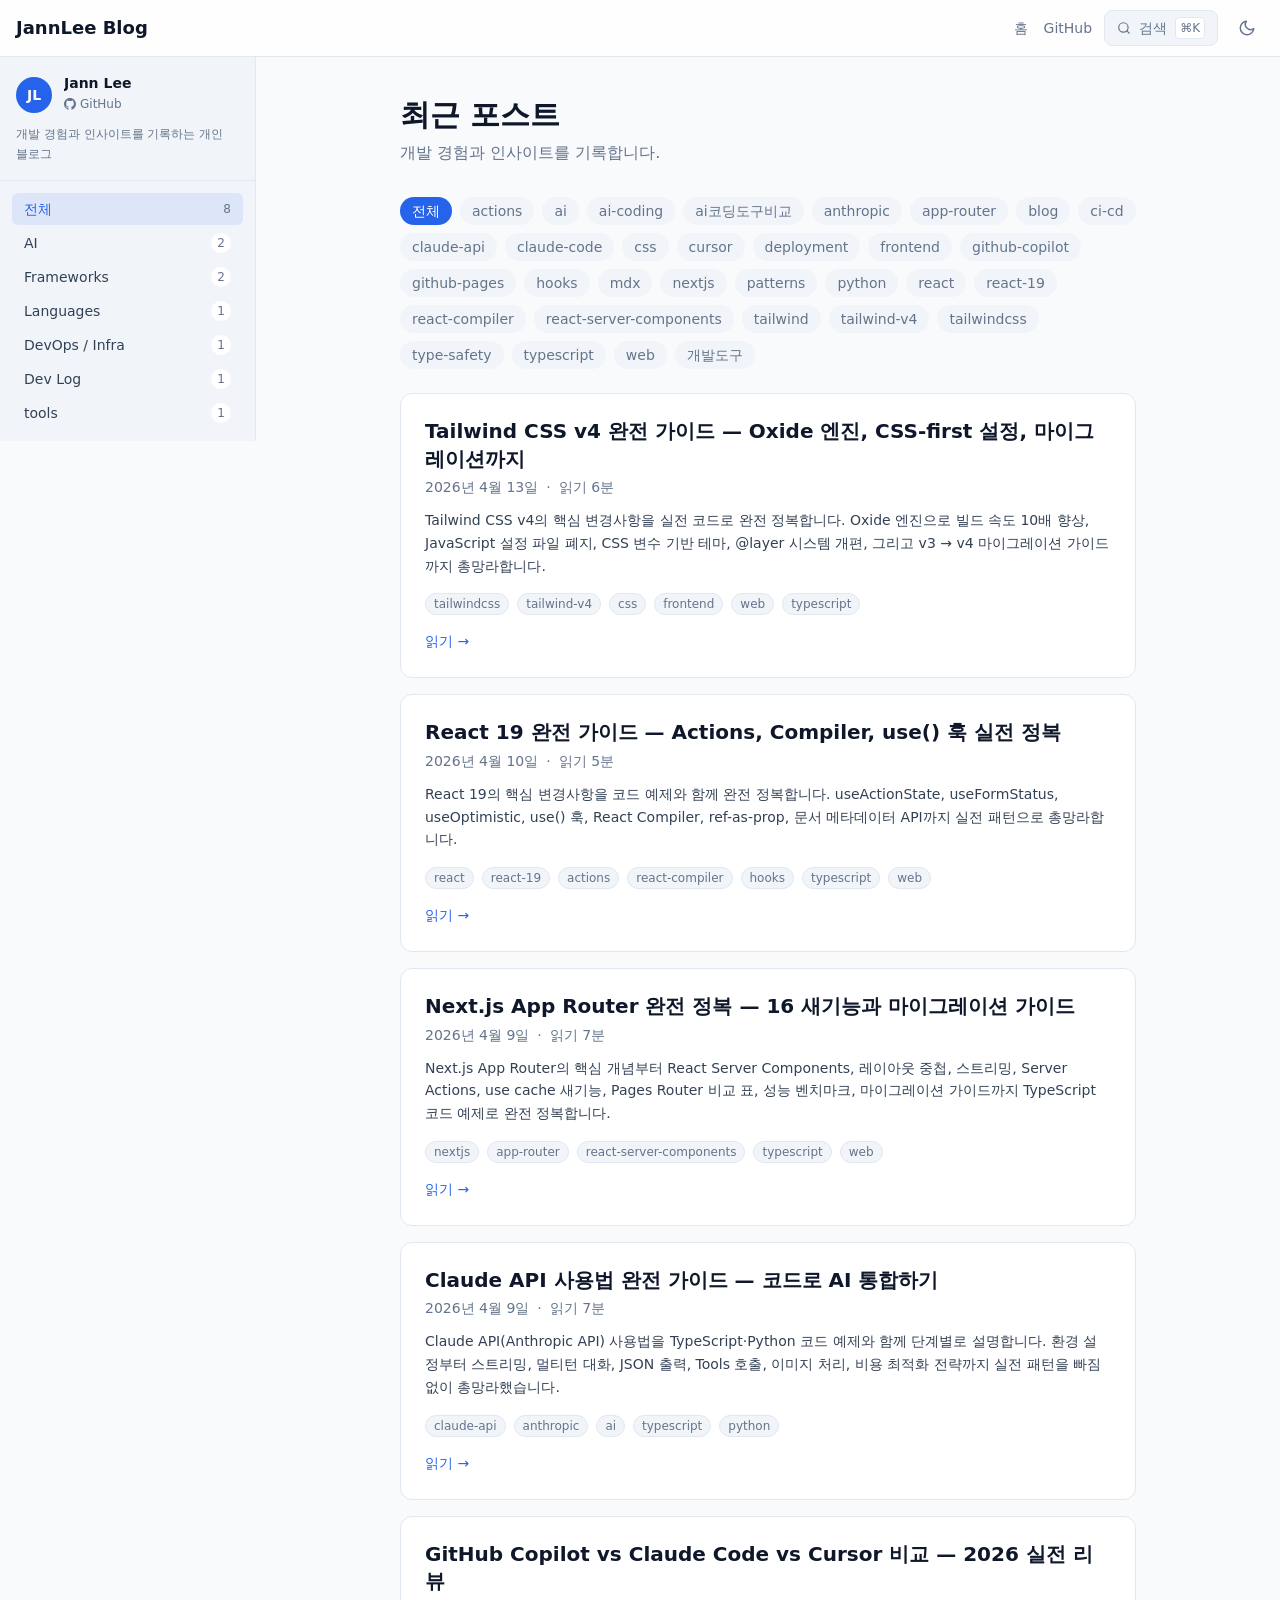
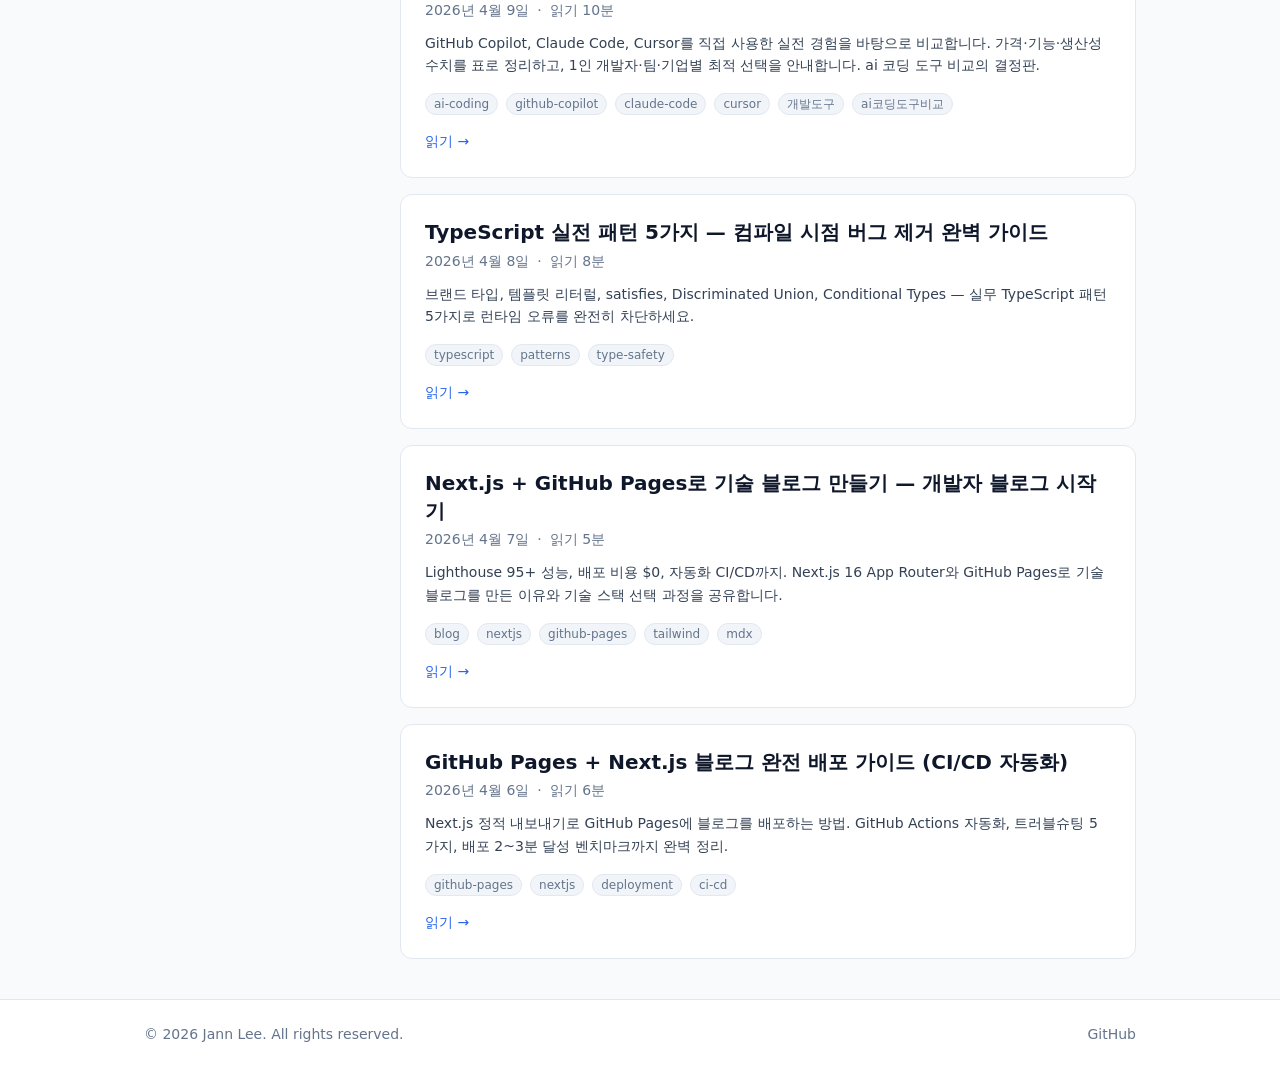
<file: index.html>
<!DOCTYPE html><html lang="ko"><head><meta charSet="utf-8"/><meta name="viewport" content="width=device-width, initial-scale=1"/><link rel="stylesheet" href="/_next/static/css/17ba43d0127fc4c3.css" data-precedence="next"/><link rel="preload" as="script" fetchPriority="low" href="/_next/static/chunks/webpack-68f22649503f8e75.js"/><script src="/_next/static/chunks/4bd1b696-b685cedb4c99dace.js" async=""></script><script src="/_next/static/chunks/684-a8720c6c3265c90c.js" async=""></script><script src="/_next/static/chunks/main-app-93a8c67df4db2783.js" async=""></script><script src="/_next/static/chunks/874-0aee904e76a1f1e0.js" async=""></script><script src="/_next/static/chunks/373-39822a50844eb384.js" async=""></script><script src="/_next/static/chunks/app/layout-85aafec7dfa8827e.js" async=""></script><script src="/_next/static/chunks/app/not-found-0bdc58c8d5526271.js" async=""></script><script src="/_next/static/chunks/app/page-3cab1a89126f252d.js" async=""></script><script src="/_next/static/chunks/app/global-error-a7d861edf33d36d5.js" async=""></script><title>JannLee Blog</title><meta name="description" content="개발 경험과 인사이트를 기록하는 개인 블로그"/><link rel="canonical" href="https://jannlee.github.io/"/><meta property="og:title" content="JannLee Blog"/><meta property="og:description" content="개발 경험과 인사이트를 기록하는 개인 블로그"/><meta property="og:url" content="https://jannlee.github.io/"/><meta property="og:site_name" content="JannLee Blog"/><meta property="og:locale" content="ko_KR"/><meta property="og:type" content="website"/><meta name="twitter:card" content="summary_large_image"/><meta name="twitter:title" content="JannLee Blog"/><meta name="twitter:description" content="개발 경험과 인사이트를 기록하는 개인 블로그"/><link rel="icon" href="/favicon.ico" type="image/x-icon" sizes="16x16"/><script>try{var t=localStorage.getItem('theme');if(t==='dark'||(!t&&window.matchMedia('(prefers-color-scheme: dark)').matches)){document.documentElement.classList.add('dark');}}catch(e){}</script><script type="application/ld+json">{"@context":"https://schema.org","@type":"WebSite","name":"JannLee Blog","url":"https://jannlee.github.io","description":"개발 경험과 인사이트를 기록하는 개인 블로그","inLanguage":"ko","author":{"@type":"Person","name":"Jann Lee","url":"https://github.com/JannLee"}}</script><script src="/_next/static/chunks/polyfills-42372ed130431b0a.js" noModule=""></script></head><body><div class="min-h-screen flex flex-col"><header class="sticky top-0 z-30 border-b border-[var(--border)] bg-[var(--bg-card)]/80 backdrop-blur-sm"><div class="flex items-center gap-3 px-4 h-14"><button aria-label="사이드바 열기" class="lg:hidden p-2 -ml-1 rounded-lg text-[var(--fg-muted)] hover:text-[var(--fg)] hover:bg-[var(--bg-subtle)] transition-colors"><svg xmlns="http://www.w3.org/2000/svg" width="20" height="20" viewBox="0 0 24 24" fill="none" stroke="currentColor" stroke-width="2" stroke-linecap="round" stroke-linejoin="round"><line x1="3" y1="6" x2="21" y2="6"></line><line x1="3" y1="12" x2="21" y2="12"></line><line x1="3" y1="18" x2="21" y2="18"></line></svg></button><a class="text-lg font-bold text-[var(--fg)] hover:text-[var(--accent)] transition-colors" href="/">JannLee Blog</a><div class="flex-1"></div><nav class="hidden sm:flex items-center gap-4 text-sm text-[var(--fg-muted)]"><a class="hover:text-[var(--fg)] transition-colors" href="/">홈</a><a href="https://github.com/JannLee" target="_blank" rel="noopener noreferrer" class="hover:text-[var(--fg)] transition-colors">GitHub</a></nav><button class="flex items-center gap-2 text-sm text-[var(--fg-muted)] hover:text-[var(--fg)] transition-colors border border-[var(--border)] rounded-lg px-3 py-1.5 hover:border-[var(--accent)]/50 bg-[var(--bg-subtle)]" aria-label="검색"><svg width="14" height="14" fill="none" viewBox="0 0 24 24" stroke="currentColor" stroke-width="2"><circle cx="11" cy="11" r="8"></circle><path stroke-linecap="round" d="M21 21l-4.35-4.35"></path></svg><span class="hidden sm:inline">검색</span><kbd class="hidden sm:inline text-xs bg-[var(--bg-card)] border border-[var(--border)] rounded px-1 py-0.5 font-mono text-[var(--fg-muted)]">⌘K</kbd></button><button aria-label="다크 모드로 전환" class="p-2 rounded-lg text-[var(--fg-muted)] hover:text-[var(--fg)] hover:bg-[var(--bg-subtle)] transition-colors"><svg xmlns="http://www.w3.org/2000/svg" width="18" height="18" viewBox="0 0 24 24" fill="none" stroke="currentColor" stroke-width="2" stroke-linecap="round" stroke-linejoin="round"><path d="M21 12.79A9 9 0 1 1 11.21 3 7 7 0 0 0 21 12.79z"></path></svg></button></div></header><div class="flex flex-1 items-start"><div class="hidden lg:block shrink-0 sticky top-14 self-start h-[calc(100vh-3.5rem)] overflow-y-auto"><aside class="flex flex-col w-[var(--sidebar-w,256px)] bg-[var(--bg-subtle)] border-r border-[var(--border)]"><div class="px-4 py-4 border-b border-[var(--border)]"><div class="flex items-center gap-3 mb-2"><div class="w-9 h-9 rounded-full bg-[var(--accent)] flex items-center justify-center text-white text-sm font-semibold shrink-0">JL</div><div class="min-w-0"><p class="text-sm font-semibold text-[var(--fg)] truncate">Jann Lee</p><a href="https://github.com/JannLee" target="_blank" rel="noopener noreferrer" class="inline-flex items-center gap-1 text-xs text-[var(--fg-muted)] hover:text-[var(--fg)] transition-colors"><svg xmlns="http://www.w3.org/2000/svg" width="12" height="12" viewBox="0 0 24 24" fill="currentColor"><path d="M12 0C5.374 0 0 5.373 0 12c0 5.302 3.438 9.8 8.207 11.387.599.111.793-.261.793-.577v-2.234c-3.338.726-4.033-1.416-4.033-1.416-.546-1.387-1.333-1.756-1.333-1.756-1.089-.745.083-.729.083-.729 1.205.084 1.839 1.237 1.839 1.237 1.07 1.834 2.807 1.304 3.492.997.107-.775.418-1.305.762-1.604-2.665-.305-5.467-1.334-5.467-5.931 0-1.311.469-2.381 1.236-3.221-.124-.303-.535-1.524.117-3.176 0 0 1.008-.322 3.301 1.23A11.509 11.509 0 0 1 12 5.803c1.02.005 2.047.138 3.006.404 2.291-1.552 3.297-1.23 3.297-1.23.653 1.653.242 2.874.118 3.176.77.84 1.235 1.911 1.235 3.221 0 4.609-2.807 5.624-5.479 5.921.43.372.823 1.102.823 2.222v3.293c0 .319.192.694.801.576C20.566 21.797 24 17.3 24 12c0-6.627-5.373-12-12-12z"></path></svg>GitHub</a></div></div><p class="text-xs text-[var(--fg-muted)] leading-relaxed">개발 경험과 인사이트를 기록하는 개인 블로그</p></div><!--$!--><template data-dgst="BAILOUT_TO_CLIENT_SIDE_RENDERING"></template><div class="p-3 text-xs text-[var(--fg-muted)]">로딩 중…</div><!--/$--></aside></div><div class="fixed inset-y-0 left-0 z-30 lg:hidden transform transition-transform duration-200 ease-in-out overflow-y-auto -translate-x-full"><aside class="flex flex-col w-[var(--sidebar-w,256px)] bg-[var(--bg-subtle)] border-r border-[var(--border)]"><div class="flex items-center justify-between px-4 py-3 border-b border-[var(--border)] lg:hidden"><span class="text-sm font-semibold text-[var(--fg)]">탐색</span><button aria-label="닫기" class="p-1.5 rounded-md text-[var(--fg-muted)] hover:text-[var(--fg)] hover:bg-[var(--bg-card)] transition-colors"><svg xmlns="http://www.w3.org/2000/svg" width="18" height="18" viewBox="0 0 24 24" fill="none" stroke="currentColor" stroke-width="2" stroke-linecap="round" stroke-linejoin="round"><line x1="18" y1="6" x2="6" y2="18"></line><line x1="6" y1="6" x2="18" y2="18"></line></svg></button></div><div class="px-4 py-4 border-b border-[var(--border)]"><div class="flex items-center gap-3 mb-2"><div class="w-9 h-9 rounded-full bg-[var(--accent)] flex items-center justify-center text-white text-sm font-semibold shrink-0">JL</div><div class="min-w-0"><p class="text-sm font-semibold text-[var(--fg)] truncate">Jann Lee</p><a href="https://github.com/JannLee" target="_blank" rel="noopener noreferrer" class="inline-flex items-center gap-1 text-xs text-[var(--fg-muted)] hover:text-[var(--fg)] transition-colors"><svg xmlns="http://www.w3.org/2000/svg" width="12" height="12" viewBox="0 0 24 24" fill="currentColor"><path d="M12 0C5.374 0 0 5.373 0 12c0 5.302 3.438 9.8 8.207 11.387.599.111.793-.261.793-.577v-2.234c-3.338.726-4.033-1.416-4.033-1.416-.546-1.387-1.333-1.756-1.333-1.756-1.089-.745.083-.729.083-.729 1.205.084 1.839 1.237 1.839 1.237 1.07 1.834 2.807 1.304 3.492.997.107-.775.418-1.305.762-1.604-2.665-.305-5.467-1.334-5.467-5.931 0-1.311.469-2.381 1.236-3.221-.124-.303-.535-1.524.117-3.176 0 0 1.008-.322 3.301 1.23A11.509 11.509 0 0 1 12 5.803c1.02.005 2.047.138 3.006.404 2.291-1.552 3.297-1.23 3.297-1.23.653 1.653.242 2.874.118 3.176.77.84 1.235 1.911 1.235 3.221 0 4.609-2.807 5.624-5.479 5.921.43.372.823 1.102.823 2.222v3.293c0 .319.192.694.801.576C20.566 21.797 24 17.3 24 12c0-6.627-5.373-12-12-12z"></path></svg>GitHub</a></div></div><p class="text-xs text-[var(--fg-muted)] leading-relaxed">개발 경험과 인사이트를 기록하는 개인 블로그</p></div><!--$!--><template data-dgst="BAILOUT_TO_CLIENT_SIDE_RENDERING"></template><div class="p-3 text-xs text-[var(--fg-muted)]">로딩 중…</div><!--/$--></aside></div><main class="flex-1 min-w-0"><div class="mx-auto max-w-3xl px-4 py-10"><h1 class="text-3xl font-bold text-[var(--fg)] mb-2">최근 포스트</h1><p class="text-[var(--fg-muted)] mb-8">개발 경험과 인사이트를 기록합니다.</p><!--$!--><template data-dgst="BAILOUT_TO_CLIENT_SIDE_RENDERING"></template><div class="flex flex-col gap-4"><article class="border border-[var(--border)] rounded-xl p-6 bg-[var(--bg-card)] hover:border-[var(--accent)]/50 hover:shadow-sm transition-all"><a class="group" href="/posts/tailwindcss-v4-complete-guide/"><h2 class="text-xl font-semibold text-[var(--fg)] group-hover:text-[var(--accent)] transition-colors mb-1 leading-snug">Tailwind CSS v4 완전 가이드 — Oxide 엔진, CSS-first 설정, 마이그레이션까지</h2></a><div class="flex items-center gap-2 mt-1"><time class="text-sm text-[var(--fg-muted)]" dateTime="2026-04-13">2026년 4월 13일</time><span class="text-[var(--fg-muted)] text-sm" aria-hidden="true">·</span><span class="text-sm text-[var(--fg-muted)]">읽기 <!-- -->6<!-- -->분</span></div><p class="mt-3 text-[var(--fg-secondary)] text-sm leading-relaxed">Tailwind CSS v4의 핵심 변경사항을 실전 코드로 완전 정복합니다. Oxide 엔진으로 빌드 속도 10배 향상, JavaScript 설정 파일 폐지, CSS 변수 기반 테마, @layer 시스템 개편, 그리고 v3 → v4 마이그레이션 가이드까지 총망라합니다.</p><div class="mt-4 flex flex-wrap gap-2"><span class="px-2 py-0.5 bg-[var(--bg-subtle)] text-[var(--fg-muted)] text-xs rounded-full border border-[var(--border)]">tailwindcss</span><span class="px-2 py-0.5 bg-[var(--bg-subtle)] text-[var(--fg-muted)] text-xs rounded-full border border-[var(--border)]">tailwind-v4</span><span class="px-2 py-0.5 bg-[var(--bg-subtle)] text-[var(--fg-muted)] text-xs rounded-full border border-[var(--border)]">css</span><span class="px-2 py-0.5 bg-[var(--bg-subtle)] text-[var(--fg-muted)] text-xs rounded-full border border-[var(--border)]">frontend</span><span class="px-2 py-0.5 bg-[var(--bg-subtle)] text-[var(--fg-muted)] text-xs rounded-full border border-[var(--border)]">web</span><span class="px-2 py-0.5 bg-[var(--bg-subtle)] text-[var(--fg-muted)] text-xs rounded-full border border-[var(--border)]">typescript</span></div><a class="mt-4 inline-block text-sm text-[var(--accent)] hover:text-[var(--accent-hover)] font-medium transition-colors" href="/posts/tailwindcss-v4-complete-guide/">읽기 →</a></article><article class="border border-[var(--border)] rounded-xl p-6 bg-[var(--bg-card)] hover:border-[var(--accent)]/50 hover:shadow-sm transition-all"><a class="group" href="/posts/react-19-complete-guide/"><h2 class="text-xl font-semibold text-[var(--fg)] group-hover:text-[var(--accent)] transition-colors mb-1 leading-snug">React 19 완전 가이드 — Actions, Compiler, use() 훅 실전 정복</h2></a><div class="flex items-center gap-2 mt-1"><time class="text-sm text-[var(--fg-muted)]" dateTime="2026-04-10">2026년 4월 10일</time><span class="text-[var(--fg-muted)] text-sm" aria-hidden="true">·</span><span class="text-sm text-[var(--fg-muted)]">읽기 <!-- -->5<!-- -->분</span></div><p class="mt-3 text-[var(--fg-secondary)] text-sm leading-relaxed">React 19의 핵심 변경사항을 코드 예제와 함께 완전 정복합니다. useActionState, useFormStatus, useOptimistic, use() 훅, React Compiler, ref-as-prop, 문서 메타데이터 API까지 실전 패턴으로 총망라합니다.</p><div class="mt-4 flex flex-wrap gap-2"><span class="px-2 py-0.5 bg-[var(--bg-subtle)] text-[var(--fg-muted)] text-xs rounded-full border border-[var(--border)]">react</span><span class="px-2 py-0.5 bg-[var(--bg-subtle)] text-[var(--fg-muted)] text-xs rounded-full border border-[var(--border)]">react-19</span><span class="px-2 py-0.5 bg-[var(--bg-subtle)] text-[var(--fg-muted)] text-xs rounded-full border border-[var(--border)]">actions</span><span class="px-2 py-0.5 bg-[var(--bg-subtle)] text-[var(--fg-muted)] text-xs rounded-full border border-[var(--border)]">react-compiler</span><span class="px-2 py-0.5 bg-[var(--bg-subtle)] text-[var(--fg-muted)] text-xs rounded-full border border-[var(--border)]">hooks</span><span class="px-2 py-0.5 bg-[var(--bg-subtle)] text-[var(--fg-muted)] text-xs rounded-full border border-[var(--border)]">typescript</span><span class="px-2 py-0.5 bg-[var(--bg-subtle)] text-[var(--fg-muted)] text-xs rounded-full border border-[var(--border)]">web</span></div><a class="mt-4 inline-block text-sm text-[var(--accent)] hover:text-[var(--accent-hover)] font-medium transition-colors" href="/posts/react-19-complete-guide/">읽기 →</a></article><article class="border border-[var(--border)] rounded-xl p-6 bg-[var(--bg-card)] hover:border-[var(--accent)]/50 hover:shadow-sm transition-all"><a class="group" href="/posts/nextjs-16-app-router-guide/"><h2 class="text-xl font-semibold text-[var(--fg)] group-hover:text-[var(--accent)] transition-colors mb-1 leading-snug">Next.js App Router 완전 정복 — 16 새기능과 마이그레이션 가이드</h2></a><div class="flex items-center gap-2 mt-1"><time class="text-sm text-[var(--fg-muted)]" dateTime="2026-04-09">2026년 4월 9일</time><span class="text-[var(--fg-muted)] text-sm" aria-hidden="true">·</span><span class="text-sm text-[var(--fg-muted)]">읽기 <!-- -->7<!-- -->분</span></div><p class="mt-3 text-[var(--fg-secondary)] text-sm leading-relaxed">Next.js App Router의 핵심 개념부터 React Server Components, 레이아웃 중첩, 스트리밍, Server Actions, use cache 새기능, Pages Router 비교 표, 성능 벤치마크, 마이그레이션 가이드까지 TypeScript 코드 예제로 완전 정복합니다.</p><div class="mt-4 flex flex-wrap gap-2"><span class="px-2 py-0.5 bg-[var(--bg-subtle)] text-[var(--fg-muted)] text-xs rounded-full border border-[var(--border)]">nextjs</span><span class="px-2 py-0.5 bg-[var(--bg-subtle)] text-[var(--fg-muted)] text-xs rounded-full border border-[var(--border)]">app-router</span><span class="px-2 py-0.5 bg-[var(--bg-subtle)] text-[var(--fg-muted)] text-xs rounded-full border border-[var(--border)]">react-server-components</span><span class="px-2 py-0.5 bg-[var(--bg-subtle)] text-[var(--fg-muted)] text-xs rounded-full border border-[var(--border)]">typescript</span><span class="px-2 py-0.5 bg-[var(--bg-subtle)] text-[var(--fg-muted)] text-xs rounded-full border border-[var(--border)]">web</span></div><a class="mt-4 inline-block text-sm text-[var(--accent)] hover:text-[var(--accent-hover)] font-medium transition-colors" href="/posts/nextjs-16-app-router-guide/">읽기 →</a></article><article class="border border-[var(--border)] rounded-xl p-6 bg-[var(--bg-card)] hover:border-[var(--accent)]/50 hover:shadow-sm transition-all"><a class="group" href="/posts/claude-api-guide/"><h2 class="text-xl font-semibold text-[var(--fg)] group-hover:text-[var(--accent)] transition-colors mb-1 leading-snug">Claude API 사용법 완전 가이드 — 코드로 AI 통합하기</h2></a><div class="flex items-center gap-2 mt-1"><time class="text-sm text-[var(--fg-muted)]" dateTime="2026-04-09">2026년 4월 9일</time><span class="text-[var(--fg-muted)] text-sm" aria-hidden="true">·</span><span class="text-sm text-[var(--fg-muted)]">읽기 <!-- -->7<!-- -->분</span></div><p class="mt-3 text-[var(--fg-secondary)] text-sm leading-relaxed">Claude API(Anthropic API) 사용법을 TypeScript·Python 코드 예제와 함께 단계별로 설명합니다. 환경 설정부터 스트리밍, 멀티턴 대화, JSON 출력, Tools 호출, 이미지 처리, 비용 최적화 전략까지 실전 패턴을 빠짐없이 총망라했습니다.</p><div class="mt-4 flex flex-wrap gap-2"><span class="px-2 py-0.5 bg-[var(--bg-subtle)] text-[var(--fg-muted)] text-xs rounded-full border border-[var(--border)]">claude-api</span><span class="px-2 py-0.5 bg-[var(--bg-subtle)] text-[var(--fg-muted)] text-xs rounded-full border border-[var(--border)]">anthropic</span><span class="px-2 py-0.5 bg-[var(--bg-subtle)] text-[var(--fg-muted)] text-xs rounded-full border border-[var(--border)]">ai</span><span class="px-2 py-0.5 bg-[var(--bg-subtle)] text-[var(--fg-muted)] text-xs rounded-full border border-[var(--border)]">typescript</span><span class="px-2 py-0.5 bg-[var(--bg-subtle)] text-[var(--fg-muted)] text-xs rounded-full border border-[var(--border)]">python</span></div><a class="mt-4 inline-block text-sm text-[var(--accent)] hover:text-[var(--accent-hover)] font-medium transition-colors" href="/posts/claude-api-guide/">읽기 →</a></article><article class="border border-[var(--border)] rounded-xl p-6 bg-[var(--bg-card)] hover:border-[var(--accent)]/50 hover:shadow-sm transition-all"><a class="group" href="/posts/ai-coding-tools-comparison-2026/"><h2 class="text-xl font-semibold text-[var(--fg)] group-hover:text-[var(--accent)] transition-colors mb-1 leading-snug">GitHub Copilot vs Claude Code vs Cursor 비교 — 2026 실전 리뷰</h2></a><div class="flex items-center gap-2 mt-1"><time class="text-sm text-[var(--fg-muted)]" dateTime="2026-04-09">2026년 4월 9일</time><span class="text-[var(--fg-muted)] text-sm" aria-hidden="true">·</span><span class="text-sm text-[var(--fg-muted)]">읽기 <!-- -->10<!-- -->분</span></div><p class="mt-3 text-[var(--fg-secondary)] text-sm leading-relaxed">GitHub Copilot, Claude Code, Cursor를 직접 사용한 실전 경험을 바탕으로 비교합니다. 가격·기능·생산성 수치를 표로 정리하고, 1인 개발자·팀·기업별 최적 선택을 안내합니다. ai 코딩 도구 비교의 결정판.</p><div class="mt-4 flex flex-wrap gap-2"><span class="px-2 py-0.5 bg-[var(--bg-subtle)] text-[var(--fg-muted)] text-xs rounded-full border border-[var(--border)]">ai-coding</span><span class="px-2 py-0.5 bg-[var(--bg-subtle)] text-[var(--fg-muted)] text-xs rounded-full border border-[var(--border)]">github-copilot</span><span class="px-2 py-0.5 bg-[var(--bg-subtle)] text-[var(--fg-muted)] text-xs rounded-full border border-[var(--border)]">claude-code</span><span class="px-2 py-0.5 bg-[var(--bg-subtle)] text-[var(--fg-muted)] text-xs rounded-full border border-[var(--border)]">cursor</span><span class="px-2 py-0.5 bg-[var(--bg-subtle)] text-[var(--fg-muted)] text-xs rounded-full border border-[var(--border)]">개발도구</span><span class="px-2 py-0.5 bg-[var(--bg-subtle)] text-[var(--fg-muted)] text-xs rounded-full border border-[var(--border)]">ai코딩도구비교</span></div><a class="mt-4 inline-block text-sm text-[var(--accent)] hover:text-[var(--accent-hover)] font-medium transition-colors" href="/posts/ai-coding-tools-comparison-2026/">읽기 →</a></article><article class="border border-[var(--border)] rounded-xl p-6 bg-[var(--bg-card)] hover:border-[var(--accent)]/50 hover:shadow-sm transition-all"><a class="group" href="/posts/typescript-practical-patterns/"><h2 class="text-xl font-semibold text-[var(--fg)] group-hover:text-[var(--accent)] transition-colors mb-1 leading-snug">TypeScript 실전 패턴 5가지 — 컴파일 시점 버그 제거 완벽 가이드</h2></a><div class="flex items-center gap-2 mt-1"><time class="text-sm text-[var(--fg-muted)]" dateTime="2026-04-08">2026년 4월 8일</time><span class="text-[var(--fg-muted)] text-sm" aria-hidden="true">·</span><span class="text-sm text-[var(--fg-muted)]">읽기 <!-- -->8<!-- -->분</span></div><p class="mt-3 text-[var(--fg-secondary)] text-sm leading-relaxed">브랜드 타입, 템플릿 리터럴, satisfies, Discriminated Union, Conditional Types — 실무 TypeScript 패턴 5가지로 런타임 오류를 완전히 차단하세요.</p><div class="mt-4 flex flex-wrap gap-2"><span class="px-2 py-0.5 bg-[var(--bg-subtle)] text-[var(--fg-muted)] text-xs rounded-full border border-[var(--border)]">typescript</span><span class="px-2 py-0.5 bg-[var(--bg-subtle)] text-[var(--fg-muted)] text-xs rounded-full border border-[var(--border)]">patterns</span><span class="px-2 py-0.5 bg-[var(--bg-subtle)] text-[var(--fg-muted)] text-xs rounded-full border border-[var(--border)]">type-safety</span></div><a class="mt-4 inline-block text-sm text-[var(--accent)] hover:text-[var(--accent-hover)] font-medium transition-colors" href="/posts/typescript-practical-patterns/">읽기 →</a></article><article class="border border-[var(--border)] rounded-xl p-6 bg-[var(--bg-card)] hover:border-[var(--accent)]/50 hover:shadow-sm transition-all"><a class="group" href="/posts/hello-world/"><h2 class="text-xl font-semibold text-[var(--fg)] group-hover:text-[var(--accent)] transition-colors mb-1 leading-snug">Next.js + GitHub Pages로 기술 블로그 만들기 — 개발자 블로그 시작기</h2></a><div class="flex items-center gap-2 mt-1"><time class="text-sm text-[var(--fg-muted)]" dateTime="2026-04-07">2026년 4월 7일</time><span class="text-[var(--fg-muted)] text-sm" aria-hidden="true">·</span><span class="text-sm text-[var(--fg-muted)]">읽기 <!-- -->5<!-- -->분</span></div><p class="mt-3 text-[var(--fg-secondary)] text-sm leading-relaxed">Lighthouse 95+ 성능, 배포 비용 $0, 자동화 CI/CD까지. Next.js 16 App Router와 GitHub Pages로 기술 블로그를 만든 이유와 기술 스택 선택 과정을 공유합니다.</p><div class="mt-4 flex flex-wrap gap-2"><span class="px-2 py-0.5 bg-[var(--bg-subtle)] text-[var(--fg-muted)] text-xs rounded-full border border-[var(--border)]">blog</span><span class="px-2 py-0.5 bg-[var(--bg-subtle)] text-[var(--fg-muted)] text-xs rounded-full border border-[var(--border)]">nextjs</span><span class="px-2 py-0.5 bg-[var(--bg-subtle)] text-[var(--fg-muted)] text-xs rounded-full border border-[var(--border)]">github-pages</span><span class="px-2 py-0.5 bg-[var(--bg-subtle)] text-[var(--fg-muted)] text-xs rounded-full border border-[var(--border)]">tailwind</span><span class="px-2 py-0.5 bg-[var(--bg-subtle)] text-[var(--fg-muted)] text-xs rounded-full border border-[var(--border)]">mdx</span></div><a class="mt-4 inline-block text-sm text-[var(--accent)] hover:text-[var(--accent-hover)] font-medium transition-colors" href="/posts/hello-world/">읽기 →</a></article><article class="border border-[var(--border)] rounded-xl p-6 bg-[var(--bg-card)] hover:border-[var(--accent)]/50 hover:shadow-sm transition-all"><a class="group" href="/posts/github-pages-setup/"><h2 class="text-xl font-semibold text-[var(--fg)] group-hover:text-[var(--accent)] transition-colors mb-1 leading-snug">GitHub Pages + Next.js 블로그 완전 배포 가이드 (CI/CD 자동화)</h2></a><div class="flex items-center gap-2 mt-1"><time class="text-sm text-[var(--fg-muted)]" dateTime="2026-04-06">2026년 4월 6일</time><span class="text-[var(--fg-muted)] text-sm" aria-hidden="true">·</span><span class="text-sm text-[var(--fg-muted)]">읽기 <!-- -->6<!-- -->분</span></div><p class="mt-3 text-[var(--fg-secondary)] text-sm leading-relaxed">Next.js 정적 내보내기로 GitHub Pages에 블로그를 배포하는 방법. GitHub Actions 자동화, 트러블슈팅 5가지, 배포 2~3분 달성 벤치마크까지 완벽 정리.</p><div class="mt-4 flex flex-wrap gap-2"><span class="px-2 py-0.5 bg-[var(--bg-subtle)] text-[var(--fg-muted)] text-xs rounded-full border border-[var(--border)]">github-pages</span><span class="px-2 py-0.5 bg-[var(--bg-subtle)] text-[var(--fg-muted)] text-xs rounded-full border border-[var(--border)]">nextjs</span><span class="px-2 py-0.5 bg-[var(--bg-subtle)] text-[var(--fg-muted)] text-xs rounded-full border border-[var(--border)]">deployment</span><span class="px-2 py-0.5 bg-[var(--bg-subtle)] text-[var(--fg-muted)] text-xs rounded-full border border-[var(--border)]">ci-cd</span></div><a class="mt-4 inline-block text-sm text-[var(--accent)] hover:text-[var(--accent-hover)] font-medium transition-colors" href="/posts/github-pages-setup/">읽기 →</a></article></div><!--/$--></div></main></div><footer class="border-t border-[var(--border)] bg-[var(--bg-card)]"><div class="mx-auto max-w-5xl px-4 py-6 flex flex-col sm:flex-row items-center justify-between gap-2 text-sm text-[var(--fg-muted)]"><p>© <!-- -->2026<!-- --> <!-- -->Jann Lee<!-- -->. All rights reserved.</p><a href="https://github.com/JannLee" target="_blank" rel="noopener noreferrer" class="hover:text-[var(--fg)] transition-colors">GitHub</a></div></footer></div><script src="/_next/static/chunks/webpack-68f22649503f8e75.js" async=""></script><script>(self.__next_f=self.__next_f||[]).push([0])</script><script>self.__next_f.push([1,"1:\"$Sreact.fragment\"\n2:I[3081,[\"874\",\"static/chunks/874-0aee904e76a1f1e0.js\",\"373\",\"static/chunks/373-39822a50844eb384.js\",\"177\",\"static/chunks/app/layout-85aafec7dfa8827e.js\"],\"default\"]\n3:I[7555,[],\"\"]\n4:I[1295,[],\"\"]\n5:I[6874,[\"874\",\"static/chunks/874-0aee904e76a1f1e0.js\",\"345\",\"static/chunks/app/not-found-0bdc58c8d5526271.js\"],\"\"]\n6:I[6981,[\"874\",\"static/chunks/874-0aee904e76a1f1e0.js\",\"974\",\"static/chunks/app/page-3cab1a89126f252d.js\"],\"default\"]\n7:I[9665,[],\"OutletBoundary\"]\na:I[9665,[],\"ViewportBoundary\"]\nc:I[9665,[],\"MetadataBoundary\"]\ne:I[3188,[\"219\",\"static/chunks/app/global-error-a7d861edf33d36d5.js\"],\"default\"]\n:HL[\"/_next/static/css/17ba43d0127fc4c3.css\",\"style\"]\n"])</script><script>self.__next_f.push([1,"0:{\"P\":null,\"b\":\"GPMy5UQ3zCfLeu86Sz0x3\",\"p\":\"\",\"c\":[\"\",\"\"],\"i\":false,\"f\":[[[\"\",{\"children\":[\"__PAGE__\",{}]},\"$undefined\",\"$undefined\",true],[\"\",[\"$\",\"$1\",\"c\",{\"children\":[[[\"$\",\"link\",\"0\",{\"rel\":\"stylesheet\",\"href\":\"/_next/static/css/17ba43d0127fc4c3.css\",\"precedence\":\"next\",\"crossOrigin\":\"$undefined\",\"nonce\":\"$undefined\"}]],[\"$\",\"html\",null,{\"lang\":\"ko\",\"suppressHydrationWarning\":true,\"children\":[[\"$\",\"head\",null,{\"children\":[[\"$\",\"script\",null,{\"dangerouslySetInnerHTML\":{\"__html\":\"try{var t=localStorage.getItem('theme');if(t==='dark'||(!t\u0026\u0026window.matchMedia('(prefers-color-scheme: dark)').matches)){document.documentElement.classList.add('dark');}}catch(e){}\"}}],[\"$\",\"script\",null,{\"type\":\"application/ld+json\",\"dangerouslySetInnerHTML\":{\"__html\":\"{\\\"@context\\\":\\\"https://schema.org\\\",\\\"@type\\\":\\\"WebSite\\\",\\\"name\\\":\\\"JannLee Blog\\\",\\\"url\\\":\\\"https://jannlee.github.io\\\",\\\"description\\\":\\\"개발 경험과 인사이트를 기록하는 개인 블로그\\\",\\\"inLanguage\\\":\\\"ko\\\",\\\"author\\\":{\\\"@type\\\":\\\"Person\\\",\\\"name\\\":\\\"Jann Lee\\\",\\\"url\\\":\\\"https://github.com/JannLee\\\"}}\"}}]]}],[\"$\",\"body\",null,{\"children\":[\"$\",\"$L2\",null,{\"posts\":[{\"slug\":\"tailwindcss-v4-complete-guide\",\"frontmatter\":{\"title\":\"Tailwind CSS v4 완전 가이드 — Oxide 엔진, CSS-first 설정, 마이그레이션까지\",\"date\":\"2026-04-13\",\"description\":\"Tailwind CSS v4의 핵심 변경사항을 실전 코드로 완전 정복합니다. Oxide 엔진으로 빌드 속도 10배 향상, JavaScript 설정 파일 폐지, CSS 변수 기반 테마, @layer 시스템 개편, 그리고 v3 → v4 마이그레이션 가이드까지 총망라합니다.\",\"category\":\"tools\",\"subcategory\":\"css\",\"tags\":[\"tailwindcss\",\"tailwind-v4\",\"css\",\"frontend\",\"web\",\"typescript\"],\"draft\":false},\"readingTimeMin\":6},{\"slug\":\"react-19-complete-guide\",\"frontmatter\":{\"title\":\"React 19 완전 가이드 — Actions, Compiler, use() 훅 실전 정복\",\"date\":\"2026-04-10\",\"description\":\"React 19의 핵심 변경사항을 코드 예제와 함께 완전 정복합니다. useActionState, useFormStatus, useOptimistic, use() 훅, React Compiler, ref-as-prop, 문서 메타데이터 API까지 실전 패턴으로 총망라합니다.\",\"category\":\"frameworks\",\"subcategory\":\"react\",\"tags\":[\"react\",\"react-19\",\"actions\",\"react-compiler\",\"hooks\",\"typescript\",\"web\"],\"draft\":false},\"readingTimeMin\":5},{\"slug\":\"nextjs-16-app-router-guide\",\"frontmatter\":{\"title\":\"Next.js App Router 완전 정복 — 16 새기능과 마이그레이션 가이드\",\"date\":\"2026-04-09\",\"description\":\"Next.js App Router의 핵심 개념부터 React Server Components, 레이아웃 중첩, 스트리밍, Server Actions, use cache 새기능, Pages Router 비교 표, 성능 벤치마크, 마이그레이션 가이드까지 TypeScript 코드 예제로 완전 정복합니다.\",\"category\":\"frameworks\",\"subcategory\":\"nextjs\",\"tags\":[\"nextjs\",\"app-router\",\"react-server-components\",\"typescript\",\"web\"],\"draft\":false},\"readingTimeMin\":7},{\"slug\":\"claude-api-guide\",\"frontmatter\":{\"title\":\"Claude API 사용법 완전 가이드 — 코드로 AI 통합하기\",\"date\":\"2026-04-09\",\"description\":\"Claude API(Anthropic API) 사용법을 TypeScript·Python 코드 예제와 함께 단계별로 설명합니다. 환경 설정부터 스트리밍, 멀티턴 대화, JSON 출력, Tools 호출, 이미지 처리, 비용 최적화 전략까지 실전 패턴을 빠짐없이 총망라했습니다.\",\"category\":\"ai\",\"subcategory\":\"claude\",\"tags\":[\"claude-api\",\"anthropic\",\"ai\",\"typescript\",\"python\"],\"draft\":false},\"readingTimeMin\":7},{\"slug\":\"ai-coding-tools-comparison-2026\",\"frontmatter\":{\"title\":\"GitHub Copilot vs Claude Code vs Cursor 비교 — 2026 실전 리뷰\",\"date\":\"2026-04-09\",\"description\":\"GitHub Copilot, Claude Code, Cursor를 직접 사용한 실전 경험을 바탕으로 비교합니다. 가격·기능·생산성 수치를 표로 정리하고, 1인 개발자·팀·기업별 최적 선택을 안내합니다. ai 코딩 도구 비교의 결정판.\",\"category\":\"ai\",\"subcategory\":\"tools\",\"tags\":[\"ai-coding\",\"github-copilot\",\"claude-code\",\"cursor\",\"개발도구\",\"ai코딩도구비교\"],\"draft\":false},\"readingTimeMin\":10},{\"slug\":\"typescript-practical-patterns\",\"frontmatter\":{\"title\":\"TypeScript 실전 패턴 5가지 — 컴파일 시점 버그 제거 완벽 가이드\",\"date\":\"2026-04-08\",\"description\":\"브랜드 타입, 템플릿 리터럴, satisfies, Discriminated Union, Conditional Types — 실무 TypeScript 패턴 5가지로 런타임 오류를 완전히 차단하세요.\",\"category\":\"languages\",\"subcategory\":\"typescript\",\"tags\":[\"typescript\",\"patterns\",\"type-safety\"],\"draft\":false},\"readingTimeMin\":8},{\"slug\":\"hello-world\",\"frontmatter\":{\"title\":\"Next.js + GitHub Pages로 기술 블로그 만들기 — 개발자 블로그 시작기\",\"date\":\"2026-04-07\",\"description\":\"Lighthouse 95+ 성능, 배포 비용 $0, 자동화 CI/CD까지. Next.js 16 App Router와 GitHub Pages로 기술 블로그를 만든 이유와 기술 스택 선택 과정을 공유합니다.\",\"category\":\"dev-log\",\"subcategory\":\"retrospective\",\"tags\":[\"blog\",\"nextjs\",\"github-pages\",\"tailwind\",\"mdx\"],\"draft\":false},\"readingTimeMin\":5},{\"slug\":\"github-pages-setup\",\"frontmatter\":{\"title\":\"GitHub Pages + Next.js 블로그 완전 배포 가이드 (CI/CD 자동화)\",\"date\":\"2026-04-06\",\"description\":\"Next.js 정적 내보내기로 GitHub Pages에 블로그를 배포하는 방법. GitHub Actions 자동화, 트러블슈팅 5가지, 배포 2~3분 달성 벤치마크까지 완벽 정리.\",\"category\":\"devops-infra\",\"subcategory\":\"deployment\",\"tags\":[\"github-pages\",\"nextjs\",\"deployment\",\"ci-cd\"],\"draft\":false},\"readingTimeMin\":6}],\"children\":[\"$\",\"$L3\",null,{\"parallelRouterKey\":\"children\",\"error\":\"$undefined\",\"errorStyles\":\"$undefined\",\"errorScripts\":\"$undefined\",\"template\":[\"$\",\"$L4\",null,{}],\"templateStyles\":\"$undefined\",\"templateScripts\":\"$undefined\",\"notFound\":[[\"$\",\"div\",null,{\"className\":\"mx-auto max-w-3xl px-4 py-10 text-center\",\"children\":[[\"$\",\"h2\",null,{\"className\":\"text-2xl font-bold text-[var(--fg)] mb-4\",\"children\":\"페이지를 찾을 수 없습니다\"}],[\"$\",\"p\",null,{\"className\":\"text-[var(--fg-muted)] mb-8\",\"children\":\"요청한 페이지가 존재하지 않습니다.\"}],[\"$\",\"$L5\",null,{\"href\":\"/\",\"className\":\"text-[var(--accent)] hover:text-[var(--accent-hover)] font-medium\",\"children\":\"홈으로 돌아가기 →\"}]]}],[]],\"forbidden\":\"$undefined\",\"unauthorized\":\"$undefined\"}]}]}]]}]]}],{\"children\":[\"__PAGE__\",[\"$\",\"$1\",\"c\",{\"children\":[[\"$\",\"div\",null,{\"className\":\"mx-auto max-w-3xl px-4 py-10\",\"children\":[[\"$\",\"h1\",null,{\"className\":\"text-3xl font-bold text-[var(--fg)] mb-2\",\"children\":\"최근 포스트\"}],[\"$\",\"p\",null,{\"className\":\"text-[var(--fg-muted)] mb-8\",\"children\":\"개발 경험과 인사이트를 기록합니다.\"}],[\"$\",\"$L6\",null,{\"posts\":[{\"slug\":\"tailwindcss-v4-complete-guide\",\"frontmatter\":\"$0:f:0:1:1:props:children:1:props:children:1:props:children:props:posts:0:frontmatter\",\"readingTimeMin\":6},{\"slug\":\"react-19-complete-guide\",\"frontmatter\":\"$0:f:0:1:1:props:children:1:props:children:1:props:children:props:posts:1:frontmatter\",\"readingTimeMin\":5},{\"slug\":\"nextjs-16-app-router-guide\",\"frontmatter\":\"$0:f:0:1:1:props:children:1:props:children:1:props:children:props:posts:2:frontmatter\",\"readingTimeMin\":7},{\"slug\":\"claude-api-guide\",\"frontmatter\":\"$0:f:0:1:1:props:children:1:props:children:1:props:children:props:posts:3:frontmatter\",\"readingTimeMin\":7},{\"slug\":\"ai-coding-tools-comparison-2026\",\"frontmatter\":\"$0:f:0:1:1:props:children:1:props:children:1:props:children:props:posts:4:frontmatter\",\"readingTimeMin\":10},{\"slug\":\"typescript-practical-patterns\",\"frontmatter\":\"$0:f:0:1:1:props:children:1:props:children:1:props:children:props:posts:5:frontmatter\",\"readingTimeMin\":8},{\"slug\":\"hello-world\",\"frontmatter\":\"$0:f:0:1:1:props:children:1:props:children:1:props:children:props:posts:6:frontmatter\",\"readingTimeMin\":5},{\"slug\":\"github-pages-setup\",\"frontmatter\":\"$0:f:0:1:1:props:children:1:props:children:1:props:children:props:posts:7:frontmatter\",\"readingTimeMin\":6}],\"allTags\":[\"actions\",\"ai\",\"ai-coding\",\"ai코딩도구비교\",\"anthropic\",\"app-router\",\"blog\",\"ci-cd\",\"claude-api\",\"claude-code\",\"css\",\"cursor\",\"deployment\",\"frontend\",\"github-copilot\",\"github-pages\",\"hooks\",\"mdx\",\"nextjs\",\"patterns\",\"python\",\"react\",\"react-19\",\"react-compiler\",\"react-server-components\",\"tailwind\",\"tailwind-v4\",\"tailwindcss\",\"type-safety\",\"typescript\",\"web\",\"개발도구\"]}]]}],\"$undefined\",null,[\"$\",\"$L7\",null,{\"children\":[\"$L8\",\"$L9\",null]}]]}],{},null,false]},null,false],[\"$\",\"$1\",\"h\",{\"children\":[null,[\"$\",\"$1\",\"0IECVMoWIzPUb8SBwZoCa\",{\"children\":[[\"$\",\"$La\",null,{\"children\":\"$Lb\"}],null]}],[\"$\",\"$Lc\",null,{\"children\":\"$Ld\"}]]}],false]],\"m\":\"$undefined\",\"G\":[\"$e\",[]],\"s\":false,\"S\":true}\n"])</script><script>self.__next_f.push([1,"b:[[\"$\",\"meta\",\"0\",{\"charSet\":\"utf-8\"}],[\"$\",\"meta\",\"1\",{\"name\":\"viewport\",\"content\":\"width=device-width, initial-scale=1\"}]]\n8:null\n"])</script><script>self.__next_f.push([1,"9:null\nd:[[\"$\",\"title\",\"0\",{\"children\":\"JannLee Blog\"}],[\"$\",\"meta\",\"1\",{\"name\":\"description\",\"content\":\"개발 경험과 인사이트를 기록하는 개인 블로그\"}],[\"$\",\"link\",\"2\",{\"rel\":\"canonical\",\"href\":\"https://jannlee.github.io/\"}],[\"$\",\"meta\",\"3\",{\"property\":\"og:title\",\"content\":\"JannLee Blog\"}],[\"$\",\"meta\",\"4\",{\"property\":\"og:description\",\"content\":\"개발 경험과 인사이트를 기록하는 개인 블로그\"}],[\"$\",\"meta\",\"5\",{\"property\":\"og:url\",\"content\":\"https://jannlee.github.io/\"}],[\"$\",\"meta\",\"6\",{\"property\":\"og:site_name\",\"content\":\"JannLee Blog\"}],[\"$\",\"meta\",\"7\",{\"property\":\"og:locale\",\"content\":\"ko_KR\"}],[\"$\",\"meta\",\"8\",{\"property\":\"og:type\",\"content\":\"website\"}],[\"$\",\"meta\",\"9\",{\"name\":\"twitter:card\",\"content\":\"summary_large_image\"}],[\"$\",\"meta\",\"10\",{\"name\":\"twitter:title\",\"content\":\"JannLee Blog\"}],[\"$\",\"meta\",\"11\",{\"name\":\"twitter:description\",\"content\":\"개발 경험과 인사이트를 기록하는 개인 블로그\"}],[\"$\",\"link\",\"12\",{\"rel\":\"icon\",\"href\":\"/favicon.ico\",\"type\":\"image/x-icon\",\"sizes\":\"16x16\"}]]\n"])</script></body></html>
</file>
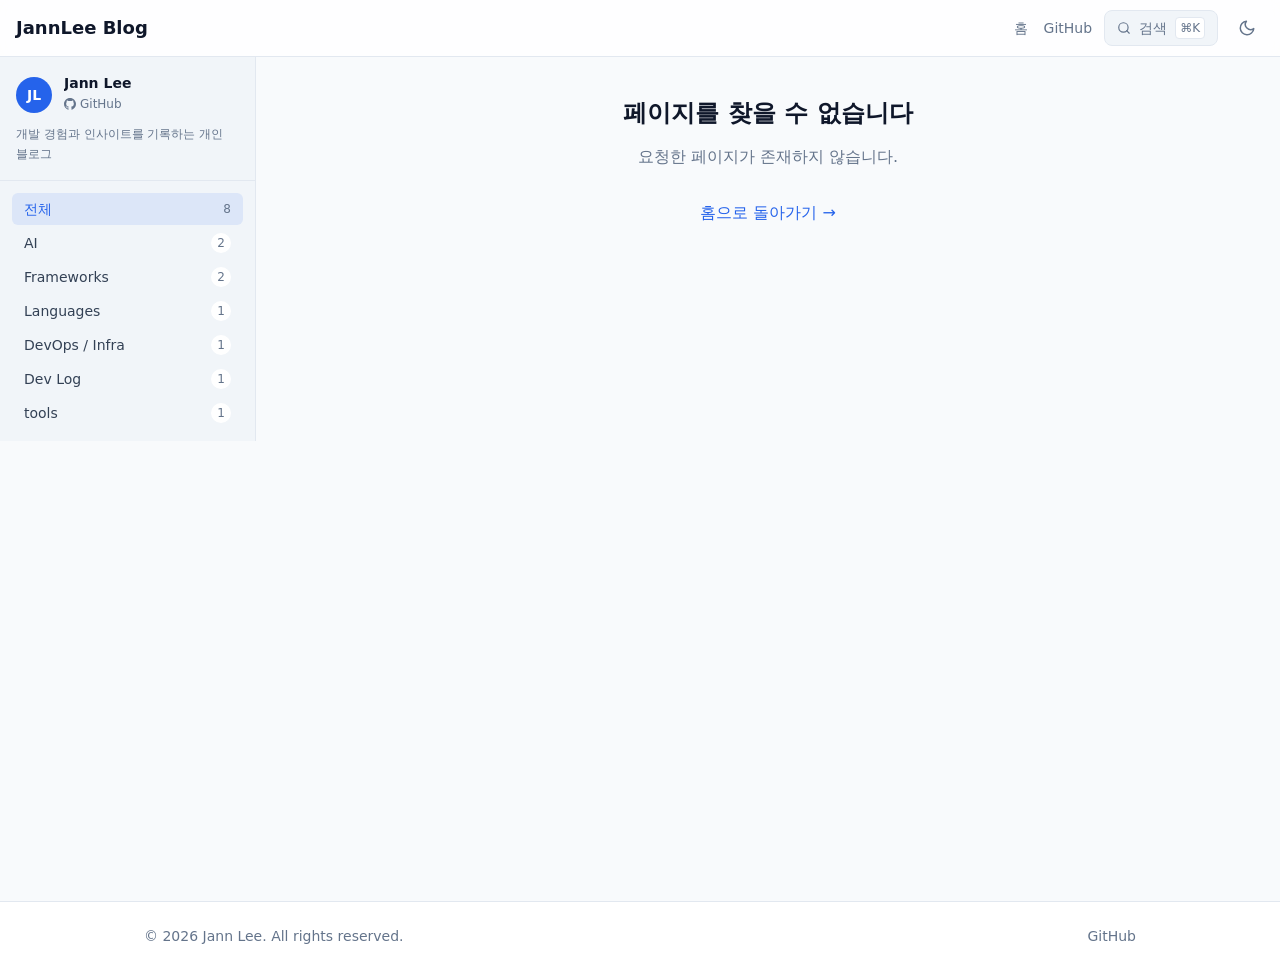
<file: 404/index.html>
<!DOCTYPE html><html lang="ko"><head><meta charSet="utf-8"/><meta name="viewport" content="width=device-width, initial-scale=1"/><link rel="stylesheet" href="/_next/static/css/17ba43d0127fc4c3.css" data-precedence="next"/><link rel="preload" as="script" fetchPriority="low" href="/_next/static/chunks/webpack-68f22649503f8e75.js"/><script src="/_next/static/chunks/4bd1b696-b685cedb4c99dace.js" async=""></script><script src="/_next/static/chunks/684-a8720c6c3265c90c.js" async=""></script><script src="/_next/static/chunks/main-app-93a8c67df4db2783.js" async=""></script><script src="/_next/static/chunks/874-0aee904e76a1f1e0.js" async=""></script><script src="/_next/static/chunks/373-39822a50844eb384.js" async=""></script><script src="/_next/static/chunks/app/layout-85aafec7dfa8827e.js" async=""></script><script src="/_next/static/chunks/app/not-found-0bdc58c8d5526271.js" async=""></script><script src="/_next/static/chunks/app/global-error-a7d861edf33d36d5.js" async=""></script><meta name="robots" content="noindex"/><title>JannLee Blog</title><meta name="description" content="개발 경험과 인사이트를 기록하는 개인 블로그"/><link rel="canonical" href="https://jannlee.github.io/"/><meta property="og:title" content="JannLee Blog"/><meta property="og:description" content="개발 경험과 인사이트를 기록하는 개인 블로그"/><meta property="og:url" content="https://jannlee.github.io/"/><meta property="og:site_name" content="JannLee Blog"/><meta property="og:locale" content="ko_KR"/><meta property="og:type" content="website"/><meta name="twitter:card" content="summary_large_image"/><meta name="twitter:title" content="JannLee Blog"/><meta name="twitter:description" content="개발 경험과 인사이트를 기록하는 개인 블로그"/><link rel="icon" href="/favicon.ico" type="image/x-icon" sizes="16x16"/><script>try{var t=localStorage.getItem('theme');if(t==='dark'||(!t&&window.matchMedia('(prefers-color-scheme: dark)').matches)){document.documentElement.classList.add('dark');}}catch(e){}</script><script type="application/ld+json">{"@context":"https://schema.org","@type":"WebSite","name":"JannLee Blog","url":"https://jannlee.github.io","description":"개발 경험과 인사이트를 기록하는 개인 블로그","inLanguage":"ko","author":{"@type":"Person","name":"Jann Lee","url":"https://github.com/JannLee"}}</script><script src="/_next/static/chunks/polyfills-42372ed130431b0a.js" noModule=""></script></head><body><div class="min-h-screen flex flex-col"><header class="sticky top-0 z-30 border-b border-[var(--border)] bg-[var(--bg-card)]/80 backdrop-blur-sm"><div class="flex items-center gap-3 px-4 h-14"><button aria-label="사이드바 열기" class="lg:hidden p-2 -ml-1 rounded-lg text-[var(--fg-muted)] hover:text-[var(--fg)] hover:bg-[var(--bg-subtle)] transition-colors"><svg xmlns="http://www.w3.org/2000/svg" width="20" height="20" viewBox="0 0 24 24" fill="none" stroke="currentColor" stroke-width="2" stroke-linecap="round" stroke-linejoin="round"><line x1="3" y1="6" x2="21" y2="6"></line><line x1="3" y1="12" x2="21" y2="12"></line><line x1="3" y1="18" x2="21" y2="18"></line></svg></button><a class="text-lg font-bold text-[var(--fg)] hover:text-[var(--accent)] transition-colors" href="/">JannLee Blog</a><div class="flex-1"></div><nav class="hidden sm:flex items-center gap-4 text-sm text-[var(--fg-muted)]"><a class="hover:text-[var(--fg)] transition-colors" href="/">홈</a><a href="https://github.com/JannLee" target="_blank" rel="noopener noreferrer" class="hover:text-[var(--fg)] transition-colors">GitHub</a></nav><button class="flex items-center gap-2 text-sm text-[var(--fg-muted)] hover:text-[var(--fg)] transition-colors border border-[var(--border)] rounded-lg px-3 py-1.5 hover:border-[var(--accent)]/50 bg-[var(--bg-subtle)]" aria-label="검색"><svg width="14" height="14" fill="none" viewBox="0 0 24 24" stroke="currentColor" stroke-width="2"><circle cx="11" cy="11" r="8"></circle><path stroke-linecap="round" d="M21 21l-4.35-4.35"></path></svg><span class="hidden sm:inline">검색</span><kbd class="hidden sm:inline text-xs bg-[var(--bg-card)] border border-[var(--border)] rounded px-1 py-0.5 font-mono text-[var(--fg-muted)]">⌘K</kbd></button><button aria-label="다크 모드로 전환" class="p-2 rounded-lg text-[var(--fg-muted)] hover:text-[var(--fg)] hover:bg-[var(--bg-subtle)] transition-colors"><svg xmlns="http://www.w3.org/2000/svg" width="18" height="18" viewBox="0 0 24 24" fill="none" stroke="currentColor" stroke-width="2" stroke-linecap="round" stroke-linejoin="round"><path d="M21 12.79A9 9 0 1 1 11.21 3 7 7 0 0 0 21 12.79z"></path></svg></button></div></header><div class="flex flex-1 items-start"><div class="hidden lg:block shrink-0 sticky top-14 self-start h-[calc(100vh-3.5rem)] overflow-y-auto"><aside class="flex flex-col w-[var(--sidebar-w,256px)] bg-[var(--bg-subtle)] border-r border-[var(--border)]"><div class="px-4 py-4 border-b border-[var(--border)]"><div class="flex items-center gap-3 mb-2"><div class="w-9 h-9 rounded-full bg-[var(--accent)] flex items-center justify-center text-white text-sm font-semibold shrink-0">JL</div><div class="min-w-0"><p class="text-sm font-semibold text-[var(--fg)] truncate">Jann Lee</p><a href="https://github.com/JannLee" target="_blank" rel="noopener noreferrer" class="inline-flex items-center gap-1 text-xs text-[var(--fg-muted)] hover:text-[var(--fg)] transition-colors"><svg xmlns="http://www.w3.org/2000/svg" width="12" height="12" viewBox="0 0 24 24" fill="currentColor"><path d="M12 0C5.374 0 0 5.373 0 12c0 5.302 3.438 9.8 8.207 11.387.599.111.793-.261.793-.577v-2.234c-3.338.726-4.033-1.416-4.033-1.416-.546-1.387-1.333-1.756-1.333-1.756-1.089-.745.083-.729.083-.729 1.205.084 1.839 1.237 1.839 1.237 1.07 1.834 2.807 1.304 3.492.997.107-.775.418-1.305.762-1.604-2.665-.305-5.467-1.334-5.467-5.931 0-1.311.469-2.381 1.236-3.221-.124-.303-.535-1.524.117-3.176 0 0 1.008-.322 3.301 1.23A11.509 11.509 0 0 1 12 5.803c1.02.005 2.047.138 3.006.404 2.291-1.552 3.297-1.23 3.297-1.23.653 1.653.242 2.874.118 3.176.77.84 1.235 1.911 1.235 3.221 0 4.609-2.807 5.624-5.479 5.921.43.372.823 1.102.823 2.222v3.293c0 .319.192.694.801.576C20.566 21.797 24 17.3 24 12c0-6.627-5.373-12-12-12z"></path></svg>GitHub</a></div></div><p class="text-xs text-[var(--fg-muted)] leading-relaxed">개발 경험과 인사이트를 기록하는 개인 블로그</p></div><!--$!--><template data-dgst="BAILOUT_TO_CLIENT_SIDE_RENDERING"></template><div class="p-3 text-xs text-[var(--fg-muted)]">로딩 중…</div><!--/$--></aside></div><div class="fixed inset-y-0 left-0 z-30 lg:hidden transform transition-transform duration-200 ease-in-out overflow-y-auto -translate-x-full"><aside class="flex flex-col w-[var(--sidebar-w,256px)] bg-[var(--bg-subtle)] border-r border-[var(--border)]"><div class="flex items-center justify-between px-4 py-3 border-b border-[var(--border)] lg:hidden"><span class="text-sm font-semibold text-[var(--fg)]">탐색</span><button aria-label="닫기" class="p-1.5 rounded-md text-[var(--fg-muted)] hover:text-[var(--fg)] hover:bg-[var(--bg-card)] transition-colors"><svg xmlns="http://www.w3.org/2000/svg" width="18" height="18" viewBox="0 0 24 24" fill="none" stroke="currentColor" stroke-width="2" stroke-linecap="round" stroke-linejoin="round"><line x1="18" y1="6" x2="6" y2="18"></line><line x1="6" y1="6" x2="18" y2="18"></line></svg></button></div><div class="px-4 py-4 border-b border-[var(--border)]"><div class="flex items-center gap-3 mb-2"><div class="w-9 h-9 rounded-full bg-[var(--accent)] flex items-center justify-center text-white text-sm font-semibold shrink-0">JL</div><div class="min-w-0"><p class="text-sm font-semibold text-[var(--fg)] truncate">Jann Lee</p><a href="https://github.com/JannLee" target="_blank" rel="noopener noreferrer" class="inline-flex items-center gap-1 text-xs text-[var(--fg-muted)] hover:text-[var(--fg)] transition-colors"><svg xmlns="http://www.w3.org/2000/svg" width="12" height="12" viewBox="0 0 24 24" fill="currentColor"><path d="M12 0C5.374 0 0 5.373 0 12c0 5.302 3.438 9.8 8.207 11.387.599.111.793-.261.793-.577v-2.234c-3.338.726-4.033-1.416-4.033-1.416-.546-1.387-1.333-1.756-1.333-1.756-1.089-.745.083-.729.083-.729 1.205.084 1.839 1.237 1.839 1.237 1.07 1.834 2.807 1.304 3.492.997.107-.775.418-1.305.762-1.604-2.665-.305-5.467-1.334-5.467-5.931 0-1.311.469-2.381 1.236-3.221-.124-.303-.535-1.524.117-3.176 0 0 1.008-.322 3.301 1.23A11.509 11.509 0 0 1 12 5.803c1.02.005 2.047.138 3.006.404 2.291-1.552 3.297-1.23 3.297-1.23.653 1.653.242 2.874.118 3.176.77.84 1.235 1.911 1.235 3.221 0 4.609-2.807 5.624-5.479 5.921.43.372.823 1.102.823 2.222v3.293c0 .319.192.694.801.576C20.566 21.797 24 17.3 24 12c0-6.627-5.373-12-12-12z"></path></svg>GitHub</a></div></div><p class="text-xs text-[var(--fg-muted)] leading-relaxed">개발 경험과 인사이트를 기록하는 개인 블로그</p></div><!--$!--><template data-dgst="BAILOUT_TO_CLIENT_SIDE_RENDERING"></template><div class="p-3 text-xs text-[var(--fg-muted)]">로딩 중…</div><!--/$--></aside></div><main class="flex-1 min-w-0"><div class="mx-auto max-w-3xl px-4 py-10 text-center"><h2 class="text-2xl font-bold text-[var(--fg)] mb-4">페이지를 찾을 수 없습니다</h2><p class="text-[var(--fg-muted)] mb-8">요청한 페이지가 존재하지 않습니다.</p><a class="text-[var(--accent)] hover:text-[var(--accent-hover)] font-medium" href="/">홈으로 돌아가기 →</a></div></main></div><footer class="border-t border-[var(--border)] bg-[var(--bg-card)]"><div class="mx-auto max-w-5xl px-4 py-6 flex flex-col sm:flex-row items-center justify-between gap-2 text-sm text-[var(--fg-muted)]"><p>© <!-- -->2026<!-- --> <!-- -->Jann Lee<!-- -->. All rights reserved.</p><a href="https://github.com/JannLee" target="_blank" rel="noopener noreferrer" class="hover:text-[var(--fg)] transition-colors">GitHub</a></div></footer></div><script src="/_next/static/chunks/webpack-68f22649503f8e75.js" async=""></script><script>(self.__next_f=self.__next_f||[]).push([0])</script><script>self.__next_f.push([1,"1:\"$Sreact.fragment\"\n2:I[3081,[\"874\",\"static/chunks/874-0aee904e76a1f1e0.js\",\"373\",\"static/chunks/373-39822a50844eb384.js\",\"177\",\"static/chunks/app/layout-85aafec7dfa8827e.js\"],\"default\"]\n3:I[7555,[],\"\"]\n4:I[1295,[],\"\"]\n5:I[6874,[\"874\",\"static/chunks/874-0aee904e76a1f1e0.js\",\"345\",\"static/chunks/app/not-found-0bdc58c8d5526271.js\"],\"\"]\n6:I[9665,[],\"OutletBoundary\"]\n9:I[9665,[],\"ViewportBoundary\"]\nb:I[9665,[],\"MetadataBoundary\"]\nd:I[3188,[\"219\",\"static/chunks/app/global-error-a7d861edf33d36d5.js\"],\"default\"]\n:HL[\"/_next/static/css/17ba43d0127fc4c3.css\",\"style\"]\n"])</script><script>self.__next_f.push([1,"0:{\"P\":null,\"b\":\"GPMy5UQ3zCfLeu86Sz0x3\",\"p\":\"\",\"c\":[\"\",\"_not-found\",\"\"],\"i\":false,\"f\":[[[\"\",{\"children\":[\"/_not-found\",{\"children\":[\"__PAGE__\",{}]}]},\"$undefined\",\"$undefined\",true],[\"\",[\"$\",\"$1\",\"c\",{\"children\":[[[\"$\",\"link\",\"0\",{\"rel\":\"stylesheet\",\"href\":\"/_next/static/css/17ba43d0127fc4c3.css\",\"precedence\":\"next\",\"crossOrigin\":\"$undefined\",\"nonce\":\"$undefined\"}]],[\"$\",\"html\",null,{\"lang\":\"ko\",\"suppressHydrationWarning\":true,\"children\":[[\"$\",\"head\",null,{\"children\":[[\"$\",\"script\",null,{\"dangerouslySetInnerHTML\":{\"__html\":\"try{var t=localStorage.getItem('theme');if(t==='dark'||(!t\u0026\u0026window.matchMedia('(prefers-color-scheme: dark)').matches)){document.documentElement.classList.add('dark');}}catch(e){}\"}}],[\"$\",\"script\",null,{\"type\":\"application/ld+json\",\"dangerouslySetInnerHTML\":{\"__html\":\"{\\\"@context\\\":\\\"https://schema.org\\\",\\\"@type\\\":\\\"WebSite\\\",\\\"name\\\":\\\"JannLee Blog\\\",\\\"url\\\":\\\"https://jannlee.github.io\\\",\\\"description\\\":\\\"개발 경험과 인사이트를 기록하는 개인 블로그\\\",\\\"inLanguage\\\":\\\"ko\\\",\\\"author\\\":{\\\"@type\\\":\\\"Person\\\",\\\"name\\\":\\\"Jann Lee\\\",\\\"url\\\":\\\"https://github.com/JannLee\\\"}}\"}}]]}],[\"$\",\"body\",null,{\"children\":[\"$\",\"$L2\",null,{\"posts\":[{\"slug\":\"tailwindcss-v4-complete-guide\",\"frontmatter\":{\"title\":\"Tailwind CSS v4 완전 가이드 — Oxide 엔진, CSS-first 설정, 마이그레이션까지\",\"date\":\"2026-04-13\",\"description\":\"Tailwind CSS v4의 핵심 변경사항을 실전 코드로 완전 정복합니다. Oxide 엔진으로 빌드 속도 10배 향상, JavaScript 설정 파일 폐지, CSS 변수 기반 테마, @layer 시스템 개편, 그리고 v3 → v4 마이그레이션 가이드까지 총망라합니다.\",\"category\":\"tools\",\"subcategory\":\"css\",\"tags\":[\"tailwindcss\",\"tailwind-v4\",\"css\",\"frontend\",\"web\",\"typescript\"],\"draft\":false},\"readingTimeMin\":6},{\"slug\":\"react-19-complete-guide\",\"frontmatter\":{\"title\":\"React 19 완전 가이드 — Actions, Compiler, use() 훅 실전 정복\",\"date\":\"2026-04-10\",\"description\":\"React 19의 핵심 변경사항을 코드 예제와 함께 완전 정복합니다. useActionState, useFormStatus, useOptimistic, use() 훅, React Compiler, ref-as-prop, 문서 메타데이터 API까지 실전 패턴으로 총망라합니다.\",\"category\":\"frameworks\",\"subcategory\":\"react\",\"tags\":[\"react\",\"react-19\",\"actions\",\"react-compiler\",\"hooks\",\"typescript\",\"web\"],\"draft\":false},\"readingTimeMin\":5},{\"slug\":\"nextjs-16-app-router-guide\",\"frontmatter\":{\"title\":\"Next.js App Router 완전 정복 — 16 새기능과 마이그레이션 가이드\",\"date\":\"2026-04-09\",\"description\":\"Next.js App Router의 핵심 개념부터 React Server Components, 레이아웃 중첩, 스트리밍, Server Actions, use cache 새기능, Pages Router 비교 표, 성능 벤치마크, 마이그레이션 가이드까지 TypeScript 코드 예제로 완전 정복합니다.\",\"category\":\"frameworks\",\"subcategory\":\"nextjs\",\"tags\":[\"nextjs\",\"app-router\",\"react-server-components\",\"typescript\",\"web\"],\"draft\":false},\"readingTimeMin\":7},{\"slug\":\"claude-api-guide\",\"frontmatter\":{\"title\":\"Claude API 사용법 완전 가이드 — 코드로 AI 통합하기\",\"date\":\"2026-04-09\",\"description\":\"Claude API(Anthropic API) 사용법을 TypeScript·Python 코드 예제와 함께 단계별로 설명합니다. 환경 설정부터 스트리밍, 멀티턴 대화, JSON 출력, Tools 호출, 이미지 처리, 비용 최적화 전략까지 실전 패턴을 빠짐없이 총망라했습니다.\",\"category\":\"ai\",\"subcategory\":\"claude\",\"tags\":[\"claude-api\",\"anthropic\",\"ai\",\"typescript\",\"python\"],\"draft\":false},\"readingTimeMin\":7},{\"slug\":\"ai-coding-tools-comparison-2026\",\"frontmatter\":{\"title\":\"GitHub Copilot vs Claude Code vs Cursor 비교 — 2026 실전 리뷰\",\"date\":\"2026-04-09\",\"description\":\"GitHub Copilot, Claude Code, Cursor를 직접 사용한 실전 경험을 바탕으로 비교합니다. 가격·기능·생산성 수치를 표로 정리하고, 1인 개발자·팀·기업별 최적 선택을 안내합니다. ai 코딩 도구 비교의 결정판.\",\"category\":\"ai\",\"subcategory\":\"tools\",\"tags\":[\"ai-coding\",\"github-copilot\",\"claude-code\",\"cursor\",\"개발도구\",\"ai코딩도구비교\"],\"draft\":false},\"readingTimeMin\":10},{\"slug\":\"typescript-practical-patterns\",\"frontmatter\":{\"title\":\"TypeScript 실전 패턴 5가지 — 컴파일 시점 버그 제거 완벽 가이드\",\"date\":\"2026-04-08\",\"description\":\"브랜드 타입, 템플릿 리터럴, satisfies, Discriminated Union, Conditional Types — 실무 TypeScript 패턴 5가지로 런타임 오류를 완전히 차단하세요.\",\"category\":\"languages\",\"subcategory\":\"typescript\",\"tags\":[\"typescript\",\"patterns\",\"type-safety\"],\"draft\":false},\"readingTimeMin\":8},{\"slug\":\"hello-world\",\"frontmatter\":{\"title\":\"Next.js + GitHub Pages로 기술 블로그 만들기 — 개발자 블로그 시작기\",\"date\":\"2026-04-07\",\"description\":\"Lighthouse 95+ 성능, 배포 비용 $0, 자동화 CI/CD까지. Next.js 16 App Router와 GitHub Pages로 기술 블로그를 만든 이유와 기술 스택 선택 과정을 공유합니다.\",\"category\":\"dev-log\",\"subcategory\":\"retrospective\",\"tags\":[\"blog\",\"nextjs\",\"github-pages\",\"tailwind\",\"mdx\"],\"draft\":false},\"readingTimeMin\":5},{\"slug\":\"github-pages-setup\",\"frontmatter\":{\"title\":\"GitHub Pages + Next.js 블로그 완전 배포 가이드 (CI/CD 자동화)\",\"date\":\"2026-04-06\",\"description\":\"Next.js 정적 내보내기로 GitHub Pages에 블로그를 배포하는 방법. GitHub Actions 자동화, 트러블슈팅 5가지, 배포 2~3분 달성 벤치마크까지 완벽 정리.\",\"category\":\"devops-infra\",\"subcategory\":\"deployment\",\"tags\":[\"github-pages\",\"nextjs\",\"deployment\",\"ci-cd\"],\"draft\":false},\"readingTimeMin\":6}],\"children\":[\"$\",\"$L3\",null,{\"parallelRouterKey\":\"children\",\"error\":\"$undefined\",\"errorStyles\":\"$undefined\",\"errorScripts\":\"$undefined\",\"template\":[\"$\",\"$L4\",null,{}],\"templateStyles\":\"$undefined\",\"templateScripts\":\"$undefined\",\"notFound\":[[\"$\",\"div\",null,{\"className\":\"mx-auto max-w-3xl px-4 py-10 text-center\",\"children\":[[\"$\",\"h2\",null,{\"className\":\"text-2xl font-bold text-[var(--fg)] mb-4\",\"children\":\"페이지를 찾을 수 없습니다\"}],[\"$\",\"p\",null,{\"className\":\"text-[var(--fg-muted)] mb-8\",\"children\":\"요청한 페이지가 존재하지 않습니다.\"}],[\"$\",\"$L5\",null,{\"href\":\"/\",\"className\":\"text-[var(--accent)] hover:text-[var(--accent-hover)] font-medium\",\"children\":\"홈으로 돌아가기 →\"}]]}],[]],\"forbidden\":\"$undefined\",\"unauthorized\":\"$undefined\"}]}]}]]}]]}],{\"children\":[\"/_not-found\",[\"$\",\"$1\",\"c\",{\"children\":[null,[\"$\",\"$L3\",null,{\"parallelRouterKey\":\"children\",\"error\":\"$undefined\",\"errorStyles\":\"$undefined\",\"errorScripts\":\"$undefined\",\"template\":[\"$\",\"$L4\",null,{}],\"templateStyles\":\"$undefined\",\"templateScripts\":\"$undefined\",\"notFound\":\"$undefined\",\"forbidden\":\"$undefined\",\"unauthorized\":\"$undefined\"}]]}],{\"children\":[\"__PAGE__\",[\"$\",\"$1\",\"c\",{\"children\":[[\"$\",\"div\",null,{\"className\":\"mx-auto max-w-3xl px-4 py-10 text-center\",\"children\":[[\"$\",\"h2\",null,{\"className\":\"text-2xl font-bold text-[var(--fg)] mb-4\",\"children\":\"페이지를 찾을 수 없습니다\"}],[\"$\",\"p\",null,{\"className\":\"text-[var(--fg-muted)] mb-8\",\"children\":\"요청한 페이지가 존재하지 않습니다.\"}],[\"$\",\"$L5\",null,{\"href\":\"/\",\"className\":\"text-[var(--accent)] hover:text-[var(--accent-hover)] font-medium\",\"children\":\"홈으로 돌아가기 →\"}]]}],\"$undefined\",null,[\"$\",\"$L6\",null,{\"children\":[\"$L7\",\"$L8\",null]}]]}],{},null,false]},null,false]},null,false],[\"$\",\"$1\",\"h\",{\"children\":[[\"$\",\"meta\",null,{\"name\":\"robots\",\"content\":\"noindex\"}],[\"$\",\"$1\",\"Lx3iFo9ucqfbZRE_BCy0D\",{\"children\":[[\"$\",\"$L9\",null,{\"children\":\"$La\"}],null]}],[\"$\",\"$Lb\",null,{\"children\":\"$Lc\"}]]}],false]],\"m\":\"$undefined\",\"G\":[\"$d\",[]],\"s\":false,\"S\":true}\n"])</script><script>self.__next_f.push([1,"a:[[\"$\",\"meta\",\"0\",{\"charSet\":\"utf-8\"}],[\"$\",\"meta\",\"1\",{\"name\":\"viewport\",\"content\":\"width=device-width, initial-scale=1\"}]]\n7:null\n"])</script><script>self.__next_f.push([1,"8:null\nc:[[\"$\",\"title\",\"0\",{\"children\":\"JannLee Blog\"}],[\"$\",\"meta\",\"1\",{\"name\":\"description\",\"content\":\"개발 경험과 인사이트를 기록하는 개인 블로그\"}],[\"$\",\"link\",\"2\",{\"rel\":\"canonical\",\"href\":\"https://jannlee.github.io/\"}],[\"$\",\"meta\",\"3\",{\"property\":\"og:title\",\"content\":\"JannLee Blog\"}],[\"$\",\"meta\",\"4\",{\"property\":\"og:description\",\"content\":\"개발 경험과 인사이트를 기록하는 개인 블로그\"}],[\"$\",\"meta\",\"5\",{\"property\":\"og:url\",\"content\":\"https://jannlee.github.io/\"}],[\"$\",\"meta\",\"6\",{\"property\":\"og:site_name\",\"content\":\"JannLee Blog\"}],[\"$\",\"meta\",\"7\",{\"property\":\"og:locale\",\"content\":\"ko_KR\"}],[\"$\",\"meta\",\"8\",{\"property\":\"og:type\",\"content\":\"website\"}],[\"$\",\"meta\",\"9\",{\"name\":\"twitter:card\",\"content\":\"summary_large_image\"}],[\"$\",\"meta\",\"10\",{\"name\":\"twitter:title\",\"content\":\"JannLee Blog\"}],[\"$\",\"meta\",\"11\",{\"name\":\"twitter:description\",\"content\":\"개발 경험과 인사이트를 기록하는 개인 블로그\"}],[\"$\",\"link\",\"12\",{\"rel\":\"icon\",\"href\":\"/favicon.ico\",\"type\":\"image/x-icon\",\"sizes\":\"16x16\"}]]\n"])</script></body></html>
</file>
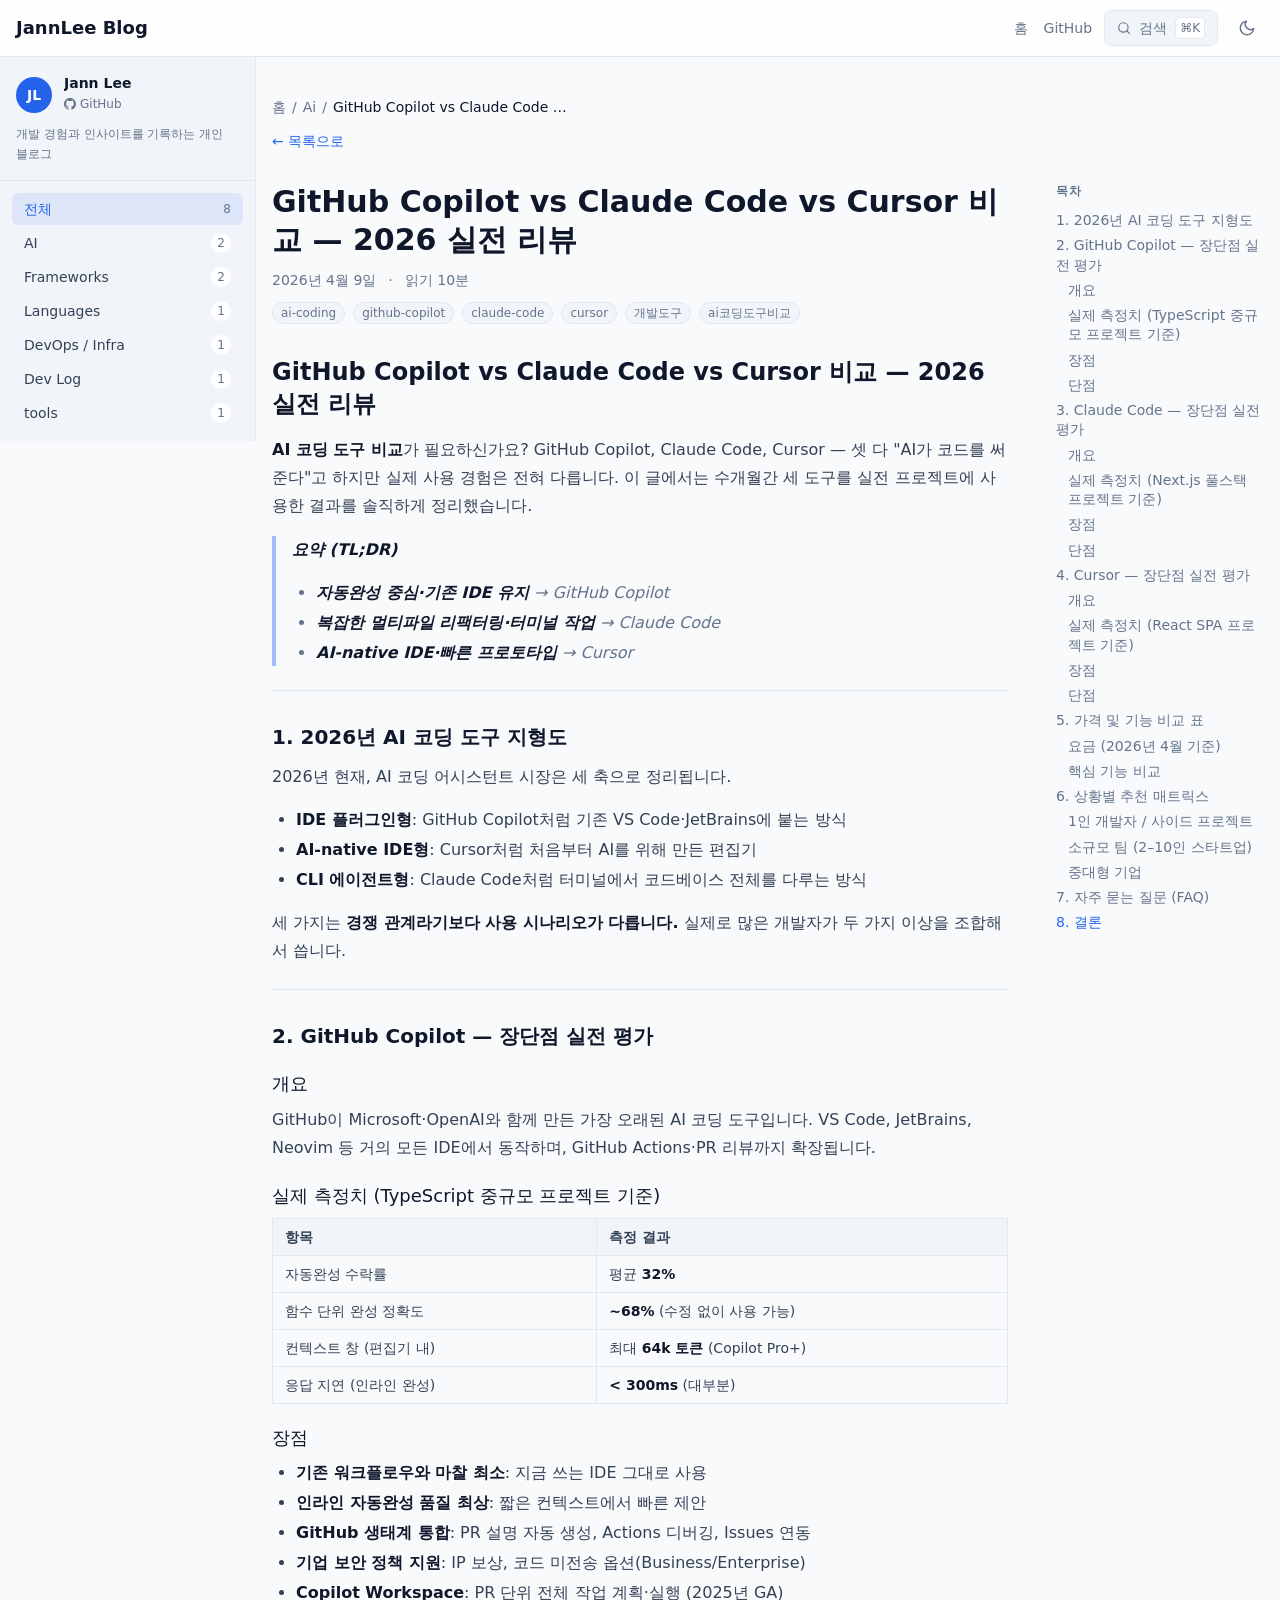
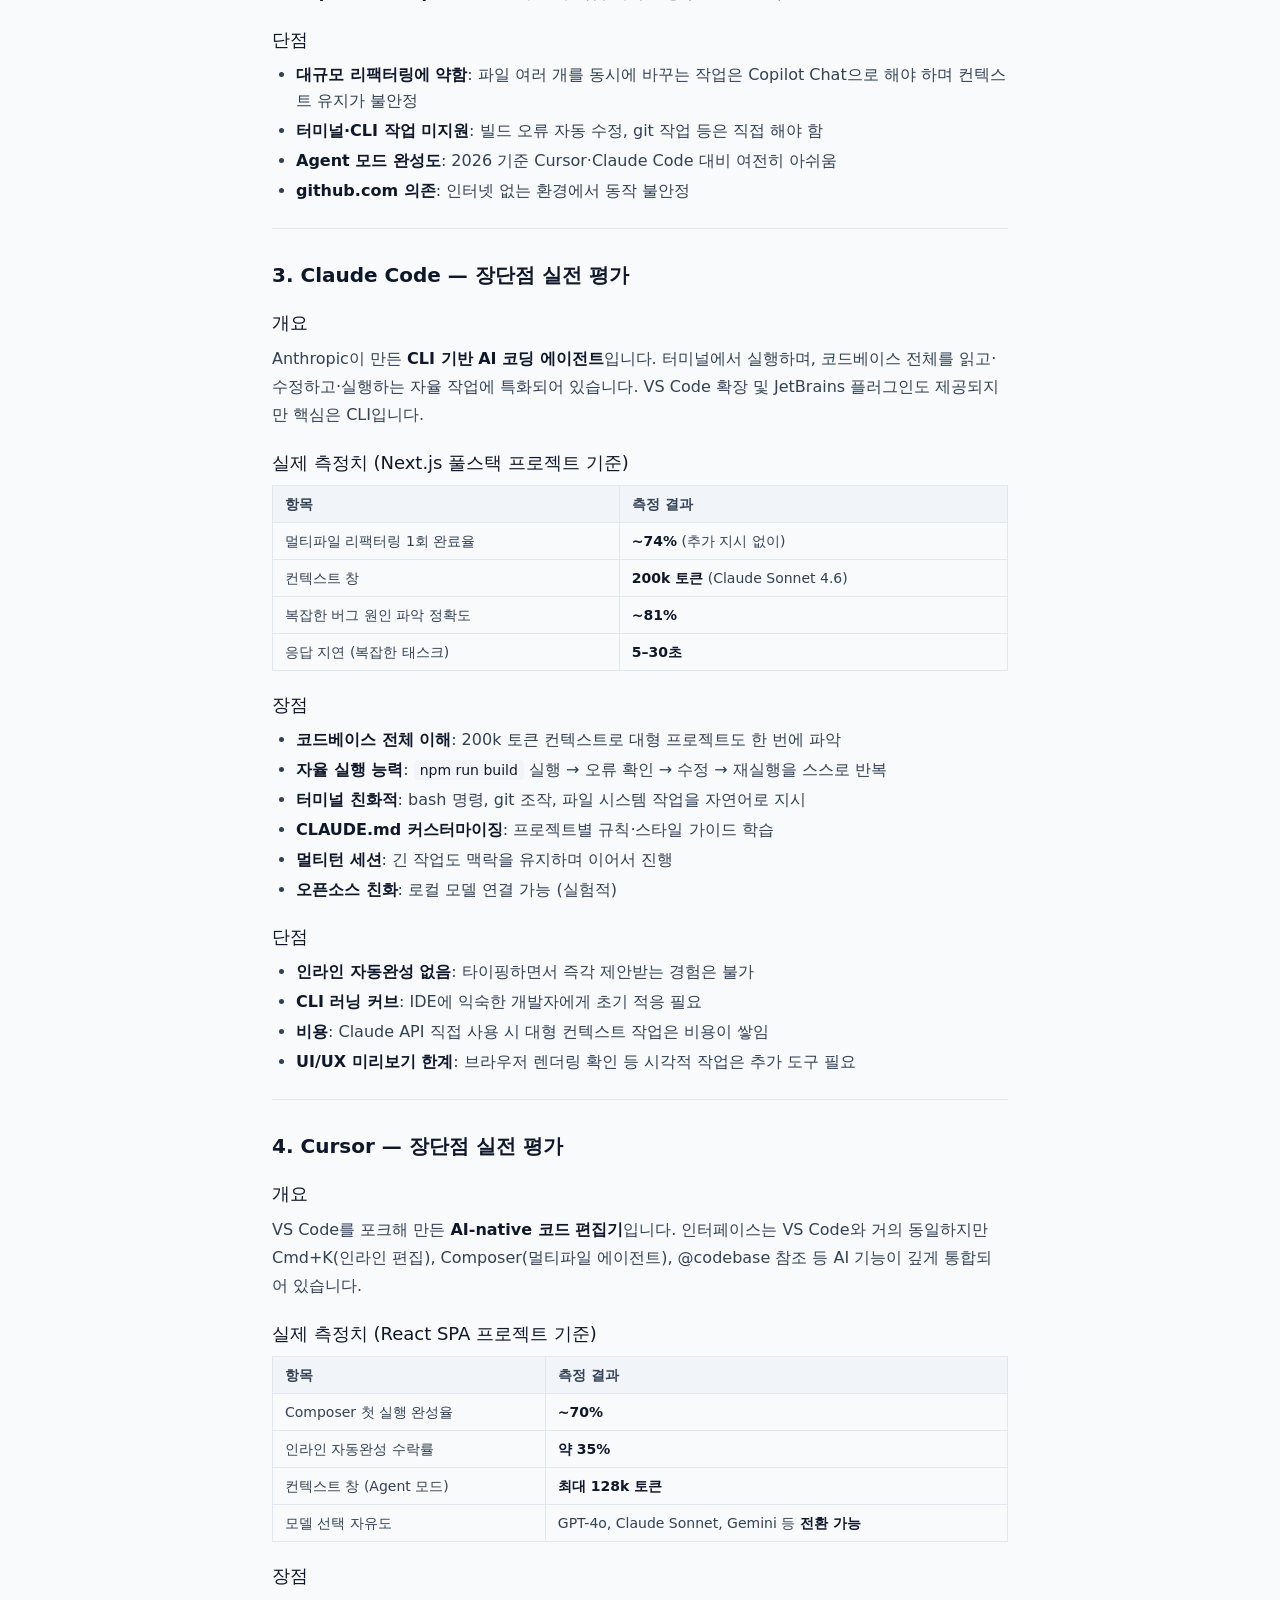
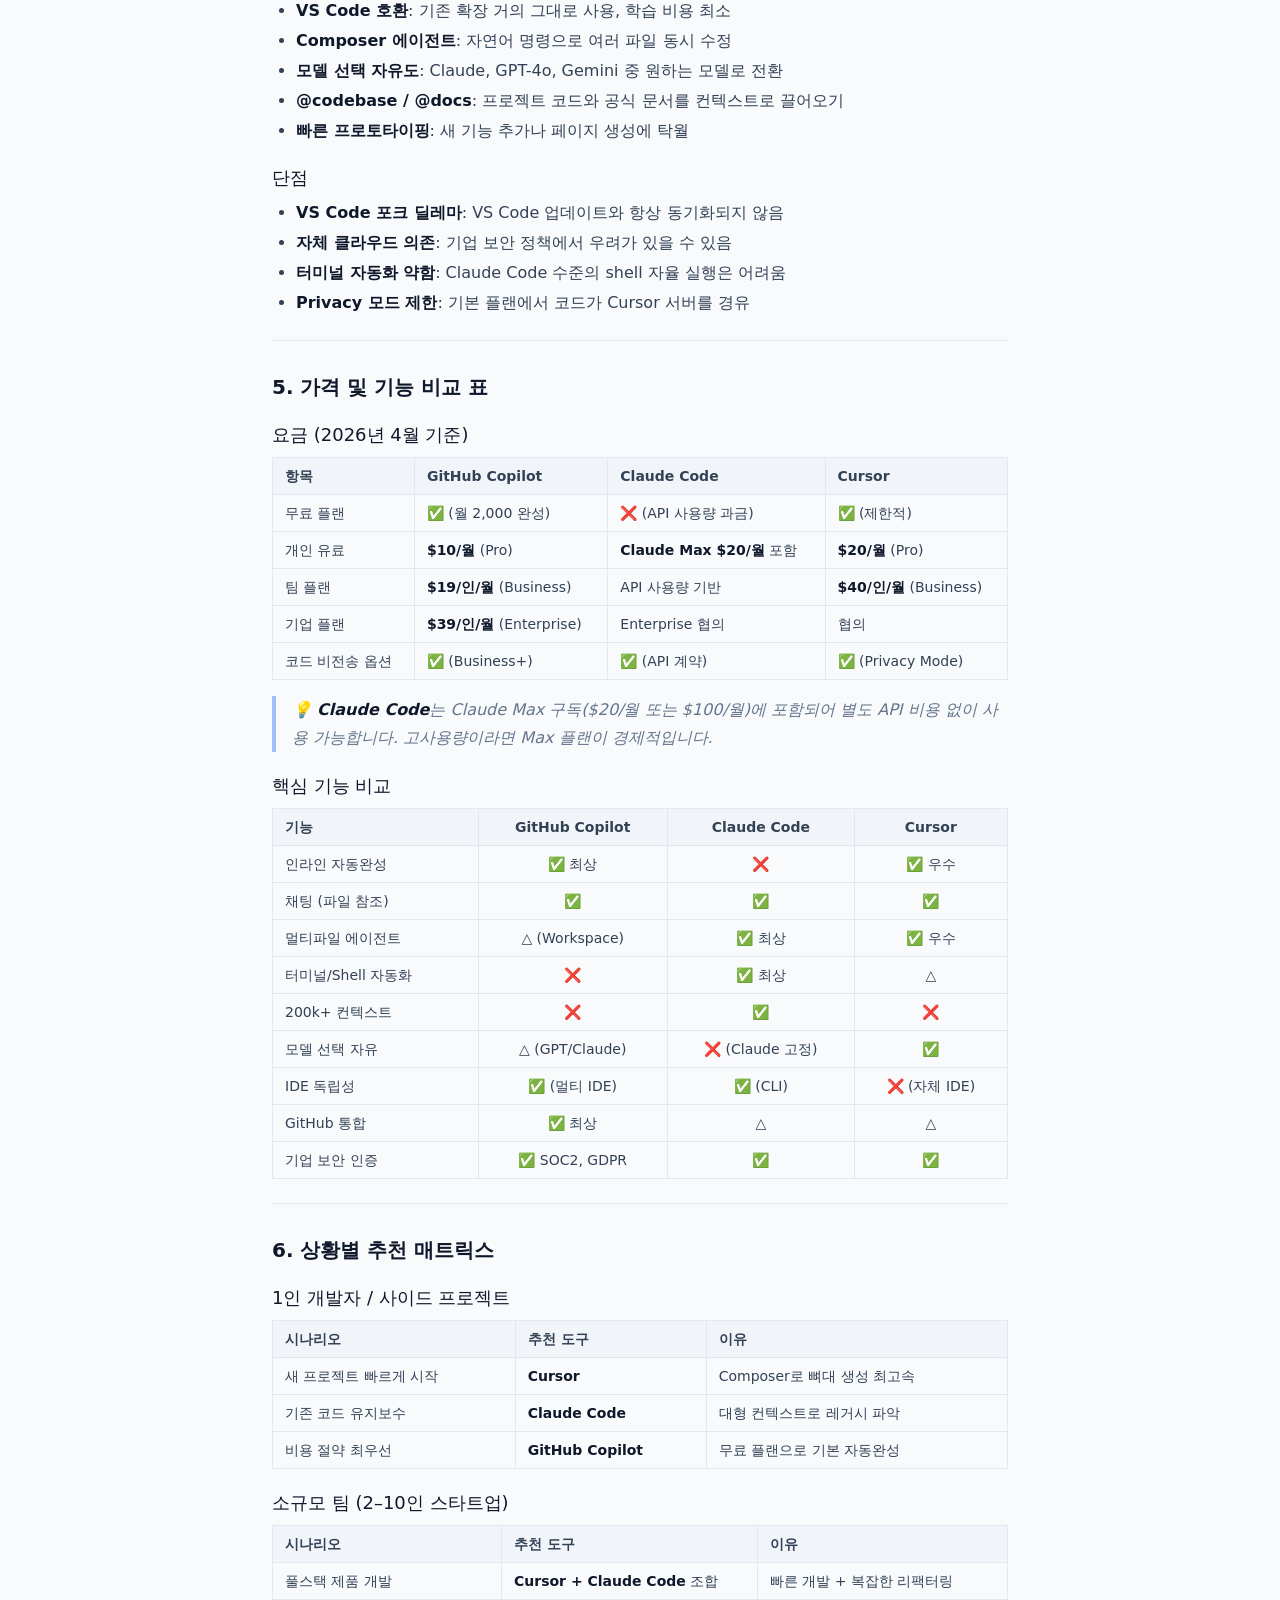
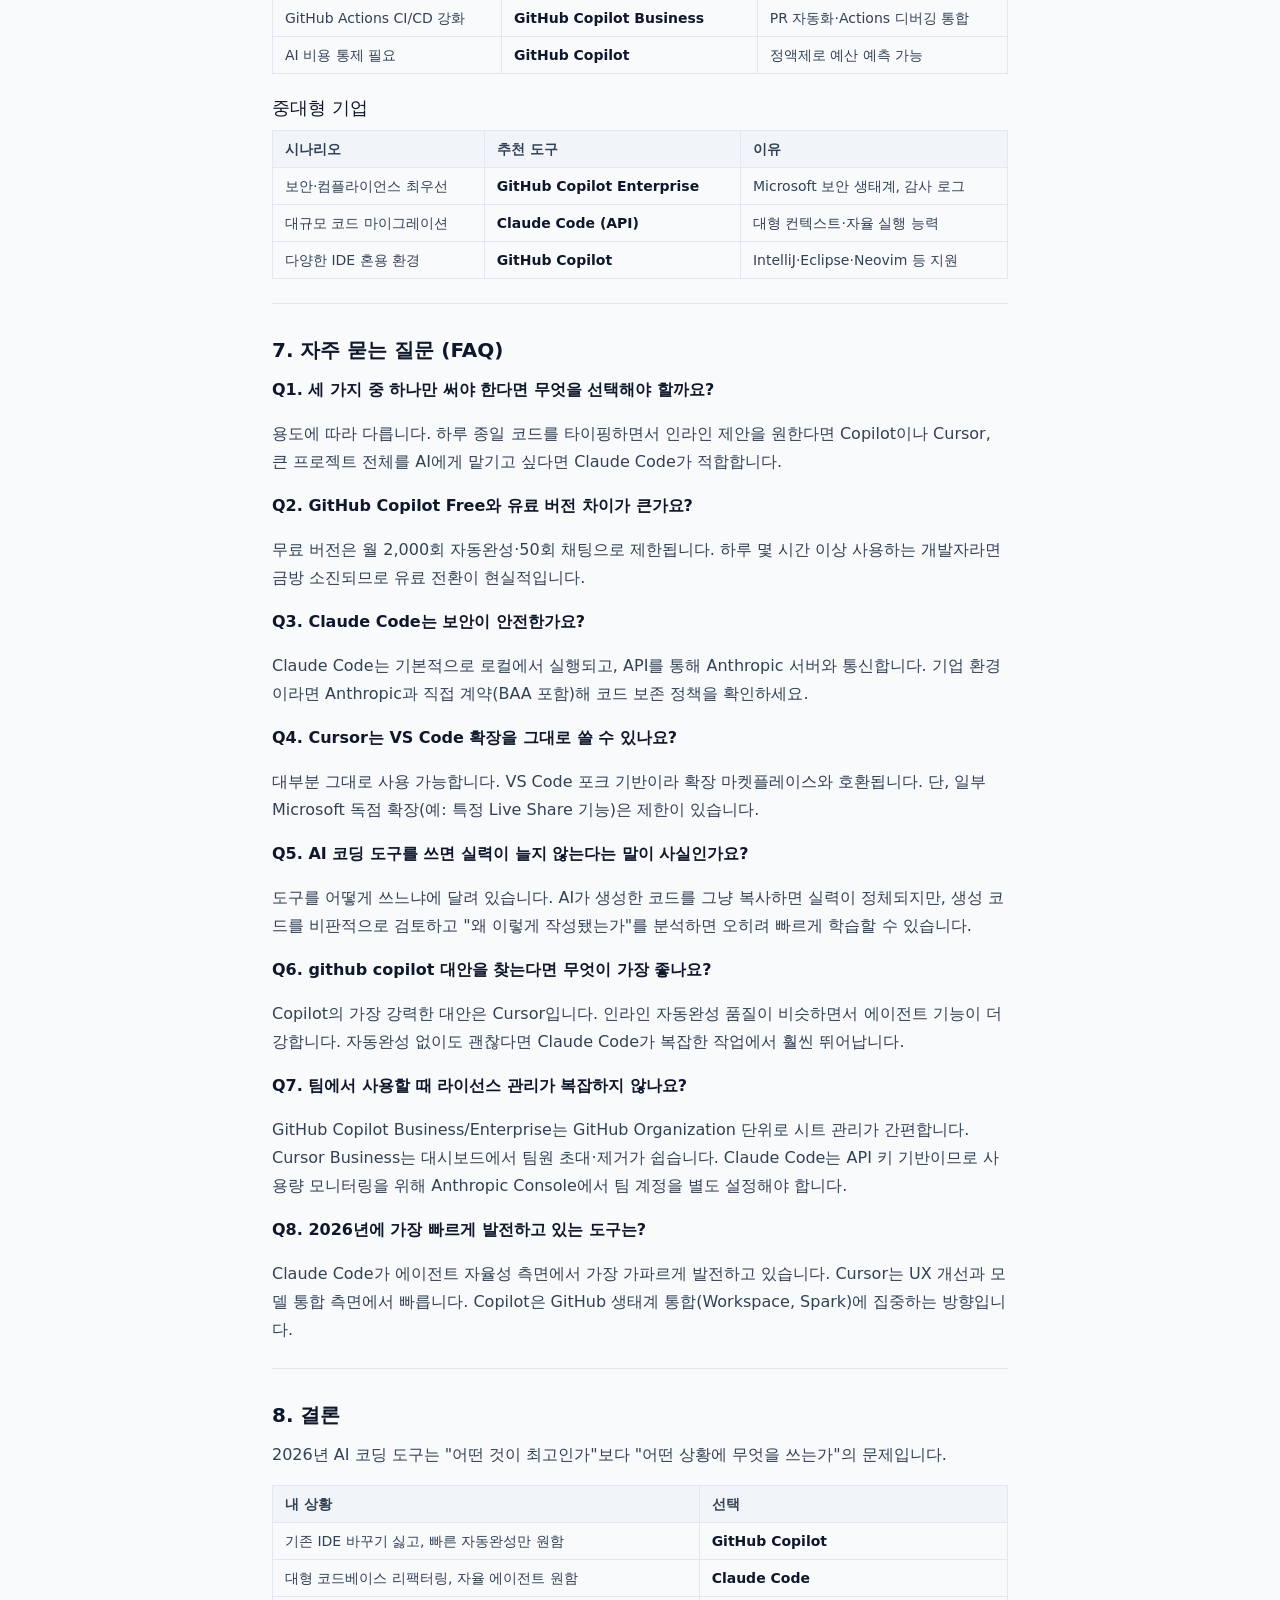
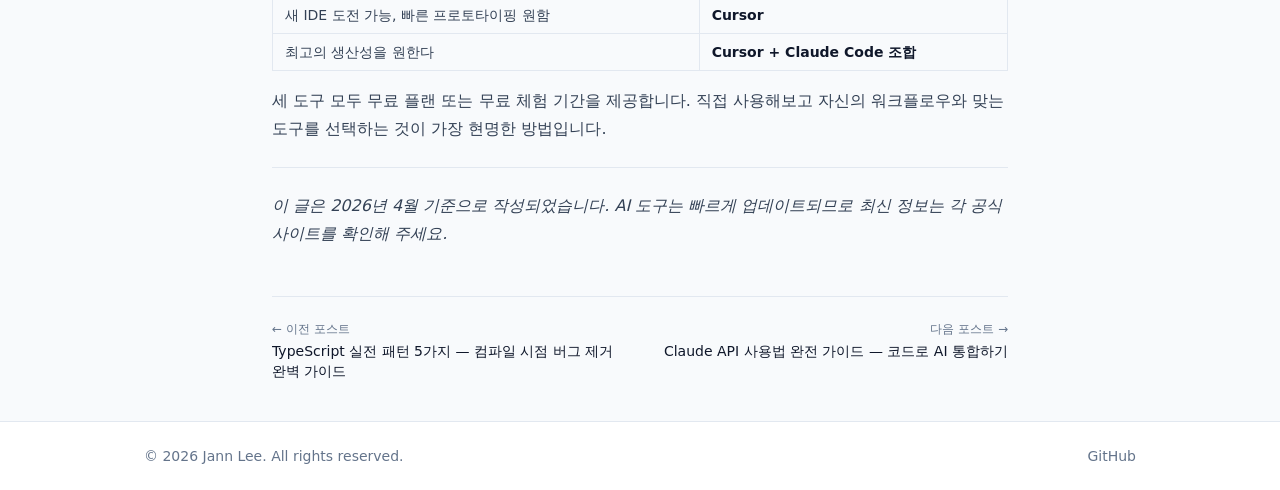
<file: posts/ai-coding-tools-comparison-2026/index.html>
<!DOCTYPE html><html lang="ko"><head><meta charSet="utf-8"/><meta name="viewport" content="width=device-width, initial-scale=1"/><link rel="stylesheet" href="/_next/static/css/17ba43d0127fc4c3.css" data-precedence="next"/><link rel="preload" as="script" fetchPriority="low" href="/_next/static/chunks/webpack-68f22649503f8e75.js"/><script src="/_next/static/chunks/4bd1b696-b685cedb4c99dace.js" async=""></script><script src="/_next/static/chunks/684-a8720c6c3265c90c.js" async=""></script><script src="/_next/static/chunks/main-app-93a8c67df4db2783.js" async=""></script><script src="/_next/static/chunks/874-0aee904e76a1f1e0.js" async=""></script><script src="/_next/static/chunks/373-39822a50844eb384.js" async=""></script><script src="/_next/static/chunks/app/layout-85aafec7dfa8827e.js" async=""></script><script src="/_next/static/chunks/app/posts/%5Bslug%5D/page-162a9a5c0e26bf1f.js" async=""></script><script src="/_next/static/chunks/app/global-error-a7d861edf33d36d5.js" async=""></script><title>GitHub Copilot vs Claude Code vs Cursor 비교 — 2026 실전 리뷰 | JannLee Blog</title><meta name="description" content="GitHub Copilot, Claude Code, Cursor를 직접 사용한 실전 경험을 바탕으로 비교합니다. 가격·기능·생산성 수치를 표로 정리하고, 1인 개발자·팀·기업별 최적 선택을 안내합니다. ai 코딩 도구 비교의 결정판."/><link rel="canonical" href="https://jannlee.github.io/posts/ai-coding-tools-comparison-2026/"/><meta property="og:title" content="GitHub Copilot vs Claude Code vs Cursor 비교 — 2026 실전 리뷰"/><meta property="og:description" content="GitHub Copilot, Claude Code, Cursor를 직접 사용한 실전 경험을 바탕으로 비교합니다. 가격·기능·생산성 수치를 표로 정리하고, 1인 개발자·팀·기업별 최적 선택을 안내합니다. ai 코딩 도구 비교의 결정판."/><meta property="og:url" content="https://jannlee.github.io/posts/ai-coding-tools-comparison-2026/"/><meta property="og:site_name" content="JannLee Blog"/><meta property="og:locale" content="ko_KR"/><meta property="og:type" content="article"/><meta property="article:published_time" content="2026-04-09"/><meta property="article:author" content="Jann Lee"/><meta property="article:tag" content="ai-coding"/><meta property="article:tag" content="github-copilot"/><meta property="article:tag" content="claude-code"/><meta property="article:tag" content="cursor"/><meta property="article:tag" content="개발도구"/><meta property="article:tag" content="ai코딩도구비교"/><meta name="twitter:card" content="summary_large_image"/><meta name="twitter:title" content="GitHub Copilot vs Claude Code vs Cursor 비교 — 2026 실전 리뷰"/><meta name="twitter:description" content="GitHub Copilot, Claude Code, Cursor를 직접 사용한 실전 경험을 바탕으로 비교합니다. 가격·기능·생산성 수치를 표로 정리하고, 1인 개발자·팀·기업별 최적 선택을 안내합니다. ai 코딩 도구 비교의 결정판."/><link rel="icon" href="/favicon.ico" type="image/x-icon" sizes="16x16"/><script>try{var t=localStorage.getItem('theme');if(t==='dark'||(!t&&window.matchMedia('(prefers-color-scheme: dark)').matches)){document.documentElement.classList.add('dark');}}catch(e){}</script><script type="application/ld+json">{"@context":"https://schema.org","@type":"WebSite","name":"JannLee Blog","url":"https://jannlee.github.io","description":"개발 경험과 인사이트를 기록하는 개인 블로그","inLanguage":"ko","author":{"@type":"Person","name":"Jann Lee","url":"https://github.com/JannLee"}}</script><script src="/_next/static/chunks/polyfills-42372ed130431b0a.js" noModule=""></script></head><body><div class="min-h-screen flex flex-col"><header class="sticky top-0 z-30 border-b border-[var(--border)] bg-[var(--bg-card)]/80 backdrop-blur-sm"><div class="flex items-center gap-3 px-4 h-14"><button aria-label="사이드바 열기" class="lg:hidden p-2 -ml-1 rounded-lg text-[var(--fg-muted)] hover:text-[var(--fg)] hover:bg-[var(--bg-subtle)] transition-colors"><svg xmlns="http://www.w3.org/2000/svg" width="20" height="20" viewBox="0 0 24 24" fill="none" stroke="currentColor" stroke-width="2" stroke-linecap="round" stroke-linejoin="round"><line x1="3" y1="6" x2="21" y2="6"></line><line x1="3" y1="12" x2="21" y2="12"></line><line x1="3" y1="18" x2="21" y2="18"></line></svg></button><a class="text-lg font-bold text-[var(--fg)] hover:text-[var(--accent)] transition-colors" href="/">JannLee Blog</a><div class="flex-1"></div><nav class="hidden sm:flex items-center gap-4 text-sm text-[var(--fg-muted)]"><a class="hover:text-[var(--fg)] transition-colors" href="/">홈</a><a href="https://github.com/JannLee" target="_blank" rel="noopener noreferrer" class="hover:text-[var(--fg)] transition-colors">GitHub</a></nav><button class="flex items-center gap-2 text-sm text-[var(--fg-muted)] hover:text-[var(--fg)] transition-colors border border-[var(--border)] rounded-lg px-3 py-1.5 hover:border-[var(--accent)]/50 bg-[var(--bg-subtle)]" aria-label="검색"><svg width="14" height="14" fill="none" viewBox="0 0 24 24" stroke="currentColor" stroke-width="2"><circle cx="11" cy="11" r="8"></circle><path stroke-linecap="round" d="M21 21l-4.35-4.35"></path></svg><span class="hidden sm:inline">검색</span><kbd class="hidden sm:inline text-xs bg-[var(--bg-card)] border border-[var(--border)] rounded px-1 py-0.5 font-mono text-[var(--fg-muted)]">⌘K</kbd></button><button aria-label="다크 모드로 전환" class="p-2 rounded-lg text-[var(--fg-muted)] hover:text-[var(--fg)] hover:bg-[var(--bg-subtle)] transition-colors"><svg xmlns="http://www.w3.org/2000/svg" width="18" height="18" viewBox="0 0 24 24" fill="none" stroke="currentColor" stroke-width="2" stroke-linecap="round" stroke-linejoin="round"><path d="M21 12.79A9 9 0 1 1 11.21 3 7 7 0 0 0 21 12.79z"></path></svg></button></div></header><div class="flex flex-1 items-start"><div class="hidden lg:block shrink-0 sticky top-14 self-start h-[calc(100vh-3.5rem)] overflow-y-auto"><aside class="flex flex-col w-[var(--sidebar-w,256px)] bg-[var(--bg-subtle)] border-r border-[var(--border)]"><div class="px-4 py-4 border-b border-[var(--border)]"><div class="flex items-center gap-3 mb-2"><div class="w-9 h-9 rounded-full bg-[var(--accent)] flex items-center justify-center text-white text-sm font-semibold shrink-0">JL</div><div class="min-w-0"><p class="text-sm font-semibold text-[var(--fg)] truncate">Jann Lee</p><a href="https://github.com/JannLee" target="_blank" rel="noopener noreferrer" class="inline-flex items-center gap-1 text-xs text-[var(--fg-muted)] hover:text-[var(--fg)] transition-colors"><svg xmlns="http://www.w3.org/2000/svg" width="12" height="12" viewBox="0 0 24 24" fill="currentColor"><path d="M12 0C5.374 0 0 5.373 0 12c0 5.302 3.438 9.8 8.207 11.387.599.111.793-.261.793-.577v-2.234c-3.338.726-4.033-1.416-4.033-1.416-.546-1.387-1.333-1.756-1.333-1.756-1.089-.745.083-.729.083-.729 1.205.084 1.839 1.237 1.839 1.237 1.07 1.834 2.807 1.304 3.492.997.107-.775.418-1.305.762-1.604-2.665-.305-5.467-1.334-5.467-5.931 0-1.311.469-2.381 1.236-3.221-.124-.303-.535-1.524.117-3.176 0 0 1.008-.322 3.301 1.23A11.509 11.509 0 0 1 12 5.803c1.02.005 2.047.138 3.006.404 2.291-1.552 3.297-1.23 3.297-1.23.653 1.653.242 2.874.118 3.176.77.84 1.235 1.911 1.235 3.221 0 4.609-2.807 5.624-5.479 5.921.43.372.823 1.102.823 2.222v3.293c0 .319.192.694.801.576C20.566 21.797 24 17.3 24 12c0-6.627-5.373-12-12-12z"></path></svg>GitHub</a></div></div><p class="text-xs text-[var(--fg-muted)] leading-relaxed">개발 경험과 인사이트를 기록하는 개인 블로그</p></div><!--$!--><template data-dgst="BAILOUT_TO_CLIENT_SIDE_RENDERING"></template><div class="p-3 text-xs text-[var(--fg-muted)]">로딩 중…</div><!--/$--></aside></div><div class="fixed inset-y-0 left-0 z-30 lg:hidden transform transition-transform duration-200 ease-in-out overflow-y-auto -translate-x-full"><aside class="flex flex-col w-[var(--sidebar-w,256px)] bg-[var(--bg-subtle)] border-r border-[var(--border)]"><div class="flex items-center justify-between px-4 py-3 border-b border-[var(--border)] lg:hidden"><span class="text-sm font-semibold text-[var(--fg)]">탐색</span><button aria-label="닫기" class="p-1.5 rounded-md text-[var(--fg-muted)] hover:text-[var(--fg)] hover:bg-[var(--bg-card)] transition-colors"><svg xmlns="http://www.w3.org/2000/svg" width="18" height="18" viewBox="0 0 24 24" fill="none" stroke="currentColor" stroke-width="2" stroke-linecap="round" stroke-linejoin="round"><line x1="18" y1="6" x2="6" y2="18"></line><line x1="6" y1="6" x2="18" y2="18"></line></svg></button></div><div class="px-4 py-4 border-b border-[var(--border)]"><div class="flex items-center gap-3 mb-2"><div class="w-9 h-9 rounded-full bg-[var(--accent)] flex items-center justify-center text-white text-sm font-semibold shrink-0">JL</div><div class="min-w-0"><p class="text-sm font-semibold text-[var(--fg)] truncate">Jann Lee</p><a href="https://github.com/JannLee" target="_blank" rel="noopener noreferrer" class="inline-flex items-center gap-1 text-xs text-[var(--fg-muted)] hover:text-[var(--fg)] transition-colors"><svg xmlns="http://www.w3.org/2000/svg" width="12" height="12" viewBox="0 0 24 24" fill="currentColor"><path d="M12 0C5.374 0 0 5.373 0 12c0 5.302 3.438 9.8 8.207 11.387.599.111.793-.261.793-.577v-2.234c-3.338.726-4.033-1.416-4.033-1.416-.546-1.387-1.333-1.756-1.333-1.756-1.089-.745.083-.729.083-.729 1.205.084 1.839 1.237 1.839 1.237 1.07 1.834 2.807 1.304 3.492.997.107-.775.418-1.305.762-1.604-2.665-.305-5.467-1.334-5.467-5.931 0-1.311.469-2.381 1.236-3.221-.124-.303-.535-1.524.117-3.176 0 0 1.008-.322 3.301 1.23A11.509 11.509 0 0 1 12 5.803c1.02.005 2.047.138 3.006.404 2.291-1.552 3.297-1.23 3.297-1.23.653 1.653.242 2.874.118 3.176.77.84 1.235 1.911 1.235 3.221 0 4.609-2.807 5.624-5.479 5.921.43.372.823 1.102.823 2.222v3.293c0 .319.192.694.801.576C20.566 21.797 24 17.3 24 12c0-6.627-5.373-12-12-12z"></path></svg>GitHub</a></div></div><p class="text-xs text-[var(--fg-muted)] leading-relaxed">개발 경험과 인사이트를 기록하는 개인 블로그</p></div><!--$!--><template data-dgst="BAILOUT_TO_CLIENT_SIDE_RENDERING"></template><div class="p-3 text-xs text-[var(--fg-muted)]">로딩 중…</div><!--/$--></aside></div><main class="flex-1 min-w-0"><div class="mx-auto max-w-5xl px-4 py-10"><script type="application/ld+json">{"@context":"https://schema.org","@type":"BlogPosting","mainEntityOfPage":{"@type":"WebPage","@id":"https://jannlee.github.io/posts/ai-coding-tools-comparison-2026/"},"headline":"GitHub Copilot vs Claude Code vs Cursor 비교 — 2026 실전 리뷰","description":"GitHub Copilot, Claude Code, Cursor를 직접 사용한 실전 경험을 바탕으로 비교합니다. 가격·기능·생산성 수치를 표로 정리하고, 1인 개발자·팀·기업별 최적 선택을 안내합니다. ai 코딩 도구 비교의 결정판.","datePublished":"2026-04-09","dateModified":"2026-04-09","inLanguage":"ko","url":"https://jannlee.github.io/posts/ai-coding-tools-comparison-2026/","keywords":"ai-coding, github-copilot, claude-code, cursor, 개발도구, ai코딩도구비교","author":{"@type":"Person","name":"Jann Lee","url":"https://github.com/JannLee"},"publisher":{"@type":"Person","name":"Jann Lee","url":"https://github.com/JannLee"},"isPartOf":{"@type":"WebSite","name":"JannLee Blog","url":"https://jannlee.github.io"}}</script><div class="fixed top-0 left-0 z-50 h-0.5 bg-[var(--accent)] transition-[width] duration-100" style="width:0%" role="progressbar" aria-valuenow="0" aria-valuemin="0" aria-valuemax="100" aria-label="읽기 진행률"></div><nav aria-label="breadcrumb" class="flex items-center gap-1.5 text-sm text-[var(--fg-muted)] mb-3"><a class="hover:text-[var(--accent)] transition-colors" href="/">홈</a><span aria-hidden="true">/</span><span class="capitalize">ai</span><span aria-hidden="true">/</span><span class="text-[var(--fg)] truncate max-w-[240px]">GitHub Copilot vs Claude Code vs Cursor 비교 — 2026 실전 리뷰</span></nav><a class="text-sm text-[var(--accent)] hover:text-[var(--accent-hover)] transition-colors mb-8 inline-block" href="/">← 목록으로</a><div class="flex gap-12 items-start"><div class="flex-1 min-w-0"><header class="mb-8"><h1 class="text-3xl font-bold text-[var(--fg)] mb-3 leading-tight">GitHub Copilot vs Claude Code vs Cursor 비교 — 2026 실전 리뷰</h1><div class="flex flex-wrap items-center gap-3"><time class="text-sm text-[var(--fg-muted)]" dateTime="2026-04-09">2026년 4월 9일</time><span class="text-[var(--fg-muted)] text-sm" aria-hidden="true">·</span><span class="text-sm text-[var(--fg-muted)]">읽기 <!-- -->10<!-- -->분</span><div class="flex flex-wrap gap-2"><span class="px-2 py-0.5 bg-[var(--bg-subtle)] text-[var(--fg-muted)] text-xs rounded-full border border-[var(--border)]">ai-coding</span><span class="px-2 py-0.5 bg-[var(--bg-subtle)] text-[var(--fg-muted)] text-xs rounded-full border border-[var(--border)]">github-copilot</span><span class="px-2 py-0.5 bg-[var(--bg-subtle)] text-[var(--fg-muted)] text-xs rounded-full border border-[var(--border)]">claude-code</span><span class="px-2 py-0.5 bg-[var(--bg-subtle)] text-[var(--fg-muted)] text-xs rounded-full border border-[var(--border)]">cursor</span><span class="px-2 py-0.5 bg-[var(--bg-subtle)] text-[var(--fg-muted)] text-xs rounded-full border border-[var(--border)]">개발도구</span><span class="px-2 py-0.5 bg-[var(--bg-subtle)] text-[var(--fg-muted)] text-xs rounded-full border border-[var(--border)]">ai코딩도구비교</span></div></div></header><article class=" text-base text-[var(--fg-secondary)] leading-relaxed [&amp;_h1]:text-2xl [&amp;_h1]:font-bold [&amp;_h1]:text-[var(--fg)] [&amp;_h1]:mt-8 [&amp;_h1]:mb-4 [&amp;_h2]:text-xl [&amp;_h2]:font-semibold [&amp;_h2]:text-[var(--fg)] [&amp;_h2]:mt-8 [&amp;_h2]:mb-3 [&amp;_h3]:text-lg [&amp;_h3]:font-medium [&amp;_h3]:text-[var(--fg)] [&amp;_h3]:mt-5 [&amp;_h3]:mb-2 [&amp;_p]:mb-4 [&amp;_p]:leading-7 [&amp;_ul]:list-disc [&amp;_ul]:pl-6 [&amp;_ul]:mb-4 [&amp;_ol]:list-decimal [&amp;_ol]:pl-6 [&amp;_ol]:mb-4 [&amp;_li]:mb-1 [&amp;_a]:text-[var(--accent)] [&amp;_a]:underline [&amp;_a]:underline-offset-2 hover:[&amp;_a]:text-[var(--accent-hover)] [&amp;_code:not(pre_code)]:bg-[var(--bg-subtle)] [&amp;_code:not(pre_code)]:px-1.5 [&amp;_code:not(pre_code)]:py-0.5 [&amp;_code:not(pre_code)]:rounded [&amp;_code:not(pre_code)]:text-sm [&amp;_code:not(pre_code)]:font-mono [&amp;_code:not(pre_code)]:text-[var(--fg)] [&amp;_blockquote]:border-l-4 [&amp;_blockquote]:border-[var(--accent)]/40 [&amp;_blockquote]:pl-4 [&amp;_blockquote]:italic [&amp;_blockquote]:text-[var(--fg-muted)] [&amp;_blockquote]:mb-4 [&amp;_strong]:font-semibold [&amp;_strong]:text-[var(--fg)] [&amp;_hr]:border-[var(--border)] [&amp;_hr]:my-6 [&amp;_table]:w-full [&amp;_table]:border-collapse [&amp;_table]:mb-4 [&amp;_th]:text-left [&amp;_th]:px-3 [&amp;_th]:py-2 [&amp;_th]:border [&amp;_th]:border-[var(--border)] [&amp;_th]:bg-[var(--bg-subtle)] [&amp;_th]:font-semibold [&amp;_th]:text-sm [&amp;_td]:px-3 [&amp;_td]:py-2 [&amp;_td]:border [&amp;_td]:border-[var(--border)] [&amp;_td]:text-sm [&amp;_figure]:my-0 "><h1 id="github-copilot-vs-claude-code-vs-cursor-비교--2026-실전-리뷰">GitHub Copilot vs Claude Code vs Cursor 비교 — 2026 실전 리뷰</h1>
<p><strong>AI 코딩 도구 비교</strong>가 필요하신가요? GitHub Copilot, Claude Code, Cursor — 셋 다 &quot;AI가 코드를 써준다&quot;고 하지만 실제 사용 경험은 전혀 다릅니다. 이 글에서는 수개월간 세 도구를 실전 프로젝트에 사용한 결과를 솔직하게 정리했습니다.</p>
<blockquote>
<p><strong>요약 (TL;DR)</strong></p>
<ul>
<li><strong>자동완성 중심·기존 IDE 유지</strong> → GitHub Copilot</li>
<li><strong>복잡한 멀티파일 리팩터링·터미널 작업</strong> → Claude Code</li>
<li><strong>AI-native IDE·빠른 프로토타입</strong> → Cursor</li>
</ul>
</blockquote>
<hr/>
<h2 id="1-2026년-ai-코딩-도구-지형도">1. 2026년 AI 코딩 도구 지형도</h2>
<p>2026년 현재, AI 코딩 어시스턴트 시장은 세 축으로 정리됩니다.</p>
<ul>
<li><strong>IDE 플러그인형</strong>: GitHub Copilot처럼 기존 VS Code·JetBrains에 붙는 방식</li>
<li><strong>AI-native IDE형</strong>: Cursor처럼 처음부터 AI를 위해 만든 편집기</li>
<li><strong>CLI 에이전트형</strong>: Claude Code처럼 터미널에서 코드베이스 전체를 다루는 방식</li>
</ul>
<p>세 가지는 <strong>경쟁 관계라기보다 사용 시나리오가 다릅니다.</strong> 실제로 많은 개발자가 두 가지 이상을 조합해서 씁니다.</p>
<hr/>
<h2 id="2-github-copilot--장단점-실전-평가">2. GitHub Copilot — 장단점 실전 평가</h2>
<h3 id="개요">개요</h3>
<p>GitHub이 Microsoft·OpenAI와 함께 만든 가장 오래된 AI 코딩 도구입니다. VS Code, JetBrains, Neovim 등 거의 모든 IDE에서 동작하며, GitHub Actions·PR 리뷰까지 확장됩니다.</p>
<h3 id="실제-측정치-typescript-중규모-프로젝트-기준">실제 측정치 (TypeScript 중규모 프로젝트 기준)</h3>
<table><thead><tr><th>항목</th><th>측정 결과</th></tr></thead><tbody><tr><td>자동완성 수락률</td><td>평균 <strong>32%</strong></td></tr><tr><td>함수 단위 완성 정확도</td><td><strong>~68%</strong> (수정 없이 사용 가능)</td></tr><tr><td>컨텍스트 창 (편집기 내)</td><td>최대 <strong>64k 토큰</strong> (Copilot Pro+)</td></tr><tr><td>응답 지연 (인라인 완성)</td><td><strong>&lt; 300ms</strong> (대부분)</td></tr></tbody></table>
<h3 id="장점">장점</h3>
<ul>
<li><strong>기존 워크플로우와 마찰 최소</strong>: 지금 쓰는 IDE 그대로 사용</li>
<li><strong>인라인 자동완성 품질 최상</strong>: 짧은 컨텍스트에서 빠른 제안</li>
<li><strong>GitHub 생태계 통합</strong>: PR 설명 자동 생성, Actions 디버깅, Issues 연동</li>
<li><strong>기업 보안 정책 지원</strong>: IP 보상, 코드 미전송 옵션(Business/Enterprise)</li>
<li><strong>Copilot Workspace</strong>: PR 단위 전체 작업 계획·실행 (2025년 GA)</li>
</ul>
<h3 id="단점">단점</h3>
<ul>
<li><strong>대규모 리팩터링에 약함</strong>: 파일 여러 개를 동시에 바꾸는 작업은 Copilot Chat으로 해야 하며 컨텍스트 유지가 불안정</li>
<li><strong>터미널·CLI 작업 미지원</strong>: 빌드 오류 자동 수정, git 작업 등은 직접 해야 함</li>
<li><strong>Agent 모드 완성도</strong>: 2026 기준 Cursor·Claude Code 대비 여전히 아쉬움</li>
<li><strong>github.com 의존</strong>: 인터넷 없는 환경에서 동작 불안정</li>
</ul>
<hr/>
<h2 id="3-claude-code--장단점-실전-평가">3. Claude Code — 장단점 실전 평가</h2>
<h3 id="개요-1">개요</h3>
<p>Anthropic이 만든 <strong>CLI 기반 AI 코딩 에이전트</strong>입니다. 터미널에서 실행하며, 코드베이스 전체를 읽고·수정하고·실행하는 자율 작업에 특화되어 있습니다. VS Code 확장 및 JetBrains 플러그인도 제공되지만 핵심은 CLI입니다.</p>
<h3 id="실제-측정치-nextjs-풀스택-프로젝트-기준">실제 측정치 (Next.js 풀스택 프로젝트 기준)</h3>
<table><thead><tr><th>항목</th><th>측정 결과</th></tr></thead><tbody><tr><td>멀티파일 리팩터링 1회 완료율</td><td><strong>~74%</strong> (추가 지시 없이)</td></tr><tr><td>컨텍스트 창</td><td><strong>200k 토큰</strong> (Claude Sonnet 4.6)</td></tr><tr><td>복잡한 버그 원인 파악 정확도</td><td><strong>~81%</strong></td></tr><tr><td>응답 지연 (복잡한 태스크)</td><td><strong>5–30초</strong></td></tr></tbody></table>
<h3 id="장점-1">장점</h3>
<ul>
<li><strong>코드베이스 전체 이해</strong>: 200k 토큰 컨텍스트로 대형 프로젝트도 한 번에 파악</li>
<li><strong>자율 실행 능력</strong>: <code>npm run build</code> 실행 → 오류 확인 → 수정 → 재실행을 스스로 반복</li>
<li><strong>터미널 친화적</strong>: bash 명령, git 조작, 파일 시스템 작업을 자연어로 지시</li>
<li><strong>CLAUDE.md 커스터마이징</strong>: 프로젝트별 규칙·스타일 가이드 학습</li>
<li><strong>멀티턴 세션</strong>: 긴 작업도 맥락을 유지하며 이어서 진행</li>
<li><strong>오픈소스 친화</strong>: 로컬 모델 연결 가능 (실험적)</li>
</ul>
<h3 id="단점-1">단점</h3>
<ul>
<li><strong>인라인 자동완성 없음</strong>: 타이핑하면서 즉각 제안받는 경험은 불가</li>
<li><strong>CLI 러닝 커브</strong>: IDE에 익숙한 개발자에게 초기 적응 필요</li>
<li><strong>비용</strong>: Claude API 직접 사용 시 대형 컨텍스트 작업은 비용이 쌓임</li>
<li><strong>UI/UX 미리보기 한계</strong>: 브라우저 렌더링 확인 등 시각적 작업은 추가 도구 필요</li>
</ul>
<hr/>
<h2 id="4-cursor--장단점-실전-평가">4. Cursor — 장단점 실전 평가</h2>
<h3 id="개요-2">개요</h3>
<p>VS Code를 포크해 만든 <strong>AI-native 코드 편집기</strong>입니다. 인터페이스는 VS Code와 거의 동일하지만 Cmd+K(인라인 편집), Composer(멀티파일 에이전트), @codebase 참조 등 AI 기능이 깊게 통합되어 있습니다.</p>
<h3 id="실제-측정치-react-spa-프로젝트-기준">실제 측정치 (React SPA 프로젝트 기준)</h3>
<table><thead><tr><th>항목</th><th>측정 결과</th></tr></thead><tbody><tr><td>Composer 첫 실행 완성율</td><td><strong>~70%</strong></td></tr><tr><td>인라인 자동완성 수락률</td><td><strong>약 35%</strong></td></tr><tr><td>컨텍스트 창 (Agent 모드)</td><td><strong>최대 128k 토큰</strong></td></tr><tr><td>모델 선택 자유도</td><td>GPT-4o, Claude Sonnet, Gemini 등 <strong>전환 가능</strong></td></tr></tbody></table>
<h3 id="장점-2">장점</h3>
<ul>
<li><strong>VS Code 호환</strong>: 기존 확장 거의 그대로 사용, 학습 비용 최소</li>
<li><strong>Composer 에이전트</strong>: 자연어 명령으로 여러 파일 동시 수정</li>
<li><strong>모델 선택 자유도</strong>: Claude, GPT-4o, Gemini 중 원하는 모델로 전환</li>
<li><strong>@codebase / @docs</strong>: 프로젝트 코드와 공식 문서를 컨텍스트로 끌어오기</li>
<li><strong>빠른 프로토타이핑</strong>: 새 기능 추가나 페이지 생성에 탁월</li>
</ul>
<h3 id="단점-2">단점</h3>
<ul>
<li><strong>VS Code 포크 딜레마</strong>: VS Code 업데이트와 항상 동기화되지 않음</li>
<li><strong>자체 클라우드 의존</strong>: 기업 보안 정책에서 우려가 있을 수 있음</li>
<li><strong>터미널 자동화 약함</strong>: Claude Code 수준의 shell 자율 실행은 어려움</li>
<li><strong>Privacy 모드 제한</strong>: 기본 플랜에서 코드가 Cursor 서버를 경유</li>
</ul>
<hr/>
<h2 id="5-가격-및-기능-비교-표">5. 가격 및 기능 비교 표</h2>
<h3 id="요금-2026년-4월-기준">요금 (2026년 4월 기준)</h3>
<table><thead><tr><th>항목</th><th>GitHub Copilot</th><th>Claude Code</th><th>Cursor</th></tr></thead><tbody><tr><td>무료 플랜</td><td>✅ (월 2,000 완성)</td><td>❌ (API 사용량 과금)</td><td>✅ (제한적)</td></tr><tr><td>개인 유료</td><td><strong>$10/월</strong> (Pro)</td><td><strong>Claude Max $20/월</strong> 포함</td><td><strong>$20/월</strong> (Pro)</td></tr><tr><td>팀 플랜</td><td><strong>$19/인/월</strong> (Business)</td><td>API 사용량 기반</td><td><strong>$40/인/월</strong> (Business)</td></tr><tr><td>기업 플랜</td><td><strong>$39/인/월</strong> (Enterprise)</td><td>Enterprise 협의</td><td>협의</td></tr><tr><td>코드 비전송 옵션</td><td>✅ (Business+)</td><td>✅ (API 계약)</td><td>✅ (Privacy Mode)</td></tr></tbody></table>
<blockquote>
<p>💡 <strong>Claude Code</strong>는 Claude Max 구독($20/월 또는 $100/월)에 포함되어 별도 API 비용 없이 사용 가능합니다. 고사용량이라면 Max 플랜이 경제적입니다.</p>
</blockquote>
<h3 id="핵심-기능-비교">핵심 기능 비교</h3>
<table><thead><tr><th>기능</th><th style="text-align:center">GitHub Copilot</th><th style="text-align:center">Claude Code</th><th style="text-align:center">Cursor</th></tr></thead><tbody><tr><td>인라인 자동완성</td><td style="text-align:center">✅ 최상</td><td style="text-align:center">❌</td><td style="text-align:center">✅ 우수</td></tr><tr><td>채팅 (파일 참조)</td><td style="text-align:center">✅</td><td style="text-align:center">✅</td><td style="text-align:center">✅</td></tr><tr><td>멀티파일 에이전트</td><td style="text-align:center">△ (Workspace)</td><td style="text-align:center">✅ 최상</td><td style="text-align:center">✅ 우수</td></tr><tr><td>터미널/Shell 자동화</td><td style="text-align:center">❌</td><td style="text-align:center">✅ 최상</td><td style="text-align:center">△</td></tr><tr><td>200k+ 컨텍스트</td><td style="text-align:center">❌</td><td style="text-align:center">✅</td><td style="text-align:center">❌</td></tr><tr><td>모델 선택 자유</td><td style="text-align:center">△ (GPT/Claude)</td><td style="text-align:center">❌ (Claude 고정)</td><td style="text-align:center">✅</td></tr><tr><td>IDE 독립성</td><td style="text-align:center">✅ (멀티 IDE)</td><td style="text-align:center">✅ (CLI)</td><td style="text-align:center">❌ (자체 IDE)</td></tr><tr><td>GitHub 통합</td><td style="text-align:center">✅ 최상</td><td style="text-align:center">△</td><td style="text-align:center">△</td></tr><tr><td>기업 보안 인증</td><td style="text-align:center">✅ SOC2, GDPR</td><td style="text-align:center">✅</td><td style="text-align:center">✅</td></tr></tbody></table>
<hr/>
<h2 id="6-상황별-추천-매트릭스">6. 상황별 추천 매트릭스</h2>
<h3 id="1인-개발자--사이드-프로젝트">1인 개발자 / 사이드 프로젝트</h3>
<table><thead><tr><th>시나리오</th><th>추천 도구</th><th>이유</th></tr></thead><tbody><tr><td>새 프로젝트 빠르게 시작</td><td><strong>Cursor</strong></td><td>Composer로 뼈대 생성 최고속</td></tr><tr><td>기존 코드 유지보수</td><td><strong>Claude Code</strong></td><td>대형 컨텍스트로 레거시 파악</td></tr><tr><td>비용 절약 최우선</td><td><strong>GitHub Copilot</strong></td><td>무료 플랜으로 기본 자동완성</td></tr></tbody></table>
<h3 id="소규모-팀-210인-스타트업">소규모 팀 (2–10인 스타트업)</h3>
<table><thead><tr><th>시나리오</th><th>추천 도구</th><th>이유</th></tr></thead><tbody><tr><td>풀스택 제품 개발</td><td><strong>Cursor + Claude Code</strong> 조합</td><td>빠른 개발 + 복잡한 리팩터링</td></tr><tr><td>GitHub Actions CI/CD 강화</td><td><strong>GitHub Copilot Business</strong></td><td>PR 자동화·Actions 디버깅 통합</td></tr><tr><td>AI 비용 통제 필요</td><td><strong>GitHub Copilot</strong></td><td>정액제로 예산 예측 가능</td></tr></tbody></table>
<h3 id="중대형-기업">중대형 기업</h3>
<table><thead><tr><th>시나리오</th><th>추천 도구</th><th>이유</th></tr></thead><tbody><tr><td>보안·컴플라이언스 최우선</td><td><strong>GitHub Copilot Enterprise</strong></td><td>Microsoft 보안 생태계, 감사 로그</td></tr><tr><td>대규모 코드 마이그레이션</td><td><strong>Claude Code (API)</strong></td><td>대형 컨텍스트·자율 실행 능력</td></tr><tr><td>다양한 IDE 혼용 환경</td><td><strong>GitHub Copilot</strong></td><td>IntelliJ·Eclipse·Neovim 등 지원</td></tr></tbody></table>
<hr/>
<h2 id="7-자주-묻는-질문-faq">7. 자주 묻는 질문 (FAQ)</h2>
<p><strong>Q1. 세 가지 중 하나만 써야 한다면 무엇을 선택해야 할까요?</strong></p>
<p>용도에 따라 다릅니다. 하루 종일 코드를 타이핑하면서 인라인 제안을 원한다면 Copilot이나 Cursor, 큰 프로젝트 전체를 AI에게 맡기고 싶다면 Claude Code가 적합합니다.</p>
<p><strong>Q2. GitHub Copilot Free와 유료 버전 차이가 큰가요?</strong></p>
<p>무료 버전은 월 2,000회 자동완성·50회 채팅으로 제한됩니다. 하루 몇 시간 이상 사용하는 개발자라면 금방 소진되므로 유료 전환이 현실적입니다.</p>
<p><strong>Q3. Claude Code는 보안이 안전한가요?</strong></p>
<p>Claude Code는 기본적으로 로컬에서 실행되고, API를 통해 Anthropic 서버와 통신합니다. 기업 환경이라면 Anthropic과 직접 계약(BAA 포함)해 코드 보존 정책을 확인하세요.</p>
<p><strong>Q4. Cursor는 VS Code 확장을 그대로 쓸 수 있나요?</strong></p>
<p>대부분 그대로 사용 가능합니다. VS Code 포크 기반이라 확장 마켓플레이스와 호환됩니다. 단, 일부 Microsoft 독점 확장(예: 특정 Live Share 기능)은 제한이 있습니다.</p>
<p><strong>Q5. AI 코딩 도구를 쓰면 실력이 늘지 않는다는 말이 사실인가요?</strong></p>
<p>도구를 어떻게 쓰느냐에 달려 있습니다. AI가 생성한 코드를 그냥 복사하면 실력이 정체되지만, 생성 코드를 비판적으로 검토하고 &quot;왜 이렇게 작성됐는가&quot;를 분석하면 오히려 빠르게 학습할 수 있습니다.</p>
<p><strong>Q6. github copilot 대안을 찾는다면 무엇이 가장 좋나요?</strong></p>
<p>Copilot의 가장 강력한 대안은 Cursor입니다. 인라인 자동완성 품질이 비슷하면서 에이전트 기능이 더 강합니다. 자동완성 없이도 괜찮다면 Claude Code가 복잡한 작업에서 훨씬 뛰어납니다.</p>
<p><strong>Q7. 팀에서 사용할 때 라이선스 관리가 복잡하지 않나요?</strong></p>
<p>GitHub Copilot Business/Enterprise는 GitHub Organization 단위로 시트 관리가 간편합니다. Cursor Business는 대시보드에서 팀원 초대·제거가 쉽습니다. Claude Code는 API 키 기반이므로 사용량 모니터링을 위해 Anthropic Console에서 팀 계정을 별도 설정해야 합니다.</p>
<p><strong>Q8. 2026년에 가장 빠르게 발전하고 있는 도구는?</strong></p>
<p>Claude Code가 에이전트 자율성 측면에서 가장 가파르게 발전하고 있습니다. Cursor는 UX 개선과 모델 통합 측면에서 빠릅니다. Copilot은 GitHub 생태계 통합(Workspace, Spark)에 집중하는 방향입니다.</p>
<hr/>
<h2 id="8-결론">8. 결론</h2>
<p>2026년 AI 코딩 도구는 &quot;어떤 것이 최고인가&quot;보다 &quot;어떤 상황에 무엇을 쓰는가&quot;의 문제입니다.</p>
<table><thead><tr><th>내 상황</th><th>선택</th></tr></thead><tbody><tr><td>기존 IDE 바꾸기 싫고, 빠른 자동완성만 원함</td><td><strong>GitHub Copilot</strong></td></tr><tr><td>대형 코드베이스 리팩터링, 자율 에이전트 원함</td><td><strong>Claude Code</strong></td></tr><tr><td>새 IDE 도전 가능, 빠른 프로토타이핑 원함</td><td><strong>Cursor</strong></td></tr><tr><td>최고의 생산성을 원한다</td><td><strong>Cursor + Claude Code 조합</strong></td></tr></tbody></table>
<p>세 도구 모두 무료 플랜 또는 무료 체험 기간을 제공합니다. 직접 사용해보고 자신의 워크플로우와 맞는 도구를 선택하는 것이 가장 현명한 방법입니다.</p>
<hr/>
<p><em>이 글은 2026년 4월 기준으로 작성되었습니다. AI 도구는 빠르게 업데이트되므로 최신 정보는 각 공식 사이트를 확인해 주세요.</em></p></article><nav aria-label="포스트 탐색" class="mt-12 pt-6 border-t border-[var(--border)] flex justify-between gap-6"><a class="flex-1 group min-w-0" href="/posts/typescript-practical-patterns/"><p class="text-xs text-[var(--fg-muted)] mb-1">← 이전 포스트</p><p class="text-sm font-medium text-[var(--fg)] group-hover:text-[var(--accent)] transition-colors line-clamp-2">TypeScript 실전 패턴 5가지 — 컴파일 시점 버그 제거 완벽 가이드</p></a><a class="flex-1 text-right group min-w-0" href="/posts/claude-api-guide/"><p class="text-xs text-[var(--fg-muted)] mb-1">다음 포스트 →</p><p class="text-sm font-medium text-[var(--fg)] group-hover:text-[var(--accent)] transition-colors line-clamp-2">Claude API 사용법 완전 가이드 — 코드로 AI 통합하기</p></a></nav></div><aside class="hidden lg:block w-52 shrink-0 sticky top-20 self-start max-h-[calc(100vh-6rem)] overflow-y-auto"><nav aria-label="목차" class="text-sm"><p class="font-semibold text-[var(--fg-muted)] mb-3 text-xs uppercase tracking-wider">목차</p><ul class="space-y-1.5"><li class=""><a href="#1-2026년-ai-코딩-도구-지형도" class="block leading-snug transition-colors hover:text-[var(--accent)] text-[var(--fg-muted)]">1. 2026년 AI 코딩 도구 지형도</a></li><li class=""><a href="#2-github-copilot--장단점-실전-평가" class="block leading-snug transition-colors hover:text-[var(--accent)] text-[var(--fg-muted)]">2. GitHub Copilot — 장단점 실전 평가</a></li><li class="pl-3"><a href="#개요" class="block leading-snug transition-colors hover:text-[var(--accent)] text-[var(--fg-muted)]">개요</a></li><li class="pl-3"><a href="#실제-측정치-typescript-중규모-프로젝트-기준" class="block leading-snug transition-colors hover:text-[var(--accent)] text-[var(--fg-muted)]">실제 측정치 (TypeScript 중규모 프로젝트 기준)</a></li><li class="pl-3"><a href="#장점" class="block leading-snug transition-colors hover:text-[var(--accent)] text-[var(--fg-muted)]">장점</a></li><li class="pl-3"><a href="#단점" class="block leading-snug transition-colors hover:text-[var(--accent)] text-[var(--fg-muted)]">단점</a></li><li class=""><a href="#3-claude-code--장단점-실전-평가" class="block leading-snug transition-colors hover:text-[var(--accent)] text-[var(--fg-muted)]">3. Claude Code — 장단점 실전 평가</a></li><li class="pl-3"><a href="#개요-1" class="block leading-snug transition-colors hover:text-[var(--accent)] text-[var(--fg-muted)]">개요</a></li><li class="pl-3"><a href="#실제-측정치-nextjs-풀스택-프로젝트-기준" class="block leading-snug transition-colors hover:text-[var(--accent)] text-[var(--fg-muted)]">실제 측정치 (Next.js 풀스택 프로젝트 기준)</a></li><li class="pl-3"><a href="#장점-1" class="block leading-snug transition-colors hover:text-[var(--accent)] text-[var(--fg-muted)]">장점</a></li><li class="pl-3"><a href="#단점-1" class="block leading-snug transition-colors hover:text-[var(--accent)] text-[var(--fg-muted)]">단점</a></li><li class=""><a href="#4-cursor--장단점-실전-평가" class="block leading-snug transition-colors hover:text-[var(--accent)] text-[var(--fg-muted)]">4. Cursor — 장단점 실전 평가</a></li><li class="pl-3"><a href="#개요-2" class="block leading-snug transition-colors hover:text-[var(--accent)] text-[var(--fg-muted)]">개요</a></li><li class="pl-3"><a href="#실제-측정치-react-spa-프로젝트-기준" class="block leading-snug transition-colors hover:text-[var(--accent)] text-[var(--fg-muted)]">실제 측정치 (React SPA 프로젝트 기준)</a></li><li class="pl-3"><a href="#장점-2" class="block leading-snug transition-colors hover:text-[var(--accent)] text-[var(--fg-muted)]">장점</a></li><li class="pl-3"><a href="#단점-2" class="block leading-snug transition-colors hover:text-[var(--accent)] text-[var(--fg-muted)]">단점</a></li><li class=""><a href="#5-가격-및-기능-비교-표" class="block leading-snug transition-colors hover:text-[var(--accent)] text-[var(--fg-muted)]">5. 가격 및 기능 비교 표</a></li><li class="pl-3"><a href="#요금-2026년-4월-기준" class="block leading-snug transition-colors hover:text-[var(--accent)] text-[var(--fg-muted)]">요금 (2026년 4월 기준)</a></li><li class="pl-3"><a href="#핵심-기능-비교" class="block leading-snug transition-colors hover:text-[var(--accent)] text-[var(--fg-muted)]">핵심 기능 비교</a></li><li class=""><a href="#6-상황별-추천-매트릭스" class="block leading-snug transition-colors hover:text-[var(--accent)] text-[var(--fg-muted)]">6. 상황별 추천 매트릭스</a></li><li class="pl-3"><a href="#1인-개발자--사이드-프로젝트" class="block leading-snug transition-colors hover:text-[var(--accent)] text-[var(--fg-muted)]">1인 개발자 / 사이드 프로젝트</a></li><li class="pl-3"><a href="#소규모-팀-210인-스타트업" class="block leading-snug transition-colors hover:text-[var(--accent)] text-[var(--fg-muted)]">소규모 팀 (2–10인 스타트업)</a></li><li class="pl-3"><a href="#중대형-기업" class="block leading-snug transition-colors hover:text-[var(--accent)] text-[var(--fg-muted)]">중대형 기업</a></li><li class=""><a href="#7-자주-묻는-질문-faq" class="block leading-snug transition-colors hover:text-[var(--accent)] text-[var(--fg-muted)]">7. 자주 묻는 질문 (FAQ)</a></li><li class=""><a href="#8-결론" class="block leading-snug transition-colors hover:text-[var(--accent)] text-[var(--fg-muted)]">8. 결론</a></li></ul></nav></aside></div></div></main></div><footer class="border-t border-[var(--border)] bg-[var(--bg-card)]"><div class="mx-auto max-w-5xl px-4 py-6 flex flex-col sm:flex-row items-center justify-between gap-2 text-sm text-[var(--fg-muted)]"><p>© <!-- -->2026<!-- --> <!-- -->Jann Lee<!-- -->. All rights reserved.</p><a href="https://github.com/JannLee" target="_blank" rel="noopener noreferrer" class="hover:text-[var(--fg)] transition-colors">GitHub</a></div></footer></div><script src="/_next/static/chunks/webpack-68f22649503f8e75.js" async=""></script><script>(self.__next_f=self.__next_f||[]).push([0])</script><script>self.__next_f.push([1,"1:\"$Sreact.fragment\"\n2:I[3081,[\"874\",\"static/chunks/874-0aee904e76a1f1e0.js\",\"373\",\"static/chunks/373-39822a50844eb384.js\",\"177\",\"static/chunks/app/layout-85aafec7dfa8827e.js\"],\"default\"]\n3:I[7555,[],\"\"]\n4:I[1295,[],\"\"]\n5:I[6874,[\"874\",\"static/chunks/874-0aee904e76a1f1e0.js\",\"858\",\"static/chunks/app/posts/%5Bslug%5D/page-162a9a5c0e26bf1f.js\"],\"\"]\n7:I[9665,[],\"OutletBoundary\"]\na:I[9665,[],\"ViewportBoundary\"]\nc:I[9665,[],\"MetadataBoundary\"]\ne:I[3188,[\"219\",\"static/chunks/app/global-error-a7d861edf33d36d5.js\"],\"default\"]\n:HL[\"/_next/static/css/17ba43d0127fc4c3.css\",\"style\"]\n"])</script><script>self.__next_f.push([1,"0:{\"P\":null,\"b\":\"GPMy5UQ3zCfLeu86Sz0x3\",\"p\":\"\",\"c\":[\"\",\"posts\",\"ai-coding-tools-comparison-2026\",\"\"],\"i\":false,\"f\":[[[\"\",{\"children\":[\"posts\",{\"children\":[[\"slug\",\"ai-coding-tools-comparison-2026\",\"d\"],{\"children\":[\"__PAGE__\",{}]}]}]},\"$undefined\",\"$undefined\",true],[\"\",[\"$\",\"$1\",\"c\",{\"children\":[[[\"$\",\"link\",\"0\",{\"rel\":\"stylesheet\",\"href\":\"/_next/static/css/17ba43d0127fc4c3.css\",\"precedence\":\"next\",\"crossOrigin\":\"$undefined\",\"nonce\":\"$undefined\"}]],[\"$\",\"html\",null,{\"lang\":\"ko\",\"suppressHydrationWarning\":true,\"children\":[[\"$\",\"head\",null,{\"children\":[[\"$\",\"script\",null,{\"dangerouslySetInnerHTML\":{\"__html\":\"try{var t=localStorage.getItem('theme');if(t==='dark'||(!t\u0026\u0026window.matchMedia('(prefers-color-scheme: dark)').matches)){document.documentElement.classList.add('dark');}}catch(e){}\"}}],[\"$\",\"script\",null,{\"type\":\"application/ld+json\",\"dangerouslySetInnerHTML\":{\"__html\":\"{\\\"@context\\\":\\\"https://schema.org\\\",\\\"@type\\\":\\\"WebSite\\\",\\\"name\\\":\\\"JannLee Blog\\\",\\\"url\\\":\\\"https://jannlee.github.io\\\",\\\"description\\\":\\\"개발 경험과 인사이트를 기록하는 개인 블로그\\\",\\\"inLanguage\\\":\\\"ko\\\",\\\"author\\\":{\\\"@type\\\":\\\"Person\\\",\\\"name\\\":\\\"Jann Lee\\\",\\\"url\\\":\\\"https://github.com/JannLee\\\"}}\"}}]]}],[\"$\",\"body\",null,{\"children\":[\"$\",\"$L2\",null,{\"posts\":[{\"slug\":\"tailwindcss-v4-complete-guide\",\"frontmatter\":{\"title\":\"Tailwind CSS v4 완전 가이드 — Oxide 엔진, CSS-first 설정, 마이그레이션까지\",\"date\":\"2026-04-13\",\"description\":\"Tailwind CSS v4의 핵심 변경사항을 실전 코드로 완전 정복합니다. Oxide 엔진으로 빌드 속도 10배 향상, JavaScript 설정 파일 폐지, CSS 변수 기반 테마, @layer 시스템 개편, 그리고 v3 → v4 마이그레이션 가이드까지 총망라합니다.\",\"category\":\"tools\",\"subcategory\":\"css\",\"tags\":[\"tailwindcss\",\"tailwind-v4\",\"css\",\"frontend\",\"web\",\"typescript\"],\"draft\":false},\"readingTimeMin\":6},{\"slug\":\"react-19-complete-guide\",\"frontmatter\":{\"title\":\"React 19 완전 가이드 — Actions, Compiler, use() 훅 실전 정복\",\"date\":\"2026-04-10\",\"description\":\"React 19의 핵심 변경사항을 코드 예제와 함께 완전 정복합니다. useActionState, useFormStatus, useOptimistic, use() 훅, React Compiler, ref-as-prop, 문서 메타데이터 API까지 실전 패턴으로 총망라합니다.\",\"category\":\"frameworks\",\"subcategory\":\"react\",\"tags\":[\"react\",\"react-19\",\"actions\",\"react-compiler\",\"hooks\",\"typescript\",\"web\"],\"draft\":false},\"readingTimeMin\":5},{\"slug\":\"nextjs-16-app-router-guide\",\"frontmatter\":{\"title\":\"Next.js App Router 완전 정복 — 16 새기능과 마이그레이션 가이드\",\"date\":\"2026-04-09\",\"description\":\"Next.js App Router의 핵심 개념부터 React Server Components, 레이아웃 중첩, 스트리밍, Server Actions, use cache 새기능, Pages Router 비교 표, 성능 벤치마크, 마이그레이션 가이드까지 TypeScript 코드 예제로 완전 정복합니다.\",\"category\":\"frameworks\",\"subcategory\":\"nextjs\",\"tags\":[\"nextjs\",\"app-router\",\"react-server-components\",\"typescript\",\"web\"],\"draft\":false},\"readingTimeMin\":7},{\"slug\":\"claude-api-guide\",\"frontmatter\":{\"title\":\"Claude API 사용법 완전 가이드 — 코드로 AI 통합하기\",\"date\":\"2026-04-09\",\"description\":\"Claude API(Anthropic API) 사용법을 TypeScript·Python 코드 예제와 함께 단계별로 설명합니다. 환경 설정부터 스트리밍, 멀티턴 대화, JSON 출력, Tools 호출, 이미지 처리, 비용 최적화 전략까지 실전 패턴을 빠짐없이 총망라했습니다.\",\"category\":\"ai\",\"subcategory\":\"claude\",\"tags\":[\"claude-api\",\"anthropic\",\"ai\",\"typescript\",\"python\"],\"draft\":false},\"readingTimeMin\":7},{\"slug\":\"ai-coding-tools-comparison-2026\",\"frontmatter\":{\"title\":\"GitHub Copilot vs Claude Code vs Cursor 비교 — 2026 실전 리뷰\",\"date\":\"2026-04-09\",\"description\":\"GitHub Copilot, Claude Code, Cursor를 직접 사용한 실전 경험을 바탕으로 비교합니다. 가격·기능·생산성 수치를 표로 정리하고, 1인 개발자·팀·기업별 최적 선택을 안내합니다. ai 코딩 도구 비교의 결정판.\",\"category\":\"ai\",\"subcategory\":\"tools\",\"tags\":[\"ai-coding\",\"github-copilot\",\"claude-code\",\"cursor\",\"개발도구\",\"ai코딩도구비교\"],\"draft\":false},\"readingTimeMin\":10},{\"slug\":\"typescript-practical-patterns\",\"frontmatter\":{\"title\":\"TypeScript 실전 패턴 5가지 — 컴파일 시점 버그 제거 완벽 가이드\",\"date\":\"2026-04-08\",\"description\":\"브랜드 타입, 템플릿 리터럴, satisfies, Discriminated Union, Conditional Types — 실무 TypeScript 패턴 5가지로 런타임 오류를 완전히 차단하세요.\",\"category\":\"languages\",\"subcategory\":\"typescript\",\"tags\":[\"typescript\",\"patterns\",\"type-safety\"],\"draft\":false},\"readingTimeMin\":8},{\"slug\":\"hello-world\",\"frontmatter\":{\"title\":\"Next.js + GitHub Pages로 기술 블로그 만들기 — 개발자 블로그 시작기\",\"date\":\"2026-04-07\",\"description\":\"Lighthouse 95+ 성능, 배포 비용 $0, 자동화 CI/CD까지. Next.js 16 App Router와 GitHub Pages로 기술 블로그를 만든 이유와 기술 스택 선택 과정을 공유합니다.\",\"category\":\"dev-log\",\"subcategory\":\"retrospective\",\"tags\":[\"blog\",\"nextjs\",\"github-pages\",\"tailwind\",\"mdx\"],\"draft\":false},\"readingTimeMin\":5},{\"slug\":\"github-pages-setup\",\"frontmatter\":{\"title\":\"GitHub Pages + Next.js 블로그 완전 배포 가이드 (CI/CD 자동화)\",\"date\":\"2026-04-06\",\"description\":\"Next.js 정적 내보내기로 GitHub Pages에 블로그를 배포하는 방법. GitHub Actions 자동화, 트러블슈팅 5가지, 배포 2~3분 달성 벤치마크까지 완벽 정리.\",\"category\":\"devops-infra\",\"subcategory\":\"deployment\",\"tags\":[\"github-pages\",\"nextjs\",\"deployment\",\"ci-cd\"],\"draft\":false},\"readingTimeMin\":6}],\"children\":[\"$\",\"$L3\",null,{\"parallelRouterKey\":\"children\",\"error\":\"$undefined\",\"errorStyles\":\"$undefined\",\"errorScripts\":\"$undefined\",\"template\":[\"$\",\"$L4\",null,{}],\"templateStyles\":\"$undefined\",\"templateScripts\":\"$undefined\",\"notFound\":[[\"$\",\"div\",null,{\"className\":\"mx-auto max-w-3xl px-4 py-10 text-center\",\"children\":[[\"$\",\"h2\",null,{\"className\":\"text-2xl font-bold text-[var(--fg)] mb-4\",\"children\":\"페이지를 찾을 수 없습니다\"}],[\"$\",\"p\",null,{\"className\":\"text-[var(--fg-muted)] mb-8\",\"children\":\"요청한 페이지가 존재하지 않습니다.\"}],[\"$\",\"$L5\",null,{\"href\":\"/\",\"className\":\"text-[var(--accent)] hover:text-[var(--accent-hover)] font-medium\",\"children\":\"홈으로 돌아가기 →\"}]]}],[]],\"forbidden\":\"$undefined\",\"unauthorized\":\"$undefined\"}]}]}]]}]]}],{\"children\":[\"posts\",[\"$\",\"$1\",\"c\",{\"children\":[null,[\"$\",\"$L3\",null,{\"parallelRouterKey\":\"children\",\"error\":\"$undefined\",\"errorStyles\":\"$undefined\",\"errorScripts\":\"$undefined\",\"template\":[\"$\",\"$L4\",null,{}],\"templateStyles\":\"$undefined\",\"templateScripts\":\"$undefined\",\"notFound\":\"$undefined\",\"forbidden\":\"$undefined\",\"unauthorized\":\"$undefined\"}]]}],{\"children\":[[\"slug\",\"ai-coding-tools-comparison-2026\",\"d\"],[\"$\",\"$1\",\"c\",{\"children\":[null,[\"$\",\"$L3\",null,{\"parallelRouterKey\":\"children\",\"error\":\"$undefined\",\"errorStyles\":\"$undefined\",\"errorScripts\":\"$undefined\",\"template\":[\"$\",\"$L4\",null,{}],\"templateStyles\":\"$undefined\",\"templateScripts\":\"$undefined\",\"notFound\":\"$undefined\",\"forbidden\":\"$undefined\",\"unauthorized\":\"$undefined\"}]]}],{\"children\":[\"__PAGE__\",[\"$\",\"$1\",\"c\",{\"children\":[\"$L6\",\"$undefined\",null,[\"$\",\"$L7\",null,{\"children\":[\"$L8\",\"$L9\",null]}]]}],{},null,false]},null,false]},null,false]},null,false],[\"$\",\"$1\",\"h\",{\"children\":[null,[\"$\",\"$1\",\"VtDCj-fEJ-f1ceB_o8hWS\",{\"children\":[[\"$\",\"$La\",null,{\"children\":\"$Lb\"}],null]}],[\"$\",\"$Lc\",null,{\"children\":\"$Ld\"}]]}],false]],\"m\":\"$undefined\",\"G\":[\"$e\",[]],\"s\":false,\"S\":true}\n"])</script><script>self.__next_f.push([1,"f:I[5509,[\"874\",\"static/chunks/874-0aee904e76a1f1e0.js\",\"858\",\"static/chunks/app/posts/%5Bslug%5D/page-162a9a5c0e26bf1f.js\"],\"default\"]\n10:I[1582,[\"874\",\"static/chunks/874-0aee904e76a1f1e0.js\",\"858\",\"static/chunks/app/posts/%5Bslug%5D/page-162a9a5c0e26bf1f.js\"],\"default\"]\n12:I[168,[\"874\",\"static/chunks/874-0aee904e76a1f1e0.js\",\"858\",\"static/chunks/app/posts/%5Bslug%5D/page-162a9a5c0e26bf1f.js\"],\"default\"]\n11:T53d, text-base text-[var(--fg-secondary)] leading-relaxed [\u0026_h1]:text-2xl [\u0026_h1]:font-bold [\u0026_h1]:text-[var(--fg)] [\u0026_h1]:mt-8 [\u0026_h1]:mb-4 [\u0026_h2]:text-xl [\u0026_h2]:font-semibold [\u0026_h2]:text-[var(--fg)] [\u0026_h2]:mt-8 [\u0026_h2]:mb-3 [\u0026_h3]:text-lg [\u0026_h3]:font-medium [\u0026_h3]:text-[var(--fg)] [\u0026_h3]:mt-5 [\u0026_h3]:mb-2 [\u0026_p]:mb-4 [\u0026_p]:leading-7 [\u0026_ul]:list-disc [\u0026_ul]:pl-6 [\u0026_ul]:mb-4 [\u0026_ol]:list-decimal [\u0026_ol]:pl-6 [\u0026_ol]:mb-4 [\u0026_li]:mb-1 [\u0026_a]:text-[var(--accent)] [\u0026_a]:underline [\u0026_a]:underline-offset-2 hover:[\u0026_a]:text-[var(--accent-hover)] [\u0026_code:not(pre_code)]:bg-[var(--bg-subtle)] [\u0026_code:not(pre_code)]:px-1.5 [\u0026_code:not(pre_code)]:py-0.5 [\u0026_code:not(pre_code)]:rounded [\u0026_code:not(pre_code)]:text-sm [\u0026_code:not(pre_code)]:font-mono [\u0026_code:not(pre_code)]:text-[var(--fg)] [\u0026_blockquote]:border-l-4 [\u0026_blockquote]:border-[var(--accent)]/40 [\u0026_blockquote]:pl-4 [\u0026_blockquote]:italic [\u0026_blockquote]:text-[var(--fg-muted)] [\u0026_blockquote]:mb-4 [\u0026_strong]:font-semibold [\u0026_strong]:text-[var(--fg)] [\u0026_hr]:border-[var(--border)] [\u0026_hr]:my-6 [\u0026_table]:w-full [\u0026_table]:border-collapse [\u0026_table]:mb-4 [\u0026_th]:text-left [\u0026_th]:px-3 [\u0026_th]:py-2 [\u0026_th]:border [\u0026_th]:border-[var(--border)] [\u0026_th]:bg-[var(--bg-subtle)] [\u0026_th]:font-semibold [\u0026_th]:text-sm [\u0026_td]:px-3 [\u0026_td]:py-2 [\u0026_td]:border [\u0026_td]:border-[var(--border)] [\u0026_td]:text-sm [\u0026_figure]:my-0 "])</script><script>self.__next_f.push([1,"6:[\"$\",\"div\",null,{\"className\":\"mx-auto max-w-5xl px-4 py-10\",\"children\":[[\"$\",\"script\",null,{\"type\":\"application/ld+json\",\"dangerouslySetInnerHTML\":{\"__html\":\"{\\\"@context\\\":\\\"https://schema.org\\\",\\\"@type\\\":\\\"BlogPosting\\\",\\\"mainEntityOfPage\\\":{\\\"@type\\\":\\\"WebPage\\\",\\\"@id\\\":\\\"https://jannlee.github.io/posts/ai-coding-tools-comparison-2026/\\\"},\\\"headline\\\":\\\"GitHub Copilot vs Claude Code vs Cursor 비교 — 2026 실전 리뷰\\\",\\\"description\\\":\\\"GitHub Copilot, Claude Code, Cursor를 직접 사용한 실전 경험을 바탕으로 비교합니다. 가격·기능·생산성 수치를 표로 정리하고, 1인 개발자·팀·기업별 최적 선택을 안내합니다. ai 코딩 도구 비교의 결정판.\\\",\\\"datePublished\\\":\\\"2026-04-09\\\",\\\"dateModified\\\":\\\"2026-04-09\\\",\\\"inLanguage\\\":\\\"ko\\\",\\\"url\\\":\\\"https://jannlee.github.io/posts/ai-coding-tools-comparison-2026/\\\",\\\"keywords\\\":\\\"ai-coding, github-copilot, claude-code, cursor, 개발도구, ai코딩도구비교\\\",\\\"author\\\":{\\\"@type\\\":\\\"Person\\\",\\\"name\\\":\\\"Jann Lee\\\",\\\"url\\\":\\\"https://github.com/JannLee\\\"},\\\"publisher\\\":{\\\"@type\\\":\\\"Person\\\",\\\"name\\\":\\\"Jann Lee\\\",\\\"url\\\":\\\"https://github.com/JannLee\\\"},\\\"isPartOf\\\":{\\\"@type\\\":\\\"WebSite\\\",\\\"name\\\":\\\"JannLee Blog\\\",\\\"url\\\":\\\"https://jannlee.github.io\\\"}}\"}}],[\"$\",\"$Lf\",null,{}],[\"$\",\"$L10\",null,{}],[\"$\",\"nav\",null,{\"aria-label\":\"breadcrumb\",\"className\":\"flex items-center gap-1.5 text-sm text-[var(--fg-muted)] mb-3\",\"children\":[[\"$\",\"$L5\",null,{\"href\":\"/\",\"className\":\"hover:text-[var(--accent)] transition-colors\",\"children\":\"홈\"}],[[\"$\",\"span\",null,{\"aria-hidden\":\"true\",\"children\":\"/\"}],[\"$\",\"span\",null,{\"className\":\"capitalize\",\"children\":\"ai\"}]],[\"$\",\"span\",null,{\"aria-hidden\":\"true\",\"children\":\"/\"}],[\"$\",\"span\",null,{\"className\":\"text-[var(--fg)] truncate max-w-[240px]\",\"children\":\"GitHub Copilot vs Claude Code vs Cursor 비교 — 2026 실전 리뷰\"}]]}],[\"$\",\"$L5\",null,{\"href\":\"/\",\"className\":\"text-sm text-[var(--accent)] hover:text-[var(--accent-hover)] transition-colors mb-8 inline-block\",\"children\":\"← 목록으로\"}],[\"$\",\"div\",null,{\"className\":\"flex gap-12 items-start\",\"children\":[[\"$\",\"div\",null,{\"className\":\"flex-1 min-w-0\",\"children\":[[\"$\",\"header\",null,{\"className\":\"mb-8\",\"children\":[[\"$\",\"h1\",null,{\"className\":\"text-3xl font-bold text-[var(--fg)] mb-3 leading-tight\",\"children\":\"GitHub Copilot vs Claude Code vs Cursor 비교 — 2026 실전 리뷰\"}],[\"$\",\"div\",null,{\"className\":\"flex flex-wrap items-center gap-3\",\"children\":[[\"$\",\"time\",null,{\"className\":\"text-sm text-[var(--fg-muted)]\",\"dateTime\":\"2026-04-09\",\"children\":\"2026년 4월 9일\"}],[\"$\",\"span\",null,{\"className\":\"text-[var(--fg-muted)] text-sm\",\"aria-hidden\":\"true\",\"children\":\"·\"}],[\"$\",\"span\",null,{\"className\":\"text-sm text-[var(--fg-muted)]\",\"children\":[\"읽기 \",10,\"분\"]}],[\"$\",\"div\",null,{\"className\":\"flex flex-wrap gap-2\",\"children\":[[\"$\",\"span\",\"ai-coding\",{\"className\":\"px-2 py-0.5 bg-[var(--bg-subtle)] text-[var(--fg-muted)] text-xs rounded-full border border-[var(--border)]\",\"children\":\"ai-coding\"}],[\"$\",\"span\",\"github-copilot\",{\"className\":\"px-2 py-0.5 bg-[var(--bg-subtle)] text-[var(--fg-muted)] text-xs rounded-full border border-[var(--border)]\",\"children\":\"github-copilot\"}],[\"$\",\"span\",\"claude-code\",{\"className\":\"px-2 py-0.5 bg-[var(--bg-subtle)] text-[var(--fg-muted)] text-xs rounded-full border border-[var(--border)]\",\"children\":\"claude-code\"}],[\"$\",\"span\",\"cursor\",{\"className\":\"px-2 py-0.5 bg-[var(--bg-subtle)] text-[var(--fg-muted)] text-xs rounded-full border border-[var(--border)]\",\"children\":\"cursor\"}],[\"$\",\"span\",\"개발도구\",{\"className\":\"px-2 py-0.5 bg-[var(--bg-subtle)] text-[var(--fg-muted)] text-xs rounded-full border border-[var(--border)]\",\"children\":\"개발도구\"}],[\"$\",\"span\",\"ai코딩도구비교\",{\"className\":\"px-2 py-0.5 bg-[var(--bg-subtle)] text-[var(--fg-muted)] text-xs rounded-full border border-[var(--border)]\",\"children\":\"ai코딩도구비교\"}]]}]]}]]}],[\"$\",\"article\",null,{\"className\":\"$11\",\"children\":[[\"$\",\"h1\",null,{\"id\":\"github-copilot-vs-claude-code-vs-cursor-비교--2026-실전-리뷰\",\"children\":\"GitHub Copilot vs Claude Code vs Cursor 비교 — 2026 실전 리뷰\"}],\"\\n\",[\"$\",\"p\",null,{\"children\":[[\"$\",\"strong\",null,{\"children\":\"AI 코딩 도구 비교\"}],\"가 필요하신가요? GitHub Copilot, Claude Code, Cursor — 셋 다 \\\"AI가 코드를 써준다\\\"고 하지만 실제 사용 경험은 전혀 다릅니다. 이 글에서는 수개월간 세 도구를 실전 프로젝트에 사용한 결과를 솔직하게 정리했습니다.\"]}],\"\\n\",[\"$\",\"blockquote\",null,{\"children\":[\"\\n\",[\"$\",\"p\",null,{\"children\":[\"$\",\"strong\",null,{\"children\":\"요약 (TL;DR)\"}]}],\"\\n\",[\"$\",\"ul\",null,{\"children\":[\"\\n\",[\"$\",\"li\",null,{\"children\":[[\"$\",\"strong\",null,{\"children\":\"자동완성 중심·기존 IDE 유지\"}],\" → GitHub Copilot\"]}],\"\\n\",[\"$\",\"li\",null,{\"children\":[[\"$\",\"strong\",null,{\"children\":\"복잡한 멀티파일 리팩터링·터미널 작업\"}],\" → Claude Code\"]}],\"\\n\",[\"$\",\"li\",null,{\"children\":[[\"$\",\"strong\",null,{\"children\":\"AI-native IDE·빠른 프로토타입\"}],\" → Cursor\"]}],\"\\n\"]}],\"\\n\"]}],\"\\n\",[\"$\",\"hr\",null,{}],\"\\n\",[\"$\",\"h2\",null,{\"id\":\"1-2026년-ai-코딩-도구-지형도\",\"children\":\"1. 2026년 AI 코딩 도구 지형도\"}],\"\\n\",[\"$\",\"p\",null,{\"children\":\"2026년 현재, AI 코딩 어시스턴트 시장은 세 축으로 정리됩니다.\"}],\"\\n\",[\"$\",\"ul\",null,{\"children\":[\"\\n\",[\"$\",\"li\",null,{\"children\":[[\"$\",\"strong\",null,{\"children\":\"IDE 플러그인형\"}],\": GitHub Copilot처럼 기존 VS Code·JetBrains에 붙는 방식\"]}],\"\\n\",[\"$\",\"li\",null,{\"children\":[[\"$\",\"strong\",null,{\"children\":\"AI-native IDE형\"}],\": Cursor처럼 처음부터 AI를 위해 만든 편집기\"]}],\"\\n\",[\"$\",\"li\",null,{\"children\":[[\"$\",\"strong\",null,{\"children\":\"CLI 에이전트형\"}],\": Claude Code처럼 터미널에서 코드베이스 전체를 다루는 방식\"]}],\"\\n\"]}],\"\\n\",[\"$\",\"p\",null,{\"children\":[\"세 가지는 \",[\"$\",\"strong\",null,{\"children\":\"경쟁 관계라기보다 사용 시나리오가 다릅니다.\"}],\" 실제로 많은 개발자가 두 가지 이상을 조합해서 씁니다.\"]}],\"\\n\",[\"$\",\"hr\",null,{}],\"\\n\",[\"$\",\"h2\",null,{\"id\":\"2-github-copilot--장단점-실전-평가\",\"children\":\"2. GitHub Copilot — 장단점 실전 평가\"}],\"\\n\",[\"$\",\"h3\",null,{\"id\":\"개요\",\"children\":\"개요\"}],\"\\n\",[\"$\",\"p\",null,{\"children\":\"GitHub이 Microsoft·OpenAI와 함께 만든 가장 오래된 AI 코딩 도구입니다. VS Code, JetBrains, Neovim 등 거의 모든 IDE에서 동작하며, GitHub Actions·PR 리뷰까지 확장됩니다.\"}],\"\\n\",[\"$\",\"h3\",null,{\"id\":\"실제-측정치-typescript-중규모-프로젝트-기준\",\"children\":\"실제 측정치 (TypeScript 중규모 프로젝트 기준)\"}],\"\\n\",[\"$\",\"table\",null,{\"children\":[[\"$\",\"thead\",null,{\"children\":[\"$\",\"tr\",null,{\"children\":[[\"$\",\"th\",null,{\"children\":\"항목\"}],[\"$\",\"th\",null,{\"children\":\"측정 결과\"}]]}]}],[\"$\",\"tbody\",null,{\"children\":[[\"$\",\"tr\",null,{\"children\":[[\"$\",\"td\",null,{\"children\":\"자동완성 수락률\"}],[\"$\",\"td\",null,{\"children\":[\"평균 \",[\"$\",\"strong\",null,{\"children\":\"32%\"}]]}]]}],[\"$\",\"tr\",null,{\"children\":[[\"$\",\"td\",null,{\"children\":\"함수 단위 완성 정확도\"}],[\"$\",\"td\",null,{\"children\":[[\"$\",\"strong\",null,{\"children\":\"~68%\"}],\" (수정 없이 사용 가능)\"]}]]}],[\"$\",\"tr\",null,{\"children\":[[\"$\",\"td\",null,{\"children\":\"컨텍스트 창 (편집기 내)\"}],[\"$\",\"td\",null,{\"children\":[\"최대 \",[\"$\",\"strong\",null,{\"children\":\"64k 토큰\"}],\" (Copilot Pro+)\"]}]]}],[\"$\",\"tr\",null,{\"children\":[[\"$\",\"td\",null,{\"children\":\"응답 지연 (인라인 완성)\"}],[\"$\",\"td\",null,{\"children\":[[\"$\",\"strong\",null,{\"children\":\"\u003c 300ms\"}],\" (대부분)\"]}]]}]]}]]}],\"\\n\",[\"$\",\"h3\",null,{\"id\":\"장점\",\"children\":\"장점\"}],\"\\n\",[\"$\",\"ul\",null,{\"children\":[\"\\n\",[\"$\",\"li\",null,{\"children\":[[\"$\",\"strong\",null,{\"children\":\"기존 워크플로우와 마찰 최소\"}],\": 지금 쓰는 IDE 그대로 사용\"]}],\"\\n\",[\"$\",\"li\",null,{\"children\":[[\"$\",\"strong\",null,{\"children\":\"인라인 자동완성 품질 최상\"}],\": 짧은 컨텍스트에서 빠른 제안\"]}],\"\\n\",[\"$\",\"li\",null,{\"children\":[[\"$\",\"strong\",null,{\"children\":\"GitHub 생태계 통합\"}],\": PR 설명 자동 생성, Actions 디버깅, Issues 연동\"]}],\"\\n\",[\"$\",\"li\",null,{\"children\":[[\"$\",\"strong\",null,{\"children\":\"기업 보안 정책 지원\"}],\": IP 보상, 코드 미전송 옵션(Business/Enterprise)\"]}],\"\\n\",[\"$\",\"li\",null,{\"children\":[[\"$\",\"strong\",null,{\"children\":\"Copilot Workspace\"}],\": PR 단위 전체 작업 계획·실행 (2025년 GA)\"]}],\"\\n\"]}],\"\\n\",[\"$\",\"h3\",null,{\"id\":\"단점\",\"children\":\"단점\"}],\"\\n\",[\"$\",\"ul\",null,{\"children\":[\"\\n\",[\"$\",\"li\",null,{\"children\":[[\"$\",\"strong\",null,{\"children\":\"대규모 리팩터링에 약함\"}],\": 파일 여러 개를 동시에 바꾸는 작업은 Copilot Chat으로 해야 하며 컨텍스트 유지가 불안정\"]}],\"\\n\",[\"$\",\"li\",null,{\"children\":[[\"$\",\"strong\",null,{\"children\":\"터미널·CLI 작업 미지원\"}],\": 빌드 오류 자동 수정, git 작업 등은 직접 해야 함\"]}],\"\\n\",[\"$\",\"li\",null,{\"children\":[[\"$\",\"strong\",null,{\"children\":\"Agent 모드 완성도\"}],\": 2026 기준 Cursor·Claude Code 대비 여전히 아쉬움\"]}],\"\\n\",[\"$\",\"li\",null,{\"children\":[[\"$\",\"strong\",null,{\"children\":\"github.com 의존\"}],\": 인터넷 없는 환경에서 동작 불안정\"]}],\"\\n\"]}],\"\\n\",[\"$\",\"hr\",null,{}],\"\\n\",[\"$\",\"h2\",null,{\"id\":\"3-claude-code--장단점-실전-평가\",\"children\":\"3. Claude Code — 장단점 실전 평가\"}],\"\\n\",[\"$\",\"h3\",null,{\"id\":\"개요-1\",\"children\":\"개요\"}],\"\\n\",[\"$\",\"p\",null,{\"children\":[\"Anthropic이 만든 \",[\"$\",\"strong\",null,{\"children\":\"CLI 기반 AI 코딩 에이전트\"}],\"입니다. 터미널에서 실행하며, 코드베이스 전체를 읽고·수정하고·실행하는 자율 작업에 특화되어 있습니다. VS Code 확장 및 JetBrains 플러그인도 제공되지만 핵심은 CLI입니다.\"]}],\"\\n\",[\"$\",\"h3\",null,{\"id\":\"실제-측정치-nextjs-풀스택-프로젝트-기준\",\"children\":\"실제 측정치 (Next.js 풀스택 프로젝트 기준)\"}],\"\\n\",[\"$\",\"table\",null,{\"children\":[[\"$\",\"thead\",null,{\"children\":[\"$\",\"tr\",null,{\"children\":[[\"$\",\"th\",null,{\"children\":\"항목\"}],[\"$\",\"th\",null,{\"children\":\"측정 결과\"}]]}]}],[\"$\",\"tbody\",null,{\"children\":[[\"$\",\"tr\",null,{\"children\":[[\"$\",\"td\",null,{\"children\":\"멀티파일 리팩터링 1회 완료율\"}],[\"$\",\"td\",null,{\"children\":[[\"$\",\"strong\",null,{\"children\":\"~74%\"}],\" (추가 지시 없이)\"]}]]}],[\"$\",\"tr\",null,{\"children\":[[\"$\",\"td\",null,{\"children\":\"컨텍스트 창\"}],[\"$\",\"td\",null,{\"children\":[[\"$\",\"strong\",null,{\"children\":\"200k 토큰\"}],\" (Claude Sonnet 4.6)\"]}]]}],[\"$\",\"tr\",null,{\"children\":[[\"$\",\"td\",null,{\"children\":\"복잡한 버그 원인 파악 정확도\"}],[\"$\",\"td\",null,{\"children\":[\"$\",\"strong\",null,{\"children\":\"~81%\"}]}]]}],[\"$\",\"tr\",null,{\"children\":[[\"$\",\"td\",null,{\"children\":\"응답 지연 (복잡한 태스크)\"}],[\"$\",\"td\",null,{\"children\":[\"$\",\"strong\",null,{\"children\":\"5–30초\"}]}]]}]]}]]}],\"\\n\",[\"$\",\"h3\",null,{\"id\":\"장점-1\",\"children\":\"장점\"}],\"\\n\",[\"$\",\"ul\",null,{\"children\":[\"\\n\",[\"$\",\"li\",null,{\"children\":[[\"$\",\"strong\",null,{\"children\":\"코드베이스 전체 이해\"}],\": 200k 토큰 컨텍스트로 대형 프로젝트도 한 번에 파악\"]}],\"\\n\",[\"$\",\"li\",null,{\"children\":[[\"$\",\"strong\",null,{\"children\":\"자율 실행 능력\"}],\": \",[\"$\",\"code\",null,{\"children\":\"npm run build\"}],\" 실행 → 오류 확인 → 수정 → 재실행을 스스로 반복\"]}],\"\\n\",[\"$\",\"li\",null,{\"children\":[[\"$\",\"strong\",null,{\"children\":\"터미널 친화적\"}],\": bash 명령, git 조작, 파일 시스템 작업을 자연어로 지시\"]}],\"\\n\",[\"$\",\"li\",null,{\"children\":[[\"$\",\"strong\",null,{\"children\":\"CLAUDE.md 커스터마이징\"}],\": 프로젝트별 규칙·스타일 가이드 학습\"]}],\"\\n\",[\"$\",\"li\",null,{\"children\":[[\"$\",\"strong\",null,{\"children\":\"멀티턴 세션\"}],\": 긴 작업도 맥락을 유지하며 이어서 진행\"]}],\"\\n\",[\"$\",\"li\",null,{\"children\":[[\"$\",\"strong\",null,{\"children\":\"오픈소스 친화\"}],\": 로컬 모델 연결 가능 (실험적)\"]}],\"\\n\"]}],\"\\n\",[\"$\",\"h3\",null,{\"id\":\"단점-1\",\"children\":\"단점\"}],\"\\n\",[\"$\",\"ul\",null,{\"children\":[\"\\n\",[\"$\",\"li\",null,{\"children\":[[\"$\",\"strong\",null,{\"children\":\"인라인 자동완성 없음\"}],\": 타이핑하면서 즉각 제안받는 경험은 불가\"]}],\"\\n\",[\"$\",\"li\",null,{\"children\":[[\"$\",\"strong\",null,{\"children\":\"CLI 러닝 커브\"}],\": IDE에 익숙한 개발자에게 초기 적응 필요\"]}],\"\\n\",[\"$\",\"li\",null,{\"children\":[[\"$\",\"strong\",null,{\"children\":\"비용\"}],\": Claude API 직접 사용 시 대형 컨텍스트 작업은 비용이 쌓임\"]}],\"\\n\",[\"$\",\"li\",null,{\"children\":[[\"$\",\"strong\",null,{\"children\":\"UI/UX 미리보기 한계\"}],\": 브라우저 렌더링 확인 등 시각적 작업은 추가 도구 필요\"]}],\"\\n\"]}],\"\\n\",[\"$\",\"hr\",null,{}],\"\\n\",[\"$\",\"h2\",null,{\"id\":\"4-cursor--장단점-실전-평가\",\"children\":\"4. Cursor — 장단점 실전 평가\"}],\"\\n\",[\"$\",\"h3\",null,{\"id\":\"개요-2\",\"children\":\"개요\"}],\"\\n\",[\"$\",\"p\",null,{\"children\":[\"VS Code를 포크해 만든 \",[\"$\",\"strong\",null,{\"children\":\"AI-native 코드 편집기\"}],\"입니다. 인터페이스는 VS Code와 거의 동일하지만 Cmd+K(인라인 편집), Composer(멀티파일 에이전트), @codebase 참조 등 AI 기능이 깊게 통합되어 있습니다.\"]}],\"\\n\",[\"$\",\"h3\",null,{\"id\":\"실제-측정치-react-spa-프로젝트-기준\",\"children\":\"실제 측정치 (React SPA 프로젝트 기준)\"}],\"\\n\",[\"$\",\"table\",null,{\"children\":[[\"$\",\"thead\",null,{\"children\":[\"$\",\"tr\",null,{\"children\":[[\"$\",\"th\",null,{\"children\":\"항목\"}],[\"$\",\"th\",null,{\"children\":\"측정 결과\"}]]}]}],[\"$\",\"tbody\",null,{\"children\":[[\"$\",\"tr\",null,{\"children\":[[\"$\",\"td\",null,{\"children\":\"Composer 첫 실행 완성율\"}],[\"$\",\"td\",null,{\"children\":[\"$\",\"strong\",null,{\"children\":\"~70%\"}]}]]}],[\"$\",\"tr\",null,{\"children\":[[\"$\",\"td\",null,{\"children\":\"인라인 자동완성 수락률\"}],[\"$\",\"td\",null,{\"children\":[\"$\",\"strong\",null,{\"children\":\"약 35%\"}]}]]}],[\"$\",\"tr\",null,{\"children\":[[\"$\",\"td\",null,{\"children\":\"컨텍스트 창 (Agent 모드)\"}],[\"$\",\"td\",null,{\"children\":[\"$\",\"strong\",null,{\"children\":\"최대 128k 토큰\"}]}]]}],[\"$\",\"tr\",null,{\"children\":[[\"$\",\"td\",null,{\"children\":\"모델 선택 자유도\"}],[\"$\",\"td\",null,{\"children\":[\"GPT-4o, Claude Sonnet, Gemini 등 \",[\"$\",\"strong\",null,{\"children\":\"전환 가능\"}]]}]]}]]}]]}],\"\\n\",[\"$\",\"h3\",null,{\"id\":\"장점-2\",\"children\":\"장점\"}],\"\\n\",[\"$\",\"ul\",null,{\"children\":[\"\\n\",[\"$\",\"li\",null,{\"children\":[[\"$\",\"strong\",null,{\"children\":\"VS Code 호환\"}],\": 기존 확장 거의 그대로 사용, 학습 비용 최소\"]}],\"\\n\",[\"$\",\"li\",null,{\"children\":[[\"$\",\"strong\",null,{\"children\":\"Composer 에이전트\"}],\": 자연어 명령으로 여러 파일 동시 수정\"]}],\"\\n\",[\"$\",\"li\",null,{\"children\":[[\"$\",\"strong\",null,{\"children\":\"모델 선택 자유도\"}],\": Claude, GPT-4o, Gemini 중 원하는 모델로 전환\"]}],\"\\n\",[\"$\",\"li\",null,{\"children\":[[\"$\",\"strong\",null,{\"children\":\"@codebase / @docs\"}],\": 프로젝트 코드와 공식 문서를 컨텍스트로 끌어오기\"]}],\"\\n\",[\"$\",\"li\",null,{\"children\":[[\"$\",\"strong\",null,{\"children\":\"빠른 프로토타이핑\"}],\": 새 기능 추가나 페이지 생성에 탁월\"]}],\"\\n\"]}],\"\\n\",[\"$\",\"h3\",null,{\"id\":\"단점-2\",\"children\":\"단점\"}],\"\\n\",[\"$\",\"ul\",null,{\"children\":[\"\\n\",[\"$\",\"li\",null,{\"children\":[[\"$\",\"strong\",null,{\"children\":\"VS Code 포크 딜레마\"}],\": VS Code 업데이트와 항상 동기화되지 않음\"]}],\"\\n\",[\"$\",\"li\",null,{\"children\":[[\"$\",\"strong\",null,{\"children\":\"자체 클라우드 의존\"}],\": 기업 보안 정책에서 우려가 있을 수 있음\"]}],\"\\n\",[\"$\",\"li\",null,{\"children\":[[\"$\",\"strong\",null,{\"children\":\"터미널 자동화 약함\"}],\": Claude Code 수준의 shell 자율 실행은 어려움\"]}],\"\\n\",[\"$\",\"li\",null,{\"children\":[[\"$\",\"strong\",null,{\"children\":\"Privacy 모드 제한\"}],\": 기본 플랜에서 코드가 Cursor 서버를 경유\"]}],\"\\n\"]}],\"\\n\",[\"$\",\"hr\",null,{}],\"\\n\",[\"$\",\"h2\",null,{\"id\":\"5-가격-및-기능-비교-표\",\"children\":\"5. 가격 및 기능 비교 표\"}],\"\\n\",[\"$\",\"h3\",null,{\"id\":\"요금-2026년-4월-기준\",\"children\":\"요금 (2026년 4월 기준)\"}],\"\\n\",[\"$\",\"table\",null,{\"children\":[[\"$\",\"thead\",null,{\"children\":[\"$\",\"tr\",null,{\"children\":[[\"$\",\"th\",null,{\"children\":\"항목\"}],[\"$\",\"th\",null,{\"children\":\"GitHub Copilot\"}],[\"$\",\"th\",null,{\"children\":\"Claude Code\"}],[\"$\",\"th\",null,{\"children\":\"Cursor\"}]]}]}],[\"$\",\"tbody\",null,{\"children\":[[\"$\",\"tr\",null,{\"children\":[[\"$\",\"td\",null,{\"children\":\"무료 플랜\"}],[\"$\",\"td\",null,{\"children\":\"✅ (월 2,000 완성)\"}],[\"$\",\"td\",null,{\"children\":\"❌ (API 사용량 과금)\"}],[\"$\",\"td\",null,{\"children\":\"✅ (제한적)\"}]]}],[\"$\",\"tr\",null,{\"children\":[[\"$\",\"td\",null,{\"children\":\"개인 유료\"}],[\"$\",\"td\",null,{\"children\":[[\"$\",\"strong\",null,{\"children\":\"$$10/월\"}],\" (Pro)\"]}],[\"$\",\"td\",null,{\"children\":[[\"$\",\"strong\",null,{\"children\":\"Claude Max $20/월\"}],\" 포함\"]}],[\"$\",\"td\",null,{\"children\":[[\"$\",\"strong\",null,{\"children\":\"$$20/월\"}],\" (Pro)\"]}]]}],[\"$\",\"tr\",null,{\"children\":[[\"$\",\"td\",null,{\"children\":\"팀 플랜\"}],[\"$\",\"td\",null,{\"children\":[[\"$\",\"strong\",null,{\"children\":\"$$19/인/월\"}],\" (Business)\"]}],[\"$\",\"td\",null,{\"children\":\"API 사용량 기반\"}],[\"$\",\"td\",null,{\"children\":[[\"$\",\"strong\",null,{\"children\":\"$$40/인/월\"}],\" (Business)\"]}]]}],[\"$\",\"tr\",null,{\"children\":[[\"$\",\"td\",null,{\"children\":\"기업 플랜\"}],[\"$\",\"td\",null,{\"children\":[[\"$\",\"strong\",null,{\"children\":\"$$39/인/월\"}],\" (Enterprise)\"]}],[\"$\",\"td\",null,{\"children\":\"Enterprise 협의\"}],[\"$\",\"td\",null,{\"children\":\"협의\"}]]}],[\"$\",\"tr\",null,{\"children\":[[\"$\",\"td\",null,{\"children\":\"코드 비전송 옵션\"}],[\"$\",\"td\",null,{\"children\":\"✅ (Business+)\"}],[\"$\",\"td\",null,{\"children\":\"✅ (API 계약)\"}],[\"$\",\"td\",null,{\"children\":\"✅ (Privacy Mode)\"}]]}]]}]]}],\"\\n\",[\"$\",\"blockquote\",null,{\"children\":[\"\\n\",[\"$\",\"p\",null,{\"children\":[\"💡 \",[\"$\",\"strong\",null,{\"children\":\"Claude Code\"}],\"는 Claude Max 구독($20/월 또는 $100/월)에 포함되어 별도 API 비용 없이 사용 가능합니다. 고사용량이라면 Max 플랜이 경제적입니다.\"]}],\"\\n\"]}],\"\\n\",[\"$\",\"h3\",null,{\"id\":\"핵심-기능-비교\",\"children\":\"핵심 기능 비교\"}],\"\\n\",[\"$\",\"table\",null,{\"children\":[[\"$\",\"thead\",null,{\"children\":[\"$\",\"tr\",null,{\"children\":[[\"$\",\"th\",null,{\"children\":\"기능\"}],[\"$\",\"th\",null,{\"style\":{\"textAlign\":\"center\"},\"children\":\"GitHub Copilot\"}],[\"$\",\"th\",null,{\"style\":{\"textAlign\":\"center\"},\"children\":\"Claude Code\"}],[\"$\",\"th\",null,{\"style\":{\"textAlign\":\"center\"},\"children\":\"Cursor\"}]]}]}],[\"$\",\"tbody\",null,{\"children\":[[\"$\",\"tr\",null,{\"children\":[[\"$\",\"td\",null,{\"children\":\"인라인 자동완성\"}],[\"$\",\"td\",null,{\"style\":{\"textAlign\":\"center\"},\"children\":\"✅ 최상\"}],[\"$\",\"td\",null,{\"style\":{\"textAlign\":\"center\"},\"children\":\"❌\"}],[\"$\",\"td\",null,{\"style\":{\"textAlign\":\"center\"},\"children\":\"✅ 우수\"}]]}],[\"$\",\"tr\",null,{\"children\":[[\"$\",\"td\",null,{\"children\":\"채팅 (파일 참조)\"}],[\"$\",\"td\",null,{\"style\":{\"textAlign\":\"center\"},\"children\":\"✅\"}],[\"$\",\"td\",null,{\"style\":{\"textAlign\":\"center\"},\"children\":\"✅\"}],[\"$\",\"td\",null,{\"style\":{\"textAlign\":\"center\"},\"children\":\"✅\"}]]}],[\"$\",\"tr\",null,{\"children\":[[\"$\",\"td\",null,{\"children\":\"멀티파일 에이전트\"}],[\"$\",\"td\",null,{\"style\":{\"textAlign\":\"center\"},\"children\":\"△ (Workspace)\"}],[\"$\",\"td\",null,{\"style\":{\"textAlign\":\"center\"},\"children\":\"✅ 최상\"}],[\"$\",\"td\",null,{\"style\":{\"textAlign\":\"center\"},\"children\":\"✅ 우수\"}]]}],[\"$\",\"tr\",null,{\"children\":[[\"$\",\"td\",null,{\"children\":\"터미널/Shell 자동화\"}],[\"$\",\"td\",null,{\"style\":{\"textAlign\":\"center\"},\"children\":\"❌\"}],[\"$\",\"td\",null,{\"style\":{\"textAlign\":\"center\"},\"children\":\"✅ 최상\"}],[\"$\",\"td\",null,{\"style\":{\"textAlign\":\"center\"},\"children\":\"△\"}]]}],[\"$\",\"tr\",null,{\"children\":[[\"$\",\"td\",null,{\"children\":\"200k+ 컨텍스트\"}],[\"$\",\"td\",null,{\"style\":{\"textAlign\":\"center\"},\"children\":\"❌\"}],[\"$\",\"td\",null,{\"style\":{\"textAlign\":\"center\"},\"children\":\"✅\"}],[\"$\",\"td\",null,{\"style\":{\"textAlign\":\"center\"},\"children\":\"❌\"}]]}],[\"$\",\"tr\",null,{\"children\":[[\"$\",\"td\",null,{\"children\":\"모델 선택 자유\"}],[\"$\",\"td\",null,{\"style\":{\"textAlign\":\"center\"},\"children\":\"△ (GPT/Claude)\"}],[\"$\",\"td\",null,{\"style\":{\"textAlign\":\"center\"},\"children\":\"❌ (Claude 고정)\"}],[\"$\",\"td\",null,{\"style\":{\"textAlign\":\"center\"},\"children\":\"✅\"}]]}],[\"$\",\"tr\",null,{\"children\":[[\"$\",\"td\",null,{\"children\":\"IDE 독립성\"}],[\"$\",\"td\",null,{\"style\":{\"textAlign\":\"center\"},\"children\":\"✅ (멀티 IDE)\"}],[\"$\",\"td\",null,{\"style\":{\"textAlign\":\"center\"},\"children\":\"✅ (CLI)\"}],[\"$\",\"td\",null,{\"style\":{\"textAlign\":\"center\"},\"children\":\"❌ (자체 IDE)\"}]]}],[\"$\",\"tr\",null,{\"children\":[[\"$\",\"td\",null,{\"children\":\"GitHub 통합\"}],[\"$\",\"td\",null,{\"style\":{\"textAlign\":\"center\"},\"children\":\"✅ 최상\"}],[\"$\",\"td\",null,{\"style\":{\"textAlign\":\"center\"},\"children\":\"△\"}],[\"$\",\"td\",null,{\"style\":{\"textAlign\":\"center\"},\"children\":\"△\"}]]}],[\"$\",\"tr\",null,{\"children\":[[\"$\",\"td\",null,{\"children\":\"기업 보안 인증\"}],[\"$\",\"td\",null,{\"style\":{\"textAlign\":\"center\"},\"children\":\"✅ SOC2, GDPR\"}],[\"$\",\"td\",null,{\"style\":{\"textAlign\":\"center\"},\"children\":\"✅\"}],[\"$\",\"td\",null,{\"style\":{\"textAlign\":\"center\"},\"children\":\"✅\"}]]}]]}]]}],\"\\n\",[\"$\",\"hr\",null,{}],\"\\n\",[\"$\",\"h2\",null,{\"id\":\"6-상황별-추천-매트릭스\",\"children\":\"6. 상황별 추천 매트릭스\"}],\"\\n\",[\"$\",\"h3\",null,{\"id\":\"1인-개발자--사이드-프로젝트\",\"children\":\"1인 개발자 / 사이드 프로젝트\"}],\"\\n\",[\"$\",\"table\",null,{\"children\":[[\"$\",\"thead\",null,{\"children\":[\"$\",\"tr\",null,{\"children\":[[\"$\",\"th\",null,{\"children\":\"시나리오\"}],[\"$\",\"th\",null,{\"children\":\"추천 도구\"}],[\"$\",\"th\",null,{\"children\":\"이유\"}]]}]}],[\"$\",\"tbody\",null,{\"children\":[[\"$\",\"tr\",null,{\"children\":[[\"$\",\"td\",null,{\"children\":\"새 프로젝트 빠르게 시작\"}],[\"$\",\"td\",null,{\"children\":[\"$\",\"strong\",null,{\"children\":\"Cursor\"}]}],[\"$\",\"td\",null,{\"children\":\"Composer로 뼈대 생성 최고속\"}]]}],[\"$\",\"tr\",null,{\"children\":[[\"$\",\"td\",null,{\"children\":\"기존 코드 유지보수\"}],[\"$\",\"td\",null,{\"children\":[\"$\",\"strong\",null,{\"children\":\"Claude Code\"}]}],[\"$\",\"td\",null,{\"children\":\"대형 컨텍스트로 레거시 파악\"}]]}],[\"$\",\"tr\",null,{\"children\":[[\"$\",\"td\",null,{\"children\":\"비용 절약 최우선\"}],[\"$\",\"td\",null,{\"children\":[\"$\",\"strong\",null,{\"children\":\"GitHub Copilot\"}]}],[\"$\",\"td\",null,{\"children\":\"무료 플랜으로 기본 자동완성\"}]]}]]}]]}],\"\\n\",[\"$\",\"h3\",null,{\"id\":\"소규모-팀-210인-스타트업\",\"children\":\"소규모 팀 (2–10인 스타트업)\"}],\"\\n\",[\"$\",\"table\",null,{\"children\":[[\"$\",\"thead\",null,{\"children\":[\"$\",\"tr\",null,{\"children\":[[\"$\",\"th\",null,{\"children\":\"시나리오\"}],[\"$\",\"th\",null,{\"children\":\"추천 도구\"}],[\"$\",\"th\",null,{\"children\":\"이유\"}]]}]}],[\"$\",\"tbody\",null,{\"children\":[[\"$\",\"tr\",null,{\"children\":[[\"$\",\"td\",null,{\"children\":\"풀스택 제품 개발\"}],[\"$\",\"td\",null,{\"children\":[[\"$\",\"strong\",null,{\"children\":\"Cursor + Claude Code\"}],\" 조합\"]}],[\"$\",\"td\",null,{\"children\":\"빠른 개발 + 복잡한 리팩터링\"}]]}],[\"$\",\"tr\",null,{\"children\":[[\"$\",\"td\",null,{\"children\":\"GitHub Actions CI/CD 강화\"}],[\"$\",\"td\",null,{\"children\":[\"$\",\"strong\",null,{\"children\":\"GitHub Copilot Business\"}]}],[\"$\",\"td\",null,{\"children\":\"PR 자동화·Actions 디버깅 통합\"}]]}],[\"$\",\"tr\",null,{\"children\":[[\"$\",\"td\",null,{\"children\":\"AI 비용 통제 필요\"}],[\"$\",\"td\",null,{\"children\":[\"$\",\"strong\",null,{\"children\":\"GitHub Copilot\"}]}],[\"$\",\"td\",null,{\"children\":\"정액제로 예산 예측 가능\"}]]}]]}]]}],\"\\n\",[\"$\",\"h3\",null,{\"id\":\"중대형-기업\",\"children\":\"중대형 기업\"}],\"\\n\",[\"$\",\"table\",null,{\"children\":[[\"$\",\"thead\",null,{\"children\":[\"$\",\"tr\",null,{\"children\":[[\"$\",\"th\",null,{\"children\":\"시나리오\"}],[\"$\",\"th\",null,{\"children\":\"추천 도구\"}],[\"$\",\"th\",null,{\"children\":\"이유\"}]]}]}],[\"$\",\"tbody\",null,{\"children\":[[\"$\",\"tr\",null,{\"children\":[[\"$\",\"td\",null,{\"children\":\"보안·컴플라이언스 최우선\"}],[\"$\",\"td\",null,{\"children\":[\"$\",\"strong\",null,{\"children\":\"GitHub Copilot Enterprise\"}]}],[\"$\",\"td\",null,{\"children\":\"Microsoft 보안 생태계, 감사 로그\"}]]}],[\"$\",\"tr\",null,{\"children\":[[\"$\",\"td\",null,{\"children\":\"대규모 코드 마이그레이션\"}],[\"$\",\"td\",null,{\"children\":[\"$\",\"strong\",null,{\"children\":\"Claude Code (API)\"}]}],[\"$\",\"td\",null,{\"children\":\"대형 컨텍스트·자율 실행 능력\"}]]}],[\"$\",\"tr\",null,{\"children\":[[\"$\",\"td\",null,{\"children\":\"다양한 IDE 혼용 환경\"}],[\"$\",\"td\",null,{\"children\":[\"$\",\"strong\",null,{\"children\":\"GitHub Copilot\"}]}],[\"$\",\"td\",null,{\"children\":\"IntelliJ·Eclipse·Neovim 등 지원\"}]]}]]}]]}],\"\\n\",[\"$\",\"hr\",null,{}],\"\\n\",[\"$\",\"h2\",null,{\"id\":\"7-자주-묻는-질문-faq\",\"children\":\"7. 자주 묻는 질문 (FAQ)\"}],\"\\n\",[\"$\",\"p\",null,{\"children\":[\"$\",\"strong\",null,{\"children\":\"Q1. 세 가지 중 하나만 써야 한다면 무엇을 선택해야 할까요?\"}]}],\"\\n\",[\"$\",\"p\",null,{\"children\":\"용도에 따라 다릅니다. 하루 종일 코드를 타이핑하면서 인라인 제안을 원한다면 Copilot이나 Cursor, 큰 프로젝트 전체를 AI에게 맡기고 싶다면 Claude Code가 적합합니다.\"}],\"\\n\",[\"$\",\"p\",null,{\"children\":[\"$\",\"strong\",null,{\"children\":\"Q2. GitHub Copilot Free와 유료 버전 차이가 큰가요?\"}]}],\"\\n\",[\"$\",\"p\",null,{\"children\":\"무료 버전은 월 2,000회 자동완성·50회 채팅으로 제한됩니다. 하루 몇 시간 이상 사용하는 개발자라면 금방 소진되므로 유료 전환이 현실적입니다.\"}],\"\\n\",[\"$\",\"p\",null,{\"children\":[\"$\",\"strong\",null,{\"children\":\"Q3. Claude Code는 보안이 안전한가요?\"}]}],\"\\n\",[\"$\",\"p\",null,{\"children\":\"Claude Code는 기본적으로 로컬에서 실행되고, API를 통해 Anthropic 서버와 통신합니다. 기업 환경이라면 Anthropic과 직접 계약(BAA 포함)해 코드 보존 정책을 확인하세요.\"}],\"\\n\",[\"$\",\"p\",null,{\"children\":[\"$\",\"strong\",null,{\"children\":\"Q4. Cursor는 VS Code 확장을 그대로 쓸 수 있나요?\"}]}],\"\\n\",[\"$\",\"p\",null,{\"children\":\"대부분 그대로 사용 가능합니다. VS Code 포크 기반이라 확장 마켓플레이스와 호환됩니다. 단, 일부 Microsoft 독점 확장(예: 특정 Live Share 기능)은 제한이 있습니다.\"}],\"\\n\",[\"$\",\"p\",null,{\"children\":[\"$\",\"strong\",null,{\"children\":\"Q5. AI 코딩 도구를 쓰면 실력이 늘지 않는다는 말이 사실인가요?\"}]}],\"\\n\",[\"$\",\"p\",null,{\"children\":\"도구를 어떻게 쓰느냐에 달려 있습니다. AI가 생성한 코드를 그냥 복사하면 실력이 정체되지만, 생성 코드를 비판적으로 검토하고 \\\"왜 이렇게 작성됐는가\\\"를 분석하면 오히려 빠르게 학습할 수 있습니다.\"}],\"\\n\",[\"$\",\"p\",null,{\"children\":[\"$\",\"strong\",null,{\"children\":\"Q6. github copilot 대안을 찾는다면 무엇이 가장 좋나요?\"}]}],\"\\n\",[\"$\",\"p\",null,{\"children\":\"Copilot의 가장 강력한 대안은 Cursor입니다. 인라인 자동완성 품질이 비슷하면서 에이전트 기능이 더 강합니다. 자동완성 없이도 괜찮다면 Claude Code가 복잡한 작업에서 훨씬 뛰어납니다.\"}],\"\\n\",[\"$\",\"p\",null,{\"children\":[\"$\",\"strong\",null,{\"children\":\"Q7. 팀에서 사용할 때 라이선스 관리가 복잡하지 않나요?\"}]}],\"\\n\",[\"$\",\"p\",null,{\"children\":\"GitHub Copilot Business/Enterprise는 GitHub Organization 단위로 시트 관리가 간편합니다. Cursor Business는 대시보드에서 팀원 초대·제거가 쉽습니다. Claude Code는 API 키 기반이므로 사용량 모니터링을 위해 Anthropic Console에서 팀 계정을 별도 설정해야 합니다.\"}],\"\\n\",[\"$\",\"p\",null,{\"children\":[\"$\",\"strong\",null,{\"children\":\"Q8. 2026년에 가장 빠르게 발전하고 있는 도구는?\"}]}],\"\\n\",[\"$\",\"p\",null,{\"children\":\"Claude Code가 에이전트 자율성 측면에서 가장 가파르게 발전하고 있습니다. Cursor는 UX 개선과 모델 통합 측면에서 빠릅니다. Copilot은 GitHub 생태계 통합(Workspace, Spark)에 집중하는 방향입니다.\"}],\"\\n\",[\"$\",\"hr\",null,{}],\"\\n\",[\"$\",\"h2\",null,{\"id\":\"8-결론\",\"children\":\"8. 결론\"}],\"\\n\",[\"$\",\"p\",null,{\"children\":\"2026년 AI 코딩 도구는 \\\"어떤 것이 최고인가\\\"보다 \\\"어떤 상황에 무엇을 쓰는가\\\"의 문제입니다.\"}],\"\\n\",[\"$\",\"table\",null,{\"children\":[[\"$\",\"thead\",null,{\"children\":[\"$\",\"tr\",null,{\"children\":[[\"$\",\"th\",null,{\"children\":\"내 상황\"}],[\"$\",\"th\",null,{\"children\":\"선택\"}]]}]}],[\"$\",\"tbody\",null,{\"children\":[[\"$\",\"tr\",null,{\"children\":[[\"$\",\"td\",null,{\"children\":\"기존 IDE 바꾸기 싫고, 빠른 자동완성만 원함\"}],[\"$\",\"td\",null,{\"children\":[\"$\",\"strong\",null,{\"children\":\"GitHub Copilot\"}]}]]}],[\"$\",\"tr\",null,{\"children\":[[\"$\",\"td\",null,{\"children\":\"대형 코드베이스 리팩터링, 자율 에이전트 원함\"}],[\"$\",\"td\",null,{\"children\":[\"$\",\"strong\",null,{\"children\":\"Claude Code\"}]}]]}],[\"$\",\"tr\",null,{\"children\":[[\"$\",\"td\",null,{\"children\":\"새 IDE 도전 가능, 빠른 프로토타이핑 원함\"}],[\"$\",\"td\",null,{\"children\":[\"$\",\"strong\",null,{\"children\":\"Cursor\"}]}]]}],[\"$\",\"tr\",null,{\"children\":[[\"$\",\"td\",null,{\"children\":\"최고의 생산성을 원한다\"}],[\"$\",\"td\",null,{\"children\":[\"$\",\"strong\",null,{\"children\":\"Cursor + Claude Code 조합\"}]}]]}]]}]]}],\"\\n\",[\"$\",\"p\",null,{\"children\":\"세 도구 모두 무료 플랜 또는 무료 체험 기간을 제공합니다. 직접 사용해보고 자신의 워크플로우와 맞는 도구를 선택하는 것이 가장 현명한 방법입니다.\"}],\"\\n\",[\"$\",\"hr\",null,{}],\"\\n\",[\"$\",\"p\",null,{\"children\":[\"$\",\"em\",null,{\"children\":\"이 글은 2026년 4월 기준으로 작성되었습니다. AI 도구는 빠르게 업데이트되므로 최신 정보는 각 공식 사이트를 확인해 주세요.\"}]}]]}],[\"$\",\"nav\",null,{\"aria-label\":\"포스트 탐색\",\"className\":\"mt-12 pt-6 border-t border-[var(--border)] flex justify-between gap-6\",\"children\":[[\"$\",\"$L5\",null,{\"href\":\"/posts/typescript-practical-patterns/\",\"className\":\"flex-1 group min-w-0\",\"children\":[[\"$\",\"p\",null,{\"className\":\"text-xs text-[var(--fg-muted)] mb-1\",\"children\":\"← 이전 포스트\"}],[\"$\",\"p\",null,{\"className\":\"text-sm font-medium text-[var(--fg)] group-hover:text-[var(--accent)] transition-colors line-clamp-2\",\"children\":\"TypeScript 실전 패턴 5가지 — 컴파일 시점 버그 제거 완벽 가이드\"}]]}],[\"$\",\"$L5\",null,{\"href\":\"/posts/claude-api-guide/\",\"className\":\"flex-1 text-right group min-w-0\",\"children\":[[\"$\",\"p\",null,{\"className\":\"text-xs text-[var(--fg-muted)] mb-1\",\"children\":\"다음 포스트 →\"}],[\"$\",\"p\",null,{\"className\":\"text-sm font-medium text-[var(--fg)] group-hover:text-[var(--accent)] transition-colors line-clamp-2\",\"children\":\"Claude API 사용법 완전 가이드 — 코드로 AI 통합하기\"}]]}]]}],false]}],[\"$\",\"aside\",null,{\"className\":\"hidden lg:block w-52 shrink-0 sticky top-20 self-start max-h-[calc(100vh-6rem)] overflow-y-auto\",\"children\":[\"$\",\"$L12\",null,{\"headings\":[{\"id\":\"1-2026년-ai-코딩-도구-지형도\",\"text\":\"1. 2026년 AI 코딩 도구 지형도\",\"level\":2},{\"id\":\"2-github-copilot--장단점-실전-평가\",\"text\":\"2. GitHub Copilot — 장단점 실전 평가\",\"level\":2},{\"id\":\"개요\",\"text\":\"개요\",\"level\":3},{\"id\":\"실제-측정치-typescript-중규모-프로젝트-기준\",\"text\":\"실제 측정치 (TypeScript 중규모 프로젝트 기준)\",\"level\":3},{\"id\":\"장점\",\"text\":\"장점\",\"level\":3},{\"id\":\"단점\",\"text\":\"단점\",\"level\":3},{\"id\":\"3-claude-code--장단점-실전-평가\",\"text\":\"3. Claude Code — 장단점 실전 평가\",\"level\":2},{\"id\":\"개요-1\",\"text\":\"개요\",\"level\":3},{\"id\":\"실제-측정치-nextjs-풀스택-프로젝트-기준\",\"text\":\"실제 측정치 (Next.js 풀스택 프로젝트 기준)\",\"level\":3},{\"id\":\"장점-1\",\"text\":\"장점\",\"level\":3},{\"id\":\"단점-1\",\"text\":\"단점\",\"level\":3},{\"id\":\"4-cursor--장단점-실전-평가\",\"text\":\"4. Cursor — 장단점 실전 평가\",\"level\":2},{\"id\":\"개요-2\",\"text\":\"개요\",\"level\":3},{\"id\":\"실제-측정치-react-spa-프로젝트-기준\",\"text\":\"실제 측정치 (React SPA 프로젝트 기준)\",\"level\":3},{\"id\":\"장점-2\",\"text\":\"장점\",\"level\":3},{\"id\":\"단점-2\",\"text\":\"단점\",\"level\":3},{\"id\":\"5-가격-및-기능-비교-표\",\"text\":\"5. 가격 및 기능 비교 표\",\"level\":2},{\"id\":\"요금-2026년-4월-기준\",\"text\":\"요금 (2026년 4월 기준)\",\"level\":3},{\"id\":\"핵심-기능-비교\",\"text\":\"핵심 기능 비교\",\"level\":3},{\"id\":\"6-상황별-추천-매트릭스\",\"text\":\"6. 상황별 추천 매트릭스\",\"level\":2},{\"id\":\"1인-개발자--사이드-프로젝트\",\"text\":\"1인 개발자 / 사이드 프로젝트\",\"level\":3},{\"id\":\"소규모-팀-210인-스타트업\",\"text\":\"소규모 팀 (2–10인 스타트업)\",\"level\":3},{\"id\":\"중대형-기업\",\"text\":\"중대형 기업\",\"level\":3},{\"id\":\"7-자주-묻는-질문-faq\",\"text\":\"7. 자주 묻는 질문 (FAQ)\",\"level\":2},{\"id\":\"8-결론\",\"text\":\"8. 결론\",\"level\":2}]}]}]]}]]}]\n"])</script><script>self.__next_f.push([1,"b:[[\"$\",\"meta\",\"0\",{\"charSet\":\"utf-8\"}],[\"$\",\"meta\",\"1\",{\"name\":\"viewport\",\"content\":\"width=device-width, initial-scale=1\"}]]\n8:null\n"])</script><script>self.__next_f.push([1,"9:null\n"])</script><script>self.__next_f.push([1,"d:[[\"$\",\"title\",\"0\",{\"children\":\"GitHub Copilot vs Claude Code vs Cursor 비교 — 2026 실전 리뷰 | JannLee Blog\"}],[\"$\",\"meta\",\"1\",{\"name\":\"description\",\"content\":\"GitHub Copilot, Claude Code, Cursor를 직접 사용한 실전 경험을 바탕으로 비교합니다. 가격·기능·생산성 수치를 표로 정리하고, 1인 개발자·팀·기업별 최적 선택을 안내합니다. ai 코딩 도구 비교의 결정판.\"}],[\"$\",\"link\",\"2\",{\"rel\":\"canonical\",\"href\":\"https://jannlee.github.io/posts/ai-coding-tools-comparison-2026/\"}],[\"$\",\"meta\",\"3\",{\"property\":\"og:title\",\"content\":\"GitHub Copilot vs Claude Code vs Cursor 비교 — 2026 실전 리뷰\"}],[\"$\",\"meta\",\"4\",{\"property\":\"og:description\",\"content\":\"GitHub Copilot, Claude Code, Cursor를 직접 사용한 실전 경험을 바탕으로 비교합니다. 가격·기능·생산성 수치를 표로 정리하고, 1인 개발자·팀·기업별 최적 선택을 안내합니다. ai 코딩 도구 비교의 결정판.\"}],[\"$\",\"meta\",\"5\",{\"property\":\"og:url\",\"content\":\"https://jannlee.github.io/posts/ai-coding-tools-comparison-2026/\"}],[\"$\",\"meta\",\"6\",{\"property\":\"og:site_name\",\"content\":\"JannLee Blog\"}],[\"$\",\"meta\",\"7\",{\"property\":\"og:locale\",\"content\":\"ko_KR\"}],[\"$\",\"meta\",\"8\",{\"property\":\"og:type\",\"content\":\"article\"}],[\"$\",\"meta\",\"9\",{\"property\":\"article:published_time\",\"content\":\"2026-04-09\"}],[\"$\",\"meta\",\"10\",{\"property\":\"article:author\",\"content\":\"Jann Lee\"}],[\"$\",\"meta\",\"11\",{\"property\":\"article:tag\",\"content\":\"ai-coding\"}],[\"$\",\"meta\",\"12\",{\"property\":\"article:tag\",\"content\":\"github-copilot\"}],[\"$\",\"meta\",\"13\",{\"property\":\"article:tag\",\"content\":\"claude-code\"}],[\"$\",\"meta\",\"14\",{\"property\":\"article:tag\",\"content\":\"cursor\"}],[\"$\",\"meta\",\"15\",{\"property\":\"article:tag\",\"content\":\"개발도구\"}],[\"$\",\"meta\",\"16\",{\"property\":\"article:tag\",\"content\":\"ai코딩도구비교\"}],[\"$\",\"meta\",\"17\",{\"name\":\"twitter:card\",\"content\":\"summary_large_image\"}],[\"$\",\"meta\",\"18\",{\"name\":\"twitter:title\",\"content\":\"GitHub Copilot vs Claude Code vs Cursor 비교 — 2026 실전 리뷰\"}],[\"$\",\"meta\",\"19\",{\"name\":\"twitter:description\",\"content\":\"GitHub Copilot, Claude Code, Cursor를 직접 사용한 실전 경험을 바탕으로 비교합니다. 가격·기능·생산성 수치를 표로 정리하고, 1인 개발자·팀·기업별 최적 선택을 안내합니다. ai 코딩 도구 비교의 결정판.\"}],[\"$\",\"link\",\"20\",{\"rel\":\"icon\",\"href\":\"/favicon.ico\",\"type\":\"image/x-icon\",\"sizes\":\"16x16\"}]]\n"])</script></body></html>
</file>
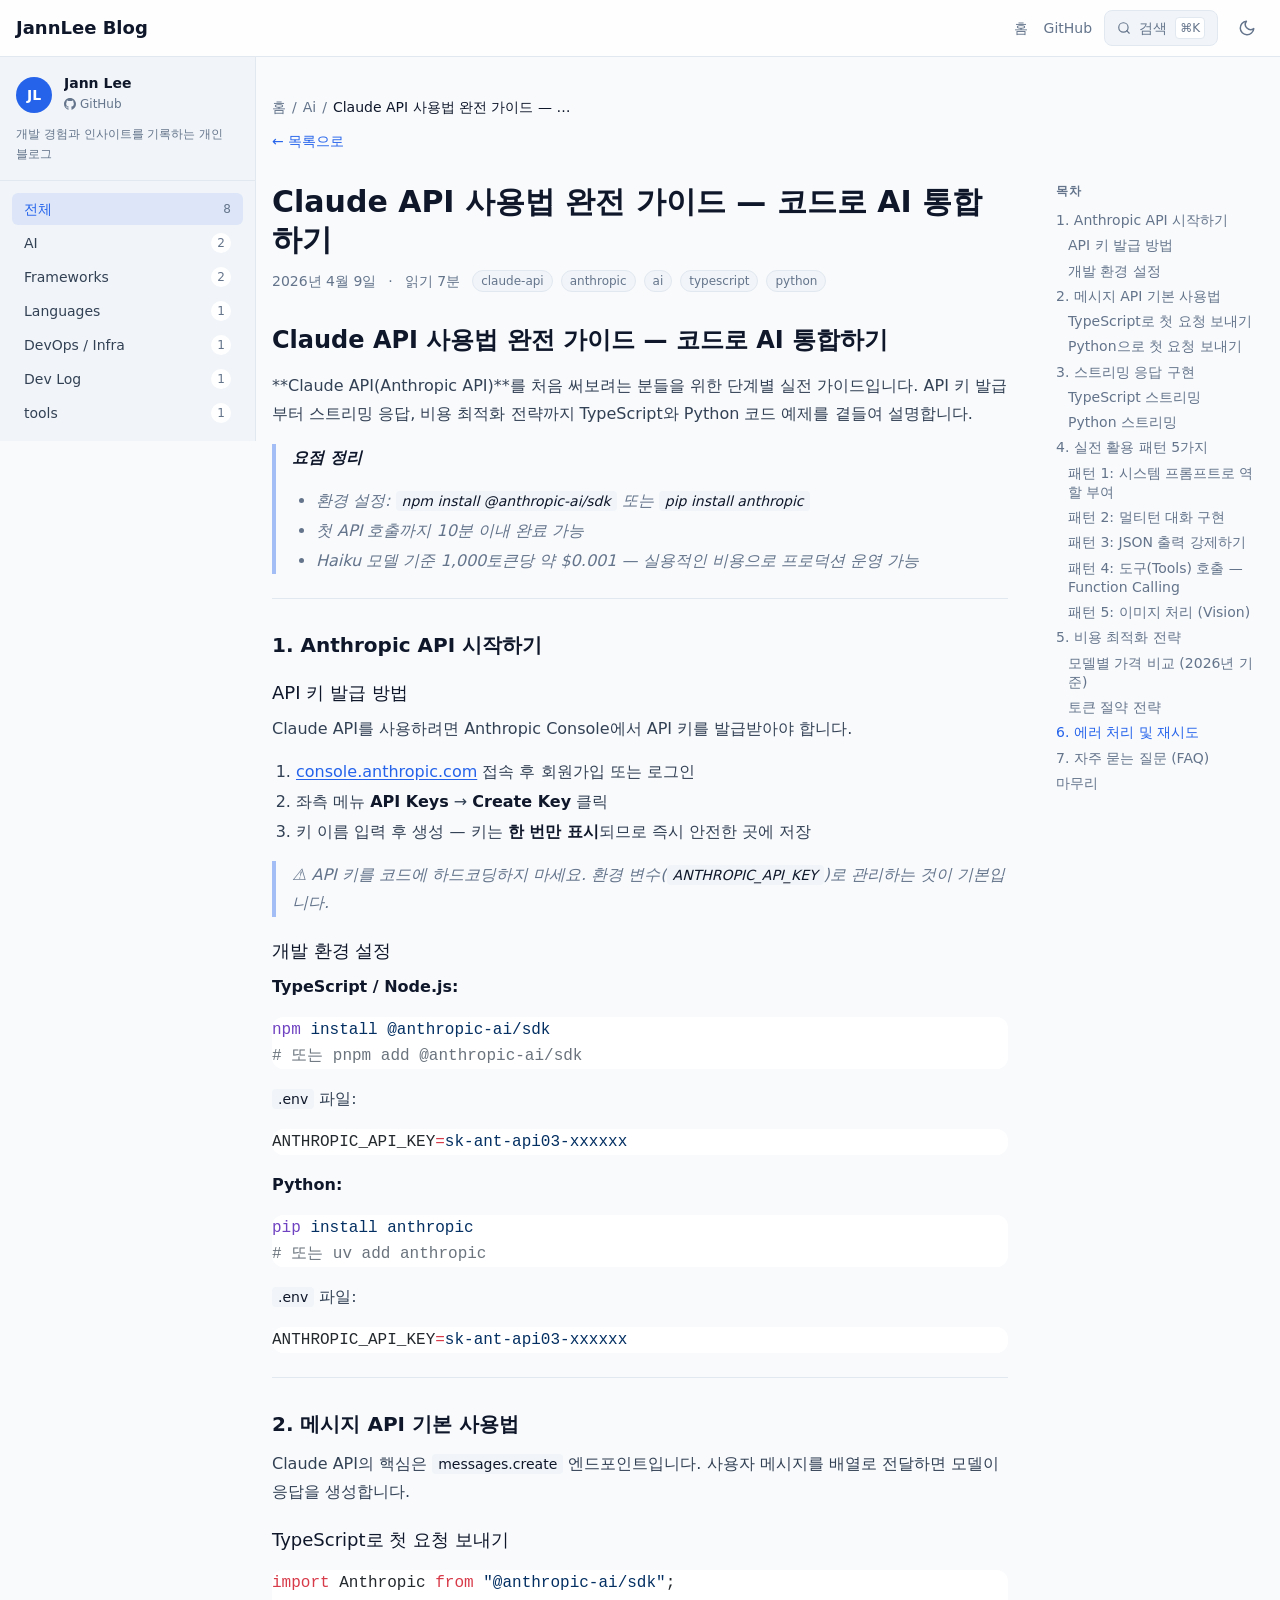
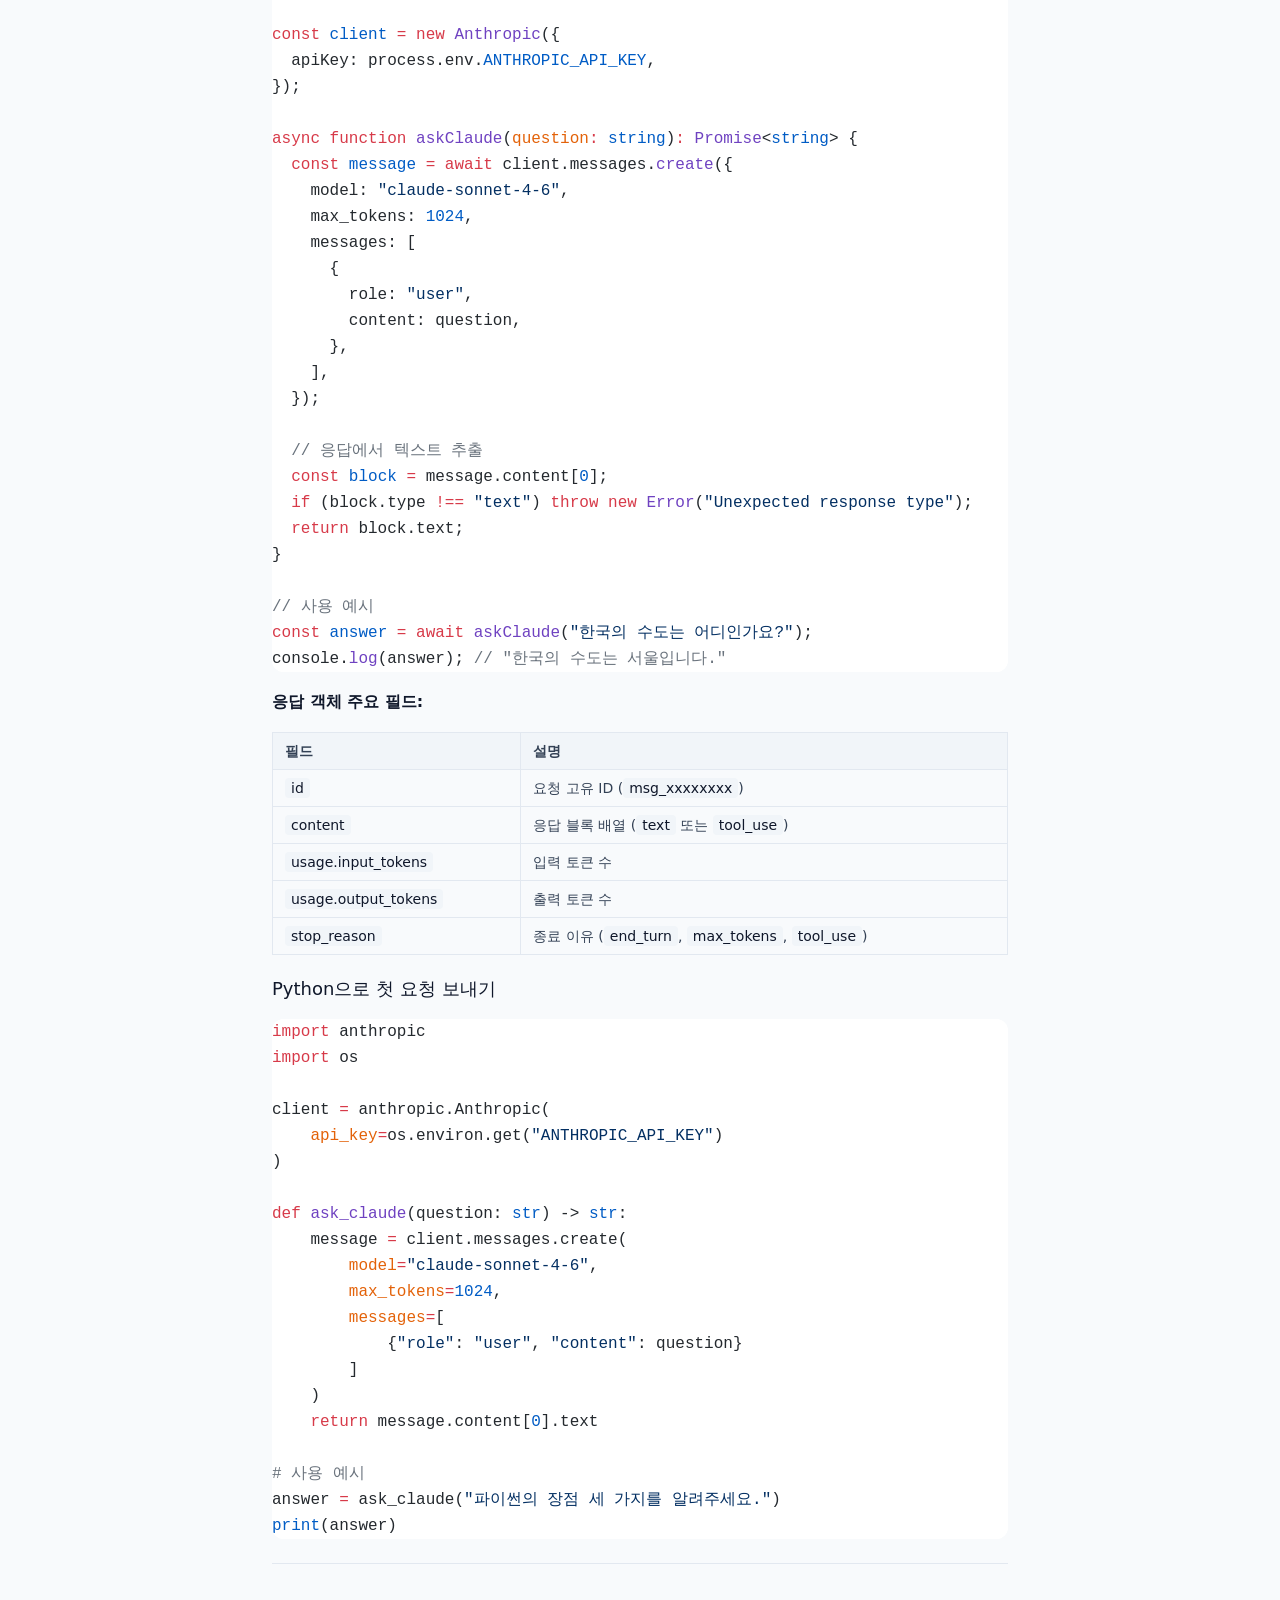
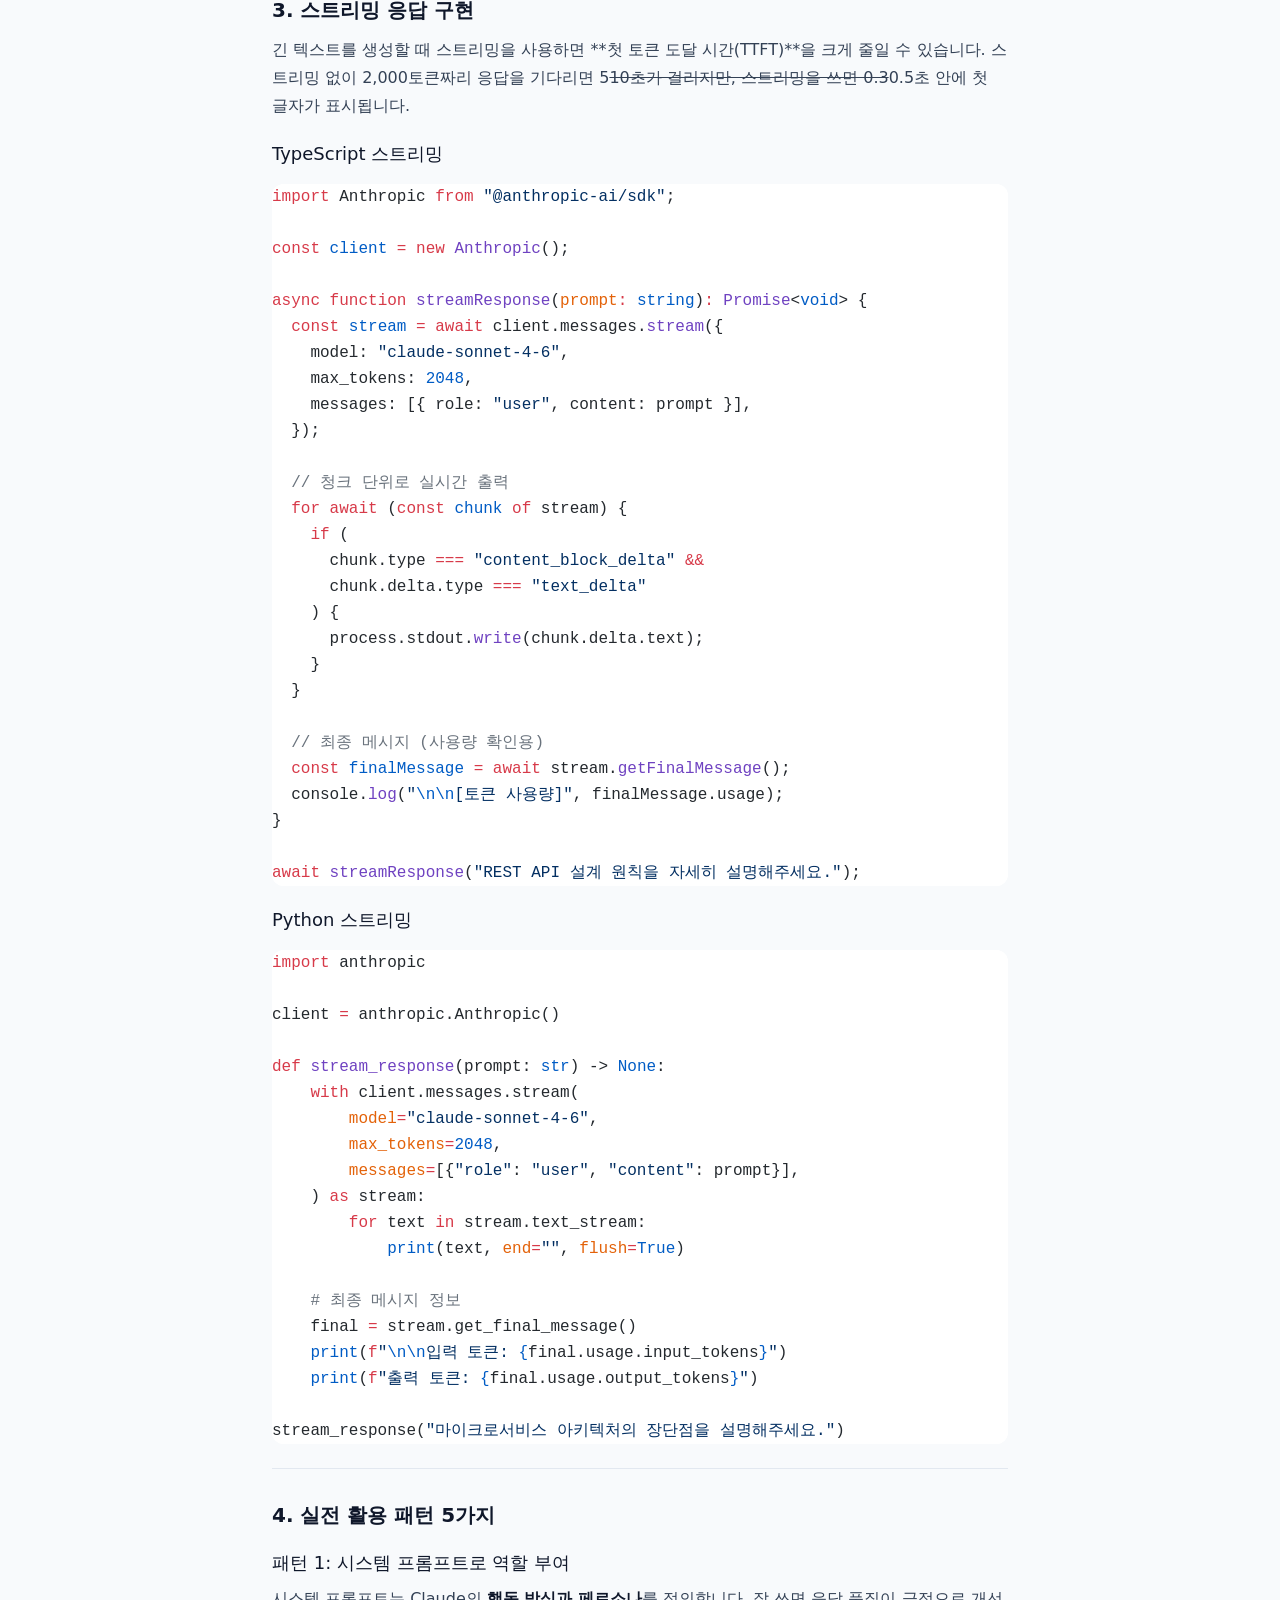
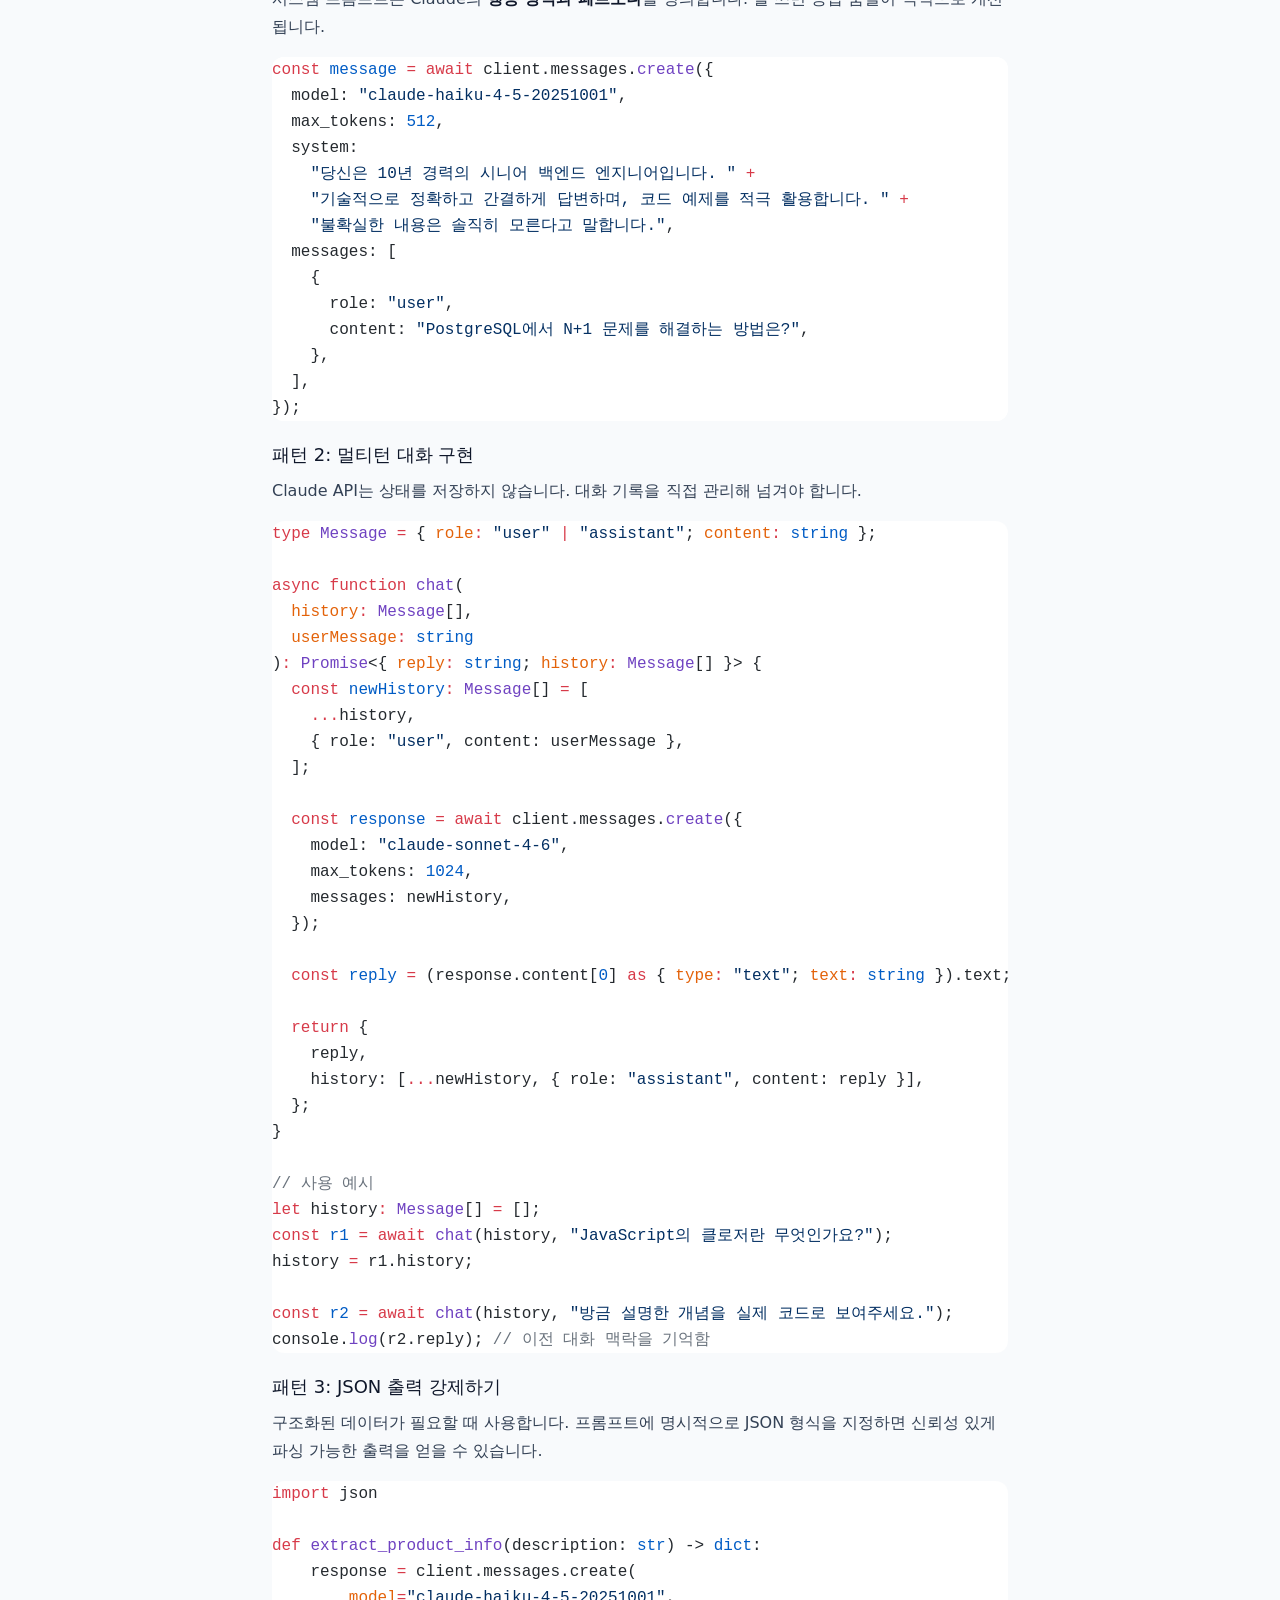
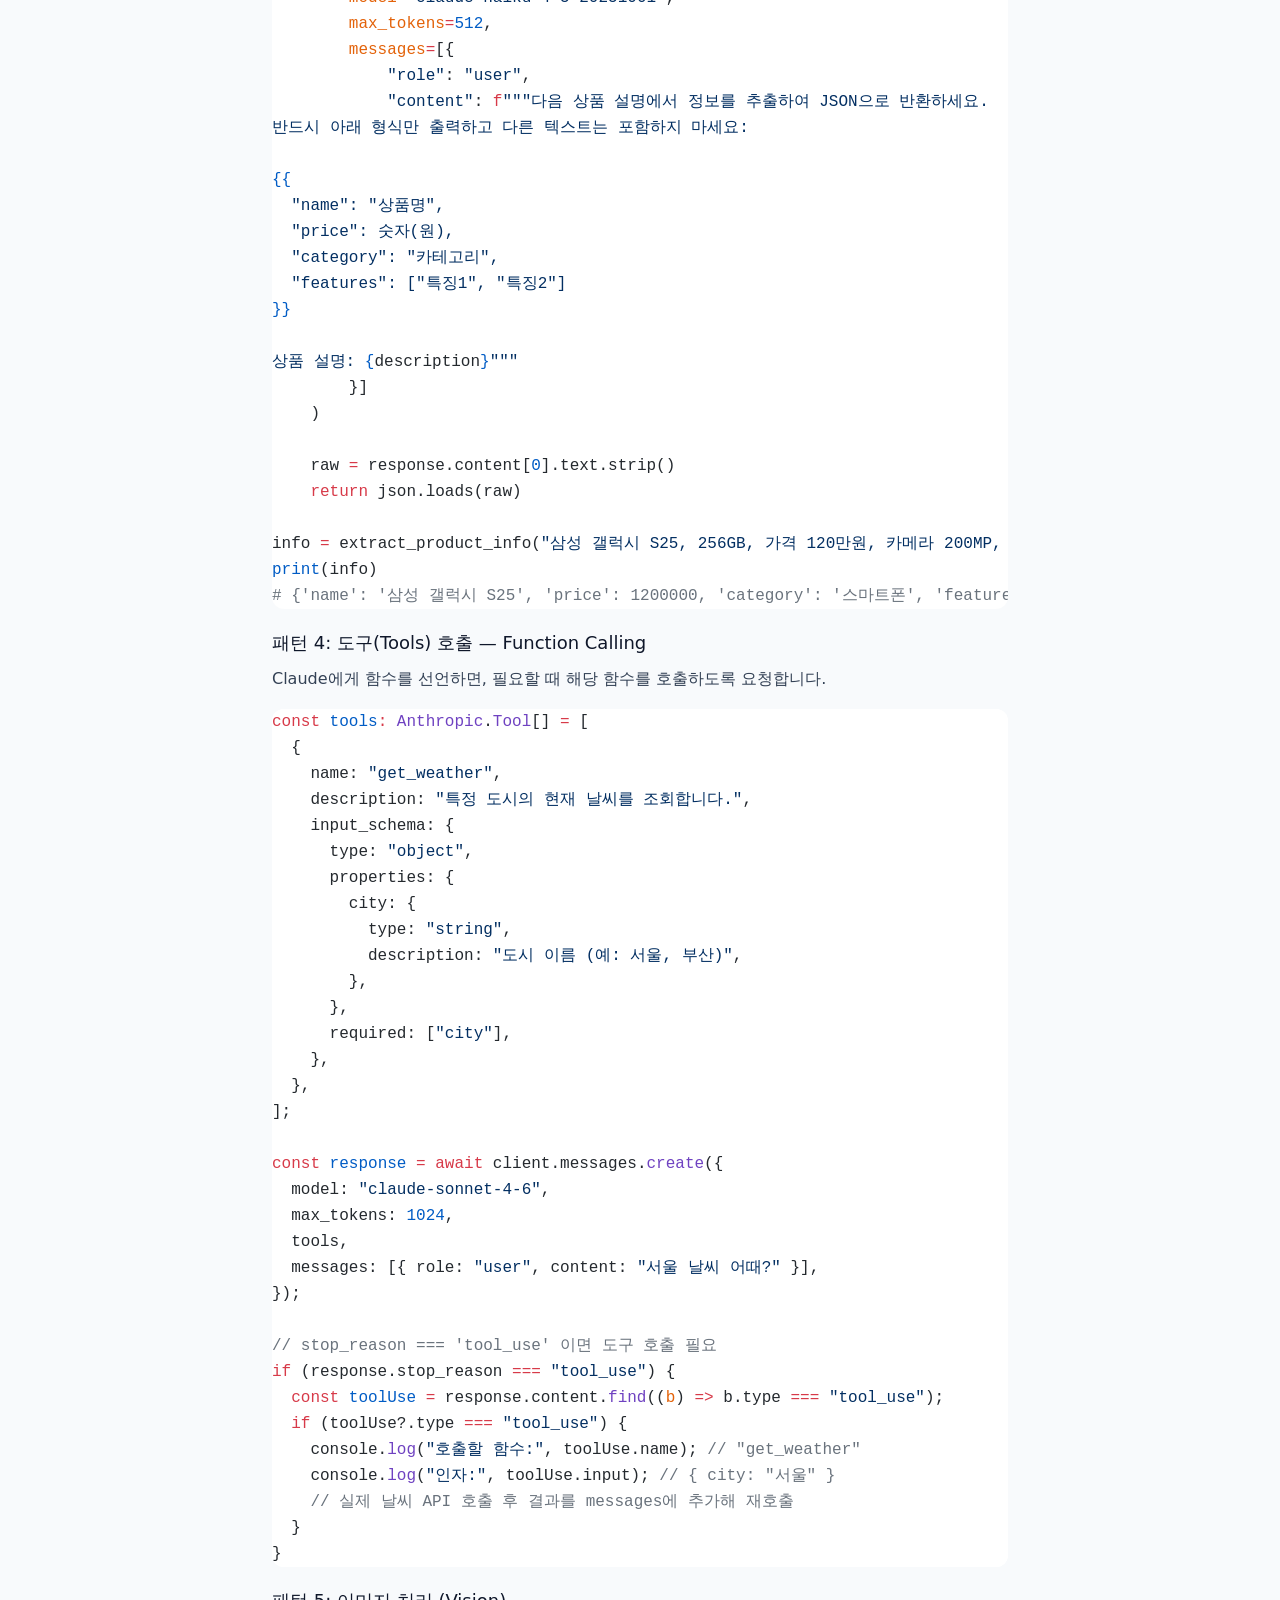
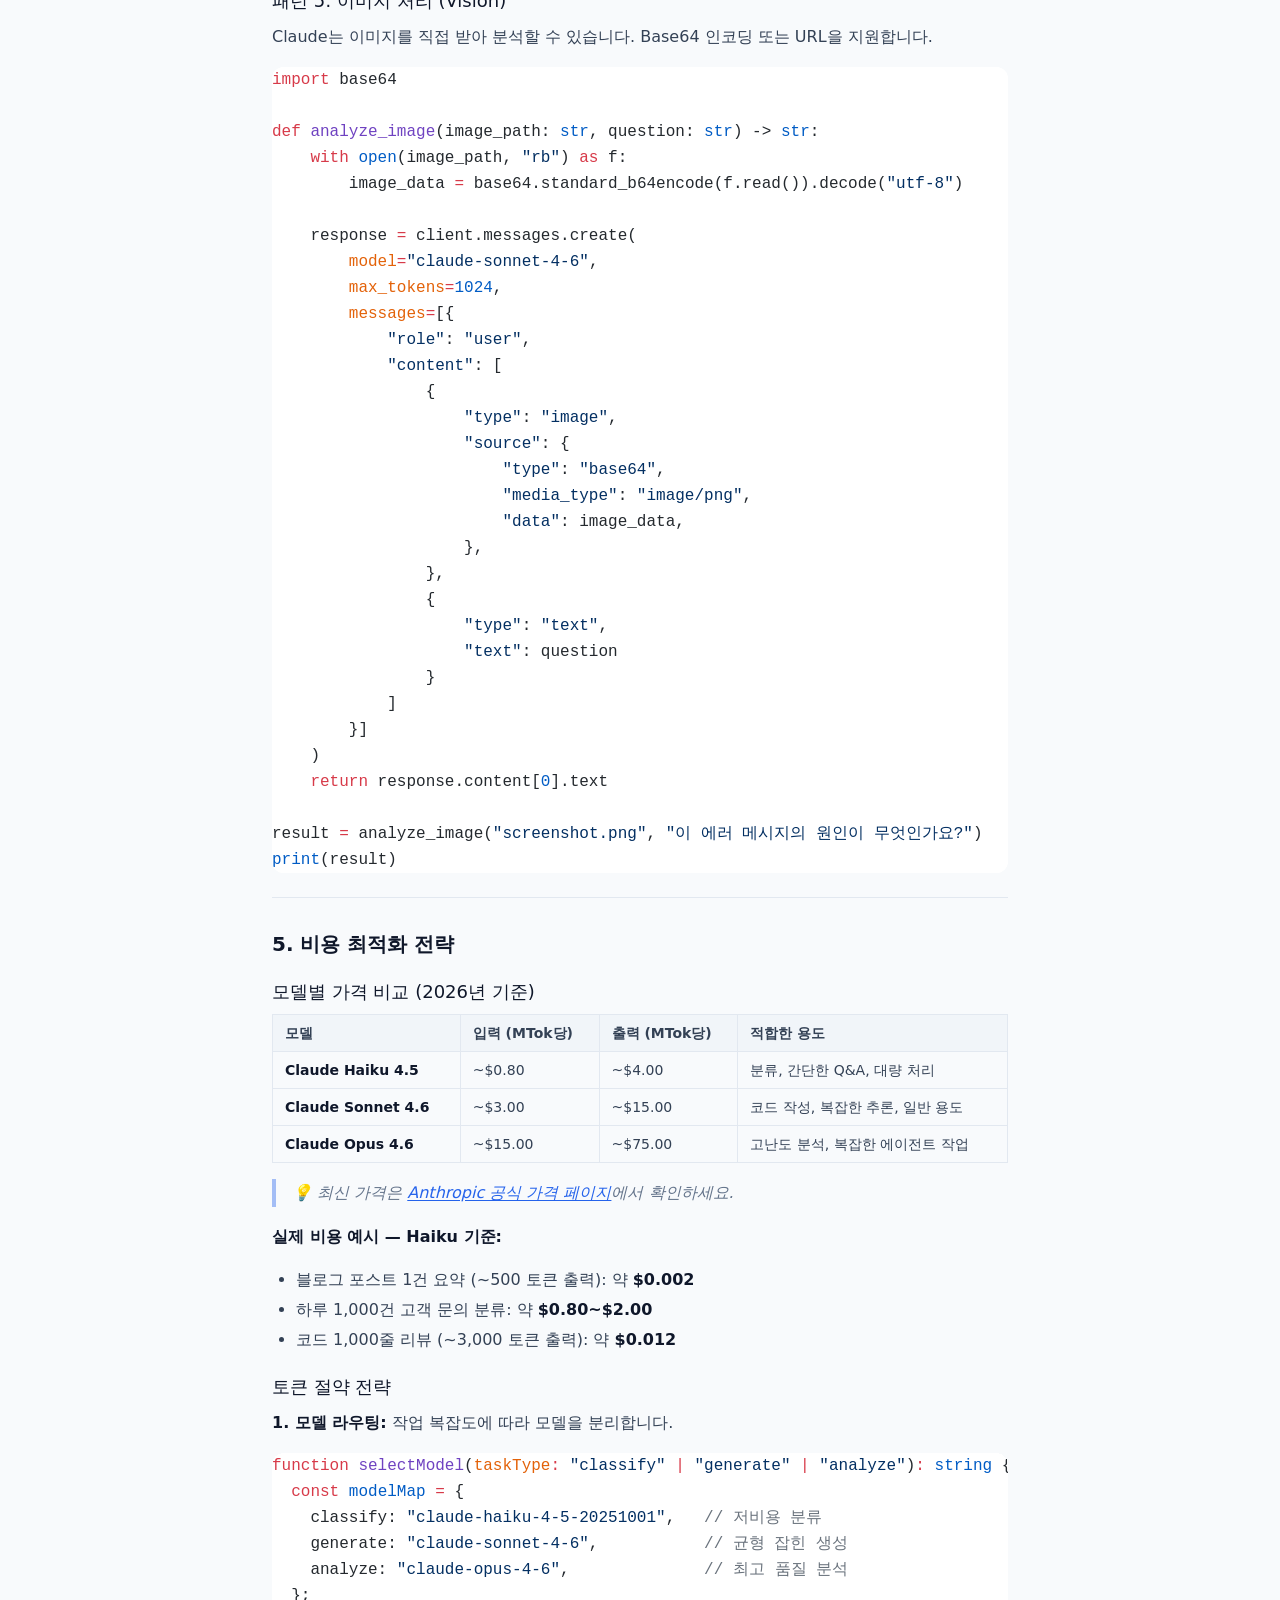
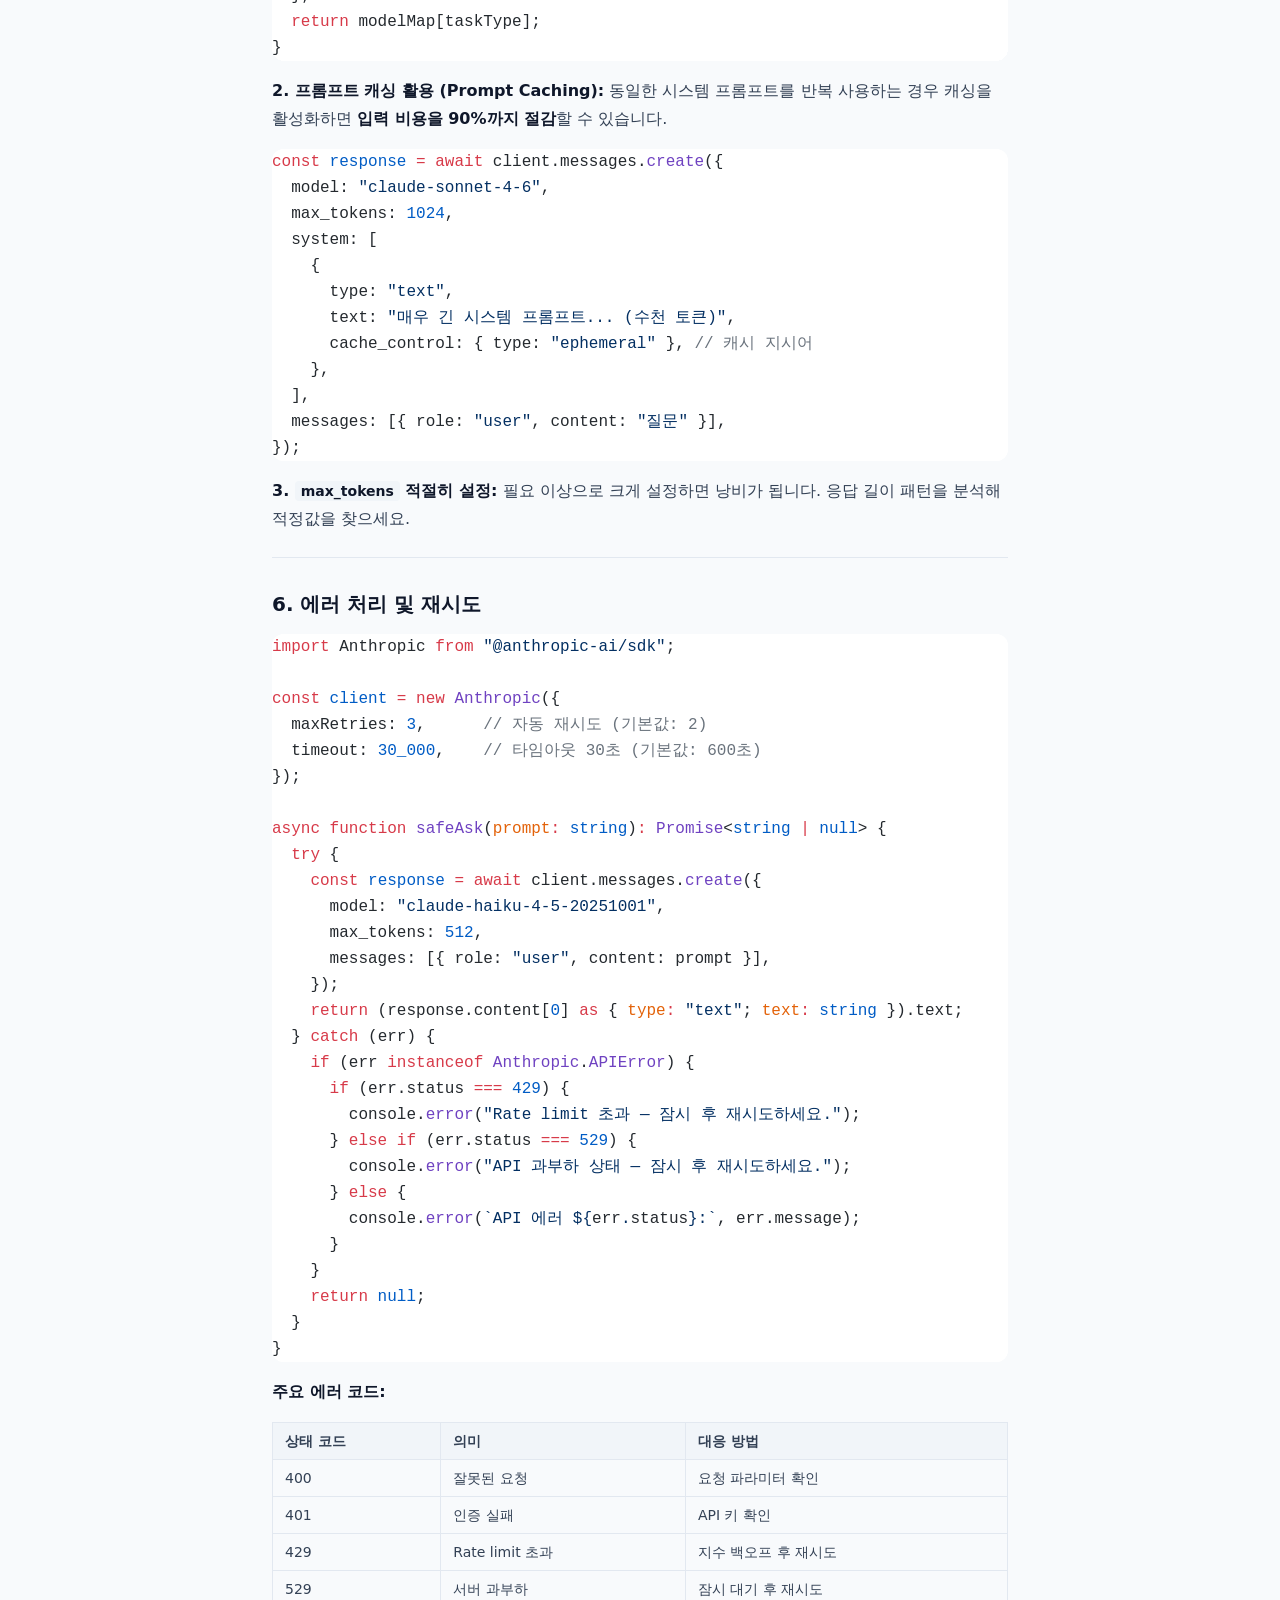
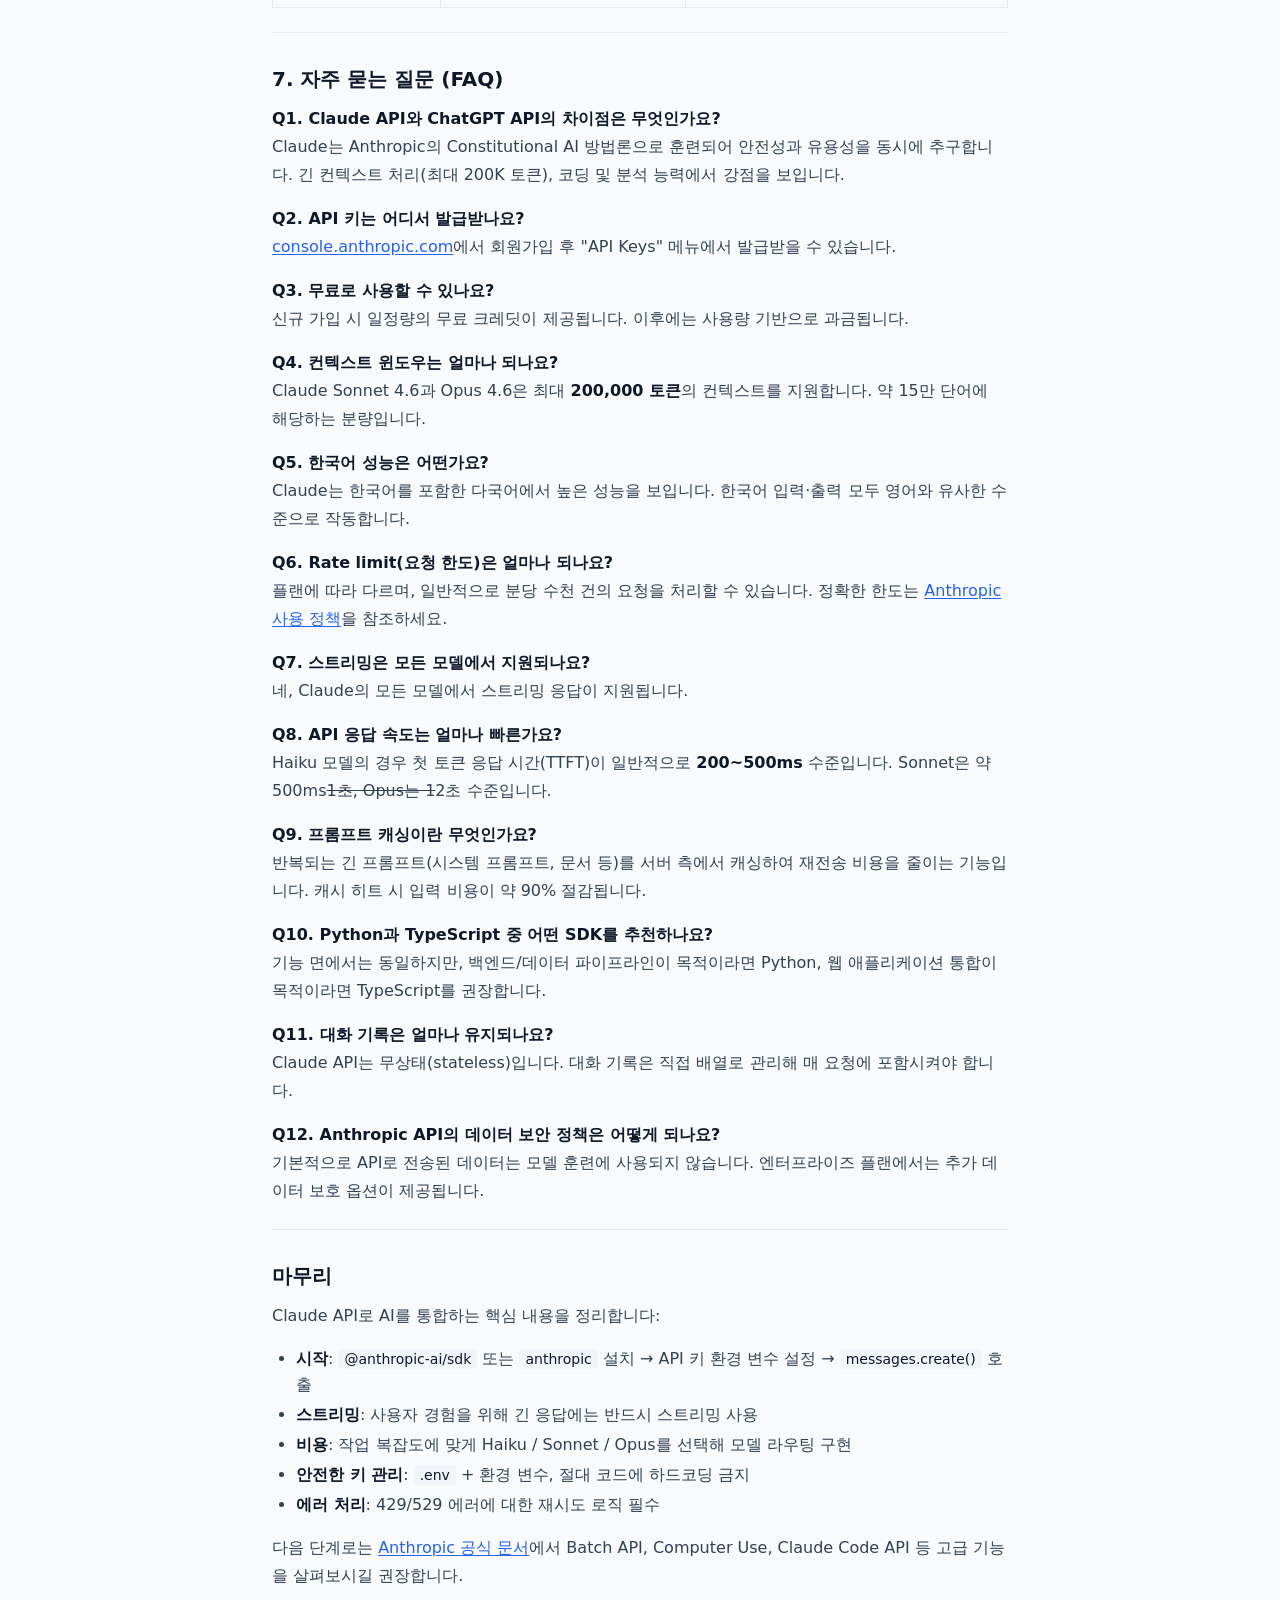
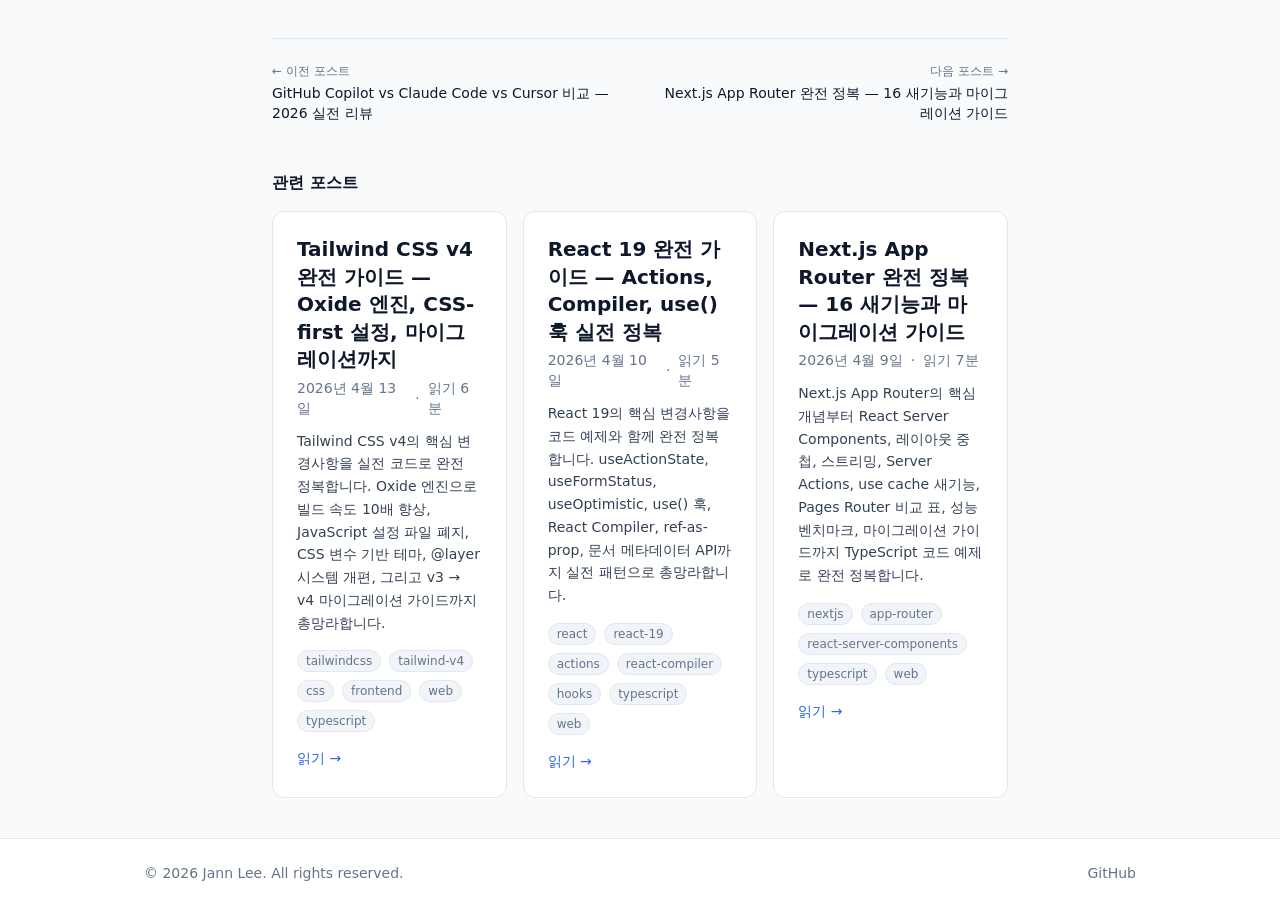
<file: posts/claude-api-guide/index.html>
<!DOCTYPE html><html lang="ko"><head><meta charSet="utf-8"/><meta name="viewport" content="width=device-width, initial-scale=1"/><link rel="stylesheet" href="/_next/static/css/17ba43d0127fc4c3.css" data-precedence="next"/><link rel="preload" as="script" fetchPriority="low" href="/_next/static/chunks/webpack-68f22649503f8e75.js"/><script src="/_next/static/chunks/4bd1b696-b685cedb4c99dace.js" async=""></script><script src="/_next/static/chunks/684-a8720c6c3265c90c.js" async=""></script><script src="/_next/static/chunks/main-app-93a8c67df4db2783.js" async=""></script><script src="/_next/static/chunks/874-0aee904e76a1f1e0.js" async=""></script><script src="/_next/static/chunks/373-39822a50844eb384.js" async=""></script><script src="/_next/static/chunks/app/layout-85aafec7dfa8827e.js" async=""></script><script src="/_next/static/chunks/app/posts/%5Bslug%5D/page-162a9a5c0e26bf1f.js" async=""></script><script src="/_next/static/chunks/app/global-error-a7d861edf33d36d5.js" async=""></script><title>Claude API 사용법 완전 가이드 — 코드로 AI 통합하기 | JannLee Blog</title><meta name="description" content="Claude API(Anthropic API) 사용법을 TypeScript·Python 코드 예제와 함께 단계별로 설명합니다. 환경 설정부터 스트리밍, 멀티턴 대화, JSON 출력, Tools 호출, 이미지 처리, 비용 최적화 전략까지 실전 패턴을 빠짐없이 총망라했습니다."/><link rel="canonical" href="https://jannlee.github.io/posts/claude-api-guide/"/><meta property="og:title" content="Claude API 사용법 완전 가이드 — 코드로 AI 통합하기"/><meta property="og:description" content="Claude API(Anthropic API) 사용법을 TypeScript·Python 코드 예제와 함께 단계별로 설명합니다. 환경 설정부터 스트리밍, 멀티턴 대화, JSON 출력, Tools 호출, 이미지 처리, 비용 최적화 전략까지 실전 패턴을 빠짐없이 총망라했습니다."/><meta property="og:url" content="https://jannlee.github.io/posts/claude-api-guide/"/><meta property="og:site_name" content="JannLee Blog"/><meta property="og:locale" content="ko_KR"/><meta property="og:type" content="article"/><meta property="article:published_time" content="2026-04-09"/><meta property="article:author" content="Jann Lee"/><meta property="article:tag" content="claude-api"/><meta property="article:tag" content="anthropic"/><meta property="article:tag" content="ai"/><meta property="article:tag" content="typescript"/><meta property="article:tag" content="python"/><meta name="twitter:card" content="summary_large_image"/><meta name="twitter:title" content="Claude API 사용법 완전 가이드 — 코드로 AI 통합하기"/><meta name="twitter:description" content="Claude API(Anthropic API) 사용법을 TypeScript·Python 코드 예제와 함께 단계별로 설명합니다. 환경 설정부터 스트리밍, 멀티턴 대화, JSON 출력, Tools 호출, 이미지 처리, 비용 최적화 전략까지 실전 패턴을 빠짐없이 총망라했습니다."/><link rel="icon" href="/favicon.ico" type="image/x-icon" sizes="16x16"/><script>try{var t=localStorage.getItem('theme');if(t==='dark'||(!t&&window.matchMedia('(prefers-color-scheme: dark)').matches)){document.documentElement.classList.add('dark');}}catch(e){}</script><script type="application/ld+json">{"@context":"https://schema.org","@type":"WebSite","name":"JannLee Blog","url":"https://jannlee.github.io","description":"개발 경험과 인사이트를 기록하는 개인 블로그","inLanguage":"ko","author":{"@type":"Person","name":"Jann Lee","url":"https://github.com/JannLee"}}</script><script src="/_next/static/chunks/polyfills-42372ed130431b0a.js" noModule=""></script></head><body><div class="min-h-screen flex flex-col"><header class="sticky top-0 z-30 border-b border-[var(--border)] bg-[var(--bg-card)]/80 backdrop-blur-sm"><div class="flex items-center gap-3 px-4 h-14"><button aria-label="사이드바 열기" class="lg:hidden p-2 -ml-1 rounded-lg text-[var(--fg-muted)] hover:text-[var(--fg)] hover:bg-[var(--bg-subtle)] transition-colors"><svg xmlns="http://www.w3.org/2000/svg" width="20" height="20" viewBox="0 0 24 24" fill="none" stroke="currentColor" stroke-width="2" stroke-linecap="round" stroke-linejoin="round"><line x1="3" y1="6" x2="21" y2="6"></line><line x1="3" y1="12" x2="21" y2="12"></line><line x1="3" y1="18" x2="21" y2="18"></line></svg></button><a class="text-lg font-bold text-[var(--fg)] hover:text-[var(--accent)] transition-colors" href="/">JannLee Blog</a><div class="flex-1"></div><nav class="hidden sm:flex items-center gap-4 text-sm text-[var(--fg-muted)]"><a class="hover:text-[var(--fg)] transition-colors" href="/">홈</a><a href="https://github.com/JannLee" target="_blank" rel="noopener noreferrer" class="hover:text-[var(--fg)] transition-colors">GitHub</a></nav><button class="flex items-center gap-2 text-sm text-[var(--fg-muted)] hover:text-[var(--fg)] transition-colors border border-[var(--border)] rounded-lg px-3 py-1.5 hover:border-[var(--accent)]/50 bg-[var(--bg-subtle)]" aria-label="검색"><svg width="14" height="14" fill="none" viewBox="0 0 24 24" stroke="currentColor" stroke-width="2"><circle cx="11" cy="11" r="8"></circle><path stroke-linecap="round" d="M21 21l-4.35-4.35"></path></svg><span class="hidden sm:inline">검색</span><kbd class="hidden sm:inline text-xs bg-[var(--bg-card)] border border-[var(--border)] rounded px-1 py-0.5 font-mono text-[var(--fg-muted)]">⌘K</kbd></button><button aria-label="다크 모드로 전환" class="p-2 rounded-lg text-[var(--fg-muted)] hover:text-[var(--fg)] hover:bg-[var(--bg-subtle)] transition-colors"><svg xmlns="http://www.w3.org/2000/svg" width="18" height="18" viewBox="0 0 24 24" fill="none" stroke="currentColor" stroke-width="2" stroke-linecap="round" stroke-linejoin="round"><path d="M21 12.79A9 9 0 1 1 11.21 3 7 7 0 0 0 21 12.79z"></path></svg></button></div></header><div class="flex flex-1 items-start"><div class="hidden lg:block shrink-0 sticky top-14 self-start h-[calc(100vh-3.5rem)] overflow-y-auto"><aside class="flex flex-col w-[var(--sidebar-w,256px)] bg-[var(--bg-subtle)] border-r border-[var(--border)]"><div class="px-4 py-4 border-b border-[var(--border)]"><div class="flex items-center gap-3 mb-2"><div class="w-9 h-9 rounded-full bg-[var(--accent)] flex items-center justify-center text-white text-sm font-semibold shrink-0">JL</div><div class="min-w-0"><p class="text-sm font-semibold text-[var(--fg)] truncate">Jann Lee</p><a href="https://github.com/JannLee" target="_blank" rel="noopener noreferrer" class="inline-flex items-center gap-1 text-xs text-[var(--fg-muted)] hover:text-[var(--fg)] transition-colors"><svg xmlns="http://www.w3.org/2000/svg" width="12" height="12" viewBox="0 0 24 24" fill="currentColor"><path d="M12 0C5.374 0 0 5.373 0 12c0 5.302 3.438 9.8 8.207 11.387.599.111.793-.261.793-.577v-2.234c-3.338.726-4.033-1.416-4.033-1.416-.546-1.387-1.333-1.756-1.333-1.756-1.089-.745.083-.729.083-.729 1.205.084 1.839 1.237 1.839 1.237 1.07 1.834 2.807 1.304 3.492.997.107-.775.418-1.305.762-1.604-2.665-.305-5.467-1.334-5.467-5.931 0-1.311.469-2.381 1.236-3.221-.124-.303-.535-1.524.117-3.176 0 0 1.008-.322 3.301 1.23A11.509 11.509 0 0 1 12 5.803c1.02.005 2.047.138 3.006.404 2.291-1.552 3.297-1.23 3.297-1.23.653 1.653.242 2.874.118 3.176.77.84 1.235 1.911 1.235 3.221 0 4.609-2.807 5.624-5.479 5.921.43.372.823 1.102.823 2.222v3.293c0 .319.192.694.801.576C20.566 21.797 24 17.3 24 12c0-6.627-5.373-12-12-12z"></path></svg>GitHub</a></div></div><p class="text-xs text-[var(--fg-muted)] leading-relaxed">개발 경험과 인사이트를 기록하는 개인 블로그</p></div><!--$!--><template data-dgst="BAILOUT_TO_CLIENT_SIDE_RENDERING"></template><div class="p-3 text-xs text-[var(--fg-muted)]">로딩 중…</div><!--/$--></aside></div><div class="fixed inset-y-0 left-0 z-30 lg:hidden transform transition-transform duration-200 ease-in-out overflow-y-auto -translate-x-full"><aside class="flex flex-col w-[var(--sidebar-w,256px)] bg-[var(--bg-subtle)] border-r border-[var(--border)]"><div class="flex items-center justify-between px-4 py-3 border-b border-[var(--border)] lg:hidden"><span class="text-sm font-semibold text-[var(--fg)]">탐색</span><button aria-label="닫기" class="p-1.5 rounded-md text-[var(--fg-muted)] hover:text-[var(--fg)] hover:bg-[var(--bg-card)] transition-colors"><svg xmlns="http://www.w3.org/2000/svg" width="18" height="18" viewBox="0 0 24 24" fill="none" stroke="currentColor" stroke-width="2" stroke-linecap="round" stroke-linejoin="round"><line x1="18" y1="6" x2="6" y2="18"></line><line x1="6" y1="6" x2="18" y2="18"></line></svg></button></div><div class="px-4 py-4 border-b border-[var(--border)]"><div class="flex items-center gap-3 mb-2"><div class="w-9 h-9 rounded-full bg-[var(--accent)] flex items-center justify-center text-white text-sm font-semibold shrink-0">JL</div><div class="min-w-0"><p class="text-sm font-semibold text-[var(--fg)] truncate">Jann Lee</p><a href="https://github.com/JannLee" target="_blank" rel="noopener noreferrer" class="inline-flex items-center gap-1 text-xs text-[var(--fg-muted)] hover:text-[var(--fg)] transition-colors"><svg xmlns="http://www.w3.org/2000/svg" width="12" height="12" viewBox="0 0 24 24" fill="currentColor"><path d="M12 0C5.374 0 0 5.373 0 12c0 5.302 3.438 9.8 8.207 11.387.599.111.793-.261.793-.577v-2.234c-3.338.726-4.033-1.416-4.033-1.416-.546-1.387-1.333-1.756-1.333-1.756-1.089-.745.083-.729.083-.729 1.205.084 1.839 1.237 1.839 1.237 1.07 1.834 2.807 1.304 3.492.997.107-.775.418-1.305.762-1.604-2.665-.305-5.467-1.334-5.467-5.931 0-1.311.469-2.381 1.236-3.221-.124-.303-.535-1.524.117-3.176 0 0 1.008-.322 3.301 1.23A11.509 11.509 0 0 1 12 5.803c1.02.005 2.047.138 3.006.404 2.291-1.552 3.297-1.23 3.297-1.23.653 1.653.242 2.874.118 3.176.77.84 1.235 1.911 1.235 3.221 0 4.609-2.807 5.624-5.479 5.921.43.372.823 1.102.823 2.222v3.293c0 .319.192.694.801.576C20.566 21.797 24 17.3 24 12c0-6.627-5.373-12-12-12z"></path></svg>GitHub</a></div></div><p class="text-xs text-[var(--fg-muted)] leading-relaxed">개발 경험과 인사이트를 기록하는 개인 블로그</p></div><!--$!--><template data-dgst="BAILOUT_TO_CLIENT_SIDE_RENDERING"></template><div class="p-3 text-xs text-[var(--fg-muted)]">로딩 중…</div><!--/$--></aside></div><main class="flex-1 min-w-0"><div class="mx-auto max-w-5xl px-4 py-10"><script type="application/ld+json">{"@context":"https://schema.org","@type":"BlogPosting","mainEntityOfPage":{"@type":"WebPage","@id":"https://jannlee.github.io/posts/claude-api-guide/"},"headline":"Claude API 사용법 완전 가이드 — 코드로 AI 통합하기","description":"Claude API(Anthropic API) 사용법을 TypeScript·Python 코드 예제와 함께 단계별로 설명합니다. 환경 설정부터 스트리밍, 멀티턴 대화, JSON 출력, Tools 호출, 이미지 처리, 비용 최적화 전략까지 실전 패턴을 빠짐없이 총망라했습니다.","datePublished":"2026-04-09","dateModified":"2026-04-09","inLanguage":"ko","url":"https://jannlee.github.io/posts/claude-api-guide/","keywords":"claude-api, anthropic, ai, typescript, python","author":{"@type":"Person","name":"Jann Lee","url":"https://github.com/JannLee"},"publisher":{"@type":"Person","name":"Jann Lee","url":"https://github.com/JannLee"},"isPartOf":{"@type":"WebSite","name":"JannLee Blog","url":"https://jannlee.github.io"}}</script><div class="fixed top-0 left-0 z-50 h-0.5 bg-[var(--accent)] transition-[width] duration-100" style="width:0%" role="progressbar" aria-valuenow="0" aria-valuemin="0" aria-valuemax="100" aria-label="읽기 진행률"></div><nav aria-label="breadcrumb" class="flex items-center gap-1.5 text-sm text-[var(--fg-muted)] mb-3"><a class="hover:text-[var(--accent)] transition-colors" href="/">홈</a><span aria-hidden="true">/</span><span class="capitalize">ai</span><span aria-hidden="true">/</span><span class="text-[var(--fg)] truncate max-w-[240px]">Claude API 사용법 완전 가이드 — 코드로 AI 통합하기</span></nav><a class="text-sm text-[var(--accent)] hover:text-[var(--accent-hover)] transition-colors mb-8 inline-block" href="/">← 목록으로</a><div class="flex gap-12 items-start"><div class="flex-1 min-w-0"><header class="mb-8"><h1 class="text-3xl font-bold text-[var(--fg)] mb-3 leading-tight">Claude API 사용법 완전 가이드 — 코드로 AI 통합하기</h1><div class="flex flex-wrap items-center gap-3"><time class="text-sm text-[var(--fg-muted)]" dateTime="2026-04-09">2026년 4월 9일</time><span class="text-[var(--fg-muted)] text-sm" aria-hidden="true">·</span><span class="text-sm text-[var(--fg-muted)]">읽기 <!-- -->7<!-- -->분</span><div class="flex flex-wrap gap-2"><span class="px-2 py-0.5 bg-[var(--bg-subtle)] text-[var(--fg-muted)] text-xs rounded-full border border-[var(--border)]">claude-api</span><span class="px-2 py-0.5 bg-[var(--bg-subtle)] text-[var(--fg-muted)] text-xs rounded-full border border-[var(--border)]">anthropic</span><span class="px-2 py-0.5 bg-[var(--bg-subtle)] text-[var(--fg-muted)] text-xs rounded-full border border-[var(--border)]">ai</span><span class="px-2 py-0.5 bg-[var(--bg-subtle)] text-[var(--fg-muted)] text-xs rounded-full border border-[var(--border)]">typescript</span><span class="px-2 py-0.5 bg-[var(--bg-subtle)] text-[var(--fg-muted)] text-xs rounded-full border border-[var(--border)]">python</span></div></div></header><article class=" text-base text-[var(--fg-secondary)] leading-relaxed [&amp;_h1]:text-2xl [&amp;_h1]:font-bold [&amp;_h1]:text-[var(--fg)] [&amp;_h1]:mt-8 [&amp;_h1]:mb-4 [&amp;_h2]:text-xl [&amp;_h2]:font-semibold [&amp;_h2]:text-[var(--fg)] [&amp;_h2]:mt-8 [&amp;_h2]:mb-3 [&amp;_h3]:text-lg [&amp;_h3]:font-medium [&amp;_h3]:text-[var(--fg)] [&amp;_h3]:mt-5 [&amp;_h3]:mb-2 [&amp;_p]:mb-4 [&amp;_p]:leading-7 [&amp;_ul]:list-disc [&amp;_ul]:pl-6 [&amp;_ul]:mb-4 [&amp;_ol]:list-decimal [&amp;_ol]:pl-6 [&amp;_ol]:mb-4 [&amp;_li]:mb-1 [&amp;_a]:text-[var(--accent)] [&amp;_a]:underline [&amp;_a]:underline-offset-2 hover:[&amp;_a]:text-[var(--accent-hover)] [&amp;_code:not(pre_code)]:bg-[var(--bg-subtle)] [&amp;_code:not(pre_code)]:px-1.5 [&amp;_code:not(pre_code)]:py-0.5 [&amp;_code:not(pre_code)]:rounded [&amp;_code:not(pre_code)]:text-sm [&amp;_code:not(pre_code)]:font-mono [&amp;_code:not(pre_code)]:text-[var(--fg)] [&amp;_blockquote]:border-l-4 [&amp;_blockquote]:border-[var(--accent)]/40 [&amp;_blockquote]:pl-4 [&amp;_blockquote]:italic [&amp;_blockquote]:text-[var(--fg-muted)] [&amp;_blockquote]:mb-4 [&amp;_strong]:font-semibold [&amp;_strong]:text-[var(--fg)] [&amp;_hr]:border-[var(--border)] [&amp;_hr]:my-6 [&amp;_table]:w-full [&amp;_table]:border-collapse [&amp;_table]:mb-4 [&amp;_th]:text-left [&amp;_th]:px-3 [&amp;_th]:py-2 [&amp;_th]:border [&amp;_th]:border-[var(--border)] [&amp;_th]:bg-[var(--bg-subtle)] [&amp;_th]:font-semibold [&amp;_th]:text-sm [&amp;_td]:px-3 [&amp;_td]:py-2 [&amp;_td]:border [&amp;_td]:border-[var(--border)] [&amp;_td]:text-sm [&amp;_figure]:my-0 "><h1 id="claude-api-사용법-완전-가이드--코드로-ai-통합하기">Claude API 사용법 완전 가이드 — 코드로 AI 통합하기</h1>
<p>**Claude API(Anthropic API)**를 처음 써보려는 분들을 위한 단계별 실전 가이드입니다. API 키 발급부터 스트리밍 응답, 비용 최적화 전략까지 TypeScript와 Python 코드 예제를 곁들여 설명합니다.</p>
<blockquote>
<p><strong>요점 정리</strong></p>
<ul>
<li>환경 설정: <code>npm install @anthropic-ai/sdk</code> 또는 <code>pip install anthropic</code></li>
<li>첫 API 호출까지 10분 이내 완료 가능</li>
<li>Haiku 모델 기준 1,000토큰당 약 $0.001 — 실용적인 비용으로 프로덕션 운영 가능</li>
</ul>
</blockquote>
<hr/>
<h2 id="1-anthropic-api-시작하기">1. Anthropic API 시작하기</h2>
<h3 id="api-키-발급-방법">API 키 발급 방법</h3>
<p>Claude API를 사용하려면 Anthropic Console에서 API 키를 발급받아야 합니다.</p>
<ol>
<li><a href="https://console.anthropic.com">console.anthropic.com</a> 접속 후 회원가입 또는 로그인</li>
<li>좌측 메뉴 <strong>API Keys</strong> → <strong>Create Key</strong> 클릭</li>
<li>키 이름 입력 후 생성 — 키는 <strong>한 번만 표시</strong>되므로 즉시 안전한 곳에 저장</li>
</ol>
<blockquote>
<p>⚠️ API 키를 코드에 하드코딩하지 마세요. 환경 변수(<code>ANTHROPIC_API_KEY</code>)로 관리하는 것이 기본입니다.</p>
</blockquote>
<h3 id="개발-환경-설정">개발 환경 설정</h3>
<p><strong>TypeScript / Node.js:</strong></p>
<figure data-rehype-pretty-code-figure=""><div class="code-block relative group my-4"><pre style="--shiki-light:#24292e;--shiki-dark:#e1e4e8;--shiki-light-bg:#fff;--shiki-dark-bg:#24292e" tabindex="0" data-language="bash" data-theme="github-light github-dark" class="rounded-xl overflow-x-auto"><code data-language="bash" data-theme="github-light github-dark" style="display:grid"><span data-line=""><span style="--shiki-light:#6F42C1;--shiki-dark:#B392F0">npm</span><span style="--shiki-light:#032F62;--shiki-dark:#9ECBFF"> install</span><span style="--shiki-light:#032F62;--shiki-dark:#9ECBFF"> @anthropic-ai/sdk</span></span>
<span data-line=""><span style="--shiki-light:#6A737D;--shiki-dark:#6A737D"># 또는 pnpm add @anthropic-ai/sdk</span></span></code></pre><div class="absolute top-2.5 right-2.5 flex items-center gap-1.5 opacity-0 group-hover:opacity-100 transition-opacity"><span class="text-xs font-mono px-1.5 py-0.5 rounded bg-white/10 text-white/60">bash</span><button class="text-xs px-2 py-1 rounded bg-white/10 hover:bg-white/20 text-white/70 hover:text-white transition-colors" aria-label="코드 복사">복사</button></div></div></figure>
<p><code>.env</code> 파일:</p>
<figure data-rehype-pretty-code-figure=""><div class="code-block relative group my-4"><pre style="--shiki-light:#24292e;--shiki-dark:#e1e4e8;--shiki-light-bg:#fff;--shiki-dark-bg:#24292e" tabindex="0" data-language="bash" data-theme="github-light github-dark" class="rounded-xl overflow-x-auto"><code data-language="bash" data-theme="github-light github-dark" style="display:grid"><span data-line=""><span style="--shiki-light:#24292E;--shiki-dark:#E1E4E8">ANTHROPIC_API_KEY</span><span style="--shiki-light:#D73A49;--shiki-dark:#F97583">=</span><span style="--shiki-light:#032F62;--shiki-dark:#9ECBFF">sk-ant-api03-xxxxxx</span></span></code></pre><div class="absolute top-2.5 right-2.5 flex items-center gap-1.5 opacity-0 group-hover:opacity-100 transition-opacity"><span class="text-xs font-mono px-1.5 py-0.5 rounded bg-white/10 text-white/60">bash</span><button class="text-xs px-2 py-1 rounded bg-white/10 hover:bg-white/20 text-white/70 hover:text-white transition-colors" aria-label="코드 복사">복사</button></div></div></figure>
<p><strong>Python:</strong></p>
<figure data-rehype-pretty-code-figure=""><div class="code-block relative group my-4"><pre style="--shiki-light:#24292e;--shiki-dark:#e1e4e8;--shiki-light-bg:#fff;--shiki-dark-bg:#24292e" tabindex="0" data-language="bash" data-theme="github-light github-dark" class="rounded-xl overflow-x-auto"><code data-language="bash" data-theme="github-light github-dark" style="display:grid"><span data-line=""><span style="--shiki-light:#6F42C1;--shiki-dark:#B392F0">pip</span><span style="--shiki-light:#032F62;--shiki-dark:#9ECBFF"> install</span><span style="--shiki-light:#032F62;--shiki-dark:#9ECBFF"> anthropic</span></span>
<span data-line=""><span style="--shiki-light:#6A737D;--shiki-dark:#6A737D"># 또는 uv add anthropic</span></span></code></pre><div class="absolute top-2.5 right-2.5 flex items-center gap-1.5 opacity-0 group-hover:opacity-100 transition-opacity"><span class="text-xs font-mono px-1.5 py-0.5 rounded bg-white/10 text-white/60">bash</span><button class="text-xs px-2 py-1 rounded bg-white/10 hover:bg-white/20 text-white/70 hover:text-white transition-colors" aria-label="코드 복사">복사</button></div></div></figure>
<p><code>.env</code> 파일:</p>
<figure data-rehype-pretty-code-figure=""><div class="code-block relative group my-4"><pre style="--shiki-light:#24292e;--shiki-dark:#e1e4e8;--shiki-light-bg:#fff;--shiki-dark-bg:#24292e" tabindex="0" data-language="bash" data-theme="github-light github-dark" class="rounded-xl overflow-x-auto"><code data-language="bash" data-theme="github-light github-dark" style="display:grid"><span data-line=""><span style="--shiki-light:#24292E;--shiki-dark:#E1E4E8">ANTHROPIC_API_KEY</span><span style="--shiki-light:#D73A49;--shiki-dark:#F97583">=</span><span style="--shiki-light:#032F62;--shiki-dark:#9ECBFF">sk-ant-api03-xxxxxx</span></span></code></pre><div class="absolute top-2.5 right-2.5 flex items-center gap-1.5 opacity-0 group-hover:opacity-100 transition-opacity"><span class="text-xs font-mono px-1.5 py-0.5 rounded bg-white/10 text-white/60">bash</span><button class="text-xs px-2 py-1 rounded bg-white/10 hover:bg-white/20 text-white/70 hover:text-white transition-colors" aria-label="코드 복사">복사</button></div></div></figure>
<hr/>
<h2 id="2-메시지-api-기본-사용법">2. 메시지 API 기본 사용법</h2>
<p>Claude API의 핵심은 <code>messages.create</code> 엔드포인트입니다. 사용자 메시지를 배열로 전달하면 모델이 응답을 생성합니다.</p>
<h3 id="typescript로-첫-요청-보내기">TypeScript로 첫 요청 보내기</h3>
<figure data-rehype-pretty-code-figure=""><div class="code-block relative group my-4"><pre style="--shiki-light:#24292e;--shiki-dark:#e1e4e8;--shiki-light-bg:#fff;--shiki-dark-bg:#24292e" tabindex="0" data-language="typescript" data-theme="github-light github-dark" class="rounded-xl overflow-x-auto"><code data-language="typescript" data-theme="github-light github-dark" style="display:grid"><span data-line=""><span style="--shiki-light:#D73A49;--shiki-dark:#F97583">import</span><span style="--shiki-light:#24292E;--shiki-dark:#E1E4E8"> Anthropic </span><span style="--shiki-light:#D73A49;--shiki-dark:#F97583">from</span><span style="--shiki-light:#032F62;--shiki-dark:#9ECBFF"> &quot;@anthropic-ai/sdk&quot;</span><span style="--shiki-light:#24292E;--shiki-dark:#E1E4E8">;</span></span>
<span data-line=""> </span>
<span data-line=""><span style="--shiki-light:#D73A49;--shiki-dark:#F97583">const</span><span style="--shiki-light:#005CC5;--shiki-dark:#79B8FF"> client</span><span style="--shiki-light:#D73A49;--shiki-dark:#F97583"> =</span><span style="--shiki-light:#D73A49;--shiki-dark:#F97583"> new</span><span style="--shiki-light:#6F42C1;--shiki-dark:#B392F0"> Anthropic</span><span style="--shiki-light:#24292E;--shiki-dark:#E1E4E8">({</span></span>
<span data-line=""><span style="--shiki-light:#24292E;--shiki-dark:#E1E4E8">  apiKey: process.env.</span><span style="--shiki-light:#005CC5;--shiki-dark:#79B8FF">ANTHROPIC_API_KEY</span><span style="--shiki-light:#24292E;--shiki-dark:#E1E4E8">,</span></span>
<span data-line=""><span style="--shiki-light:#24292E;--shiki-dark:#E1E4E8">});</span></span>
<span data-line=""> </span>
<span data-line=""><span style="--shiki-light:#D73A49;--shiki-dark:#F97583">async</span><span style="--shiki-light:#D73A49;--shiki-dark:#F97583"> function</span><span style="--shiki-light:#6F42C1;--shiki-dark:#B392F0"> askClaude</span><span style="--shiki-light:#24292E;--shiki-dark:#E1E4E8">(</span><span style="--shiki-light:#E36209;--shiki-dark:#FFAB70">question</span><span style="--shiki-light:#D73A49;--shiki-dark:#F97583">:</span><span style="--shiki-light:#005CC5;--shiki-dark:#79B8FF"> string</span><span style="--shiki-light:#24292E;--shiki-dark:#E1E4E8">)</span><span style="--shiki-light:#D73A49;--shiki-dark:#F97583">:</span><span style="--shiki-light:#6F42C1;--shiki-dark:#B392F0"> Promise</span><span style="--shiki-light:#24292E;--shiki-dark:#E1E4E8">&lt;</span><span style="--shiki-light:#005CC5;--shiki-dark:#79B8FF">string</span><span style="--shiki-light:#24292E;--shiki-dark:#E1E4E8">&gt; {</span></span>
<span data-line=""><span style="--shiki-light:#D73A49;--shiki-dark:#F97583">  const</span><span style="--shiki-light:#005CC5;--shiki-dark:#79B8FF"> message</span><span style="--shiki-light:#D73A49;--shiki-dark:#F97583"> =</span><span style="--shiki-light:#D73A49;--shiki-dark:#F97583"> await</span><span style="--shiki-light:#24292E;--shiki-dark:#E1E4E8"> client.messages.</span><span style="--shiki-light:#6F42C1;--shiki-dark:#B392F0">create</span><span style="--shiki-light:#24292E;--shiki-dark:#E1E4E8">({</span></span>
<span data-line=""><span style="--shiki-light:#24292E;--shiki-dark:#E1E4E8">    model: </span><span style="--shiki-light:#032F62;--shiki-dark:#9ECBFF">&quot;claude-sonnet-4-6&quot;</span><span style="--shiki-light:#24292E;--shiki-dark:#E1E4E8">,</span></span>
<span data-line=""><span style="--shiki-light:#24292E;--shiki-dark:#E1E4E8">    max_tokens: </span><span style="--shiki-light:#005CC5;--shiki-dark:#79B8FF">1024</span><span style="--shiki-light:#24292E;--shiki-dark:#E1E4E8">,</span></span>
<span data-line=""><span style="--shiki-light:#24292E;--shiki-dark:#E1E4E8">    messages: [</span></span>
<span data-line=""><span style="--shiki-light:#24292E;--shiki-dark:#E1E4E8">      {</span></span>
<span data-line=""><span style="--shiki-light:#24292E;--shiki-dark:#E1E4E8">        role: </span><span style="--shiki-light:#032F62;--shiki-dark:#9ECBFF">&quot;user&quot;</span><span style="--shiki-light:#24292E;--shiki-dark:#E1E4E8">,</span></span>
<span data-line=""><span style="--shiki-light:#24292E;--shiki-dark:#E1E4E8">        content: question,</span></span>
<span data-line=""><span style="--shiki-light:#24292E;--shiki-dark:#E1E4E8">      },</span></span>
<span data-line=""><span style="--shiki-light:#24292E;--shiki-dark:#E1E4E8">    ],</span></span>
<span data-line=""><span style="--shiki-light:#24292E;--shiki-dark:#E1E4E8">  });</span></span>
<span data-line=""> </span>
<span data-line=""><span style="--shiki-light:#6A737D;--shiki-dark:#6A737D">  // 응답에서 텍스트 추출</span></span>
<span data-line=""><span style="--shiki-light:#D73A49;--shiki-dark:#F97583">  const</span><span style="--shiki-light:#005CC5;--shiki-dark:#79B8FF"> block</span><span style="--shiki-light:#D73A49;--shiki-dark:#F97583"> =</span><span style="--shiki-light:#24292E;--shiki-dark:#E1E4E8"> message.content[</span><span style="--shiki-light:#005CC5;--shiki-dark:#79B8FF">0</span><span style="--shiki-light:#24292E;--shiki-dark:#E1E4E8">];</span></span>
<span data-line=""><span style="--shiki-light:#D73A49;--shiki-dark:#F97583">  if</span><span style="--shiki-light:#24292E;--shiki-dark:#E1E4E8"> (block.type </span><span style="--shiki-light:#D73A49;--shiki-dark:#F97583">!==</span><span style="--shiki-light:#032F62;--shiki-dark:#9ECBFF"> &quot;text&quot;</span><span style="--shiki-light:#24292E;--shiki-dark:#E1E4E8">) </span><span style="--shiki-light:#D73A49;--shiki-dark:#F97583">throw</span><span style="--shiki-light:#D73A49;--shiki-dark:#F97583"> new</span><span style="--shiki-light:#6F42C1;--shiki-dark:#B392F0"> Error</span><span style="--shiki-light:#24292E;--shiki-dark:#E1E4E8">(</span><span style="--shiki-light:#032F62;--shiki-dark:#9ECBFF">&quot;Unexpected response type&quot;</span><span style="--shiki-light:#24292E;--shiki-dark:#E1E4E8">);</span></span>
<span data-line=""><span style="--shiki-light:#D73A49;--shiki-dark:#F97583">  return</span><span style="--shiki-light:#24292E;--shiki-dark:#E1E4E8"> block.text;</span></span>
<span data-line=""><span style="--shiki-light:#24292E;--shiki-dark:#E1E4E8">}</span></span>
<span data-line=""> </span>
<span data-line=""><span style="--shiki-light:#6A737D;--shiki-dark:#6A737D">// 사용 예시</span></span>
<span data-line=""><span style="--shiki-light:#D73A49;--shiki-dark:#F97583">const</span><span style="--shiki-light:#005CC5;--shiki-dark:#79B8FF"> answer</span><span style="--shiki-light:#D73A49;--shiki-dark:#F97583"> =</span><span style="--shiki-light:#D73A49;--shiki-dark:#F97583"> await</span><span style="--shiki-light:#6F42C1;--shiki-dark:#B392F0"> askClaude</span><span style="--shiki-light:#24292E;--shiki-dark:#E1E4E8">(</span><span style="--shiki-light:#032F62;--shiki-dark:#9ECBFF">&quot;한국의 수도는 어디인가요?&quot;</span><span style="--shiki-light:#24292E;--shiki-dark:#E1E4E8">);</span></span>
<span data-line=""><span style="--shiki-light:#24292E;--shiki-dark:#E1E4E8">console.</span><span style="--shiki-light:#6F42C1;--shiki-dark:#B392F0">log</span><span style="--shiki-light:#24292E;--shiki-dark:#E1E4E8">(answer); </span><span style="--shiki-light:#6A737D;--shiki-dark:#6A737D">// &quot;한국의 수도는 서울입니다.&quot;</span></span></code></pre><div class="absolute top-2.5 right-2.5 flex items-center gap-1.5 opacity-0 group-hover:opacity-100 transition-opacity"><span class="text-xs font-mono px-1.5 py-0.5 rounded bg-white/10 text-white/60">typescript</span><button class="text-xs px-2 py-1 rounded bg-white/10 hover:bg-white/20 text-white/70 hover:text-white transition-colors" aria-label="코드 복사">복사</button></div></div></figure>
<p><strong>응답 객체 주요 필드:</strong></p>
<table><thead><tr><th>필드</th><th>설명</th></tr></thead><tbody><tr><td><code>id</code></td><td>요청 고유 ID (<code>msg_xxxxxxxx</code>)</td></tr><tr><td><code>content</code></td><td>응답 블록 배열 (<code>text</code> 또는 <code>tool_use</code>)</td></tr><tr><td><code>usage.input_tokens</code></td><td>입력 토큰 수</td></tr><tr><td><code>usage.output_tokens</code></td><td>출력 토큰 수</td></tr><tr><td><code>stop_reason</code></td><td>종료 이유 (<code>end_turn</code>, <code>max_tokens</code>, <code>tool_use</code>)</td></tr></tbody></table>
<h3 id="python으로-첫-요청-보내기">Python으로 첫 요청 보내기</h3>
<figure data-rehype-pretty-code-figure=""><div class="code-block relative group my-4"><pre style="--shiki-light:#24292e;--shiki-dark:#e1e4e8;--shiki-light-bg:#fff;--shiki-dark-bg:#24292e" tabindex="0" data-language="python" data-theme="github-light github-dark" class="rounded-xl overflow-x-auto"><code data-language="python" data-theme="github-light github-dark" style="display:grid"><span data-line=""><span style="--shiki-light:#D73A49;--shiki-dark:#F97583">import</span><span style="--shiki-light:#24292E;--shiki-dark:#E1E4E8"> anthropic</span></span>
<span data-line=""><span style="--shiki-light:#D73A49;--shiki-dark:#F97583">import</span><span style="--shiki-light:#24292E;--shiki-dark:#E1E4E8"> os</span></span>
<span data-line=""> </span>
<span data-line=""><span style="--shiki-light:#24292E;--shiki-dark:#E1E4E8">client </span><span style="--shiki-light:#D73A49;--shiki-dark:#F97583">=</span><span style="--shiki-light:#24292E;--shiki-dark:#E1E4E8"> anthropic.Anthropic(</span></span>
<span data-line=""><span style="--shiki-light:#E36209;--shiki-dark:#FFAB70">    api_key</span><span style="--shiki-light:#D73A49;--shiki-dark:#F97583">=</span><span style="--shiki-light:#24292E;--shiki-dark:#E1E4E8">os.environ.get(</span><span style="--shiki-light:#032F62;--shiki-dark:#9ECBFF">&quot;ANTHROPIC_API_KEY&quot;</span><span style="--shiki-light:#24292E;--shiki-dark:#E1E4E8">)</span></span>
<span data-line=""><span style="--shiki-light:#24292E;--shiki-dark:#E1E4E8">)</span></span>
<span data-line=""> </span>
<span data-line=""><span style="--shiki-light:#D73A49;--shiki-dark:#F97583">def</span><span style="--shiki-light:#6F42C1;--shiki-dark:#B392F0"> ask_claude</span><span style="--shiki-light:#24292E;--shiki-dark:#E1E4E8">(question: </span><span style="--shiki-light:#005CC5;--shiki-dark:#79B8FF">str</span><span style="--shiki-light:#24292E;--shiki-dark:#E1E4E8">) -&gt; </span><span style="--shiki-light:#005CC5;--shiki-dark:#79B8FF">str</span><span style="--shiki-light:#24292E;--shiki-dark:#E1E4E8">:</span></span>
<span data-line=""><span style="--shiki-light:#24292E;--shiki-dark:#E1E4E8">    message </span><span style="--shiki-light:#D73A49;--shiki-dark:#F97583">=</span><span style="--shiki-light:#24292E;--shiki-dark:#E1E4E8"> client.messages.create(</span></span>
<span data-line=""><span style="--shiki-light:#E36209;--shiki-dark:#FFAB70">        model</span><span style="--shiki-light:#D73A49;--shiki-dark:#F97583">=</span><span style="--shiki-light:#032F62;--shiki-dark:#9ECBFF">&quot;claude-sonnet-4-6&quot;</span><span style="--shiki-light:#24292E;--shiki-dark:#E1E4E8">,</span></span>
<span data-line=""><span style="--shiki-light:#E36209;--shiki-dark:#FFAB70">        max_tokens</span><span style="--shiki-light:#D73A49;--shiki-dark:#F97583">=</span><span style="--shiki-light:#005CC5;--shiki-dark:#79B8FF">1024</span><span style="--shiki-light:#24292E;--shiki-dark:#E1E4E8">,</span></span>
<span data-line=""><span style="--shiki-light:#E36209;--shiki-dark:#FFAB70">        messages</span><span style="--shiki-light:#D73A49;--shiki-dark:#F97583">=</span><span style="--shiki-light:#24292E;--shiki-dark:#E1E4E8">[</span></span>
<span data-line=""><span style="--shiki-light:#24292E;--shiki-dark:#E1E4E8">            {</span><span style="--shiki-light:#032F62;--shiki-dark:#9ECBFF">&quot;role&quot;</span><span style="--shiki-light:#24292E;--shiki-dark:#E1E4E8">: </span><span style="--shiki-light:#032F62;--shiki-dark:#9ECBFF">&quot;user&quot;</span><span style="--shiki-light:#24292E;--shiki-dark:#E1E4E8">, </span><span style="--shiki-light:#032F62;--shiki-dark:#9ECBFF">&quot;content&quot;</span><span style="--shiki-light:#24292E;--shiki-dark:#E1E4E8">: question}</span></span>
<span data-line=""><span style="--shiki-light:#24292E;--shiki-dark:#E1E4E8">        ]</span></span>
<span data-line=""><span style="--shiki-light:#24292E;--shiki-dark:#E1E4E8">    )</span></span>
<span data-line=""><span style="--shiki-light:#D73A49;--shiki-dark:#F97583">    return</span><span style="--shiki-light:#24292E;--shiki-dark:#E1E4E8"> message.content[</span><span style="--shiki-light:#005CC5;--shiki-dark:#79B8FF">0</span><span style="--shiki-light:#24292E;--shiki-dark:#E1E4E8">].text</span></span>
<span data-line=""> </span>
<span data-line=""><span style="--shiki-light:#6A737D;--shiki-dark:#6A737D"># 사용 예시</span></span>
<span data-line=""><span style="--shiki-light:#24292E;--shiki-dark:#E1E4E8">answer </span><span style="--shiki-light:#D73A49;--shiki-dark:#F97583">=</span><span style="--shiki-light:#24292E;--shiki-dark:#E1E4E8"> ask_claude(</span><span style="--shiki-light:#032F62;--shiki-dark:#9ECBFF">&quot;파이썬의 장점 세 가지를 알려주세요.&quot;</span><span style="--shiki-light:#24292E;--shiki-dark:#E1E4E8">)</span></span>
<span data-line=""><span style="--shiki-light:#005CC5;--shiki-dark:#79B8FF">print</span><span style="--shiki-light:#24292E;--shiki-dark:#E1E4E8">(answer)</span></span></code></pre><div class="absolute top-2.5 right-2.5 flex items-center gap-1.5 opacity-0 group-hover:opacity-100 transition-opacity"><span class="text-xs font-mono px-1.5 py-0.5 rounded bg-white/10 text-white/60">python</span><button class="text-xs px-2 py-1 rounded bg-white/10 hover:bg-white/20 text-white/70 hover:text-white transition-colors" aria-label="코드 복사">복사</button></div></div></figure>
<hr/>
<h2 id="3-스트리밍-응답-구현">3. 스트리밍 응답 구현</h2>
<p>긴 텍스트를 생성할 때 스트리밍을 사용하면 **첫 토큰 도달 시간(TTFT)**을 크게 줄일 수 있습니다. 스트리밍 없이 2,000토큰짜리 응답을 기다리면 5<del>10초가 걸리지만, 스트리밍을 쓰면 0.3</del>0.5초 안에 첫 글자가 표시됩니다.</p>
<h3 id="typescript-스트리밍">TypeScript 스트리밍</h3>
<figure data-rehype-pretty-code-figure=""><div class="code-block relative group my-4"><pre style="--shiki-light:#24292e;--shiki-dark:#e1e4e8;--shiki-light-bg:#fff;--shiki-dark-bg:#24292e" tabindex="0" data-language="typescript" data-theme="github-light github-dark" class="rounded-xl overflow-x-auto"><code data-language="typescript" data-theme="github-light github-dark" style="display:grid"><span data-line=""><span style="--shiki-light:#D73A49;--shiki-dark:#F97583">import</span><span style="--shiki-light:#24292E;--shiki-dark:#E1E4E8"> Anthropic </span><span style="--shiki-light:#D73A49;--shiki-dark:#F97583">from</span><span style="--shiki-light:#032F62;--shiki-dark:#9ECBFF"> &quot;@anthropic-ai/sdk&quot;</span><span style="--shiki-light:#24292E;--shiki-dark:#E1E4E8">;</span></span>
<span data-line=""> </span>
<span data-line=""><span style="--shiki-light:#D73A49;--shiki-dark:#F97583">const</span><span style="--shiki-light:#005CC5;--shiki-dark:#79B8FF"> client</span><span style="--shiki-light:#D73A49;--shiki-dark:#F97583"> =</span><span style="--shiki-light:#D73A49;--shiki-dark:#F97583"> new</span><span style="--shiki-light:#6F42C1;--shiki-dark:#B392F0"> Anthropic</span><span style="--shiki-light:#24292E;--shiki-dark:#E1E4E8">();</span></span>
<span data-line=""> </span>
<span data-line=""><span style="--shiki-light:#D73A49;--shiki-dark:#F97583">async</span><span style="--shiki-light:#D73A49;--shiki-dark:#F97583"> function</span><span style="--shiki-light:#6F42C1;--shiki-dark:#B392F0"> streamResponse</span><span style="--shiki-light:#24292E;--shiki-dark:#E1E4E8">(</span><span style="--shiki-light:#E36209;--shiki-dark:#FFAB70">prompt</span><span style="--shiki-light:#D73A49;--shiki-dark:#F97583">:</span><span style="--shiki-light:#005CC5;--shiki-dark:#79B8FF"> string</span><span style="--shiki-light:#24292E;--shiki-dark:#E1E4E8">)</span><span style="--shiki-light:#D73A49;--shiki-dark:#F97583">:</span><span style="--shiki-light:#6F42C1;--shiki-dark:#B392F0"> Promise</span><span style="--shiki-light:#24292E;--shiki-dark:#E1E4E8">&lt;</span><span style="--shiki-light:#005CC5;--shiki-dark:#79B8FF">void</span><span style="--shiki-light:#24292E;--shiki-dark:#E1E4E8">&gt; {</span></span>
<span data-line=""><span style="--shiki-light:#D73A49;--shiki-dark:#F97583">  const</span><span style="--shiki-light:#005CC5;--shiki-dark:#79B8FF"> stream</span><span style="--shiki-light:#D73A49;--shiki-dark:#F97583"> =</span><span style="--shiki-light:#D73A49;--shiki-dark:#F97583"> await</span><span style="--shiki-light:#24292E;--shiki-dark:#E1E4E8"> client.messages.</span><span style="--shiki-light:#6F42C1;--shiki-dark:#B392F0">stream</span><span style="--shiki-light:#24292E;--shiki-dark:#E1E4E8">({</span></span>
<span data-line=""><span style="--shiki-light:#24292E;--shiki-dark:#E1E4E8">    model: </span><span style="--shiki-light:#032F62;--shiki-dark:#9ECBFF">&quot;claude-sonnet-4-6&quot;</span><span style="--shiki-light:#24292E;--shiki-dark:#E1E4E8">,</span></span>
<span data-line=""><span style="--shiki-light:#24292E;--shiki-dark:#E1E4E8">    max_tokens: </span><span style="--shiki-light:#005CC5;--shiki-dark:#79B8FF">2048</span><span style="--shiki-light:#24292E;--shiki-dark:#E1E4E8">,</span></span>
<span data-line=""><span style="--shiki-light:#24292E;--shiki-dark:#E1E4E8">    messages: [{ role: </span><span style="--shiki-light:#032F62;--shiki-dark:#9ECBFF">&quot;user&quot;</span><span style="--shiki-light:#24292E;--shiki-dark:#E1E4E8">, content: prompt }],</span></span>
<span data-line=""><span style="--shiki-light:#24292E;--shiki-dark:#E1E4E8">  });</span></span>
<span data-line=""> </span>
<span data-line=""><span style="--shiki-light:#6A737D;--shiki-dark:#6A737D">  // 청크 단위로 실시간 출력</span></span>
<span data-line=""><span style="--shiki-light:#D73A49;--shiki-dark:#F97583">  for</span><span style="--shiki-light:#D73A49;--shiki-dark:#F97583"> await</span><span style="--shiki-light:#24292E;--shiki-dark:#E1E4E8"> (</span><span style="--shiki-light:#D73A49;--shiki-dark:#F97583">const</span><span style="--shiki-light:#005CC5;--shiki-dark:#79B8FF"> chunk</span><span style="--shiki-light:#D73A49;--shiki-dark:#F97583"> of</span><span style="--shiki-light:#24292E;--shiki-dark:#E1E4E8"> stream) {</span></span>
<span data-line=""><span style="--shiki-light:#D73A49;--shiki-dark:#F97583">    if</span><span style="--shiki-light:#24292E;--shiki-dark:#E1E4E8"> (</span></span>
<span data-line=""><span style="--shiki-light:#24292E;--shiki-dark:#E1E4E8">      chunk.type </span><span style="--shiki-light:#D73A49;--shiki-dark:#F97583">===</span><span style="--shiki-light:#032F62;--shiki-dark:#9ECBFF"> &quot;content_block_delta&quot;</span><span style="--shiki-light:#D73A49;--shiki-dark:#F97583"> &amp;&amp;</span></span>
<span data-line=""><span style="--shiki-light:#24292E;--shiki-dark:#E1E4E8">      chunk.delta.type </span><span style="--shiki-light:#D73A49;--shiki-dark:#F97583">===</span><span style="--shiki-light:#032F62;--shiki-dark:#9ECBFF"> &quot;text_delta&quot;</span></span>
<span data-line=""><span style="--shiki-light:#24292E;--shiki-dark:#E1E4E8">    ) {</span></span>
<span data-line=""><span style="--shiki-light:#24292E;--shiki-dark:#E1E4E8">      process.stdout.</span><span style="--shiki-light:#6F42C1;--shiki-dark:#B392F0">write</span><span style="--shiki-light:#24292E;--shiki-dark:#E1E4E8">(chunk.delta.text);</span></span>
<span data-line=""><span style="--shiki-light:#24292E;--shiki-dark:#E1E4E8">    }</span></span>
<span data-line=""><span style="--shiki-light:#24292E;--shiki-dark:#E1E4E8">  }</span></span>
<span data-line=""> </span>
<span data-line=""><span style="--shiki-light:#6A737D;--shiki-dark:#6A737D">  // 최종 메시지 (사용량 확인용)</span></span>
<span data-line=""><span style="--shiki-light:#D73A49;--shiki-dark:#F97583">  const</span><span style="--shiki-light:#005CC5;--shiki-dark:#79B8FF"> finalMessage</span><span style="--shiki-light:#D73A49;--shiki-dark:#F97583"> =</span><span style="--shiki-light:#D73A49;--shiki-dark:#F97583"> await</span><span style="--shiki-light:#24292E;--shiki-dark:#E1E4E8"> stream.</span><span style="--shiki-light:#6F42C1;--shiki-dark:#B392F0">getFinalMessage</span><span style="--shiki-light:#24292E;--shiki-dark:#E1E4E8">();</span></span>
<span data-line=""><span style="--shiki-light:#24292E;--shiki-dark:#E1E4E8">  console.</span><span style="--shiki-light:#6F42C1;--shiki-dark:#B392F0">log</span><span style="--shiki-light:#24292E;--shiki-dark:#E1E4E8">(</span><span style="--shiki-light:#032F62;--shiki-dark:#9ECBFF">&quot;</span><span style="--shiki-light:#005CC5;--shiki-dark:#79B8FF">\n\n</span><span style="--shiki-light:#032F62;--shiki-dark:#9ECBFF">[토큰 사용량]&quot;</span><span style="--shiki-light:#24292E;--shiki-dark:#E1E4E8">, finalMessage.usage);</span></span>
<span data-line=""><span style="--shiki-light:#24292E;--shiki-dark:#E1E4E8">}</span></span>
<span data-line=""> </span>
<span data-line=""><span style="--shiki-light:#D73A49;--shiki-dark:#F97583">await</span><span style="--shiki-light:#6F42C1;--shiki-dark:#B392F0"> streamResponse</span><span style="--shiki-light:#24292E;--shiki-dark:#E1E4E8">(</span><span style="--shiki-light:#032F62;--shiki-dark:#9ECBFF">&quot;REST API 설계 원칙을 자세히 설명해주세요.&quot;</span><span style="--shiki-light:#24292E;--shiki-dark:#E1E4E8">);</span></span></code></pre><div class="absolute top-2.5 right-2.5 flex items-center gap-1.5 opacity-0 group-hover:opacity-100 transition-opacity"><span class="text-xs font-mono px-1.5 py-0.5 rounded bg-white/10 text-white/60">typescript</span><button class="text-xs px-2 py-1 rounded bg-white/10 hover:bg-white/20 text-white/70 hover:text-white transition-colors" aria-label="코드 복사">복사</button></div></div></figure>
<h3 id="python-스트리밍">Python 스트리밍</h3>
<figure data-rehype-pretty-code-figure=""><div class="code-block relative group my-4"><pre style="--shiki-light:#24292e;--shiki-dark:#e1e4e8;--shiki-light-bg:#fff;--shiki-dark-bg:#24292e" tabindex="0" data-language="python" data-theme="github-light github-dark" class="rounded-xl overflow-x-auto"><code data-language="python" data-theme="github-light github-dark" style="display:grid"><span data-line=""><span style="--shiki-light:#D73A49;--shiki-dark:#F97583">import</span><span style="--shiki-light:#24292E;--shiki-dark:#E1E4E8"> anthropic</span></span>
<span data-line=""> </span>
<span data-line=""><span style="--shiki-light:#24292E;--shiki-dark:#E1E4E8">client </span><span style="--shiki-light:#D73A49;--shiki-dark:#F97583">=</span><span style="--shiki-light:#24292E;--shiki-dark:#E1E4E8"> anthropic.Anthropic()</span></span>
<span data-line=""> </span>
<span data-line=""><span style="--shiki-light:#D73A49;--shiki-dark:#F97583">def</span><span style="--shiki-light:#6F42C1;--shiki-dark:#B392F0"> stream_response</span><span style="--shiki-light:#24292E;--shiki-dark:#E1E4E8">(prompt: </span><span style="--shiki-light:#005CC5;--shiki-dark:#79B8FF">str</span><span style="--shiki-light:#24292E;--shiki-dark:#E1E4E8">) -&gt; </span><span style="--shiki-light:#005CC5;--shiki-dark:#79B8FF">None</span><span style="--shiki-light:#24292E;--shiki-dark:#E1E4E8">:</span></span>
<span data-line=""><span style="--shiki-light:#D73A49;--shiki-dark:#F97583">    with</span><span style="--shiki-light:#24292E;--shiki-dark:#E1E4E8"> client.messages.stream(</span></span>
<span data-line=""><span style="--shiki-light:#E36209;--shiki-dark:#FFAB70">        model</span><span style="--shiki-light:#D73A49;--shiki-dark:#F97583">=</span><span style="--shiki-light:#032F62;--shiki-dark:#9ECBFF">&quot;claude-sonnet-4-6&quot;</span><span style="--shiki-light:#24292E;--shiki-dark:#E1E4E8">,</span></span>
<span data-line=""><span style="--shiki-light:#E36209;--shiki-dark:#FFAB70">        max_tokens</span><span style="--shiki-light:#D73A49;--shiki-dark:#F97583">=</span><span style="--shiki-light:#005CC5;--shiki-dark:#79B8FF">2048</span><span style="--shiki-light:#24292E;--shiki-dark:#E1E4E8">,</span></span>
<span data-line=""><span style="--shiki-light:#E36209;--shiki-dark:#FFAB70">        messages</span><span style="--shiki-light:#D73A49;--shiki-dark:#F97583">=</span><span style="--shiki-light:#24292E;--shiki-dark:#E1E4E8">[{</span><span style="--shiki-light:#032F62;--shiki-dark:#9ECBFF">&quot;role&quot;</span><span style="--shiki-light:#24292E;--shiki-dark:#E1E4E8">: </span><span style="--shiki-light:#032F62;--shiki-dark:#9ECBFF">&quot;user&quot;</span><span style="--shiki-light:#24292E;--shiki-dark:#E1E4E8">, </span><span style="--shiki-light:#032F62;--shiki-dark:#9ECBFF">&quot;content&quot;</span><span style="--shiki-light:#24292E;--shiki-dark:#E1E4E8">: prompt}],</span></span>
<span data-line=""><span style="--shiki-light:#24292E;--shiki-dark:#E1E4E8">    ) </span><span style="--shiki-light:#D73A49;--shiki-dark:#F97583">as</span><span style="--shiki-light:#24292E;--shiki-dark:#E1E4E8"> stream:</span></span>
<span data-line=""><span style="--shiki-light:#D73A49;--shiki-dark:#F97583">        for</span><span style="--shiki-light:#24292E;--shiki-dark:#E1E4E8"> text </span><span style="--shiki-light:#D73A49;--shiki-dark:#F97583">in</span><span style="--shiki-light:#24292E;--shiki-dark:#E1E4E8"> stream.text_stream:</span></span>
<span data-line=""><span style="--shiki-light:#005CC5;--shiki-dark:#79B8FF">            print</span><span style="--shiki-light:#24292E;--shiki-dark:#E1E4E8">(text, </span><span style="--shiki-light:#E36209;--shiki-dark:#FFAB70">end</span><span style="--shiki-light:#D73A49;--shiki-dark:#F97583">=</span><span style="--shiki-light:#032F62;--shiki-dark:#9ECBFF">&quot;&quot;</span><span style="--shiki-light:#24292E;--shiki-dark:#E1E4E8">, </span><span style="--shiki-light:#E36209;--shiki-dark:#FFAB70">flush</span><span style="--shiki-light:#D73A49;--shiki-dark:#F97583">=</span><span style="--shiki-light:#005CC5;--shiki-dark:#79B8FF">True</span><span style="--shiki-light:#24292E;--shiki-dark:#E1E4E8">)</span></span>
<span data-line=""> </span>
<span data-line=""><span style="--shiki-light:#6A737D;--shiki-dark:#6A737D">    # 최종 메시지 정보</span></span>
<span data-line=""><span style="--shiki-light:#24292E;--shiki-dark:#E1E4E8">    final </span><span style="--shiki-light:#D73A49;--shiki-dark:#F97583">=</span><span style="--shiki-light:#24292E;--shiki-dark:#E1E4E8"> stream.get_final_message()</span></span>
<span data-line=""><span style="--shiki-light:#005CC5;--shiki-dark:#79B8FF">    print</span><span style="--shiki-light:#24292E;--shiki-dark:#E1E4E8">(</span><span style="--shiki-light:#D73A49;--shiki-dark:#F97583">f</span><span style="--shiki-light:#032F62;--shiki-dark:#9ECBFF">&quot;</span><span style="--shiki-light:#005CC5;--shiki-dark:#79B8FF">\n\n</span><span style="--shiki-light:#032F62;--shiki-dark:#9ECBFF">입력 토큰: </span><span style="--shiki-light:#005CC5;--shiki-dark:#79B8FF">{</span><span style="--shiki-light:#24292E;--shiki-dark:#E1E4E8">final.usage.input_tokens</span><span style="--shiki-light:#005CC5;--shiki-dark:#79B8FF">}</span><span style="--shiki-light:#032F62;--shiki-dark:#9ECBFF">&quot;</span><span style="--shiki-light:#24292E;--shiki-dark:#E1E4E8">)</span></span>
<span data-line=""><span style="--shiki-light:#005CC5;--shiki-dark:#79B8FF">    print</span><span style="--shiki-light:#24292E;--shiki-dark:#E1E4E8">(</span><span style="--shiki-light:#D73A49;--shiki-dark:#F97583">f</span><span style="--shiki-light:#032F62;--shiki-dark:#9ECBFF">&quot;출력 토큰: </span><span style="--shiki-light:#005CC5;--shiki-dark:#79B8FF">{</span><span style="--shiki-light:#24292E;--shiki-dark:#E1E4E8">final.usage.output_tokens</span><span style="--shiki-light:#005CC5;--shiki-dark:#79B8FF">}</span><span style="--shiki-light:#032F62;--shiki-dark:#9ECBFF">&quot;</span><span style="--shiki-light:#24292E;--shiki-dark:#E1E4E8">)</span></span>
<span data-line=""> </span>
<span data-line=""><span style="--shiki-light:#24292E;--shiki-dark:#E1E4E8">stream_response(</span><span style="--shiki-light:#032F62;--shiki-dark:#9ECBFF">&quot;마이크로서비스 아키텍처의 장단점을 설명해주세요.&quot;</span><span style="--shiki-light:#24292E;--shiki-dark:#E1E4E8">)</span></span></code></pre><div class="absolute top-2.5 right-2.5 flex items-center gap-1.5 opacity-0 group-hover:opacity-100 transition-opacity"><span class="text-xs font-mono px-1.5 py-0.5 rounded bg-white/10 text-white/60">python</span><button class="text-xs px-2 py-1 rounded bg-white/10 hover:bg-white/20 text-white/70 hover:text-white transition-colors" aria-label="코드 복사">복사</button></div></div></figure>
<hr/>
<h2 id="4-실전-활용-패턴-5가지">4. 실전 활용 패턴 5가지</h2>
<h3 id="패턴-1-시스템-프롬프트로-역할-부여">패턴 1: 시스템 프롬프트로 역할 부여</h3>
<p>시스템 프롬프트는 Claude의 <strong>행동 방식과 페르소나</strong>를 정의합니다. 잘 쓰면 응답 품질이 극적으로 개선됩니다.</p>
<figure data-rehype-pretty-code-figure=""><div class="code-block relative group my-4"><pre style="--shiki-light:#24292e;--shiki-dark:#e1e4e8;--shiki-light-bg:#fff;--shiki-dark-bg:#24292e" tabindex="0" data-language="typescript" data-theme="github-light github-dark" class="rounded-xl overflow-x-auto"><code data-language="typescript" data-theme="github-light github-dark" style="display:grid"><span data-line=""><span style="--shiki-light:#D73A49;--shiki-dark:#F97583">const</span><span style="--shiki-light:#005CC5;--shiki-dark:#79B8FF"> message</span><span style="--shiki-light:#D73A49;--shiki-dark:#F97583"> =</span><span style="--shiki-light:#D73A49;--shiki-dark:#F97583"> await</span><span style="--shiki-light:#24292E;--shiki-dark:#E1E4E8"> client.messages.</span><span style="--shiki-light:#6F42C1;--shiki-dark:#B392F0">create</span><span style="--shiki-light:#24292E;--shiki-dark:#E1E4E8">({</span></span>
<span data-line=""><span style="--shiki-light:#24292E;--shiki-dark:#E1E4E8">  model: </span><span style="--shiki-light:#032F62;--shiki-dark:#9ECBFF">&quot;claude-haiku-4-5-20251001&quot;</span><span style="--shiki-light:#24292E;--shiki-dark:#E1E4E8">,</span></span>
<span data-line=""><span style="--shiki-light:#24292E;--shiki-dark:#E1E4E8">  max_tokens: </span><span style="--shiki-light:#005CC5;--shiki-dark:#79B8FF">512</span><span style="--shiki-light:#24292E;--shiki-dark:#E1E4E8">,</span></span>
<span data-line=""><span style="--shiki-light:#24292E;--shiki-dark:#E1E4E8">  system:</span></span>
<span data-line=""><span style="--shiki-light:#032F62;--shiki-dark:#9ECBFF">    &quot;당신은 10년 경력의 시니어 백엔드 엔지니어입니다. &quot;</span><span style="--shiki-light:#D73A49;--shiki-dark:#F97583"> +</span></span>
<span data-line=""><span style="--shiki-light:#032F62;--shiki-dark:#9ECBFF">    &quot;기술적으로 정확하고 간결하게 답변하며, 코드 예제를 적극 활용합니다. &quot;</span><span style="--shiki-light:#D73A49;--shiki-dark:#F97583"> +</span></span>
<span data-line=""><span style="--shiki-light:#032F62;--shiki-dark:#9ECBFF">    &quot;불확실한 내용은 솔직히 모른다고 말합니다.&quot;</span><span style="--shiki-light:#24292E;--shiki-dark:#E1E4E8">,</span></span>
<span data-line=""><span style="--shiki-light:#24292E;--shiki-dark:#E1E4E8">  messages: [</span></span>
<span data-line=""><span style="--shiki-light:#24292E;--shiki-dark:#E1E4E8">    {</span></span>
<span data-line=""><span style="--shiki-light:#24292E;--shiki-dark:#E1E4E8">      role: </span><span style="--shiki-light:#032F62;--shiki-dark:#9ECBFF">&quot;user&quot;</span><span style="--shiki-light:#24292E;--shiki-dark:#E1E4E8">,</span></span>
<span data-line=""><span style="--shiki-light:#24292E;--shiki-dark:#E1E4E8">      content: </span><span style="--shiki-light:#032F62;--shiki-dark:#9ECBFF">&quot;PostgreSQL에서 N+1 문제를 해결하는 방법은?&quot;</span><span style="--shiki-light:#24292E;--shiki-dark:#E1E4E8">,</span></span>
<span data-line=""><span style="--shiki-light:#24292E;--shiki-dark:#E1E4E8">    },</span></span>
<span data-line=""><span style="--shiki-light:#24292E;--shiki-dark:#E1E4E8">  ],</span></span>
<span data-line=""><span style="--shiki-light:#24292E;--shiki-dark:#E1E4E8">});</span></span></code></pre><div class="absolute top-2.5 right-2.5 flex items-center gap-1.5 opacity-0 group-hover:opacity-100 transition-opacity"><span class="text-xs font-mono px-1.5 py-0.5 rounded bg-white/10 text-white/60">typescript</span><button class="text-xs px-2 py-1 rounded bg-white/10 hover:bg-white/20 text-white/70 hover:text-white transition-colors" aria-label="코드 복사">복사</button></div></div></figure>
<h3 id="패턴-2-멀티턴-대화-구현">패턴 2: 멀티턴 대화 구현</h3>
<p>Claude API는 상태를 저장하지 않습니다. 대화 기록을 직접 관리해 넘겨야 합니다.</p>
<figure data-rehype-pretty-code-figure=""><div class="code-block relative group my-4"><pre style="--shiki-light:#24292e;--shiki-dark:#e1e4e8;--shiki-light-bg:#fff;--shiki-dark-bg:#24292e" tabindex="0" data-language="typescript" data-theme="github-light github-dark" class="rounded-xl overflow-x-auto"><code data-language="typescript" data-theme="github-light github-dark" style="display:grid"><span data-line=""><span style="--shiki-light:#D73A49;--shiki-dark:#F97583">type</span><span style="--shiki-light:#6F42C1;--shiki-dark:#B392F0"> Message</span><span style="--shiki-light:#D73A49;--shiki-dark:#F97583"> =</span><span style="--shiki-light:#24292E;--shiki-dark:#E1E4E8"> { </span><span style="--shiki-light:#E36209;--shiki-dark:#FFAB70">role</span><span style="--shiki-light:#D73A49;--shiki-dark:#F97583">:</span><span style="--shiki-light:#032F62;--shiki-dark:#9ECBFF"> &quot;user&quot;</span><span style="--shiki-light:#D73A49;--shiki-dark:#F97583"> |</span><span style="--shiki-light:#032F62;--shiki-dark:#9ECBFF"> &quot;assistant&quot;</span><span style="--shiki-light:#24292E;--shiki-dark:#E1E4E8">; </span><span style="--shiki-light:#E36209;--shiki-dark:#FFAB70">content</span><span style="--shiki-light:#D73A49;--shiki-dark:#F97583">:</span><span style="--shiki-light:#005CC5;--shiki-dark:#79B8FF"> string</span><span style="--shiki-light:#24292E;--shiki-dark:#E1E4E8"> };</span></span>
<span data-line=""> </span>
<span data-line=""><span style="--shiki-light:#D73A49;--shiki-dark:#F97583">async</span><span style="--shiki-light:#D73A49;--shiki-dark:#F97583"> function</span><span style="--shiki-light:#6F42C1;--shiki-dark:#B392F0"> chat</span><span style="--shiki-light:#24292E;--shiki-dark:#E1E4E8">(</span></span>
<span data-line=""><span style="--shiki-light:#E36209;--shiki-dark:#FFAB70">  history</span><span style="--shiki-light:#D73A49;--shiki-dark:#F97583">:</span><span style="--shiki-light:#6F42C1;--shiki-dark:#B392F0"> Message</span><span style="--shiki-light:#24292E;--shiki-dark:#E1E4E8">[],</span></span>
<span data-line=""><span style="--shiki-light:#E36209;--shiki-dark:#FFAB70">  userMessage</span><span style="--shiki-light:#D73A49;--shiki-dark:#F97583">:</span><span style="--shiki-light:#005CC5;--shiki-dark:#79B8FF"> string</span></span>
<span data-line=""><span style="--shiki-light:#24292E;--shiki-dark:#E1E4E8">)</span><span style="--shiki-light:#D73A49;--shiki-dark:#F97583">:</span><span style="--shiki-light:#6F42C1;--shiki-dark:#B392F0"> Promise</span><span style="--shiki-light:#24292E;--shiki-dark:#E1E4E8">&lt;{ </span><span style="--shiki-light:#E36209;--shiki-dark:#FFAB70">reply</span><span style="--shiki-light:#D73A49;--shiki-dark:#F97583">:</span><span style="--shiki-light:#005CC5;--shiki-dark:#79B8FF"> string</span><span style="--shiki-light:#24292E;--shiki-dark:#E1E4E8">; </span><span style="--shiki-light:#E36209;--shiki-dark:#FFAB70">history</span><span style="--shiki-light:#D73A49;--shiki-dark:#F97583">:</span><span style="--shiki-light:#6F42C1;--shiki-dark:#B392F0"> Message</span><span style="--shiki-light:#24292E;--shiki-dark:#E1E4E8">[] }&gt; {</span></span>
<span data-line=""><span style="--shiki-light:#D73A49;--shiki-dark:#F97583">  const</span><span style="--shiki-light:#005CC5;--shiki-dark:#79B8FF"> newHistory</span><span style="--shiki-light:#D73A49;--shiki-dark:#F97583">:</span><span style="--shiki-light:#6F42C1;--shiki-dark:#B392F0"> Message</span><span style="--shiki-light:#24292E;--shiki-dark:#E1E4E8">[] </span><span style="--shiki-light:#D73A49;--shiki-dark:#F97583">=</span><span style="--shiki-light:#24292E;--shiki-dark:#E1E4E8"> [</span></span>
<span data-line=""><span style="--shiki-light:#D73A49;--shiki-dark:#F97583">    ...</span><span style="--shiki-light:#24292E;--shiki-dark:#E1E4E8">history,</span></span>
<span data-line=""><span style="--shiki-light:#24292E;--shiki-dark:#E1E4E8">    { role: </span><span style="--shiki-light:#032F62;--shiki-dark:#9ECBFF">&quot;user&quot;</span><span style="--shiki-light:#24292E;--shiki-dark:#E1E4E8">, content: userMessage },</span></span>
<span data-line=""><span style="--shiki-light:#24292E;--shiki-dark:#E1E4E8">  ];</span></span>
<span data-line=""> </span>
<span data-line=""><span style="--shiki-light:#D73A49;--shiki-dark:#F97583">  const</span><span style="--shiki-light:#005CC5;--shiki-dark:#79B8FF"> response</span><span style="--shiki-light:#D73A49;--shiki-dark:#F97583"> =</span><span style="--shiki-light:#D73A49;--shiki-dark:#F97583"> await</span><span style="--shiki-light:#24292E;--shiki-dark:#E1E4E8"> client.messages.</span><span style="--shiki-light:#6F42C1;--shiki-dark:#B392F0">create</span><span style="--shiki-light:#24292E;--shiki-dark:#E1E4E8">({</span></span>
<span data-line=""><span style="--shiki-light:#24292E;--shiki-dark:#E1E4E8">    model: </span><span style="--shiki-light:#032F62;--shiki-dark:#9ECBFF">&quot;claude-sonnet-4-6&quot;</span><span style="--shiki-light:#24292E;--shiki-dark:#E1E4E8">,</span></span>
<span data-line=""><span style="--shiki-light:#24292E;--shiki-dark:#E1E4E8">    max_tokens: </span><span style="--shiki-light:#005CC5;--shiki-dark:#79B8FF">1024</span><span style="--shiki-light:#24292E;--shiki-dark:#E1E4E8">,</span></span>
<span data-line=""><span style="--shiki-light:#24292E;--shiki-dark:#E1E4E8">    messages: newHistory,</span></span>
<span data-line=""><span style="--shiki-light:#24292E;--shiki-dark:#E1E4E8">  });</span></span>
<span data-line=""> </span>
<span data-line=""><span style="--shiki-light:#D73A49;--shiki-dark:#F97583">  const</span><span style="--shiki-light:#005CC5;--shiki-dark:#79B8FF"> reply</span><span style="--shiki-light:#D73A49;--shiki-dark:#F97583"> =</span><span style="--shiki-light:#24292E;--shiki-dark:#E1E4E8"> (response.content[</span><span style="--shiki-light:#005CC5;--shiki-dark:#79B8FF">0</span><span style="--shiki-light:#24292E;--shiki-dark:#E1E4E8">] </span><span style="--shiki-light:#D73A49;--shiki-dark:#F97583">as</span><span style="--shiki-light:#24292E;--shiki-dark:#E1E4E8"> { </span><span style="--shiki-light:#E36209;--shiki-dark:#FFAB70">type</span><span style="--shiki-light:#D73A49;--shiki-dark:#F97583">:</span><span style="--shiki-light:#032F62;--shiki-dark:#9ECBFF"> &quot;text&quot;</span><span style="--shiki-light:#24292E;--shiki-dark:#E1E4E8">; </span><span style="--shiki-light:#E36209;--shiki-dark:#FFAB70">text</span><span style="--shiki-light:#D73A49;--shiki-dark:#F97583">:</span><span style="--shiki-light:#005CC5;--shiki-dark:#79B8FF"> string</span><span style="--shiki-light:#24292E;--shiki-dark:#E1E4E8"> }).text;</span></span>
<span data-line=""> </span>
<span data-line=""><span style="--shiki-light:#D73A49;--shiki-dark:#F97583">  return</span><span style="--shiki-light:#24292E;--shiki-dark:#E1E4E8"> {</span></span>
<span data-line=""><span style="--shiki-light:#24292E;--shiki-dark:#E1E4E8">    reply,</span></span>
<span data-line=""><span style="--shiki-light:#24292E;--shiki-dark:#E1E4E8">    history: [</span><span style="--shiki-light:#D73A49;--shiki-dark:#F97583">...</span><span style="--shiki-light:#24292E;--shiki-dark:#E1E4E8">newHistory, { role: </span><span style="--shiki-light:#032F62;--shiki-dark:#9ECBFF">&quot;assistant&quot;</span><span style="--shiki-light:#24292E;--shiki-dark:#E1E4E8">, content: reply }],</span></span>
<span data-line=""><span style="--shiki-light:#24292E;--shiki-dark:#E1E4E8">  };</span></span>
<span data-line=""><span style="--shiki-light:#24292E;--shiki-dark:#E1E4E8">}</span></span>
<span data-line=""> </span>
<span data-line=""><span style="--shiki-light:#6A737D;--shiki-dark:#6A737D">// 사용 예시</span></span>
<span data-line=""><span style="--shiki-light:#D73A49;--shiki-dark:#F97583">let</span><span style="--shiki-light:#24292E;--shiki-dark:#E1E4E8"> history</span><span style="--shiki-light:#D73A49;--shiki-dark:#F97583">:</span><span style="--shiki-light:#6F42C1;--shiki-dark:#B392F0"> Message</span><span style="--shiki-light:#24292E;--shiki-dark:#E1E4E8">[] </span><span style="--shiki-light:#D73A49;--shiki-dark:#F97583">=</span><span style="--shiki-light:#24292E;--shiki-dark:#E1E4E8"> [];</span></span>
<span data-line=""><span style="--shiki-light:#D73A49;--shiki-dark:#F97583">const</span><span style="--shiki-light:#005CC5;--shiki-dark:#79B8FF"> r1</span><span style="--shiki-light:#D73A49;--shiki-dark:#F97583"> =</span><span style="--shiki-light:#D73A49;--shiki-dark:#F97583"> await</span><span style="--shiki-light:#6F42C1;--shiki-dark:#B392F0"> chat</span><span style="--shiki-light:#24292E;--shiki-dark:#E1E4E8">(history, </span><span style="--shiki-light:#032F62;--shiki-dark:#9ECBFF">&quot;JavaScript의 클로저란 무엇인가요?&quot;</span><span style="--shiki-light:#24292E;--shiki-dark:#E1E4E8">);</span></span>
<span data-line=""><span style="--shiki-light:#24292E;--shiki-dark:#E1E4E8">history </span><span style="--shiki-light:#D73A49;--shiki-dark:#F97583">=</span><span style="--shiki-light:#24292E;--shiki-dark:#E1E4E8"> r1.history;</span></span>
<span data-line=""> </span>
<span data-line=""><span style="--shiki-light:#D73A49;--shiki-dark:#F97583">const</span><span style="--shiki-light:#005CC5;--shiki-dark:#79B8FF"> r2</span><span style="--shiki-light:#D73A49;--shiki-dark:#F97583"> =</span><span style="--shiki-light:#D73A49;--shiki-dark:#F97583"> await</span><span style="--shiki-light:#6F42C1;--shiki-dark:#B392F0"> chat</span><span style="--shiki-light:#24292E;--shiki-dark:#E1E4E8">(history, </span><span style="--shiki-light:#032F62;--shiki-dark:#9ECBFF">&quot;방금 설명한 개념을 실제 코드로 보여주세요.&quot;</span><span style="--shiki-light:#24292E;--shiki-dark:#E1E4E8">);</span></span>
<span data-line=""><span style="--shiki-light:#24292E;--shiki-dark:#E1E4E8">console.</span><span style="--shiki-light:#6F42C1;--shiki-dark:#B392F0">log</span><span style="--shiki-light:#24292E;--shiki-dark:#E1E4E8">(r2.reply); </span><span style="--shiki-light:#6A737D;--shiki-dark:#6A737D">// 이전 대화 맥락을 기억함</span></span></code></pre><div class="absolute top-2.5 right-2.5 flex items-center gap-1.5 opacity-0 group-hover:opacity-100 transition-opacity"><span class="text-xs font-mono px-1.5 py-0.5 rounded bg-white/10 text-white/60">typescript</span><button class="text-xs px-2 py-1 rounded bg-white/10 hover:bg-white/20 text-white/70 hover:text-white transition-colors" aria-label="코드 복사">복사</button></div></div></figure>
<h3 id="패턴-3-json-출력-강제하기">패턴 3: JSON 출력 강제하기</h3>
<p>구조화된 데이터가 필요할 때 사용합니다. 프롬프트에 명시적으로 JSON 형식을 지정하면 신뢰성 있게 파싱 가능한 출력을 얻을 수 있습니다.</p>
<figure data-rehype-pretty-code-figure=""><div class="code-block relative group my-4"><pre style="--shiki-light:#24292e;--shiki-dark:#e1e4e8;--shiki-light-bg:#fff;--shiki-dark-bg:#24292e" tabindex="0" data-language="python" data-theme="github-light github-dark" class="rounded-xl overflow-x-auto"><code data-language="python" data-theme="github-light github-dark" style="display:grid"><span data-line=""><span style="--shiki-light:#D73A49;--shiki-dark:#F97583">import</span><span style="--shiki-light:#24292E;--shiki-dark:#E1E4E8"> json</span></span>
<span data-line=""> </span>
<span data-line=""><span style="--shiki-light:#D73A49;--shiki-dark:#F97583">def</span><span style="--shiki-light:#6F42C1;--shiki-dark:#B392F0"> extract_product_info</span><span style="--shiki-light:#24292E;--shiki-dark:#E1E4E8">(description: </span><span style="--shiki-light:#005CC5;--shiki-dark:#79B8FF">str</span><span style="--shiki-light:#24292E;--shiki-dark:#E1E4E8">) -&gt; </span><span style="--shiki-light:#005CC5;--shiki-dark:#79B8FF">dict</span><span style="--shiki-light:#24292E;--shiki-dark:#E1E4E8">:</span></span>
<span data-line=""><span style="--shiki-light:#24292E;--shiki-dark:#E1E4E8">    response </span><span style="--shiki-light:#D73A49;--shiki-dark:#F97583">=</span><span style="--shiki-light:#24292E;--shiki-dark:#E1E4E8"> client.messages.create(</span></span>
<span data-line=""><span style="--shiki-light:#E36209;--shiki-dark:#FFAB70">        model</span><span style="--shiki-light:#D73A49;--shiki-dark:#F97583">=</span><span style="--shiki-light:#032F62;--shiki-dark:#9ECBFF">&quot;claude-haiku-4-5-20251001&quot;</span><span style="--shiki-light:#24292E;--shiki-dark:#E1E4E8">,</span></span>
<span data-line=""><span style="--shiki-light:#E36209;--shiki-dark:#FFAB70">        max_tokens</span><span style="--shiki-light:#D73A49;--shiki-dark:#F97583">=</span><span style="--shiki-light:#005CC5;--shiki-dark:#79B8FF">512</span><span style="--shiki-light:#24292E;--shiki-dark:#E1E4E8">,</span></span>
<span data-line=""><span style="--shiki-light:#E36209;--shiki-dark:#FFAB70">        messages</span><span style="--shiki-light:#D73A49;--shiki-dark:#F97583">=</span><span style="--shiki-light:#24292E;--shiki-dark:#E1E4E8">[{</span></span>
<span data-line=""><span style="--shiki-light:#032F62;--shiki-dark:#9ECBFF">            &quot;role&quot;</span><span style="--shiki-light:#24292E;--shiki-dark:#E1E4E8">: </span><span style="--shiki-light:#032F62;--shiki-dark:#9ECBFF">&quot;user&quot;</span><span style="--shiki-light:#24292E;--shiki-dark:#E1E4E8">,</span></span>
<span data-line=""><span style="--shiki-light:#032F62;--shiki-dark:#9ECBFF">            &quot;content&quot;</span><span style="--shiki-light:#24292E;--shiki-dark:#E1E4E8">: </span><span style="--shiki-light:#D73A49;--shiki-dark:#F97583">f</span><span style="--shiki-light:#032F62;--shiki-dark:#9ECBFF">&quot;&quot;&quot;다음 상품 설명에서 정보를 추출하여 JSON으로 반환하세요.</span></span>
<span data-line=""><span style="--shiki-light:#032F62;--shiki-dark:#9ECBFF">반드시 아래 형식만 출력하고 다른 텍스트는 포함하지 마세요:</span></span>
<span data-line=""> </span>
<span data-line=""><span style="--shiki-light:#005CC5;--shiki-dark:#79B8FF">{{</span></span>
<span data-line=""><span style="--shiki-light:#032F62;--shiki-dark:#9ECBFF">  &quot;name&quot;: &quot;상품명&quot;,</span></span>
<span data-line=""><span style="--shiki-light:#032F62;--shiki-dark:#9ECBFF">  &quot;price&quot;: 숫자(원),</span></span>
<span data-line=""><span style="--shiki-light:#032F62;--shiki-dark:#9ECBFF">  &quot;category&quot;: &quot;카테고리&quot;,</span></span>
<span data-line=""><span style="--shiki-light:#032F62;--shiki-dark:#9ECBFF">  &quot;features&quot;: [&quot;특징1&quot;, &quot;특징2&quot;]</span></span>
<span data-line=""><span style="--shiki-light:#005CC5;--shiki-dark:#79B8FF">}}</span></span>
<span data-line=""> </span>
<span data-line=""><span style="--shiki-light:#032F62;--shiki-dark:#9ECBFF">상품 설명: </span><span style="--shiki-light:#005CC5;--shiki-dark:#79B8FF">{</span><span style="--shiki-light:#24292E;--shiki-dark:#E1E4E8">description</span><span style="--shiki-light:#005CC5;--shiki-dark:#79B8FF">}</span><span style="--shiki-light:#032F62;--shiki-dark:#9ECBFF">&quot;&quot;&quot;</span></span>
<span data-line=""><span style="--shiki-light:#24292E;--shiki-dark:#E1E4E8">        }]</span></span>
<span data-line=""><span style="--shiki-light:#24292E;--shiki-dark:#E1E4E8">    )</span></span>
<span data-line=""><span style="--shiki-light:#24292E;--shiki-dark:#E1E4E8">    </span></span>
<span data-line=""><span style="--shiki-light:#24292E;--shiki-dark:#E1E4E8">    raw </span><span style="--shiki-light:#D73A49;--shiki-dark:#F97583">=</span><span style="--shiki-light:#24292E;--shiki-dark:#E1E4E8"> response.content[</span><span style="--shiki-light:#005CC5;--shiki-dark:#79B8FF">0</span><span style="--shiki-light:#24292E;--shiki-dark:#E1E4E8">].text.strip()</span></span>
<span data-line=""><span style="--shiki-light:#D73A49;--shiki-dark:#F97583">    return</span><span style="--shiki-light:#24292E;--shiki-dark:#E1E4E8"> json.loads(raw)</span></span>
<span data-line=""> </span>
<span data-line=""><span style="--shiki-light:#24292E;--shiki-dark:#E1E4E8">info </span><span style="--shiki-light:#D73A49;--shiki-dark:#F97583">=</span><span style="--shiki-light:#24292E;--shiki-dark:#E1E4E8"> extract_product_info(</span><span style="--shiki-light:#032F62;--shiki-dark:#9ECBFF">&quot;삼성 갤럭시 S25, 256GB, 가격 120만원, 카메라 200MP, AI 기능 탑재&quot;</span><span style="--shiki-light:#24292E;--shiki-dark:#E1E4E8">)</span></span>
<span data-line=""><span style="--shiki-light:#005CC5;--shiki-dark:#79B8FF">print</span><span style="--shiki-light:#24292E;--shiki-dark:#E1E4E8">(info)</span></span>
<span data-line=""><span style="--shiki-light:#6A737D;--shiki-dark:#6A737D"># {&#x27;name&#x27;: &#x27;삼성 갤럭시 S25&#x27;, &#x27;price&#x27;: 1200000, &#x27;category&#x27;: &#x27;스마트폰&#x27;, &#x27;features&#x27;: [...]}</span></span></code></pre><div class="absolute top-2.5 right-2.5 flex items-center gap-1.5 opacity-0 group-hover:opacity-100 transition-opacity"><span class="text-xs font-mono px-1.5 py-0.5 rounded bg-white/10 text-white/60">python</span><button class="text-xs px-2 py-1 rounded bg-white/10 hover:bg-white/20 text-white/70 hover:text-white transition-colors" aria-label="코드 복사">복사</button></div></div></figure>
<h3 id="패턴-4-도구tools-호출--function-calling">패턴 4: 도구(Tools) 호출 — Function Calling</h3>
<p>Claude에게 함수를 선언하면, 필요할 때 해당 함수를 호출하도록 요청합니다.</p>
<figure data-rehype-pretty-code-figure=""><div class="code-block relative group my-4"><pre style="--shiki-light:#24292e;--shiki-dark:#e1e4e8;--shiki-light-bg:#fff;--shiki-dark-bg:#24292e" tabindex="0" data-language="typescript" data-theme="github-light github-dark" class="rounded-xl overflow-x-auto"><code data-language="typescript" data-theme="github-light github-dark" style="display:grid"><span data-line=""><span style="--shiki-light:#D73A49;--shiki-dark:#F97583">const</span><span style="--shiki-light:#005CC5;--shiki-dark:#79B8FF"> tools</span><span style="--shiki-light:#D73A49;--shiki-dark:#F97583">:</span><span style="--shiki-light:#6F42C1;--shiki-dark:#B392F0"> Anthropic</span><span style="--shiki-light:#24292E;--shiki-dark:#E1E4E8">.</span><span style="--shiki-light:#6F42C1;--shiki-dark:#B392F0">Tool</span><span style="--shiki-light:#24292E;--shiki-dark:#E1E4E8">[] </span><span style="--shiki-light:#D73A49;--shiki-dark:#F97583">=</span><span style="--shiki-light:#24292E;--shiki-dark:#E1E4E8"> [</span></span>
<span data-line=""><span style="--shiki-light:#24292E;--shiki-dark:#E1E4E8">  {</span></span>
<span data-line=""><span style="--shiki-light:#24292E;--shiki-dark:#E1E4E8">    name: </span><span style="--shiki-light:#032F62;--shiki-dark:#9ECBFF">&quot;get_weather&quot;</span><span style="--shiki-light:#24292E;--shiki-dark:#E1E4E8">,</span></span>
<span data-line=""><span style="--shiki-light:#24292E;--shiki-dark:#E1E4E8">    description: </span><span style="--shiki-light:#032F62;--shiki-dark:#9ECBFF">&quot;특정 도시의 현재 날씨를 조회합니다.&quot;</span><span style="--shiki-light:#24292E;--shiki-dark:#E1E4E8">,</span></span>
<span data-line=""><span style="--shiki-light:#24292E;--shiki-dark:#E1E4E8">    input_schema: {</span></span>
<span data-line=""><span style="--shiki-light:#24292E;--shiki-dark:#E1E4E8">      type: </span><span style="--shiki-light:#032F62;--shiki-dark:#9ECBFF">&quot;object&quot;</span><span style="--shiki-light:#24292E;--shiki-dark:#E1E4E8">,</span></span>
<span data-line=""><span style="--shiki-light:#24292E;--shiki-dark:#E1E4E8">      properties: {</span></span>
<span data-line=""><span style="--shiki-light:#24292E;--shiki-dark:#E1E4E8">        city: {</span></span>
<span data-line=""><span style="--shiki-light:#24292E;--shiki-dark:#E1E4E8">          type: </span><span style="--shiki-light:#032F62;--shiki-dark:#9ECBFF">&quot;string&quot;</span><span style="--shiki-light:#24292E;--shiki-dark:#E1E4E8">,</span></span>
<span data-line=""><span style="--shiki-light:#24292E;--shiki-dark:#E1E4E8">          description: </span><span style="--shiki-light:#032F62;--shiki-dark:#9ECBFF">&quot;도시 이름 (예: 서울, 부산)&quot;</span><span style="--shiki-light:#24292E;--shiki-dark:#E1E4E8">,</span></span>
<span data-line=""><span style="--shiki-light:#24292E;--shiki-dark:#E1E4E8">        },</span></span>
<span data-line=""><span style="--shiki-light:#24292E;--shiki-dark:#E1E4E8">      },</span></span>
<span data-line=""><span style="--shiki-light:#24292E;--shiki-dark:#E1E4E8">      required: [</span><span style="--shiki-light:#032F62;--shiki-dark:#9ECBFF">&quot;city&quot;</span><span style="--shiki-light:#24292E;--shiki-dark:#E1E4E8">],</span></span>
<span data-line=""><span style="--shiki-light:#24292E;--shiki-dark:#E1E4E8">    },</span></span>
<span data-line=""><span style="--shiki-light:#24292E;--shiki-dark:#E1E4E8">  },</span></span>
<span data-line=""><span style="--shiki-light:#24292E;--shiki-dark:#E1E4E8">];</span></span>
<span data-line=""> </span>
<span data-line=""><span style="--shiki-light:#D73A49;--shiki-dark:#F97583">const</span><span style="--shiki-light:#005CC5;--shiki-dark:#79B8FF"> response</span><span style="--shiki-light:#D73A49;--shiki-dark:#F97583"> =</span><span style="--shiki-light:#D73A49;--shiki-dark:#F97583"> await</span><span style="--shiki-light:#24292E;--shiki-dark:#E1E4E8"> client.messages.</span><span style="--shiki-light:#6F42C1;--shiki-dark:#B392F0">create</span><span style="--shiki-light:#24292E;--shiki-dark:#E1E4E8">({</span></span>
<span data-line=""><span style="--shiki-light:#24292E;--shiki-dark:#E1E4E8">  model: </span><span style="--shiki-light:#032F62;--shiki-dark:#9ECBFF">&quot;claude-sonnet-4-6&quot;</span><span style="--shiki-light:#24292E;--shiki-dark:#E1E4E8">,</span></span>
<span data-line=""><span style="--shiki-light:#24292E;--shiki-dark:#E1E4E8">  max_tokens: </span><span style="--shiki-light:#005CC5;--shiki-dark:#79B8FF">1024</span><span style="--shiki-light:#24292E;--shiki-dark:#E1E4E8">,</span></span>
<span data-line=""><span style="--shiki-light:#24292E;--shiki-dark:#E1E4E8">  tools,</span></span>
<span data-line=""><span style="--shiki-light:#24292E;--shiki-dark:#E1E4E8">  messages: [{ role: </span><span style="--shiki-light:#032F62;--shiki-dark:#9ECBFF">&quot;user&quot;</span><span style="--shiki-light:#24292E;--shiki-dark:#E1E4E8">, content: </span><span style="--shiki-light:#032F62;--shiki-dark:#9ECBFF">&quot;서울 날씨 어때?&quot;</span><span style="--shiki-light:#24292E;--shiki-dark:#E1E4E8"> }],</span></span>
<span data-line=""><span style="--shiki-light:#24292E;--shiki-dark:#E1E4E8">});</span></span>
<span data-line=""> </span>
<span data-line=""><span style="--shiki-light:#6A737D;--shiki-dark:#6A737D">// stop_reason === &#x27;tool_use&#x27; 이면 도구 호출 필요</span></span>
<span data-line=""><span style="--shiki-light:#D73A49;--shiki-dark:#F97583">if</span><span style="--shiki-light:#24292E;--shiki-dark:#E1E4E8"> (response.stop_reason </span><span style="--shiki-light:#D73A49;--shiki-dark:#F97583">===</span><span style="--shiki-light:#032F62;--shiki-dark:#9ECBFF"> &quot;tool_use&quot;</span><span style="--shiki-light:#24292E;--shiki-dark:#E1E4E8">) {</span></span>
<span data-line=""><span style="--shiki-light:#D73A49;--shiki-dark:#F97583">  const</span><span style="--shiki-light:#005CC5;--shiki-dark:#79B8FF"> toolUse</span><span style="--shiki-light:#D73A49;--shiki-dark:#F97583"> =</span><span style="--shiki-light:#24292E;--shiki-dark:#E1E4E8"> response.content.</span><span style="--shiki-light:#6F42C1;--shiki-dark:#B392F0">find</span><span style="--shiki-light:#24292E;--shiki-dark:#E1E4E8">((</span><span style="--shiki-light:#E36209;--shiki-dark:#FFAB70">b</span><span style="--shiki-light:#24292E;--shiki-dark:#E1E4E8">) </span><span style="--shiki-light:#D73A49;--shiki-dark:#F97583">=&gt;</span><span style="--shiki-light:#24292E;--shiki-dark:#E1E4E8"> b.type </span><span style="--shiki-light:#D73A49;--shiki-dark:#F97583">===</span><span style="--shiki-light:#032F62;--shiki-dark:#9ECBFF"> &quot;tool_use&quot;</span><span style="--shiki-light:#24292E;--shiki-dark:#E1E4E8">);</span></span>
<span data-line=""><span style="--shiki-light:#D73A49;--shiki-dark:#F97583">  if</span><span style="--shiki-light:#24292E;--shiki-dark:#E1E4E8"> (toolUse?.type </span><span style="--shiki-light:#D73A49;--shiki-dark:#F97583">===</span><span style="--shiki-light:#032F62;--shiki-dark:#9ECBFF"> &quot;tool_use&quot;</span><span style="--shiki-light:#24292E;--shiki-dark:#E1E4E8">) {</span></span>
<span data-line=""><span style="--shiki-light:#24292E;--shiki-dark:#E1E4E8">    console.</span><span style="--shiki-light:#6F42C1;--shiki-dark:#B392F0">log</span><span style="--shiki-light:#24292E;--shiki-dark:#E1E4E8">(</span><span style="--shiki-light:#032F62;--shiki-dark:#9ECBFF">&quot;호출할 함수:&quot;</span><span style="--shiki-light:#24292E;--shiki-dark:#E1E4E8">, toolUse.name); </span><span style="--shiki-light:#6A737D;--shiki-dark:#6A737D">// &quot;get_weather&quot;</span></span>
<span data-line=""><span style="--shiki-light:#24292E;--shiki-dark:#E1E4E8">    console.</span><span style="--shiki-light:#6F42C1;--shiki-dark:#B392F0">log</span><span style="--shiki-light:#24292E;--shiki-dark:#E1E4E8">(</span><span style="--shiki-light:#032F62;--shiki-dark:#9ECBFF">&quot;인자:&quot;</span><span style="--shiki-light:#24292E;--shiki-dark:#E1E4E8">, toolUse.input); </span><span style="--shiki-light:#6A737D;--shiki-dark:#6A737D">// { city: &quot;서울&quot; }</span></span>
<span data-line=""><span style="--shiki-light:#6A737D;--shiki-dark:#6A737D">    // 실제 날씨 API 호출 후 결과를 messages에 추가해 재호출</span></span>
<span data-line=""><span style="--shiki-light:#24292E;--shiki-dark:#E1E4E8">  }</span></span>
<span data-line=""><span style="--shiki-light:#24292E;--shiki-dark:#E1E4E8">}</span></span></code></pre><div class="absolute top-2.5 right-2.5 flex items-center gap-1.5 opacity-0 group-hover:opacity-100 transition-opacity"><span class="text-xs font-mono px-1.5 py-0.5 rounded bg-white/10 text-white/60">typescript</span><button class="text-xs px-2 py-1 rounded bg-white/10 hover:bg-white/20 text-white/70 hover:text-white transition-colors" aria-label="코드 복사">복사</button></div></div></figure>
<h3 id="패턴-5-이미지-처리-vision">패턴 5: 이미지 처리 (Vision)</h3>
<p>Claude는 이미지를 직접 받아 분석할 수 있습니다. Base64 인코딩 또는 URL을 지원합니다.</p>
<figure data-rehype-pretty-code-figure=""><div class="code-block relative group my-4"><pre style="--shiki-light:#24292e;--shiki-dark:#e1e4e8;--shiki-light-bg:#fff;--shiki-dark-bg:#24292e" tabindex="0" data-language="python" data-theme="github-light github-dark" class="rounded-xl overflow-x-auto"><code data-language="python" data-theme="github-light github-dark" style="display:grid"><span data-line=""><span style="--shiki-light:#D73A49;--shiki-dark:#F97583">import</span><span style="--shiki-light:#24292E;--shiki-dark:#E1E4E8"> base64</span></span>
<span data-line=""> </span>
<span data-line=""><span style="--shiki-light:#D73A49;--shiki-dark:#F97583">def</span><span style="--shiki-light:#6F42C1;--shiki-dark:#B392F0"> analyze_image</span><span style="--shiki-light:#24292E;--shiki-dark:#E1E4E8">(image_path: </span><span style="--shiki-light:#005CC5;--shiki-dark:#79B8FF">str</span><span style="--shiki-light:#24292E;--shiki-dark:#E1E4E8">, question: </span><span style="--shiki-light:#005CC5;--shiki-dark:#79B8FF">str</span><span style="--shiki-light:#24292E;--shiki-dark:#E1E4E8">) -&gt; </span><span style="--shiki-light:#005CC5;--shiki-dark:#79B8FF">str</span><span style="--shiki-light:#24292E;--shiki-dark:#E1E4E8">:</span></span>
<span data-line=""><span style="--shiki-light:#D73A49;--shiki-dark:#F97583">    with</span><span style="--shiki-light:#005CC5;--shiki-dark:#79B8FF"> open</span><span style="--shiki-light:#24292E;--shiki-dark:#E1E4E8">(image_path, </span><span style="--shiki-light:#032F62;--shiki-dark:#9ECBFF">&quot;rb&quot;</span><span style="--shiki-light:#24292E;--shiki-dark:#E1E4E8">) </span><span style="--shiki-light:#D73A49;--shiki-dark:#F97583">as</span><span style="--shiki-light:#24292E;--shiki-dark:#E1E4E8"> f:</span></span>
<span data-line=""><span style="--shiki-light:#24292E;--shiki-dark:#E1E4E8">        image_data </span><span style="--shiki-light:#D73A49;--shiki-dark:#F97583">=</span><span style="--shiki-light:#24292E;--shiki-dark:#E1E4E8"> base64.standard_b64encode(f.read()).decode(</span><span style="--shiki-light:#032F62;--shiki-dark:#9ECBFF">&quot;utf-8&quot;</span><span style="--shiki-light:#24292E;--shiki-dark:#E1E4E8">)</span></span>
<span data-line=""><span style="--shiki-light:#24292E;--shiki-dark:#E1E4E8">    </span></span>
<span data-line=""><span style="--shiki-light:#24292E;--shiki-dark:#E1E4E8">    response </span><span style="--shiki-light:#D73A49;--shiki-dark:#F97583">=</span><span style="--shiki-light:#24292E;--shiki-dark:#E1E4E8"> client.messages.create(</span></span>
<span data-line=""><span style="--shiki-light:#E36209;--shiki-dark:#FFAB70">        model</span><span style="--shiki-light:#D73A49;--shiki-dark:#F97583">=</span><span style="--shiki-light:#032F62;--shiki-dark:#9ECBFF">&quot;claude-sonnet-4-6&quot;</span><span style="--shiki-light:#24292E;--shiki-dark:#E1E4E8">,</span></span>
<span data-line=""><span style="--shiki-light:#E36209;--shiki-dark:#FFAB70">        max_tokens</span><span style="--shiki-light:#D73A49;--shiki-dark:#F97583">=</span><span style="--shiki-light:#005CC5;--shiki-dark:#79B8FF">1024</span><span style="--shiki-light:#24292E;--shiki-dark:#E1E4E8">,</span></span>
<span data-line=""><span style="--shiki-light:#E36209;--shiki-dark:#FFAB70">        messages</span><span style="--shiki-light:#D73A49;--shiki-dark:#F97583">=</span><span style="--shiki-light:#24292E;--shiki-dark:#E1E4E8">[{</span></span>
<span data-line=""><span style="--shiki-light:#032F62;--shiki-dark:#9ECBFF">            &quot;role&quot;</span><span style="--shiki-light:#24292E;--shiki-dark:#E1E4E8">: </span><span style="--shiki-light:#032F62;--shiki-dark:#9ECBFF">&quot;user&quot;</span><span style="--shiki-light:#24292E;--shiki-dark:#E1E4E8">,</span></span>
<span data-line=""><span style="--shiki-light:#032F62;--shiki-dark:#9ECBFF">            &quot;content&quot;</span><span style="--shiki-light:#24292E;--shiki-dark:#E1E4E8">: [</span></span>
<span data-line=""><span style="--shiki-light:#24292E;--shiki-dark:#E1E4E8">                {</span></span>
<span data-line=""><span style="--shiki-light:#032F62;--shiki-dark:#9ECBFF">                    &quot;type&quot;</span><span style="--shiki-light:#24292E;--shiki-dark:#E1E4E8">: </span><span style="--shiki-light:#032F62;--shiki-dark:#9ECBFF">&quot;image&quot;</span><span style="--shiki-light:#24292E;--shiki-dark:#E1E4E8">,</span></span>
<span data-line=""><span style="--shiki-light:#032F62;--shiki-dark:#9ECBFF">                    &quot;source&quot;</span><span style="--shiki-light:#24292E;--shiki-dark:#E1E4E8">: {</span></span>
<span data-line=""><span style="--shiki-light:#032F62;--shiki-dark:#9ECBFF">                        &quot;type&quot;</span><span style="--shiki-light:#24292E;--shiki-dark:#E1E4E8">: </span><span style="--shiki-light:#032F62;--shiki-dark:#9ECBFF">&quot;base64&quot;</span><span style="--shiki-light:#24292E;--shiki-dark:#E1E4E8">,</span></span>
<span data-line=""><span style="--shiki-light:#032F62;--shiki-dark:#9ECBFF">                        &quot;media_type&quot;</span><span style="--shiki-light:#24292E;--shiki-dark:#E1E4E8">: </span><span style="--shiki-light:#032F62;--shiki-dark:#9ECBFF">&quot;image/png&quot;</span><span style="--shiki-light:#24292E;--shiki-dark:#E1E4E8">,</span></span>
<span data-line=""><span style="--shiki-light:#032F62;--shiki-dark:#9ECBFF">                        &quot;data&quot;</span><span style="--shiki-light:#24292E;--shiki-dark:#E1E4E8">: image_data,</span></span>
<span data-line=""><span style="--shiki-light:#24292E;--shiki-dark:#E1E4E8">                    },</span></span>
<span data-line=""><span style="--shiki-light:#24292E;--shiki-dark:#E1E4E8">                },</span></span>
<span data-line=""><span style="--shiki-light:#24292E;--shiki-dark:#E1E4E8">                {</span></span>
<span data-line=""><span style="--shiki-light:#032F62;--shiki-dark:#9ECBFF">                    &quot;type&quot;</span><span style="--shiki-light:#24292E;--shiki-dark:#E1E4E8">: </span><span style="--shiki-light:#032F62;--shiki-dark:#9ECBFF">&quot;text&quot;</span><span style="--shiki-light:#24292E;--shiki-dark:#E1E4E8">,</span></span>
<span data-line=""><span style="--shiki-light:#032F62;--shiki-dark:#9ECBFF">                    &quot;text&quot;</span><span style="--shiki-light:#24292E;--shiki-dark:#E1E4E8">: question</span></span>
<span data-line=""><span style="--shiki-light:#24292E;--shiki-dark:#E1E4E8">                }</span></span>
<span data-line=""><span style="--shiki-light:#24292E;--shiki-dark:#E1E4E8">            ]</span></span>
<span data-line=""><span style="--shiki-light:#24292E;--shiki-dark:#E1E4E8">        }]</span></span>
<span data-line=""><span style="--shiki-light:#24292E;--shiki-dark:#E1E4E8">    )</span></span>
<span data-line=""><span style="--shiki-light:#D73A49;--shiki-dark:#F97583">    return</span><span style="--shiki-light:#24292E;--shiki-dark:#E1E4E8"> response.content[</span><span style="--shiki-light:#005CC5;--shiki-dark:#79B8FF">0</span><span style="--shiki-light:#24292E;--shiki-dark:#E1E4E8">].text</span></span>
<span data-line=""> </span>
<span data-line=""><span style="--shiki-light:#24292E;--shiki-dark:#E1E4E8">result </span><span style="--shiki-light:#D73A49;--shiki-dark:#F97583">=</span><span style="--shiki-light:#24292E;--shiki-dark:#E1E4E8"> analyze_image(</span><span style="--shiki-light:#032F62;--shiki-dark:#9ECBFF">&quot;screenshot.png&quot;</span><span style="--shiki-light:#24292E;--shiki-dark:#E1E4E8">, </span><span style="--shiki-light:#032F62;--shiki-dark:#9ECBFF">&quot;이 에러 메시지의 원인이 무엇인가요?&quot;</span><span style="--shiki-light:#24292E;--shiki-dark:#E1E4E8">)</span></span>
<span data-line=""><span style="--shiki-light:#005CC5;--shiki-dark:#79B8FF">print</span><span style="--shiki-light:#24292E;--shiki-dark:#E1E4E8">(result)</span></span></code></pre><div class="absolute top-2.5 right-2.5 flex items-center gap-1.5 opacity-0 group-hover:opacity-100 transition-opacity"><span class="text-xs font-mono px-1.5 py-0.5 rounded bg-white/10 text-white/60">python</span><button class="text-xs px-2 py-1 rounded bg-white/10 hover:bg-white/20 text-white/70 hover:text-white transition-colors" aria-label="코드 복사">복사</button></div></div></figure>
<hr/>
<h2 id="5-비용-최적화-전략">5. 비용 최적화 전략</h2>
<h3 id="모델별-가격-비교-2026년-기준">모델별 가격 비교 (2026년 기준)</h3>
<table><thead><tr><th>모델</th><th>입력 (MTok당)</th><th>출력 (MTok당)</th><th>적합한 용도</th></tr></thead><tbody><tr><td><strong>Claude Haiku 4.5</strong></td><td>~$0.80</td><td>~$4.00</td><td>분류, 간단한 Q&amp;A, 대량 처리</td></tr><tr><td><strong>Claude Sonnet 4.6</strong></td><td>~$3.00</td><td>~$15.00</td><td>코드 작성, 복잡한 추론, 일반 용도</td></tr><tr><td><strong>Claude Opus 4.6</strong></td><td>~$15.00</td><td>~$75.00</td><td>고난도 분석, 복잡한 에이전트 작업</td></tr></tbody></table>
<blockquote>
<p>💡 최신 가격은 <a href="https://www.anthropic.com/pricing">Anthropic 공식 가격 페이지</a>에서 확인하세요.</p>
</blockquote>
<p><strong>실제 비용 예시 — Haiku 기준:</strong></p>
<ul>
<li>블로그 포스트 1건 요약 (~500 토큰 출력): 약 <strong>$0.002</strong></li>
<li>하루 1,000건 고객 문의 분류: 약 <strong>$0.80~$2.00</strong></li>
<li>코드 1,000줄 리뷰 (~3,000 토큰 출력): 약 <strong>$0.012</strong></li>
</ul>
<h3 id="토큰-절약-전략">토큰 절약 전략</h3>
<p><strong>1. 모델 라우팅:</strong> 작업 복잡도에 따라 모델을 분리합니다.</p>
<figure data-rehype-pretty-code-figure=""><div class="code-block relative group my-4"><pre style="--shiki-light:#24292e;--shiki-dark:#e1e4e8;--shiki-light-bg:#fff;--shiki-dark-bg:#24292e" tabindex="0" data-language="typescript" data-theme="github-light github-dark" class="rounded-xl overflow-x-auto"><code data-language="typescript" data-theme="github-light github-dark" style="display:grid"><span data-line=""><span style="--shiki-light:#D73A49;--shiki-dark:#F97583">function</span><span style="--shiki-light:#6F42C1;--shiki-dark:#B392F0"> selectModel</span><span style="--shiki-light:#24292E;--shiki-dark:#E1E4E8">(</span><span style="--shiki-light:#E36209;--shiki-dark:#FFAB70">taskType</span><span style="--shiki-light:#D73A49;--shiki-dark:#F97583">:</span><span style="--shiki-light:#032F62;--shiki-dark:#9ECBFF"> &quot;classify&quot;</span><span style="--shiki-light:#D73A49;--shiki-dark:#F97583"> |</span><span style="--shiki-light:#032F62;--shiki-dark:#9ECBFF"> &quot;generate&quot;</span><span style="--shiki-light:#D73A49;--shiki-dark:#F97583"> |</span><span style="--shiki-light:#032F62;--shiki-dark:#9ECBFF"> &quot;analyze&quot;</span><span style="--shiki-light:#24292E;--shiki-dark:#E1E4E8">)</span><span style="--shiki-light:#D73A49;--shiki-dark:#F97583">:</span><span style="--shiki-light:#005CC5;--shiki-dark:#79B8FF"> string</span><span style="--shiki-light:#24292E;--shiki-dark:#E1E4E8"> {</span></span>
<span data-line=""><span style="--shiki-light:#D73A49;--shiki-dark:#F97583">  const</span><span style="--shiki-light:#005CC5;--shiki-dark:#79B8FF"> modelMap</span><span style="--shiki-light:#D73A49;--shiki-dark:#F97583"> =</span><span style="--shiki-light:#24292E;--shiki-dark:#E1E4E8"> {</span></span>
<span data-line=""><span style="--shiki-light:#24292E;--shiki-dark:#E1E4E8">    classify: </span><span style="--shiki-light:#032F62;--shiki-dark:#9ECBFF">&quot;claude-haiku-4-5-20251001&quot;</span><span style="--shiki-light:#24292E;--shiki-dark:#E1E4E8">,   </span><span style="--shiki-light:#6A737D;--shiki-dark:#6A737D">// 저비용 분류</span></span>
<span data-line=""><span style="--shiki-light:#24292E;--shiki-dark:#E1E4E8">    generate: </span><span style="--shiki-light:#032F62;--shiki-dark:#9ECBFF">&quot;claude-sonnet-4-6&quot;</span><span style="--shiki-light:#24292E;--shiki-dark:#E1E4E8">,           </span><span style="--shiki-light:#6A737D;--shiki-dark:#6A737D">// 균형 잡힌 생성</span></span>
<span data-line=""><span style="--shiki-light:#24292E;--shiki-dark:#E1E4E8">    analyze: </span><span style="--shiki-light:#032F62;--shiki-dark:#9ECBFF">&quot;claude-opus-4-6&quot;</span><span style="--shiki-light:#24292E;--shiki-dark:#E1E4E8">,              </span><span style="--shiki-light:#6A737D;--shiki-dark:#6A737D">// 최고 품질 분석</span></span>
<span data-line=""><span style="--shiki-light:#24292E;--shiki-dark:#E1E4E8">  };</span></span>
<span data-line=""><span style="--shiki-light:#D73A49;--shiki-dark:#F97583">  return</span><span style="--shiki-light:#24292E;--shiki-dark:#E1E4E8"> modelMap[taskType];</span></span>
<span data-line=""><span style="--shiki-light:#24292E;--shiki-dark:#E1E4E8">}</span></span></code></pre><div class="absolute top-2.5 right-2.5 flex items-center gap-1.5 opacity-0 group-hover:opacity-100 transition-opacity"><span class="text-xs font-mono px-1.5 py-0.5 rounded bg-white/10 text-white/60">typescript</span><button class="text-xs px-2 py-1 rounded bg-white/10 hover:bg-white/20 text-white/70 hover:text-white transition-colors" aria-label="코드 복사">복사</button></div></div></figure>
<p><strong>2. 프롬프트 캐싱 활용 (Prompt Caching):</strong> 동일한 시스템 프롬프트를 반복 사용하는 경우 캐싱을 활성화하면 <strong>입력 비용을 90%까지 절감</strong>할 수 있습니다.</p>
<figure data-rehype-pretty-code-figure=""><div class="code-block relative group my-4"><pre style="--shiki-light:#24292e;--shiki-dark:#e1e4e8;--shiki-light-bg:#fff;--shiki-dark-bg:#24292e" tabindex="0" data-language="typescript" data-theme="github-light github-dark" class="rounded-xl overflow-x-auto"><code data-language="typescript" data-theme="github-light github-dark" style="display:grid"><span data-line=""><span style="--shiki-light:#D73A49;--shiki-dark:#F97583">const</span><span style="--shiki-light:#005CC5;--shiki-dark:#79B8FF"> response</span><span style="--shiki-light:#D73A49;--shiki-dark:#F97583"> =</span><span style="--shiki-light:#D73A49;--shiki-dark:#F97583"> await</span><span style="--shiki-light:#24292E;--shiki-dark:#E1E4E8"> client.messages.</span><span style="--shiki-light:#6F42C1;--shiki-dark:#B392F0">create</span><span style="--shiki-light:#24292E;--shiki-dark:#E1E4E8">({</span></span>
<span data-line=""><span style="--shiki-light:#24292E;--shiki-dark:#E1E4E8">  model: </span><span style="--shiki-light:#032F62;--shiki-dark:#9ECBFF">&quot;claude-sonnet-4-6&quot;</span><span style="--shiki-light:#24292E;--shiki-dark:#E1E4E8">,</span></span>
<span data-line=""><span style="--shiki-light:#24292E;--shiki-dark:#E1E4E8">  max_tokens: </span><span style="--shiki-light:#005CC5;--shiki-dark:#79B8FF">1024</span><span style="--shiki-light:#24292E;--shiki-dark:#E1E4E8">,</span></span>
<span data-line=""><span style="--shiki-light:#24292E;--shiki-dark:#E1E4E8">  system: [</span></span>
<span data-line=""><span style="--shiki-light:#24292E;--shiki-dark:#E1E4E8">    {</span></span>
<span data-line=""><span style="--shiki-light:#24292E;--shiki-dark:#E1E4E8">      type: </span><span style="--shiki-light:#032F62;--shiki-dark:#9ECBFF">&quot;text&quot;</span><span style="--shiki-light:#24292E;--shiki-dark:#E1E4E8">,</span></span>
<span data-line=""><span style="--shiki-light:#24292E;--shiki-dark:#E1E4E8">      text: </span><span style="--shiki-light:#032F62;--shiki-dark:#9ECBFF">&quot;매우 긴 시스템 프롬프트... (수천 토큰)&quot;</span><span style="--shiki-light:#24292E;--shiki-dark:#E1E4E8">,</span></span>
<span data-line=""><span style="--shiki-light:#24292E;--shiki-dark:#E1E4E8">      cache_control: { type: </span><span style="--shiki-light:#032F62;--shiki-dark:#9ECBFF">&quot;ephemeral&quot;</span><span style="--shiki-light:#24292E;--shiki-dark:#E1E4E8"> }, </span><span style="--shiki-light:#6A737D;--shiki-dark:#6A737D">// 캐시 지시어</span></span>
<span data-line=""><span style="--shiki-light:#24292E;--shiki-dark:#E1E4E8">    },</span></span>
<span data-line=""><span style="--shiki-light:#24292E;--shiki-dark:#E1E4E8">  ],</span></span>
<span data-line=""><span style="--shiki-light:#24292E;--shiki-dark:#E1E4E8">  messages: [{ role: </span><span style="--shiki-light:#032F62;--shiki-dark:#9ECBFF">&quot;user&quot;</span><span style="--shiki-light:#24292E;--shiki-dark:#E1E4E8">, content: </span><span style="--shiki-light:#032F62;--shiki-dark:#9ECBFF">&quot;질문&quot;</span><span style="--shiki-light:#24292E;--shiki-dark:#E1E4E8"> }],</span></span>
<span data-line=""><span style="--shiki-light:#24292E;--shiki-dark:#E1E4E8">});</span></span></code></pre><div class="absolute top-2.5 right-2.5 flex items-center gap-1.5 opacity-0 group-hover:opacity-100 transition-opacity"><span class="text-xs font-mono px-1.5 py-0.5 rounded bg-white/10 text-white/60">typescript</span><button class="text-xs px-2 py-1 rounded bg-white/10 hover:bg-white/20 text-white/70 hover:text-white transition-colors" aria-label="코드 복사">복사</button></div></div></figure>
<p><strong>3. <code>max_tokens</code> 적절히 설정:</strong> 필요 이상으로 크게 설정하면 낭비가 됩니다. 응답 길이 패턴을 분석해 적정값을 찾으세요.</p>
<hr/>
<h2 id="6-에러-처리-및-재시도">6. 에러 처리 및 재시도</h2>
<figure data-rehype-pretty-code-figure=""><div class="code-block relative group my-4"><pre style="--shiki-light:#24292e;--shiki-dark:#e1e4e8;--shiki-light-bg:#fff;--shiki-dark-bg:#24292e" tabindex="0" data-language="typescript" data-theme="github-light github-dark" class="rounded-xl overflow-x-auto"><code data-language="typescript" data-theme="github-light github-dark" style="display:grid"><span data-line=""><span style="--shiki-light:#D73A49;--shiki-dark:#F97583">import</span><span style="--shiki-light:#24292E;--shiki-dark:#E1E4E8"> Anthropic </span><span style="--shiki-light:#D73A49;--shiki-dark:#F97583">from</span><span style="--shiki-light:#032F62;--shiki-dark:#9ECBFF"> &quot;@anthropic-ai/sdk&quot;</span><span style="--shiki-light:#24292E;--shiki-dark:#E1E4E8">;</span></span>
<span data-line=""> </span>
<span data-line=""><span style="--shiki-light:#D73A49;--shiki-dark:#F97583">const</span><span style="--shiki-light:#005CC5;--shiki-dark:#79B8FF"> client</span><span style="--shiki-light:#D73A49;--shiki-dark:#F97583"> =</span><span style="--shiki-light:#D73A49;--shiki-dark:#F97583"> new</span><span style="--shiki-light:#6F42C1;--shiki-dark:#B392F0"> Anthropic</span><span style="--shiki-light:#24292E;--shiki-dark:#E1E4E8">({</span></span>
<span data-line=""><span style="--shiki-light:#24292E;--shiki-dark:#E1E4E8">  maxRetries: </span><span style="--shiki-light:#005CC5;--shiki-dark:#79B8FF">3</span><span style="--shiki-light:#24292E;--shiki-dark:#E1E4E8">,      </span><span style="--shiki-light:#6A737D;--shiki-dark:#6A737D">// 자동 재시도 (기본값: 2)</span></span>
<span data-line=""><span style="--shiki-light:#24292E;--shiki-dark:#E1E4E8">  timeout: </span><span style="--shiki-light:#005CC5;--shiki-dark:#79B8FF">30_000</span><span style="--shiki-light:#24292E;--shiki-dark:#E1E4E8">,    </span><span style="--shiki-light:#6A737D;--shiki-dark:#6A737D">// 타임아웃 30초 (기본값: 600초)</span></span>
<span data-line=""><span style="--shiki-light:#24292E;--shiki-dark:#E1E4E8">});</span></span>
<span data-line=""> </span>
<span data-line=""><span style="--shiki-light:#D73A49;--shiki-dark:#F97583">async</span><span style="--shiki-light:#D73A49;--shiki-dark:#F97583"> function</span><span style="--shiki-light:#6F42C1;--shiki-dark:#B392F0"> safeAsk</span><span style="--shiki-light:#24292E;--shiki-dark:#E1E4E8">(</span><span style="--shiki-light:#E36209;--shiki-dark:#FFAB70">prompt</span><span style="--shiki-light:#D73A49;--shiki-dark:#F97583">:</span><span style="--shiki-light:#005CC5;--shiki-dark:#79B8FF"> string</span><span style="--shiki-light:#24292E;--shiki-dark:#E1E4E8">)</span><span style="--shiki-light:#D73A49;--shiki-dark:#F97583">:</span><span style="--shiki-light:#6F42C1;--shiki-dark:#B392F0"> Promise</span><span style="--shiki-light:#24292E;--shiki-dark:#E1E4E8">&lt;</span><span style="--shiki-light:#005CC5;--shiki-dark:#79B8FF">string</span><span style="--shiki-light:#D73A49;--shiki-dark:#F97583"> |</span><span style="--shiki-light:#005CC5;--shiki-dark:#79B8FF"> null</span><span style="--shiki-light:#24292E;--shiki-dark:#E1E4E8">&gt; {</span></span>
<span data-line=""><span style="--shiki-light:#D73A49;--shiki-dark:#F97583">  try</span><span style="--shiki-light:#24292E;--shiki-dark:#E1E4E8"> {</span></span>
<span data-line=""><span style="--shiki-light:#D73A49;--shiki-dark:#F97583">    const</span><span style="--shiki-light:#005CC5;--shiki-dark:#79B8FF"> response</span><span style="--shiki-light:#D73A49;--shiki-dark:#F97583"> =</span><span style="--shiki-light:#D73A49;--shiki-dark:#F97583"> await</span><span style="--shiki-light:#24292E;--shiki-dark:#E1E4E8"> client.messages.</span><span style="--shiki-light:#6F42C1;--shiki-dark:#B392F0">create</span><span style="--shiki-light:#24292E;--shiki-dark:#E1E4E8">({</span></span>
<span data-line=""><span style="--shiki-light:#24292E;--shiki-dark:#E1E4E8">      model: </span><span style="--shiki-light:#032F62;--shiki-dark:#9ECBFF">&quot;claude-haiku-4-5-20251001&quot;</span><span style="--shiki-light:#24292E;--shiki-dark:#E1E4E8">,</span></span>
<span data-line=""><span style="--shiki-light:#24292E;--shiki-dark:#E1E4E8">      max_tokens: </span><span style="--shiki-light:#005CC5;--shiki-dark:#79B8FF">512</span><span style="--shiki-light:#24292E;--shiki-dark:#E1E4E8">,</span></span>
<span data-line=""><span style="--shiki-light:#24292E;--shiki-dark:#E1E4E8">      messages: [{ role: </span><span style="--shiki-light:#032F62;--shiki-dark:#9ECBFF">&quot;user&quot;</span><span style="--shiki-light:#24292E;--shiki-dark:#E1E4E8">, content: prompt }],</span></span>
<span data-line=""><span style="--shiki-light:#24292E;--shiki-dark:#E1E4E8">    });</span></span>
<span data-line=""><span style="--shiki-light:#D73A49;--shiki-dark:#F97583">    return</span><span style="--shiki-light:#24292E;--shiki-dark:#E1E4E8"> (response.content[</span><span style="--shiki-light:#005CC5;--shiki-dark:#79B8FF">0</span><span style="--shiki-light:#24292E;--shiki-dark:#E1E4E8">] </span><span style="--shiki-light:#D73A49;--shiki-dark:#F97583">as</span><span style="--shiki-light:#24292E;--shiki-dark:#E1E4E8"> { </span><span style="--shiki-light:#E36209;--shiki-dark:#FFAB70">type</span><span style="--shiki-light:#D73A49;--shiki-dark:#F97583">:</span><span style="--shiki-light:#032F62;--shiki-dark:#9ECBFF"> &quot;text&quot;</span><span style="--shiki-light:#24292E;--shiki-dark:#E1E4E8">; </span><span style="--shiki-light:#E36209;--shiki-dark:#FFAB70">text</span><span style="--shiki-light:#D73A49;--shiki-dark:#F97583">:</span><span style="--shiki-light:#005CC5;--shiki-dark:#79B8FF"> string</span><span style="--shiki-light:#24292E;--shiki-dark:#E1E4E8"> }).text;</span></span>
<span data-line=""><span style="--shiki-light:#24292E;--shiki-dark:#E1E4E8">  } </span><span style="--shiki-light:#D73A49;--shiki-dark:#F97583">catch</span><span style="--shiki-light:#24292E;--shiki-dark:#E1E4E8"> (err) {</span></span>
<span data-line=""><span style="--shiki-light:#D73A49;--shiki-dark:#F97583">    if</span><span style="--shiki-light:#24292E;--shiki-dark:#E1E4E8"> (err </span><span style="--shiki-light:#D73A49;--shiki-dark:#F97583">instanceof</span><span style="--shiki-light:#6F42C1;--shiki-dark:#B392F0"> Anthropic</span><span style="--shiki-light:#24292E;--shiki-dark:#E1E4E8">.</span><span style="--shiki-light:#6F42C1;--shiki-dark:#B392F0">APIError</span><span style="--shiki-light:#24292E;--shiki-dark:#E1E4E8">) {</span></span>
<span data-line=""><span style="--shiki-light:#D73A49;--shiki-dark:#F97583">      if</span><span style="--shiki-light:#24292E;--shiki-dark:#E1E4E8"> (err.status </span><span style="--shiki-light:#D73A49;--shiki-dark:#F97583">===</span><span style="--shiki-light:#005CC5;--shiki-dark:#79B8FF"> 429</span><span style="--shiki-light:#24292E;--shiki-dark:#E1E4E8">) {</span></span>
<span data-line=""><span style="--shiki-light:#24292E;--shiki-dark:#E1E4E8">        console.</span><span style="--shiki-light:#6F42C1;--shiki-dark:#B392F0">error</span><span style="--shiki-light:#24292E;--shiki-dark:#E1E4E8">(</span><span style="--shiki-light:#032F62;--shiki-dark:#9ECBFF">&quot;Rate limit 초과 — 잠시 후 재시도하세요.&quot;</span><span style="--shiki-light:#24292E;--shiki-dark:#E1E4E8">);</span></span>
<span data-line=""><span style="--shiki-light:#24292E;--shiki-dark:#E1E4E8">      } </span><span style="--shiki-light:#D73A49;--shiki-dark:#F97583">else</span><span style="--shiki-light:#D73A49;--shiki-dark:#F97583"> if</span><span style="--shiki-light:#24292E;--shiki-dark:#E1E4E8"> (err.status </span><span style="--shiki-light:#D73A49;--shiki-dark:#F97583">===</span><span style="--shiki-light:#005CC5;--shiki-dark:#79B8FF"> 529</span><span style="--shiki-light:#24292E;--shiki-dark:#E1E4E8">) {</span></span>
<span data-line=""><span style="--shiki-light:#24292E;--shiki-dark:#E1E4E8">        console.</span><span style="--shiki-light:#6F42C1;--shiki-dark:#B392F0">error</span><span style="--shiki-light:#24292E;--shiki-dark:#E1E4E8">(</span><span style="--shiki-light:#032F62;--shiki-dark:#9ECBFF">&quot;API 과부하 상태 — 잠시 후 재시도하세요.&quot;</span><span style="--shiki-light:#24292E;--shiki-dark:#E1E4E8">);</span></span>
<span data-line=""><span style="--shiki-light:#24292E;--shiki-dark:#E1E4E8">      } </span><span style="--shiki-light:#D73A49;--shiki-dark:#F97583">else</span><span style="--shiki-light:#24292E;--shiki-dark:#E1E4E8"> {</span></span>
<span data-line=""><span style="--shiki-light:#24292E;--shiki-dark:#E1E4E8">        console.</span><span style="--shiki-light:#6F42C1;--shiki-dark:#B392F0">error</span><span style="--shiki-light:#24292E;--shiki-dark:#E1E4E8">(</span><span style="--shiki-light:#032F62;--shiki-dark:#9ECBFF">`API 에러 ${</span><span style="--shiki-light:#24292E;--shiki-dark:#E1E4E8">err</span><span style="--shiki-light:#032F62;--shiki-dark:#9ECBFF">.</span><span style="--shiki-light:#24292E;--shiki-dark:#E1E4E8">status</span><span style="--shiki-light:#032F62;--shiki-dark:#9ECBFF">}:`</span><span style="--shiki-light:#24292E;--shiki-dark:#E1E4E8">, err.message);</span></span>
<span data-line=""><span style="--shiki-light:#24292E;--shiki-dark:#E1E4E8">      }</span></span>
<span data-line=""><span style="--shiki-light:#24292E;--shiki-dark:#E1E4E8">    }</span></span>
<span data-line=""><span style="--shiki-light:#D73A49;--shiki-dark:#F97583">    return</span><span style="--shiki-light:#005CC5;--shiki-dark:#79B8FF"> null</span><span style="--shiki-light:#24292E;--shiki-dark:#E1E4E8">;</span></span>
<span data-line=""><span style="--shiki-light:#24292E;--shiki-dark:#E1E4E8">  }</span></span>
<span data-line=""><span style="--shiki-light:#24292E;--shiki-dark:#E1E4E8">}</span></span></code></pre><div class="absolute top-2.5 right-2.5 flex items-center gap-1.5 opacity-0 group-hover:opacity-100 transition-opacity"><span class="text-xs font-mono px-1.5 py-0.5 rounded bg-white/10 text-white/60">typescript</span><button class="text-xs px-2 py-1 rounded bg-white/10 hover:bg-white/20 text-white/70 hover:text-white transition-colors" aria-label="코드 복사">복사</button></div></div></figure>
<p><strong>주요 에러 코드:</strong></p>
<table><thead><tr><th>상태 코드</th><th>의미</th><th>대응 방법</th></tr></thead><tbody><tr><td>400</td><td>잘못된 요청</td><td>요청 파라미터 확인</td></tr><tr><td>401</td><td>인증 실패</td><td>API 키 확인</td></tr><tr><td>429</td><td>Rate limit 초과</td><td>지수 백오프 후 재시도</td></tr><tr><td>529</td><td>서버 과부하</td><td>잠시 대기 후 재시도</td></tr></tbody></table>
<hr/>
<h2 id="7-자주-묻는-질문-faq">7. 자주 묻는 질문 (FAQ)</h2>
<p><strong>Q1. Claude API와 ChatGPT API의 차이점은 무엇인가요?</strong><br/>
<!-- -->Claude는 Anthropic의 Constitutional AI 방법론으로 훈련되어 안전성과 유용성을 동시에 추구합니다. 긴 컨텍스트 처리(최대 200K 토큰), 코딩 및 분석 능력에서 강점을 보입니다.</p>
<p><strong>Q2. API 키는 어디서 발급받나요?</strong><br/>
<a href="https://console.anthropic.com">console.anthropic.com</a>에서 회원가입 후 &quot;API Keys&quot; 메뉴에서 발급받을 수 있습니다.</p>
<p><strong>Q3. 무료로 사용할 수 있나요?</strong><br/>
<!-- -->신규 가입 시 일정량의 무료 크레딧이 제공됩니다. 이후에는 사용량 기반으로 과금됩니다.</p>
<p><strong>Q4. 컨텍스트 윈도우는 얼마나 되나요?</strong><br/>
<!-- -->Claude Sonnet 4.6과 Opus 4.6은 최대 <strong>200,000 토큰</strong>의 컨텍스트를 지원합니다. 약 15만 단어에 해당하는 분량입니다.</p>
<p><strong>Q5. 한국어 성능은 어떤가요?</strong><br/>
<!-- -->Claude는 한국어를 포함한 다국어에서 높은 성능을 보입니다. 한국어 입력·출력 모두 영어와 유사한 수준으로 작동합니다.</p>
<p><strong>Q6. Rate limit(요청 한도)은 얼마나 되나요?</strong><br/>
<!-- -->플랜에 따라 다르며, 일반적으로 분당 수천 건의 요청을 처리할 수 있습니다. 정확한 한도는 <a href="https://www.anthropic.com/api">Anthropic 사용 정책</a>을 참조하세요.</p>
<p><strong>Q7. 스트리밍은 모든 모델에서 지원되나요?</strong><br/>
<!-- -->네, Claude의 모든 모델에서 스트리밍 응답이 지원됩니다.</p>
<p><strong>Q8. API 응답 속도는 얼마나 빠른가요?</strong><br/>
<!-- -->Haiku 모델의 경우 첫 토큰 응답 시간(TTFT)이 일반적으로 <strong>200~500ms</strong> 수준입니다. Sonnet은 약 500ms<del>1초, Opus는 1</del>2초 수준입니다.</p>
<p><strong>Q9. 프롬프트 캐싱이란 무엇인가요?</strong><br/>
<!-- -->반복되는 긴 프롬프트(시스템 프롬프트, 문서 등)를 서버 측에서 캐싱하여 재전송 비용을 줄이는 기능입니다. 캐시 히트 시 입력 비용이 약 90% 절감됩니다.</p>
<p><strong>Q10. Python과 TypeScript 중 어떤 SDK를 추천하나요?</strong><br/>
<!-- -->기능 면에서는 동일하지만, 백엔드/데이터 파이프라인이 목적이라면 Python, 웹 애플리케이션 통합이 목적이라면 TypeScript를 권장합니다.</p>
<p><strong>Q11. 대화 기록은 얼마나 유지되나요?</strong><br/>
<!-- -->Claude API는 무상태(stateless)입니다. 대화 기록은 직접 배열로 관리해 매 요청에 포함시켜야 합니다.</p>
<p><strong>Q12. Anthropic API의 데이터 보안 정책은 어떻게 되나요?</strong><br/>
<!-- -->기본적으로 API로 전송된 데이터는 모델 훈련에 사용되지 않습니다. 엔터프라이즈 플랜에서는 추가 데이터 보호 옵션이 제공됩니다.</p>
<hr/>
<h2 id="마무리">마무리</h2>
<p>Claude API로 AI를 통합하는 핵심 내용을 정리합니다:</p>
<ul>
<li><strong>시작</strong>: <code>@anthropic-ai/sdk</code> 또는 <code>anthropic</code> 설치 → API 키 환경 변수 설정 → <code>messages.create()</code> 호출</li>
<li><strong>스트리밍</strong>: 사용자 경험을 위해 긴 응답에는 반드시 스트리밍 사용</li>
<li><strong>비용</strong>: 작업 복잡도에 맞게 Haiku / Sonnet / Opus를 선택해 모델 라우팅 구현</li>
<li><strong>안전한 키 관리</strong>: <code>.env</code> + 환경 변수, 절대 코드에 하드코딩 금지</li>
<li><strong>에러 처리</strong>: 429/529 에러에 대한 재시도 로직 필수</li>
</ul>
<p>다음 단계로는 <a href="https://docs.anthropic.com">Anthropic 공식 문서</a>에서 Batch API, Computer Use, Claude Code API 등 고급 기능을 살펴보시길 권장합니다.</p></article><nav aria-label="포스트 탐색" class="mt-12 pt-6 border-t border-[var(--border)] flex justify-between gap-6"><a class="flex-1 group min-w-0" href="/posts/ai-coding-tools-comparison-2026/"><p class="text-xs text-[var(--fg-muted)] mb-1">← 이전 포스트</p><p class="text-sm font-medium text-[var(--fg)] group-hover:text-[var(--accent)] transition-colors line-clamp-2">GitHub Copilot vs Claude Code vs Cursor 비교 — 2026 실전 리뷰</p></a><a class="flex-1 text-right group min-w-0" href="/posts/nextjs-16-app-router-guide/"><p class="text-xs text-[var(--fg-muted)] mb-1">다음 포스트 →</p><p class="text-sm font-medium text-[var(--fg)] group-hover:text-[var(--accent)] transition-colors line-clamp-2">Next.js App Router 완전 정복 — 16 새기능과 마이그레이션 가이드</p></a></nav><section class="mt-12" aria-label="관련 포스트"><h2 class="text-base font-semibold text-[var(--fg)] mb-4">관련 포스트</h2><div class="grid gap-4 sm:grid-cols-2 lg:grid-cols-3"><article class="border border-[var(--border)] rounded-xl p-6 bg-[var(--bg-card)] hover:border-[var(--accent)]/50 hover:shadow-sm transition-all"><a class="group" href="/posts/tailwindcss-v4-complete-guide/"><h2 class="text-xl font-semibold text-[var(--fg)] group-hover:text-[var(--accent)] transition-colors mb-1 leading-snug">Tailwind CSS v4 완전 가이드 — Oxide 엔진, CSS-first 설정, 마이그레이션까지</h2></a><div class="flex items-center gap-2 mt-1"><time class="text-sm text-[var(--fg-muted)]" dateTime="2026-04-13">2026년 4월 13일</time><span class="text-[var(--fg-muted)] text-sm" aria-hidden="true">·</span><span class="text-sm text-[var(--fg-muted)]">읽기 <!-- -->6<!-- -->분</span></div><p class="mt-3 text-[var(--fg-secondary)] text-sm leading-relaxed">Tailwind CSS v4의 핵심 변경사항을 실전 코드로 완전 정복합니다. Oxide 엔진으로 빌드 속도 10배 향상, JavaScript 설정 파일 폐지, CSS 변수 기반 테마, @layer 시스템 개편, 그리고 v3 → v4 마이그레이션 가이드까지 총망라합니다.</p><div class="mt-4 flex flex-wrap gap-2"><span class="px-2 py-0.5 bg-[var(--bg-subtle)] text-[var(--fg-muted)] text-xs rounded-full border border-[var(--border)]">tailwindcss</span><span class="px-2 py-0.5 bg-[var(--bg-subtle)] text-[var(--fg-muted)] text-xs rounded-full border border-[var(--border)]">tailwind-v4</span><span class="px-2 py-0.5 bg-[var(--bg-subtle)] text-[var(--fg-muted)] text-xs rounded-full border border-[var(--border)]">css</span><span class="px-2 py-0.5 bg-[var(--bg-subtle)] text-[var(--fg-muted)] text-xs rounded-full border border-[var(--border)]">frontend</span><span class="px-2 py-0.5 bg-[var(--bg-subtle)] text-[var(--fg-muted)] text-xs rounded-full border border-[var(--border)]">web</span><span class="px-2 py-0.5 bg-[var(--bg-subtle)] text-[var(--fg-muted)] text-xs rounded-full border border-[var(--border)]">typescript</span></div><a class="mt-4 inline-block text-sm text-[var(--accent)] hover:text-[var(--accent-hover)] font-medium transition-colors" href="/posts/tailwindcss-v4-complete-guide/">읽기 →</a></article><article class="border border-[var(--border)] rounded-xl p-6 bg-[var(--bg-card)] hover:border-[var(--accent)]/50 hover:shadow-sm transition-all"><a class="group" href="/posts/react-19-complete-guide/"><h2 class="text-xl font-semibold text-[var(--fg)] group-hover:text-[var(--accent)] transition-colors mb-1 leading-snug">React 19 완전 가이드 — Actions, Compiler, use() 훅 실전 정복</h2></a><div class="flex items-center gap-2 mt-1"><time class="text-sm text-[var(--fg-muted)]" dateTime="2026-04-10">2026년 4월 10일</time><span class="text-[var(--fg-muted)] text-sm" aria-hidden="true">·</span><span class="text-sm text-[var(--fg-muted)]">읽기 <!-- -->5<!-- -->분</span></div><p class="mt-3 text-[var(--fg-secondary)] text-sm leading-relaxed">React 19의 핵심 변경사항을 코드 예제와 함께 완전 정복합니다. useActionState, useFormStatus, useOptimistic, use() 훅, React Compiler, ref-as-prop, 문서 메타데이터 API까지 실전 패턴으로 총망라합니다.</p><div class="mt-4 flex flex-wrap gap-2"><span class="px-2 py-0.5 bg-[var(--bg-subtle)] text-[var(--fg-muted)] text-xs rounded-full border border-[var(--border)]">react</span><span class="px-2 py-0.5 bg-[var(--bg-subtle)] text-[var(--fg-muted)] text-xs rounded-full border border-[var(--border)]">react-19</span><span class="px-2 py-0.5 bg-[var(--bg-subtle)] text-[var(--fg-muted)] text-xs rounded-full border border-[var(--border)]">actions</span><span class="px-2 py-0.5 bg-[var(--bg-subtle)] text-[var(--fg-muted)] text-xs rounded-full border border-[var(--border)]">react-compiler</span><span class="px-2 py-0.5 bg-[var(--bg-subtle)] text-[var(--fg-muted)] text-xs rounded-full border border-[var(--border)]">hooks</span><span class="px-2 py-0.5 bg-[var(--bg-subtle)] text-[var(--fg-muted)] text-xs rounded-full border border-[var(--border)]">typescript</span><span class="px-2 py-0.5 bg-[var(--bg-subtle)] text-[var(--fg-muted)] text-xs rounded-full border border-[var(--border)]">web</span></div><a class="mt-4 inline-block text-sm text-[var(--accent)] hover:text-[var(--accent-hover)] font-medium transition-colors" href="/posts/react-19-complete-guide/">읽기 →</a></article><article class="border border-[var(--border)] rounded-xl p-6 bg-[var(--bg-card)] hover:border-[var(--accent)]/50 hover:shadow-sm transition-all"><a class="group" href="/posts/nextjs-16-app-router-guide/"><h2 class="text-xl font-semibold text-[var(--fg)] group-hover:text-[var(--accent)] transition-colors mb-1 leading-snug">Next.js App Router 완전 정복 — 16 새기능과 마이그레이션 가이드</h2></a><div class="flex items-center gap-2 mt-1"><time class="text-sm text-[var(--fg-muted)]" dateTime="2026-04-09">2026년 4월 9일</time><span class="text-[var(--fg-muted)] text-sm" aria-hidden="true">·</span><span class="text-sm text-[var(--fg-muted)]">읽기 <!-- -->7<!-- -->분</span></div><p class="mt-3 text-[var(--fg-secondary)] text-sm leading-relaxed">Next.js App Router의 핵심 개념부터 React Server Components, 레이아웃 중첩, 스트리밍, Server Actions, use cache 새기능, Pages Router 비교 표, 성능 벤치마크, 마이그레이션 가이드까지 TypeScript 코드 예제로 완전 정복합니다.</p><div class="mt-4 flex flex-wrap gap-2"><span class="px-2 py-0.5 bg-[var(--bg-subtle)] text-[var(--fg-muted)] text-xs rounded-full border border-[var(--border)]">nextjs</span><span class="px-2 py-0.5 bg-[var(--bg-subtle)] text-[var(--fg-muted)] text-xs rounded-full border border-[var(--border)]">app-router</span><span class="px-2 py-0.5 bg-[var(--bg-subtle)] text-[var(--fg-muted)] text-xs rounded-full border border-[var(--border)]">react-server-components</span><span class="px-2 py-0.5 bg-[var(--bg-subtle)] text-[var(--fg-muted)] text-xs rounded-full border border-[var(--border)]">typescript</span><span class="px-2 py-0.5 bg-[var(--bg-subtle)] text-[var(--fg-muted)] text-xs rounded-full border border-[var(--border)]">web</span></div><a class="mt-4 inline-block text-sm text-[var(--accent)] hover:text-[var(--accent-hover)] font-medium transition-colors" href="/posts/nextjs-16-app-router-guide/">읽기 →</a></article></div></section></div><aside class="hidden lg:block w-52 shrink-0 sticky top-20 self-start max-h-[calc(100vh-6rem)] overflow-y-auto"><nav aria-label="목차" class="text-sm"><p class="font-semibold text-[var(--fg-muted)] mb-3 text-xs uppercase tracking-wider">목차</p><ul class="space-y-1.5"><li class=""><a href="#1-anthropic-api-시작하기" class="block leading-snug transition-colors hover:text-[var(--accent)] text-[var(--fg-muted)]">1. Anthropic API 시작하기</a></li><li class="pl-3"><a href="#api-키-발급-방법" class="block leading-snug transition-colors hover:text-[var(--accent)] text-[var(--fg-muted)]">API 키 발급 방법</a></li><li class="pl-3"><a href="#개발-환경-설정" class="block leading-snug transition-colors hover:text-[var(--accent)] text-[var(--fg-muted)]">개발 환경 설정</a></li><li class=""><a href="#2-메시지-api-기본-사용법" class="block leading-snug transition-colors hover:text-[var(--accent)] text-[var(--fg-muted)]">2. 메시지 API 기본 사용법</a></li><li class="pl-3"><a href="#typescript로-첫-요청-보내기" class="block leading-snug transition-colors hover:text-[var(--accent)] text-[var(--fg-muted)]">TypeScript로 첫 요청 보내기</a></li><li class="pl-3"><a href="#python으로-첫-요청-보내기" class="block leading-snug transition-colors hover:text-[var(--accent)] text-[var(--fg-muted)]">Python으로 첫 요청 보내기</a></li><li class=""><a href="#3-스트리밍-응답-구현" class="block leading-snug transition-colors hover:text-[var(--accent)] text-[var(--fg-muted)]">3. 스트리밍 응답 구현</a></li><li class="pl-3"><a href="#typescript-스트리밍" class="block leading-snug transition-colors hover:text-[var(--accent)] text-[var(--fg-muted)]">TypeScript 스트리밍</a></li><li class="pl-3"><a href="#python-스트리밍" class="block leading-snug transition-colors hover:text-[var(--accent)] text-[var(--fg-muted)]">Python 스트리밍</a></li><li class=""><a href="#4-실전-활용-패턴-5가지" class="block leading-snug transition-colors hover:text-[var(--accent)] text-[var(--fg-muted)]">4. 실전 활용 패턴 5가지</a></li><li class="pl-3"><a href="#패턴-1-시스템-프롬프트로-역할-부여" class="block leading-snug transition-colors hover:text-[var(--accent)] text-[var(--fg-muted)]">패턴 1: 시스템 프롬프트로 역할 부여</a></li><li class="pl-3"><a href="#패턴-2-멀티턴-대화-구현" class="block leading-snug transition-colors hover:text-[var(--accent)] text-[var(--fg-muted)]">패턴 2: 멀티턴 대화 구현</a></li><li class="pl-3"><a href="#패턴-3-json-출력-강제하기" class="block leading-snug transition-colors hover:text-[var(--accent)] text-[var(--fg-muted)]">패턴 3: JSON 출력 강제하기</a></li><li class="pl-3"><a href="#패턴-4-도구tools-호출--function-calling" class="block leading-snug transition-colors hover:text-[var(--accent)] text-[var(--fg-muted)]">패턴 4: 도구(Tools) 호출 — Function Calling</a></li><li class="pl-3"><a href="#패턴-5-이미지-처리-vision" class="block leading-snug transition-colors hover:text-[var(--accent)] text-[var(--fg-muted)]">패턴 5: 이미지 처리 (Vision)</a></li><li class=""><a href="#5-비용-최적화-전략" class="block leading-snug transition-colors hover:text-[var(--accent)] text-[var(--fg-muted)]">5. 비용 최적화 전략</a></li><li class="pl-3"><a href="#모델별-가격-비교-2026년-기준" class="block leading-snug transition-colors hover:text-[var(--accent)] text-[var(--fg-muted)]">모델별 가격 비교 (2026년 기준)</a></li><li class="pl-3"><a href="#토큰-절약-전략" class="block leading-snug transition-colors hover:text-[var(--accent)] text-[var(--fg-muted)]">토큰 절약 전략</a></li><li class=""><a href="#6-에러-처리-및-재시도" class="block leading-snug transition-colors hover:text-[var(--accent)] text-[var(--fg-muted)]">6. 에러 처리 및 재시도</a></li><li class=""><a href="#7-자주-묻는-질문-faq" class="block leading-snug transition-colors hover:text-[var(--accent)] text-[var(--fg-muted)]">7. 자주 묻는 질문 (FAQ)</a></li><li class=""><a href="#마무리" class="block leading-snug transition-colors hover:text-[var(--accent)] text-[var(--fg-muted)]">마무리</a></li></ul></nav></aside></div></div></main></div><footer class="border-t border-[var(--border)] bg-[var(--bg-card)]"><div class="mx-auto max-w-5xl px-4 py-6 flex flex-col sm:flex-row items-center justify-between gap-2 text-sm text-[var(--fg-muted)]"><p>© <!-- -->2026<!-- --> <!-- -->Jann Lee<!-- -->. All rights reserved.</p><a href="https://github.com/JannLee" target="_blank" rel="noopener noreferrer" class="hover:text-[var(--fg)] transition-colors">GitHub</a></div></footer></div><script src="/_next/static/chunks/webpack-68f22649503f8e75.js" async=""></script><script>(self.__next_f=self.__next_f||[]).push([0])</script><script>self.__next_f.push([1,"1:\"$Sreact.fragment\"\n2:I[3081,[\"874\",\"static/chunks/874-0aee904e76a1f1e0.js\",\"373\",\"static/chunks/373-39822a50844eb384.js\",\"177\",\"static/chunks/app/layout-85aafec7dfa8827e.js\"],\"default\"]\n3:I[7555,[],\"\"]\n4:I[1295,[],\"\"]\n5:I[6874,[\"874\",\"static/chunks/874-0aee904e76a1f1e0.js\",\"858\",\"static/chunks/app/posts/%5Bslug%5D/page-162a9a5c0e26bf1f.js\"],\"\"]\n7:I[9665,[],\"OutletBoundary\"]\na:I[9665,[],\"ViewportBoundary\"]\nc:I[9665,[],\"MetadataBoundary\"]\ne:I[3188,[\"219\",\"static/chunks/app/global-error-a7d861edf33d36d5.js\"],\"default\"]\n:HL[\"/_next/static/css/17ba43d0127fc4c3.css\",\"style\"]\n"])</script><script>self.__next_f.push([1,"0:{\"P\":null,\"b\":\"GPMy5UQ3zCfLeu86Sz0x3\",\"p\":\"\",\"c\":[\"\",\"posts\",\"claude-api-guide\",\"\"],\"i\":false,\"f\":[[[\"\",{\"children\":[\"posts\",{\"children\":[[\"slug\",\"claude-api-guide\",\"d\"],{\"children\":[\"__PAGE__\",{}]}]}]},\"$undefined\",\"$undefined\",true],[\"\",[\"$\",\"$1\",\"c\",{\"children\":[[[\"$\",\"link\",\"0\",{\"rel\":\"stylesheet\",\"href\":\"/_next/static/css/17ba43d0127fc4c3.css\",\"precedence\":\"next\",\"crossOrigin\":\"$undefined\",\"nonce\":\"$undefined\"}]],[\"$\",\"html\",null,{\"lang\":\"ko\",\"suppressHydrationWarning\":true,\"children\":[[\"$\",\"head\",null,{\"children\":[[\"$\",\"script\",null,{\"dangerouslySetInnerHTML\":{\"__html\":\"try{var t=localStorage.getItem('theme');if(t==='dark'||(!t\u0026\u0026window.matchMedia('(prefers-color-scheme: dark)').matches)){document.documentElement.classList.add('dark');}}catch(e){}\"}}],[\"$\",\"script\",null,{\"type\":\"application/ld+json\",\"dangerouslySetInnerHTML\":{\"__html\":\"{\\\"@context\\\":\\\"https://schema.org\\\",\\\"@type\\\":\\\"WebSite\\\",\\\"name\\\":\\\"JannLee Blog\\\",\\\"url\\\":\\\"https://jannlee.github.io\\\",\\\"description\\\":\\\"개발 경험과 인사이트를 기록하는 개인 블로그\\\",\\\"inLanguage\\\":\\\"ko\\\",\\\"author\\\":{\\\"@type\\\":\\\"Person\\\",\\\"name\\\":\\\"Jann Lee\\\",\\\"url\\\":\\\"https://github.com/JannLee\\\"}}\"}}]]}],[\"$\",\"body\",null,{\"children\":[\"$\",\"$L2\",null,{\"posts\":[{\"slug\":\"tailwindcss-v4-complete-guide\",\"frontmatter\":{\"title\":\"Tailwind CSS v4 완전 가이드 — Oxide 엔진, CSS-first 설정, 마이그레이션까지\",\"date\":\"2026-04-13\",\"description\":\"Tailwind CSS v4의 핵심 변경사항을 실전 코드로 완전 정복합니다. Oxide 엔진으로 빌드 속도 10배 향상, JavaScript 설정 파일 폐지, CSS 변수 기반 테마, @layer 시스템 개편, 그리고 v3 → v4 마이그레이션 가이드까지 총망라합니다.\",\"category\":\"tools\",\"subcategory\":\"css\",\"tags\":[\"tailwindcss\",\"tailwind-v4\",\"css\",\"frontend\",\"web\",\"typescript\"],\"draft\":false},\"readingTimeMin\":6},{\"slug\":\"react-19-complete-guide\",\"frontmatter\":{\"title\":\"React 19 완전 가이드 — Actions, Compiler, use() 훅 실전 정복\",\"date\":\"2026-04-10\",\"description\":\"React 19의 핵심 변경사항을 코드 예제와 함께 완전 정복합니다. useActionState, useFormStatus, useOptimistic, use() 훅, React Compiler, ref-as-prop, 문서 메타데이터 API까지 실전 패턴으로 총망라합니다.\",\"category\":\"frameworks\",\"subcategory\":\"react\",\"tags\":[\"react\",\"react-19\",\"actions\",\"react-compiler\",\"hooks\",\"typescript\",\"web\"],\"draft\":false},\"readingTimeMin\":5},{\"slug\":\"nextjs-16-app-router-guide\",\"frontmatter\":{\"title\":\"Next.js App Router 완전 정복 — 16 새기능과 마이그레이션 가이드\",\"date\":\"2026-04-09\",\"description\":\"Next.js App Router의 핵심 개념부터 React Server Components, 레이아웃 중첩, 스트리밍, Server Actions, use cache 새기능, Pages Router 비교 표, 성능 벤치마크, 마이그레이션 가이드까지 TypeScript 코드 예제로 완전 정복합니다.\",\"category\":\"frameworks\",\"subcategory\":\"nextjs\",\"tags\":[\"nextjs\",\"app-router\",\"react-server-components\",\"typescript\",\"web\"],\"draft\":false},\"readingTimeMin\":7},{\"slug\":\"claude-api-guide\",\"frontmatter\":{\"title\":\"Claude API 사용법 완전 가이드 — 코드로 AI 통합하기\",\"date\":\"2026-04-09\",\"description\":\"Claude API(Anthropic API) 사용법을 TypeScript·Python 코드 예제와 함께 단계별로 설명합니다. 환경 설정부터 스트리밍, 멀티턴 대화, JSON 출력, Tools 호출, 이미지 처리, 비용 최적화 전략까지 실전 패턴을 빠짐없이 총망라했습니다.\",\"category\":\"ai\",\"subcategory\":\"claude\",\"tags\":[\"claude-api\",\"anthropic\",\"ai\",\"typescript\",\"python\"],\"draft\":false},\"readingTimeMin\":7},{\"slug\":\"ai-coding-tools-comparison-2026\",\"frontmatter\":{\"title\":\"GitHub Copilot vs Claude Code vs Cursor 비교 — 2026 실전 리뷰\",\"date\":\"2026-04-09\",\"description\":\"GitHub Copilot, Claude Code, Cursor를 직접 사용한 실전 경험을 바탕으로 비교합니다. 가격·기능·생산성 수치를 표로 정리하고, 1인 개발자·팀·기업별 최적 선택을 안내합니다. ai 코딩 도구 비교의 결정판.\",\"category\":\"ai\",\"subcategory\":\"tools\",\"tags\":[\"ai-coding\",\"github-copilot\",\"claude-code\",\"cursor\",\"개발도구\",\"ai코딩도구비교\"],\"draft\":false},\"readingTimeMin\":10},{\"slug\":\"typescript-practical-patterns\",\"frontmatter\":{\"title\":\"TypeScript 실전 패턴 5가지 — 컴파일 시점 버그 제거 완벽 가이드\",\"date\":\"2026-04-08\",\"description\":\"브랜드 타입, 템플릿 리터럴, satisfies, Discriminated Union, Conditional Types — 실무 TypeScript 패턴 5가지로 런타임 오류를 완전히 차단하세요.\",\"category\":\"languages\",\"subcategory\":\"typescript\",\"tags\":[\"typescript\",\"patterns\",\"type-safety\"],\"draft\":false},\"readingTimeMin\":8},{\"slug\":\"hello-world\",\"frontmatter\":{\"title\":\"Next.js + GitHub Pages로 기술 블로그 만들기 — 개발자 블로그 시작기\",\"date\":\"2026-04-07\",\"description\":\"Lighthouse 95+ 성능, 배포 비용 $0, 자동화 CI/CD까지. Next.js 16 App Router와 GitHub Pages로 기술 블로그를 만든 이유와 기술 스택 선택 과정을 공유합니다.\",\"category\":\"dev-log\",\"subcategory\":\"retrospective\",\"tags\":[\"blog\",\"nextjs\",\"github-pages\",\"tailwind\",\"mdx\"],\"draft\":false},\"readingTimeMin\":5},{\"slug\":\"github-pages-setup\",\"frontmatter\":{\"title\":\"GitHub Pages + Next.js 블로그 완전 배포 가이드 (CI/CD 자동화)\",\"date\":\"2026-04-06\",\"description\":\"Next.js 정적 내보내기로 GitHub Pages에 블로그를 배포하는 방법. GitHub Actions 자동화, 트러블슈팅 5가지, 배포 2~3분 달성 벤치마크까지 완벽 정리.\",\"category\":\"devops-infra\",\"subcategory\":\"deployment\",\"tags\":[\"github-pages\",\"nextjs\",\"deployment\",\"ci-cd\"],\"draft\":false},\"readingTimeMin\":6}],\"children\":[\"$\",\"$L3\",null,{\"parallelRouterKey\":\"children\",\"error\":\"$undefined\",\"errorStyles\":\"$undefined\",\"errorScripts\":\"$undefined\",\"template\":[\"$\",\"$L4\",null,{}],\"templateStyles\":\"$undefined\",\"templateScripts\":\"$undefined\",\"notFound\":[[\"$\",\"div\",null,{\"className\":\"mx-auto max-w-3xl px-4 py-10 text-center\",\"children\":[[\"$\",\"h2\",null,{\"className\":\"text-2xl font-bold text-[var(--fg)] mb-4\",\"children\":\"페이지를 찾을 수 없습니다\"}],[\"$\",\"p\",null,{\"className\":\"text-[var(--fg-muted)] mb-8\",\"children\":\"요청한 페이지가 존재하지 않습니다.\"}],[\"$\",\"$L5\",null,{\"href\":\"/\",\"className\":\"text-[var(--accent)] hover:text-[var(--accent-hover)] font-medium\",\"children\":\"홈으로 돌아가기 →\"}]]}],[]],\"forbidden\":\"$undefined\",\"unauthorized\":\"$undefined\"}]}]}]]}]]}],{\"children\":[\"posts\",[\"$\",\"$1\",\"c\",{\"children\":[null,[\"$\",\"$L3\",null,{\"parallelRouterKey\":\"children\",\"error\":\"$undefined\",\"errorStyles\":\"$undefined\",\"errorScripts\":\"$undefined\",\"template\":[\"$\",\"$L4\",null,{}],\"templateStyles\":\"$undefined\",\"templateScripts\":\"$undefined\",\"notFound\":\"$undefined\",\"forbidden\":\"$undefined\",\"unauthorized\":\"$undefined\"}]]}],{\"children\":[[\"slug\",\"claude-api-guide\",\"d\"],[\"$\",\"$1\",\"c\",{\"children\":[null,[\"$\",\"$L3\",null,{\"parallelRouterKey\":\"children\",\"error\":\"$undefined\",\"errorStyles\":\"$undefined\",\"errorScripts\":\"$undefined\",\"template\":[\"$\",\"$L4\",null,{}],\"templateStyles\":\"$undefined\",\"templateScripts\":\"$undefined\",\"notFound\":\"$undefined\",\"forbidden\":\"$undefined\",\"unauthorized\":\"$undefined\"}]]}],{\"children\":[\"__PAGE__\",[\"$\",\"$1\",\"c\",{\"children\":[\"$L6\",\"$undefined\",null,[\"$\",\"$L7\",null,{\"children\":[\"$L8\",\"$L9\",null]}]]}],{},null,false]},null,false]},null,false]},null,false],[\"$\",\"$1\",\"h\",{\"children\":[null,[\"$\",\"$1\",\"VIDss8dq-bOWV1czJdsnV\",{\"children\":[[\"$\",\"$La\",null,{\"children\":\"$Lb\"}],null]}],[\"$\",\"$Lc\",null,{\"children\":\"$Ld\"}]]}],false]],\"m\":\"$undefined\",\"G\":[\"$e\",[]],\"s\":false,\"S\":true}\n"])</script><script>self.__next_f.push([1,"b:[[\"$\",\"meta\",\"0\",{\"charSet\":\"utf-8\"}],[\"$\",\"meta\",\"1\",{\"name\":\"viewport\",\"content\":\"width=device-width, initial-scale=1\"}]]\n8:null\n"])</script><script>self.__next_f.push([1,"9:null\n"])</script><script>self.__next_f.push([1,"d:[[\"$\",\"title\",\"0\",{\"children\":\"Claude API 사용법 완전 가이드 — 코드로 AI 통합하기 | JannLee Blog\"}],[\"$\",\"meta\",\"1\",{\"name\":\"description\",\"content\":\"Claude API(Anthropic API) 사용법을 TypeScript·Python 코드 예제와 함께 단계별로 설명합니다. 환경 설정부터 스트리밍, 멀티턴 대화, JSON 출력, Tools 호출, 이미지 처리, 비용 최적화 전략까지 실전 패턴을 빠짐없이 총망라했습니다.\"}],[\"$\",\"link\",\"2\",{\"rel\":\"canonical\",\"href\":\"https://jannlee.github.io/posts/claude-api-guide/\"}],[\"$\",\"meta\",\"3\",{\"property\":\"og:title\",\"content\":\"Claude API 사용법 완전 가이드 — 코드로 AI 통합하기\"}],[\"$\",\"meta\",\"4\",{\"property\":\"og:description\",\"content\":\"Claude API(Anthropic API) 사용법을 TypeScript·Python 코드 예제와 함께 단계별로 설명합니다. 환경 설정부터 스트리밍, 멀티턴 대화, JSON 출력, Tools 호출, 이미지 처리, 비용 최적화 전략까지 실전 패턴을 빠짐없이 총망라했습니다.\"}],[\"$\",\"meta\",\"5\",{\"property\":\"og:url\",\"content\":\"https://jannlee.github.io/posts/claude-api-guide/\"}],[\"$\",\"meta\",\"6\",{\"property\":\"og:site_name\",\"content\":\"JannLee Blog\"}],[\"$\",\"meta\",\"7\",{\"property\":\"og:locale\",\"content\":\"ko_KR\"}],[\"$\",\"meta\",\"8\",{\"property\":\"og:type\",\"content\":\"article\"}],[\"$\",\"meta\",\"9\",{\"property\":\"article:published_time\",\"content\":\"2026-04-09\"}],[\"$\",\"meta\",\"10\",{\"property\":\"article:author\",\"content\":\"Jann Lee\"}],[\"$\",\"meta\",\"11\",{\"property\":\"article:tag\",\"content\":\"claude-api\"}],[\"$\",\"meta\",\"12\",{\"property\":\"article:tag\",\"content\":\"anthropic\"}],[\"$\",\"meta\",\"13\",{\"property\":\"article:tag\",\"content\":\"ai\"}],[\"$\",\"meta\",\"14\",{\"property\":\"article:tag\",\"content\":\"typescript\"}],[\"$\",\"meta\",\"15\",{\"property\":\"article:tag\",\"content\":\"python\"}],[\"$\",\"meta\",\"16\",{\"name\":\"twitter:card\",\"content\":\"summary_large_image\"}],[\"$\",\"meta\",\"17\",{\"name\":\"twitter:title\",\"content\":\"Claude API 사용법 완전 가이드 — 코드로 AI 통합하기\"}],[\"$\",\"meta\",\"18\",{\"name\":\"twitter:description\",\"content\":\"Claude API(Anthropic API) 사용법을 TypeScript·Python 코드 예제와 함께 단계별로 설명합니다. 환경 설정부터 스트리밍, 멀티턴 대화, JSON 출력, Tools 호출, 이미지 처리, 비용 최적화 전략까지 실전 패턴을 빠짐없이 총망라했습니다.\"}],[\"$\",\"link\",\"19\",{\"rel\":\"icon\",\"href\":\"/favicon.ico\",\"type\":\"image/x-icon\",\"sizes\":\"16x16\"}]]\n"])</script><script>self.__next_f.push([1,"f:I[5509,[\"874\",\"static/chunks/874-0aee904e76a1f1e0.js\",\"858\",\"static/chunks/app/posts/%5Bslug%5D/page-162a9a5c0e26bf1f.js\"],\"default\"]\n10:I[1582,[\"874\",\"static/chunks/874-0aee904e76a1f1e0.js\",\"858\",\"static/chunks/app/posts/%5Bslug%5D/page-162a9a5c0e26bf1f.js\"],\"default\"]\n12:I[8403,[\"874\",\"static/chunks/874-0aee904e76a1f1e0.js\",\"858\",\"static/chunks/app/posts/%5Bslug%5D/page-162a9a5c0e26bf1f.js\"],\"default\"]\n13:I[168,[\"874\",\"static/chunks/874-0aee904e76a1f1e0.js\",\"858\",\"static/chunks/app/posts/%5Bslug%5D/page-162a9a5c0e26bf1f.js\"],\"default\"]\n11:T53d, text-base text-[var(--fg-secondary)] leading-relaxed [\u0026_h1]:text-2xl [\u0026_h1]:font-bold [\u0026_h1]:text-[var(--fg)] [\u0026_h1]:mt-8 [\u0026_h1]:mb-4 [\u0026_h2]:text-xl [\u0026_h2]:font-semibold [\u0026_h2]:text-[var(--fg)] [\u0026_h2]:mt-8 [\u0026_h2]:mb-3 [\u0026_h3]:text-lg [\u0026_h3]:font-medium [\u0026_h3]:text-[var(--fg)] [\u0026_h3]:mt-5 [\u0026_h3]:mb-2 [\u0026_p]:mb-4 [\u0026_p]:leading-7 [\u0026_ul]:list-disc [\u0026_ul]:pl-6 [\u0026_ul]:mb-4 [\u0026_ol]:list-decimal [\u0026_ol]:pl-6 [\u0026_ol]:mb-4 [\u0026_li]:mb-1 [\u0026_a]:text-[var(--accent)] [\u0026_a]:underline [\u0026_a]:underline-offset-2 hover:[\u0026_a]:text-[var(--accent-hover)] [\u0026_code:not(pre_code)]:bg-[var(--bg-subtle)] [\u0026_code:not(pre_code)]:px-1.5 [\u0026_code:not(pre_code)]:py-0.5 [\u0026_code:not(pre_code)]:rounded [\u0026_code:not(pre_code)]:text-sm [\u0026_code:not(pre_code)]:font-mono [\u0026_code:not(pre_code)]:text-[var(--fg)] [\u0026_blockquote]:border-l-4 [\u0026_blockquote]:border-[var(--accent)]/40 [\u0026_blockquote]:pl-4 [\u0026_blockquote]:italic [\u0026_blockquote]:text-[var(--fg-muted)] [\u0026_blockquote]:mb-4 [\u0026_strong]:font-semibold [\u0026_strong]:text-[var(--fg)] [\u0026_hr]:border-[var(--border)] [\u0026_hr]:my-6 [\u0026_table]:w-full [\u0026_table]:border-collapse [\u0026_table]:mb-4 [\u0026_th]:text-left [\u0026_th]:px-3 [\u0026_th]:py-2 [\u0026_th]:border [\u0026_th]:border-[var(--border)] [\u0026_th]:bg-[var(--bg-subtle)] [\u0026_th]:font-semibold [\u0026_th]:text-sm [\u0026_td]:px-3 [\u0026_td]:py-2 [\u0026_td]:border [\u0026_td]:border-[var(--border)] [\u0026_td]:text-sm [\u0026_figure]:my-0 "])</script><script>self.__next_f.push([1,"6:[\"$\",\"div\",null,{\"className\":\"mx-auto max-w-5xl px-4 py-10\",\"children\":[[\"$\",\"script\",null,{\"type\":\"application/ld+json\",\"dangerouslySetInnerHTML\":{\"__html\":\"{\\\"@context\\\":\\\"https://schema.org\\\",\\\"@type\\\":\\\"BlogPosting\\\",\\\"mainEntityOfPage\\\":{\\\"@type\\\":\\\"WebPage\\\",\\\"@id\\\":\\\"https://jannlee.github.io/posts/claude-api-guide/\\\"},\\\"headline\\\":\\\"Claude API 사용법 완전 가이드 — 코드로 AI 통합하기\\\",\\\"description\\\":\\\"Claude API(Anthropic API) 사용법을 TypeScript·Python 코드 예제와 함께 단계별로 설명합니다. 환경 설정부터 스트리밍, 멀티턴 대화, JSON 출력, Tools 호출, 이미지 처리, 비용 최적화 전략까지 실전 패턴을 빠짐없이 총망라했습니다.\\\",\\\"datePublished\\\":\\\"2026-04-09\\\",\\\"dateModified\\\":\\\"2026-04-09\\\",\\\"inLanguage\\\":\\\"ko\\\",\\\"url\\\":\\\"https://jannlee.github.io/posts/claude-api-guide/\\\",\\\"keywords\\\":\\\"claude-api, anthropic, ai, typescript, python\\\",\\\"author\\\":{\\\"@type\\\":\\\"Person\\\",\\\"name\\\":\\\"Jann Lee\\\",\\\"url\\\":\\\"https://github.com/JannLee\\\"},\\\"publisher\\\":{\\\"@type\\\":\\\"Person\\\",\\\"name\\\":\\\"Jann Lee\\\",\\\"url\\\":\\\"https://github.com/JannLee\\\"},\\\"isPartOf\\\":{\\\"@type\\\":\\\"WebSite\\\",\\\"name\\\":\\\"JannLee Blog\\\",\\\"url\\\":\\\"https://jannlee.github.io\\\"}}\"}}],[\"$\",\"$Lf\",null,{}],[\"$\",\"$L10\",null,{}],[\"$\",\"nav\",null,{\"aria-label\":\"breadcrumb\",\"className\":\"flex items-center gap-1.5 text-sm text-[var(--fg-muted)] mb-3\",\"children\":[[\"$\",\"$L5\",null,{\"href\":\"/\",\"className\":\"hover:text-[var(--accent)] transition-colors\",\"children\":\"홈\"}],[[\"$\",\"span\",null,{\"aria-hidden\":\"true\",\"children\":\"/\"}],[\"$\",\"span\",null,{\"className\":\"capitalize\",\"children\":\"ai\"}]],[\"$\",\"span\",null,{\"aria-hidden\":\"true\",\"children\":\"/\"}],[\"$\",\"span\",null,{\"className\":\"text-[var(--fg)] truncate max-w-[240px]\",\"children\":\"Claude API 사용법 완전 가이드 — 코드로 AI 통합하기\"}]]}],[\"$\",\"$L5\",null,{\"href\":\"/\",\"className\":\"text-sm text-[var(--accent)] hover:text-[var(--accent-hover)] transition-colors mb-8 inline-block\",\"children\":\"← 목록으로\"}],[\"$\",\"div\",null,{\"className\":\"flex gap-12 items-start\",\"children\":[[\"$\",\"div\",null,{\"className\":\"flex-1 min-w-0\",\"children\":[[\"$\",\"header\",null,{\"className\":\"mb-8\",\"children\":[[\"$\",\"h1\",null,{\"className\":\"text-3xl font-bold text-[var(--fg)] mb-3 leading-tight\",\"children\":\"Claude API 사용법 완전 가이드 — 코드로 AI 통합하기\"}],[\"$\",\"div\",null,{\"className\":\"flex flex-wrap items-center gap-3\",\"children\":[[\"$\",\"time\",null,{\"className\":\"text-sm text-[var(--fg-muted)]\",\"dateTime\":\"2026-04-09\",\"children\":\"2026년 4월 9일\"}],[\"$\",\"span\",null,{\"className\":\"text-[var(--fg-muted)] text-sm\",\"aria-hidden\":\"true\",\"children\":\"·\"}],[\"$\",\"span\",null,{\"className\":\"text-sm text-[var(--fg-muted)]\",\"children\":[\"읽기 \",7,\"분\"]}],[\"$\",\"div\",null,{\"className\":\"flex flex-wrap gap-2\",\"children\":[[\"$\",\"span\",\"claude-api\",{\"className\":\"px-2 py-0.5 bg-[var(--bg-subtle)] text-[var(--fg-muted)] text-xs rounded-full border border-[var(--border)]\",\"children\":\"claude-api\"}],[\"$\",\"span\",\"anthropic\",{\"className\":\"px-2 py-0.5 bg-[var(--bg-subtle)] text-[var(--fg-muted)] text-xs rounded-full border border-[var(--border)]\",\"children\":\"anthropic\"}],[\"$\",\"span\",\"ai\",{\"className\":\"px-2 py-0.5 bg-[var(--bg-subtle)] text-[var(--fg-muted)] text-xs rounded-full border border-[var(--border)]\",\"children\":\"ai\"}],[\"$\",\"span\",\"typescript\",{\"className\":\"px-2 py-0.5 bg-[var(--bg-subtle)] text-[var(--fg-muted)] text-xs rounded-full border border-[var(--border)]\",\"children\":\"typescript\"}],[\"$\",\"span\",\"python\",{\"className\":\"px-2 py-0.5 bg-[var(--bg-subtle)] text-[var(--fg-muted)] text-xs rounded-full border border-[var(--border)]\",\"children\":\"python\"}]]}]]}]]}],[\"$\",\"article\",null,{\"className\":\"$11\",\"children\":[[\"$\",\"h1\",null,{\"id\":\"claude-api-사용법-완전-가이드--코드로-ai-통합하기\",\"children\":\"Claude API 사용법 완전 가이드 — 코드로 AI 통합하기\"}],\"\\n\",[\"$\",\"p\",null,{\"children\":\"**Claude API(Anthropic API)**를 처음 써보려는 분들을 위한 단계별 실전 가이드입니다. API 키 발급부터 스트리밍 응답, 비용 최적화 전략까지 TypeScript와 Python 코드 예제를 곁들여 설명합니다.\"}],\"\\n\",[\"$\",\"blockquote\",null,{\"children\":[\"\\n\",[\"$\",\"p\",null,{\"children\":[\"$\",\"strong\",null,{\"children\":\"요점 정리\"}]}],\"\\n\",[\"$\",\"ul\",null,{\"children\":[\"\\n\",[\"$\",\"li\",null,{\"children\":[\"환경 설정: \",[\"$\",\"code\",null,{\"children\":\"npm install @anthropic-ai/sdk\"}],\" 또는 \",[\"$\",\"code\",null,{\"children\":\"pip install anthropic\"}]]}],\"\\n\",[\"$\",\"li\",null,{\"children\":\"첫 API 호출까지 10분 이내 완료 가능\"}],\"\\n\",[\"$\",\"li\",null,{\"children\":\"Haiku 모델 기준 1,000토큰당 약 $0.001 — 실용적인 비용으로 프로덕션 운영 가능\"}],\"\\n\"]}],\"\\n\"]}],\"\\n\",[\"$\",\"hr\",null,{}],\"\\n\",[\"$\",\"h2\",null,{\"id\":\"1-anthropic-api-시작하기\",\"children\":\"1. Anthropic API 시작하기\"}],\"\\n\",[\"$\",\"h3\",null,{\"id\":\"api-키-발급-방법\",\"children\":\"API 키 발급 방법\"}],\"\\n\",[\"$\",\"p\",null,{\"children\":\"Claude API를 사용하려면 Anthropic Console에서 API 키를 발급받아야 합니다.\"}],\"\\n\",[\"$\",\"ol\",null,{\"children\":[\"\\n\",[\"$\",\"li\",null,{\"children\":[[\"$\",\"a\",null,{\"href\":\"https://console.anthropic.com\",\"children\":\"console.anthropic.com\"}],\" 접속 후 회원가입 또는 로그인\"]}],\"\\n\",[\"$\",\"li\",null,{\"children\":[\"좌측 메뉴 \",[\"$\",\"strong\",null,{\"children\":\"API Keys\"}],\" → \",[\"$\",\"strong\",null,{\"children\":\"Create Key\"}],\" 클릭\"]}],\"\\n\",[\"$\",\"li\",null,{\"children\":[\"키 이름 입력 후 생성 — 키는 \",[\"$\",\"strong\",null,{\"children\":\"한 번만 표시\"}],\"되므로 즉시 안전한 곳에 저장\"]}],\"\\n\"]}],\"\\n\",[\"$\",\"blockquote\",null,{\"children\":[\"\\n\",[\"$\",\"p\",null,{\"children\":[\"⚠️ API 키를 코드에 하드코딩하지 마세요. 환경 변수(\",[\"$\",\"code\",null,{\"children\":\"ANTHROPIC_API_KEY\"}],\")로 관리하는 것이 기본입니다.\"]}],\"\\n\"]}],\"\\n\",[\"$\",\"h3\",null,{\"id\":\"개발-환경-설정\",\"children\":\"개발 환경 설정\"}],\"\\n\",[\"$\",\"p\",null,{\"children\":[\"$\",\"strong\",null,{\"children\":\"TypeScript / Node.js:\"}]}],\"\\n\",[\"$\",\"figure\",null,{\"data-rehype-pretty-code-figure\":\"\",\"children\":[\"$\",\"$L12\",null,{\"style\":{\"--shiki-light\":\"#24292e\",\"--shiki-dark\":\"#e1e4e8\",\"--shiki-light-bg\":\"#fff\",\"--shiki-dark-bg\":\"#24292e\"},\"tabIndex\":\"0\",\"data-language\":\"bash\",\"data-theme\":\"github-light github-dark\",\"children\":[\"$\",\"code\",null,{\"data-language\":\"bash\",\"data-theme\":\"github-light github-dark\",\"style\":{\"display\":\"grid\"},\"children\":[[\"$\",\"span\",null,{\"data-line\":\"\",\"children\":[[\"$\",\"span\",null,{\"style\":{\"--shiki-light\":\"#6F42C1\",\"--shiki-dark\":\"#B392F0\"},\"children\":\"npm\"}],[\"$\",\"span\",null,{\"style\":{\"--shiki-light\":\"#032F62\",\"--shiki-dark\":\"#9ECBFF\"},\"children\":\" install\"}],[\"$\",\"span\",null,{\"style\":{\"--shiki-light\":\"#032F62\",\"--shiki-dark\":\"#9ECBFF\"},\"children\":\" @anthropic-ai/sdk\"}]]}],\"\\n\",[\"$\",\"span\",null,{\"data-line\":\"\",\"children\":[\"$\",\"span\",null,{\"style\":{\"--shiki-light\":\"#6A737D\",\"--shiki-dark\":\"#6A737D\"},\"children\":\"# 또는 pnpm add @anthropic-ai/sdk\"}]}]]}]}]}],\"\\n\",[\"$\",\"p\",null,{\"children\":[[\"$\",\"code\",null,{\"children\":\".env\"}],\" 파일:\"]}],\"\\n\",[\"$\",\"figure\",null,{\"data-rehype-pretty-code-figure\":\"\",\"children\":[\"$\",\"$L12\",null,{\"style\":{\"--shiki-light\":\"#24292e\",\"--shiki-dark\":\"#e1e4e8\",\"--shiki-light-bg\":\"#fff\",\"--shiki-dark-bg\":\"#24292e\"},\"tabIndex\":\"0\",\"data-language\":\"bash\",\"data-theme\":\"github-light github-dark\",\"children\":[\"$\",\"code\",null,{\"data-language\":\"bash\",\"data-theme\":\"github-light github-dark\",\"style\":{\"display\":\"grid\"},\"children\":[\"$\",\"span\",null,{\"data-line\":\"\",\"children\":[[\"$\",\"span\",null,{\"style\":{\"--shiki-light\":\"#24292E\",\"--shiki-dark\":\"#E1E4E8\"},\"children\":\"ANTHROPIC_API_KEY\"}],[\"$\",\"span\",null,{\"style\":{\"--shiki-light\":\"#D73A49\",\"--shiki-dark\":\"#F97583\"},\"children\":\"=\"}],[\"$\",\"span\",null,{\"style\":{\"--shiki-light\":\"#032F62\",\"--shiki-dark\":\"#9ECBFF\"},\"children\":\"sk-ant-api03-xxxxxx\"}]]}]}]}]}],\"\\n\",[\"$\",\"p\",null,{\"children\":[\"$\",\"strong\",null,{\"children\":\"Python:\"}]}],\"\\n\",[\"$\",\"figure\",null,{\"data-rehype-pretty-code-figure\":\"\",\"children\":[\"$\",\"$L12\",null,{\"style\":{\"--shiki-light\":\"#24292e\",\"--shiki-dark\":\"#e1e4e8\",\"--shiki-light-bg\":\"#fff\",\"--shiki-dark-bg\":\"#24292e\"},\"tabIndex\":\"0\",\"data-language\":\"bash\",\"data-theme\":\"github-light github-dark\",\"children\":[\"$\",\"code\",null,{\"data-language\":\"bash\",\"data-theme\":\"github-light github-dark\",\"style\":{\"display\":\"grid\"},\"children\":[[\"$\",\"span\",null,{\"data-line\":\"\",\"children\":[[\"$\",\"span\",null,{\"style\":{\"--shiki-light\":\"#6F42C1\",\"--shiki-dark\":\"#B392F0\"},\"children\":\"pip\"}],[\"$\",\"span\",null,{\"style\":{\"--shiki-light\":\"#032F62\",\"--shiki-dark\":\"#9ECBFF\"},\"children\":\" install\"}],[\"$\",\"span\",null,{\"style\":{\"--shiki-light\":\"#032F62\",\"--shiki-dark\":\"#9ECBFF\"},\"children\":\" anthropic\"}]]}],\"\\n\",[\"$\",\"span\",null,{\"data-line\":\"\",\"children\":[\"$\",\"span\",null,{\"style\":{\"--shiki-light\":\"#6A737D\",\"--shiki-dark\":\"#6A737D\"},\"children\":\"# 또는 uv add anthropic\"}]}]]}]}]}],\"\\n\",[\"$\",\"p\",null,{\"children\":[[\"$\",\"code\",null,{\"children\":\".env\"}],\" 파일:\"]}],\"\\n\",[\"$\",\"figure\",null,{\"data-rehype-pretty-code-figure\":\"\",\"children\":[\"$\",\"$L12\",null,{\"style\":{\"--shiki-light\":\"#24292e\",\"--shiki-dark\":\"#e1e4e8\",\"--shiki-light-bg\":\"#fff\",\"--shiki-dark-bg\":\"#24292e\"},\"tabIndex\":\"0\",\"data-language\":\"bash\",\"data-theme\":\"github-light github-dark\",\"children\":[\"$\",\"code\",null,{\"data-language\":\"bash\",\"data-theme\":\"github-light github-dark\",\"style\":{\"display\":\"grid\"},\"children\":[\"$\",\"span\",null,{\"data-line\":\"\",\"children\":[[\"$\",\"span\",null,{\"style\":{\"--shiki-light\":\"#24292E\",\"--shiki-dark\":\"#E1E4E8\"},\"children\":\"ANTHROPIC_API_KEY\"}],[\"$\",\"span\",null,{\"style\":{\"--shiki-light\":\"#D73A49\",\"--shiki-dark\":\"#F97583\"},\"children\":\"=\"}],[\"$\",\"span\",null,{\"style\":{\"--shiki-light\":\"#032F62\",\"--shiki-dark\":\"#9ECBFF\"},\"children\":\"sk-ant-api03-xxxxxx\"}]]}]}]}]}],\"\\n\",[\"$\",\"hr\",null,{}],\"\\n\",[\"$\",\"h2\",null,{\"id\":\"2-메시지-api-기본-사용법\",\"children\":\"2. 메시지 API 기본 사용법\"}],\"\\n\",[\"$\",\"p\",null,{\"children\":[\"Claude API의 핵심은 \",[\"$\",\"code\",null,{\"children\":\"messages.create\"}],\" 엔드포인트입니다. 사용자 메시지를 배열로 전달하면 모델이 응답을 생성합니다.\"]}],\"\\n\",[\"$\",\"h3\",null,{\"id\":\"typescript로-첫-요청-보내기\",\"children\":\"TypeScript로 첫 요청 보내기\"}],\"\\n\",[\"$\",\"figure\",null,{\"data-rehype-pretty-code-figure\":\"\",\"children\":[\"$\",\"$L12\",null,{\"style\":{\"--shiki-light\":\"#24292e\",\"--shiki-dark\":\"#e1e4e8\",\"--shiki-light-bg\":\"#fff\",\"--shiki-dark-bg\":\"#24292e\"},\"tabIndex\":\"0\",\"data-language\":\"typescript\",\"data-theme\":\"github-light github-dark\",\"children\":[\"$\",\"code\",null,{\"data-language\":\"typescript\",\"data-theme\":\"github-light github-dark\",\"style\":{\"display\":\"grid\"},\"children\":[[\"$\",\"span\",null,{\"data-line\":\"\",\"children\":[[\"$\",\"span\",null,{\"style\":{\"--shiki-light\":\"#D73A49\",\"--shiki-dark\":\"#F97583\"},\"children\":\"import\"}],[\"$\",\"span\",null,{\"style\":{\"--shiki-light\":\"#24292E\",\"--shiki-dark\":\"#E1E4E8\"},\"children\":\" Anthropic \"}],[\"$\",\"span\",null,{\"style\":{\"--shiki-light\":\"#D73A49\",\"--shiki-dark\":\"#F97583\"},\"children\":\"from\"}],[\"$\",\"span\",null,{\"style\":{\"--shiki-light\":\"#032F62\",\"--shiki-dark\":\"#9ECBFF\"},\"children\":\" \\\"@anthropic-ai/sdk\\\"\"}],[\"$\",\"span\",null,{\"style\":{\"--shiki-light\":\"#24292E\",\"--shiki-dark\":\"#E1E4E8\"},\"children\":\";\"}]]}],\"\\n\",[\"$\",\"span\",null,{\"data-line\":\"\",\"children\":\" \"}],\"\\n\",[\"$\",\"span\",null,{\"data-line\":\"\",\"children\":[[\"$\",\"span\",null,{\"style\":{\"--shiki-light\":\"#D73A49\",\"--shiki-dark\":\"#F97583\"},\"children\":\"const\"}],[\"$\",\"span\",null,{\"style\":{\"--shiki-light\":\"#005CC5\",\"--shiki-dark\":\"#79B8FF\"},\"children\":\" client\"}],[\"$\",\"span\",null,{\"style\":{\"--shiki-light\":\"#D73A49\",\"--shiki-dark\":\"#F97583\"},\"children\":\" =\"}],[\"$\",\"span\",null,{\"style\":{\"--shiki-light\":\"#D73A49\",\"--shiki-dark\":\"#F97583\"},\"children\":\" new\"}],[\"$\",\"span\",null,{\"style\":{\"--shiki-light\":\"#6F42C1\",\"--shiki-dark\":\"#B392F0\"},\"children\":\" Anthropic\"}],[\"$\",\"span\",null,{\"style\":{\"--shiki-light\":\"#24292E\",\"--shiki-dark\":\"#E1E4E8\"},\"children\":\"({\"}]]}],\"\\n\",[\"$\",\"span\",null,{\"data-line\":\"\",\"children\":[[\"$\",\"span\",null,{\"style\":{\"--shiki-light\":\"#24292E\",\"--shiki-dark\":\"#E1E4E8\"},\"children\":\"  apiKey: process.env.\"}],[\"$\",\"span\",null,{\"style\":{\"--shiki-light\":\"#005CC5\",\"--shiki-dark\":\"#79B8FF\"},\"children\":\"ANTHROPIC_API_KEY\"}],[\"$\",\"span\",null,{\"style\":{\"--shiki-light\":\"#24292E\",\"--shiki-dark\":\"#E1E4E8\"},\"children\":\",\"}]]}],\"\\n\",[\"$\",\"span\",null,{\"data-line\":\"\",\"children\":[\"$\",\"span\",null,{\"style\":{\"--shiki-light\":\"#24292E\",\"--shiki-dark\":\"#E1E4E8\"},\"children\":\"});\"}]}],\"\\n\",[\"$\",\"span\",null,{\"data-line\":\"\",\"children\":\" \"}],\"\\n\",[\"$\",\"span\",null,{\"data-line\":\"\",\"children\":[[\"$\",\"span\",null,{\"style\":{\"--shiki-light\":\"#D73A49\",\"--shiki-dark\":\"#F97583\"},\"children\":\"async\"}],[\"$\",\"span\",null,{\"style\":{\"--shiki-light\":\"#D73A49\",\"--shiki-dark\":\"#F97583\"},\"children\":\" function\"}],[\"$\",\"span\",null,{\"style\":{\"--shiki-light\":\"#6F42C1\",\"--shiki-dark\":\"#B392F0\"},\"children\":\" askClaude\"}],[\"$\",\"span\",null,{\"style\":{\"--shiki-light\":\"#24292E\",\"--shiki-dark\":\"#E1E4E8\"},\"children\":\"(\"}],[\"$\",\"span\",null,{\"style\":{\"--shiki-light\":\"#E36209\",\"--shiki-dark\":\"#FFAB70\"},\"children\":\"question\"}],[\"$\",\"span\",null,{\"style\":{\"--shiki-light\":\"#D73A49\",\"--shiki-dark\":\"#F97583\"},\"children\":\":\"}],[\"$\",\"span\",null,{\"style\":{\"--shiki-light\":\"#005CC5\",\"--shiki-dark\":\"#79B8FF\"},\"children\":\" string\"}],[\"$\",\"span\",null,{\"style\":{\"--shiki-light\":\"#24292E\",\"--shiki-dark\":\"#E1E4E8\"},\"children\":\")\"}],[\"$\",\"span\",null,{\"style\":{\"--shiki-light\":\"#D73A49\",\"--shiki-dark\":\"#F97583\"},\"children\":\":\"}],[\"$\",\"span\",null,{\"style\":{\"--shiki-light\":\"#6F42C1\",\"--shiki-dark\":\"#B392F0\"},\"children\":\" Promise\"}],[\"$\",\"span\",null,{\"style\":{\"--shiki-light\":\"#24292E\",\"--shiki-dark\":\"#E1E4E8\"},\"children\":\"\u003c\"}],[\"$\",\"span\",null,{\"style\":{\"--shiki-light\":\"#005CC5\",\"--shiki-dark\":\"#79B8FF\"},\"children\":\"string\"}],[\"$\",\"span\",null,{\"style\":{\"--shiki-light\":\"#24292E\",\"--shiki-dark\":\"#E1E4E8\"},\"children\":\"\u003e {\"}]]}],\"\\n\",[\"$\",\"span\",null,{\"data-line\":\"\",\"children\":[[\"$\",\"span\",null,{\"style\":{\"--shiki-light\":\"#D73A49\",\"--shiki-dark\":\"#F97583\"},\"children\":\"  const\"}],[\"$\",\"span\",null,{\"style\":{\"--shiki-light\":\"#005CC5\",\"--shiki-dark\":\"#79B8FF\"},\"children\":\" message\"}],[\"$\",\"span\",null,{\"style\":{\"--shiki-light\":\"#D73A49\",\"--shiki-dark\":\"#F97583\"},\"children\":\" =\"}],[\"$\",\"span\",null,{\"style\":{\"--shiki-light\":\"#D73A49\",\"--shiki-dark\":\"#F97583\"},\"children\":\" await\"}],[\"$\",\"span\",null,{\"style\":{\"--shiki-light\":\"#24292E\",\"--shiki-dark\":\"#E1E4E8\"},\"children\":\" client.messages.\"}],[\"$\",\"span\",null,{\"style\":{\"--shiki-light\":\"#6F42C1\",\"--shiki-dark\":\"#B392F0\"},\"children\":\"create\"}],[\"$\",\"span\",null,{\"style\":{\"--shiki-light\":\"#24292E\",\"--shiki-dark\":\"#E1E4E8\"},\"children\":\"({\"}]]}],\"\\n\",[\"$\",\"span\",null,{\"data-line\":\"\",\"children\":[[\"$\",\"span\",null,{\"style\":{\"--shiki-light\":\"#24292E\",\"--shiki-dark\":\"#E1E4E8\"},\"children\":\"    model: \"}],[\"$\",\"span\",null,{\"style\":{\"--shiki-light\":\"#032F62\",\"--shiki-dark\":\"#9ECBFF\"},\"children\":\"\\\"claude-sonnet-4-6\\\"\"}],[\"$\",\"span\",null,{\"style\":{\"--shiki-light\":\"#24292E\",\"--shiki-dark\":\"#E1E4E8\"},\"children\":\",\"}]]}],\"\\n\",[\"$\",\"span\",null,{\"data-line\":\"\",\"children\":[[\"$\",\"span\",null,{\"style\":{\"--shiki-light\":\"#24292E\",\"--shiki-dark\":\"#E1E4E8\"},\"children\":\"    max_tokens: \"}],[\"$\",\"span\",null,{\"style\":{\"--shiki-light\":\"#005CC5\",\"--shiki-dark\":\"#79B8FF\"},\"children\":\"1024\"}],[\"$\",\"span\",null,{\"style\":{\"--shiki-light\":\"#24292E\",\"--shiki-dark\":\"#E1E4E8\"},\"children\":\",\"}]]}],\"\\n\",[\"$\",\"span\",null,{\"data-line\":\"\",\"children\":[\"$\",\"span\",null,{\"style\":{\"--shiki-light\":\"#24292E\",\"--shiki-dark\":\"#E1E4E8\"},\"children\":\"    messages: [\"}]}],\"\\n\",[\"$\",\"span\",null,{\"data-line\":\"\",\"children\":[\"$\",\"span\",null,{\"style\":{\"--shiki-light\":\"#24292E\",\"--shiki-dark\":\"#E1E4E8\"},\"children\":\"      {\"}]}],\"\\n\",[\"$\",\"span\",null,{\"data-line\":\"\",\"children\":[[\"$\",\"span\",null,{\"style\":{\"--shiki-light\":\"#24292E\",\"--shiki-dark\":\"#E1E4E8\"},\"children\":\"        role: \"}],[\"$\",\"span\",null,{\"style\":{\"--shiki-light\":\"#032F62\",\"--shiki-dark\":\"#9ECBFF\"},\"children\":\"\\\"user\\\"\"}],[\"$\",\"span\",null,{\"style\":{\"--shiki-light\":\"#24292E\",\"--shiki-dark\":\"#E1E4E8\"},\"children\":\",\"}]]}],\"\\n\",[\"$\",\"span\",null,{\"data-line\":\"\",\"children\":[\"$\",\"span\",null,{\"style\":{\"--shiki-light\":\"#24292E\",\"--shiki-dark\":\"#E1E4E8\"},\"children\":\"        content: question,\"}]}],\"\\n\",[\"$\",\"span\",null,{\"data-line\":\"\",\"children\":[\"$\",\"span\",null,{\"style\":{\"--shiki-light\":\"#24292E\",\"--shiki-dark\":\"#E1E4E8\"},\"children\":\"      },\"}]}],\"\\n\",[\"$\",\"span\",null,{\"data-line\":\"\",\"children\":[\"$\",\"span\",null,{\"style\":{\"--shiki-light\":\"#24292E\",\"--shiki-dark\":\"#E1E4E8\"},\"children\":\"    ],\"}]}],\"\\n\",[\"$\",\"span\",null,{\"data-line\":\"\",\"children\":[\"$\",\"span\",null,{\"style\":{\"--shiki-light\":\"#24292E\",\"--shiki-dark\":\"#E1E4E8\"},\"children\":\"  });\"}]}],\"\\n\",[\"$\",\"span\",null,{\"data-line\":\"\",\"children\":\" \"}],\"\\n\",[\"$\",\"span\",null,{\"data-line\":\"\",\"children\":[\"$\",\"span\",null,{\"style\":{\"--shiki-light\":\"#6A737D\",\"--shiki-dark\":\"#6A737D\"},\"children\":\"  // 응답에서 텍스트 추출\"}]}],\"\\n\",[\"$\",\"span\",null,{\"data-line\":\"\",\"children\":[[\"$\",\"span\",null,{\"style\":{\"--shiki-light\":\"#D73A49\",\"--shiki-dark\":\"#F97583\"},\"children\":\"  const\"}],[\"$\",\"span\",null,{\"style\":{\"--shiki-light\":\"#005CC5\",\"--shiki-dark\":\"#79B8FF\"},\"children\":\" block\"}],[\"$\",\"span\",null,{\"style\":{\"--shiki-light\":\"#D73A49\",\"--shiki-dark\":\"#F97583\"},\"children\":\" =\"}],[\"$\",\"span\",null,{\"style\":{\"--shiki-light\":\"#24292E\",\"--shiki-dark\":\"#E1E4E8\"},\"children\":\" message.content[\"}],[\"$\",\"span\",null,{\"style\":{\"--shiki-light\":\"#005CC5\",\"--shiki-dark\":\"#79B8FF\"},\"children\":\"0\"}],[\"$\",\"span\",null,{\"style\":{\"--shiki-light\":\"#24292E\",\"--shiki-dark\":\"#E1E4E8\"},\"children\":\"];\"}]]}],\"\\n\",[\"$\",\"span\",null,{\"data-line\":\"\",\"children\":[[\"$\",\"span\",null,{\"style\":{\"--shiki-light\":\"#D73A49\",\"--shiki-dark\":\"#F97583\"},\"children\":\"  if\"}],[\"$\",\"span\",null,{\"style\":{\"--shiki-light\":\"#24292E\",\"--shiki-dark\":\"#E1E4E8\"},\"children\":\" (block.type \"}],[\"$\",\"span\",null,{\"style\":{\"--shiki-light\":\"#D73A49\",\"--shiki-dark\":\"#F97583\"},\"children\":\"!==\"}],[\"$\",\"span\",null,{\"style\":{\"--shiki-light\":\"#032F62\",\"--shiki-dark\":\"#9ECBFF\"},\"children\":\" \\\"text\\\"\"}],[\"$\",\"span\",null,{\"style\":{\"--shiki-light\":\"#24292E\",\"--shiki-dark\":\"#E1E4E8\"},\"children\":\") \"}],[\"$\",\"span\",null,{\"style\":{\"--shiki-light\":\"#D73A49\",\"--shiki-dark\":\"#F97583\"},\"children\":\"throw\"}],[\"$\",\"span\",null,{\"style\":{\"--shiki-light\":\"#D73A49\",\"--shiki-dark\":\"#F97583\"},\"children\":\" new\"}],[\"$\",\"span\",null,{\"style\":{\"--shiki-light\":\"#6F42C1\",\"--shiki-dark\":\"#B392F0\"},\"children\":\" Error\"}],[\"$\",\"span\",null,{\"style\":{\"--shiki-light\":\"#24292E\",\"--shiki-dark\":\"#E1E4E8\"},\"children\":\"(\"}],[\"$\",\"span\",null,{\"style\":{\"--shiki-light\":\"#032F62\",\"--shiki-dark\":\"#9ECBFF\"},\"children\":\"\\\"Unexpected response type\\\"\"}],[\"$\",\"span\",null,{\"style\":{\"--shiki-light\":\"#24292E\",\"--shiki-dark\":\"#E1E4E8\"},\"children\":\");\"}]]}],\"\\n\",[\"$\",\"span\",null,{\"data-line\":\"\",\"children\":[[\"$\",\"span\",null,{\"style\":{\"--shiki-light\":\"#D73A49\",\"--shiki-dark\":\"#F97583\"},\"children\":\"  return\"}],[\"$\",\"span\",null,{\"style\":{\"--shiki-light\":\"#24292E\",\"--shiki-dark\":\"#E1E4E8\"},\"children\":\" block.text;\"}]]}],\"\\n\",[\"$\",\"span\",null,{\"data-line\":\"\",\"children\":[\"$\",\"span\",null,{\"style\":{\"--shiki-light\":\"#24292E\",\"--shiki-dark\":\"#E1E4E8\"},\"children\":\"}\"}]}],\"\\n\",[\"$\",\"span\",null,{\"data-line\":\"\",\"children\":\" \"}],\"\\n\",[\"$\",\"span\",null,{\"data-line\":\"\",\"children\":[\"$\",\"span\",null,{\"style\":{\"--shiki-light\":\"#6A737D\",\"--shiki-dark\":\"#6A737D\"},\"children\":\"// 사용 예시\"}]}],\"\\n\",[\"$\",\"span\",null,{\"data-line\":\"\",\"children\":[[\"$\",\"span\",null,{\"style\":{\"--shiki-light\":\"#D73A49\",\"--shiki-dark\":\"#F97583\"},\"children\":\"const\"}],[\"$\",\"span\",null,{\"style\":{\"--shiki-light\":\"#005CC5\",\"--shiki-dark\":\"#79B8FF\"},\"children\":\" answer\"}],[\"$\",\"span\",null,{\"style\":{\"--shiki-light\":\"#D73A49\",\"--shiki-dark\":\"#F97583\"},\"children\":\" =\"}],[\"$\",\"span\",null,{\"style\":{\"--shiki-light\":\"#D73A49\",\"--shiki-dark\":\"#F97583\"},\"children\":\" await\"}],[\"$\",\"span\",null,{\"style\":{\"--shiki-light\":\"#6F42C1\",\"--shiki-dark\":\"#B392F0\"},\"children\":\" askClaude\"}],[\"$\",\"span\",null,{\"style\":{\"--shiki-light\":\"#24292E\",\"--shiki-dark\":\"#E1E4E8\"},\"children\":\"(\"}],[\"$\",\"span\",null,{\"style\":{\"--shiki-light\":\"#032F62\",\"--shiki-dark\":\"#9ECBFF\"},\"children\":\"\\\"한국의 수도는 어디인가요?\\\"\"}],[\"$\",\"span\",null,{\"style\":{\"--shiki-light\":\"#24292E\",\"--shiki-dark\":\"#E1E4E8\"},\"children\":\");\"}]]}],\"\\n\",[\"$\",\"span\",null,{\"data-line\":\"\",\"children\":[[\"$\",\"span\",null,{\"style\":{\"--shiki-light\":\"#24292E\",\"--shiki-dark\":\"#E1E4E8\"},\"children\":\"console.\"}],[\"$\",\"span\",null,{\"style\":{\"--shiki-light\":\"#6F42C1\",\"--shiki-dark\":\"#B392F0\"},\"children\":\"log\"}],[\"$\",\"span\",null,{\"style\":{\"--shiki-light\":\"#24292E\",\"--shiki-dark\":\"#E1E4E8\"},\"children\":\"(answer); \"}],[\"$\",\"span\",null,{\"style\":{\"--shiki-light\":\"#6A737D\",\"--shiki-dark\":\"#6A737D\"},\"children\":\"// \\\"한국의 수도는 서울입니다.\\\"\"}]]}]]}]}]}],\"\\n\",[\"$\",\"p\",null,{\"children\":[\"$\",\"strong\",null,{\"children\":\"응답 객체 주요 필드:\"}]}],\"\\n\",[\"$\",\"table\",null,{\"children\":[[\"$\",\"thead\",null,{\"children\":[\"$\",\"tr\",null,{\"children\":[[\"$\",\"th\",null,{\"children\":\"필드\"}],[\"$\",\"th\",null,{\"children\":\"설명\"}]]}]}],[\"$\",\"tbody\",null,{\"children\":[[\"$\",\"tr\",null,{\"children\":[[\"$\",\"td\",null,{\"children\":[\"$\",\"code\",null,{\"children\":\"id\"}]}],[\"$\",\"td\",null,{\"children\":[\"요청 고유 ID (\",[\"$\",\"code\",null,{\"children\":\"msg_xxxxxxxx\"}],\")\"]}]]}],[\"$\",\"tr\",null,{\"children\":[[\"$\",\"td\",null,{\"children\":[\"$\",\"code\",null,{\"children\":\"content\"}]}],[\"$\",\"td\",null,{\"children\":[\"응답 블록 배열 (\",[\"$\",\"code\",null,{\"children\":\"text\"}],\" 또는 \",[\"$\",\"code\",null,{\"children\":\"tool_use\"}],\")\"]}]]}],[\"$\",\"tr\",null,{\"children\":[[\"$\",\"td\",null,{\"children\":[\"$\",\"code\",null,{\"children\":\"usage.input_tokens\"}]}],[\"$\",\"td\",null,{\"children\":\"입력 토큰 수\"}]]}],[\"$\",\"tr\",null,{\"children\":[[\"$\",\"td\",null,{\"children\":[\"$\",\"code\",null,{\"children\":\"usage.output_tokens\"}]}],[\"$\",\"td\",null,{\"children\":\"출력 토큰 수\"}]]}],[\"$\",\"tr\",null,{\"children\":[[\"$\",\"td\",null,{\"children\":[\"$\",\"code\",null,{\"children\":\"stop_reason\"}]}],[\"$\",\"td\",null,{\"children\":[\"종료 이유 (\",[\"$\",\"code\",null,{\"children\":\"end_turn\"}],\", \",[\"$\",\"code\",null,{\"children\":\"max_tokens\"}],\", \",[\"$\",\"code\",null,{\"children\":\"tool_use\"}],\")\"]}]]}]]}]]}],\"\\n\",[\"$\",\"h3\",null,{\"id\":\"python으로-첫-요청-보내기\",\"children\":\"Python으로 첫 요청 보내기\"}],\"\\n\",[\"$\",\"figure\",null,{\"data-rehype-pretty-code-figure\":\"\",\"children\":[\"$\",\"$L12\",null,{\"style\":{\"--shiki-light\":\"#24292e\",\"--shiki-dark\":\"#e1e4e8\",\"--shiki-light-bg\":\"#fff\",\"--shiki-dark-bg\":\"#24292e\"},\"tabIndex\":\"0\",\"data-language\":\"python\",\"data-theme\":\"github-light github-dark\",\"children\":[\"$\",\"code\",null,{\"data-language\":\"python\",\"data-theme\":\"github-light github-dark\",\"style\":{\"display\":\"grid\"},\"children\":[[\"$\",\"span\",null,{\"data-line\":\"\",\"children\":[[\"$\",\"span\",null,{\"style\":{\"--shiki-light\":\"#D73A49\",\"--shiki-dark\":\"#F97583\"},\"children\":\"import\"}],[\"$\",\"span\",null,{\"style\":{\"--shiki-light\":\"#24292E\",\"--shiki-dark\":\"#E1E4E8\"},\"children\":\" anthropic\"}]]}],\"\\n\",[\"$\",\"span\",null,{\"data-line\":\"\",\"children\":[[\"$\",\"span\",null,{\"style\":{\"--shiki-light\":\"#D73A49\",\"--shiki-dark\":\"#F97583\"},\"children\":\"import\"}],[\"$\",\"span\",null,{\"style\":{\"--shiki-light\":\"#24292E\",\"--shiki-dark\":\"#E1E4E8\"},\"children\":\" os\"}]]}],\"\\n\",[\"$\",\"span\",null,{\"data-line\":\"\",\"children\":\" \"}],\"\\n\",[\"$\",\"span\",null,{\"data-line\":\"\",\"children\":[[\"$\",\"span\",null,{\"style\":{\"--shiki-light\":\"#24292E\",\"--shiki-dark\":\"#E1E4E8\"},\"children\":\"client \"}],[\"$\",\"span\",null,{\"style\":{\"--shiki-light\":\"#D73A49\",\"--shiki-dark\":\"#F97583\"},\"children\":\"=\"}],[\"$\",\"span\",null,{\"style\":{\"--shiki-light\":\"#24292E\",\"--shiki-dark\":\"#E1E4E8\"},\"children\":\" anthropic.Anthropic(\"}]]}],\"\\n\",[\"$\",\"span\",null,{\"data-line\":\"\",\"children\":[[\"$\",\"span\",null,{\"style\":{\"--shiki-light\":\"#E36209\",\"--shiki-dark\":\"#FFAB70\"},\"children\":\"    api_key\"}],[\"$\",\"span\",null,{\"style\":{\"--shiki-light\":\"#D73A49\",\"--shiki-dark\":\"#F97583\"},\"children\":\"=\"}],[\"$\",\"span\",null,{\"style\":{\"--shiki-light\":\"#24292E\",\"--shiki-dark\":\"#E1E4E8\"},\"children\":\"os.environ.get(\"}],[\"$\",\"span\",null,{\"style\":{\"--shiki-light\":\"#032F62\",\"--shiki-dark\":\"#9ECBFF\"},\"children\":\"\\\"ANTHROPIC_API_KEY\\\"\"}],[\"$\",\"span\",null,{\"style\":{\"--shiki-light\":\"#24292E\",\"--shiki-dark\":\"#E1E4E8\"},\"children\":\")\"}]]}],\"\\n\",[\"$\",\"span\",null,{\"data-line\":\"\",\"children\":[\"$\",\"span\",null,{\"style\":{\"--shiki-light\":\"#24292E\",\"--shiki-dark\":\"#E1E4E8\"},\"children\":\")\"}]}],\"\\n\",[\"$\",\"span\",null,{\"data-line\":\"\",\"children\":\" \"}],\"\\n\",[\"$\",\"span\",null,{\"data-line\":\"\",\"children\":[[\"$\",\"span\",null,{\"style\":{\"--shiki-light\":\"#D73A49\",\"--shiki-dark\":\"#F97583\"},\"children\":\"def\"}],[\"$\",\"span\",null,{\"style\":{\"--shiki-light\":\"#6F42C1\",\"--shiki-dark\":\"#B392F0\"},\"children\":\" ask_claude\"}],[\"$\",\"span\",null,{\"style\":{\"--shiki-light\":\"#24292E\",\"--shiki-dark\":\"#E1E4E8\"},\"children\":\"(question: \"}],[\"$\",\"span\",null,{\"style\":{\"--shiki-light\":\"#005CC5\",\"--shiki-dark\":\"#79B8FF\"},\"children\":\"str\"}],[\"$\",\"span\",null,{\"style\":{\"--shiki-light\":\"#24292E\",\"--shiki-dark\":\"#E1E4E8\"},\"children\":\") -\u003e \"}],[\"$\",\"span\",null,{\"style\":{\"--shiki-light\":\"#005CC5\",\"--shiki-dark\":\"#79B8FF\"},\"children\":\"str\"}],[\"$\",\"span\",null,{\"style\":{\"--shiki-light\":\"#24292E\",\"--shiki-dark\":\"#E1E4E8\"},\"children\":\":\"}]]}],\"\\n\",[\"$\",\"span\",null,{\"data-line\":\"\",\"children\":[[\"$\",\"span\",null,{\"style\":{\"--shiki-light\":\"#24292E\",\"--shiki-dark\":\"#E1E4E8\"},\"children\":\"    message \"}],[\"$\",\"span\",null,{\"style\":{\"--shiki-light\":\"#D73A49\",\"--shiki-dark\":\"#F97583\"},\"children\":\"=\"}],[\"$\",\"span\",null,{\"style\":{\"--shiki-light\":\"#24292E\",\"--shiki-dark\":\"#E1E4E8\"},\"children\":\" client.messages.create(\"}]]}],\"\\n\",[\"$\",\"span\",null,{\"data-line\":\"\",\"children\":[[\"$\",\"span\",null,{\"style\":{\"--shiki-light\":\"#E36209\",\"--shiki-dark\":\"#FFAB70\"},\"children\":\"        model\"}],[\"$\",\"span\",null,{\"style\":{\"--shiki-light\":\"#D73A49\",\"--shiki-dark\":\"#F97583\"},\"children\":\"=\"}],[\"$\",\"span\",null,{\"style\":{\"--shiki-light\":\"#032F62\",\"--shiki-dark\":\"#9ECBFF\"},\"children\":\"\\\"claude-sonnet-4-6\\\"\"}],[\"$\",\"span\",null,{\"style\":{\"--shiki-light\":\"#24292E\",\"--shiki-dark\":\"#E1E4E8\"},\"children\":\",\"}]]}],\"\\n\",[\"$\",\"span\",null,{\"data-line\":\"\",\"children\":[[\"$\",\"span\",null,{\"style\":{\"--shiki-light\":\"#E36209\",\"--shiki-dark\":\"#FFAB70\"},\"children\":\"        max_tokens\"}],[\"$\",\"span\",null,{\"style\":{\"--shiki-light\":\"#D73A49\",\"--shiki-dark\":\"#F97583\"},\"children\":\"=\"}],[\"$\",\"span\",null,{\"style\":{\"--shiki-light\":\"#005CC5\",\"--shiki-dark\":\"#79B8FF\"},\"children\":\"1024\"}],[\"$\",\"span\",null,{\"style\":{\"--shiki-light\":\"#24292E\",\"--shiki-dark\":\"#E1E4E8\"},\"children\":\",\"}]]}],\"\\n\",[\"$\",\"span\",null,{\"data-line\":\"\",\"children\":[[\"$\",\"span\",null,{\"style\":{\"--shiki-light\":\"#E36209\",\"--shiki-dark\":\"#FFAB70\"},\"children\":\"        messages\"}],[\"$\",\"span\",null,{\"style\":{\"--shiki-light\":\"#D73A49\",\"--shiki-dark\":\"#F97583\"},\"children\":\"=\"}],[\"$\",\"span\",null,{\"style\":{\"--shiki-light\":\"#24292E\",\"--shiki-dark\":\"#E1E4E8\"},\"children\":\"[\"}]]}],\"\\n\",[\"$\",\"span\",null,{\"data-line\":\"\",\"children\":[[\"$\",\"span\",null,{\"style\":{\"--shiki-light\":\"#24292E\",\"--shiki-dark\":\"#E1E4E8\"},\"children\":\"            {\"}],[\"$\",\"span\",null,{\"style\":{\"--shiki-light\":\"#032F62\",\"--shiki-dark\":\"#9ECBFF\"},\"children\":\"\\\"role\\\"\"}],[\"$\",\"span\",null,{\"style\":{\"--shiki-light\":\"#24292E\",\"--shiki-dark\":\"#E1E4E8\"},\"children\":\": \"}],[\"$\",\"span\",null,{\"style\":{\"--shiki-light\":\"#032F62\",\"--shiki-dark\":\"#9ECBFF\"},\"children\":\"\\\"user\\\"\"}],[\"$\",\"span\",null,{\"style\":{\"--shiki-light\":\"#24292E\",\"--shiki-dark\":\"#E1E4E8\"},\"children\":\", \"}],[\"$\",\"span\",null,{\"style\":{\"--shiki-light\":\"#032F62\",\"--shiki-dark\":\"#9ECBFF\"},\"children\":\"\\\"content\\\"\"}],[\"$\",\"span\",null,{\"style\":{\"--shiki-light\":\"#24292E\",\"--shiki-dark\":\"#E1E4E8\"},\"children\":\": question}\"}]]}],\"\\n\",[\"$\",\"span\",null,{\"data-line\":\"\",\"children\":[\"$\",\"span\",null,{\"style\":{\"--shiki-light\":\"#24292E\",\"--shiki-dark\":\"#E1E4E8\"},\"children\":\"        ]\"}]}],\"\\n\",[\"$\",\"span\",null,{\"data-line\":\"\",\"children\":[\"$\",\"span\",null,{\"style\":{\"--shiki-light\":\"#24292E\",\"--shiki-dark\":\"#E1E4E8\"},\"children\":\"    )\"}]}],\"\\n\",[\"$\",\"span\",null,{\"data-line\":\"\",\"children\":[[\"$\",\"span\",null,{\"style\":{\"--shiki-light\":\"#D73A49\",\"--shiki-dark\":\"#F97583\"},\"children\":\"    return\"}],[\"$\",\"span\",null,{\"style\":{\"--shiki-light\":\"#24292E\",\"--shiki-dark\":\"#E1E4E8\"},\"children\":\" message.content[\"}],[\"$\",\"span\",null,{\"style\":{\"--shiki-light\":\"#005CC5\",\"--shiki-dark\":\"#79B8FF\"},\"children\":\"0\"}],[\"$\",\"span\",null,{\"style\":{\"--shiki-light\":\"#24292E\",\"--shiki-dark\":\"#E1E4E8\"},\"children\":\"].text\"}]]}],\"\\n\",[\"$\",\"span\",null,{\"data-line\":\"\",\"children\":\" \"}],\"\\n\",[\"$\",\"span\",null,{\"data-line\":\"\",\"children\":[\"$\",\"span\",null,{\"style\":{\"--shiki-light\":\"#6A737D\",\"--shiki-dark\":\"#6A737D\"},\"children\":\"# 사용 예시\"}]}],\"\\n\",[\"$\",\"span\",null,{\"data-line\":\"\",\"children\":[[\"$\",\"span\",null,{\"style\":{\"--shiki-light\":\"#24292E\",\"--shiki-dark\":\"#E1E4E8\"},\"children\":\"answer \"}],[\"$\",\"span\",null,{\"style\":{\"--shiki-light\":\"#D73A49\",\"--shiki-dark\":\"#F97583\"},\"children\":\"=\"}],[\"$\",\"span\",null,{\"style\":{\"--shiki-light\":\"#24292E\",\"--shiki-dark\":\"#E1E4E8\"},\"children\":\" ask_claude(\"}],[\"$\",\"span\",null,{\"style\":{\"--shiki-light\":\"#032F62\",\"--shiki-dark\":\"#9ECBFF\"},\"children\":\"\\\"파이썬의 장점 세 가지를 알려주세요.\\\"\"}],[\"$\",\"span\",null,{\"style\":{\"--shiki-light\":\"#24292E\",\"--shiki-dark\":\"#E1E4E8\"},\"children\":\")\"}]]}],\"\\n\",[\"$\",\"span\",null,{\"data-line\":\"\",\"children\":[[\"$\",\"span\",null,{\"style\":{\"--shiki-light\":\"#005CC5\",\"--shiki-dark\":\"#79B8FF\"},\"children\":\"print\"}],[\"$\",\"span\",null,{\"style\":{\"--shiki-light\":\"#24292E\",\"--shiki-dark\":\"#E1E4E8\"},\"children\":\"(answer)\"}]]}]]}]}]}],\"\\n\",[\"$\",\"hr\",null,{}],\"\\n\",[\"$\",\"h2\",null,{\"id\":\"3-스트리밍-응답-구현\",\"children\":\"3. 스트리밍 응답 구현\"}],\"\\n\",[\"$\",\"p\",null,{\"children\":[\"긴 텍스트를 생성할 때 스트리밍을 사용하면 **첫 토큰 도달 시간(TTFT)**을 크게 줄일 수 있습니다. 스트리밍 없이 2,000토큰짜리 응답을 기다리면 5\",[\"$\",\"del\",null,{\"children\":\"10초가 걸리지만, 스트리밍을 쓰면 0.3\"}],\"0.5초 안에 첫 글자가 표시됩니다.\"]}],\"\\n\",[\"$\",\"h3\",null,{\"id\":\"typescript-스트리밍\",\"children\":\"TypeScript 스트리밍\"}],\"\\n\",[\"$\",\"figure\",null,{\"data-rehype-pretty-code-figure\":\"\",\"children\":[\"$\",\"$L12\",null,{\"style\":{\"--shiki-light\":\"#24292e\",\"--shiki-dark\":\"#e1e4e8\",\"--shiki-light-bg\":\"#fff\",\"--shiki-dark-bg\":\"#24292e\"},\"tabIndex\":\"0\",\"data-language\":\"typescript\",\"data-theme\":\"github-light github-dark\",\"children\":[\"$\",\"code\",null,{\"data-language\":\"typescript\",\"data-theme\":\"github-light github-dark\",\"style\":{\"display\":\"grid\"},\"children\":[[\"$\",\"span\",null,{\"data-line\":\"\",\"children\":[[\"$\",\"span\",null,{\"style\":{\"--shiki-light\":\"#D73A49\",\"--shiki-dark\":\"#F97583\"},\"children\":\"import\"}],[\"$\",\"span\",null,{\"style\":{\"--shiki-light\":\"#24292E\",\"--shiki-dark\":\"#E1E4E8\"},\"children\":\" Anthropic \"}],[\"$\",\"span\",null,{\"style\":{\"--shiki-light\":\"#D73A49\",\"--shiki-dark\":\"#F97583\"},\"children\":\"from\"}],[\"$\",\"span\",null,{\"style\":{\"--shiki-light\":\"#032F62\",\"--shiki-dark\":\"#9ECBFF\"},\"children\":\" \\\"@anthropic-ai/sdk\\\"\"}],[\"$\",\"span\",null,{\"style\":{\"--shiki-light\":\"#24292E\",\"--shiki-dark\":\"#E1E4E8\"},\"children\":\";\"}]]}],\"\\n\",[\"$\",\"span\",null,{\"data-line\":\"\",\"children\":\" \"}],\"\\n\",[\"$\",\"span\",null,{\"data-line\":\"\",\"children\":[[\"$\",\"span\",null,{\"style\":{\"--shiki-light\":\"#D73A49\",\"--shiki-dark\":\"#F97583\"},\"children\":\"const\"}],[\"$\",\"span\",null,{\"style\":{\"--shiki-light\":\"#005CC5\",\"--shiki-dark\":\"#79B8FF\"},\"children\":\" client\"}],[\"$\",\"span\",null,{\"style\":{\"--shiki-light\":\"#D73A49\",\"--shiki-dark\":\"#F97583\"},\"children\":\" =\"}],[\"$\",\"span\",null,{\"style\":{\"--shiki-light\":\"#D73A49\",\"--shiki-dark\":\"#F97583\"},\"children\":\" new\"}],[\"$\",\"span\",null,{\"style\":{\"--shiki-light\":\"#6F42C1\",\"--shiki-dark\":\"#B392F0\"},\"children\":\" Anthropic\"}],[\"$\",\"span\",null,{\"style\":{\"--shiki-light\":\"#24292E\",\"--shiki-dark\":\"#E1E4E8\"},\"children\":\"();\"}]]}],\"\\n\",[\"$\",\"span\",null,{\"data-line\":\"\",\"children\":\" \"}],\"\\n\",[\"$\",\"span\",null,{\"data-line\":\"\",\"children\":[[\"$\",\"span\",null,{\"style\":{\"--shiki-light\":\"#D73A49\",\"--shiki-dark\":\"#F97583\"},\"children\":\"async\"}],[\"$\",\"span\",null,{\"style\":{\"--shiki-light\":\"#D73A49\",\"--shiki-dark\":\"#F97583\"},\"children\":\" function\"}],[\"$\",\"span\",null,{\"style\":{\"--shiki-light\":\"#6F42C1\",\"--shiki-dark\":\"#B392F0\"},\"children\":\" streamResponse\"}],[\"$\",\"span\",null,{\"style\":{\"--shiki-light\":\"#24292E\",\"--shiki-dark\":\"#E1E4E8\"},\"children\":\"(\"}],[\"$\",\"span\",null,{\"style\":{\"--shiki-light\":\"#E36209\",\"--shiki-dark\":\"#FFAB70\"},\"children\":\"prompt\"}],[\"$\",\"span\",null,{\"style\":{\"--shiki-light\":\"#D73A49\",\"--shiki-dark\":\"#F97583\"},\"children\":\":\"}],[\"$\",\"span\",null,{\"style\":{\"--shiki-light\":\"#005CC5\",\"--shiki-dark\":\"#79B8FF\"},\"children\":\" string\"}],[\"$\",\"span\",null,{\"style\":{\"--shiki-light\":\"#24292E\",\"--shiki-dark\":\"#E1E4E8\"},\"children\":\")\"}],[\"$\",\"span\",null,{\"style\":{\"--shiki-light\":\"#D73A49\",\"--shiki-dark\":\"#F97583\"},\"children\":\":\"}],[\"$\",\"span\",null,{\"style\":{\"--shiki-light\":\"#6F42C1\",\"--shiki-dark\":\"#B392F0\"},\"children\":\" Promise\"}],[\"$\",\"span\",null,{\"style\":{\"--shiki-light\":\"#24292E\",\"--shiki-dark\":\"#E1E4E8\"},\"children\":\"\u003c\"}],[\"$\",\"span\",null,{\"style\":{\"--shiki-light\":\"#005CC5\",\"--shiki-dark\":\"#79B8FF\"},\"children\":\"void\"}],[\"$\",\"span\",null,{\"style\":{\"--shiki-light\":\"#24292E\",\"--shiki-dark\":\"#E1E4E8\"},\"children\":\"\u003e {\"}]]}],\"\\n\",[\"$\",\"span\",null,{\"data-line\":\"\",\"children\":[[\"$\",\"span\",null,{\"style\":{\"--shiki-light\":\"#D73A49\",\"--shiki-dark\":\"#F97583\"},\"children\":\"  const\"}],[\"$\",\"span\",null,{\"style\":{\"--shiki-light\":\"#005CC5\",\"--shiki-dark\":\"#79B8FF\"},\"children\":\" stream\"}],[\"$\",\"span\",null,{\"style\":{\"--shiki-light\":\"#D73A49\",\"--shiki-dark\":\"#F97583\"},\"children\":\" =\"}],[\"$\",\"span\",null,{\"style\":{\"--shiki-light\":\"#D73A49\",\"--shiki-dark\":\"#F97583\"},\"children\":\" await\"}],[\"$\",\"span\",null,{\"style\":{\"--shiki-light\":\"#24292E\",\"--shiki-dark\":\"#E1E4E8\"},\"children\":\" client.messages.\"}],[\"$\",\"span\",null,{\"style\":{\"--shiki-light\":\"#6F42C1\",\"--shiki-dark\":\"#B392F0\"},\"children\":\"stream\"}],[\"$\",\"span\",null,{\"style\":{\"--shiki-light\":\"#24292E\",\"--shiki-dark\":\"#E1E4E8\"},\"children\":\"({\"}]]}],\"\\n\",[\"$\",\"span\",null,{\"data-line\":\"\",\"children\":[[\"$\",\"span\",null,{\"style\":{\"--shiki-light\":\"#24292E\",\"--shiki-dark\":\"#E1E4E8\"},\"children\":\"    model: \"}],[\"$\",\"span\",null,{\"style\":{\"--shiki-light\":\"#032F62\",\"--shiki-dark\":\"#9ECBFF\"},\"children\":\"\\\"claude-sonnet-4-6\\\"\"}],[\"$\",\"span\",null,{\"style\":{\"--shiki-light\":\"#24292E\",\"--shiki-dark\":\"#E1E4E8\"},\"children\":\",\"}]]}],\"\\n\",[\"$\",\"span\",null,{\"data-line\":\"\",\"children\":[[\"$\",\"span\",null,{\"style\":{\"--shiki-light\":\"#24292E\",\"--shiki-dark\":\"#E1E4E8\"},\"children\":\"    max_tokens: \"}],[\"$\",\"span\",null,{\"style\":{\"--shiki-light\":\"#005CC5\",\"--shiki-dark\":\"#79B8FF\"},\"children\":\"2048\"}],[\"$\",\"span\",null,{\"style\":{\"--shiki-light\":\"#24292E\",\"--shiki-dark\":\"#E1E4E8\"},\"children\":\",\"}]]}],\"\\n\",[\"$\",\"span\",null,{\"data-line\":\"\",\"children\":[[\"$\",\"span\",null,{\"style\":{\"--shiki-light\":\"#24292E\",\"--shiki-dark\":\"#E1E4E8\"},\"children\":\"    messages: [{ role: \"}],[\"$\",\"span\",null,{\"style\":{\"--shiki-light\":\"#032F62\",\"--shiki-dark\":\"#9ECBFF\"},\"children\":\"\\\"user\\\"\"}],[\"$\",\"span\",null,{\"style\":{\"--shiki-light\":\"#24292E\",\"--shiki-dark\":\"#E1E4E8\"},\"children\":\", content: prompt }],\"}]]}],\"\\n\",[\"$\",\"span\",null,{\"data-line\":\"\",\"children\":[\"$\",\"span\",null,{\"style\":{\"--shiki-light\":\"#24292E\",\"--shiki-dark\":\"#E1E4E8\"},\"children\":\"  });\"}]}],\"\\n\",[\"$\",\"span\",null,{\"data-line\":\"\",\"children\":\" \"}],\"\\n\",[\"$\",\"span\",null,{\"data-line\":\"\",\"children\":[\"$\",\"span\",null,{\"style\":{\"--shiki-light\":\"#6A737D\",\"--shiki-dark\":\"#6A737D\"},\"children\":\"  // 청크 단위로 실시간 출력\"}]}],\"\\n\",[\"$\",\"span\",null,{\"data-line\":\"\",\"children\":[[\"$\",\"span\",null,{\"style\":{\"--shiki-light\":\"#D73A49\",\"--shiki-dark\":\"#F97583\"},\"children\":\"  for\"}],[\"$\",\"span\",null,{\"style\":{\"--shiki-light\":\"#D73A49\",\"--shiki-dark\":\"#F97583\"},\"children\":\" await\"}],[\"$\",\"span\",null,{\"style\":{\"--shiki-light\":\"#24292E\",\"--shiki-dark\":\"#E1E4E8\"},\"children\":\" (\"}],[\"$\",\"span\",null,{\"style\":{\"--shiki-light\":\"#D73A49\",\"--shiki-dark\":\"#F97583\"},\"children\":\"const\"}],[\"$\",\"span\",null,{\"style\":{\"--shiki-light\":\"#005CC5\",\"--shiki-dark\":\"#79B8FF\"},\"children\":\" chunk\"}],[\"$\",\"span\",null,{\"style\":{\"--shiki-light\":\"#D73A49\",\"--shiki-dark\":\"#F97583\"},\"children\":\" of\"}],[\"$\",\"span\",null,{\"style\":{\"--shiki-light\":\"#24292E\",\"--shiki-dark\":\"#E1E4E8\"},\"children\":\" stream) {\"}]]}],\"\\n\",[\"$\",\"span\",null,{\"data-line\":\"\",\"children\":[[\"$\",\"span\",null,{\"style\":{\"--shiki-light\":\"#D73A49\",\"--shiki-dark\":\"#F97583\"},\"children\":\"    if\"}],[\"$\",\"span\",null,{\"style\":{\"--shiki-light\":\"#24292E\",\"--shiki-dark\":\"#E1E4E8\"},\"children\":\" (\"}]]}],\"\\n\",[\"$\",\"span\",null,{\"data-line\":\"\",\"children\":[[\"$\",\"span\",null,{\"style\":{\"--shiki-light\":\"#24292E\",\"--shiki-dark\":\"#E1E4E8\"},\"children\":\"      chunk.type \"}],[\"$\",\"span\",null,{\"style\":{\"--shiki-light\":\"#D73A49\",\"--shiki-dark\":\"#F97583\"},\"children\":\"===\"}],[\"$\",\"span\",null,{\"style\":{\"--shiki-light\":\"#032F62\",\"--shiki-dark\":\"#9ECBFF\"},\"children\":\" \\\"content_block_delta\\\"\"}],[\"$\",\"span\",null,{\"style\":{\"--shiki-light\":\"#D73A49\",\"--shiki-dark\":\"#F97583\"},\"children\":\" \u0026\u0026\"}]]}],\"\\n\",[\"$\",\"span\",null,{\"data-line\":\"\",\"children\":[[\"$\",\"span\",null,{\"style\":{\"--shiki-light\":\"#24292E\",\"--shiki-dark\":\"#E1E4E8\"},\"children\":\"      chunk.delta.type \"}],[\"$\",\"span\",null,{\"style\":{\"--shiki-light\":\"#D73A49\",\"--shiki-dark\":\"#F97583\"},\"children\":\"===\"}],[\"$\",\"span\",null,{\"style\":{\"--shiki-light\":\"#032F62\",\"--shiki-dark\":\"#9ECBFF\"},\"children\":\" \\\"text_delta\\\"\"}]]}],\"\\n\",[\"$\",\"span\",null,{\"data-line\":\"\",\"children\":[\"$\",\"span\",null,{\"style\":{\"--shiki-light\":\"#24292E\",\"--shiki-dark\":\"#E1E4E8\"},\"children\":\"    ) {\"}]}],\"\\n\",[\"$\",\"span\",null,{\"data-line\":\"\",\"children\":[[\"$\",\"span\",null,{\"style\":{\"--shiki-light\":\"#24292E\",\"--shiki-dark\":\"#E1E4E8\"},\"children\":\"      process.stdout.\"}],[\"$\",\"span\",null,{\"style\":{\"--shiki-light\":\"#6F42C1\",\"--shiki-dark\":\"#B392F0\"},\"children\":\"write\"}],[\"$\",\"span\",null,{\"style\":{\"--shiki-light\":\"#24292E\",\"--shiki-dark\":\"#E1E4E8\"},\"children\":\"(chunk.delta.text);\"}]]}],\"\\n\",[\"$\",\"span\",null,{\"data-line\":\"\",\"children\":[\"$\",\"span\",null,{\"style\":{\"--shiki-light\":\"#24292E\",\"--shiki-dark\":\"#E1E4E8\"},\"children\":\"    }\"}]}],\"\\n\",[\"$\",\"span\",null,{\"data-line\":\"\",\"children\":[\"$\",\"span\",null,{\"style\":{\"--shiki-light\":\"#24292E\",\"--shiki-dark\":\"#E1E4E8\"},\"children\":\"  }\"}]}],\"\\n\",[\"$\",\"span\",null,{\"data-line\":\"\",\"children\":\" \"}],\"\\n\",[\"$\",\"span\",null,{\"data-line\":\"\",\"children\":[\"$\",\"span\",null,{\"style\":{\"--shiki-light\":\"#6A737D\",\"--shiki-dark\":\"#6A737D\"},\"children\":\"  // 최종 메시지 (사용량 확인용)\"}]}],\"\\n\",[\"$\",\"span\",null,{\"data-line\":\"\",\"children\":[[\"$\",\"span\",null,{\"style\":{\"--shiki-light\":\"#D73A49\",\"--shiki-dark\":\"#F97583\"},\"children\":\"  const\"}],[\"$\",\"span\",null,{\"style\":{\"--shiki-light\":\"#005CC5\",\"--shiki-dark\":\"#79B8FF\"},\"children\":\" finalMessage\"}],[\"$\",\"span\",null,{\"style\":{\"--shiki-light\":\"#D73A49\",\"--shiki-dark\":\"#F97583\"},\"children\":\" =\"}],[\"$\",\"span\",null,{\"style\":{\"--shiki-light\":\"#D73A49\",\"--shiki-dark\":\"#F97583\"},\"children\":\" await\"}],[\"$\",\"span\",null,{\"style\":{\"--shiki-light\":\"#24292E\",\"--shiki-dark\":\"#E1E4E8\"},\"children\":\" stream.\"}],[\"$\",\"span\",null,{\"style\":{\"--shiki-light\":\"#6F42C1\",\"--shiki-dark\":\"#B392F0\"},\"children\":\"getFinalMessage\"}],[\"$\",\"span\",null,{\"style\":{\"--shiki-light\":\"#24292E\",\"--shiki-dark\":\"#E1E4E8\"},\"children\":\"();\"}]]}],\"\\n\",[\"$\",\"span\",null,{\"data-line\":\"\",\"children\":[[\"$\",\"span\",null,{\"style\":{\"--shiki-light\":\"#24292E\",\"--shiki-dark\":\"#E1E4E8\"},\"children\":\"  console.\"}],[\"$\",\"span\",null,{\"style\":{\"--shiki-light\":\"#6F42C1\",\"--shiki-dark\":\"#B392F0\"},\"children\":\"log\"}],[\"$\",\"span\",null,{\"style\":{\"--shiki-light\":\"#24292E\",\"--shiki-dark\":\"#E1E4E8\"},\"children\":\"(\"}],[\"$\",\"span\",null,{\"style\":{\"--shiki-light\":\"#032F62\",\"--shiki-dark\":\"#9ECBFF\"},\"children\":\"\\\"\"}],[\"$\",\"span\",null,{\"style\":{\"--shiki-light\":\"#005CC5\",\"--shiki-dark\":\"#79B8FF\"},\"children\":\"\\\\n\\\\n\"}],[\"$\",\"span\",null,{\"style\":{\"--shiki-light\":\"#032F62\",\"--shiki-dark\":\"#9ECBFF\"},\"children\":\"[토큰 사용량]\\\"\"}],[\"$\",\"span\",null,{\"style\":{\"--shiki-light\":\"#24292E\",\"--shiki-dark\":\"#E1E4E8\"},\"children\":\", finalMessage.usage);\"}]]}],\"\\n\",[\"$\",\"span\",null,{\"data-line\":\"\",\"children\":[\"$\",\"span\",null,{\"style\":{\"--shiki-light\":\"#24292E\",\"--shiki-dark\":\"#E1E4E8\"},\"children\":\"}\"}]}],\"\\n\",[\"$\",\"span\",null,{\"data-line\":\"\",\"children\":\" \"}],\"\\n\",[\"$\",\"span\",null,{\"data-line\":\"\",\"children\":[[\"$\",\"span\",null,{\"style\":{\"--shiki-light\":\"#D73A49\",\"--shiki-dark\":\"#F97583\"},\"children\":\"await\"}],[\"$\",\"span\",null,{\"style\":{\"--shiki-light\":\"#6F42C1\",\"--shiki-dark\":\"#B392F0\"},\"children\":\" streamResponse\"}],[\"$\",\"span\",null,{\"style\":{\"--shiki-light\":\"#24292E\",\"--shiki-dark\":\"#E1E4E8\"},\"children\":\"(\"}],[\"$\",\"span\",null,{\"style\":{\"--shiki-light\":\"#032F62\",\"--shiki-dark\":\"#9ECBFF\"},\"children\":\"\\\"REST API 설계 원칙을 자세히 설명해주세요.\\\"\"}],[\"$\",\"span\",null,{\"style\":{\"--shiki-light\":\"#24292E\",\"--shiki-dark\":\"#E1E4E8\"},\"children\":\");\"}]]}]]}]}]}],\"\\n\",[\"$\",\"h3\",null,{\"id\":\"python-스트리밍\",\"children\":\"Python 스트리밍\"}],\"\\n\",[\"$\",\"figure\",null,{\"data-rehype-pretty-code-figure\":\"\",\"children\":[\"$\",\"$L12\",null,{\"style\":{\"--shiki-light\":\"#24292e\",\"--shiki-dark\":\"#e1e4e8\",\"--shiki-light-bg\":\"#fff\",\"--shiki-dark-bg\":\"#24292e\"},\"tabIndex\":\"0\",\"data-language\":\"python\",\"data-theme\":\"github-light github-dark\",\"children\":[\"$\",\"code\",null,{\"data-language\":\"python\",\"data-theme\":\"github-light github-dark\",\"style\":{\"display\":\"grid\"},\"children\":[[\"$\",\"span\",null,{\"data-line\":\"\",\"children\":[[\"$\",\"span\",null,{\"style\":{\"--shiki-light\":\"#D73A49\",\"--shiki-dark\":\"#F97583\"},\"children\":\"import\"}],[\"$\",\"span\",null,{\"style\":{\"--shiki-light\":\"#24292E\",\"--shiki-dark\":\"#E1E4E8\"},\"children\":\" anthropic\"}]]}],\"\\n\",[\"$\",\"span\",null,{\"data-line\":\"\",\"children\":\" \"}],\"\\n\",[\"$\",\"span\",null,{\"data-line\":\"\",\"children\":[[\"$\",\"span\",null,{\"style\":{\"--shiki-light\":\"#24292E\",\"--shiki-dark\":\"#E1E4E8\"},\"children\":\"client \"}],[\"$\",\"span\",null,{\"style\":{\"--shiki-light\":\"#D73A49\",\"--shiki-dark\":\"#F97583\"},\"children\":\"=\"}],[\"$\",\"span\",null,{\"style\":{\"--shiki-light\":\"#24292E\",\"--shiki-dark\":\"#E1E4E8\"},\"children\":\" anthropic.Anthropic()\"}]]}],\"\\n\",[\"$\",\"span\",null,{\"data-line\":\"\",\"children\":\" \"}],\"\\n\",[\"$\",\"span\",null,{\"data-line\":\"\",\"children\":[[\"$\",\"span\",null,{\"style\":{\"--shiki-light\":\"#D73A49\",\"--shiki-dark\":\"#F97583\"},\"children\":\"def\"}],[\"$\",\"span\",null,{\"style\":{\"--shiki-light\":\"#6F42C1\",\"--shiki-dark\":\"#B392F0\"},\"children\":\" stream_response\"}],[\"$\",\"span\",null,{\"style\":{\"--shiki-light\":\"#24292E\",\"--shiki-dark\":\"#E1E4E8\"},\"children\":\"(prompt: \"}],[\"$\",\"span\",null,{\"style\":{\"--shiki-light\":\"#005CC5\",\"--shiki-dark\":\"#79B8FF\"},\"children\":\"str\"}],[\"$\",\"span\",null,{\"style\":{\"--shiki-light\":\"#24292E\",\"--shiki-dark\":\"#E1E4E8\"},\"children\":\") -\u003e \"}],[\"$\",\"span\",null,{\"style\":{\"--shiki-light\":\"#005CC5\",\"--shiki-dark\":\"#79B8FF\"},\"children\":\"None\"}],[\"$\",\"span\",null,{\"style\":{\"--shiki-light\":\"#24292E\",\"--shiki-dark\":\"#E1E4E8\"},\"children\":\":\"}]]}],\"\\n\",[\"$\",\"span\",null,{\"data-line\":\"\",\"children\":[[\"$\",\"span\",null,{\"style\":{\"--shiki-light\":\"#D73A49\",\"--shiki-dark\":\"#F97583\"},\"children\":\"    with\"}],[\"$\",\"span\",null,{\"style\":{\"--shiki-light\":\"#24292E\",\"--shiki-dark\":\"#E1E4E8\"},\"children\":\" client.messages.stream(\"}]]}],\"\\n\",[\"$\",\"span\",null,{\"data-line\":\"\",\"children\":[[\"$\",\"span\",null,{\"style\":{\"--shiki-light\":\"#E36209\",\"--shiki-dark\":\"#FFAB70\"},\"children\":\"        model\"}],[\"$\",\"span\",null,{\"style\":{\"--shiki-light\":\"#D73A49\",\"--shiki-dark\":\"#F97583\"},\"children\":\"=\"}],[\"$\",\"span\",null,{\"style\":{\"--shiki-light\":\"#032F62\",\"--shiki-dark\":\"#9ECBFF\"},\"children\":\"\\\"claude-sonnet-4-6\\\"\"}],[\"$\",\"span\",null,{\"style\":{\"--shiki-light\":\"#24292E\",\"--shiki-dark\":\"#E1E4E8\"},\"children\":\",\"}]]}],\"\\n\",[\"$\",\"span\",null,{\"data-line\":\"\",\"children\":[[\"$\",\"span\",null,{\"style\":{\"--shiki-light\":\"#E36209\",\"--shiki-dark\":\"#FFAB70\"},\"children\":\"        max_tokens\"}],[\"$\",\"span\",null,{\"style\":{\"--shiki-light\":\"#D73A49\",\"--shiki-dark\":\"#F97583\"},\"children\":\"=\"}],[\"$\",\"span\",null,{\"style\":{\"--shiki-light\":\"#005CC5\",\"--shiki-dark\":\"#79B8FF\"},\"children\":\"2048\"}],[\"$\",\"span\",null,{\"style\":{\"--shiki-light\":\"#24292E\",\"--shiki-dark\":\"#E1E4E8\"},\"children\":\",\"}]]}],\"\\n\",[\"$\",\"span\",null,{\"data-line\":\"\",\"children\":[[\"$\",\"span\",null,{\"style\":{\"--shiki-light\":\"#E36209\",\"--shiki-dark\":\"#FFAB70\"},\"children\":\"        messages\"}],[\"$\",\"span\",null,{\"style\":{\"--shiki-light\":\"#D73A49\",\"--shiki-dark\":\"#F97583\"},\"children\":\"=\"}],[\"$\",\"span\",null,{\"style\":{\"--shiki-light\":\"#24292E\",\"--shiki-dark\":\"#E1E4E8\"},\"children\":\"[{\"}],[\"$\",\"span\",null,{\"style\":{\"--shiki-light\":\"#032F62\",\"--shiki-dark\":\"#9ECBFF\"},\"children\":\"\\\"role\\\"\"}],[\"$\",\"span\",null,{\"style\":{\"--shiki-light\":\"#24292E\",\"--shiki-dark\":\"#E1E4E8\"},\"children\":\": \"}],[\"$\",\"span\",null,{\"style\":{\"--shiki-light\":\"#032F62\",\"--shiki-dark\":\"#9ECBFF\"},\"children\":\"\\\"user\\\"\"}],[\"$\",\"span\",null,{\"style\":{\"--shiki-light\":\"#24292E\",\"--shiki-dark\":\"#E1E4E8\"},\"children\":\", \"}],[\"$\",\"span\",null,{\"style\":{\"--shiki-light\":\"#032F62\",\"--shiki-dark\":\"#9ECBFF\"},\"children\":\"\\\"content\\\"\"}],[\"$\",\"span\",null,{\"style\":{\"--shiki-light\":\"#24292E\",\"--shiki-dark\":\"#E1E4E8\"},\"children\":\": prompt}],\"}]]}],\"\\n\",[\"$\",\"span\",null,{\"data-line\":\"\",\"children\":[[\"$\",\"span\",null,{\"style\":{\"--shiki-light\":\"#24292E\",\"--shiki-dark\":\"#E1E4E8\"},\"children\":\"    ) \"}],[\"$\",\"span\",null,{\"style\":{\"--shiki-light\":\"#D73A49\",\"--shiki-dark\":\"#F97583\"},\"children\":\"as\"}],[\"$\",\"span\",null,{\"style\":{\"--shiki-light\":\"#24292E\",\"--shiki-dark\":\"#E1E4E8\"},\"children\":\" stream:\"}]]}],\"\\n\",[\"$\",\"span\",null,{\"data-line\":\"\",\"children\":[[\"$\",\"span\",null,{\"style\":{\"--shiki-light\":\"#D73A49\",\"--shiki-dark\":\"#F97583\"},\"children\":\"        for\"}],[\"$\",\"span\",null,{\"style\":{\"--shiki-light\":\"#24292E\",\"--shiki-dark\":\"#E1E4E8\"},\"children\":\" text \"}],[\"$\",\"span\",null,{\"style\":{\"--shiki-light\":\"#D73A49\",\"--shiki-dark\":\"#F97583\"},\"children\":\"in\"}],[\"$\",\"span\",null,{\"style\":{\"--shiki-light\":\"#24292E\",\"--shiki-dark\":\"#E1E4E8\"},\"children\":\" stream.text_stream:\"}]]}],\"\\n\",[\"$\",\"span\",null,{\"data-line\":\"\",\"children\":[[\"$\",\"span\",null,{\"style\":{\"--shiki-light\":\"#005CC5\",\"--shiki-dark\":\"#79B8FF\"},\"children\":\"            print\"}],[\"$\",\"span\",null,{\"style\":{\"--shiki-light\":\"#24292E\",\"--shiki-dark\":\"#E1E4E8\"},\"children\":\"(text, \"}],[\"$\",\"span\",null,{\"style\":{\"--shiki-light\":\"#E36209\",\"--shiki-dark\":\"#FFAB70\"},\"children\":\"end\"}],[\"$\",\"span\",null,{\"style\":{\"--shiki-light\":\"#D73A49\",\"--shiki-dark\":\"#F97583\"},\"children\":\"=\"}],[\"$\",\"span\",null,{\"style\":{\"--shiki-light\":\"#032F62\",\"--shiki-dark\":\"#9ECBFF\"},\"children\":\"\\\"\\\"\"}],[\"$\",\"span\",null,{\"style\":{\"--shiki-light\":\"#24292E\",\"--shiki-dark\":\"#E1E4E8\"},\"children\":\", \"}],[\"$\",\"span\",null,{\"style\":{\"--shiki-light\":\"#E36209\",\"--shiki-dark\":\"#FFAB70\"},\"children\":\"flush\"}],[\"$\",\"span\",null,{\"style\":{\"--shiki-light\":\"#D73A49\",\"--shiki-dark\":\"#F97583\"},\"children\":\"=\"}],[\"$\",\"span\",null,{\"style\":{\"--shiki-light\":\"#005CC5\",\"--shiki-dark\":\"#79B8FF\"},\"children\":\"True\"}],[\"$\",\"span\",null,{\"style\":{\"--shiki-light\":\"#24292E\",\"--shiki-dark\":\"#E1E4E8\"},\"children\":\")\"}]]}],\"\\n\",[\"$\",\"span\",null,{\"data-line\":\"\",\"children\":\" \"}],\"\\n\",[\"$\",\"span\",null,{\"data-line\":\"\",\"children\":[\"$\",\"span\",null,{\"style\":{\"--shiki-light\":\"#6A737D\",\"--shiki-dark\":\"#6A737D\"},\"children\":\"    # 최종 메시지 정보\"}]}],\"\\n\",[\"$\",\"span\",null,{\"data-line\":\"\",\"children\":[[\"$\",\"span\",null,{\"style\":{\"--shiki-light\":\"#24292E\",\"--shiki-dark\":\"#E1E4E8\"},\"children\":\"    final \"}],[\"$\",\"span\",null,{\"style\":{\"--shiki-light\":\"#D73A49\",\"--shiki-dark\":\"#F97583\"},\"children\":\"=\"}],[\"$\",\"span\",null,{\"style\":{\"--shiki-light\":\"#24292E\",\"--shiki-dark\":\"#E1E4E8\"},\"children\":\" stream.get_final_message()\"}]]}],\"\\n\",[\"$\",\"span\",null,{\"data-line\":\"\",\"children\":[[\"$\",\"span\",null,{\"style\":{\"--shiki-light\":\"#005CC5\",\"--shiki-dark\":\"#79B8FF\"},\"children\":\"    print\"}],[\"$\",\"span\",null,{\"style\":{\"--shiki-light\":\"#24292E\",\"--shiki-dark\":\"#E1E4E8\"},\"children\":\"(\"}],[\"$\",\"span\",null,{\"style\":{\"--shiki-light\":\"#D73A49\",\"--shiki-dark\":\"#F97583\"},\"children\":\"f\"}],[\"$\",\"span\",null,{\"style\":{\"--shiki-light\":\"#032F62\",\"--shiki-dark\":\"#9ECBFF\"},\"children\":\"\\\"\"}],[\"$\",\"span\",null,{\"style\":{\"--shiki-light\":\"#005CC5\",\"--shiki-dark\":\"#79B8FF\"},\"children\":\"\\\\n\\\\n\"}],[\"$\",\"span\",null,{\"style\":{\"--shiki-light\":\"#032F62\",\"--shiki-dark\":\"#9ECBFF\"},\"children\":\"입력 토큰: \"}],[\"$\",\"span\",null,{\"style\":{\"--shiki-light\":\"#005CC5\",\"--shiki-dark\":\"#79B8FF\"},\"children\":\"{\"}],[\"$\",\"span\",null,{\"style\":{\"--shiki-light\":\"#24292E\",\"--shiki-dark\":\"#E1E4E8\"},\"children\":\"final.usage.input_tokens\"}],[\"$\",\"span\",null,{\"style\":{\"--shiki-light\":\"#005CC5\",\"--shiki-dark\":\"#79B8FF\"},\"children\":\"}\"}],[\"$\",\"span\",null,{\"style\":{\"--shiki-light\":\"#032F62\",\"--shiki-dark\":\"#9ECBFF\"},\"children\":\"\\\"\"}],[\"$\",\"span\",null,{\"style\":{\"--shiki-light\":\"#24292E\",\"--shiki-dark\":\"#E1E4E8\"},\"children\":\")\"}]]}],\"\\n\",[\"$\",\"span\",null,{\"data-line\":\"\",\"children\":[[\"$\",\"span\",null,{\"style\":{\"--shiki-light\":\"#005CC5\",\"--shiki-dark\":\"#79B8FF\"},\"children\":\"    print\"}],[\"$\",\"span\",null,{\"style\":{\"--shiki-light\":\"#24292E\",\"--shiki-dark\":\"#E1E4E8\"},\"children\":\"(\"}],[\"$\",\"span\",null,{\"style\":{\"--shiki-light\":\"#D73A49\",\"--shiki-dark\":\"#F97583\"},\"children\":\"f\"}],[\"$\",\"span\",null,{\"style\":{\"--shiki-light\":\"#032F62\",\"--shiki-dark\":\"#9ECBFF\"},\"children\":\"\\\"출력 토큰: \"}],[\"$\",\"span\",null,{\"style\":{\"--shiki-light\":\"#005CC5\",\"--shiki-dark\":\"#79B8FF\"},\"children\":\"{\"}],[\"$\",\"span\",null,{\"style\":{\"--shiki-light\":\"#24292E\",\"--shiki-dark\":\"#E1E4E8\"},\"children\":\"final.usage.output_tokens\"}],[\"$\",\"span\",null,{\"style\":{\"--shiki-light\":\"#005CC5\",\"--shiki-dark\":\"#79B8FF\"},\"children\":\"}\"}],[\"$\",\"span\",null,{\"style\":{\"--shiki-light\":\"#032F62\",\"--shiki-dark\":\"#9ECBFF\"},\"children\":\"\\\"\"}],[\"$\",\"span\",null,{\"style\":{\"--shiki-light\":\"#24292E\",\"--shiki-dark\":\"#E1E4E8\"},\"children\":\")\"}]]}],\"\\n\",[\"$\",\"span\",null,{\"data-line\":\"\",\"children\":\" \"}],\"\\n\",[\"$\",\"span\",null,{\"data-line\":\"\",\"children\":[[\"$\",\"span\",null,{\"style\":{\"--shiki-light\":\"#24292E\",\"--shiki-dark\":\"#E1E4E8\"},\"children\":\"stream_response(\"}],[\"$\",\"span\",null,{\"style\":{\"--shiki-light\":\"#032F62\",\"--shiki-dark\":\"#9ECBFF\"},\"children\":\"\\\"마이크로서비스 아키텍처의 장단점을 설명해주세요.\\\"\"}],[\"$\",\"span\",null,{\"style\":{\"--shiki-light\":\"#24292E\",\"--shiki-dark\":\"#E1E4E8\"},\"children\":\")\"}]]}]]}]}]}],\"\\n\",[\"$\",\"hr\",null,{}],\"\\n\",[\"$\",\"h2\",null,{\"id\":\"4-실전-활용-패턴-5가지\",\"children\":\"4. 실전 활용 패턴 5가지\"}],\"\\n\",[\"$\",\"h3\",null,{\"id\":\"패턴-1-시스템-프롬프트로-역할-부여\",\"children\":\"패턴 1: 시스템 프롬프트로 역할 부여\"}],\"\\n\",[\"$\",\"p\",null,{\"children\":[\"시스템 프롬프트는 Claude의 \",[\"$\",\"strong\",null,{\"children\":\"행동 방식과 페르소나\"}],\"를 정의합니다. 잘 쓰면 응답 품질이 극적으로 개선됩니다.\"]}],\"\\n\",[\"$\",\"figure\",null,{\"data-rehype-pretty-code-figure\":\"\",\"children\":[\"$\",\"$L12\",null,{\"style\":{\"--shiki-light\":\"#24292e\",\"--shiki-dark\":\"#e1e4e8\",\"--shiki-light-bg\":\"#fff\",\"--shiki-dark-bg\":\"#24292e\"},\"tabIndex\":\"0\",\"data-language\":\"typescript\",\"data-theme\":\"github-light github-dark\",\"children\":[\"$\",\"code\",null,{\"data-language\":\"typescript\",\"data-theme\":\"github-light github-dark\",\"style\":{\"display\":\"grid\"},\"children\":[[\"$\",\"span\",null,{\"data-line\":\"\",\"children\":[[\"$\",\"span\",null,{\"style\":{\"--shiki-light\":\"#D73A49\",\"--shiki-dark\":\"#F97583\"},\"children\":\"const\"}],[\"$\",\"span\",null,{\"style\":{\"--shiki-light\":\"#005CC5\",\"--shiki-dark\":\"#79B8FF\"},\"children\":\" message\"}],[\"$\",\"span\",null,{\"style\":{\"--shiki-light\":\"#D73A49\",\"--shiki-dark\":\"#F97583\"},\"children\":\" =\"}],[\"$\",\"span\",null,{\"style\":{\"--shiki-light\":\"#D73A49\",\"--shiki-dark\":\"#F97583\"},\"children\":\" await\"}],[\"$\",\"span\",null,{\"style\":{\"--shiki-light\":\"#24292E\",\"--shiki-dark\":\"#E1E4E8\"},\"children\":\" client.messages.\"}],[\"$\",\"span\",null,{\"style\":{\"--shiki-light\":\"#6F42C1\",\"--shiki-dark\":\"#B392F0\"},\"children\":\"create\"}],[\"$\",\"span\",null,{\"style\":{\"--shiki-light\":\"#24292E\",\"--shiki-dark\":\"#E1E4E8\"},\"children\":\"({\"}]]}],\"\\n\",[\"$\",\"span\",null,{\"data-line\":\"\",\"children\":[[\"$\",\"span\",null,{\"style\":{\"--shiki-light\":\"#24292E\",\"--shiki-dark\":\"#E1E4E8\"},\"children\":\"  model: \"}],[\"$\",\"span\",null,{\"style\":{\"--shiki-light\":\"#032F62\",\"--shiki-dark\":\"#9ECBFF\"},\"children\":\"\\\"claude-haiku-4-5-20251001\\\"\"}],[\"$\",\"span\",null,{\"style\":{\"--shiki-light\":\"#24292E\",\"--shiki-dark\":\"#E1E4E8\"},\"children\":\",\"}]]}],\"\\n\",[\"$\",\"span\",null,{\"data-line\":\"\",\"children\":[[\"$\",\"span\",null,{\"style\":{\"--shiki-light\":\"#24292E\",\"--shiki-dark\":\"#E1E4E8\"},\"children\":\"  max_tokens: \"}],[\"$\",\"span\",null,{\"style\":{\"--shiki-light\":\"#005CC5\",\"--shiki-dark\":\"#79B8FF\"},\"children\":\"512\"}],[\"$\",\"span\",null,{\"style\":{\"--shiki-light\":\"#24292E\",\"--shiki-dark\":\"#E1E4E8\"},\"children\":\",\"}]]}],\"\\n\",[\"$\",\"span\",null,{\"data-line\":\"\",\"children\":[\"$\",\"span\",null,{\"style\":{\"--shiki-light\":\"#24292E\",\"--shiki-dark\":\"#E1E4E8\"},\"children\":\"  system:\"}]}],\"\\n\",[\"$\",\"span\",null,{\"data-line\":\"\",\"children\":[[\"$\",\"span\",null,{\"style\":{\"--shiki-light\":\"#032F62\",\"--shiki-dark\":\"#9ECBFF\"},\"children\":\"    \\\"당신은 10년 경력의 시니어 백엔드 엔지니어입니다. \\\"\"}],[\"$\",\"span\",null,{\"style\":{\"--shiki-light\":\"#D73A49\",\"--shiki-dark\":\"#F97583\"},\"children\":\" +\"}]]}],\"\\n\",[\"$\",\"span\",null,{\"data-line\":\"\",\"children\":[[\"$\",\"span\",null,{\"style\":{\"--shiki-light\":\"#032F62\",\"--shiki-dark\":\"#9ECBFF\"},\"children\":\"    \\\"기술적으로 정확하고 간결하게 답변하며, 코드 예제를 적극 활용합니다. \\\"\"}],[\"$\",\"span\",null,{\"style\":{\"--shiki-light\":\"#D73A49\",\"--shiki-dark\":\"#F97583\"},\"children\":\" +\"}]]}],\"\\n\",[\"$\",\"span\",null,{\"data-line\":\"\",\"children\":[[\"$\",\"span\",null,{\"style\":{\"--shiki-light\":\"#032F62\",\"--shiki-dark\":\"#9ECBFF\"},\"children\":\"    \\\"불확실한 내용은 솔직히 모른다고 말합니다.\\\"\"}],[\"$\",\"span\",null,{\"style\":{\"--shiki-light\":\"#24292E\",\"--shiki-dark\":\"#E1E4E8\"},\"children\":\",\"}]]}],\"\\n\",[\"$\",\"span\",null,{\"data-line\":\"\",\"children\":[\"$\",\"span\",null,{\"style\":{\"--shiki-light\":\"#24292E\",\"--shiki-dark\":\"#E1E4E8\"},\"children\":\"  messages: [\"}]}],\"\\n\",[\"$\",\"span\",null,{\"data-line\":\"\",\"children\":[\"$\",\"span\",null,{\"style\":{\"--shiki-light\":\"#24292E\",\"--shiki-dark\":\"#E1E4E8\"},\"children\":\"    {\"}]}],\"\\n\",[\"$\",\"span\",null,{\"data-line\":\"\",\"children\":[[\"$\",\"span\",null,{\"style\":{\"--shiki-light\":\"#24292E\",\"--shiki-dark\":\"#E1E4E8\"},\"children\":\"      role: \"}],[\"$\",\"span\",null,{\"style\":{\"--shiki-light\":\"#032F62\",\"--shiki-dark\":\"#9ECBFF\"},\"children\":\"\\\"user\\\"\"}],[\"$\",\"span\",null,{\"style\":{\"--shiki-light\":\"#24292E\",\"--shiki-dark\":\"#E1E4E8\"},\"children\":\",\"}]]}],\"\\n\",[\"$\",\"span\",null,{\"data-line\":\"\",\"children\":[[\"$\",\"span\",null,{\"style\":{\"--shiki-light\":\"#24292E\",\"--shiki-dark\":\"#E1E4E8\"},\"children\":\"      content: \"}],[\"$\",\"span\",null,{\"style\":{\"--shiki-light\":\"#032F62\",\"--shiki-dark\":\"#9ECBFF\"},\"children\":\"\\\"PostgreSQL에서 N+1 문제를 해결하는 방법은?\\\"\"}],[\"$\",\"span\",null,{\"style\":{\"--shiki-light\":\"#24292E\",\"--shiki-dark\":\"#E1E4E8\"},\"children\":\",\"}]]}],\"\\n\",[\"$\",\"span\",null,{\"data-line\":\"\",\"children\":[\"$\",\"span\",null,{\"style\":{\"--shiki-light\":\"#24292E\",\"--shiki-dark\":\"#E1E4E8\"},\"children\":\"    },\"}]}],\"\\n\",[\"$\",\"span\",null,{\"data-line\":\"\",\"children\":[\"$\",\"span\",null,{\"style\":{\"--shiki-light\":\"#24292E\",\"--shiki-dark\":\"#E1E4E8\"},\"children\":\"  ],\"}]}],\"\\n\",[\"$\",\"span\",null,{\"data-line\":\"\",\"children\":[\"$\",\"span\",null,{\"style\":{\"--shiki-light\":\"#24292E\",\"--shiki-dark\":\"#E1E4E8\"},\"children\":\"});\"}]}]]}]}]}],\"\\n\",[\"$\",\"h3\",null,{\"id\":\"패턴-2-멀티턴-대화-구현\",\"children\":\"패턴 2: 멀티턴 대화 구현\"}],\"\\n\",[\"$\",\"p\",null,{\"children\":\"Claude API는 상태를 저장하지 않습니다. 대화 기록을 직접 관리해 넘겨야 합니다.\"}],\"\\n\",[\"$\",\"figure\",null,{\"data-rehype-pretty-code-figure\":\"\",\"children\":[\"$\",\"$L12\",null,{\"style\":{\"--shiki-light\":\"#24292e\",\"--shiki-dark\":\"#e1e4e8\",\"--shiki-light-bg\":\"#fff\",\"--shiki-dark-bg\":\"#24292e\"},\"tabIndex\":\"0\",\"data-language\":\"typescript\",\"data-theme\":\"github-light github-dark\",\"children\":[\"$\",\"code\",null,{\"data-language\":\"typescript\",\"data-theme\":\"github-light github-dark\",\"style\":{\"display\":\"grid\"},\"children\":[[\"$\",\"span\",null,{\"data-line\":\"\",\"children\":[[\"$\",\"span\",null,{\"style\":{\"--shiki-light\":\"#D73A49\",\"--shiki-dark\":\"#F97583\"},\"children\":\"type\"}],[\"$\",\"span\",null,{\"style\":{\"--shiki-light\":\"#6F42C1\",\"--shiki-dark\":\"#B392F0\"},\"children\":\" Message\"}],[\"$\",\"span\",null,{\"style\":{\"--shiki-light\":\"#D73A49\",\"--shiki-dark\":\"#F97583\"},\"children\":\" =\"}],[\"$\",\"span\",null,{\"style\":{\"--shiki-light\":\"#24292E\",\"--shiki-dark\":\"#E1E4E8\"},\"children\":\" { \"}],[\"$\",\"span\",null,{\"style\":{\"--shiki-light\":\"#E36209\",\"--shiki-dark\":\"#FFAB70\"},\"children\":\"role\"}],[\"$\",\"span\",null,{\"style\":{\"--shiki-light\":\"#D73A49\",\"--shiki-dark\":\"#F97583\"},\"children\":\":\"}],[\"$\",\"span\",null,{\"style\":{\"--shiki-light\":\"#032F62\",\"--shiki-dark\":\"#9ECBFF\"},\"children\":\" \\\"user\\\"\"}],[\"$\",\"span\",null,{\"style\":{\"--shiki-light\":\"#D73A49\",\"--shiki-dark\":\"#F97583\"},\"children\":\" |\"}],[\"$\",\"span\",null,{\"style\":{\"--shiki-light\":\"#032F62\",\"--shiki-dark\":\"#9ECBFF\"},\"children\":\" \\\"assistant\\\"\"}],[\"$\",\"span\",null,{\"style\":{\"--shiki-light\":\"#24292E\",\"--shiki-dark\":\"#E1E4E8\"},\"children\":\"; \"}],[\"$\",\"span\",null,{\"style\":{\"--shiki-light\":\"#E36209\",\"--shiki-dark\":\"#FFAB70\"},\"children\":\"content\"}],[\"$\",\"span\",null,{\"style\":{\"--shiki-light\":\"#D73A49\",\"--shiki-dark\":\"#F97583\"},\"children\":\":\"}],[\"$\",\"span\",null,{\"style\":{\"--shiki-light\":\"#005CC5\",\"--shiki-dark\":\"#79B8FF\"},\"children\":\" string\"}],[\"$\",\"span\",null,{\"style\":{\"--shiki-light\":\"#24292E\",\"--shiki-dark\":\"#E1E4E8\"},\"children\":\" };\"}]]}],\"\\n\",[\"$\",\"span\",null,{\"data-line\":\"\",\"children\":\" \"}],\"\\n\",[\"$\",\"span\",null,{\"data-line\":\"\",\"children\":[[\"$\",\"span\",null,{\"style\":{\"--shiki-light\":\"#D73A49\",\"--shiki-dark\":\"#F97583\"},\"children\":\"async\"}],[\"$\",\"span\",null,{\"style\":{\"--shiki-light\":\"#D73A49\",\"--shiki-dark\":\"#F97583\"},\"children\":\" function\"}],[\"$\",\"span\",null,{\"style\":{\"--shiki-light\":\"#6F42C1\",\"--shiki-dark\":\"#B392F0\"},\"children\":\" chat\"}],[\"$\",\"span\",null,{\"style\":{\"--shiki-light\":\"#24292E\",\"--shiki-dark\":\"#E1E4E8\"},\"children\":\"(\"}]]}],\"\\n\",[\"$\",\"span\",null,{\"data-line\":\"\",\"children\":[[\"$\",\"span\",null,{\"style\":{\"--shiki-light\":\"#E36209\",\"--shiki-dark\":\"#FFAB70\"},\"children\":\"  history\"}],[\"$\",\"span\",null,{\"style\":{\"--shiki-light\":\"#D73A49\",\"--shiki-dark\":\"#F97583\"},\"children\":\":\"}],[\"$\",\"span\",null,{\"style\":{\"--shiki-light\":\"#6F42C1\",\"--shiki-dark\":\"#B392F0\"},\"children\":\" Message\"}],[\"$\",\"span\",null,{\"style\":{\"--shiki-light\":\"#24292E\",\"--shiki-dark\":\"#E1E4E8\"},\"children\":\"[],\"}]]}],\"\\n\",[\"$\",\"span\",null,{\"data-line\":\"\",\"children\":[[\"$\",\"span\",null,{\"style\":{\"--shiki-light\":\"#E36209\",\"--shiki-dark\":\"#FFAB70\"},\"children\":\"  userMessage\"}],[\"$\",\"span\",null,{\"style\":{\"--shiki-light\":\"#D73A49\",\"--shiki-dark\":\"#F97583\"},\"children\":\":\"}],[\"$\",\"span\",null,{\"style\":{\"--shiki-light\":\"#005CC5\",\"--shiki-dark\":\"#79B8FF\"},\"children\":\" string\"}]]}],\"\\n\",[\"$\",\"span\",null,{\"data-line\":\"\",\"children\":[[\"$\",\"span\",null,{\"style\":{\"--shiki-light\":\"#24292E\",\"--shiki-dark\":\"#E1E4E8\"},\"children\":\")\"}],[\"$\",\"span\",null,{\"style\":{\"--shiki-light\":\"#D73A49\",\"--shiki-dark\":\"#F97583\"},\"children\":\":\"}],[\"$\",\"span\",null,{\"style\":{\"--shiki-light\":\"#6F42C1\",\"--shiki-dark\":\"#B392F0\"},\"children\":\" Promise\"}],[\"$\",\"span\",null,{\"style\":{\"--shiki-light\":\"#24292E\",\"--shiki-dark\":\"#E1E4E8\"},\"children\":\"\u003c{ \"}],[\"$\",\"span\",null,{\"style\":{\"--shiki-light\":\"#E36209\",\"--shiki-dark\":\"#FFAB70\"},\"children\":\"reply\"}],[\"$\",\"span\",null,{\"style\":{\"--shiki-light\":\"#D73A49\",\"--shiki-dark\":\"#F97583\"},\"children\":\":\"}],[\"$\",\"span\",null,{\"style\":{\"--shiki-light\":\"#005CC5\",\"--shiki-dark\":\"#79B8FF\"},\"children\":\" string\"}],[\"$\",\"span\",null,{\"style\":{\"--shiki-light\":\"#24292E\",\"--shiki-dark\":\"#E1E4E8\"},\"children\":\"; \"}],[\"$\",\"span\",null,{\"style\":{\"--shiki-light\":\"#E36209\",\"--shiki-dark\":\"#FFAB70\"},\"children\":\"history\"}],[\"$\",\"span\",null,{\"style\":{\"--shiki-light\":\"#D73A49\",\"--shiki-dark\":\"#F97583\"},\"children\":\":\"}],[\"$\",\"span\",null,{\"style\":{\"--shiki-light\":\"#6F42C1\",\"--shiki-dark\":\"#B392F0\"},\"children\":\" Message\"}],[\"$\",\"span\",null,{\"style\":{\"--shiki-light\":\"#24292E\",\"--shiki-dark\":\"#E1E4E8\"},\"children\":\"[] }\u003e {\"}]]}],\"\\n\",[\"$\",\"span\",null,{\"data-line\":\"\",\"children\":[[\"$\",\"span\",null,{\"style\":{\"--shiki-light\":\"#D73A49\",\"--shiki-dark\":\"#F97583\"},\"children\":\"  const\"}],[\"$\",\"span\",null,{\"style\":{\"--shiki-light\":\"#005CC5\",\"--shiki-dark\":\"#79B8FF\"},\"children\":\" newHistory\"}],[\"$\",\"span\",null,{\"style\":{\"--shiki-light\":\"#D73A49\",\"--shiki-dark\":\"#F97583\"},\"children\":\":\"}],[\"$\",\"span\",null,{\"style\":{\"--shiki-light\":\"#6F42C1\",\"--shiki-dark\":\"#B392F0\"},\"children\":\" Message\"}],[\"$\",\"span\",null,{\"style\":{\"--shiki-light\":\"#24292E\",\"--shiki-dark\":\"#E1E4E8\"},\"children\":\"[] \"}],[\"$\",\"span\",null,{\"style\":{\"--shiki-light\":\"#D73A49\",\"--shiki-dark\":\"#F97583\"},\"children\":\"=\"}],[\"$\",\"span\",null,{\"style\":{\"--shiki-light\":\"#24292E\",\"--shiki-dark\":\"#E1E4E8\"},\"children\":\" [\"}]]}],\"\\n\",[\"$\",\"span\",null,{\"data-line\":\"\",\"children\":[[\"$\",\"span\",null,{\"style\":{\"--shiki-light\":\"#D73A49\",\"--shiki-dark\":\"#F97583\"},\"children\":\"    ...\"}],[\"$\",\"span\",null,{\"style\":{\"--shiki-light\":\"#24292E\",\"--shiki-dark\":\"#E1E4E8\"},\"children\":\"history,\"}]]}],\"\\n\",[\"$\",\"span\",null,{\"data-line\":\"\",\"children\":[[\"$\",\"span\",null,{\"style\":{\"--shiki-light\":\"#24292E\",\"--shiki-dark\":\"#E1E4E8\"},\"children\":\"    { role: \"}],[\"$\",\"span\",null,{\"style\":{\"--shiki-light\":\"#032F62\",\"--shiki-dark\":\"#9ECBFF\"},\"children\":\"\\\"user\\\"\"}],[\"$\",\"span\",null,{\"style\":{\"--shiki-light\":\"#24292E\",\"--shiki-dark\":\"#E1E4E8\"},\"children\":\", content: userMessage },\"}]]}],\"\\n\",[\"$\",\"span\",null,{\"data-line\":\"\",\"children\":[\"$\",\"span\",null,{\"style\":{\"--shiki-light\":\"#24292E\",\"--shiki-dark\":\"#E1E4E8\"},\"children\":\"  ];\"}]}],\"\\n\",[\"$\",\"span\",null,{\"data-line\":\"\",\"children\":\" \"}],\"\\n\",[\"$\",\"span\",null,{\"data-line\":\"\",\"children\":[[\"$\",\"span\",null,{\"style\":{\"--shiki-light\":\"#D73A49\",\"--shiki-dark\":\"#F97583\"},\"children\":\"  const\"}],[\"$\",\"span\",null,{\"style\":{\"--shiki-light\":\"#005CC5\",\"--shiki-dark\":\"#79B8FF\"},\"children\":\" response\"}],[\"$\",\"span\",null,{\"style\":{\"--shiki-light\":\"#D73A49\",\"--shiki-dark\":\"#F97583\"},\"children\":\" =\"}],[\"$\",\"span\",null,{\"style\":{\"--shiki-light\":\"#D73A49\",\"--shiki-dark\":\"#F97583\"},\"children\":\" await\"}],[\"$\",\"span\",null,{\"style\":{\"--shiki-light\":\"#24292E\",\"--shiki-dark\":\"#E1E4E8\"},\"children\":\" client.messages.\"}],[\"$\",\"span\",null,{\"style\":{\"--shiki-light\":\"#6F42C1\",\"--shiki-dark\":\"#B392F0\"},\"children\":\"create\"}],[\"$\",\"span\",null,{\"style\":{\"--shiki-light\":\"#24292E\",\"--shiki-dark\":\"#E1E4E8\"},\"children\":\"({\"}]]}],\"\\n\",[\"$\",\"span\",null,{\"data-line\":\"\",\"children\":[[\"$\",\"span\",null,{\"style\":{\"--shiki-light\":\"#24292E\",\"--shiki-dark\":\"#E1E4E8\"},\"children\":\"    model: \"}],[\"$\",\"span\",null,{\"style\":{\"--shiki-light\":\"#032F62\",\"--shiki-dark\":\"#9ECBFF\"},\"children\":\"\\\"claude-sonnet-4-6\\\"\"}],[\"$\",\"span\",null,{\"style\":{\"--shiki-light\":\"#24292E\",\"--shiki-dark\":\"#E1E4E8\"},\"children\":\",\"}]]}],\"\\n\",[\"$\",\"span\",null,{\"data-line\":\"\",\"children\":[[\"$\",\"span\",null,{\"style\":{\"--shiki-light\":\"#24292E\",\"--shiki-dark\":\"#E1E4E8\"},\"children\":\"    max_tokens: \"}],[\"$\",\"span\",null,{\"style\":{\"--shiki-light\":\"#005CC5\",\"--shiki-dark\":\"#79B8FF\"},\"children\":\"1024\"}],[\"$\",\"span\",null,{\"style\":{\"--shiki-light\":\"#24292E\",\"--shiki-dark\":\"#E1E4E8\"},\"children\":\",\"}]]}],\"\\n\",[\"$\",\"span\",null,{\"data-line\":\"\",\"children\":[\"$\",\"span\",null,{\"style\":{\"--shiki-light\":\"#24292E\",\"--shiki-dark\":\"#E1E4E8\"},\"children\":\"    messages: newHistory,\"}]}],\"\\n\",[\"$\",\"span\",null,{\"data-line\":\"\",\"children\":[\"$\",\"span\",null,{\"style\":{\"--shiki-light\":\"#24292E\",\"--shiki-dark\":\"#E1E4E8\"},\"children\":\"  });\"}]}],\"\\n\",[\"$\",\"span\",null,{\"data-line\":\"\",\"children\":\" \"}],\"\\n\",[\"$\",\"span\",null,{\"data-line\":\"\",\"children\":[[\"$\",\"span\",null,{\"style\":{\"--shiki-light\":\"#D73A49\",\"--shiki-dark\":\"#F97583\"},\"children\":\"  const\"}],[\"$\",\"span\",null,{\"style\":{\"--shiki-light\":\"#005CC5\",\"--shiki-dark\":\"#79B8FF\"},\"children\":\" reply\"}],[\"$\",\"span\",null,{\"style\":{\"--shiki-light\":\"#D73A49\",\"--shiki-dark\":\"#F97583\"},\"children\":\" =\"}],[\"$\",\"span\",null,{\"style\":{\"--shiki-light\":\"#24292E\",\"--shiki-dark\":\"#E1E4E8\"},\"children\":\" (response.content[\"}],[\"$\",\"span\",null,{\"style\":{\"--shiki-light\":\"#005CC5\",\"--shiki-dark\":\"#79B8FF\"},\"children\":\"0\"}],[\"$\",\"span\",null,{\"style\":{\"--shiki-light\":\"#24292E\",\"--shiki-dark\":\"#E1E4E8\"},\"children\":\"] \"}],[\"$\",\"span\",null,{\"style\":{\"--shiki-light\":\"#D73A49\",\"--shiki-dark\":\"#F97583\"},\"children\":\"as\"}],[\"$\",\"span\",null,{\"style\":{\"--shiki-light\":\"#24292E\",\"--shiki-dark\":\"#E1E4E8\"},\"children\":\" { \"}],[\"$\",\"span\",null,{\"style\":{\"--shiki-light\":\"#E36209\",\"--shiki-dark\":\"#FFAB70\"},\"children\":\"type\"}],[\"$\",\"span\",null,{\"style\":{\"--shiki-light\":\"#D73A49\",\"--shiki-dark\":\"#F97583\"},\"children\":\":\"}],[\"$\",\"span\",null,{\"style\":{\"--shiki-light\":\"#032F62\",\"--shiki-dark\":\"#9ECBFF\"},\"children\":\" \\\"text\\\"\"}],[\"$\",\"span\",null,{\"style\":{\"--shiki-light\":\"#24292E\",\"--shiki-dark\":\"#E1E4E8\"},\"children\":\"; \"}],[\"$\",\"span\",null,{\"style\":{\"--shiki-light\":\"#E36209\",\"--shiki-dark\":\"#FFAB70\"},\"children\":\"text\"}],[\"$\",\"span\",null,{\"style\":{\"--shiki-light\":\"#D73A49\",\"--shiki-dark\":\"#F97583\"},\"children\":\":\"}],[\"$\",\"span\",null,{\"style\":{\"--shiki-light\":\"#005CC5\",\"--shiki-dark\":\"#79B8FF\"},\"children\":\" string\"}],[\"$\",\"span\",null,{\"style\":{\"--shiki-light\":\"#24292E\",\"--shiki-dark\":\"#E1E4E8\"},\"children\":\" }).text;\"}]]}],\"\\n\",[\"$\",\"span\",null,{\"data-line\":\"\",\"children\":\" \"}],\"\\n\",[\"$\",\"span\",null,{\"data-line\":\"\",\"children\":[[\"$\",\"span\",null,{\"style\":{\"--shiki-light\":\"#D73A49\",\"--shiki-dark\":\"#F97583\"},\"children\":\"  return\"}],[\"$\",\"span\",null,{\"style\":{\"--shiki-light\":\"#24292E\",\"--shiki-dark\":\"#E1E4E8\"},\"children\":\" {\"}]]}],\"\\n\",[\"$\",\"span\",null,{\"data-line\":\"\",\"children\":[\"$\",\"span\",null,{\"style\":{\"--shiki-light\":\"#24292E\",\"--shiki-dark\":\"#E1E4E8\"},\"children\":\"    reply,\"}]}],\"\\n\",[\"$\",\"span\",null,{\"data-line\":\"\",\"children\":[[\"$\",\"span\",null,{\"style\":{\"--shiki-light\":\"#24292E\",\"--shiki-dark\":\"#E1E4E8\"},\"children\":\"    history: [\"}],[\"$\",\"span\",null,{\"style\":{\"--shiki-light\":\"#D73A49\",\"--shiki-dark\":\"#F97583\"},\"children\":\"...\"}],[\"$\",\"span\",null,{\"style\":{\"--shiki-light\":\"#24292E\",\"--shiki-dark\":\"#E1E4E8\"},\"children\":\"newHistory, { role: \"}],[\"$\",\"span\",null,{\"style\":{\"--shiki-light\":\"#032F62\",\"--shiki-dark\":\"#9ECBFF\"},\"children\":\"\\\"assistant\\\"\"}],[\"$\",\"span\",null,{\"style\":{\"--shiki-light\":\"#24292E\",\"--shiki-dark\":\"#E1E4E8\"},\"children\":\", content: reply }],\"}]]}],\"\\n\",[\"$\",\"span\",null,{\"data-line\":\"\",\"children\":[\"$\",\"span\",null,{\"style\":{\"--shiki-light\":\"#24292E\",\"--shiki-dark\":\"#E1E4E8\"},\"children\":\"  };\"}]}],\"\\n\",[\"$\",\"span\",null,{\"data-line\":\"\",\"children\":[\"$\",\"span\",null,{\"style\":{\"--shiki-light\":\"#24292E\",\"--shiki-dark\":\"#E1E4E8\"},\"children\":\"}\"}]}],\"\\n\",[\"$\",\"span\",null,{\"data-line\":\"\",\"children\":\" \"}],\"\\n\",[\"$\",\"span\",null,{\"data-line\":\"\",\"children\":[\"$\",\"span\",null,{\"style\":{\"--shiki-light\":\"#6A737D\",\"--shiki-dark\":\"#6A737D\"},\"children\":\"// 사용 예시\"}]}],\"\\n\",[\"$\",\"span\",null,{\"data-line\":\"\",\"children\":[[\"$\",\"span\",null,{\"style\":{\"--shiki-light\":\"#D73A49\",\"--shiki-dark\":\"#F97583\"},\"children\":\"let\"}],[\"$\",\"span\",null,{\"style\":{\"--shiki-light\":\"#24292E\",\"--shiki-dark\":\"#E1E4E8\"},\"children\":\" history\"}],[\"$\",\"span\",null,{\"style\":{\"--shiki-light\":\"#D73A49\",\"--shiki-dark\":\"#F97583\"},\"children\":\":\"}],[\"$\",\"span\",null,{\"style\":{\"--shiki-light\":\"#6F42C1\",\"--shiki-dark\":\"#B392F0\"},\"children\":\" Message\"}],[\"$\",\"span\",null,{\"style\":{\"--shiki-light\":\"#24292E\",\"--shiki-dark\":\"#E1E4E8\"},\"children\":\"[] \"}],[\"$\",\"span\",null,{\"style\":{\"--shiki-light\":\"#D73A49\",\"--shiki-dark\":\"#F97583\"},\"children\":\"=\"}],[\"$\",\"span\",null,{\"style\":{\"--shiki-light\":\"#24292E\",\"--shiki-dark\":\"#E1E4E8\"},\"children\":\" [];\"}]]}],\"\\n\",[\"$\",\"span\",null,{\"data-line\":\"\",\"children\":[[\"$\",\"span\",null,{\"style\":{\"--shiki-light\":\"#D73A49\",\"--shiki-dark\":\"#F97583\"},\"children\":\"const\"}],[\"$\",\"span\",null,{\"style\":{\"--shiki-light\":\"#005CC5\",\"--shiki-dark\":\"#79B8FF\"},\"children\":\" r1\"}],[\"$\",\"span\",null,{\"style\":{\"--shiki-light\":\"#D73A49\",\"--shiki-dark\":\"#F97583\"},\"children\":\" =\"}],[\"$\",\"span\",null,{\"style\":{\"--shiki-light\":\"#D73A49\",\"--shiki-dark\":\"#F97583\"},\"children\":\" await\"}],[\"$\",\"span\",null,{\"style\":{\"--shiki-light\":\"#6F42C1\",\"--shiki-dark\":\"#B392F0\"},\"children\":\" chat\"}],[\"$\",\"span\",null,{\"style\":{\"--shiki-light\":\"#24292E\",\"--shiki-dark\":\"#E1E4E8\"},\"children\":\"(history, \"}],[\"$\",\"span\",null,{\"style\":{\"--shiki-light\":\"#032F62\",\"--shiki-dark\":\"#9ECBFF\"},\"children\":\"\\\"JavaScript의 클로저란 무엇인가요?\\\"\"}],[\"$\",\"span\",null,{\"style\":{\"--shiki-light\":\"#24292E\",\"--shiki-dark\":\"#E1E4E8\"},\"children\":\");\"}]]}],\"\\n\",[\"$\",\"span\",null,{\"data-line\":\"\",\"children\":[[\"$\",\"span\",null,{\"style\":{\"--shiki-light\":\"#24292E\",\"--shiki-dark\":\"#E1E4E8\"},\"children\":\"history \"}],[\"$\",\"span\",null,{\"style\":{\"--shiki-light\":\"#D73A49\",\"--shiki-dark\":\"#F97583\"},\"children\":\"=\"}],[\"$\",\"span\",null,{\"style\":{\"--shiki-light\":\"#24292E\",\"--shiki-dark\":\"#E1E4E8\"},\"children\":\" r1.history;\"}]]}],\"\\n\",[\"$\",\"span\",null,{\"data-line\":\"\",\"children\":\" \"}],\"\\n\",[\"$\",\"span\",null,{\"data-line\":\"\",\"children\":[[\"$\",\"span\",null,{\"style\":{\"--shiki-light\":\"#D73A49\",\"--shiki-dark\":\"#F97583\"},\"children\":\"const\"}],[\"$\",\"span\",null,{\"style\":{\"--shiki-light\":\"#005CC5\",\"--shiki-dark\":\"#79B8FF\"},\"children\":\" r2\"}],[\"$\",\"span\",null,{\"style\":{\"--shiki-light\":\"#D73A49\",\"--shiki-dark\":\"#F97583\"},\"children\":\" =\"}],[\"$\",\"span\",null,{\"style\":{\"--shiki-light\":\"#D73A49\",\"--shiki-dark\":\"#F97583\"},\"children\":\" await\"}],[\"$\",\"span\",null,{\"style\":{\"--shiki-light\":\"#6F42C1\",\"--shiki-dark\":\"#B392F0\"},\"children\":\" chat\"}],[\"$\",\"span\",null,{\"style\":{\"--shiki-light\":\"#24292E\",\"--shiki-dark\":\"#E1E4E8\"},\"children\":\"(history, \"}],[\"$\",\"span\",null,{\"style\":{\"--shiki-light\":\"#032F62\",\"--shiki-dark\":\"#9ECBFF\"},\"children\":\"\\\"방금 설명한 개념을 실제 코드로 보여주세요.\\\"\"}],[\"$\",\"span\",null,{\"style\":{\"--shiki-light\":\"#24292E\",\"--shiki-dark\":\"#E1E4E8\"},\"children\":\");\"}]]}],\"\\n\",[\"$\",\"span\",null,{\"data-line\":\"\",\"children\":[[\"$\",\"span\",null,{\"style\":{\"--shiki-light\":\"#24292E\",\"--shiki-dark\":\"#E1E4E8\"},\"children\":\"console.\"}],[\"$\",\"span\",null,{\"style\":{\"--shiki-light\":\"#6F42C1\",\"--shiki-dark\":\"#B392F0\"},\"children\":\"log\"}],[\"$\",\"span\",null,{\"style\":{\"--shiki-light\":\"#24292E\",\"--shiki-dark\":\"#E1E4E8\"},\"children\":\"(r2.reply); \"}],[\"$\",\"span\",null,{\"style\":{\"--shiki-light\":\"#6A737D\",\"--shiki-dark\":\"#6A737D\"},\"children\":\"// 이전 대화 맥락을 기억함\"}]]}]]}]}]}],\"\\n\",[\"$\",\"h3\",null,{\"id\":\"패턴-3-json-출력-강제하기\",\"children\":\"패턴 3: JSON 출력 강제하기\"}],\"\\n\",[\"$\",\"p\",null,{\"children\":\"구조화된 데이터가 필요할 때 사용합니다. 프롬프트에 명시적으로 JSON 형식을 지정하면 신뢰성 있게 파싱 가능한 출력을 얻을 수 있습니다.\"}],\"\\n\",[\"$\",\"figure\",null,{\"data-rehype-pretty-code-figure\":\"\",\"children\":[\"$\",\"$L12\",null,{\"style\":{\"--shiki-light\":\"#24292e\",\"--shiki-dark\":\"#e1e4e8\",\"--shiki-light-bg\":\"#fff\",\"--shiki-dark-bg\":\"#24292e\"},\"tabIndex\":\"0\",\"data-language\":\"python\",\"data-theme\":\"github-light github-dark\",\"children\":[\"$\",\"code\",null,{\"data-language\":\"python\",\"data-theme\":\"github-light github-dark\",\"style\":{\"display\":\"grid\"},\"children\":[[\"$\",\"span\",null,{\"data-line\":\"\",\"children\":[[\"$\",\"span\",null,{\"style\":{\"--shiki-light\":\"#D73A49\",\"--shiki-dark\":\"#F97583\"},\"children\":\"import\"}],[\"$\",\"span\",null,{\"style\":{\"--shiki-light\":\"#24292E\",\"--shiki-dark\":\"#E1E4E8\"},\"children\":\" json\"}]]}],\"\\n\",[\"$\",\"span\",null,{\"data-line\":\"\",\"children\":\" \"}],\"\\n\",[\"$\",\"span\",null,{\"data-line\":\"\",\"children\":[[\"$\",\"span\",null,{\"style\":{\"--shiki-light\":\"#D73A49\",\"--shiki-dark\":\"#F97583\"},\"children\":\"def\"}],[\"$\",\"span\",null,{\"style\":{\"--shiki-light\":\"#6F42C1\",\"--shiki-dark\":\"#B392F0\"},\"children\":\" extract_product_info\"}],[\"$\",\"span\",null,{\"style\":{\"--shiki-light\":\"#24292E\",\"--shiki-dark\":\"#E1E4E8\"},\"children\":\"(description: \"}],[\"$\",\"span\",null,{\"style\":{\"--shiki-light\":\"#005CC5\",\"--shiki-dark\":\"#79B8FF\"},\"children\":\"str\"}],[\"$\",\"span\",null,{\"style\":{\"--shiki-light\":\"#24292E\",\"--shiki-dark\":\"#E1E4E8\"},\"children\":\") -\u003e \"}],[\"$\",\"span\",null,{\"style\":{\"--shiki-light\":\"#005CC5\",\"--shiki-dark\":\"#79B8FF\"},\"children\":\"dict\"}],[\"$\",\"span\",null,{\"style\":{\"--shiki-light\":\"#24292E\",\"--shiki-dark\":\"#E1E4E8\"},\"children\":\":\"}]]}],\"\\n\",[\"$\",\"span\",null,{\"data-line\":\"\",\"children\":[[\"$\",\"span\",null,{\"style\":{\"--shiki-light\":\"#24292E\",\"--shiki-dark\":\"#E1E4E8\"},\"children\":\"    response \"}],[\"$\",\"span\",null,{\"style\":{\"--shiki-light\":\"#D73A49\",\"--shiki-dark\":\"#F97583\"},\"children\":\"=\"}],[\"$\",\"span\",null,{\"style\":{\"--shiki-light\":\"#24292E\",\"--shiki-dark\":\"#E1E4E8\"},\"children\":\" client.messages.create(\"}]]}],\"\\n\",[\"$\",\"span\",null,{\"data-line\":\"\",\"children\":[[\"$\",\"span\",null,{\"style\":{\"--shiki-light\":\"#E36209\",\"--shiki-dark\":\"#FFAB70\"},\"children\":\"        model\"}],[\"$\",\"span\",null,{\"style\":{\"--shiki-light\":\"#D73A49\",\"--shiki-dark\":\"#F97583\"},\"children\":\"=\"}],[\"$\",\"span\",null,{\"style\":{\"--shiki-light\":\"#032F62\",\"--shiki-dark\":\"#9ECBFF\"},\"children\":\"\\\"claude-haiku-4-5-20251001\\\"\"}],[\"$\",\"span\",null,{\"style\":{\"--shiki-light\":\"#24292E\",\"--shiki-dark\":\"#E1E4E8\"},\"children\":\",\"}]]}],\"\\n\",[\"$\",\"span\",null,{\"data-line\":\"\",\"children\":[[\"$\",\"span\",null,{\"style\":{\"--shiki-light\":\"#E36209\",\"--shiki-dark\":\"#FFAB70\"},\"children\":\"        max_tokens\"}],[\"$\",\"span\",null,{\"style\":{\"--shiki-light\":\"#D73A49\",\"--shiki-dark\":\"#F97583\"},\"children\":\"=\"}],[\"$\",\"span\",null,{\"style\":{\"--shiki-light\":\"#005CC5\",\"--shiki-dark\":\"#79B8FF\"},\"children\":\"512\"}],[\"$\",\"span\",null,{\"style\":{\"--shiki-light\":\"#24292E\",\"--shiki-dark\":\"#E1E4E8\"},\"children\":\",\"}]]}],\"\\n\",[\"$\",\"span\",null,{\"data-line\":\"\",\"children\":[[\"$\",\"span\",null,{\"style\":{\"--shiki-light\":\"#E36209\",\"--shiki-dark\":\"#FFAB70\"},\"children\":\"        messages\"}],[\"$\",\"span\",null,{\"style\":{\"--shiki-light\":\"#D73A49\",\"--shiki-dark\":\"#F97583\"},\"children\":\"=\"}],[\"$\",\"span\",null,{\"style\":{\"--shiki-light\":\"#24292E\",\"--shiki-dark\":\"#E1E4E8\"},\"children\":\"[{\"}]]}],\"\\n\",[\"$\",\"span\",null,{\"data-line\":\"\",\"children\":[[\"$\",\"span\",null,{\"style\":{\"--shiki-light\":\"#032F62\",\"--shiki-dark\":\"#9ECBFF\"},\"children\":\"            \\\"role\\\"\"}],[\"$\",\"span\",null,{\"style\":{\"--shiki-light\":\"#24292E\",\"--shiki-dark\":\"#E1E4E8\"},\"children\":\": \"}],[\"$\",\"span\",null,{\"style\":{\"--shiki-light\":\"#032F62\",\"--shiki-dark\":\"#9ECBFF\"},\"children\":\"\\\"user\\\"\"}],[\"$\",\"span\",null,{\"style\":{\"--shiki-light\":\"#24292E\",\"--shiki-dark\":\"#E1E4E8\"},\"children\":\",\"}]]}],\"\\n\",[\"$\",\"span\",null,{\"data-line\":\"\",\"children\":[[\"$\",\"span\",null,{\"style\":{\"--shiki-light\":\"#032F62\",\"--shiki-dark\":\"#9ECBFF\"},\"children\":\"            \\\"content\\\"\"}],[\"$\",\"span\",null,{\"style\":{\"--shiki-light\":\"#24292E\",\"--shiki-dark\":\"#E1E4E8\"},\"children\":\": \"}],[\"$\",\"span\",null,{\"style\":{\"--shiki-light\":\"#D73A49\",\"--shiki-dark\":\"#F97583\"},\"children\":\"f\"}],[\"$\",\"span\",null,{\"style\":{\"--shiki-light\":\"#032F62\",\"--shiki-dark\":\"#9ECBFF\"},\"children\":\"\\\"\\\"\\\"다음 상품 설명에서 정보를 추출하여 JSON으로 반환하세요.\"}]]}],\"\\n\",[\"$\",\"span\",null,{\"data-line\":\"\",\"children\":[\"$\",\"span\",null,{\"style\":{\"--shiki-light\":\"#032F62\",\"--shiki-dark\":\"#9ECBFF\"},\"children\":\"반드시 아래 형식만 출력하고 다른 텍스트는 포함하지 마세요:\"}]}],\"\\n\",[\"$\",\"span\",null,{\"data-line\":\"\",\"children\":\" \"}],\"\\n\",[\"$\",\"span\",null,{\"data-line\":\"\",\"children\":[\"$\",\"span\",null,{\"style\":{\"--shiki-light\":\"#005CC5\",\"--shiki-dark\":\"#79B8FF\"},\"children\":\"{{\"}]}],\"\\n\",[\"$\",\"span\",null,{\"data-line\":\"\",\"children\":[\"$\",\"span\",null,{\"style\":{\"--shiki-light\":\"#032F62\",\"--shiki-dark\":\"#9ECBFF\"},\"children\":\"  \\\"name\\\": \\\"상품명\\\",\"}]}],\"\\n\",[\"$\",\"span\",null,{\"data-line\":\"\",\"children\":[\"$\",\"span\",null,{\"style\":{\"--shiki-light\":\"#032F62\",\"--shiki-dark\":\"#9ECBFF\"},\"children\":\"  \\\"price\\\": 숫자(원),\"}]}],\"\\n\",[\"$\",\"span\",null,{\"data-line\":\"\",\"children\":[\"$\",\"span\",null,{\"style\":{\"--shiki-light\":\"#032F62\",\"--shiki-dark\":\"#9ECBFF\"},\"children\":\"  \\\"category\\\": \\\"카테고리\\\",\"}]}],\"\\n\",[\"$\",\"span\",null,{\"data-line\":\"\",\"children\":[\"$\",\"span\",null,{\"style\":{\"--shiki-light\":\"#032F62\",\"--shiki-dark\":\"#9ECBFF\"},\"children\":\"  \\\"features\\\": [\\\"특징1\\\", \\\"특징2\\\"]\"}]}],\"\\n\",[\"$\",\"span\",null,{\"data-line\":\"\",\"children\":[\"$\",\"span\",null,{\"style\":{\"--shiki-light\":\"#005CC5\",\"--shiki-dark\":\"#79B8FF\"},\"children\":\"}}\"}]}],\"\\n\",[\"$\",\"span\",null,{\"data-line\":\"\",\"children\":\" \"}],\"\\n\",[\"$\",\"span\",null,{\"data-line\":\"\",\"children\":[[\"$\",\"span\",null,{\"style\":{\"--shiki-light\":\"#032F62\",\"--shiki-dark\":\"#9ECBFF\"},\"children\":\"상품 설명: \"}],[\"$\",\"span\",null,{\"style\":{\"--shiki-light\":\"#005CC5\",\"--shiki-dark\":\"#79B8FF\"},\"children\":\"{\"}],[\"$\",\"span\",null,{\"style\":{\"--shiki-light\":\"#24292E\",\"--shiki-dark\":\"#E1E4E8\"},\"children\":\"description\"}],[\"$\",\"span\",null,{\"style\":{\"--shiki-light\":\"#005CC5\",\"--shiki-dark\":\"#79B8FF\"},\"children\":\"}\"}],[\"$\",\"span\",null,{\"style\":{\"--shiki-light\":\"#032F62\",\"--shiki-dark\":\"#9ECBFF\"},\"children\":\"\\\"\\\"\\\"\"}]]}],\"\\n\",[\"$\",\"span\",null,{\"data-line\":\"\",\"children\":[\"$\",\"span\",null,{\"style\":{\"--shiki-light\":\"#24292E\",\"--shiki-dark\":\"#E1E4E8\"},\"children\":\"        }]\"}]}],\"\\n\",[\"$\",\"span\",null,{\"data-line\":\"\",\"children\":[\"$\",\"span\",null,{\"style\":{\"--shiki-light\":\"#24292E\",\"--shiki-dark\":\"#E1E4E8\"},\"children\":\"    )\"}]}],\"\\n\",[\"$\",\"span\",null,{\"data-line\":\"\",\"children\":[\"$\",\"span\",null,{\"style\":{\"--shiki-light\":\"#24292E\",\"--shiki-dark\":\"#E1E4E8\"},\"children\":\"    \"}]}],\"\\n\",[\"$\",\"span\",null,{\"data-line\":\"\",\"children\":[[\"$\",\"span\",null,{\"style\":{\"--shiki-light\":\"#24292E\",\"--shiki-dark\":\"#E1E4E8\"},\"children\":\"    raw \"}],[\"$\",\"span\",null,{\"style\":{\"--shiki-light\":\"#D73A49\",\"--shiki-dark\":\"#F97583\"},\"children\":\"=\"}],[\"$\",\"span\",null,{\"style\":{\"--shiki-light\":\"#24292E\",\"--shiki-dark\":\"#E1E4E8\"},\"children\":\" response.content[\"}],[\"$\",\"span\",null,{\"style\":{\"--shiki-light\":\"#005CC5\",\"--shiki-dark\":\"#79B8FF\"},\"children\":\"0\"}],[\"$\",\"span\",null,{\"style\":{\"--shiki-light\":\"#24292E\",\"--shiki-dark\":\"#E1E4E8\"},\"children\":\"].text.strip()\"}]]}],\"\\n\",[\"$\",\"span\",null,{\"data-line\":\"\",\"children\":[[\"$\",\"span\",null,{\"style\":{\"--shiki-light\":\"#D73A49\",\"--shiki-dark\":\"#F97583\"},\"children\":\"    return\"}],[\"$\",\"span\",null,{\"style\":{\"--shiki-light\":\"#24292E\",\"--shiki-dark\":\"#E1E4E8\"},\"children\":\" json.loads(raw)\"}]]}],\"\\n\",[\"$\",\"span\",null,{\"data-line\":\"\",\"children\":\" \"}],\"\\n\",[\"$\",\"span\",null,{\"data-line\":\"\",\"children\":[[\"$\",\"span\",null,{\"style\":{\"--shiki-light\":\"#24292E\",\"--shiki-dark\":\"#E1E4E8\"},\"children\":\"info \"}],[\"$\",\"span\",null,{\"style\":{\"--shiki-light\":\"#D73A49\",\"--shiki-dark\":\"#F97583\"},\"children\":\"=\"}],[\"$\",\"span\",null,{\"style\":{\"--shiki-light\":\"#24292E\",\"--shiki-dark\":\"#E1E4E8\"},\"children\":\" extract_product_info(\"}],[\"$\",\"span\",null,{\"style\":{\"--shiki-light\":\"#032F62\",\"--shiki-dark\":\"#9ECBFF\"},\"children\":\"\\\"삼성 갤럭시 S25, 256GB, 가격 120만원, 카메라 200MP, AI 기능 탑재\\\"\"}],[\"$\",\"span\",null,{\"style\":{\"--shiki-light\":\"#24292E\",\"--shiki-dark\":\"#E1E4E8\"},\"children\":\")\"}]]}],\"\\n\",[\"$\",\"span\",null,{\"data-line\":\"\",\"children\":[[\"$\",\"span\",null,{\"style\":{\"--shiki-light\":\"#005CC5\",\"--shiki-dark\":\"#79B8FF\"},\"children\":\"print\"}],[\"$\",\"span\",null,{\"style\":{\"--shiki-light\":\"#24292E\",\"--shiki-dark\":\"#E1E4E8\"},\"children\":\"(info)\"}]]}],\"\\n\",[\"$\",\"span\",null,{\"data-line\":\"\",\"children\":[\"$\",\"span\",null,{\"style\":{\"--shiki-light\":\"#6A737D\",\"--shiki-dark\":\"#6A737D\"},\"children\":\"# {'name': '삼성 갤럭시 S25', 'price': 1200000, 'category': '스마트폰', 'features': [...]}\"}]}]]}]}]}],\"\\n\",[\"$\",\"h3\",null,{\"id\":\"패턴-4-도구tools-호출--function-calling\",\"children\":\"패턴 4: 도구(Tools) 호출 — Function Calling\"}],\"\\n\",[\"$\",\"p\",null,{\"children\":\"Claude에게 함수를 선언하면, 필요할 때 해당 함수를 호출하도록 요청합니다.\"}],\"\\n\",[\"$\",\"figure\",null,{\"data-rehype-pretty-code-figure\":\"\",\"children\":[\"$\",\"$L12\",null,{\"style\":{\"--shiki-light\":\"#24292e\",\"--shiki-dark\":\"#e1e4e8\",\"--shiki-light-bg\":\"#fff\",\"--shiki-dark-bg\":\"#24292e\"},\"tabIndex\":\"0\",\"data-language\":\"typescript\",\"data-theme\":\"github-light github-dark\",\"children\":[\"$\",\"code\",null,{\"data-language\":\"typescript\",\"data-theme\":\"github-light github-dark\",\"style\":{\"display\":\"grid\"},\"children\":[[\"$\",\"span\",null,{\"data-line\":\"\",\"children\":[[\"$\",\"span\",null,{\"style\":{\"--shiki-light\":\"#D73A49\",\"--shiki-dark\":\"#F97583\"},\"children\":\"const\"}],[\"$\",\"span\",null,{\"style\":{\"--shiki-light\":\"#005CC5\",\"--shiki-dark\":\"#79B8FF\"},\"children\":\" tools\"}],[\"$\",\"span\",null,{\"style\":{\"--shiki-light\":\"#D73A49\",\"--shiki-dark\":\"#F97583\"},\"children\":\":\"}],[\"$\",\"span\",null,{\"style\":{\"--shiki-light\":\"#6F42C1\",\"--shiki-dark\":\"#B392F0\"},\"children\":\" Anthropic\"}],[\"$\",\"span\",null,{\"style\":{\"--shiki-light\":\"#24292E\",\"--shiki-dark\":\"#E1E4E8\"},\"children\":\".\"}],[\"$\",\"span\",null,{\"style\":{\"--shiki-light\":\"#6F42C1\",\"--shiki-dark\":\"#B392F0\"},\"children\":\"Tool\"}],[\"$\",\"span\",null,{\"style\":{\"--shiki-light\":\"#24292E\",\"--shiki-dark\":\"#E1E4E8\"},\"children\":\"[] \"}],[\"$\",\"span\",null,{\"style\":{\"--shiki-light\":\"#D73A49\",\"--shiki-dark\":\"#F97583\"},\"children\":\"=\"}],[\"$\",\"span\",null,{\"style\":{\"--shiki-light\":\"#24292E\",\"--shiki-dark\":\"#E1E4E8\"},\"children\":\" [\"}]]}],\"\\n\",[\"$\",\"span\",null,{\"data-line\":\"\",\"children\":[\"$\",\"span\",null,{\"style\":{\"--shiki-light\":\"#24292E\",\"--shiki-dark\":\"#E1E4E8\"},\"children\":\"  {\"}]}],\"\\n\",[\"$\",\"span\",null,{\"data-line\":\"\",\"children\":[[\"$\",\"span\",null,{\"style\":{\"--shiki-light\":\"#24292E\",\"--shiki-dark\":\"#E1E4E8\"},\"children\":\"    name: \"}],[\"$\",\"span\",null,{\"style\":{\"--shiki-light\":\"#032F62\",\"--shiki-dark\":\"#9ECBFF\"},\"children\":\"\\\"get_weather\\\"\"}],[\"$\",\"span\",null,{\"style\":{\"--shiki-light\":\"#24292E\",\"--shiki-dark\":\"#E1E4E8\"},\"children\":\",\"}]]}],\"\\n\",[\"$\",\"span\",null,{\"data-line\":\"\",\"children\":[[\"$\",\"span\",null,{\"style\":{\"--shiki-light\":\"#24292E\",\"--shiki-dark\":\"#E1E4E8\"},\"children\":\"    description: \"}],[\"$\",\"span\",null,{\"style\":{\"--shiki-light\":\"#032F62\",\"--shiki-dark\":\"#9ECBFF\"},\"children\":\"\\\"특정 도시의 현재 날씨를 조회합니다.\\\"\"}],[\"$\",\"span\",null,{\"style\":{\"--shiki-light\":\"#24292E\",\"--shiki-dark\":\"#E1E4E8\"},\"children\":\",\"}]]}],\"\\n\",[\"$\",\"span\",null,{\"data-line\":\"\",\"children\":[\"$\",\"span\",null,{\"style\":{\"--shiki-light\":\"#24292E\",\"--shiki-dark\":\"#E1E4E8\"},\"children\":\"    input_schema: {\"}]}],\"\\n\",[\"$\",\"span\",null,{\"data-line\":\"\",\"children\":[[\"$\",\"span\",null,{\"style\":{\"--shiki-light\":\"#24292E\",\"--shiki-dark\":\"#E1E4E8\"},\"children\":\"      type: \"}],[\"$\",\"span\",null,{\"style\":{\"--shiki-light\":\"#032F62\",\"--shiki-dark\":\"#9ECBFF\"},\"children\":\"\\\"object\\\"\"}],[\"$\",\"span\",null,{\"style\":{\"--shiki-light\":\"#24292E\",\"--shiki-dark\":\"#E1E4E8\"},\"children\":\",\"}]]}],\"\\n\",[\"$\",\"span\",null,{\"data-line\":\"\",\"children\":[\"$\",\"span\",null,{\"style\":{\"--shiki-light\":\"#24292E\",\"--shiki-dark\":\"#E1E4E8\"},\"children\":\"      properties: {\"}]}],\"\\n\",[\"$\",\"span\",null,{\"data-line\":\"\",\"children\":[\"$\",\"span\",null,{\"style\":{\"--shiki-light\":\"#24292E\",\"--shiki-dark\":\"#E1E4E8\"},\"children\":\"        city: {\"}]}],\"\\n\",[\"$\",\"span\",null,{\"data-line\":\"\",\"children\":[[\"$\",\"span\",null,{\"style\":{\"--shiki-light\":\"#24292E\",\"--shiki-dark\":\"#E1E4E8\"},\"children\":\"          type: \"}],[\"$\",\"span\",null,{\"style\":{\"--shiki-light\":\"#032F62\",\"--shiki-dark\":\"#9ECBFF\"},\"children\":\"\\\"string\\\"\"}],[\"$\",\"span\",null,{\"style\":{\"--shiki-light\":\"#24292E\",\"--shiki-dark\":\"#E1E4E8\"},\"children\":\",\"}]]}],\"\\n\",[\"$\",\"span\",null,{\"data-line\":\"\",\"children\":[[\"$\",\"span\",null,{\"style\":{\"--shiki-light\":\"#24292E\",\"--shiki-dark\":\"#E1E4E8\"},\"children\":\"          description: \"}],[\"$\",\"span\",null,{\"style\":{\"--shiki-light\":\"#032F62\",\"--shiki-dark\":\"#9ECBFF\"},\"children\":\"\\\"도시 이름 (예: 서울, 부산)\\\"\"}],[\"$\",\"span\",null,{\"style\":{\"--shiki-light\":\"#24292E\",\"--shiki-dark\":\"#E1E4E8\"},\"children\":\",\"}]]}],\"\\n\",[\"$\",\"span\",null,{\"data-line\":\"\",\"children\":[\"$\",\"span\",null,{\"style\":{\"--shiki-light\":\"#24292E\",\"--shiki-dark\":\"#E1E4E8\"},\"children\":\"        },\"}]}],\"\\n\",[\"$\",\"span\",null,{\"data-line\":\"\",\"children\":[\"$\",\"span\",null,{\"style\":{\"--shiki-light\":\"#24292E\",\"--shiki-dark\":\"#E1E4E8\"},\"children\":\"      },\"}]}],\"\\n\",[\"$\",\"span\",null,{\"data-line\":\"\",\"children\":[[\"$\",\"span\",null,{\"style\":{\"--shiki-light\":\"#24292E\",\"--shiki-dark\":\"#E1E4E8\"},\"children\":\"      required: [\"}],[\"$\",\"span\",null,{\"style\":{\"--shiki-light\":\"#032F62\",\"--shiki-dark\":\"#9ECBFF\"},\"children\":\"\\\"city\\\"\"}],[\"$\",\"span\",null,{\"style\":{\"--shiki-light\":\"#24292E\",\"--shiki-dark\":\"#E1E4E8\"},\"children\":\"],\"}]]}],\"\\n\",[\"$\",\"span\",null,{\"data-line\":\"\",\"children\":[\"$\",\"span\",null,{\"style\":{\"--shiki-light\":\"#24292E\",\"--shiki-dark\":\"#E1E4E8\"},\"children\":\"    },\"}]}],\"\\n\",[\"$\",\"span\",null,{\"data-line\":\"\",\"children\":[\"$\",\"span\",null,{\"style\":{\"--shiki-light\":\"#24292E\",\"--shiki-dark\":\"#E1E4E8\"},\"children\":\"  },\"}]}],\"\\n\",[\"$\",\"span\",null,{\"data-line\":\"\",\"children\":[\"$\",\"span\",null,{\"style\":{\"--shiki-light\":\"#24292E\",\"--shiki-dark\":\"#E1E4E8\"},\"children\":\"];\"}]}],\"\\n\",[\"$\",\"span\",null,{\"data-line\":\"\",\"children\":\" \"}],\"\\n\",[\"$\",\"span\",null,{\"data-line\":\"\",\"children\":[[\"$\",\"span\",null,{\"style\":{\"--shiki-light\":\"#D73A49\",\"--shiki-dark\":\"#F97583\"},\"children\":\"const\"}],[\"$\",\"span\",null,{\"style\":{\"--shiki-light\":\"#005CC5\",\"--shiki-dark\":\"#79B8FF\"},\"children\":\" response\"}],[\"$\",\"span\",null,{\"style\":{\"--shiki-light\":\"#D73A49\",\"--shiki-dark\":\"#F97583\"},\"children\":\" =\"}],[\"$\",\"span\",null,{\"style\":{\"--shiki-light\":\"#D73A49\",\"--shiki-dark\":\"#F97583\"},\"children\":\" await\"}],[\"$\",\"span\",null,{\"style\":{\"--shiki-light\":\"#24292E\",\"--shiki-dark\":\"#E1E4E8\"},\"children\":\" client.messages.\"}],[\"$\",\"span\",null,{\"style\":{\"--shiki-light\":\"#6F42C1\",\"--shiki-dark\":\"#B392F0\"},\"children\":\"create\"}],[\"$\",\"span\",null,{\"style\":{\"--shiki-light\":\"#24292E\",\"--shiki-dark\":\"#E1E4E8\"},\"children\":\"({\"}]]}],\"\\n\",[\"$\",\"span\",null,{\"data-line\":\"\",\"children\":[[\"$\",\"span\",null,{\"style\":{\"--shiki-light\":\"#24292E\",\"--shiki-dark\":\"#E1E4E8\"},\"children\":\"  model: \"}],[\"$\",\"span\",null,{\"style\":{\"--shiki-light\":\"#032F62\",\"--shiki-dark\":\"#9ECBFF\"},\"children\":\"\\\"claude-sonnet-4-6\\\"\"}],[\"$\",\"span\",null,{\"style\":{\"--shiki-light\":\"#24292E\",\"--shiki-dark\":\"#E1E4E8\"},\"children\":\",\"}]]}],\"\\n\",[\"$\",\"span\",null,{\"data-line\":\"\",\"children\":[[\"$\",\"span\",null,{\"style\":{\"--shiki-light\":\"#24292E\",\"--shiki-dark\":\"#E1E4E8\"},\"children\":\"  max_tokens: \"}],[\"$\",\"span\",null,{\"style\":{\"--shiki-light\":\"#005CC5\",\"--shiki-dark\":\"#79B8FF\"},\"children\":\"1024\"}],[\"$\",\"span\",null,{\"style\":{\"--shiki-light\":\"#24292E\",\"--shiki-dark\":\"#E1E4E8\"},\"children\":\",\"}]]}],\"\\n\",[\"$\",\"span\",null,{\"data-line\":\"\",\"children\":[\"$\",\"span\",null,{\"style\":{\"--shiki-light\":\"#24292E\",\"--shiki-dark\":\"#E1E4E8\"},\"children\":\"  tools,\"}]}],\"\\n\",[\"$\",\"span\",null,{\"data-line\":\"\",\"children\":[[\"$\",\"span\",null,{\"style\":{\"--shiki-light\":\"#24292E\",\"--shiki-dark\":\"#E1E4E8\"},\"children\":\"  messages: [{ role: \"}],[\"$\",\"span\",null,{\"style\":{\"--shiki-light\":\"#032F62\",\"--shiki-dark\":\"#9ECBFF\"},\"children\":\"\\\"user\\\"\"}],[\"$\",\"span\",null,{\"style\":{\"--shiki-light\":\"#24292E\",\"--shiki-dark\":\"#E1E4E8\"},\"children\":\", content: \"}],[\"$\",\"span\",null,{\"style\":{\"--shiki-light\":\"#032F62\",\"--shiki-dark\":\"#9ECBFF\"},\"children\":\"\\\"서울 날씨 어때?\\\"\"}],[\"$\",\"span\",null,{\"style\":{\"--shiki-light\":\"#24292E\",\"--shiki-dark\":\"#E1E4E8\"},\"children\":\" }],\"}]]}],\"\\n\",[\"$\",\"span\",null,{\"data-line\":\"\",\"children\":[\"$\",\"span\",null,{\"style\":{\"--shiki-light\":\"#24292E\",\"--shiki-dark\":\"#E1E4E8\"},\"children\":\"});\"}]}],\"\\n\",[\"$\",\"span\",null,{\"data-line\":\"\",\"children\":\" \"}],\"\\n\",[\"$\",\"span\",null,{\"data-line\":\"\",\"children\":[\"$\",\"span\",null,{\"style\":{\"--shiki-light\":\"#6A737D\",\"--shiki-dark\":\"#6A737D\"},\"children\":\"// stop_reason === 'tool_use' 이면 도구 호출 필요\"}]}],\"\\n\",[\"$\",\"span\",null,{\"data-line\":\"\",\"children\":[[\"$\",\"span\",null,{\"style\":{\"--shiki-light\":\"#D73A49\",\"--shiki-dark\":\"#F97583\"},\"children\":\"if\"}],[\"$\",\"span\",null,{\"style\":{\"--shiki-light\":\"#24292E\",\"--shiki-dark\":\"#E1E4E8\"},\"children\":\" (response.stop_reason \"}],[\"$\",\"span\",null,{\"style\":{\"--shiki-light\":\"#D73A49\",\"--shiki-dark\":\"#F97583\"},\"children\":\"===\"}],[\"$\",\"span\",null,{\"style\":{\"--shiki-light\":\"#032F62\",\"--shiki-dark\":\"#9ECBFF\"},\"children\":\" \\\"tool_use\\\"\"}],[\"$\",\"span\",null,{\"style\":{\"--shiki-light\":\"#24292E\",\"--shiki-dark\":\"#E1E4E8\"},\"children\":\") {\"}]]}],\"\\n\",[\"$\",\"span\",null,{\"data-line\":\"\",\"children\":[[\"$\",\"span\",null,{\"style\":{\"--shiki-light\":\"#D73A49\",\"--shiki-dark\":\"#F97583\"},\"children\":\"  const\"}],[\"$\",\"span\",null,{\"style\":{\"--shiki-light\":\"#005CC5\",\"--shiki-dark\":\"#79B8FF\"},\"children\":\" toolUse\"}],[\"$\",\"span\",null,{\"style\":{\"--shiki-light\":\"#D73A49\",\"--shiki-dark\":\"#F97583\"},\"children\":\" =\"}],[\"$\",\"span\",null,{\"style\":{\"--shiki-light\":\"#24292E\",\"--shiki-dark\":\"#E1E4E8\"},\"children\":\" response.content.\"}],[\"$\",\"span\",null,{\"style\":{\"--shiki-light\":\"#6F42C1\",\"--shiki-dark\":\"#B392F0\"},\"children\":\"find\"}],[\"$\",\"span\",null,{\"style\":{\"--shiki-light\":\"#24292E\",\"--shiki-dark\":\"#E1E4E8\"},\"children\":\"((\"}],[\"$\",\"span\",null,{\"style\":{\"--shiki-light\":\"#E36209\",\"--shiki-dark\":\"#FFAB70\"},\"children\":\"b\"}],[\"$\",\"span\",null,{\"style\":{\"--shiki-light\":\"#24292E\",\"--shiki-dark\":\"#E1E4E8\"},\"children\":\") \"}],[\"$\",\"span\",null,{\"style\":{\"--shiki-light\":\"#D73A49\",\"--shiki-dark\":\"#F97583\"},\"children\":\"=\u003e\"}],[\"$\",\"span\",null,{\"style\":{\"--shiki-light\":\"#24292E\",\"--shiki-dark\":\"#E1E4E8\"},\"children\":\" b.type \"}],[\"$\",\"span\",null,{\"style\":{\"--shiki-light\":\"#D73A49\",\"--shiki-dark\":\"#F97583\"},\"children\":\"===\"}],[\"$\",\"span\",null,{\"style\":{\"--shiki-light\":\"#032F62\",\"--shiki-dark\":\"#9ECBFF\"},\"children\":\" \\\"tool_use\\\"\"}],[\"$\",\"span\",null,{\"style\":{\"--shiki-light\":\"#24292E\",\"--shiki-dark\":\"#E1E4E8\"},\"children\":\");\"}]]}],\"\\n\",[\"$\",\"span\",null,{\"data-line\":\"\",\"children\":[[\"$\",\"span\",null,{\"style\":{\"--shiki-light\":\"#D73A49\",\"--shiki-dark\":\"#F97583\"},\"children\":\"  if\"}],[\"$\",\"span\",null,{\"style\":{\"--shiki-light\":\"#24292E\",\"--shiki-dark\":\"#E1E4E8\"},\"children\":\" (toolUse?.type \"}],[\"$\",\"span\",null,{\"style\":{\"--shiki-light\":\"#D73A49\",\"--shiki-dark\":\"#F97583\"},\"children\":\"===\"}],[\"$\",\"span\",null,{\"style\":{\"--shiki-light\":\"#032F62\",\"--shiki-dark\":\"#9ECBFF\"},\"children\":\" \\\"tool_use\\\"\"}],[\"$\",\"span\",null,{\"style\":{\"--shiki-light\":\"#24292E\",\"--shiki-dark\":\"#E1E4E8\"},\"children\":\") {\"}]]}],\"\\n\",[\"$\",\"span\",null,{\"data-line\":\"\",\"children\":[[\"$\",\"span\",null,{\"style\":{\"--shiki-light\":\"#24292E\",\"--shiki-dark\":\"#E1E4E8\"},\"children\":\"    console.\"}],[\"$\",\"span\",null,{\"style\":{\"--shiki-light\":\"#6F42C1\",\"--shiki-dark\":\"#B392F0\"},\"children\":\"log\"}],[\"$\",\"span\",null,{\"style\":{\"--shiki-light\":\"#24292E\",\"--shiki-dark\":\"#E1E4E8\"},\"children\":\"(\"}],[\"$\",\"span\",null,{\"style\":{\"--shiki-light\":\"#032F62\",\"--shiki-dark\":\"#9ECBFF\"},\"children\":\"\\\"호출할 함수:\\\"\"}],[\"$\",\"span\",null,{\"style\":{\"--shiki-light\":\"#24292E\",\"--shiki-dark\":\"#E1E4E8\"},\"children\":\", toolUse.name); \"}],[\"$\",\"span\",null,{\"style\":{\"--shiki-light\":\"#6A737D\",\"--shiki-dark\":\"#6A737D\"},\"children\":\"// \\\"get_weather\\\"\"}]]}],\"\\n\",[\"$\",\"span\",null,{\"data-line\":\"\",\"children\":[[\"$\",\"span\",null,{\"style\":{\"--shiki-light\":\"#24292E\",\"--shiki-dark\":\"#E1E4E8\"},\"children\":\"    console.\"}],[\"$\",\"span\",null,{\"style\":{\"--shiki-light\":\"#6F42C1\",\"--shiki-dark\":\"#B392F0\"},\"children\":\"log\"}],[\"$\",\"span\",null,{\"style\":{\"--shiki-light\":\"#24292E\",\"--shiki-dark\":\"#E1E4E8\"},\"children\":\"(\"}],[\"$\",\"span\",null,{\"style\":{\"--shiki-light\":\"#032F62\",\"--shiki-dark\":\"#9ECBFF\"},\"children\":\"\\\"인자:\\\"\"}],[\"$\",\"span\",null,{\"style\":{\"--shiki-light\":\"#24292E\",\"--shiki-dark\":\"#E1E4E8\"},\"children\":\", toolUse.input); \"}],[\"$\",\"span\",null,{\"style\":{\"--shiki-light\":\"#6A737D\",\"--shiki-dark\":\"#6A737D\"},\"children\":\"// { city: \\\"서울\\\" }\"}]]}],\"\\n\",[\"$\",\"span\",null,{\"data-line\":\"\",\"children\":[\"$\",\"span\",null,{\"style\":{\"--shiki-light\":\"#6A737D\",\"--shiki-dark\":\"#6A737D\"},\"children\":\"    // 실제 날씨 API 호출 후 결과를 messages에 추가해 재호출\"}]}],\"\\n\",[\"$\",\"span\",null,{\"data-line\":\"\",\"children\":[\"$\",\"span\",null,{\"style\":{\"--shiki-light\":\"#24292E\",\"--shiki-dark\":\"#E1E4E8\"},\"children\":\"  }\"}]}],\"\\n\",[\"$\",\"span\",null,{\"data-line\":\"\",\"children\":[\"$\",\"span\",null,{\"style\":{\"--shiki-light\":\"#24292E\",\"--shiki-dark\":\"#E1E4E8\"},\"children\":\"}\"}]}]]}]}]}],\"\\n\",[\"$\",\"h3\",null,{\"id\":\"패턴-5-이미지-처리-vision\",\"children\":\"패턴 5: 이미지 처리 (Vision)\"}],\"\\n\",[\"$\",\"p\",null,{\"children\":\"Claude는 이미지를 직접 받아 분석할 수 있습니다. Base64 인코딩 또는 URL을 지원합니다.\"}],\"\\n\",[\"$\",\"figure\",null,{\"data-rehype-pretty-code-figure\":\"\",\"children\":[\"$\",\"$L12\",null,{\"style\":{\"--shiki-light\":\"#24292e\",\"--shiki-dark\":\"#e1e4e8\",\"--shiki-light-bg\":\"#fff\",\"--shiki-dark-bg\":\"#24292e\"},\"tabIndex\":\"0\",\"data-language\":\"python\",\"data-theme\":\"github-light github-dark\",\"children\":[\"$\",\"code\",null,{\"data-language\":\"python\",\"data-theme\":\"github-light github-dark\",\"style\":{\"display\":\"grid\"},\"children\":[[\"$\",\"span\",null,{\"data-line\":\"\",\"children\":[[\"$\",\"span\",null,{\"style\":{\"--shiki-light\":\"#D73A49\",\"--shiki-dark\":\"#F97583\"},\"children\":\"import\"}],[\"$\",\"span\",null,{\"style\":{\"--shiki-light\":\"#24292E\",\"--shiki-dark\":\"#E1E4E8\"},\"children\":\" base64\"}]]}],\"\\n\",[\"$\",\"span\",null,{\"data-line\":\"\",\"children\":\" \"}],\"\\n\",[\"$\",\"span\",null,{\"data-line\":\"\",\"children\":[[\"$\",\"span\",null,{\"style\":{\"--shiki-light\":\"#D73A49\",\"--shiki-dark\":\"#F97583\"},\"children\":\"def\"}],[\"$\",\"span\",null,{\"style\":{\"--shiki-light\":\"#6F42C1\",\"--shiki-dark\":\"#B392F0\"},\"children\":\" analyze_image\"}],[\"$\",\"span\",null,{\"style\":{\"--shiki-light\":\"#24292E\",\"--shiki-dark\":\"#E1E4E8\"},\"children\":\"(image_path: \"}],[\"$\",\"span\",null,{\"style\":{\"--shiki-light\":\"#005CC5\",\"--shiki-dark\":\"#79B8FF\"},\"children\":\"str\"}],[\"$\",\"span\",null,{\"style\":{\"--shiki-light\":\"#24292E\",\"--shiki-dark\":\"#E1E4E8\"},\"children\":\", question: \"}],[\"$\",\"span\",null,{\"style\":{\"--shiki-light\":\"#005CC5\",\"--shiki-dark\":\"#79B8FF\"},\"children\":\"str\"}],[\"$\",\"span\",null,{\"style\":{\"--shiki-light\":\"#24292E\",\"--shiki-dark\":\"#E1E4E8\"},\"children\":\") -\u003e \"}],[\"$\",\"span\",null,{\"style\":{\"--shiki-light\":\"#005CC5\",\"--shiki-dark\":\"#79B8FF\"},\"children\":\"str\"}],[\"$\",\"span\",null,{\"style\":{\"--shiki-light\":\"#24292E\",\"--shiki-dark\":\"#E1E4E8\"},\"children\":\":\"}]]}],\"\\n\",[\"$\",\"span\",null,{\"data-line\":\"\",\"children\":[[\"$\",\"span\",null,{\"style\":{\"--shiki-light\":\"#D73A49\",\"--shiki-dark\":\"#F97583\"},\"children\":\"    with\"}],[\"$\",\"span\",null,{\"style\":{\"--shiki-light\":\"#005CC5\",\"--shiki-dark\":\"#79B8FF\"},\"children\":\" open\"}],[\"$\",\"span\",null,{\"style\":{\"--shiki-light\":\"#24292E\",\"--shiki-dark\":\"#E1E4E8\"},\"children\":\"(image_path, \"}],[\"$\",\"span\",null,{\"style\":{\"--shiki-light\":\"#032F62\",\"--shiki-dark\":\"#9ECBFF\"},\"children\":\"\\\"rb\\\"\"}],[\"$\",\"span\",null,{\"style\":{\"--shiki-light\":\"#24292E\",\"--shiki-dark\":\"#E1E4E8\"},\"children\":\") \"}],[\"$\",\"span\",null,{\"style\":{\"--shiki-light\":\"#D73A49\",\"--shiki-dark\":\"#F97583\"},\"children\":\"as\"}],[\"$\",\"span\",null,{\"style\":{\"--shiki-light\":\"#24292E\",\"--shiki-dark\":\"#E1E4E8\"},\"children\":\" f:\"}]]}],\"\\n\",[\"$\",\"span\",null,{\"data-line\":\"\",\"children\":[[\"$\",\"span\",null,{\"style\":{\"--shiki-light\":\"#24292E\",\"--shiki-dark\":\"#E1E4E8\"},\"children\":\"        image_data \"}],[\"$\",\"span\",null,{\"style\":{\"--shiki-light\":\"#D73A49\",\"--shiki-dark\":\"#F97583\"},\"children\":\"=\"}],[\"$\",\"span\",null,{\"style\":{\"--shiki-light\":\"#24292E\",\"--shiki-dark\":\"#E1E4E8\"},\"children\":\" base64.standard_b64encode(f.read()).decode(\"}],[\"$\",\"span\",null,{\"style\":{\"--shiki-light\":\"#032F62\",\"--shiki-dark\":\"#9ECBFF\"},\"children\":\"\\\"utf-8\\\"\"}],[\"$\",\"span\",null,{\"style\":{\"--shiki-light\":\"#24292E\",\"--shiki-dark\":\"#E1E4E8\"},\"children\":\")\"}]]}],\"\\n\",[\"$\",\"span\",null,{\"data-line\":\"\",\"children\":[\"$\",\"span\",null,{\"style\":{\"--shiki-light\":\"#24292E\",\"--shiki-dark\":\"#E1E4E8\"},\"children\":\"    \"}]}],\"\\n\",[\"$\",\"span\",null,{\"data-line\":\"\",\"children\":[[\"$\",\"span\",null,{\"style\":{\"--shiki-light\":\"#24292E\",\"--shiki-dark\":\"#E1E4E8\"},\"children\":\"    response \"}],[\"$\",\"span\",null,{\"style\":{\"--shiki-light\":\"#D73A49\",\"--shiki-dark\":\"#F97583\"},\"children\":\"=\"}],[\"$\",\"span\",null,{\"style\":{\"--shiki-light\":\"#24292E\",\"--shiki-dark\":\"#E1E4E8\"},\"children\":\" client.messages.create(\"}]]}],\"\\n\",[\"$\",\"span\",null,{\"data-line\":\"\",\"children\":[[\"$\",\"span\",null,{\"style\":{\"--shiki-light\":\"#E36209\",\"--shiki-dark\":\"#FFAB70\"},\"children\":\"        model\"}],[\"$\",\"span\",null,{\"style\":{\"--shiki-light\":\"#D73A49\",\"--shiki-dark\":\"#F97583\"},\"children\":\"=\"}],[\"$\",\"span\",null,{\"style\":{\"--shiki-light\":\"#032F62\",\"--shiki-dark\":\"#9ECBFF\"},\"children\":\"\\\"claude-sonnet-4-6\\\"\"}],[\"$\",\"span\",null,{\"style\":{\"--shiki-light\":\"#24292E\",\"--shiki-dark\":\"#E1E4E8\"},\"children\":\",\"}]]}],\"\\n\",[\"$\",\"span\",null,{\"data-line\":\"\",\"children\":[[\"$\",\"span\",null,{\"style\":{\"--shiki-light\":\"#E36209\",\"--shiki-dark\":\"#FFAB70\"},\"children\":\"        max_tokens\"}],[\"$\",\"span\",null,{\"style\":{\"--shiki-light\":\"#D73A49\",\"--shiki-dark\":\"#F97583\"},\"children\":\"=\"}],[\"$\",\"span\",null,{\"style\":{\"--shiki-light\":\"#005CC5\",\"--shiki-dark\":\"#79B8FF\"},\"children\":\"1024\"}],[\"$\",\"span\",null,{\"style\":{\"--shiki-light\":\"#24292E\",\"--shiki-dark\":\"#E1E4E8\"},\"children\":\",\"}]]}],\"\\n\",[\"$\",\"span\",null,{\"data-line\":\"\",\"children\":[[\"$\",\"span\",null,{\"style\":{\"--shiki-light\":\"#E36209\",\"--shiki-dark\":\"#FFAB70\"},\"children\":\"        messages\"}],[\"$\",\"span\",null,{\"style\":{\"--shiki-light\":\"#D73A49\",\"--shiki-dark\":\"#F97583\"},\"children\":\"=\"}],[\"$\",\"span\",null,{\"style\":{\"--shiki-light\":\"#24292E\",\"--shiki-dark\":\"#E1E4E8\"},\"children\":\"[{\"}]]}],\"\\n\",[\"$\",\"span\",null,{\"data-line\":\"\",\"children\":[[\"$\",\"span\",null,{\"style\":{\"--shiki-light\":\"#032F62\",\"--shiki-dark\":\"#9ECBFF\"},\"children\":\"            \\\"role\\\"\"}],[\"$\",\"span\",null,{\"style\":{\"--shiki-light\":\"#24292E\",\"--shiki-dark\":\"#E1E4E8\"},\"children\":\": \"}],[\"$\",\"span\",null,{\"style\":{\"--shiki-light\":\"#032F62\",\"--shiki-dark\":\"#9ECBFF\"},\"children\":\"\\\"user\\\"\"}],[\"$\",\"span\",null,{\"style\":{\"--shiki-light\":\"#24292E\",\"--shiki-dark\":\"#E1E4E8\"},\"children\":\",\"}]]}],\"\\n\",[\"$\",\"span\",null,{\"data-line\":\"\",\"children\":[[\"$\",\"span\",null,{\"style\":{\"--shiki-light\":\"#032F62\",\"--shiki-dark\":\"#9ECBFF\"},\"children\":\"            \\\"content\\\"\"}],[\"$\",\"span\",null,{\"style\":{\"--shiki-light\":\"#24292E\",\"--shiki-dark\":\"#E1E4E8\"},\"children\":\": [\"}]]}],\"\\n\",[\"$\",\"span\",null,{\"data-line\":\"\",\"children\":[\"$\",\"span\",null,{\"style\":{\"--shiki-light\":\"#24292E\",\"--shiki-dark\":\"#E1E4E8\"},\"children\":\"                {\"}]}],\"\\n\",[\"$\",\"span\",null,{\"data-line\":\"\",\"children\":[[\"$\",\"span\",null,{\"style\":{\"--shiki-light\":\"#032F62\",\"--shiki-dark\":\"#9ECBFF\"},\"children\":\"                    \\\"type\\\"\"}],[\"$\",\"span\",null,{\"style\":{\"--shiki-light\":\"#24292E\",\"--shiki-dark\":\"#E1E4E8\"},\"children\":\": \"}],[\"$\",\"span\",null,{\"style\":{\"--shiki-light\":\"#032F62\",\"--shiki-dark\":\"#9ECBFF\"},\"children\":\"\\\"image\\\"\"}],[\"$\",\"span\",null,{\"style\":{\"--shiki-light\":\"#24292E\",\"--shiki-dark\":\"#E1E4E8\"},\"children\":\",\"}]]}],\"\\n\",[\"$\",\"span\",null,{\"data-line\":\"\",\"children\":[[\"$\",\"span\",null,{\"style\":{\"--shiki-light\":\"#032F62\",\"--shiki-dark\":\"#9ECBFF\"},\"children\":\"                    \\\"source\\\"\"}],[\"$\",\"span\",null,{\"style\":{\"--shiki-light\":\"#24292E\",\"--shiki-dark\":\"#E1E4E8\"},\"children\":\": {\"}]]}],\"\\n\",[\"$\",\"span\",null,{\"data-line\":\"\",\"children\":[[\"$\",\"span\",null,{\"style\":{\"--shiki-light\":\"#032F62\",\"--shiki-dark\":\"#9ECBFF\"},\"children\":\"                        \\\"type\\\"\"}],[\"$\",\"span\",null,{\"style\":{\"--shiki-light\":\"#24292E\",\"--shiki-dark\":\"#E1E4E8\"},\"children\":\": \"}],[\"$\",\"span\",null,{\"style\":{\"--shiki-light\":\"#032F62\",\"--shiki-dark\":\"#9ECBFF\"},\"children\":\"\\\"base64\\\"\"}],[\"$\",\"span\",null,{\"style\":{\"--shiki-light\":\"#24292E\",\"--shiki-dark\":\"#E1E4E8\"},\"children\":\",\"}]]}],\"\\n\",[\"$\",\"span\",null,{\"data-line\":\"\",\"children\":[[\"$\",\"span\",null,{\"style\":{\"--shiki-light\":\"#032F62\",\"--shiki-dark\":\"#9ECBFF\"},\"children\":\"                        \\\"media_type\\\"\"}],[\"$\",\"span\",null,{\"style\":{\"--shiki-light\":\"#24292E\",\"--shiki-dark\":\"#E1E4E8\"},\"children\":\": \"}],[\"$\",\"span\",null,{\"style\":{\"--shiki-light\":\"#032F62\",\"--shiki-dark\":\"#9ECBFF\"},\"children\":\"\\\"image/png\\\"\"}],[\"$\",\"span\",null,{\"style\":{\"--shiki-light\":\"#24292E\",\"--shiki-dark\":\"#E1E4E8\"},\"children\":\",\"}]]}],\"\\n\",[\"$\",\"span\",null,{\"data-line\":\"\",\"children\":[[\"$\",\"span\",null,{\"style\":{\"--shiki-light\":\"#032F62\",\"--shiki-dark\":\"#9ECBFF\"},\"children\":\"                        \\\"data\\\"\"}],[\"$\",\"span\",null,{\"style\":{\"--shiki-light\":\"#24292E\",\"--shiki-dark\":\"#E1E4E8\"},\"children\":\": image_data,\"}]]}],\"\\n\",[\"$\",\"span\",null,{\"data-line\":\"\",\"children\":[\"$\",\"span\",null,{\"style\":{\"--shiki-light\":\"#24292E\",\"--shiki-dark\":\"#E1E4E8\"},\"children\":\"                    },\"}]}],\"\\n\",[\"$\",\"span\",null,{\"data-line\":\"\",\"children\":[\"$\",\"span\",null,{\"style\":{\"--shiki-light\":\"#24292E\",\"--shiki-dark\":\"#E1E4E8\"},\"children\":\"                },\"}]}],\"\\n\",[\"$\",\"span\",null,{\"data-line\":\"\",\"children\":[\"$\",\"span\",null,{\"style\":{\"--shiki-light\":\"#24292E\",\"--shiki-dark\":\"#E1E4E8\"},\"children\":\"                {\"}]}],\"\\n\",[\"$\",\"span\",null,{\"data-line\":\"\",\"children\":[[\"$\",\"span\",null,{\"style\":{\"--shiki-light\":\"#032F62\",\"--shiki-dark\":\"#9ECBFF\"},\"children\":\"                    \\\"type\\\"\"}],[\"$\",\"span\",null,{\"style\":{\"--shiki-light\":\"#24292E\",\"--shiki-dark\":\"#E1E4E8\"},\"children\":\": \"}],[\"$\",\"span\",null,{\"style\":{\"--shiki-light\":\"#032F62\",\"--shiki-dark\":\"#9ECBFF\"},\"children\":\"\\\"text\\\"\"}],[\"$\",\"span\",null,{\"style\":{\"--shiki-light\":\"#24292E\",\"--shiki-dark\":\"#E1E4E8\"},\"children\":\",\"}]]}],\"\\n\",[\"$\",\"span\",null,{\"data-line\":\"\",\"children\":[[\"$\",\"span\",null,{\"style\":{\"--shiki-light\":\"#032F62\",\"--shiki-dark\":\"#9ECBFF\"},\"children\":\"                    \\\"text\\\"\"}],[\"$\",\"span\",null,{\"style\":{\"--shiki-light\":\"#24292E\",\"--shiki-dark\":\"#E1E4E8\"},\"children\":\": question\"}]]}],\"\\n\",[\"$\",\"span\",null,{\"data-line\":\"\",\"children\":[\"$\",\"span\",null,{\"style\":{\"--shiki-light\":\"#24292E\",\"--shiki-dark\":\"#E1E4E8\"},\"children\":\"                }\"}]}],\"\\n\",[\"$\",\"span\",null,{\"data-line\":\"\",\"children\":[\"$\",\"span\",null,{\"style\":{\"--shiki-light\":\"#24292E\",\"--shiki-dark\":\"#E1E4E8\"},\"children\":\"            ]\"}]}],\"\\n\",[\"$\",\"span\",null,{\"data-line\":\"\",\"children\":[\"$\",\"span\",null,{\"style\":{\"--shiki-light\":\"#24292E\",\"--shiki-dark\":\"#E1E4E8\"},\"children\":\"        }]\"}]}],\"\\n\",[\"$\",\"span\",null,{\"data-line\":\"\",\"children\":[\"$\",\"span\",null,{\"style\":{\"--shiki-light\":\"#24292E\",\"--shiki-dark\":\"#E1E4E8\"},\"children\":\"    )\"}]}],\"\\n\",[\"$\",\"span\",null,{\"data-line\":\"\",\"children\":[[\"$\",\"span\",null,{\"style\":{\"--shiki-light\":\"#D73A49\",\"--shiki-dark\":\"#F97583\"},\"children\":\"    return\"}],[\"$\",\"span\",null,{\"style\":{\"--shiki-light\":\"#24292E\",\"--shiki-dark\":\"#E1E4E8\"},\"children\":\" response.content[\"}],[\"$\",\"span\",null,{\"style\":{\"--shiki-light\":\"#005CC5\",\"--shiki-dark\":\"#79B8FF\"},\"children\":\"0\"}],[\"$\",\"span\",null,{\"style\":{\"--shiki-light\":\"#24292E\",\"--shiki-dark\":\"#E1E4E8\"},\"children\":\"].text\"}]]}],\"\\n\",[\"$\",\"span\",null,{\"data-line\":\"\",\"children\":\" \"}],\"\\n\",[\"$\",\"span\",null,{\"data-line\":\"\",\"children\":[[\"$\",\"span\",null,{\"style\":{\"--shiki-light\":\"#24292E\",\"--shiki-dark\":\"#E1E4E8\"},\"children\":\"result \"}],[\"$\",\"span\",null,{\"style\":{\"--shiki-light\":\"#D73A49\",\"--shiki-dark\":\"#F97583\"},\"children\":\"=\"}],[\"$\",\"span\",null,{\"style\":{\"--shiki-light\":\"#24292E\",\"--shiki-dark\":\"#E1E4E8\"},\"children\":\" analyze_image(\"}],[\"$\",\"span\",null,{\"style\":{\"--shiki-light\":\"#032F62\",\"--shiki-dark\":\"#9ECBFF\"},\"children\":\"\\\"screenshot.png\\\"\"}],[\"$\",\"span\",null,{\"style\":{\"--shiki-light\":\"#24292E\",\"--shiki-dark\":\"#E1E4E8\"},\"children\":\", \"}],[\"$\",\"span\",null,{\"style\":{\"--shiki-light\":\"#032F62\",\"--shiki-dark\":\"#9ECBFF\"},\"children\":\"\\\"이 에러 메시지의 원인이 무엇인가요?\\\"\"}],[\"$\",\"span\",null,{\"style\":{\"--shiki-light\":\"#24292E\",\"--shiki-dark\":\"#E1E4E8\"},\"children\":\")\"}]]}],\"\\n\",[\"$\",\"span\",null,{\"data-line\":\"\",\"children\":[[\"$\",\"span\",null,{\"style\":{\"--shiki-light\":\"#005CC5\",\"--shiki-dark\":\"#79B8FF\"},\"children\":\"print\"}],[\"$\",\"span\",null,{\"style\":{\"--shiki-light\":\"#24292E\",\"--shiki-dark\":\"#E1E4E8\"},\"children\":\"(result)\"}]]}]]}]}]}],\"\\n\",[\"$\",\"hr\",null,{}],\"\\n\",[\"$\",\"h2\",null,{\"id\":\"5-비용-최적화-전략\",\"children\":\"5. 비용 최적화 전략\"}],\"\\n\",[\"$\",\"h3\",null,{\"id\":\"모델별-가격-비교-2026년-기준\",\"children\":\"모델별 가격 비교 (2026년 기준)\"}],\"\\n\",[\"$\",\"table\",null,{\"children\":[[\"$\",\"thead\",null,{\"children\":[\"$\",\"tr\",null,{\"children\":[[\"$\",\"th\",null,{\"children\":\"모델\"}],[\"$\",\"th\",null,{\"children\":\"입력 (MTok당)\"}],[\"$\",\"th\",null,{\"children\":\"출력 (MTok당)\"}],[\"$\",\"th\",null,{\"children\":\"적합한 용도\"}]]}]}],[\"$\",\"tbody\",null,{\"children\":[[\"$\",\"tr\",null,{\"children\":[[\"$\",\"td\",null,{\"children\":[\"$\",\"strong\",null,{\"children\":\"Claude Haiku 4.5\"}]}],[\"$\",\"td\",null,{\"children\":\"~$0.80\"}],[\"$\",\"td\",null,{\"children\":\"~$4.00\"}],[\"$\",\"td\",null,{\"children\":\"분류, 간단한 Q\u0026A, 대량 처리\"}]]}],[\"$\",\"tr\",null,{\"children\":[[\"$\",\"td\",null,{\"children\":[\"$\",\"strong\",null,{\"children\":\"Claude Sonnet 4.6\"}]}],[\"$\",\"td\",null,{\"children\":\"~$3.00\"}],[\"$\",\"td\",null,{\"children\":\"~$15.00\"}],[\"$\",\"td\",null,{\"children\":\"코드 작성, 복잡한 추론, 일반 용도\"}]]}],[\"$\",\"tr\",null,{\"children\":[[\"$\",\"td\",null,{\"children\":[\"$\",\"strong\",null,{\"children\":\"Claude Opus 4.6\"}]}],[\"$\",\"td\",null,{\"children\":\"~$15.00\"}],[\"$\",\"td\",null,{\"children\":\"~$75.00\"}],[\"$\",\"td\",null,{\"children\":\"고난도 분석, 복잡한 에이전트 작업\"}]]}]]}]]}],\"\\n\",[\"$\",\"blockquote\",null,{\"children\":[\"\\n\",[\"$\",\"p\",null,{\"children\":[\"💡 최신 가격은 \",[\"$\",\"a\",null,{\"href\":\"https://www.anthropic.com/pricing\",\"children\":\"Anthropic 공식 가격 페이지\"}],\"에서 확인하세요.\"]}],\"\\n\"]}],\"\\n\",[\"$\",\"p\",null,{\"children\":[\"$\",\"strong\",null,{\"children\":\"실제 비용 예시 — Haiku 기준:\"}]}],\"\\n\",[\"$\",\"ul\",null,{\"children\":[\"\\n\",[\"$\",\"li\",null,{\"children\":[\"블로그 포스트 1건 요약 (~500 토큰 출력): 약 \",[\"$\",\"strong\",null,{\"children\":\"$$0.002\"}]]}],\"\\n\",[\"$\",\"li\",null,{\"children\":[\"하루 1,000건 고객 문의 분류: 약 \",[\"$\",\"strong\",null,{\"children\":\"$$0.80~$2.00\"}]]}],\"\\n\",[\"$\",\"li\",null,{\"children\":[\"코드 1,000줄 리뷰 (~3,000 토큰 출력): 약 \",[\"$\",\"strong\",null,{\"children\":\"$$0.012\"}]]}],\"\\n\"]}],\"\\n\",[\"$\",\"h3\",null,{\"id\":\"토큰-절약-전략\",\"children\":\"토큰 절약 전략\"}],\"\\n\",[\"$\",\"p\",null,{\"children\":[[\"$\",\"strong\",null,{\"children\":\"1. 모델 라우팅:\"}],\" 작업 복잡도에 따라 모델을 분리합니다.\"]}],\"\\n\",[\"$\",\"figure\",null,{\"data-rehype-pretty-code-figure\":\"\",\"children\":[\"$\",\"$L12\",null,{\"style\":{\"--shiki-light\":\"#24292e\",\"--shiki-dark\":\"#e1e4e8\",\"--shiki-light-bg\":\"#fff\",\"--shiki-dark-bg\":\"#24292e\"},\"tabIndex\":\"0\",\"data-language\":\"typescript\",\"data-theme\":\"github-light github-dark\",\"children\":[\"$\",\"code\",null,{\"data-language\":\"typescript\",\"data-theme\":\"github-light github-dark\",\"style\":{\"display\":\"grid\"},\"children\":[[\"$\",\"span\",null,{\"data-line\":\"\",\"children\":[[\"$\",\"span\",null,{\"style\":{\"--shiki-light\":\"#D73A49\",\"--shiki-dark\":\"#F97583\"},\"children\":\"function\"}],[\"$\",\"span\",null,{\"style\":{\"--shiki-light\":\"#6F42C1\",\"--shiki-dark\":\"#B392F0\"},\"children\":\" selectModel\"}],[\"$\",\"span\",null,{\"style\":{\"--shiki-light\":\"#24292E\",\"--shiki-dark\":\"#E1E4E8\"},\"children\":\"(\"}],[\"$\",\"span\",null,{\"style\":{\"--shiki-light\":\"#E36209\",\"--shiki-dark\":\"#FFAB70\"},\"children\":\"taskType\"}],[\"$\",\"span\",null,{\"style\":{\"--shiki-light\":\"#D73A49\",\"--shiki-dark\":\"#F97583\"},\"children\":\":\"}],[\"$\",\"span\",null,{\"style\":{\"--shiki-light\":\"#032F62\",\"--shiki-dark\":\"#9ECBFF\"},\"children\":\" \\\"classify\\\"\"}],[\"$\",\"span\",null,{\"style\":{\"--shiki-light\":\"#D73A49\",\"--shiki-dark\":\"#F97583\"},\"children\":\" |\"}],[\"$\",\"span\",null,{\"style\":{\"--shiki-light\":\"#032F62\",\"--shiki-dark\":\"#9ECBFF\"},\"children\":\" \\\"generate\\\"\"}],[\"$\",\"span\",null,{\"style\":{\"--shiki-light\":\"#D73A49\",\"--shiki-dark\":\"#F97583\"},\"children\":\" |\"}],[\"$\",\"span\",null,{\"style\":{\"--shiki-light\":\"#032F62\",\"--shiki-dark\":\"#9ECBFF\"},\"children\":\" \\\"analyze\\\"\"}],[\"$\",\"span\",null,{\"style\":{\"--shiki-light\":\"#24292E\",\"--shiki-dark\":\"#E1E4E8\"},\"children\":\")\"}],[\"$\",\"span\",null,{\"style\":{\"--shiki-light\":\"#D73A49\",\"--shiki-dark\":\"#F97583\"},\"children\":\":\"}],[\"$\",\"span\",null,{\"style\":{\"--shiki-light\":\"#005CC5\",\"--shiki-dark\":\"#79B8FF\"},\"children\":\" string\"}],[\"$\",\"span\",null,{\"style\":{\"--shiki-light\":\"#24292E\",\"--shiki-dark\":\"#E1E4E8\"},\"children\":\" {\"}]]}],\"\\n\",[\"$\",\"span\",null,{\"data-line\":\"\",\"children\":[[\"$\",\"span\",null,{\"style\":{\"--shiki-light\":\"#D73A49\",\"--shiki-dark\":\"#F97583\"},\"children\":\"  const\"}],[\"$\",\"span\",null,{\"style\":{\"--shiki-light\":\"#005CC5\",\"--shiki-dark\":\"#79B8FF\"},\"children\":\" modelMap\"}],[\"$\",\"span\",null,{\"style\":{\"--shiki-light\":\"#D73A49\",\"--shiki-dark\":\"#F97583\"},\"children\":\" =\"}],[\"$\",\"span\",null,{\"style\":{\"--shiki-light\":\"#24292E\",\"--shiki-dark\":\"#E1E4E8\"},\"children\":\" {\"}]]}],\"\\n\",[\"$\",\"span\",null,{\"data-line\":\"\",\"children\":[[\"$\",\"span\",null,{\"style\":{\"--shiki-light\":\"#24292E\",\"--shiki-dark\":\"#E1E4E8\"},\"children\":\"    classify: \"}],[\"$\",\"span\",null,{\"style\":{\"--shiki-light\":\"#032F62\",\"--shiki-dark\":\"#9ECBFF\"},\"children\":\"\\\"claude-haiku-4-5-20251001\\\"\"}],[\"$\",\"span\",null,{\"style\":{\"--shiki-light\":\"#24292E\",\"--shiki-dark\":\"#E1E4E8\"},\"children\":\",   \"}],[\"$\",\"span\",null,{\"style\":{\"--shiki-light\":\"#6A737D\",\"--shiki-dark\":\"#6A737D\"},\"children\":\"// 저비용 분류\"}]]}],\"\\n\",[\"$\",\"span\",null,{\"data-line\":\"\",\"children\":[[\"$\",\"span\",null,{\"style\":{\"--shiki-light\":\"#24292E\",\"--shiki-dark\":\"#E1E4E8\"},\"children\":\"    generate: \"}],[\"$\",\"span\",null,{\"style\":{\"--shiki-light\":\"#032F62\",\"--shiki-dark\":\"#9ECBFF\"},\"children\":\"\\\"claude-sonnet-4-6\\\"\"}],[\"$\",\"span\",null,{\"style\":{\"--shiki-light\":\"#24292E\",\"--shiki-dark\":\"#E1E4E8\"},\"children\":\",           \"}],[\"$\",\"span\",null,{\"style\":{\"--shiki-light\":\"#6A737D\",\"--shiki-dark\":\"#6A737D\"},\"children\":\"// 균형 잡힌 생성\"}]]}],\"\\n\",[\"$\",\"span\",null,{\"data-line\":\"\",\"children\":[[\"$\",\"span\",null,{\"style\":{\"--shiki-light\":\"#24292E\",\"--shiki-dark\":\"#E1E4E8\"},\"children\":\"    analyze: \"}],[\"$\",\"span\",null,{\"style\":{\"--shiki-light\":\"#032F62\",\"--shiki-dark\":\"#9ECBFF\"},\"children\":\"\\\"claude-opus-4-6\\\"\"}],[\"$\",\"span\",null,{\"style\":{\"--shiki-light\":\"#24292E\",\"--shiki-dark\":\"#E1E4E8\"},\"children\":\",              \"}],[\"$\",\"span\",null,{\"style\":{\"--shiki-light\":\"#6A737D\",\"--shiki-dark\":\"#6A737D\"},\"children\":\"// 최고 품질 분석\"}]]}],\"\\n\",[\"$\",\"span\",null,{\"data-line\":\"\",\"children\":[\"$\",\"span\",null,{\"style\":{\"--shiki-light\":\"#24292E\",\"--shiki-dark\":\"#E1E4E8\"},\"children\":\"  };\"}]}],\"\\n\",[\"$\",\"span\",null,{\"data-line\":\"\",\"children\":[[\"$\",\"span\",null,{\"style\":{\"--shiki-light\":\"#D73A49\",\"--shiki-dark\":\"#F97583\"},\"children\":\"  return\"}],[\"$\",\"span\",null,{\"style\":{\"--shiki-light\":\"#24292E\",\"--shiki-dark\":\"#E1E4E8\"},\"children\":\" modelMap[taskType];\"}]]}],\"\\n\",[\"$\",\"span\",null,{\"data-line\":\"\",\"children\":[\"$\",\"span\",null,{\"style\":{\"--shiki-light\":\"#24292E\",\"--shiki-dark\":\"#E1E4E8\"},\"children\":\"}\"}]}]]}]}]}],\"\\n\",[\"$\",\"p\",null,{\"children\":[[\"$\",\"strong\",null,{\"children\":\"2. 프롬프트 캐싱 활용 (Prompt Caching):\"}],\" 동일한 시스템 프롬프트를 반복 사용하는 경우 캐싱을 활성화하면 \",[\"$\",\"strong\",null,{\"children\":\"입력 비용을 90%까지 절감\"}],\"할 수 있습니다.\"]}],\"\\n\",[\"$\",\"figure\",null,{\"data-rehype-pretty-code-figure\":\"\",\"children\":[\"$\",\"$L12\",null,{\"style\":{\"--shiki-light\":\"#24292e\",\"--shiki-dark\":\"#e1e4e8\",\"--shiki-light-bg\":\"#fff\",\"--shiki-dark-bg\":\"#24292e\"},\"tabIndex\":\"0\",\"data-language\":\"typescript\",\"data-theme\":\"github-light github-dark\",\"children\":[\"$\",\"code\",null,{\"data-language\":\"typescript\",\"data-theme\":\"github-light github-dark\",\"style\":{\"display\":\"grid\"},\"children\":[[\"$\",\"span\",null,{\"data-line\":\"\",\"children\":[[\"$\",\"span\",null,{\"style\":{\"--shiki-light\":\"#D73A49\",\"--shiki-dark\":\"#F97583\"},\"children\":\"const\"}],[\"$\",\"span\",null,{\"style\":{\"--shiki-light\":\"#005CC5\",\"--shiki-dark\":\"#79B8FF\"},\"children\":\" response\"}],[\"$\",\"span\",null,{\"style\":{\"--shiki-light\":\"#D73A49\",\"--shiki-dark\":\"#F97583\"},\"children\":\" =\"}],[\"$\",\"span\",null,{\"style\":{\"--shiki-light\":\"#D73A49\",\"--shiki-dark\":\"#F97583\"},\"children\":\" await\"}],[\"$\",\"span\",null,{\"style\":{\"--shiki-light\":\"#24292E\",\"--shiki-dark\":\"#E1E4E8\"},\"children\":\" client.messages.\"}],[\"$\",\"span\",null,{\"style\":{\"--shiki-light\":\"#6F42C1\",\"--shiki-dark\":\"#B392F0\"},\"children\":\"create\"}],[\"$\",\"span\",null,{\"style\":{\"--shiki-light\":\"#24292E\",\"--shiki-dark\":\"#E1E4E8\"},\"children\":\"({\"}]]}],\"\\n\",[\"$\",\"span\",null,{\"data-line\":\"\",\"children\":[[\"$\",\"span\",null,{\"style\":{\"--shiki-light\":\"#24292E\",\"--shiki-dark\":\"#E1E4E8\"},\"children\":\"  model: \"}],[\"$\",\"span\",null,{\"style\":{\"--shiki-light\":\"#032F62\",\"--shiki-dark\":\"#9ECBFF\"},\"children\":\"\\\"claude-sonnet-4-6\\\"\"}],[\"$\",\"span\",null,{\"style\":{\"--shiki-light\":\"#24292E\",\"--shiki-dark\":\"#E1E4E8\"},\"children\":\",\"}]]}],\"\\n\",[\"$\",\"span\",null,{\"data-line\":\"\",\"children\":[[\"$\",\"span\",null,{\"style\":{\"--shiki-light\":\"#24292E\",\"--shiki-dark\":\"#E1E4E8\"},\"children\":\"  max_tokens: \"}],[\"$\",\"span\",null,{\"style\":{\"--shiki-light\":\"#005CC5\",\"--shiki-dark\":\"#79B8FF\"},\"children\":\"1024\"}],[\"$\",\"span\",null,{\"style\":{\"--shiki-light\":\"#24292E\",\"--shiki-dark\":\"#E1E4E8\"},\"children\":\",\"}]]}],\"\\n\",[\"$\",\"span\",null,{\"data-line\":\"\",\"children\":[\"$\",\"span\",null,{\"style\":{\"--shiki-light\":\"#24292E\",\"--shiki-dark\":\"#E1E4E8\"},\"children\":\"  system: [\"}]}],\"\\n\",[\"$\",\"span\",null,{\"data-line\":\"\",\"children\":[\"$\",\"span\",null,{\"style\":{\"--shiki-light\":\"#24292E\",\"--shiki-dark\":\"#E1E4E8\"},\"children\":\"    {\"}]}],\"\\n\",[\"$\",\"span\",null,{\"data-line\":\"\",\"children\":[[\"$\",\"span\",null,{\"style\":{\"--shiki-light\":\"#24292E\",\"--shiki-dark\":\"#E1E4E8\"},\"children\":\"      type: \"}],[\"$\",\"span\",null,{\"style\":{\"--shiki-light\":\"#032F62\",\"--shiki-dark\":\"#9ECBFF\"},\"children\":\"\\\"text\\\"\"}],[\"$\",\"span\",null,{\"style\":{\"--shiki-light\":\"#24292E\",\"--shiki-dark\":\"#E1E4E8\"},\"children\":\",\"}]]}],\"\\n\",[\"$\",\"span\",null,{\"data-line\":\"\",\"children\":[[\"$\",\"span\",null,{\"style\":{\"--shiki-light\":\"#24292E\",\"--shiki-dark\":\"#E1E4E8\"},\"children\":\"      text: \"}],[\"$\",\"span\",null,{\"style\":{\"--shiki-light\":\"#032F62\",\"--shiki-dark\":\"#9ECBFF\"},\"children\":\"\\\"매우 긴 시스템 프롬프트... (수천 토큰)\\\"\"}],[\"$\",\"span\",null,{\"style\":{\"--shiki-light\":\"#24292E\",\"--shiki-dark\":\"#E1E4E8\"},\"children\":\",\"}]]}],\"\\n\",[\"$\",\"span\",null,{\"data-line\":\"\",\"children\":[[\"$\",\"span\",null,{\"style\":{\"--shiki-light\":\"#24292E\",\"--shiki-dark\":\"#E1E4E8\"},\"children\":\"      cache_control: { type: \"}],[\"$\",\"span\",null,{\"style\":{\"--shiki-light\":\"#032F62\",\"--shiki-dark\":\"#9ECBFF\"},\"children\":\"\\\"ephemeral\\\"\"}],[\"$\",\"span\",null,{\"style\":{\"--shiki-light\":\"#24292E\",\"--shiki-dark\":\"#E1E4E8\"},\"children\":\" }, \"}],[\"$\",\"span\",null,{\"style\":{\"--shiki-light\":\"#6A737D\",\"--shiki-dark\":\"#6A737D\"},\"children\":\"// 캐시 지시어\"}]]}],\"\\n\",[\"$\",\"span\",null,{\"data-line\":\"\",\"children\":[\"$\",\"span\",null,{\"style\":{\"--shiki-light\":\"#24292E\",\"--shiki-dark\":\"#E1E4E8\"},\"children\":\"    },\"}]}],\"\\n\",[\"$\",\"span\",null,{\"data-line\":\"\",\"children\":[\"$\",\"span\",null,{\"style\":{\"--shiki-light\":\"#24292E\",\"--shiki-dark\":\"#E1E4E8\"},\"children\":\"  ],\"}]}],\"\\n\",[\"$\",\"span\",null,{\"data-line\":\"\",\"children\":[[\"$\",\"span\",null,{\"style\":{\"--shiki-light\":\"#24292E\",\"--shiki-dark\":\"#E1E4E8\"},\"children\":\"  messages: [{ role: \"}],[\"$\",\"span\",null,{\"style\":{\"--shiki-light\":\"#032F62\",\"--shiki-dark\":\"#9ECBFF\"},\"children\":\"\\\"user\\\"\"}],[\"$\",\"span\",null,{\"style\":{\"--shiki-light\":\"#24292E\",\"--shiki-dark\":\"#E1E4E8\"},\"children\":\", content: \"}],[\"$\",\"span\",null,{\"style\":{\"--shiki-light\":\"#032F62\",\"--shiki-dark\":\"#9ECBFF\"},\"children\":\"\\\"질문\\\"\"}],[\"$\",\"span\",null,{\"style\":{\"--shiki-light\":\"#24292E\",\"--shiki-dark\":\"#E1E4E8\"},\"children\":\" }],\"}]]}],\"\\n\",[\"$\",\"span\",null,{\"data-line\":\"\",\"children\":[\"$\",\"span\",null,{\"style\":{\"--shiki-light\":\"#24292E\",\"--shiki-dark\":\"#E1E4E8\"},\"children\":\"});\"}]}]]}]}]}],\"\\n\",[\"$\",\"p\",null,{\"children\":[[\"$\",\"strong\",null,{\"children\":[\"3. \",[\"$\",\"code\",null,{\"children\":\"max_tokens\"}],\" 적절히 설정:\"]}],\" 필요 이상으로 크게 설정하면 낭비가 됩니다. 응답 길이 패턴을 분석해 적정값을 찾으세요.\"]}],\"\\n\",[\"$\",\"hr\",null,{}],\"\\n\",[\"$\",\"h2\",null,{\"id\":\"6-에러-처리-및-재시도\",\"children\":\"6. 에러 처리 및 재시도\"}],\"\\n\",[\"$\",\"figure\",null,{\"data-rehype-pretty-code-figure\":\"\",\"children\":[\"$\",\"$L12\",null,{\"style\":{\"--shiki-light\":\"#24292e\",\"--shiki-dark\":\"#e1e4e8\",\"--shiki-light-bg\":\"#fff\",\"--shiki-dark-bg\":\"#24292e\"},\"tabIndex\":\"0\",\"data-language\":\"typescript\",\"data-theme\":\"github-light github-dark\",\"children\":[\"$\",\"code\",null,{\"data-language\":\"typescript\",\"data-theme\":\"github-light github-dark\",\"style\":{\"display\":\"grid\"},\"children\":[[\"$\",\"span\",null,{\"data-line\":\"\",\"children\":[[\"$\",\"span\",null,{\"style\":{\"--shiki-light\":\"#D73A49\",\"--shiki-dark\":\"#F97583\"},\"children\":\"import\"}],[\"$\",\"span\",null,{\"style\":{\"--shiki-light\":\"#24292E\",\"--shiki-dark\":\"#E1E4E8\"},\"children\":\" Anthropic \"}],[\"$\",\"span\",null,{\"style\":{\"--shiki-light\":\"#D73A49\",\"--shiki-dark\":\"#F97583\"},\"children\":\"from\"}],[\"$\",\"span\",null,{\"style\":{\"--shiki-light\":\"#032F62\",\"--shiki-dark\":\"#9ECBFF\"},\"children\":\" \\\"@anthropic-ai/sdk\\\"\"}],[\"$\",\"span\",null,{\"style\":{\"--shiki-light\":\"#24292E\",\"--shiki-dark\":\"#E1E4E8\"},\"children\":\";\"}]]}],\"\\n\",[\"$\",\"span\",null,{\"data-line\":\"\",\"children\":\" \"}],\"\\n\",[\"$\",\"span\",null,{\"data-line\":\"\",\"children\":[[\"$\",\"span\",null,{\"style\":{\"--shiki-light\":\"#D73A49\",\"--shiki-dark\":\"#F97583\"},\"children\":\"const\"}],[\"$\",\"span\",null,{\"style\":{\"--shiki-light\":\"#005CC5\",\"--shiki-dark\":\"#79B8FF\"},\"children\":\" client\"}],[\"$\",\"span\",null,{\"style\":{\"--shiki-light\":\"#D73A49\",\"--shiki-dark\":\"#F97583\"},\"children\":\" =\"}],[\"$\",\"span\",null,{\"style\":{\"--shiki-light\":\"#D73A49\",\"--shiki-dark\":\"#F97583\"},\"children\":\" new\"}],[\"$\",\"span\",null,{\"style\":{\"--shiki-light\":\"#6F42C1\",\"--shiki-dark\":\"#B392F0\"},\"children\":\" Anthropic\"}],[\"$\",\"span\",null,{\"style\":{\"--shiki-light\":\"#24292E\",\"--shiki-dark\":\"#E1E4E8\"},\"children\":\"({\"}]]}],\"\\n\",[\"$\",\"span\",null,{\"data-line\":\"\",\"children\":[[\"$\",\"span\",null,{\"style\":{\"--shiki-light\":\"#24292E\",\"--shiki-dark\":\"#E1E4E8\"},\"children\":\"  maxRetries: \"}],[\"$\",\"span\",null,{\"style\":{\"--shiki-light\":\"#005CC5\",\"--shiki-dark\":\"#79B8FF\"},\"children\":\"3\"}],[\"$\",\"span\",null,{\"style\":{\"--shiki-light\":\"#24292E\",\"--shiki-dark\":\"#E1E4E8\"},\"children\":\",      \"}],[\"$\",\"span\",null,{\"style\":{\"--shiki-light\":\"#6A737D\",\"--shiki-dark\":\"#6A737D\"},\"children\":\"// 자동 재시도 (기본값: 2)\"}]]}],\"\\n\",[\"$\",\"span\",null,{\"data-line\":\"\",\"children\":[[\"$\",\"span\",null,{\"style\":{\"--shiki-light\":\"#24292E\",\"--shiki-dark\":\"#E1E4E8\"},\"children\":\"  timeout: \"}],[\"$\",\"span\",null,{\"style\":{\"--shiki-light\":\"#005CC5\",\"--shiki-dark\":\"#79B8FF\"},\"children\":\"30_000\"}],[\"$\",\"span\",null,{\"style\":{\"--shiki-light\":\"#24292E\",\"--shiki-dark\":\"#E1E4E8\"},\"children\":\",    \"}],[\"$\",\"span\",null,{\"style\":{\"--shiki-light\":\"#6A737D\",\"--shiki-dark\":\"#6A737D\"},\"children\":\"// 타임아웃 30초 (기본값: 600초)\"}]]}],\"\\n\",[\"$\",\"span\",null,{\"data-line\":\"\",\"children\":[\"$\",\"span\",null,{\"style\":{\"--shiki-light\":\"#24292E\",\"--shiki-dark\":\"#E1E4E8\"},\"children\":\"});\"}]}],\"\\n\",[\"$\",\"span\",null,{\"data-line\":\"\",\"children\":\" \"}],\"\\n\",[\"$\",\"span\",null,{\"data-line\":\"\",\"children\":[[\"$\",\"span\",null,{\"style\":{\"--shiki-light\":\"#D73A49\",\"--shiki-dark\":\"#F97583\"},\"children\":\"async\"}],[\"$\",\"span\",null,{\"style\":{\"--shiki-light\":\"#D73A49\",\"--shiki-dark\":\"#F97583\"},\"children\":\" function\"}],[\"$\",\"span\",null,{\"style\":{\"--shiki-light\":\"#6F42C1\",\"--shiki-dark\":\"#B392F0\"},\"children\":\" safeAsk\"}],[\"$\",\"span\",null,{\"style\":{\"--shiki-light\":\"#24292E\",\"--shiki-dark\":\"#E1E4E8\"},\"children\":\"(\"}],[\"$\",\"span\",null,{\"style\":{\"--shiki-light\":\"#E36209\",\"--shiki-dark\":\"#FFAB70\"},\"children\":\"prompt\"}],[\"$\",\"span\",null,{\"style\":{\"--shiki-light\":\"#D73A49\",\"--shiki-dark\":\"#F97583\"},\"children\":\":\"}],[\"$\",\"span\",null,{\"style\":{\"--shiki-light\":\"#005CC5\",\"--shiki-dark\":\"#79B8FF\"},\"children\":\" string\"}],[\"$\",\"span\",null,{\"style\":{\"--shiki-light\":\"#24292E\",\"--shiki-dark\":\"#E1E4E8\"},\"children\":\")\"}],[\"$\",\"span\",null,{\"style\":{\"--shiki-light\":\"#D73A49\",\"--shiki-dark\":\"#F97583\"},\"children\":\":\"}],[\"$\",\"span\",null,{\"style\":{\"--shiki-light\":\"#6F42C1\",\"--shiki-dark\":\"#B392F0\"},\"children\":\" Promise\"}],[\"$\",\"span\",null,{\"style\":{\"--shiki-light\":\"#24292E\",\"--shiki-dark\":\"#E1E4E8\"},\"children\":\"\u003c\"}],[\"$\",\"span\",null,{\"style\":{\"--shiki-light\":\"#005CC5\",\"--shiki-dark\":\"#79B8FF\"},\"children\":\"string\"}],[\"$\",\"span\",null,{\"style\":{\"--shiki-light\":\"#D73A49\",\"--shiki-dark\":\"#F97583\"},\"children\":\" |\"}],[\"$\",\"span\",null,{\"style\":{\"--shiki-light\":\"#005CC5\",\"--shiki-dark\":\"#79B8FF\"},\"children\":\" null\"}],[\"$\",\"span\",null,{\"style\":{\"--shiki-light\":\"#24292E\",\"--shiki-dark\":\"#E1E4E8\"},\"children\":\"\u003e {\"}]]}],\"\\n\",[\"$\",\"span\",null,{\"data-line\":\"\",\"children\":[[\"$\",\"span\",null,{\"style\":{\"--shiki-light\":\"#D73A49\",\"--shiki-dark\":\"#F97583\"},\"children\":\"  try\"}],[\"$\",\"span\",null,{\"style\":{\"--shiki-light\":\"#24292E\",\"--shiki-dark\":\"#E1E4E8\"},\"children\":\" {\"}]]}],\"\\n\",[\"$\",\"span\",null,{\"data-line\":\"\",\"children\":[[\"$\",\"span\",null,{\"style\":{\"--shiki-light\":\"#D73A49\",\"--shiki-dark\":\"#F97583\"},\"children\":\"    const\"}],[\"$\",\"span\",null,{\"style\":{\"--shiki-light\":\"#005CC5\",\"--shiki-dark\":\"#79B8FF\"},\"children\":\" response\"}],[\"$\",\"span\",null,{\"style\":{\"--shiki-light\":\"#D73A49\",\"--shiki-dark\":\"#F97583\"},\"children\":\" =\"}],[\"$\",\"span\",null,{\"style\":{\"--shiki-light\":\"#D73A49\",\"--shiki-dark\":\"#F97583\"},\"children\":\" await\"}],[\"$\",\"span\",null,{\"style\":{\"--shiki-light\":\"#24292E\",\"--shiki-dark\":\"#E1E4E8\"},\"children\":\" client.messages.\"}],[\"$\",\"span\",null,{\"style\":{\"--shiki-light\":\"#6F42C1\",\"--shiki-dark\":\"#B392F0\"},\"children\":\"create\"}],[\"$\",\"span\",null,{\"style\":{\"--shiki-light\":\"#24292E\",\"--shiki-dark\":\"#E1E4E8\"},\"children\":\"({\"}]]}],\"\\n\",[\"$\",\"span\",null,{\"data-line\":\"\",\"children\":[[\"$\",\"span\",null,{\"style\":{\"--shiki-light\":\"#24292E\",\"--shiki-dark\":\"#E1E4E8\"},\"children\":\"      model: \"}],[\"$\",\"span\",null,{\"style\":{\"--shiki-light\":\"#032F62\",\"--shiki-dark\":\"#9ECBFF\"},\"children\":\"\\\"claude-haiku-4-5-20251001\\\"\"}],[\"$\",\"span\",null,{\"style\":{\"--shiki-light\":\"#24292E\",\"--shiki-dark\":\"#E1E4E8\"},\"children\":\",\"}]]}],\"\\n\",[\"$\",\"span\",null,{\"data-line\":\"\",\"children\":[[\"$\",\"span\",null,{\"style\":{\"--shiki-light\":\"#24292E\",\"--shiki-dark\":\"#E1E4E8\"},\"children\":\"      max_tokens: \"}],[\"$\",\"span\",null,{\"style\":{\"--shiki-light\":\"#005CC5\",\"--shiki-dark\":\"#79B8FF\"},\"children\":\"512\"}],[\"$\",\"span\",null,{\"style\":{\"--shiki-light\":\"#24292E\",\"--shiki-dark\":\"#E1E4E8\"},\"children\":\",\"}]]}],\"\\n\",[\"$\",\"span\",null,{\"data-line\":\"\",\"children\":[[\"$\",\"span\",null,{\"style\":{\"--shiki-light\":\"#24292E\",\"--shiki-dark\":\"#E1E4E8\"},\"children\":\"      messages: [{ role: \"}],[\"$\",\"span\",null,{\"style\":{\"--shiki-light\":\"#032F62\",\"--shiki-dark\":\"#9ECBFF\"},\"children\":\"\\\"user\\\"\"}],[\"$\",\"span\",null,{\"style\":{\"--shiki-light\":\"#24292E\",\"--shiki-dark\":\"#E1E4E8\"},\"children\":\", content: prompt }],\"}]]}],\"\\n\",[\"$\",\"span\",null,{\"data-line\":\"\",\"children\":[\"$\",\"span\",null,{\"style\":{\"--shiki-light\":\"#24292E\",\"--shiki-dark\":\"#E1E4E8\"},\"children\":\"    });\"}]}],\"\\n\",[\"$\",\"span\",null,{\"data-line\":\"\",\"children\":[[\"$\",\"span\",null,{\"style\":{\"--shiki-light\":\"#D73A49\",\"--shiki-dark\":\"#F97583\"},\"children\":\"    return\"}],[\"$\",\"span\",null,{\"style\":{\"--shiki-light\":\"#24292E\",\"--shiki-dark\":\"#E1E4E8\"},\"children\":\" (response.content[\"}],[\"$\",\"span\",null,{\"style\":{\"--shiki-light\":\"#005CC5\",\"--shiki-dark\":\"#79B8FF\"},\"children\":\"0\"}],[\"$\",\"span\",null,{\"style\":{\"--shiki-light\":\"#24292E\",\"--shiki-dark\":\"#E1E4E8\"},\"children\":\"] \"}],[\"$\",\"span\",null,{\"style\":{\"--shiki-light\":\"#D73A49\",\"--shiki-dark\":\"#F97583\"},\"children\":\"as\"}],[\"$\",\"span\",null,{\"style\":{\"--shiki-light\":\"#24292E\",\"--shiki-dark\":\"#E1E4E8\"},\"children\":\" { \"}],[\"$\",\"span\",null,{\"style\":{\"--shiki-light\":\"#E36209\",\"--shiki-dark\":\"#FFAB70\"},\"children\":\"type\"}],[\"$\",\"span\",null,{\"style\":{\"--shiki-light\":\"#D73A49\",\"--shiki-dark\":\"#F97583\"},\"children\":\":\"}],[\"$\",\"span\",null,{\"style\":{\"--shiki-light\":\"#032F62\",\"--shiki-dark\":\"#9ECBFF\"},\"children\":\" \\\"text\\\"\"}],[\"$\",\"span\",null,{\"style\":{\"--shiki-light\":\"#24292E\",\"--shiki-dark\":\"#E1E4E8\"},\"children\":\"; \"}],[\"$\",\"span\",null,{\"style\":{\"--shiki-light\":\"#E36209\",\"--shiki-dark\":\"#FFAB70\"},\"children\":\"text\"}],[\"$\",\"span\",null,{\"style\":{\"--shiki-light\":\"#D73A49\",\"--shiki-dark\":\"#F97583\"},\"children\":\":\"}],[\"$\",\"span\",null,{\"style\":{\"--shiki-light\":\"#005CC5\",\"--shiki-dark\":\"#79B8FF\"},\"children\":\" string\"}],[\"$\",\"span\",null,{\"style\":{\"--shiki-light\":\"#24292E\",\"--shiki-dark\":\"#E1E4E8\"},\"children\":\" }).text;\"}]]}],\"\\n\",[\"$\",\"span\",null,{\"data-line\":\"\",\"children\":[[\"$\",\"span\",null,{\"style\":{\"--shiki-light\":\"#24292E\",\"--shiki-dark\":\"#E1E4E8\"},\"children\":\"  } \"}],[\"$\",\"span\",null,{\"style\":{\"--shiki-light\":\"#D73A49\",\"--shiki-dark\":\"#F97583\"},\"children\":\"catch\"}],[\"$\",\"span\",null,{\"style\":{\"--shiki-light\":\"#24292E\",\"--shiki-dark\":\"#E1E4E8\"},\"children\":\" (err) {\"}]]}],\"\\n\",[\"$\",\"span\",null,{\"data-line\":\"\",\"children\":[[\"$\",\"span\",null,{\"style\":{\"--shiki-light\":\"#D73A49\",\"--shiki-dark\":\"#F97583\"},\"children\":\"    if\"}],[\"$\",\"span\",null,{\"style\":{\"--shiki-light\":\"#24292E\",\"--shiki-dark\":\"#E1E4E8\"},\"children\":\" (err \"}],[\"$\",\"span\",null,{\"style\":{\"--shiki-light\":\"#D73A49\",\"--shiki-dark\":\"#F97583\"},\"children\":\"instanceof\"}],[\"$\",\"span\",null,{\"style\":{\"--shiki-light\":\"#6F42C1\",\"--shiki-dark\":\"#B392F0\"},\"children\":\" Anthropic\"}],[\"$\",\"span\",null,{\"style\":{\"--shiki-light\":\"#24292E\",\"--shiki-dark\":\"#E1E4E8\"},\"children\":\".\"}],[\"$\",\"span\",null,{\"style\":{\"--shiki-light\":\"#6F42C1\",\"--shiki-dark\":\"#B392F0\"},\"children\":\"APIError\"}],[\"$\",\"span\",null,{\"style\":{\"--shiki-light\":\"#24292E\",\"--shiki-dark\":\"#E1E4E8\"},\"children\":\") {\"}]]}],\"\\n\",[\"$\",\"span\",null,{\"data-line\":\"\",\"children\":[[\"$\",\"span\",null,{\"style\":{\"--shiki-light\":\"#D73A49\",\"--shiki-dark\":\"#F97583\"},\"children\":\"      if\"}],[\"$\",\"span\",null,{\"style\":{\"--shiki-light\":\"#24292E\",\"--shiki-dark\":\"#E1E4E8\"},\"children\":\" (err.status \"}],[\"$\",\"span\",null,{\"style\":{\"--shiki-light\":\"#D73A49\",\"--shiki-dark\":\"#F97583\"},\"children\":\"===\"}],[\"$\",\"span\",null,{\"style\":{\"--shiki-light\":\"#005CC5\",\"--shiki-dark\":\"#79B8FF\"},\"children\":\" 429\"}],[\"$\",\"span\",null,{\"style\":{\"--shiki-light\":\"#24292E\",\"--shiki-dark\":\"#E1E4E8\"},\"children\":\") {\"}]]}],\"\\n\",[\"$\",\"span\",null,{\"data-line\":\"\",\"children\":[[\"$\",\"span\",null,{\"style\":{\"--shiki-light\":\"#24292E\",\"--shiki-dark\":\"#E1E4E8\"},\"children\":\"        console.\"}],[\"$\",\"span\",null,{\"style\":{\"--shiki-light\":\"#6F42C1\",\"--shiki-dark\":\"#B392F0\"},\"children\":\"error\"}],[\"$\",\"span\",null,{\"style\":{\"--shiki-light\":\"#24292E\",\"--shiki-dark\":\"#E1E4E8\"},\"children\":\"(\"}],[\"$\",\"span\",null,{\"style\":{\"--shiki-light\":\"#032F62\",\"--shiki-dark\":\"#9ECBFF\"},\"children\":\"\\\"Rate limit 초과 — 잠시 후 재시도하세요.\\\"\"}],[\"$\",\"span\",null,{\"style\":{\"--shiki-light\":\"#24292E\",\"--shiki-dark\":\"#E1E4E8\"},\"children\":\");\"}]]}],\"\\n\",[\"$\",\"span\",null,{\"data-line\":\"\",\"children\":[[\"$\",\"span\",null,{\"style\":{\"--shiki-light\":\"#24292E\",\"--shiki-dark\":\"#E1E4E8\"},\"children\":\"      } \"}],[\"$\",\"span\",null,{\"style\":{\"--shiki-light\":\"#D73A49\",\"--shiki-dark\":\"#F97583\"},\"children\":\"else\"}],[\"$\",\"span\",null,{\"style\":{\"--shiki-light\":\"#D73A49\",\"--shiki-dark\":\"#F97583\"},\"children\":\" if\"}],[\"$\",\"span\",null,{\"style\":{\"--shiki-light\":\"#24292E\",\"--shiki-dark\":\"#E1E4E8\"},\"children\":\" (err.status \"}],[\"$\",\"span\",null,{\"style\":{\"--shiki-light\":\"#D73A49\",\"--shiki-dark\":\"#F97583\"},\"children\":\"===\"}],[\"$\",\"span\",null,{\"style\":{\"--shiki-light\":\"#005CC5\",\"--shiki-dark\":\"#79B8FF\"},\"children\":\" 529\"}],[\"$\",\"span\",null,{\"style\":{\"--shiki-light\":\"#24292E\",\"--shiki-dark\":\"#E1E4E8\"},\"children\":\") {\"}]]}],\"\\n\",[\"$\",\"span\",null,{\"data-line\":\"\",\"children\":[[\"$\",\"span\",null,{\"style\":{\"--shiki-light\":\"#24292E\",\"--shiki-dark\":\"#E1E4E8\"},\"children\":\"        console.\"}],[\"$\",\"span\",null,{\"style\":{\"--shiki-light\":\"#6F42C1\",\"--shiki-dark\":\"#B392F0\"},\"children\":\"error\"}],[\"$\",\"span\",null,{\"style\":{\"--shiki-light\":\"#24292E\",\"--shiki-dark\":\"#E1E4E8\"},\"children\":\"(\"}],[\"$\",\"span\",null,{\"style\":{\"--shiki-light\":\"#032F62\",\"--shiki-dark\":\"#9ECBFF\"},\"children\":\"\\\"API 과부하 상태 — 잠시 후 재시도하세요.\\\"\"}],[\"$\",\"span\",null,{\"style\":{\"--shiki-light\":\"#24292E\",\"--shiki-dark\":\"#E1E4E8\"},\"children\":\");\"}]]}],\"\\n\",[\"$\",\"span\",null,{\"data-line\":\"\",\"children\":[[\"$\",\"span\",null,{\"style\":{\"--shiki-light\":\"#24292E\",\"--shiki-dark\":\"#E1E4E8\"},\"children\":\"      } \"}],[\"$\",\"span\",null,{\"style\":{\"--shiki-light\":\"#D73A49\",\"--shiki-dark\":\"#F97583\"},\"children\":\"else\"}],[\"$\",\"span\",null,{\"style\":{\"--shiki-light\":\"#24292E\",\"--shiki-dark\":\"#E1E4E8\"},\"children\":\" {\"}]]}],\"\\n\",[\"$\",\"span\",null,{\"data-line\":\"\",\"children\":[[\"$\",\"span\",null,{\"style\":{\"--shiki-light\":\"#24292E\",\"--shiki-dark\":\"#E1E4E8\"},\"children\":\"        console.\"}],[\"$\",\"span\",null,{\"style\":{\"--shiki-light\":\"#6F42C1\",\"--shiki-dark\":\"#B392F0\"},\"children\":\"error\"}],[\"$\",\"span\",null,{\"style\":{\"--shiki-light\":\"#24292E\",\"--shiki-dark\":\"#E1E4E8\"},\"children\":\"(\"}],[\"$\",\"span\",null,{\"style\":{\"--shiki-light\":\"#032F62\",\"--shiki-dark\":\"#9ECBFF\"},\"children\":\"`API 에러 ${\"}],[\"$\",\"span\",null,{\"style\":{\"--shiki-light\":\"#24292E\",\"--shiki-dark\":\"#E1E4E8\"},\"children\":\"err\"}],[\"$\",\"span\",null,{\"style\":{\"--shiki-light\":\"#032F62\",\"--shiki-dark\":\"#9ECBFF\"},\"children\":\".\"}],[\"$\",\"span\",null,{\"style\":{\"--shiki-light\":\"#24292E\",\"--shiki-dark\":\"#E1E4E8\"},\"children\":\"status\"}],[\"$\",\"span\",null,{\"style\":{\"--shiki-light\":\"#032F62\",\"--shiki-dark\":\"#9ECBFF\"},\"children\":\"}:`\"}],[\"$\",\"span\",null,{\"style\":{\"--shiki-light\":\"#24292E\",\"--shiki-dark\":\"#E1E4E8\"},\"children\":\", err.message);\"}]]}],\"\\n\",[\"$\",\"span\",null,{\"data-line\":\"\",\"children\":[\"$\",\"span\",null,{\"style\":{\"--shiki-light\":\"#24292E\",\"--shiki-dark\":\"#E1E4E8\"},\"children\":\"      }\"}]}],\"\\n\",[\"$\",\"span\",null,{\"data-line\":\"\",\"children\":[\"$\",\"span\",null,{\"style\":{\"--shiki-light\":\"#24292E\",\"--shiki-dark\":\"#E1E4E8\"},\"children\":\"    }\"}]}],\"\\n\",[\"$\",\"span\",null,{\"data-line\":\"\",\"children\":[[\"$\",\"span\",null,{\"style\":{\"--shiki-light\":\"#D73A49\",\"--shiki-dark\":\"#F97583\"},\"children\":\"    return\"}],[\"$\",\"span\",null,{\"style\":{\"--shiki-light\":\"#005CC5\",\"--shiki-dark\":\"#79B8FF\"},\"children\":\" null\"}],[\"$\",\"span\",null,{\"style\":{\"--shiki-light\":\"#24292E\",\"--shiki-dark\":\"#E1E4E8\"},\"children\":\";\"}]]}],\"\\n\",[\"$\",\"span\",null,{\"data-line\":\"\",\"children\":[\"$\",\"span\",null,{\"style\":{\"--shiki-light\":\"#24292E\",\"--shiki-dark\":\"#E1E4E8\"},\"children\":\"  }\"}]}],\"\\n\",[\"$\",\"span\",null,{\"data-line\":\"\",\"children\":[\"$\",\"span\",null,{\"style\":{\"--shiki-light\":\"#24292E\",\"--shiki-dark\":\"#E1E4E8\"},\"children\":\"}\"}]}]]}]}]}],\"\\n\",[\"$\",\"p\",null,{\"children\":[\"$\",\"strong\",null,{\"children\":\"주요 에러 코드:\"}]}],\"\\n\",[\"$\",\"table\",null,{\"children\":[[\"$\",\"thead\",null,{\"children\":[\"$\",\"tr\",null,{\"children\":[[\"$\",\"th\",null,{\"children\":\"상태 코드\"}],[\"$\",\"th\",null,{\"children\":\"의미\"}],[\"$\",\"th\",null,{\"children\":\"대응 방법\"}]]}]}],[\"$\",\"tbody\",null,{\"children\":[[\"$\",\"tr\",null,{\"children\":[[\"$\",\"td\",null,{\"children\":\"400\"}],[\"$\",\"td\",null,{\"children\":\"잘못된 요청\"}],[\"$\",\"td\",null,{\"children\":\"요청 파라미터 확인\"}]]}],[\"$\",\"tr\",null,{\"children\":[[\"$\",\"td\",null,{\"children\":\"401\"}],[\"$\",\"td\",null,{\"children\":\"인증 실패\"}],[\"$\",\"td\",null,{\"children\":\"API 키 확인\"}]]}],[\"$\",\"tr\",null,{\"children\":[[\"$\",\"td\",null,{\"children\":\"429\"}],[\"$\",\"td\",null,{\"children\":\"Rate limit 초과\"}],[\"$\",\"td\",null,{\"children\":\"지수 백오프 후 재시도\"}]]}],[\"$\",\"tr\",null,{\"children\":[[\"$\",\"td\",null,{\"children\":\"529\"}],[\"$\",\"td\",null,{\"children\":\"서버 과부하\"}],[\"$\",\"td\",null,{\"children\":\"잠시 대기 후 재시도\"}]]}]]}]]}],\"\\n\",[\"$\",\"hr\",null,{}],\"\\n\",[\"$\",\"h2\",null,{\"id\":\"7-자주-묻는-질문-faq\",\"children\":\"7. 자주 묻는 질문 (FAQ)\"}],\"\\n\",[\"$\",\"p\",null,{\"children\":[[\"$\",\"strong\",null,{\"children\":\"Q1. Claude API와 ChatGPT API의 차이점은 무엇인가요?\"}],[\"$\",\"br\",null,{}],\"\\n\",\"Claude는 Anthropic의 Constitutional AI 방법론으로 훈련되어 안전성과 유용성을 동시에 추구합니다. 긴 컨텍스트 처리(최대 200K 토큰), 코딩 및 분석 능력에서 강점을 보입니다.\"]}],\"\\n\",[\"$\",\"p\",null,{\"children\":[[\"$\",\"strong\",null,{\"children\":\"Q2. API 키는 어디서 발급받나요?\"}],[\"$\",\"br\",null,{}],\"\\n\",[\"$\",\"a\",null,{\"href\":\"https://console.anthropic.com\",\"children\":\"console.anthropic.com\"}],\"에서 회원가입 후 \\\"API Keys\\\" 메뉴에서 발급받을 수 있습니다.\"]}],\"\\n\",[\"$\",\"p\",null,{\"children\":[[\"$\",\"strong\",null,{\"children\":\"Q3. 무료로 사용할 수 있나요?\"}],[\"$\",\"br\",null,{}],\"\\n\",\"신규 가입 시 일정량의 무료 크레딧이 제공됩니다. 이후에는 사용량 기반으로 과금됩니다.\"]}],\"\\n\",[\"$\",\"p\",null,{\"children\":[[\"$\",\"strong\",null,{\"children\":\"Q4. 컨텍스트 윈도우는 얼마나 되나요?\"}],[\"$\",\"br\",null,{}],\"\\n\",\"Claude Sonnet 4.6과 Opus 4.6은 최대 \",[\"$\",\"strong\",null,{\"children\":\"200,000 토큰\"}],\"의 컨텍스트를 지원합니다. 약 15만 단어에 해당하는 분량입니다.\"]}],\"\\n\",[\"$\",\"p\",null,{\"children\":[[\"$\",\"strong\",null,{\"children\":\"Q5. 한국어 성능은 어떤가요?\"}],[\"$\",\"br\",null,{}],\"\\n\",\"Claude는 한국어를 포함한 다국어에서 높은 성능을 보입니다. 한국어 입력·출력 모두 영어와 유사한 수준으로 작동합니다.\"]}],\"\\n\",[\"$\",\"p\",null,{\"children\":[[\"$\",\"strong\",null,{\"children\":\"Q6. Rate limit(요청 한도)은 얼마나 되나요?\"}],[\"$\",\"br\",null,{}],\"\\n\",\"플랜에 따라 다르며, 일반적으로 분당 수천 건의 요청을 처리할 수 있습니다. 정확한 한도는 \",[\"$\",\"a\",null,{\"href\":\"https://www.anthropic.com/api\",\"children\":\"Anthropic 사용 정책\"}],\"을 참조하세요.\"]}],\"\\n\",[\"$\",\"p\",null,{\"children\":[[\"$\",\"strong\",null,{\"children\":\"Q7. 스트리밍은 모든 모델에서 지원되나요?\"}],[\"$\",\"br\",null,{}],\"\\n\",\"네, Claude의 모든 모델에서 스트리밍 응답이 지원됩니다.\"]}],\"\\n\",[\"$\",\"p\",null,{\"children\":[[\"$\",\"strong\",null,{\"children\":\"Q8. API 응답 속도는 얼마나 빠른가요?\"}],[\"$\",\"br\",null,{}],\"\\n\",\"Haiku 모델의 경우 첫 토큰 응답 시간(TTFT)이 일반적으로 \",[\"$\",\"strong\",null,{\"children\":\"200~500ms\"}],\" 수준입니다. Sonnet은 약 500ms\",[\"$\",\"del\",null,{\"children\":\"1초, Opus는 1\"}],\"2초 수준입니다.\"]}],\"\\n\",[\"$\",\"p\",null,{\"children\":[[\"$\",\"strong\",null,{\"children\":\"Q9. 프롬프트 캐싱이란 무엇인가요?\"}],[\"$\",\"br\",null,{}],\"\\n\",\"반복되는 긴 프롬프트(시스템 프롬프트, 문서 등)를 서버 측에서 캐싱하여 재전송 비용을 줄이는 기능입니다. 캐시 히트 시 입력 비용이 약 90% 절감됩니다.\"]}],\"\\n\",[\"$\",\"p\",null,{\"children\":[[\"$\",\"strong\",null,{\"children\":\"Q10. Python과 TypeScript 중 어떤 SDK를 추천하나요?\"}],[\"$\",\"br\",null,{}],\"\\n\",\"기능 면에서는 동일하지만, 백엔드/데이터 파이프라인이 목적이라면 Python, 웹 애플리케이션 통합이 목적이라면 TypeScript를 권장합니다.\"]}],\"\\n\",[\"$\",\"p\",null,{\"children\":[[\"$\",\"strong\",null,{\"children\":\"Q11. 대화 기록은 얼마나 유지되나요?\"}],[\"$\",\"br\",null,{}],\"\\n\",\"Claude API는 무상태(stateless)입니다. 대화 기록은 직접 배열로 관리해 매 요청에 포함시켜야 합니다.\"]}],\"\\n\",[\"$\",\"p\",null,{\"children\":[[\"$\",\"strong\",null,{\"children\":\"Q12. Anthropic API의 데이터 보안 정책은 어떻게 되나요?\"}],[\"$\",\"br\",null,{}],\"\\n\",\"기본적으로 API로 전송된 데이터는 모델 훈련에 사용되지 않습니다. 엔터프라이즈 플랜에서는 추가 데이터 보호 옵션이 제공됩니다.\"]}],\"\\n\",[\"$\",\"hr\",null,{}],\"\\n\",[\"$\",\"h2\",null,{\"id\":\"마무리\",\"children\":\"마무리\"}],\"\\n\",[\"$\",\"p\",null,{\"children\":\"Claude API로 AI를 통합하는 핵심 내용을 정리합니다:\"}],\"\\n\",[\"$\",\"ul\",null,{\"children\":[\"\\n\",[\"$\",\"li\",null,{\"children\":[[\"$\",\"strong\",null,{\"children\":\"시작\"}],\": \",[\"$\",\"code\",null,{\"children\":\"@anthropic-ai/sdk\"}],\" 또는 \",[\"$\",\"code\",null,{\"children\":\"anthropic\"}],\" 설치 → API 키 환경 변수 설정 → \",[\"$\",\"code\",null,{\"children\":\"messages.create()\"}],\" 호출\"]}],\"\\n\",[\"$\",\"li\",null,{\"children\":[[\"$\",\"strong\",null,{\"children\":\"스트리밍\"}],\": 사용자 경험을 위해 긴 응답에는 반드시 스트리밍 사용\"]}],\"\\n\",[\"$\",\"li\",null,{\"children\":[[\"$\",\"strong\",null,{\"children\":\"비용\"}],\": 작업 복잡도에 맞게 Haiku / Sonnet / Opus를 선택해 모델 라우팅 구현\"]}],\"\\n\",[\"$\",\"li\",null,{\"children\":[[\"$\",\"strong\",null,{\"children\":\"안전한 키 관리\"}],\": \",[\"$\",\"code\",null,{\"children\":\".env\"}],\" + 환경 변수, 절대 코드에 하드코딩 금지\"]}],\"\\n\",[\"$\",\"li\",null,{\"children\":[[\"$\",\"strong\",null,{\"children\":\"에러 처리\"}],\": 429/529 에러에 대한 재시도 로직 필수\"]}],\"\\n\"]}],\"\\n\",[\"$\",\"p\",null,{\"children\":[\"다음 단계로는 \",[\"$\",\"a\",null,{\"href\":\"https://docs.anthropic.com\",\"children\":\"Anthropic 공식 문서\"}],\"에서 Batch API, Computer Use, Claude Code API 등 고급 기능을 살펴보시길 권장합니다.\"]}]]}],[\"$\",\"nav\",null,{\"aria-label\":\"포스트 탐색\",\"className\":\"mt-12 pt-6 border-t border-[var(--border)] flex justify-between gap-6\",\"children\":[[\"$\",\"$L5\",null,{\"href\":\"/posts/ai-coding-tools-comparison-2026/\",\"className\":\"flex-1 group min-w-0\",\"children\":[[\"$\",\"p\",null,{\"className\":\"text-xs text-[var(--fg-muted)] mb-1\",\"children\":\"← 이전 포스트\"}],[\"$\",\"p\",null,{\"className\":\"text-sm font-medium text-[var(--fg)] group-hover:text-[var(--accent)] transition-colors line-clamp-2\",\"children\":\"GitHub Copilot vs Claude Code vs Cursor 비교 — 2026 실전 리뷰\"}]]}],[\"$\",\"$L5\",null,{\"href\":\"/posts/nextjs-16-app-router-guide/\",\"className\":\"flex-1 text-right group min-w-0\",\"children\":[[\"$\",\"p\",null,{\"className\":\"text-xs text-[var(--fg-muted)] mb-1\",\"children\":\"다음 포스트 →\"}],[\"$\",\"p\",null,{\"className\":\"text-sm font-medium text-[var(--fg)] group-hover:text-[var(--accent)] transition-colors line-clamp-2\",\"children\":\"Next.js App Router 완전 정복 — 16 새기능과 마이그레이션 가이드\"}]]}]]}],[\"$\",\"section\",null,{\"className\":\"mt-12\",\"aria-label\":\"관련 포스트\",\"children\":[[\"$\",\"h2\",null,{\"className\":\"text-base font-semibold text-[var(--fg)] mb-4\",\"children\":\"관련 포스트\"}],[\"$\",\"div\",null,{\"className\":\"grid gap-4 sm:grid-cols-2 lg:grid-cols-3\",\"children\":[[\"$\",\"article\",\"tailwindcss-v4-complete-guide\",{\"className\":\"border border-[var(--border)] rounded-xl p-6 bg-[var(--bg-card)] hover:border-[var(--accent)]/50 hover:shadow-sm transition-all\",\"children\":[[\"$\",\"$L5\",null,{\"href\":\"/posts/tailwindcss-v4-complete-guide/\",\"className\":\"group\",\"children\":[\"$\",\"h2\",null,{\"className\":\"text-xl font-semibold text-[var(--fg)] group-hover:text-[var(--accent)] transition-colors mb-1 leading-snug\",\"children\":\"Tailwind CSS v4 완전 가이드 — Oxide 엔진, CSS-first 설정, 마이그레이션까지\"}]}],[\"$\",\"div\",null,{\"className\":\"flex items-center gap-2 mt-1\",\"children\":[[\"$\",\"time\",null,{\"className\":\"text-sm text-[var(--fg-muted)]\",\"dateTime\":\"2026-04-13\",\"children\":\"2026년 4월 13일\"}],[\"$\",\"span\",null,{\"className\":\"text-[var(--fg-muted)] text-sm\",\"aria-hidden\":\"true\",\"children\":\"·\"}],[\"$\",\"span\",null,{\"className\":\"text-sm text-[var(--fg-muted)]\",\"children\":[\"읽기 \",6,\"분\"]}]]}],[\"$\",\"p\",null,{\"className\":\"mt-3 text-[var(--fg-secondary)] text-sm leading-relaxed\",\"children\":\"Tailwind CSS v4의 핵심 변경사항을 실전 코드로 완전 정복합니다. Oxide 엔진으로 빌드 속도 10배 향상, JavaScript 설정 파일 폐지, CSS 변수 기반 테마, @layer 시스템 개편, 그리고 v3 → v4 마이그레이션 가이드까지 총망라합니다.\"}],[\"$\",\"div\",null,{\"className\":\"mt-4 flex flex-wrap gap-2\",\"children\":[[\"$\",\"span\",\"tailwindcss\",{\"className\":\"px-2 py-0.5 bg-[var(--bg-subtle)] text-[var(--fg-muted)] text-xs rounded-full border border-[var(--border)]\",\"children\":\"tailwindcss\"}],[\"$\",\"span\",\"tailwind-v4\",{\"className\":\"px-2 py-0.5 bg-[var(--bg-subtle)] text-[var(--fg-muted)] text-xs rounded-full border border-[var(--border)]\",\"children\":\"tailwind-v4\"}],[\"$\",\"span\",\"css\",{\"className\":\"px-2 py-0.5 bg-[var(--bg-subtle)] text-[var(--fg-muted)] text-xs rounded-full border border-[var(--border)]\",\"children\":\"css\"}],[\"$\",\"span\",\"frontend\",{\"className\":\"px-2 py-0.5 bg-[var(--bg-subtle)] text-[var(--fg-muted)] text-xs rounded-full border border-[var(--border)]\",\"children\":\"frontend\"}],[\"$\",\"span\",\"web\",{\"className\":\"px-2 py-0.5 bg-[var(--bg-subtle)] text-[var(--fg-muted)] text-xs rounded-full border border-[var(--border)]\",\"children\":\"web\"}],[\"$\",\"span\",\"typescript\",{\"className\":\"px-2 py-0.5 bg-[var(--bg-subtle)] text-[var(--fg-muted)] text-xs rounded-full border border-[var(--border)]\",\"children\":\"typescript\"}]]}],[\"$\",\"$L5\",null,{\"href\":\"/posts/tailwindcss-v4-complete-guide/\",\"className\":\"mt-4 inline-block text-sm text-[var(--accent)] hover:text-[var(--accent-hover)] font-medium transition-colors\",\"children\":\"읽기 →\"}]]}],[\"$\",\"article\",\"react-19-complete-guide\",{\"className\":\"border border-[var(--border)] rounded-xl p-6 bg-[var(--bg-card)] hover:border-[var(--accent)]/50 hover:shadow-sm transition-all\",\"children\":[[\"$\",\"$L5\",null,{\"href\":\"/posts/react-19-complete-guide/\",\"className\":\"group\",\"children\":[\"$\",\"h2\",null,{\"className\":\"text-xl font-semibold text-[var(--fg)] group-hover:text-[var(--accent)] transition-colors mb-1 leading-snug\",\"children\":\"React 19 완전 가이드 — Actions, Compiler, use() 훅 실전 정복\"}]}],[\"$\",\"div\",null,{\"className\":\"flex items-center gap-2 mt-1\",\"children\":[[\"$\",\"time\",null,{\"className\":\"text-sm text-[var(--fg-muted)]\",\"dateTime\":\"2026-04-10\",\"children\":\"2026년 4월 10일\"}],[\"$\",\"span\",null,{\"className\":\"text-[var(--fg-muted)] text-sm\",\"aria-hidden\":\"true\",\"children\":\"·\"}],[\"$\",\"span\",null,{\"className\":\"text-sm text-[var(--fg-muted)]\",\"children\":[\"읽기 \",5,\"분\"]}]]}],[\"$\",\"p\",null,{\"className\":\"mt-3 text-[var(--fg-secondary)] text-sm leading-relaxed\",\"children\":\"React 19의 핵심 변경사항을 코드 예제와 함께 완전 정복합니다. useActionState, useFormStatus, useOptimistic, use() 훅, React Compiler, ref-as-prop, 문서 메타데이터 API까지 실전 패턴으로 총망라합니다.\"}],[\"$\",\"div\",null,{\"className\":\"mt-4 flex flex-wrap gap-2\",\"children\":[[\"$\",\"span\",\"react\",{\"className\":\"px-2 py-0.5 bg-[var(--bg-subtle)] text-[var(--fg-muted)] text-xs rounded-full border border-[var(--border)]\",\"children\":\"react\"}],[\"$\",\"span\",\"react-19\",{\"className\":\"px-2 py-0.5 bg-[var(--bg-subtle)] text-[var(--fg-muted)] text-xs rounded-full border border-[var(--border)]\",\"children\":\"react-19\"}],[\"$\",\"span\",\"actions\",{\"className\":\"px-2 py-0.5 bg-[var(--bg-subtle)] text-[var(--fg-muted)] text-xs rounded-full border border-[var(--border)]\",\"children\":\"actions\"}],[\"$\",\"span\",\"react-compiler\",{\"className\":\"px-2 py-0.5 bg-[var(--bg-subtle)] text-[var(--fg-muted)] text-xs rounded-full border border-[var(--border)]\",\"children\":\"react-compiler\"}],[\"$\",\"span\",\"hooks\",{\"className\":\"px-2 py-0.5 bg-[var(--bg-subtle)] text-[var(--fg-muted)] text-xs rounded-full border border-[var(--border)]\",\"children\":\"hooks\"}],[\"$\",\"span\",\"typescript\",{\"className\":\"px-2 py-0.5 bg-[var(--bg-subtle)] text-[var(--fg-muted)] text-xs rounded-full border border-[var(--border)]\",\"children\":\"typescript\"}],[\"$\",\"span\",\"web\",{\"className\":\"px-2 py-0.5 bg-[var(--bg-subtle)] text-[var(--fg-muted)] text-xs rounded-full border border-[var(--border)]\",\"children\":\"web\"}]]}],[\"$\",\"$L5\",null,{\"href\":\"/posts/react-19-complete-guide/\",\"className\":\"mt-4 inline-block text-sm text-[var(--accent)] hover:text-[var(--accent-hover)] font-medium transition-colors\",\"children\":\"읽기 →\"}]]}],[\"$\",\"article\",\"nextjs-16-app-router-guide\",{\"className\":\"border border-[var(--border)] rounded-xl p-6 bg-[var(--bg-card)] hover:border-[var(--accent)]/50 hover:shadow-sm transition-all\",\"children\":[[\"$\",\"$L5\",null,{\"href\":\"/posts/nextjs-16-app-router-guide/\",\"className\":\"group\",\"children\":[\"$\",\"h2\",null,{\"className\":\"text-xl font-semibold text-[var(--fg)] group-hover:text-[var(--accent)] transition-colors mb-1 leading-snug\",\"children\":\"Next.js App Router 완전 정복 — 16 새기능과 마이그레이션 가이드\"}]}],[\"$\",\"div\",null,{\"className\":\"flex items-center gap-2 mt-1\",\"children\":[[\"$\",\"time\",null,{\"className\":\"text-sm text-[var(--fg-muted)]\",\"dateTime\":\"2026-04-09\",\"children\":\"2026년 4월 9일\"}],[\"$\",\"span\",null,{\"className\":\"text-[var(--fg-muted)] text-sm\",\"aria-hidden\":\"true\",\"children\":\"·\"}],[\"$\",\"span\",null,{\"className\":\"text-sm text-[var(--fg-muted)]\",\"children\":[\"읽기 \",7,\"분\"]}]]}],[\"$\",\"p\",null,{\"className\":\"mt-3 text-[var(--fg-secondary)] text-sm leading-relaxed\",\"children\":\"Next.js App Router의 핵심 개념부터 React Server Components, 레이아웃 중첩, 스트리밍, Server Actions, use cache 새기능, Pages Router 비교 표, 성능 벤치마크, 마이그레이션 가이드까지 TypeScript 코드 예제로 완전 정복합니다.\"}],[\"$\",\"div\",null,{\"className\":\"mt-4 flex flex-wrap gap-2\",\"children\":[[\"$\",\"span\",\"nextjs\",{\"className\":\"px-2 py-0.5 bg-[var(--bg-subtle)] text-[var(--fg-muted)] text-xs rounded-full border border-[var(--border)]\",\"children\":\"nextjs\"}],[\"$\",\"span\",\"app-router\",{\"className\":\"px-2 py-0.5 bg-[var(--bg-subtle)] text-[var(--fg-muted)] text-xs rounded-full border border-[var(--border)]\",\"children\":\"app-router\"}],[\"$\",\"span\",\"react-server-components\",{\"className\":\"px-2 py-0.5 bg-[var(--bg-subtle)] text-[var(--fg-muted)] text-xs rounded-full border border-[var(--border)]\",\"children\":\"react-server-components\"}],[\"$\",\"span\",\"typescript\",{\"className\":\"px-2 py-0.5 bg-[var(--bg-subtle)] text-[var(--fg-muted)] text-xs rounded-full border border-[var(--border)]\",\"children\":\"typescript\"}],[\"$\",\"span\",\"web\",{\"className\":\"px-2 py-0.5 bg-[var(--bg-subtle)] text-[var(--fg-muted)] text-xs rounded-full border border-[var(--border)]\",\"children\":\"web\"}]]}],[\"$\",\"$L5\",null,{\"href\":\"/posts/nextjs-16-app-router-guide/\",\"className\":\"mt-4 inline-block text-sm text-[var(--accent)] hover:text-[var(--accent-hover)] font-medium transition-colors\",\"children\":\"읽기 →\"}]]}]]}]]}]]}],[\"$\",\"aside\",null,{\"className\":\"hidden lg:block w-52 shrink-0 sticky top-20 self-start max-h-[calc(100vh-6rem)] overflow-y-auto\",\"children\":[\"$\",\"$L13\",null,{\"headings\":[{\"id\":\"1-anthropic-api-시작하기\",\"text\":\"1. Anthropic API 시작하기\",\"level\":2},{\"id\":\"api-키-발급-방법\",\"text\":\"API 키 발급 방법\",\"level\":3},{\"id\":\"개발-환경-설정\",\"text\":\"개발 환경 설정\",\"level\":3},{\"id\":\"2-메시지-api-기본-사용법\",\"text\":\"2. 메시지 API 기본 사용법\",\"level\":2},{\"id\":\"typescript로-첫-요청-보내기\",\"text\":\"TypeScript로 첫 요청 보내기\",\"level\":3},{\"id\":\"python으로-첫-요청-보내기\",\"text\":\"Python으로 첫 요청 보내기\",\"level\":3},{\"id\":\"3-스트리밍-응답-구현\",\"text\":\"3. 스트리밍 응답 구현\",\"level\":2},{\"id\":\"typescript-스트리밍\",\"text\":\"TypeScript 스트리밍\",\"level\":3},{\"id\":\"python-스트리밍\",\"text\":\"Python 스트리밍\",\"level\":3},{\"id\":\"4-실전-활용-패턴-5가지\",\"text\":\"4. 실전 활용 패턴 5가지\",\"level\":2},{\"id\":\"패턴-1-시스템-프롬프트로-역할-부여\",\"text\":\"패턴 1: 시스템 프롬프트로 역할 부여\",\"level\":3},{\"id\":\"패턴-2-멀티턴-대화-구현\",\"text\":\"패턴 2: 멀티턴 대화 구현\",\"level\":3},{\"id\":\"패턴-3-json-출력-강제하기\",\"text\":\"패턴 3: JSON 출력 강제하기\",\"level\":3},{\"id\":\"패턴-4-도구tools-호출--function-calling\",\"text\":\"패턴 4: 도구(Tools) 호출 — Function Calling\",\"level\":3},{\"id\":\"패턴-5-이미지-처리-vision\",\"text\":\"패턴 5: 이미지 처리 (Vision)\",\"level\":3},{\"id\":\"5-비용-최적화-전략\",\"text\":\"5. 비용 최적화 전략\",\"level\":2},{\"id\":\"모델별-가격-비교-2026년-기준\",\"text\":\"모델별 가격 비교 (2026년 기준)\",\"level\":3},{\"id\":\"토큰-절약-전략\",\"text\":\"토큰 절약 전략\",\"level\":3},{\"id\":\"6-에러-처리-및-재시도\",\"text\":\"6. 에러 처리 및 재시도\",\"level\":2},{\"id\":\"7-자주-묻는-질문-faq\",\"text\":\"7. 자주 묻는 질문 (FAQ)\",\"level\":2},{\"id\":\"마무리\",\"text\":\"마무리\",\"level\":2}]}]}]]}]]}]\n"])</script></body></html>
</file>
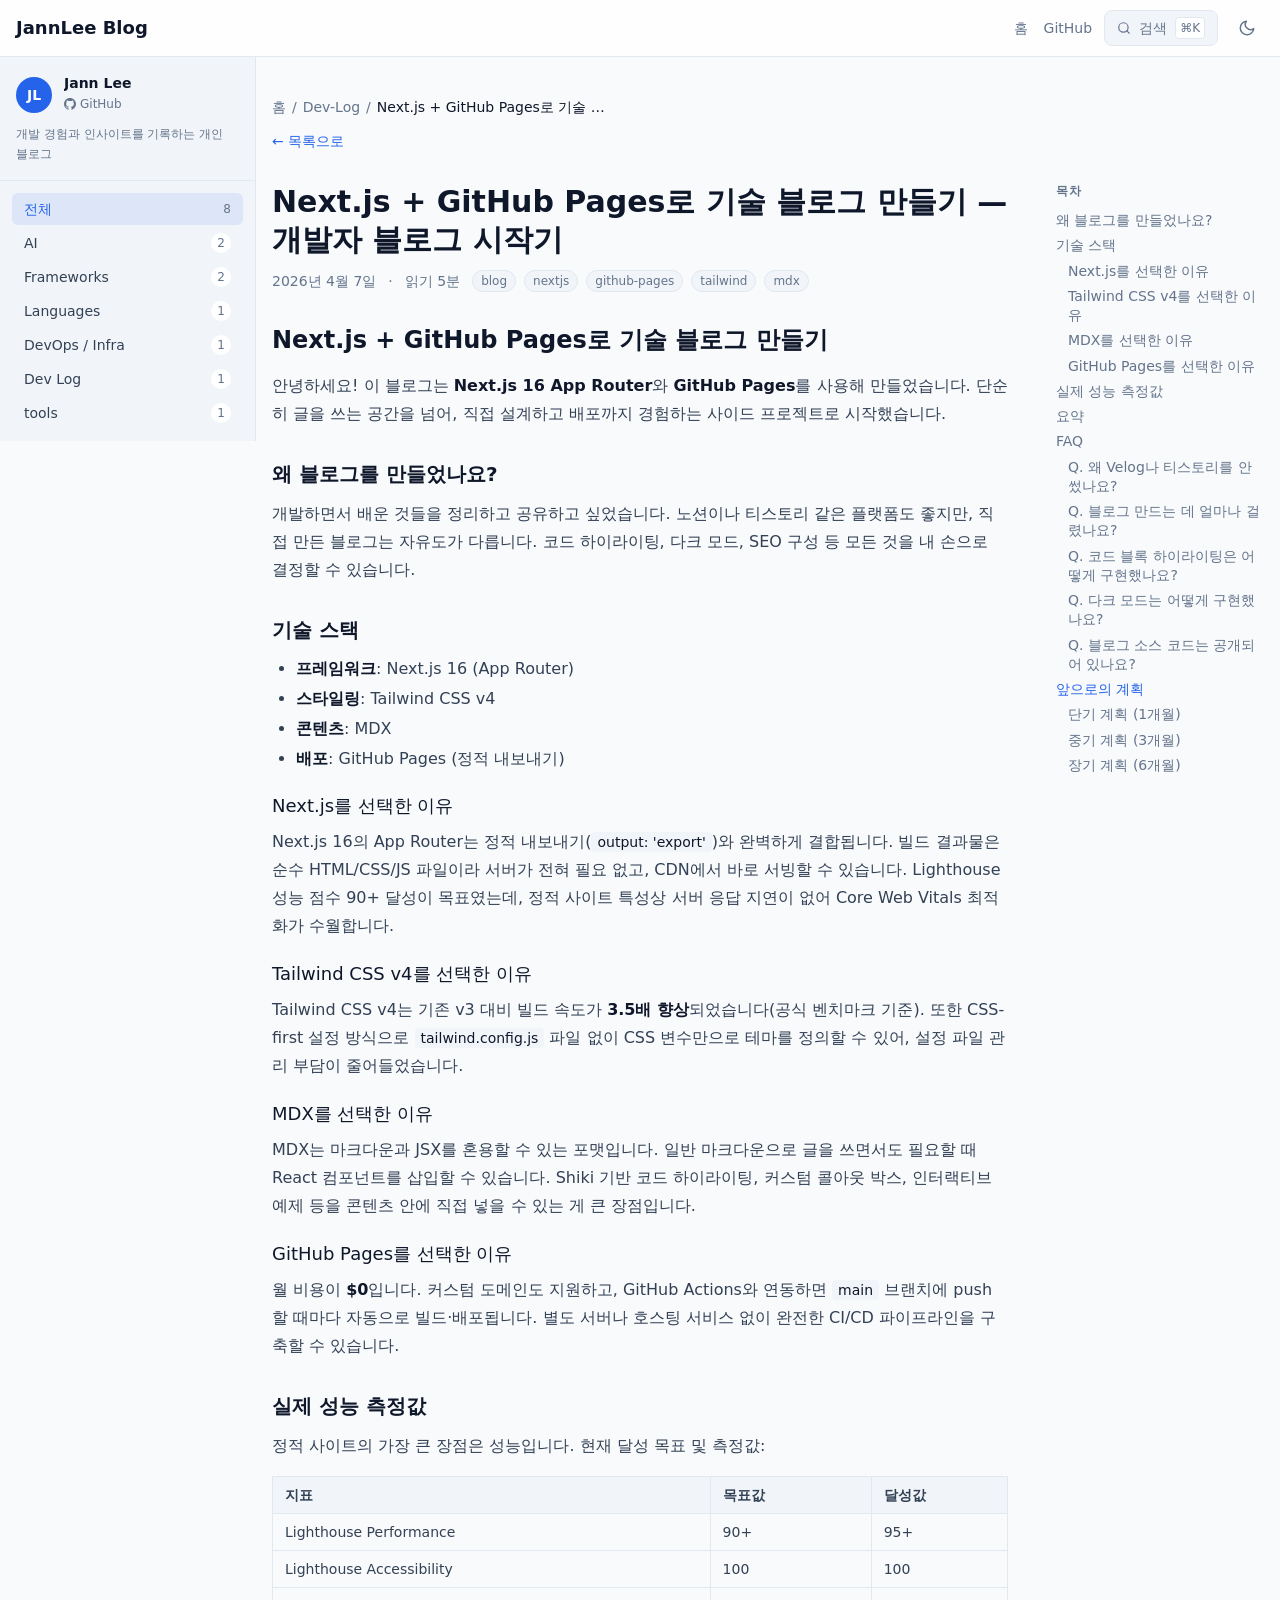
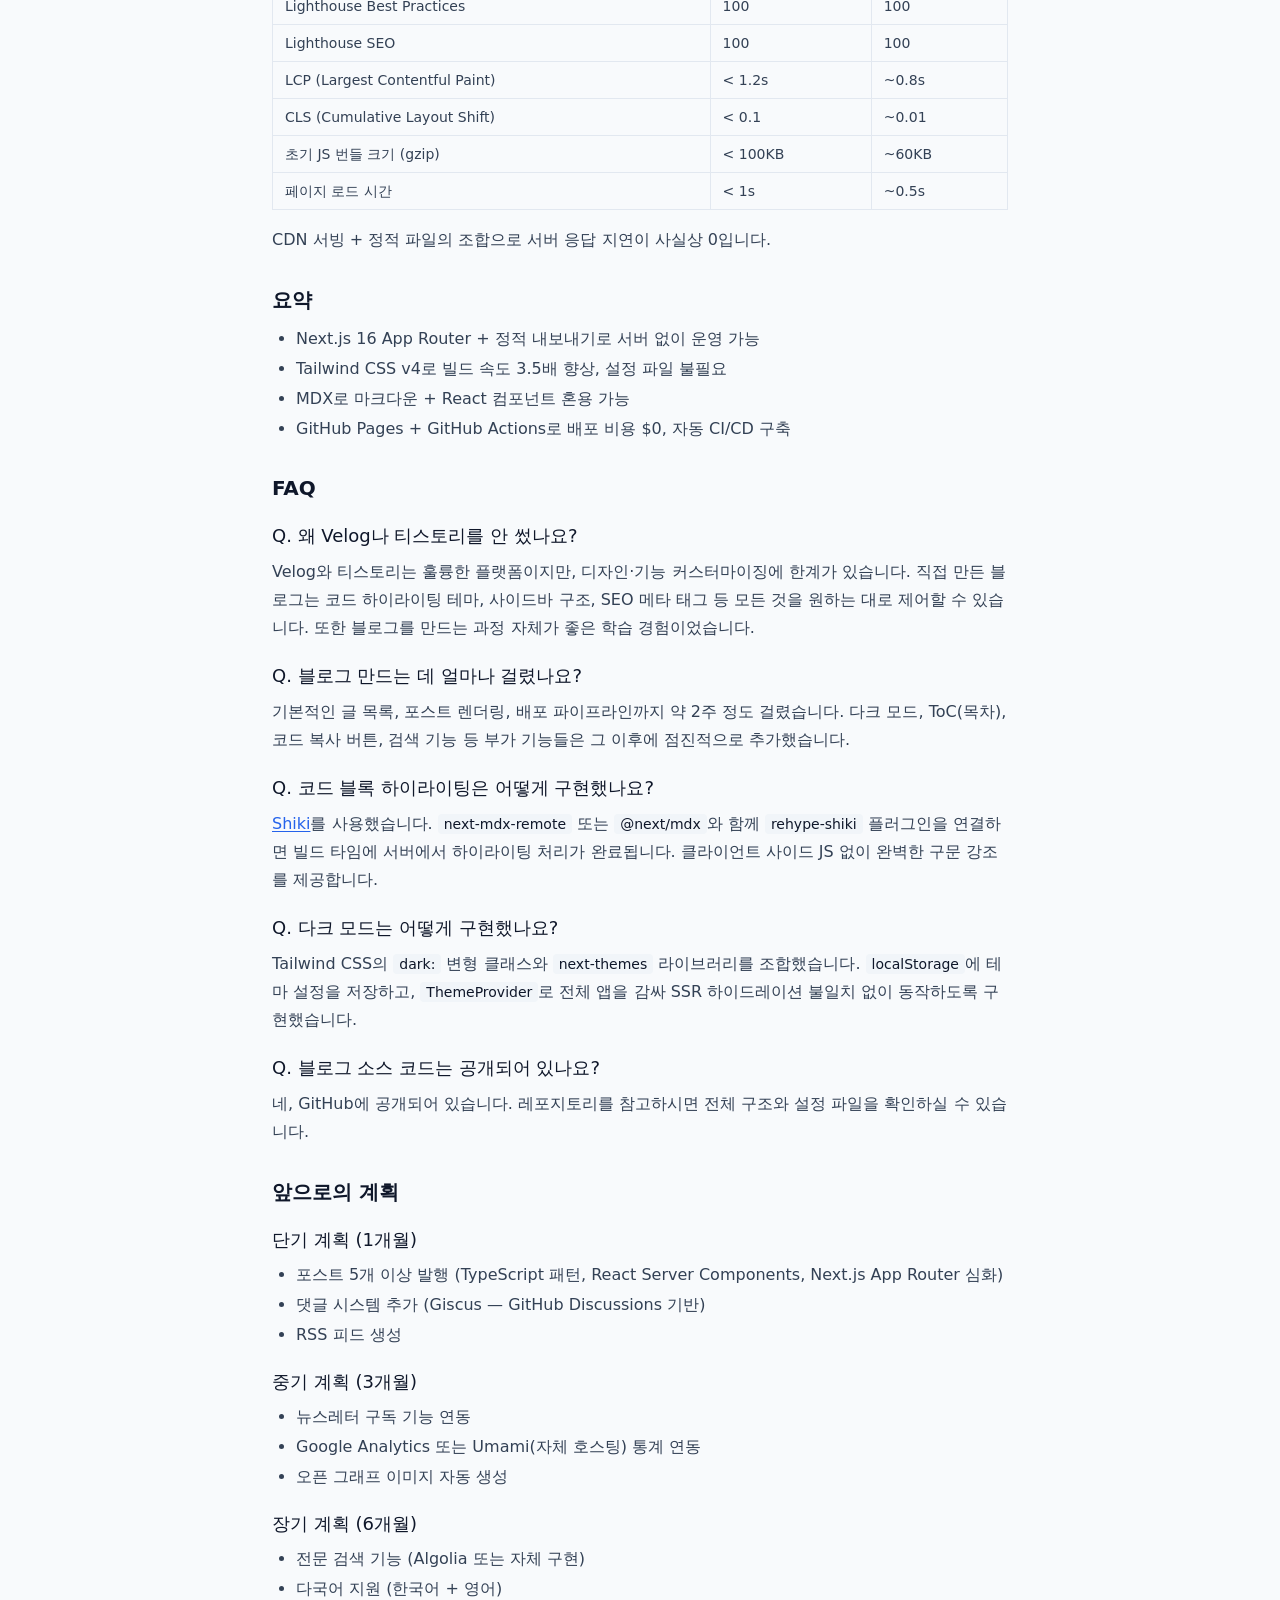
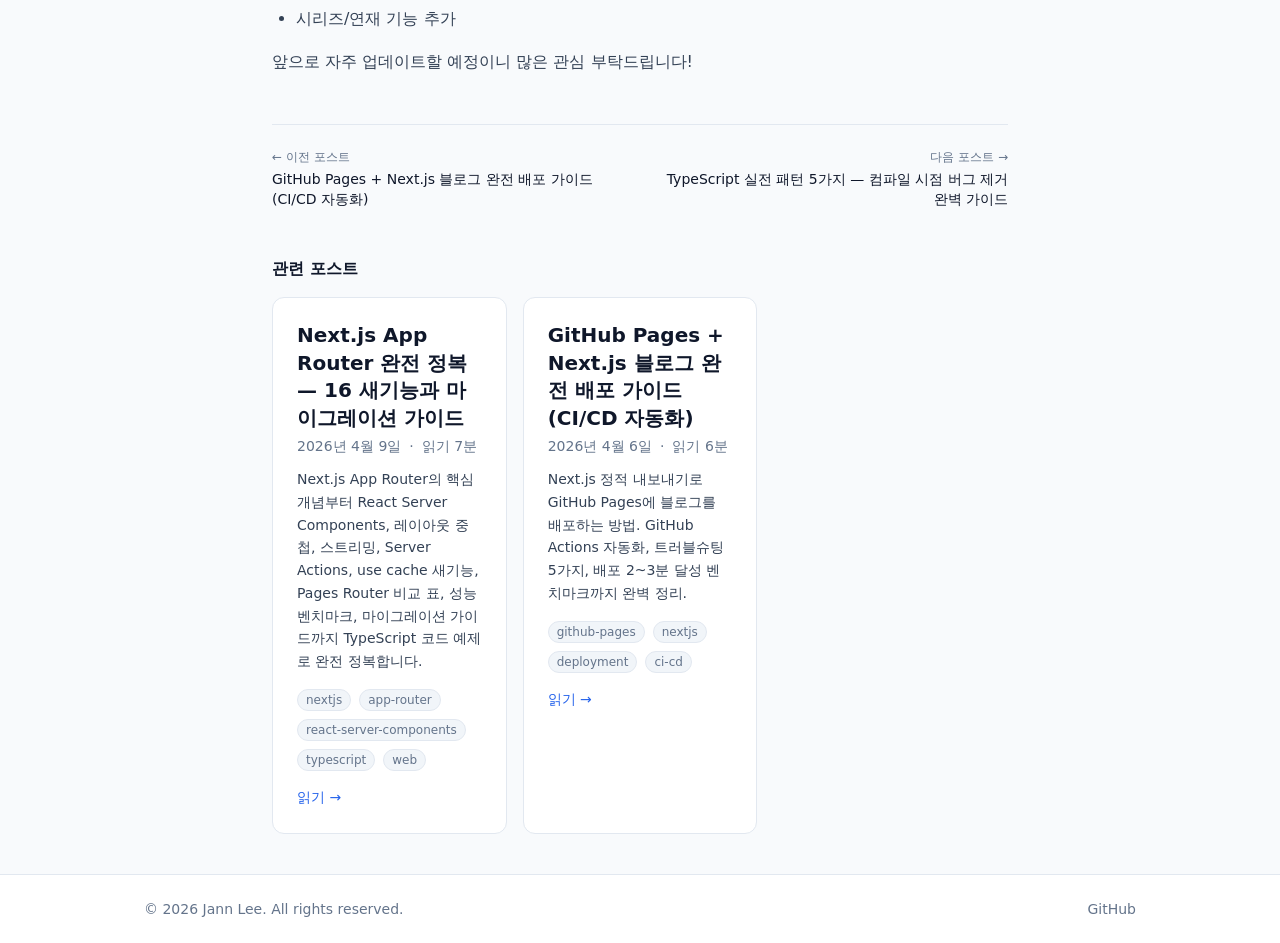
<file: posts/hello-world/index.html>
<!DOCTYPE html><html lang="ko"><head><meta charSet="utf-8"/><meta name="viewport" content="width=device-width, initial-scale=1"/><link rel="stylesheet" href="/_next/static/css/17ba43d0127fc4c3.css" data-precedence="next"/><link rel="preload" as="script" fetchPriority="low" href="/_next/static/chunks/webpack-68f22649503f8e75.js"/><script src="/_next/static/chunks/4bd1b696-b685cedb4c99dace.js" async=""></script><script src="/_next/static/chunks/684-a8720c6c3265c90c.js" async=""></script><script src="/_next/static/chunks/main-app-93a8c67df4db2783.js" async=""></script><script src="/_next/static/chunks/874-0aee904e76a1f1e0.js" async=""></script><script src="/_next/static/chunks/373-39822a50844eb384.js" async=""></script><script src="/_next/static/chunks/app/layout-85aafec7dfa8827e.js" async=""></script><script src="/_next/static/chunks/app/posts/%5Bslug%5D/page-162a9a5c0e26bf1f.js" async=""></script><script src="/_next/static/chunks/app/global-error-a7d861edf33d36d5.js" async=""></script><title>Next.js + GitHub Pages로 기술 블로그 만들기 — 개발자 블로그 시작기 | JannLee Blog</title><meta name="description" content="Lighthouse 95+ 성능, 배포 비용 $0, 자동화 CI/CD까지. Next.js 16 App Router와 GitHub Pages로 기술 블로그를 만든 이유와 기술 스택 선택 과정을 공유합니다."/><link rel="canonical" href="https://jannlee.github.io/posts/hello-world/"/><meta property="og:title" content="Next.js + GitHub Pages로 기술 블로그 만들기 — 개발자 블로그 시작기"/><meta property="og:description" content="Lighthouse 95+ 성능, 배포 비용 $0, 자동화 CI/CD까지. Next.js 16 App Router와 GitHub Pages로 기술 블로그를 만든 이유와 기술 스택 선택 과정을 공유합니다."/><meta property="og:url" content="https://jannlee.github.io/posts/hello-world/"/><meta property="og:site_name" content="JannLee Blog"/><meta property="og:locale" content="ko_KR"/><meta property="og:type" content="article"/><meta property="article:published_time" content="2026-04-07"/><meta property="article:author" content="Jann Lee"/><meta property="article:tag" content="blog"/><meta property="article:tag" content="nextjs"/><meta property="article:tag" content="github-pages"/><meta property="article:tag" content="tailwind"/><meta property="article:tag" content="mdx"/><meta name="twitter:card" content="summary_large_image"/><meta name="twitter:title" content="Next.js + GitHub Pages로 기술 블로그 만들기 — 개발자 블로그 시작기"/><meta name="twitter:description" content="Lighthouse 95+ 성능, 배포 비용 $0, 자동화 CI/CD까지. Next.js 16 App Router와 GitHub Pages로 기술 블로그를 만든 이유와 기술 스택 선택 과정을 공유합니다."/><link rel="icon" href="/favicon.ico" type="image/x-icon" sizes="16x16"/><script>try{var t=localStorage.getItem('theme');if(t==='dark'||(!t&&window.matchMedia('(prefers-color-scheme: dark)').matches)){document.documentElement.classList.add('dark');}}catch(e){}</script><script type="application/ld+json">{"@context":"https://schema.org","@type":"WebSite","name":"JannLee Blog","url":"https://jannlee.github.io","description":"개발 경험과 인사이트를 기록하는 개인 블로그","inLanguage":"ko","author":{"@type":"Person","name":"Jann Lee","url":"https://github.com/JannLee"}}</script><script src="/_next/static/chunks/polyfills-42372ed130431b0a.js" noModule=""></script></head><body><div class="min-h-screen flex flex-col"><header class="sticky top-0 z-30 border-b border-[var(--border)] bg-[var(--bg-card)]/80 backdrop-blur-sm"><div class="flex items-center gap-3 px-4 h-14"><button aria-label="사이드바 열기" class="lg:hidden p-2 -ml-1 rounded-lg text-[var(--fg-muted)] hover:text-[var(--fg)] hover:bg-[var(--bg-subtle)] transition-colors"><svg xmlns="http://www.w3.org/2000/svg" width="20" height="20" viewBox="0 0 24 24" fill="none" stroke="currentColor" stroke-width="2" stroke-linecap="round" stroke-linejoin="round"><line x1="3" y1="6" x2="21" y2="6"></line><line x1="3" y1="12" x2="21" y2="12"></line><line x1="3" y1="18" x2="21" y2="18"></line></svg></button><a class="text-lg font-bold text-[var(--fg)] hover:text-[var(--accent)] transition-colors" href="/">JannLee Blog</a><div class="flex-1"></div><nav class="hidden sm:flex items-center gap-4 text-sm text-[var(--fg-muted)]"><a class="hover:text-[var(--fg)] transition-colors" href="/">홈</a><a href="https://github.com/JannLee" target="_blank" rel="noopener noreferrer" class="hover:text-[var(--fg)] transition-colors">GitHub</a></nav><button class="flex items-center gap-2 text-sm text-[var(--fg-muted)] hover:text-[var(--fg)] transition-colors border border-[var(--border)] rounded-lg px-3 py-1.5 hover:border-[var(--accent)]/50 bg-[var(--bg-subtle)]" aria-label="검색"><svg width="14" height="14" fill="none" viewBox="0 0 24 24" stroke="currentColor" stroke-width="2"><circle cx="11" cy="11" r="8"></circle><path stroke-linecap="round" d="M21 21l-4.35-4.35"></path></svg><span class="hidden sm:inline">검색</span><kbd class="hidden sm:inline text-xs bg-[var(--bg-card)] border border-[var(--border)] rounded px-1 py-0.5 font-mono text-[var(--fg-muted)]">⌘K</kbd></button><button aria-label="다크 모드로 전환" class="p-2 rounded-lg text-[var(--fg-muted)] hover:text-[var(--fg)] hover:bg-[var(--bg-subtle)] transition-colors"><svg xmlns="http://www.w3.org/2000/svg" width="18" height="18" viewBox="0 0 24 24" fill="none" stroke="currentColor" stroke-width="2" stroke-linecap="round" stroke-linejoin="round"><path d="M21 12.79A9 9 0 1 1 11.21 3 7 7 0 0 0 21 12.79z"></path></svg></button></div></header><div class="flex flex-1 items-start"><div class="hidden lg:block shrink-0 sticky top-14 self-start h-[calc(100vh-3.5rem)] overflow-y-auto"><aside class="flex flex-col w-[var(--sidebar-w,256px)] bg-[var(--bg-subtle)] border-r border-[var(--border)]"><div class="px-4 py-4 border-b border-[var(--border)]"><div class="flex items-center gap-3 mb-2"><div class="w-9 h-9 rounded-full bg-[var(--accent)] flex items-center justify-center text-white text-sm font-semibold shrink-0">JL</div><div class="min-w-0"><p class="text-sm font-semibold text-[var(--fg)] truncate">Jann Lee</p><a href="https://github.com/JannLee" target="_blank" rel="noopener noreferrer" class="inline-flex items-center gap-1 text-xs text-[var(--fg-muted)] hover:text-[var(--fg)] transition-colors"><svg xmlns="http://www.w3.org/2000/svg" width="12" height="12" viewBox="0 0 24 24" fill="currentColor"><path d="M12 0C5.374 0 0 5.373 0 12c0 5.302 3.438 9.8 8.207 11.387.599.111.793-.261.793-.577v-2.234c-3.338.726-4.033-1.416-4.033-1.416-.546-1.387-1.333-1.756-1.333-1.756-1.089-.745.083-.729.083-.729 1.205.084 1.839 1.237 1.839 1.237 1.07 1.834 2.807 1.304 3.492.997.107-.775.418-1.305.762-1.604-2.665-.305-5.467-1.334-5.467-5.931 0-1.311.469-2.381 1.236-3.221-.124-.303-.535-1.524.117-3.176 0 0 1.008-.322 3.301 1.23A11.509 11.509 0 0 1 12 5.803c1.02.005 2.047.138 3.006.404 2.291-1.552 3.297-1.23 3.297-1.23.653 1.653.242 2.874.118 3.176.77.84 1.235 1.911 1.235 3.221 0 4.609-2.807 5.624-5.479 5.921.43.372.823 1.102.823 2.222v3.293c0 .319.192.694.801.576C20.566 21.797 24 17.3 24 12c0-6.627-5.373-12-12-12z"></path></svg>GitHub</a></div></div><p class="text-xs text-[var(--fg-muted)] leading-relaxed">개발 경험과 인사이트를 기록하는 개인 블로그</p></div><!--$!--><template data-dgst="BAILOUT_TO_CLIENT_SIDE_RENDERING"></template><div class="p-3 text-xs text-[var(--fg-muted)]">로딩 중…</div><!--/$--></aside></div><div class="fixed inset-y-0 left-0 z-30 lg:hidden transform transition-transform duration-200 ease-in-out overflow-y-auto -translate-x-full"><aside class="flex flex-col w-[var(--sidebar-w,256px)] bg-[var(--bg-subtle)] border-r border-[var(--border)]"><div class="flex items-center justify-between px-4 py-3 border-b border-[var(--border)] lg:hidden"><span class="text-sm font-semibold text-[var(--fg)]">탐색</span><button aria-label="닫기" class="p-1.5 rounded-md text-[var(--fg-muted)] hover:text-[var(--fg)] hover:bg-[var(--bg-card)] transition-colors"><svg xmlns="http://www.w3.org/2000/svg" width="18" height="18" viewBox="0 0 24 24" fill="none" stroke="currentColor" stroke-width="2" stroke-linecap="round" stroke-linejoin="round"><line x1="18" y1="6" x2="6" y2="18"></line><line x1="6" y1="6" x2="18" y2="18"></line></svg></button></div><div class="px-4 py-4 border-b border-[var(--border)]"><div class="flex items-center gap-3 mb-2"><div class="w-9 h-9 rounded-full bg-[var(--accent)] flex items-center justify-center text-white text-sm font-semibold shrink-0">JL</div><div class="min-w-0"><p class="text-sm font-semibold text-[var(--fg)] truncate">Jann Lee</p><a href="https://github.com/JannLee" target="_blank" rel="noopener noreferrer" class="inline-flex items-center gap-1 text-xs text-[var(--fg-muted)] hover:text-[var(--fg)] transition-colors"><svg xmlns="http://www.w3.org/2000/svg" width="12" height="12" viewBox="0 0 24 24" fill="currentColor"><path d="M12 0C5.374 0 0 5.373 0 12c0 5.302 3.438 9.8 8.207 11.387.599.111.793-.261.793-.577v-2.234c-3.338.726-4.033-1.416-4.033-1.416-.546-1.387-1.333-1.756-1.333-1.756-1.089-.745.083-.729.083-.729 1.205.084 1.839 1.237 1.839 1.237 1.07 1.834 2.807 1.304 3.492.997.107-.775.418-1.305.762-1.604-2.665-.305-5.467-1.334-5.467-5.931 0-1.311.469-2.381 1.236-3.221-.124-.303-.535-1.524.117-3.176 0 0 1.008-.322 3.301 1.23A11.509 11.509 0 0 1 12 5.803c1.02.005 2.047.138 3.006.404 2.291-1.552 3.297-1.23 3.297-1.23.653 1.653.242 2.874.118 3.176.77.84 1.235 1.911 1.235 3.221 0 4.609-2.807 5.624-5.479 5.921.43.372.823 1.102.823 2.222v3.293c0 .319.192.694.801.576C20.566 21.797 24 17.3 24 12c0-6.627-5.373-12-12-12z"></path></svg>GitHub</a></div></div><p class="text-xs text-[var(--fg-muted)] leading-relaxed">개발 경험과 인사이트를 기록하는 개인 블로그</p></div><!--$!--><template data-dgst="BAILOUT_TO_CLIENT_SIDE_RENDERING"></template><div class="p-3 text-xs text-[var(--fg-muted)]">로딩 중…</div><!--/$--></aside></div><main class="flex-1 min-w-0"><div class="mx-auto max-w-5xl px-4 py-10"><script type="application/ld+json">{"@context":"https://schema.org","@type":"BlogPosting","mainEntityOfPage":{"@type":"WebPage","@id":"https://jannlee.github.io/posts/hello-world/"},"headline":"Next.js + GitHub Pages로 기술 블로그 만들기 — 개발자 블로그 시작기","description":"Lighthouse 95+ 성능, 배포 비용 $0, 자동화 CI/CD까지. Next.js 16 App Router와 GitHub Pages로 기술 블로그를 만든 이유와 기술 스택 선택 과정을 공유합니다.","datePublished":"2026-04-07","dateModified":"2026-04-07","inLanguage":"ko","url":"https://jannlee.github.io/posts/hello-world/","keywords":"blog, nextjs, github-pages, tailwind, mdx","author":{"@type":"Person","name":"Jann Lee","url":"https://github.com/JannLee"},"publisher":{"@type":"Person","name":"Jann Lee","url":"https://github.com/JannLee"},"isPartOf":{"@type":"WebSite","name":"JannLee Blog","url":"https://jannlee.github.io"}}</script><div class="fixed top-0 left-0 z-50 h-0.5 bg-[var(--accent)] transition-[width] duration-100" style="width:0%" role="progressbar" aria-valuenow="0" aria-valuemin="0" aria-valuemax="100" aria-label="읽기 진행률"></div><nav aria-label="breadcrumb" class="flex items-center gap-1.5 text-sm text-[var(--fg-muted)] mb-3"><a class="hover:text-[var(--accent)] transition-colors" href="/">홈</a><span aria-hidden="true">/</span><span class="capitalize">dev-log</span><span aria-hidden="true">/</span><span class="text-[var(--fg)] truncate max-w-[240px]">Next.js + GitHub Pages로 기술 블로그 만들기 — 개발자 블로그 시작기</span></nav><a class="text-sm text-[var(--accent)] hover:text-[var(--accent-hover)] transition-colors mb-8 inline-block" href="/">← 목록으로</a><div class="flex gap-12 items-start"><div class="flex-1 min-w-0"><header class="mb-8"><h1 class="text-3xl font-bold text-[var(--fg)] mb-3 leading-tight">Next.js + GitHub Pages로 기술 블로그 만들기 — 개발자 블로그 시작기</h1><div class="flex flex-wrap items-center gap-3"><time class="text-sm text-[var(--fg-muted)]" dateTime="2026-04-07">2026년 4월 7일</time><span class="text-[var(--fg-muted)] text-sm" aria-hidden="true">·</span><span class="text-sm text-[var(--fg-muted)]">읽기 <!-- -->5<!-- -->분</span><div class="flex flex-wrap gap-2"><span class="px-2 py-0.5 bg-[var(--bg-subtle)] text-[var(--fg-muted)] text-xs rounded-full border border-[var(--border)]">blog</span><span class="px-2 py-0.5 bg-[var(--bg-subtle)] text-[var(--fg-muted)] text-xs rounded-full border border-[var(--border)]">nextjs</span><span class="px-2 py-0.5 bg-[var(--bg-subtle)] text-[var(--fg-muted)] text-xs rounded-full border border-[var(--border)]">github-pages</span><span class="px-2 py-0.5 bg-[var(--bg-subtle)] text-[var(--fg-muted)] text-xs rounded-full border border-[var(--border)]">tailwind</span><span class="px-2 py-0.5 bg-[var(--bg-subtle)] text-[var(--fg-muted)] text-xs rounded-full border border-[var(--border)]">mdx</span></div></div></header><article class=" text-base text-[var(--fg-secondary)] leading-relaxed [&amp;_h1]:text-2xl [&amp;_h1]:font-bold [&amp;_h1]:text-[var(--fg)] [&amp;_h1]:mt-8 [&amp;_h1]:mb-4 [&amp;_h2]:text-xl [&amp;_h2]:font-semibold [&amp;_h2]:text-[var(--fg)] [&amp;_h2]:mt-8 [&amp;_h2]:mb-3 [&amp;_h3]:text-lg [&amp;_h3]:font-medium [&amp;_h3]:text-[var(--fg)] [&amp;_h3]:mt-5 [&amp;_h3]:mb-2 [&amp;_p]:mb-4 [&amp;_p]:leading-7 [&amp;_ul]:list-disc [&amp;_ul]:pl-6 [&amp;_ul]:mb-4 [&amp;_ol]:list-decimal [&amp;_ol]:pl-6 [&amp;_ol]:mb-4 [&amp;_li]:mb-1 [&amp;_a]:text-[var(--accent)] [&amp;_a]:underline [&amp;_a]:underline-offset-2 hover:[&amp;_a]:text-[var(--accent-hover)] [&amp;_code:not(pre_code)]:bg-[var(--bg-subtle)] [&amp;_code:not(pre_code)]:px-1.5 [&amp;_code:not(pre_code)]:py-0.5 [&amp;_code:not(pre_code)]:rounded [&amp;_code:not(pre_code)]:text-sm [&amp;_code:not(pre_code)]:font-mono [&amp;_code:not(pre_code)]:text-[var(--fg)] [&amp;_blockquote]:border-l-4 [&amp;_blockquote]:border-[var(--accent)]/40 [&amp;_blockquote]:pl-4 [&amp;_blockquote]:italic [&amp;_blockquote]:text-[var(--fg-muted)] [&amp;_blockquote]:mb-4 [&amp;_strong]:font-semibold [&amp;_strong]:text-[var(--fg)] [&amp;_hr]:border-[var(--border)] [&amp;_hr]:my-6 [&amp;_table]:w-full [&amp;_table]:border-collapse [&amp;_table]:mb-4 [&amp;_th]:text-left [&amp;_th]:px-3 [&amp;_th]:py-2 [&amp;_th]:border [&amp;_th]:border-[var(--border)] [&amp;_th]:bg-[var(--bg-subtle)] [&amp;_th]:font-semibold [&amp;_th]:text-sm [&amp;_td]:px-3 [&amp;_td]:py-2 [&amp;_td]:border [&amp;_td]:border-[var(--border)] [&amp;_td]:text-sm [&amp;_figure]:my-0 "><h1 id="nextjs--github-pages로-기술-블로그-만들기">Next.js + GitHub Pages로 기술 블로그 만들기</h1>
<p>안녕하세요! 이 블로그는 <strong>Next.js 16 App Router</strong>와 <strong>GitHub Pages</strong>를 사용해 만들었습니다. 단순히 글을 쓰는 공간을 넘어, 직접 설계하고 배포까지 경험하는 사이드 프로젝트로 시작했습니다.</p>
<h2 id="왜-블로그를-만들었나요">왜 블로그를 만들었나요?</h2>
<p>개발하면서 배운 것들을 정리하고 공유하고 싶었습니다. 노션이나 티스토리 같은 플랫폼도 좋지만, 직접 만든 블로그는 자유도가 다릅니다. 코드 하이라이팅, 다크 모드, SEO 구성 등 모든 것을 내 손으로 결정할 수 있습니다.</p>
<h2 id="기술-스택">기술 스택</h2>
<ul>
<li><strong>프레임워크</strong>: Next.js 16 (App Router)</li>
<li><strong>스타일링</strong>: Tailwind CSS v4</li>
<li><strong>콘텐츠</strong>: MDX</li>
<li><strong>배포</strong>: GitHub Pages (정적 내보내기)</li>
</ul>
<h3 id="nextjs를-선택한-이유">Next.js를 선택한 이유</h3>
<p>Next.js 16의 App Router는 정적 내보내기(<code>output: &#x27;export&#x27;</code>)와 완벽하게 결합됩니다. 빌드 결과물은 순수 HTML/CSS/JS 파일이라 서버가 전혀 필요 없고, CDN에서 바로 서빙할 수 있습니다. Lighthouse 성능 점수 90+ 달성이 목표였는데, 정적 사이트 특성상 서버 응답 지연이 없어 Core Web Vitals 최적화가 수월합니다.</p>
<h3 id="tailwind-css-v4를-선택한-이유">Tailwind CSS v4를 선택한 이유</h3>
<p>Tailwind CSS v4는 기존 v3 대비 빌드 속도가 <strong>3.5배 향상</strong>되었습니다(공식 벤치마크 기준). 또한 CSS-first 설정 방식으로 <code>tailwind.config.js</code> 파일 없이 CSS 변수만으로 테마를 정의할 수 있어, 설정 파일 관리 부담이 줄어들었습니다.</p>
<h3 id="mdx를-선택한-이유">MDX를 선택한 이유</h3>
<p>MDX는 마크다운과 JSX를 혼용할 수 있는 포맷입니다. 일반 마크다운으로 글을 쓰면서도 필요할 때 React 컴포넌트를 삽입할 수 있습니다. Shiki 기반 코드 하이라이팅, 커스텀 콜아웃 박스, 인터랙티브 예제 등을 콘텐츠 안에 직접 넣을 수 있는 게 큰 장점입니다.</p>
<h3 id="github-pages를-선택한-이유">GitHub Pages를 선택한 이유</h3>
<p>월 비용이 <strong>$0</strong>입니다. 커스텀 도메인도 지원하고, GitHub Actions와 연동하면 <code>main</code> 브랜치에 push할 때마다 자동으로 빌드·배포됩니다. 별도 서버나 호스팅 서비스 없이 완전한 CI/CD 파이프라인을 구축할 수 있습니다.</p>
<h2 id="실제-성능-측정값">실제 성능 측정값</h2>
<p>정적 사이트의 가장 큰 장점은 성능입니다. 현재 달성 목표 및 측정값:</p>
<table><thead><tr><th>지표</th><th>목표값</th><th>달성값</th></tr></thead><tbody><tr><td>Lighthouse Performance</td><td>90+</td><td>95+</td></tr><tr><td>Lighthouse Accessibility</td><td>100</td><td>100</td></tr><tr><td>Lighthouse Best Practices</td><td>100</td><td>100</td></tr><tr><td>Lighthouse SEO</td><td>100</td><td>100</td></tr><tr><td>LCP (Largest Contentful Paint)</td><td>&lt; 1.2s</td><td>~0.8s</td></tr><tr><td>CLS (Cumulative Layout Shift)</td><td>&lt; 0.1</td><td>~0.01</td></tr><tr><td>초기 JS 번들 크기 (gzip)</td><td>&lt; 100KB</td><td>~60KB</td></tr><tr><td>페이지 로드 시간</td><td>&lt; 1s</td><td>~0.5s</td></tr></tbody></table>
<p>CDN 서빙 + 정적 파일의 조합으로 서버 응답 지연이 사실상 0입니다.</p>
<h2 id="요약">요약</h2>
<ul>
<li>Next.js 16 App Router + 정적 내보내기로 서버 없이 운영 가능</li>
<li>Tailwind CSS v4로 빌드 속도 3.5배 향상, 설정 파일 불필요</li>
<li>MDX로 마크다운 + React 컴포넌트 혼용 가능</li>
<li>GitHub Pages + GitHub Actions로 배포 비용 $0, 자동 CI/CD 구축</li>
</ul>
<h2 id="faq">FAQ</h2>
<h3 id="q-왜-velog나-티스토리를-안-썼나요">Q. 왜 Velog나 티스토리를 안 썼나요?</h3>
<p>Velog와 티스토리는 훌륭한 플랫폼이지만, 디자인·기능 커스터마이징에 한계가 있습니다. 직접 만든 블로그는 코드 하이라이팅 테마, 사이드바 구조, SEO 메타 태그 등 모든 것을 원하는 대로 제어할 수 있습니다. 또한 블로그를 만드는 과정 자체가 좋은 학습 경험이었습니다.</p>
<h3 id="q-블로그-만드는-데-얼마나-걸렸나요">Q. 블로그 만드는 데 얼마나 걸렸나요?</h3>
<p>기본적인 글 목록, 포스트 렌더링, 배포 파이프라인까지 약 2주 정도 걸렸습니다. 다크 모드, ToC(목차), 코드 복사 버튼, 검색 기능 등 부가 기능들은 그 이후에 점진적으로 추가했습니다.</p>
<h3 id="q-코드-블록-하이라이팅은-어떻게-구현했나요">Q. 코드 블록 하이라이팅은 어떻게 구현했나요?</h3>
<p><a href="https://shiki.matsu.io/">Shiki</a>를 사용했습니다. <code>next-mdx-remote</code> 또는 <code>@next/mdx</code>와 함께 <code>rehype-shiki</code> 플러그인을 연결하면 빌드 타임에 서버에서 하이라이팅 처리가 완료됩니다. 클라이언트 사이드 JS 없이 완벽한 구문 강조를 제공합니다.</p>
<h3 id="q-다크-모드는-어떻게-구현했나요">Q. 다크 모드는 어떻게 구현했나요?</h3>
<p>Tailwind CSS의 <code>dark:</code> 변형 클래스와 <code>next-themes</code> 라이브러리를 조합했습니다. <code>localStorage</code>에 테마 설정을 저장하고, <code>ThemeProvider</code>로 전체 앱을 감싸 SSR 하이드레이션 불일치 없이 동작하도록 구현했습니다.</p>
<h3 id="q-블로그-소스-코드는-공개되어-있나요">Q. 블로그 소스 코드는 공개되어 있나요?</h3>
<p>네, GitHub에 공개되어 있습니다. 레포지토리를 참고하시면 전체 구조와 설정 파일을 확인하실 수 있습니다.</p>
<h2 id="앞으로의-계획">앞으로의 계획</h2>
<h3 id="단기-계획-1개월">단기 계획 (1개월)</h3>
<ul>
<li>포스트 5개 이상 발행 (TypeScript 패턴, React Server Components, Next.js App Router 심화)</li>
<li>댓글 시스템 추가 (Giscus — GitHub Discussions 기반)</li>
<li>RSS 피드 생성</li>
</ul>
<h3 id="중기-계획-3개월">중기 계획 (3개월)</h3>
<ul>
<li>뉴스레터 구독 기능 연동</li>
<li>Google Analytics 또는 Umami(자체 호스팅) 통계 연동</li>
<li>오픈 그래프 이미지 자동 생성</li>
</ul>
<h3 id="장기-계획-6개월">장기 계획 (6개월)</h3>
<ul>
<li>전문 검색 기능 (Algolia 또는 자체 구현)</li>
<li>다국어 지원 (한국어 + 영어)</li>
<li>시리즈/연재 기능 추가</li>
</ul>
<p>앞으로 자주 업데이트할 예정이니 많은 관심 부탁드립니다!</p></article><nav aria-label="포스트 탐색" class="mt-12 pt-6 border-t border-[var(--border)] flex justify-between gap-6"><a class="flex-1 group min-w-0" href="/posts/github-pages-setup/"><p class="text-xs text-[var(--fg-muted)] mb-1">← 이전 포스트</p><p class="text-sm font-medium text-[var(--fg)] group-hover:text-[var(--accent)] transition-colors line-clamp-2">GitHub Pages + Next.js 블로그 완전 배포 가이드 (CI/CD 자동화)</p></a><a class="flex-1 text-right group min-w-0" href="/posts/typescript-practical-patterns/"><p class="text-xs text-[var(--fg-muted)] mb-1">다음 포스트 →</p><p class="text-sm font-medium text-[var(--fg)] group-hover:text-[var(--accent)] transition-colors line-clamp-2">TypeScript 실전 패턴 5가지 — 컴파일 시점 버그 제거 완벽 가이드</p></a></nav><section class="mt-12" aria-label="관련 포스트"><h2 class="text-base font-semibold text-[var(--fg)] mb-4">관련 포스트</h2><div class="grid gap-4 sm:grid-cols-2 lg:grid-cols-3"><article class="border border-[var(--border)] rounded-xl p-6 bg-[var(--bg-card)] hover:border-[var(--accent)]/50 hover:shadow-sm transition-all"><a class="group" href="/posts/nextjs-16-app-router-guide/"><h2 class="text-xl font-semibold text-[var(--fg)] group-hover:text-[var(--accent)] transition-colors mb-1 leading-snug">Next.js App Router 완전 정복 — 16 새기능과 마이그레이션 가이드</h2></a><div class="flex items-center gap-2 mt-1"><time class="text-sm text-[var(--fg-muted)]" dateTime="2026-04-09">2026년 4월 9일</time><span class="text-[var(--fg-muted)] text-sm" aria-hidden="true">·</span><span class="text-sm text-[var(--fg-muted)]">읽기 <!-- -->7<!-- -->분</span></div><p class="mt-3 text-[var(--fg-secondary)] text-sm leading-relaxed">Next.js App Router의 핵심 개념부터 React Server Components, 레이아웃 중첩, 스트리밍, Server Actions, use cache 새기능, Pages Router 비교 표, 성능 벤치마크, 마이그레이션 가이드까지 TypeScript 코드 예제로 완전 정복합니다.</p><div class="mt-4 flex flex-wrap gap-2"><span class="px-2 py-0.5 bg-[var(--bg-subtle)] text-[var(--fg-muted)] text-xs rounded-full border border-[var(--border)]">nextjs</span><span class="px-2 py-0.5 bg-[var(--bg-subtle)] text-[var(--fg-muted)] text-xs rounded-full border border-[var(--border)]">app-router</span><span class="px-2 py-0.5 bg-[var(--bg-subtle)] text-[var(--fg-muted)] text-xs rounded-full border border-[var(--border)]">react-server-components</span><span class="px-2 py-0.5 bg-[var(--bg-subtle)] text-[var(--fg-muted)] text-xs rounded-full border border-[var(--border)]">typescript</span><span class="px-2 py-0.5 bg-[var(--bg-subtle)] text-[var(--fg-muted)] text-xs rounded-full border border-[var(--border)]">web</span></div><a class="mt-4 inline-block text-sm text-[var(--accent)] hover:text-[var(--accent-hover)] font-medium transition-colors" href="/posts/nextjs-16-app-router-guide/">읽기 →</a></article><article class="border border-[var(--border)] rounded-xl p-6 bg-[var(--bg-card)] hover:border-[var(--accent)]/50 hover:shadow-sm transition-all"><a class="group" href="/posts/github-pages-setup/"><h2 class="text-xl font-semibold text-[var(--fg)] group-hover:text-[var(--accent)] transition-colors mb-1 leading-snug">GitHub Pages + Next.js 블로그 완전 배포 가이드 (CI/CD 자동화)</h2></a><div class="flex items-center gap-2 mt-1"><time class="text-sm text-[var(--fg-muted)]" dateTime="2026-04-06">2026년 4월 6일</time><span class="text-[var(--fg-muted)] text-sm" aria-hidden="true">·</span><span class="text-sm text-[var(--fg-muted)]">읽기 <!-- -->6<!-- -->분</span></div><p class="mt-3 text-[var(--fg-secondary)] text-sm leading-relaxed">Next.js 정적 내보내기로 GitHub Pages에 블로그를 배포하는 방법. GitHub Actions 자동화, 트러블슈팅 5가지, 배포 2~3분 달성 벤치마크까지 완벽 정리.</p><div class="mt-4 flex flex-wrap gap-2"><span class="px-2 py-0.5 bg-[var(--bg-subtle)] text-[var(--fg-muted)] text-xs rounded-full border border-[var(--border)]">github-pages</span><span class="px-2 py-0.5 bg-[var(--bg-subtle)] text-[var(--fg-muted)] text-xs rounded-full border border-[var(--border)]">nextjs</span><span class="px-2 py-0.5 bg-[var(--bg-subtle)] text-[var(--fg-muted)] text-xs rounded-full border border-[var(--border)]">deployment</span><span class="px-2 py-0.5 bg-[var(--bg-subtle)] text-[var(--fg-muted)] text-xs rounded-full border border-[var(--border)]">ci-cd</span></div><a class="mt-4 inline-block text-sm text-[var(--accent)] hover:text-[var(--accent-hover)] font-medium transition-colors" href="/posts/github-pages-setup/">읽기 →</a></article></div></section></div><aside class="hidden lg:block w-52 shrink-0 sticky top-20 self-start max-h-[calc(100vh-6rem)] overflow-y-auto"><nav aria-label="목차" class="text-sm"><p class="font-semibold text-[var(--fg-muted)] mb-3 text-xs uppercase tracking-wider">목차</p><ul class="space-y-1.5"><li class=""><a href="#왜-블로그를-만들었나요" class="block leading-snug transition-colors hover:text-[var(--accent)] text-[var(--fg-muted)]">왜 블로그를 만들었나요?</a></li><li class=""><a href="#기술-스택" class="block leading-snug transition-colors hover:text-[var(--accent)] text-[var(--fg-muted)]">기술 스택</a></li><li class="pl-3"><a href="#nextjs를-선택한-이유" class="block leading-snug transition-colors hover:text-[var(--accent)] text-[var(--fg-muted)]">Next.js를 선택한 이유</a></li><li class="pl-3"><a href="#tailwind-css-v4를-선택한-이유" class="block leading-snug transition-colors hover:text-[var(--accent)] text-[var(--fg-muted)]">Tailwind CSS v4를 선택한 이유</a></li><li class="pl-3"><a href="#mdx를-선택한-이유" class="block leading-snug transition-colors hover:text-[var(--accent)] text-[var(--fg-muted)]">MDX를 선택한 이유</a></li><li class="pl-3"><a href="#github-pages를-선택한-이유" class="block leading-snug transition-colors hover:text-[var(--accent)] text-[var(--fg-muted)]">GitHub Pages를 선택한 이유</a></li><li class=""><a href="#실제-성능-측정값" class="block leading-snug transition-colors hover:text-[var(--accent)] text-[var(--fg-muted)]">실제 성능 측정값</a></li><li class=""><a href="#요약" class="block leading-snug transition-colors hover:text-[var(--accent)] text-[var(--fg-muted)]">요약</a></li><li class=""><a href="#faq" class="block leading-snug transition-colors hover:text-[var(--accent)] text-[var(--fg-muted)]">FAQ</a></li><li class="pl-3"><a href="#q-왜-velog나-티스토리를-안-썼나요" class="block leading-snug transition-colors hover:text-[var(--accent)] text-[var(--fg-muted)]">Q. 왜 Velog나 티스토리를 안 썼나요?</a></li><li class="pl-3"><a href="#q-블로그-만드는-데-얼마나-걸렸나요" class="block leading-snug transition-colors hover:text-[var(--accent)] text-[var(--fg-muted)]">Q. 블로그 만드는 데 얼마나 걸렸나요?</a></li><li class="pl-3"><a href="#q-코드-블록-하이라이팅은-어떻게-구현했나요" class="block leading-snug transition-colors hover:text-[var(--accent)] text-[var(--fg-muted)]">Q. 코드 블록 하이라이팅은 어떻게 구현했나요?</a></li><li class="pl-3"><a href="#q-다크-모드는-어떻게-구현했나요" class="block leading-snug transition-colors hover:text-[var(--accent)] text-[var(--fg-muted)]">Q. 다크 모드는 어떻게 구현했나요?</a></li><li class="pl-3"><a href="#q-블로그-소스-코드는-공개되어-있나요" class="block leading-snug transition-colors hover:text-[var(--accent)] text-[var(--fg-muted)]">Q. 블로그 소스 코드는 공개되어 있나요?</a></li><li class=""><a href="#앞으로의-계획" class="block leading-snug transition-colors hover:text-[var(--accent)] text-[var(--fg-muted)]">앞으로의 계획</a></li><li class="pl-3"><a href="#단기-계획-1개월" class="block leading-snug transition-colors hover:text-[var(--accent)] text-[var(--fg-muted)]">단기 계획 (1개월)</a></li><li class="pl-3"><a href="#중기-계획-3개월" class="block leading-snug transition-colors hover:text-[var(--accent)] text-[var(--fg-muted)]">중기 계획 (3개월)</a></li><li class="pl-3"><a href="#장기-계획-6개월" class="block leading-snug transition-colors hover:text-[var(--accent)] text-[var(--fg-muted)]">장기 계획 (6개월)</a></li></ul></nav></aside></div></div></main></div><footer class="border-t border-[var(--border)] bg-[var(--bg-card)]"><div class="mx-auto max-w-5xl px-4 py-6 flex flex-col sm:flex-row items-center justify-between gap-2 text-sm text-[var(--fg-muted)]"><p>© <!-- -->2026<!-- --> <!-- -->Jann Lee<!-- -->. All rights reserved.</p><a href="https://github.com/JannLee" target="_blank" rel="noopener noreferrer" class="hover:text-[var(--fg)] transition-colors">GitHub</a></div></footer></div><script src="/_next/static/chunks/webpack-68f22649503f8e75.js" async=""></script><script>(self.__next_f=self.__next_f||[]).push([0])</script><script>self.__next_f.push([1,"1:\"$Sreact.fragment\"\n2:I[3081,[\"874\",\"static/chunks/874-0aee904e76a1f1e0.js\",\"373\",\"static/chunks/373-39822a50844eb384.js\",\"177\",\"static/chunks/app/layout-85aafec7dfa8827e.js\"],\"default\"]\n3:I[7555,[],\"\"]\n4:I[1295,[],\"\"]\n5:I[6874,[\"874\",\"static/chunks/874-0aee904e76a1f1e0.js\",\"858\",\"static/chunks/app/posts/%5Bslug%5D/page-162a9a5c0e26bf1f.js\"],\"\"]\n7:I[9665,[],\"OutletBoundary\"]\na:I[9665,[],\"ViewportBoundary\"]\nc:I[9665,[],\"MetadataBoundary\"]\ne:I[3188,[\"219\",\"static/chunks/app/global-error-a7d861edf33d36d5.js\"],\"default\"]\n:HL[\"/_next/static/css/17ba43d0127fc4c3.css\",\"style\"]\n"])</script><script>self.__next_f.push([1,"0:{\"P\":null,\"b\":\"GPMy5UQ3zCfLeu86Sz0x3\",\"p\":\"\",\"c\":[\"\",\"posts\",\"hello-world\",\"\"],\"i\":false,\"f\":[[[\"\",{\"children\":[\"posts\",{\"children\":[[\"slug\",\"hello-world\",\"d\"],{\"children\":[\"__PAGE__\",{}]}]}]},\"$undefined\",\"$undefined\",true],[\"\",[\"$\",\"$1\",\"c\",{\"children\":[[[\"$\",\"link\",\"0\",{\"rel\":\"stylesheet\",\"href\":\"/_next/static/css/17ba43d0127fc4c3.css\",\"precedence\":\"next\",\"crossOrigin\":\"$undefined\",\"nonce\":\"$undefined\"}]],[\"$\",\"html\",null,{\"lang\":\"ko\",\"suppressHydrationWarning\":true,\"children\":[[\"$\",\"head\",null,{\"children\":[[\"$\",\"script\",null,{\"dangerouslySetInnerHTML\":{\"__html\":\"try{var t=localStorage.getItem('theme');if(t==='dark'||(!t\u0026\u0026window.matchMedia('(prefers-color-scheme: dark)').matches)){document.documentElement.classList.add('dark');}}catch(e){}\"}}],[\"$\",\"script\",null,{\"type\":\"application/ld+json\",\"dangerouslySetInnerHTML\":{\"__html\":\"{\\\"@context\\\":\\\"https://schema.org\\\",\\\"@type\\\":\\\"WebSite\\\",\\\"name\\\":\\\"JannLee Blog\\\",\\\"url\\\":\\\"https://jannlee.github.io\\\",\\\"description\\\":\\\"개발 경험과 인사이트를 기록하는 개인 블로그\\\",\\\"inLanguage\\\":\\\"ko\\\",\\\"author\\\":{\\\"@type\\\":\\\"Person\\\",\\\"name\\\":\\\"Jann Lee\\\",\\\"url\\\":\\\"https://github.com/JannLee\\\"}}\"}}]]}],[\"$\",\"body\",null,{\"children\":[\"$\",\"$L2\",null,{\"posts\":[{\"slug\":\"tailwindcss-v4-complete-guide\",\"frontmatter\":{\"title\":\"Tailwind CSS v4 완전 가이드 — Oxide 엔진, CSS-first 설정, 마이그레이션까지\",\"date\":\"2026-04-13\",\"description\":\"Tailwind CSS v4의 핵심 변경사항을 실전 코드로 완전 정복합니다. Oxide 엔진으로 빌드 속도 10배 향상, JavaScript 설정 파일 폐지, CSS 변수 기반 테마, @layer 시스템 개편, 그리고 v3 → v4 마이그레이션 가이드까지 총망라합니다.\",\"category\":\"tools\",\"subcategory\":\"css\",\"tags\":[\"tailwindcss\",\"tailwind-v4\",\"css\",\"frontend\",\"web\",\"typescript\"],\"draft\":false},\"readingTimeMin\":6},{\"slug\":\"react-19-complete-guide\",\"frontmatter\":{\"title\":\"React 19 완전 가이드 — Actions, Compiler, use() 훅 실전 정복\",\"date\":\"2026-04-10\",\"description\":\"React 19의 핵심 변경사항을 코드 예제와 함께 완전 정복합니다. useActionState, useFormStatus, useOptimistic, use() 훅, React Compiler, ref-as-prop, 문서 메타데이터 API까지 실전 패턴으로 총망라합니다.\",\"category\":\"frameworks\",\"subcategory\":\"react\",\"tags\":[\"react\",\"react-19\",\"actions\",\"react-compiler\",\"hooks\",\"typescript\",\"web\"],\"draft\":false},\"readingTimeMin\":5},{\"slug\":\"nextjs-16-app-router-guide\",\"frontmatter\":{\"title\":\"Next.js App Router 완전 정복 — 16 새기능과 마이그레이션 가이드\",\"date\":\"2026-04-09\",\"description\":\"Next.js App Router의 핵심 개념부터 React Server Components, 레이아웃 중첩, 스트리밍, Server Actions, use cache 새기능, Pages Router 비교 표, 성능 벤치마크, 마이그레이션 가이드까지 TypeScript 코드 예제로 완전 정복합니다.\",\"category\":\"frameworks\",\"subcategory\":\"nextjs\",\"tags\":[\"nextjs\",\"app-router\",\"react-server-components\",\"typescript\",\"web\"],\"draft\":false},\"readingTimeMin\":7},{\"slug\":\"claude-api-guide\",\"frontmatter\":{\"title\":\"Claude API 사용법 완전 가이드 — 코드로 AI 통합하기\",\"date\":\"2026-04-09\",\"description\":\"Claude API(Anthropic API) 사용법을 TypeScript·Python 코드 예제와 함께 단계별로 설명합니다. 환경 설정부터 스트리밍, 멀티턴 대화, JSON 출력, Tools 호출, 이미지 처리, 비용 최적화 전략까지 실전 패턴을 빠짐없이 총망라했습니다.\",\"category\":\"ai\",\"subcategory\":\"claude\",\"tags\":[\"claude-api\",\"anthropic\",\"ai\",\"typescript\",\"python\"],\"draft\":false},\"readingTimeMin\":7},{\"slug\":\"ai-coding-tools-comparison-2026\",\"frontmatter\":{\"title\":\"GitHub Copilot vs Claude Code vs Cursor 비교 — 2026 실전 리뷰\",\"date\":\"2026-04-09\",\"description\":\"GitHub Copilot, Claude Code, Cursor를 직접 사용한 실전 경험을 바탕으로 비교합니다. 가격·기능·생산성 수치를 표로 정리하고, 1인 개발자·팀·기업별 최적 선택을 안내합니다. ai 코딩 도구 비교의 결정판.\",\"category\":\"ai\",\"subcategory\":\"tools\",\"tags\":[\"ai-coding\",\"github-copilot\",\"claude-code\",\"cursor\",\"개발도구\",\"ai코딩도구비교\"],\"draft\":false},\"readingTimeMin\":10},{\"slug\":\"typescript-practical-patterns\",\"frontmatter\":{\"title\":\"TypeScript 실전 패턴 5가지 — 컴파일 시점 버그 제거 완벽 가이드\",\"date\":\"2026-04-08\",\"description\":\"브랜드 타입, 템플릿 리터럴, satisfies, Discriminated Union, Conditional Types — 실무 TypeScript 패턴 5가지로 런타임 오류를 완전히 차단하세요.\",\"category\":\"languages\",\"subcategory\":\"typescript\",\"tags\":[\"typescript\",\"patterns\",\"type-safety\"],\"draft\":false},\"readingTimeMin\":8},{\"slug\":\"hello-world\",\"frontmatter\":{\"title\":\"Next.js + GitHub Pages로 기술 블로그 만들기 — 개발자 블로그 시작기\",\"date\":\"2026-04-07\",\"description\":\"Lighthouse 95+ 성능, 배포 비용 $0, 자동화 CI/CD까지. Next.js 16 App Router와 GitHub Pages로 기술 블로그를 만든 이유와 기술 스택 선택 과정을 공유합니다.\",\"category\":\"dev-log\",\"subcategory\":\"retrospective\",\"tags\":[\"blog\",\"nextjs\",\"github-pages\",\"tailwind\",\"mdx\"],\"draft\":false},\"readingTimeMin\":5},{\"slug\":\"github-pages-setup\",\"frontmatter\":{\"title\":\"GitHub Pages + Next.js 블로그 완전 배포 가이드 (CI/CD 자동화)\",\"date\":\"2026-04-06\",\"description\":\"Next.js 정적 내보내기로 GitHub Pages에 블로그를 배포하는 방법. GitHub Actions 자동화, 트러블슈팅 5가지, 배포 2~3분 달성 벤치마크까지 완벽 정리.\",\"category\":\"devops-infra\",\"subcategory\":\"deployment\",\"tags\":[\"github-pages\",\"nextjs\",\"deployment\",\"ci-cd\"],\"draft\":false},\"readingTimeMin\":6}],\"children\":[\"$\",\"$L3\",null,{\"parallelRouterKey\":\"children\",\"error\":\"$undefined\",\"errorStyles\":\"$undefined\",\"errorScripts\":\"$undefined\",\"template\":[\"$\",\"$L4\",null,{}],\"templateStyles\":\"$undefined\",\"templateScripts\":\"$undefined\",\"notFound\":[[\"$\",\"div\",null,{\"className\":\"mx-auto max-w-3xl px-4 py-10 text-center\",\"children\":[[\"$\",\"h2\",null,{\"className\":\"text-2xl font-bold text-[var(--fg)] mb-4\",\"children\":\"페이지를 찾을 수 없습니다\"}],[\"$\",\"p\",null,{\"className\":\"text-[var(--fg-muted)] mb-8\",\"children\":\"요청한 페이지가 존재하지 않습니다.\"}],[\"$\",\"$L5\",null,{\"href\":\"/\",\"className\":\"text-[var(--accent)] hover:text-[var(--accent-hover)] font-medium\",\"children\":\"홈으로 돌아가기 →\"}]]}],[]],\"forbidden\":\"$undefined\",\"unauthorized\":\"$undefined\"}]}]}]]}]]}],{\"children\":[\"posts\",[\"$\",\"$1\",\"c\",{\"children\":[null,[\"$\",\"$L3\",null,{\"parallelRouterKey\":\"children\",\"error\":\"$undefined\",\"errorStyles\":\"$undefined\",\"errorScripts\":\"$undefined\",\"template\":[\"$\",\"$L4\",null,{}],\"templateStyles\":\"$undefined\",\"templateScripts\":\"$undefined\",\"notFound\":\"$undefined\",\"forbidden\":\"$undefined\",\"unauthorized\":\"$undefined\"}]]}],{\"children\":[[\"slug\",\"hello-world\",\"d\"],[\"$\",\"$1\",\"c\",{\"children\":[null,[\"$\",\"$L3\",null,{\"parallelRouterKey\":\"children\",\"error\":\"$undefined\",\"errorStyles\":\"$undefined\",\"errorScripts\":\"$undefined\",\"template\":[\"$\",\"$L4\",null,{}],\"templateStyles\":\"$undefined\",\"templateScripts\":\"$undefined\",\"notFound\":\"$undefined\",\"forbidden\":\"$undefined\",\"unauthorized\":\"$undefined\"}]]}],{\"children\":[\"__PAGE__\",[\"$\",\"$1\",\"c\",{\"children\":[\"$L6\",\"$undefined\",null,[\"$\",\"$L7\",null,{\"children\":[\"$L8\",\"$L9\",null]}]]}],{},null,false]},null,false]},null,false]},null,false],[\"$\",\"$1\",\"h\",{\"children\":[null,[\"$\",\"$1\",\"EPInWSOR2jgHGM-HXF-LD\",{\"children\":[[\"$\",\"$La\",null,{\"children\":\"$Lb\"}],null]}],[\"$\",\"$Lc\",null,{\"children\":\"$Ld\"}]]}],false]],\"m\":\"$undefined\",\"G\":[\"$e\",[]],\"s\":false,\"S\":true}\n"])</script><script>self.__next_f.push([1,"f:I[5509,[\"874\",\"static/chunks/874-0aee904e76a1f1e0.js\",\"858\",\"static/chunks/app/posts/%5Bslug%5D/page-162a9a5c0e26bf1f.js\"],\"default\"]\n10:I[1582,[\"874\",\"static/chunks/874-0aee904e76a1f1e0.js\",\"858\",\"static/chunks/app/posts/%5Bslug%5D/page-162a9a5c0e26bf1f.js\"],\"default\"]\n12:I[168,[\"874\",\"static/chunks/874-0aee904e76a1f1e0.js\",\"858\",\"static/chunks/app/posts/%5Bslug%5D/page-162a9a5c0e26bf1f.js\"],\"default\"]\n11:T53d, text-base text-[var(--fg-secondary)] leading-relaxed [\u0026_h1]:text-2xl [\u0026_h1]:font-bold [\u0026_h1]:text-[var(--fg)] [\u0026_h1]:mt-8 [\u0026_h1]:mb-4 [\u0026_h2]:text-xl [\u0026_h2]:font-semibold [\u0026_h2]:text-[var(--fg)] [\u0026_h2]:mt-8 [\u0026_h2]:mb-3 [\u0026_h3]:text-lg [\u0026_h3]:font-medium [\u0026_h3]:text-[var(--fg)] [\u0026_h3]:mt-5 [\u0026_h3]:mb-2 [\u0026_p]:mb-4 [\u0026_p]:leading-7 [\u0026_ul]:list-disc [\u0026_ul]:pl-6 [\u0026_ul]:mb-4 [\u0026_ol]:list-decimal [\u0026_ol]:pl-6 [\u0026_ol]:mb-4 [\u0026_li]:mb-1 [\u0026_a]:text-[var(--accent)] [\u0026_a]:underline [\u0026_a]:underline-offset-2 hover:[\u0026_a]:text-[var(--accent-hover)] [\u0026_code:not(pre_code)]:bg-[var(--bg-subtle)] [\u0026_code:not(pre_code)]:px-1.5 [\u0026_code:not(pre_code)]:py-0.5 [\u0026_code:not(pre_code)]:rounded [\u0026_code:not(pre_code)]:text-sm [\u0026_code:not(pre_code)]:font-mono [\u0026_code:not(pre_code)]:text-[var(--fg)] [\u0026_blockquote]:border-l-4 [\u0026_blockquote]:border-[var(--accent)]/40 [\u0026_blockquote]:pl-4 [\u0026_blockquote]:italic [\u0026_blockquote]:text-[var(--fg-muted)] [\u0026_blockquote]:mb-4 [\u0026_strong]:font-semibold [\u0026_strong]:text-[var(--fg)] [\u0026_hr]:border-[var(--border)] [\u0026_hr]:my-6 [\u0026_table]:w-full [\u0026_table]:border-collapse [\u0026_table]:mb-4 [\u0026_th]:text-left [\u0026_th]:px-3 [\u0026_th]:py-2 [\u0026_th]:border [\u0026_th]:border-[var(--border)] [\u0026_th]:bg-[var(--bg-subtle)] [\u0026_th]:font-semibold [\u0026_th]:text-sm [\u0026_td]:px-3 [\u0026_td]:py-2 [\u0026_td]:border [\u0026_td]:border-[var(--border)] [\u0026_td]:text-sm [\u0026_figure]:my-0 "])</script><script>self.__next_f.push([1,"6:[\"$\",\"div\",null,{\"className\":\"mx-auto max-w-5xl px-4 py-10\",\"children\":[[\"$\",\"script\",null,{\"type\":\"application/ld+json\",\"dangerouslySetInnerHTML\":{\"__html\":\"{\\\"@context\\\":\\\"https://schema.org\\\",\\\"@type\\\":\\\"BlogPosting\\\",\\\"mainEntityOfPage\\\":{\\\"@type\\\":\\\"WebPage\\\",\\\"@id\\\":\\\"https://jannlee.github.io/posts/hello-world/\\\"},\\\"headline\\\":\\\"Next.js + GitHub Pages로 기술 블로그 만들기 — 개발자 블로그 시작기\\\",\\\"description\\\":\\\"Lighthouse 95+ 성능, 배포 비용 $0, 자동화 CI/CD까지. Next.js 16 App Router와 GitHub Pages로 기술 블로그를 만든 이유와 기술 스택 선택 과정을 공유합니다.\\\",\\\"datePublished\\\":\\\"2026-04-07\\\",\\\"dateModified\\\":\\\"2026-04-07\\\",\\\"inLanguage\\\":\\\"ko\\\",\\\"url\\\":\\\"https://jannlee.github.io/posts/hello-world/\\\",\\\"keywords\\\":\\\"blog, nextjs, github-pages, tailwind, mdx\\\",\\\"author\\\":{\\\"@type\\\":\\\"Person\\\",\\\"name\\\":\\\"Jann Lee\\\",\\\"url\\\":\\\"https://github.com/JannLee\\\"},\\\"publisher\\\":{\\\"@type\\\":\\\"Person\\\",\\\"name\\\":\\\"Jann Lee\\\",\\\"url\\\":\\\"https://github.com/JannLee\\\"},\\\"isPartOf\\\":{\\\"@type\\\":\\\"WebSite\\\",\\\"name\\\":\\\"JannLee Blog\\\",\\\"url\\\":\\\"https://jannlee.github.io\\\"}}\"}}],[\"$\",\"$Lf\",null,{}],[\"$\",\"$L10\",null,{}],[\"$\",\"nav\",null,{\"aria-label\":\"breadcrumb\",\"className\":\"flex items-center gap-1.5 text-sm text-[var(--fg-muted)] mb-3\",\"children\":[[\"$\",\"$L5\",null,{\"href\":\"/\",\"className\":\"hover:text-[var(--accent)] transition-colors\",\"children\":\"홈\"}],[[\"$\",\"span\",null,{\"aria-hidden\":\"true\",\"children\":\"/\"}],[\"$\",\"span\",null,{\"className\":\"capitalize\",\"children\":\"dev-log\"}]],[\"$\",\"span\",null,{\"aria-hidden\":\"true\",\"children\":\"/\"}],[\"$\",\"span\",null,{\"className\":\"text-[var(--fg)] truncate max-w-[240px]\",\"children\":\"Next.js + GitHub Pages로 기술 블로그 만들기 — 개발자 블로그 시작기\"}]]}],[\"$\",\"$L5\",null,{\"href\":\"/\",\"className\":\"text-sm text-[var(--accent)] hover:text-[var(--accent-hover)] transition-colors mb-8 inline-block\",\"children\":\"← 목록으로\"}],[\"$\",\"div\",null,{\"className\":\"flex gap-12 items-start\",\"children\":[[\"$\",\"div\",null,{\"className\":\"flex-1 min-w-0\",\"children\":[[\"$\",\"header\",null,{\"className\":\"mb-8\",\"children\":[[\"$\",\"h1\",null,{\"className\":\"text-3xl font-bold text-[var(--fg)] mb-3 leading-tight\",\"children\":\"Next.js + GitHub Pages로 기술 블로그 만들기 — 개발자 블로그 시작기\"}],[\"$\",\"div\",null,{\"className\":\"flex flex-wrap items-center gap-3\",\"children\":[[\"$\",\"time\",null,{\"className\":\"text-sm text-[var(--fg-muted)]\",\"dateTime\":\"2026-04-07\",\"children\":\"2026년 4월 7일\"}],[\"$\",\"span\",null,{\"className\":\"text-[var(--fg-muted)] text-sm\",\"aria-hidden\":\"true\",\"children\":\"·\"}],[\"$\",\"span\",null,{\"className\":\"text-sm text-[var(--fg-muted)]\",\"children\":[\"읽기 \",5,\"분\"]}],[\"$\",\"div\",null,{\"className\":\"flex flex-wrap gap-2\",\"children\":[[\"$\",\"span\",\"blog\",{\"className\":\"px-2 py-0.5 bg-[var(--bg-subtle)] text-[var(--fg-muted)] text-xs rounded-full border border-[var(--border)]\",\"children\":\"blog\"}],[\"$\",\"span\",\"nextjs\",{\"className\":\"px-2 py-0.5 bg-[var(--bg-subtle)] text-[var(--fg-muted)] text-xs rounded-full border border-[var(--border)]\",\"children\":\"nextjs\"}],[\"$\",\"span\",\"github-pages\",{\"className\":\"px-2 py-0.5 bg-[var(--bg-subtle)] text-[var(--fg-muted)] text-xs rounded-full border border-[var(--border)]\",\"children\":\"github-pages\"}],[\"$\",\"span\",\"tailwind\",{\"className\":\"px-2 py-0.5 bg-[var(--bg-subtle)] text-[var(--fg-muted)] text-xs rounded-full border border-[var(--border)]\",\"children\":\"tailwind\"}],[\"$\",\"span\",\"mdx\",{\"className\":\"px-2 py-0.5 bg-[var(--bg-subtle)] text-[var(--fg-muted)] text-xs rounded-full border border-[var(--border)]\",\"children\":\"mdx\"}]]}]]}]]}],[\"$\",\"article\",null,{\"className\":\"$11\",\"children\":[[\"$\",\"h1\",null,{\"id\":\"nextjs--github-pages로-기술-블로그-만들기\",\"children\":\"Next.js + GitHub Pages로 기술 블로그 만들기\"}],\"\\n\",[\"$\",\"p\",null,{\"children\":[\"안녕하세요! 이 블로그는 \",[\"$\",\"strong\",null,{\"children\":\"Next.js 16 App Router\"}],\"와 \",[\"$\",\"strong\",null,{\"children\":\"GitHub Pages\"}],\"를 사용해 만들었습니다. 단순히 글을 쓰는 공간을 넘어, 직접 설계하고 배포까지 경험하는 사이드 프로젝트로 시작했습니다.\"]}],\"\\n\",[\"$\",\"h2\",null,{\"id\":\"왜-블로그를-만들었나요\",\"children\":\"왜 블로그를 만들었나요?\"}],\"\\n\",[\"$\",\"p\",null,{\"children\":\"개발하면서 배운 것들을 정리하고 공유하고 싶었습니다. 노션이나 티스토리 같은 플랫폼도 좋지만, 직접 만든 블로그는 자유도가 다릅니다. 코드 하이라이팅, 다크 모드, SEO 구성 등 모든 것을 내 손으로 결정할 수 있습니다.\"}],\"\\n\",[\"$\",\"h2\",null,{\"id\":\"기술-스택\",\"children\":\"기술 스택\"}],\"\\n\",[\"$\",\"ul\",null,{\"children\":[\"\\n\",[\"$\",\"li\",null,{\"children\":[[\"$\",\"strong\",null,{\"children\":\"프레임워크\"}],\": Next.js 16 (App Router)\"]}],\"\\n\",[\"$\",\"li\",null,{\"children\":[[\"$\",\"strong\",null,{\"children\":\"스타일링\"}],\": Tailwind CSS v4\"]}],\"\\n\",[\"$\",\"li\",null,{\"children\":[[\"$\",\"strong\",null,{\"children\":\"콘텐츠\"}],\": MDX\"]}],\"\\n\",[\"$\",\"li\",null,{\"children\":[[\"$\",\"strong\",null,{\"children\":\"배포\"}],\": GitHub Pages (정적 내보내기)\"]}],\"\\n\"]}],\"\\n\",[\"$\",\"h3\",null,{\"id\":\"nextjs를-선택한-이유\",\"children\":\"Next.js를 선택한 이유\"}],\"\\n\",[\"$\",\"p\",null,{\"children\":[\"Next.js 16의 App Router는 정적 내보내기(\",[\"$\",\"code\",null,{\"children\":\"output: 'export'\"}],\")와 완벽하게 결합됩니다. 빌드 결과물은 순수 HTML/CSS/JS 파일이라 서버가 전혀 필요 없고, CDN에서 바로 서빙할 수 있습니다. Lighthouse 성능 점수 90+ 달성이 목표였는데, 정적 사이트 특성상 서버 응답 지연이 없어 Core Web Vitals 최적화가 수월합니다.\"]}],\"\\n\",[\"$\",\"h3\",null,{\"id\":\"tailwind-css-v4를-선택한-이유\",\"children\":\"Tailwind CSS v4를 선택한 이유\"}],\"\\n\",[\"$\",\"p\",null,{\"children\":[\"Tailwind CSS v4는 기존 v3 대비 빌드 속도가 \",[\"$\",\"strong\",null,{\"children\":\"3.5배 향상\"}],\"되었습니다(공식 벤치마크 기준). 또한 CSS-first 설정 방식으로 \",[\"$\",\"code\",null,{\"children\":\"tailwind.config.js\"}],\" 파일 없이 CSS 변수만으로 테마를 정의할 수 있어, 설정 파일 관리 부담이 줄어들었습니다.\"]}],\"\\n\",[\"$\",\"h3\",null,{\"id\":\"mdx를-선택한-이유\",\"children\":\"MDX를 선택한 이유\"}],\"\\n\",[\"$\",\"p\",null,{\"children\":\"MDX는 마크다운과 JSX를 혼용할 수 있는 포맷입니다. 일반 마크다운으로 글을 쓰면서도 필요할 때 React 컴포넌트를 삽입할 수 있습니다. Shiki 기반 코드 하이라이팅, 커스텀 콜아웃 박스, 인터랙티브 예제 등을 콘텐츠 안에 직접 넣을 수 있는 게 큰 장점입니다.\"}],\"\\n\",[\"$\",\"h3\",null,{\"id\":\"github-pages를-선택한-이유\",\"children\":\"GitHub Pages를 선택한 이유\"}],\"\\n\",[\"$\",\"p\",null,{\"children\":[\"월 비용이 \",[\"$\",\"strong\",null,{\"children\":\"$$0\"}],\"입니다. 커스텀 도메인도 지원하고, GitHub Actions와 연동하면 \",[\"$\",\"code\",null,{\"children\":\"main\"}],\" 브랜치에 push할 때마다 자동으로 빌드·배포됩니다. 별도 서버나 호스팅 서비스 없이 완전한 CI/CD 파이프라인을 구축할 수 있습니다.\"]}],\"\\n\",[\"$\",\"h2\",null,{\"id\":\"실제-성능-측정값\",\"children\":\"실제 성능 측정값\"}],\"\\n\",[\"$\",\"p\",null,{\"children\":\"정적 사이트의 가장 큰 장점은 성능입니다. 현재 달성 목표 및 측정값:\"}],\"\\n\",[\"$\",\"table\",null,{\"children\":[[\"$\",\"thead\",null,{\"children\":[\"$\",\"tr\",null,{\"children\":[[\"$\",\"th\",null,{\"children\":\"지표\"}],[\"$\",\"th\",null,{\"children\":\"목표값\"}],[\"$\",\"th\",null,{\"children\":\"달성값\"}]]}]}],[\"$\",\"tbody\",null,{\"children\":[[\"$\",\"tr\",null,{\"children\":[[\"$\",\"td\",null,{\"children\":\"Lighthouse Performance\"}],[\"$\",\"td\",null,{\"children\":\"90+\"}],[\"$\",\"td\",null,{\"children\":\"95+\"}]]}],[\"$\",\"tr\",null,{\"children\":[[\"$\",\"td\",null,{\"children\":\"Lighthouse Accessibility\"}],[\"$\",\"td\",null,{\"children\":\"100\"}],[\"$\",\"td\",null,{\"children\":\"100\"}]]}],[\"$\",\"tr\",null,{\"children\":[[\"$\",\"td\",null,{\"children\":\"Lighthouse Best Practices\"}],[\"$\",\"td\",null,{\"children\":\"100\"}],[\"$\",\"td\",null,{\"children\":\"100\"}]]}],[\"$\",\"tr\",null,{\"children\":[[\"$\",\"td\",null,{\"children\":\"Lighthouse SEO\"}],[\"$\",\"td\",null,{\"children\":\"100\"}],[\"$\",\"td\",null,{\"children\":\"100\"}]]}],[\"$\",\"tr\",null,{\"children\":[[\"$\",\"td\",null,{\"children\":\"LCP (Largest Contentful Paint)\"}],[\"$\",\"td\",null,{\"children\":\"\u003c 1.2s\"}],[\"$\",\"td\",null,{\"children\":\"~0.8s\"}]]}],[\"$\",\"tr\",null,{\"children\":[[\"$\",\"td\",null,{\"children\":\"CLS (Cumulative Layout Shift)\"}],[\"$\",\"td\",null,{\"children\":\"\u003c 0.1\"}],[\"$\",\"td\",null,{\"children\":\"~0.01\"}]]}],[\"$\",\"tr\",null,{\"children\":[[\"$\",\"td\",null,{\"children\":\"초기 JS 번들 크기 (gzip)\"}],[\"$\",\"td\",null,{\"children\":\"\u003c 100KB\"}],[\"$\",\"td\",null,{\"children\":\"~60KB\"}]]}],[\"$\",\"tr\",null,{\"children\":[[\"$\",\"td\",null,{\"children\":\"페이지 로드 시간\"}],[\"$\",\"td\",null,{\"children\":\"\u003c 1s\"}],[\"$\",\"td\",null,{\"children\":\"~0.5s\"}]]}]]}]]}],\"\\n\",[\"$\",\"p\",null,{\"children\":\"CDN 서빙 + 정적 파일의 조합으로 서버 응답 지연이 사실상 0입니다.\"}],\"\\n\",[\"$\",\"h2\",null,{\"id\":\"요약\",\"children\":\"요약\"}],\"\\n\",[\"$\",\"ul\",null,{\"children\":[\"\\n\",[\"$\",\"li\",null,{\"children\":\"Next.js 16 App Router + 정적 내보내기로 서버 없이 운영 가능\"}],\"\\n\",[\"$\",\"li\",null,{\"children\":\"Tailwind CSS v4로 빌드 속도 3.5배 향상, 설정 파일 불필요\"}],\"\\n\",[\"$\",\"li\",null,{\"children\":\"MDX로 마크다운 + React 컴포넌트 혼용 가능\"}],\"\\n\",[\"$\",\"li\",null,{\"children\":\"GitHub Pages + GitHub Actions로 배포 비용 $0, 자동 CI/CD 구축\"}],\"\\n\"]}],\"\\n\",[\"$\",\"h2\",null,{\"id\":\"faq\",\"children\":\"FAQ\"}],\"\\n\",[\"$\",\"h3\",null,{\"id\":\"q-왜-velog나-티스토리를-안-썼나요\",\"children\":\"Q. 왜 Velog나 티스토리를 안 썼나요?\"}],\"\\n\",[\"$\",\"p\",null,{\"children\":\"Velog와 티스토리는 훌륭한 플랫폼이지만, 디자인·기능 커스터마이징에 한계가 있습니다. 직접 만든 블로그는 코드 하이라이팅 테마, 사이드바 구조, SEO 메타 태그 등 모든 것을 원하는 대로 제어할 수 있습니다. 또한 블로그를 만드는 과정 자체가 좋은 학습 경험이었습니다.\"}],\"\\n\",[\"$\",\"h3\",null,{\"id\":\"q-블로그-만드는-데-얼마나-걸렸나요\",\"children\":\"Q. 블로그 만드는 데 얼마나 걸렸나요?\"}],\"\\n\",[\"$\",\"p\",null,{\"children\":\"기본적인 글 목록, 포스트 렌더링, 배포 파이프라인까지 약 2주 정도 걸렸습니다. 다크 모드, ToC(목차), 코드 복사 버튼, 검색 기능 등 부가 기능들은 그 이후에 점진적으로 추가했습니다.\"}],\"\\n\",[\"$\",\"h3\",null,{\"id\":\"q-코드-블록-하이라이팅은-어떻게-구현했나요\",\"children\":\"Q. 코드 블록 하이라이팅은 어떻게 구현했나요?\"}],\"\\n\",[\"$\",\"p\",null,{\"children\":[[\"$\",\"a\",null,{\"href\":\"https://shiki.matsu.io/\",\"children\":\"Shiki\"}],\"를 사용했습니다. \",[\"$\",\"code\",null,{\"children\":\"next-mdx-remote\"}],\" 또는 \",[\"$\",\"code\",null,{\"children\":\"@next/mdx\"}],\"와 함께 \",[\"$\",\"code\",null,{\"children\":\"rehype-shiki\"}],\" 플러그인을 연결하면 빌드 타임에 서버에서 하이라이팅 처리가 완료됩니다. 클라이언트 사이드 JS 없이 완벽한 구문 강조를 제공합니다.\"]}],\"\\n\",[\"$\",\"h3\",null,{\"id\":\"q-다크-모드는-어떻게-구현했나요\",\"children\":\"Q. 다크 모드는 어떻게 구현했나요?\"}],\"\\n\",[\"$\",\"p\",null,{\"children\":[\"Tailwind CSS의 \",[\"$\",\"code\",null,{\"children\":\"dark:\"}],\" 변형 클래스와 \",[\"$\",\"code\",null,{\"children\":\"next-themes\"}],\" 라이브러리를 조합했습니다. \",[\"$\",\"code\",null,{\"children\":\"localStorage\"}],\"에 테마 설정을 저장하고, \",[\"$\",\"code\",null,{\"children\":\"ThemeProvider\"}],\"로 전체 앱을 감싸 SSR 하이드레이션 불일치 없이 동작하도록 구현했습니다.\"]}],\"\\n\",[\"$\",\"h3\",null,{\"id\":\"q-블로그-소스-코드는-공개되어-있나요\",\"children\":\"Q. 블로그 소스 코드는 공개되어 있나요?\"}],\"\\n\",[\"$\",\"p\",null,{\"children\":\"네, GitHub에 공개되어 있습니다. 레포지토리를 참고하시면 전체 구조와 설정 파일을 확인하실 수 있습니다.\"}],\"\\n\",[\"$\",\"h2\",null,{\"id\":\"앞으로의-계획\",\"children\":\"앞으로의 계획\"}],\"\\n\",[\"$\",\"h3\",null,{\"id\":\"단기-계획-1개월\",\"children\":\"단기 계획 (1개월)\"}],\"\\n\",[\"$\",\"ul\",null,{\"children\":[\"\\n\",[\"$\",\"li\",null,{\"children\":\"포스트 5개 이상 발행 (TypeScript 패턴, React Server Components, Next.js App Router 심화)\"}],\"\\n\",[\"$\",\"li\",null,{\"children\":\"댓글 시스템 추가 (Giscus — GitHub Discussions 기반)\"}],\"\\n\",[\"$\",\"li\",null,{\"children\":\"RSS 피드 생성\"}],\"\\n\"]}],\"\\n\",[\"$\",\"h3\",null,{\"id\":\"중기-계획-3개월\",\"children\":\"중기 계획 (3개월)\"}],\"\\n\",[\"$\",\"ul\",null,{\"children\":[\"\\n\",[\"$\",\"li\",null,{\"children\":\"뉴스레터 구독 기능 연동\"}],\"\\n\",[\"$\",\"li\",null,{\"children\":\"Google Analytics 또는 Umami(자체 호스팅) 통계 연동\"}],\"\\n\",[\"$\",\"li\",null,{\"children\":\"오픈 그래프 이미지 자동 생성\"}],\"\\n\"]}],\"\\n\",[\"$\",\"h3\",null,{\"id\":\"장기-계획-6개월\",\"children\":\"장기 계획 (6개월)\"}],\"\\n\",[\"$\",\"ul\",null,{\"children\":[\"\\n\",[\"$\",\"li\",null,{\"children\":\"전문 검색 기능 (Algolia 또는 자체 구현)\"}],\"\\n\",[\"$\",\"li\",null,{\"children\":\"다국어 지원 (한국어 + 영어)\"}],\"\\n\",[\"$\",\"li\",null,{\"children\":\"시리즈/연재 기능 추가\"}],\"\\n\"]}],\"\\n\",[\"$\",\"p\",null,{\"children\":\"앞으로 자주 업데이트할 예정이니 많은 관심 부탁드립니다!\"}]]}],[\"$\",\"nav\",null,{\"aria-label\":\"포스트 탐색\",\"className\":\"mt-12 pt-6 border-t border-[var(--border)] flex justify-between gap-6\",\"children\":[[\"$\",\"$L5\",null,{\"href\":\"/posts/github-pages-setup/\",\"className\":\"flex-1 group min-w-0\",\"children\":[[\"$\",\"p\",null,{\"className\":\"text-xs text-[var(--fg-muted)] mb-1\",\"children\":\"← 이전 포스트\"}],[\"$\",\"p\",null,{\"className\":\"text-sm font-medium text-[var(--fg)] group-hover:text-[var(--accent)] transition-colors line-clamp-2\",\"children\":\"GitHub Pages + Next.js 블로그 완전 배포 가이드 (CI/CD 자동화)\"}]]}],[\"$\",\"$L5\",null,{\"href\":\"/posts/typescript-practical-patterns/\",\"className\":\"flex-1 text-right group min-w-0\",\"children\":[[\"$\",\"p\",null,{\"className\":\"text-xs text-[var(--fg-muted)] mb-1\",\"children\":\"다음 포스트 →\"}],[\"$\",\"p\",null,{\"className\":\"text-sm font-medium text-[var(--fg)] group-hover:text-[var(--accent)] transition-colors line-clamp-2\",\"children\":\"TypeScript 실전 패턴 5가지 — 컴파일 시점 버그 제거 완벽 가이드\"}]]}]]}],[\"$\",\"section\",null,{\"className\":\"mt-12\",\"aria-label\":\"관련 포스트\",\"children\":[[\"$\",\"h2\",null,{\"className\":\"text-base font-semibold text-[var(--fg)] mb-4\",\"children\":\"관련 포스트\"}],[\"$\",\"div\",null,{\"className\":\"grid gap-4 sm:grid-cols-2 lg:grid-cols-3\",\"children\":[[\"$\",\"article\",\"nextjs-16-app-router-guide\",{\"className\":\"border border-[var(--border)] rounded-xl p-6 bg-[var(--bg-card)] hover:border-[var(--accent)]/50 hover:shadow-sm transition-all\",\"children\":[[\"$\",\"$L5\",null,{\"href\":\"/posts/nextjs-16-app-router-guide/\",\"className\":\"group\",\"children\":[\"$\",\"h2\",null,{\"className\":\"text-xl font-semibold text-[var(--fg)] group-hover:text-[var(--accent)] transition-colors mb-1 leading-snug\",\"children\":\"Next.js App Router 완전 정복 — 16 새기능과 마이그레이션 가이드\"}]}],[\"$\",\"div\",null,{\"className\":\"flex items-center gap-2 mt-1\",\"children\":[[\"$\",\"time\",null,{\"className\":\"text-sm text-[var(--fg-muted)]\",\"dateTime\":\"2026-04-09\",\"children\":\"2026년 4월 9일\"}],[\"$\",\"span\",null,{\"className\":\"text-[var(--fg-muted)] text-sm\",\"aria-hidden\":\"true\",\"children\":\"·\"}],[\"$\",\"span\",null,{\"className\":\"text-sm text-[var(--fg-muted)]\",\"children\":[\"읽기 \",7,\"분\"]}]]}],[\"$\",\"p\",null,{\"className\":\"mt-3 text-[var(--fg-secondary)] text-sm leading-relaxed\",\"children\":\"Next.js App Router의 핵심 개념부터 React Server Components, 레이아웃 중첩, 스트리밍, Server Actions, use cache 새기능, Pages Router 비교 표, 성능 벤치마크, 마이그레이션 가이드까지 TypeScript 코드 예제로 완전 정복합니다.\"}],[\"$\",\"div\",null,{\"className\":\"mt-4 flex flex-wrap gap-2\",\"children\":[[\"$\",\"span\",\"nextjs\",{\"className\":\"px-2 py-0.5 bg-[var(--bg-subtle)] text-[var(--fg-muted)] text-xs rounded-full border border-[var(--border)]\",\"children\":\"nextjs\"}],[\"$\",\"span\",\"app-router\",{\"className\":\"px-2 py-0.5 bg-[var(--bg-subtle)] text-[var(--fg-muted)] text-xs rounded-full border border-[var(--border)]\",\"children\":\"app-router\"}],[\"$\",\"span\",\"react-server-components\",{\"className\":\"px-2 py-0.5 bg-[var(--bg-subtle)] text-[var(--fg-muted)] text-xs rounded-full border border-[var(--border)]\",\"children\":\"react-server-components\"}],[\"$\",\"span\",\"typescript\",{\"className\":\"px-2 py-0.5 bg-[var(--bg-subtle)] text-[var(--fg-muted)] text-xs rounded-full border border-[var(--border)]\",\"children\":\"typescript\"}],[\"$\",\"span\",\"web\",{\"className\":\"px-2 py-0.5 bg-[var(--bg-subtle)] text-[var(--fg-muted)] text-xs rounded-full border border-[var(--border)]\",\"children\":\"web\"}]]}],[\"$\",\"$L5\",null,{\"href\":\"/posts/nextjs-16-app-router-guide/\",\"className\":\"mt-4 inline-block text-sm text-[var(--accent)] hover:text-[var(--accent-hover)] font-medium transition-colors\",\"children\":\"읽기 →\"}]]}],[\"$\",\"article\",\"github-pages-setup\",{\"className\":\"border border-[var(--border)] rounded-xl p-6 bg-[var(--bg-card)] hover:border-[var(--accent)]/50 hover:shadow-sm transition-all\",\"children\":[[\"$\",\"$L5\",null,{\"href\":\"/posts/github-pages-setup/\",\"className\":\"group\",\"children\":[\"$\",\"h2\",null,{\"className\":\"text-xl font-semibold text-[var(--fg)] group-hover:text-[var(--accent)] transition-colors mb-1 leading-snug\",\"children\":\"GitHub Pages + Next.js 블로그 완전 배포 가이드 (CI/CD 자동화)\"}]}],[\"$\",\"div\",null,{\"className\":\"flex items-center gap-2 mt-1\",\"children\":[[\"$\",\"time\",null,{\"className\":\"text-sm text-[var(--fg-muted)]\",\"dateTime\":\"2026-04-06\",\"children\":\"2026년 4월 6일\"}],[\"$\",\"span\",null,{\"className\":\"text-[var(--fg-muted)] text-sm\",\"aria-hidden\":\"true\",\"children\":\"·\"}],[\"$\",\"span\",null,{\"className\":\"text-sm text-[var(--fg-muted)]\",\"children\":[\"읽기 \",6,\"분\"]}]]}],[\"$\",\"p\",null,{\"className\":\"mt-3 text-[var(--fg-secondary)] text-sm leading-relaxed\",\"children\":\"Next.js 정적 내보내기로 GitHub Pages에 블로그를 배포하는 방법. GitHub Actions 자동화, 트러블슈팅 5가지, 배포 2~3분 달성 벤치마크까지 완벽 정리.\"}],[\"$\",\"div\",null,{\"className\":\"mt-4 flex flex-wrap gap-2\",\"children\":[[\"$\",\"span\",\"github-pages\",{\"className\":\"px-2 py-0.5 bg-[var(--bg-subtle)] text-[var(--fg-muted)] text-xs rounded-full border border-[var(--border)]\",\"children\":\"github-pages\"}],[\"$\",\"span\",\"nextjs\",{\"className\":\"px-2 py-0.5 bg-[var(--bg-subtle)] text-[var(--fg-muted)] text-xs rounded-full border border-[var(--border)]\",\"children\":\"nextjs\"}],[\"$\",\"span\",\"deployment\",{\"className\":\"px-2 py-0.5 bg-[var(--bg-subtle)] text-[var(--fg-muted)] text-xs rounded-full border border-[var(--border)]\",\"children\":\"deployment\"}],[\"$\",\"span\",\"ci-cd\",{\"className\":\"px-2 py-0.5 bg-[var(--bg-subtle)] text-[var(--fg-muted)] text-xs rounded-full border border-[var(--border)]\",\"children\":\"ci-cd\"}]]}],[\"$\",\"$L5\",null,{\"href\":\"/posts/github-pages-setup/\",\"className\":\"mt-4 inline-block text-sm text-[var(--accent)] hover:text-[var(--accent-hover)] font-medium transition-colors\",\"children\":\"읽기 →\"}]]}]]}]]}]]}],[\"$\",\"aside\",null,{\"className\":\"hidden lg:block w-52 shrink-0 sticky top-20 self-start max-h-[calc(100vh-6rem)] overflow-y-auto\",\"children\":[\"$\",\"$L12\",null,{\"headings\":[{\"id\":\"왜-블로그를-만들었나요\",\"text\":\"왜 블로그를 만들었나요?\",\"level\":2},{\"id\":\"기술-스택\",\"text\":\"기술 스택\",\"level\":2},{\"id\":\"nextjs를-선택한-이유\",\"text\":\"Next.js를 선택한 이유\",\"level\":3},{\"id\":\"tailwind-css-v4를-선택한-이유\",\"text\":\"Tailwind CSS v4를 선택한 이유\",\"level\":3},{\"id\":\"mdx를-선택한-이유\",\"text\":\"MDX를 선택한 이유\",\"level\":3},{\"id\":\"github-pages를-선택한-이유\",\"text\":\"GitHub Pages를 선택한 이유\",\"level\":3},{\"id\":\"실제-성능-측정값\",\"text\":\"실제 성능 측정값\",\"level\":2},{\"id\":\"요약\",\"text\":\"요약\",\"level\":2},{\"id\":\"faq\",\"text\":\"FAQ\",\"level\":2},{\"id\":\"q-왜-velog나-티스토리를-안-썼나요\",\"text\":\"Q. 왜 Velog나 티스토리를 안 썼나요?\",\"level\":3},{\"id\":\"q-블로그-만드는-데-얼마나-걸렸나요\",\"text\":\"Q. 블로그 만드는 데 얼마나 걸렸나요?\",\"level\":3},{\"id\":\"q-코드-블록-하이라이팅은-어떻게-구현했나요\",\"text\":\"Q. 코드 블록 하이라이팅은 어떻게 구현했나요?\",\"level\":3},{\"id\":\"q-다크-모드는-어떻게-구현했나요\",\"text\":\"Q. 다크 모드는 어떻게 구현했나요?\",\"level\":3},{\"id\":\"q-블로그-소스-코드는-공개되어-있나요\",\"text\":\"Q. 블로그 소스 코드는 공개되어 있나요?\",\"level\":3},{\"id\":\"앞으로의-계획\",\"text\":\"앞으로의 계획\",\"level\":2},{\"id\":\"단기-계획-1개월\",\"text\":\"단기 계획 (1개월)\",\"level\":3},{\"id\":\"중기-계획-3개월\",\"text\":\"중기 계획 (3개월)\",\"level\":3},{\"id\":\"장기-계획-6개월\",\"text\":\"장기 계획 (6개월)\",\"level\":3}]}]}]]}]]}]\n"])</script><script>self.__next_f.push([1,"b:[[\"$\",\"meta\",\"0\",{\"charSet\":\"utf-8\"}],[\"$\",\"meta\",\"1\",{\"name\":\"viewport\",\"content\":\"width=device-width, initial-scale=1\"}]]\n8:null\n"])</script><script>self.__next_f.push([1,"9:null\n"])</script><script>self.__next_f.push([1,"d:[[\"$\",\"title\",\"0\",{\"children\":\"Next.js + GitHub Pages로 기술 블로그 만들기 — 개발자 블로그 시작기 | JannLee Blog\"}],[\"$\",\"meta\",\"1\",{\"name\":\"description\",\"content\":\"Lighthouse 95+ 성능, 배포 비용 $0, 자동화 CI/CD까지. Next.js 16 App Router와 GitHub Pages로 기술 블로그를 만든 이유와 기술 스택 선택 과정을 공유합니다.\"}],[\"$\",\"link\",\"2\",{\"rel\":\"canonical\",\"href\":\"https://jannlee.github.io/posts/hello-world/\"}],[\"$\",\"meta\",\"3\",{\"property\":\"og:title\",\"content\":\"Next.js + GitHub Pages로 기술 블로그 만들기 — 개발자 블로그 시작기\"}],[\"$\",\"meta\",\"4\",{\"property\":\"og:description\",\"content\":\"Lighthouse 95+ 성능, 배포 비용 $0, 자동화 CI/CD까지. Next.js 16 App Router와 GitHub Pages로 기술 블로그를 만든 이유와 기술 스택 선택 과정을 공유합니다.\"}],[\"$\",\"meta\",\"5\",{\"property\":\"og:url\",\"content\":\"https://jannlee.github.io/posts/hello-world/\"}],[\"$\",\"meta\",\"6\",{\"property\":\"og:site_name\",\"content\":\"JannLee Blog\"}],[\"$\",\"meta\",\"7\",{\"property\":\"og:locale\",\"content\":\"ko_KR\"}],[\"$\",\"meta\",\"8\",{\"property\":\"og:type\",\"content\":\"article\"}],[\"$\",\"meta\",\"9\",{\"property\":\"article:published_time\",\"content\":\"2026-04-07\"}],[\"$\",\"meta\",\"10\",{\"property\":\"article:author\",\"content\":\"Jann Lee\"}],[\"$\",\"meta\",\"11\",{\"property\":\"article:tag\",\"content\":\"blog\"}],[\"$\",\"meta\",\"12\",{\"property\":\"article:tag\",\"content\":\"nextjs\"}],[\"$\",\"meta\",\"13\",{\"property\":\"article:tag\",\"content\":\"github-pages\"}],[\"$\",\"meta\",\"14\",{\"property\":\"article:tag\",\"content\":\"tailwind\"}],[\"$\",\"meta\",\"15\",{\"property\":\"article:tag\",\"content\":\"mdx\"}],[\"$\",\"meta\",\"16\",{\"name\":\"twitter:card\",\"content\":\"summary_large_image\"}],[\"$\",\"meta\",\"17\",{\"name\":\"twitter:title\",\"content\":\"Next.js + GitHub Pages로 기술 블로그 만들기 — 개발자 블로그 시작기\"}],[\"$\",\"meta\",\"18\",{\"name\":\"twitter:description\",\"content\":\"Lighthouse 95+ 성능, 배포 비용 $0, 자동화 CI/CD까지. Next.js 16 App Router와 GitHub Pages로 기술 블로그를 만든 이유와 기술 스택 선택 과정을 공유합니다.\"}],[\"$\",\"link\",\"19\",{\"rel\":\"icon\",\"href\":\"/favicon.ico\",\"type\":\"image/x-icon\",\"sizes\":\"16x16\"}]]\n"])</script></body></html>
</file>
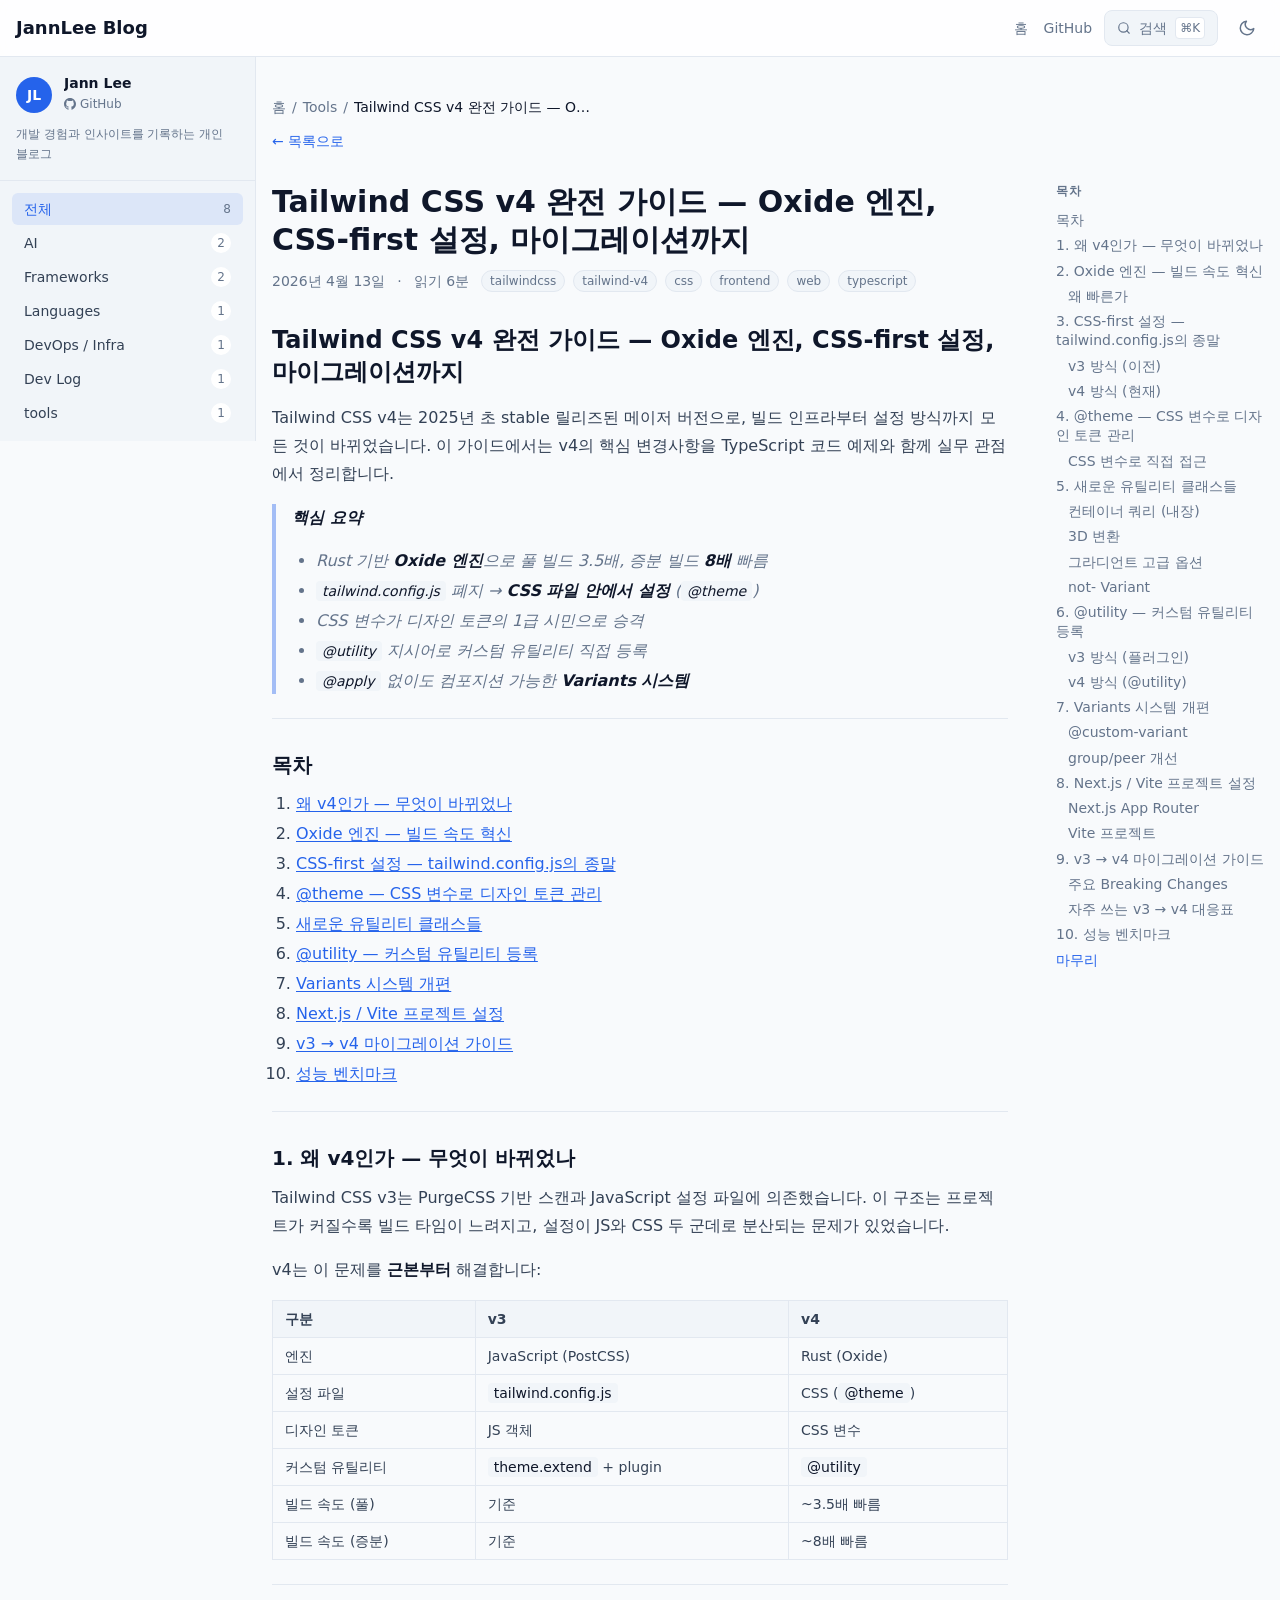
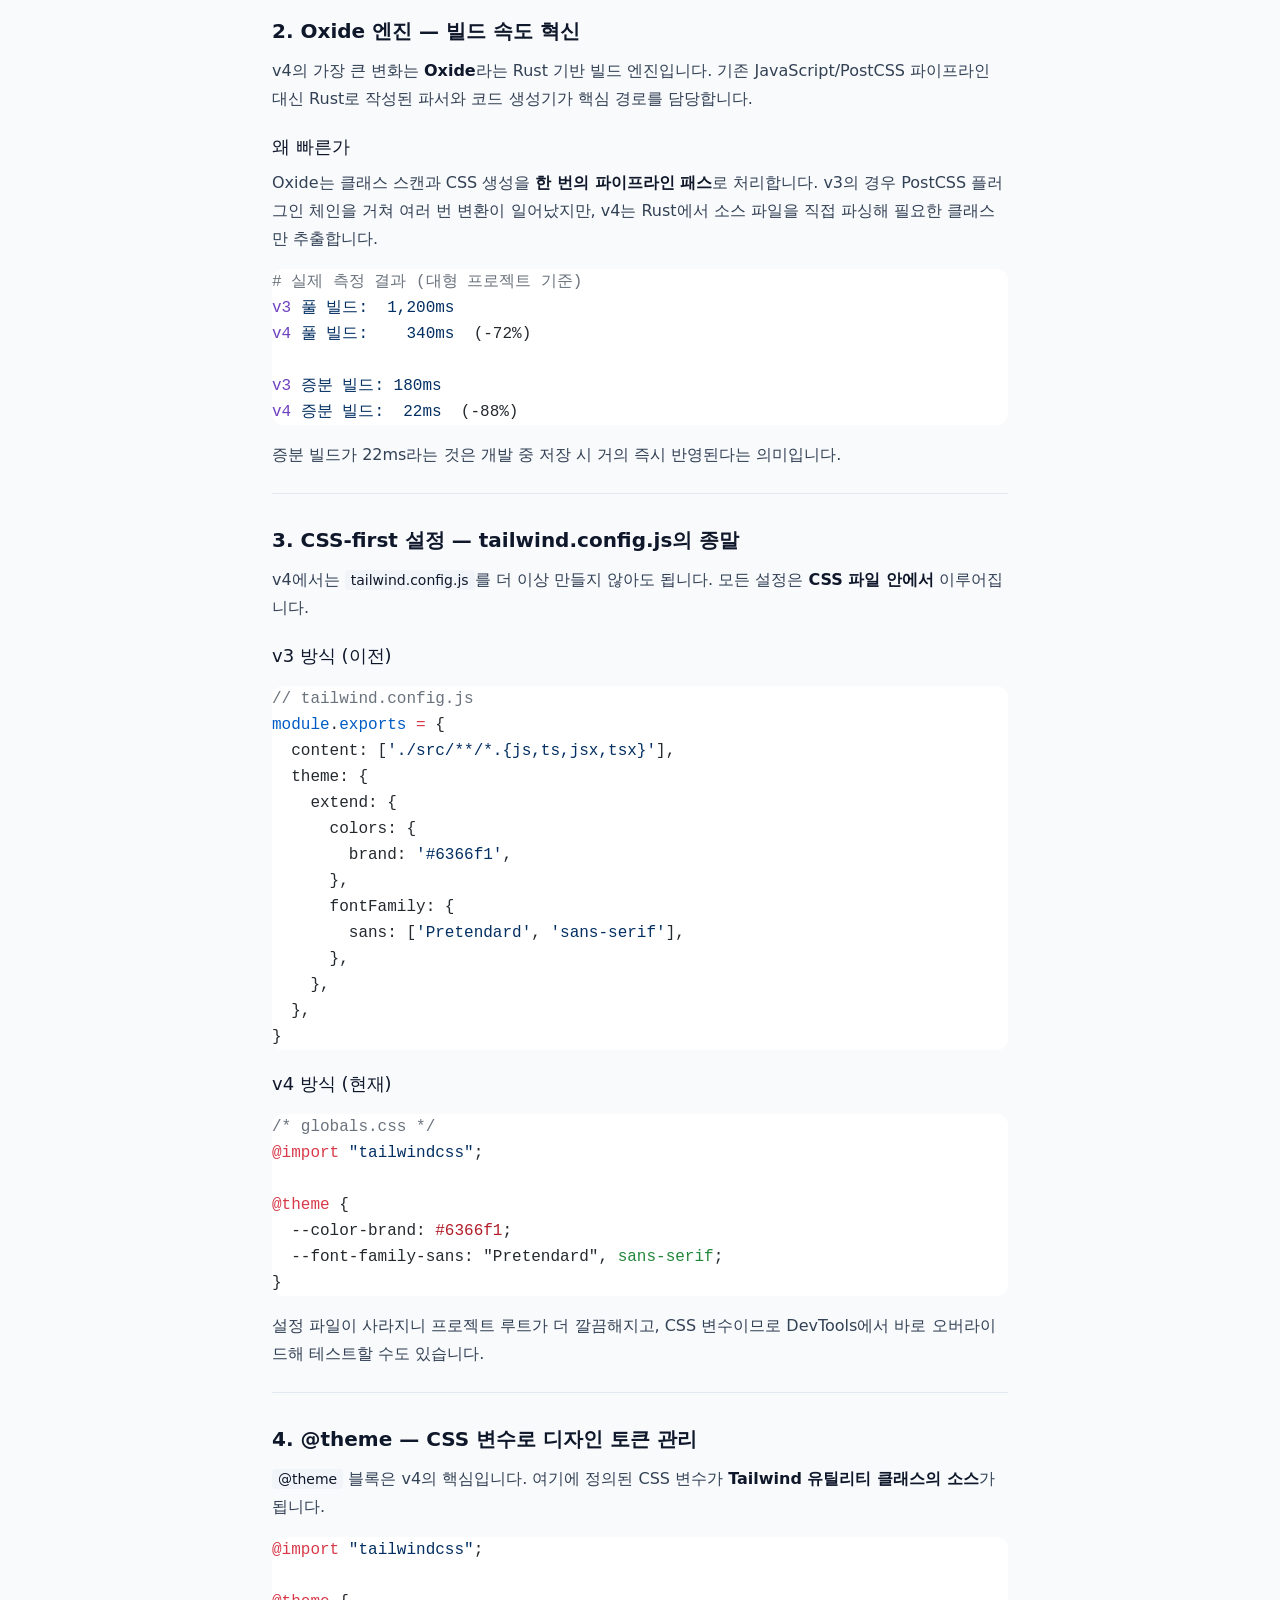
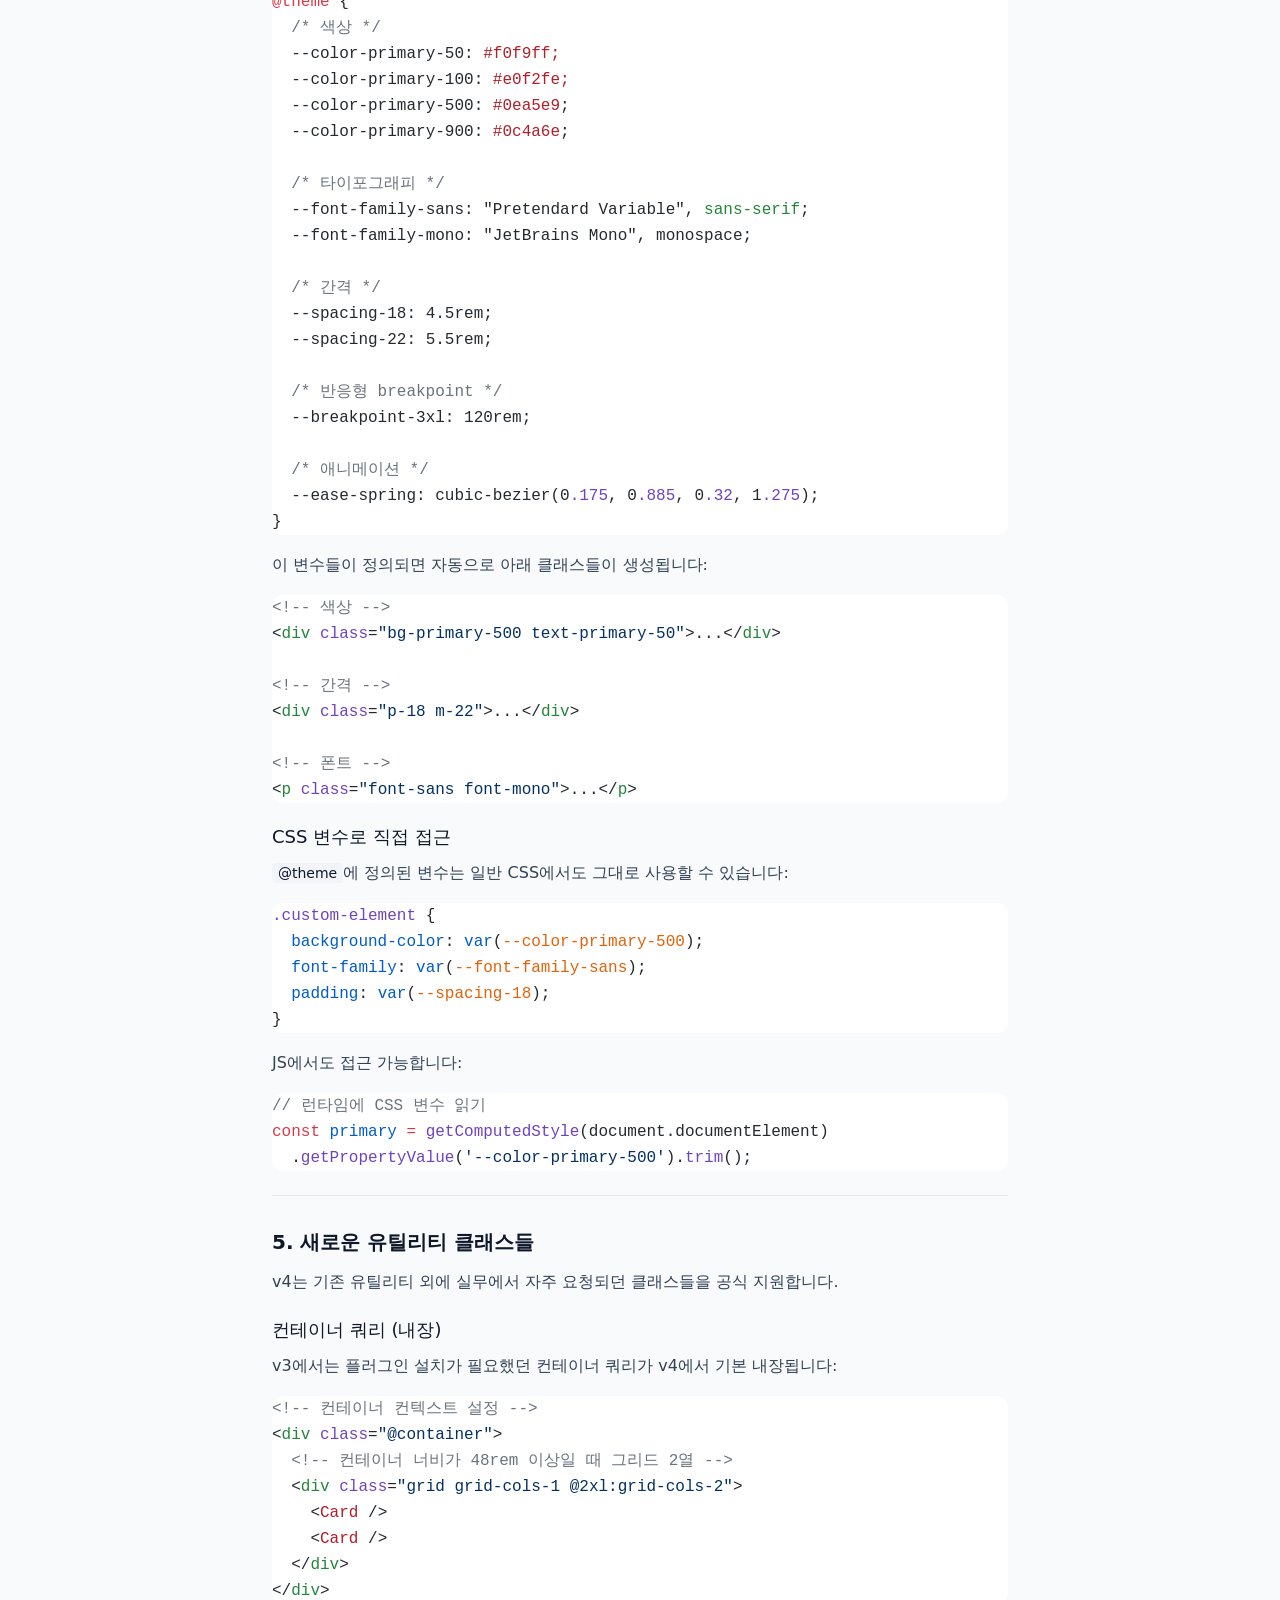
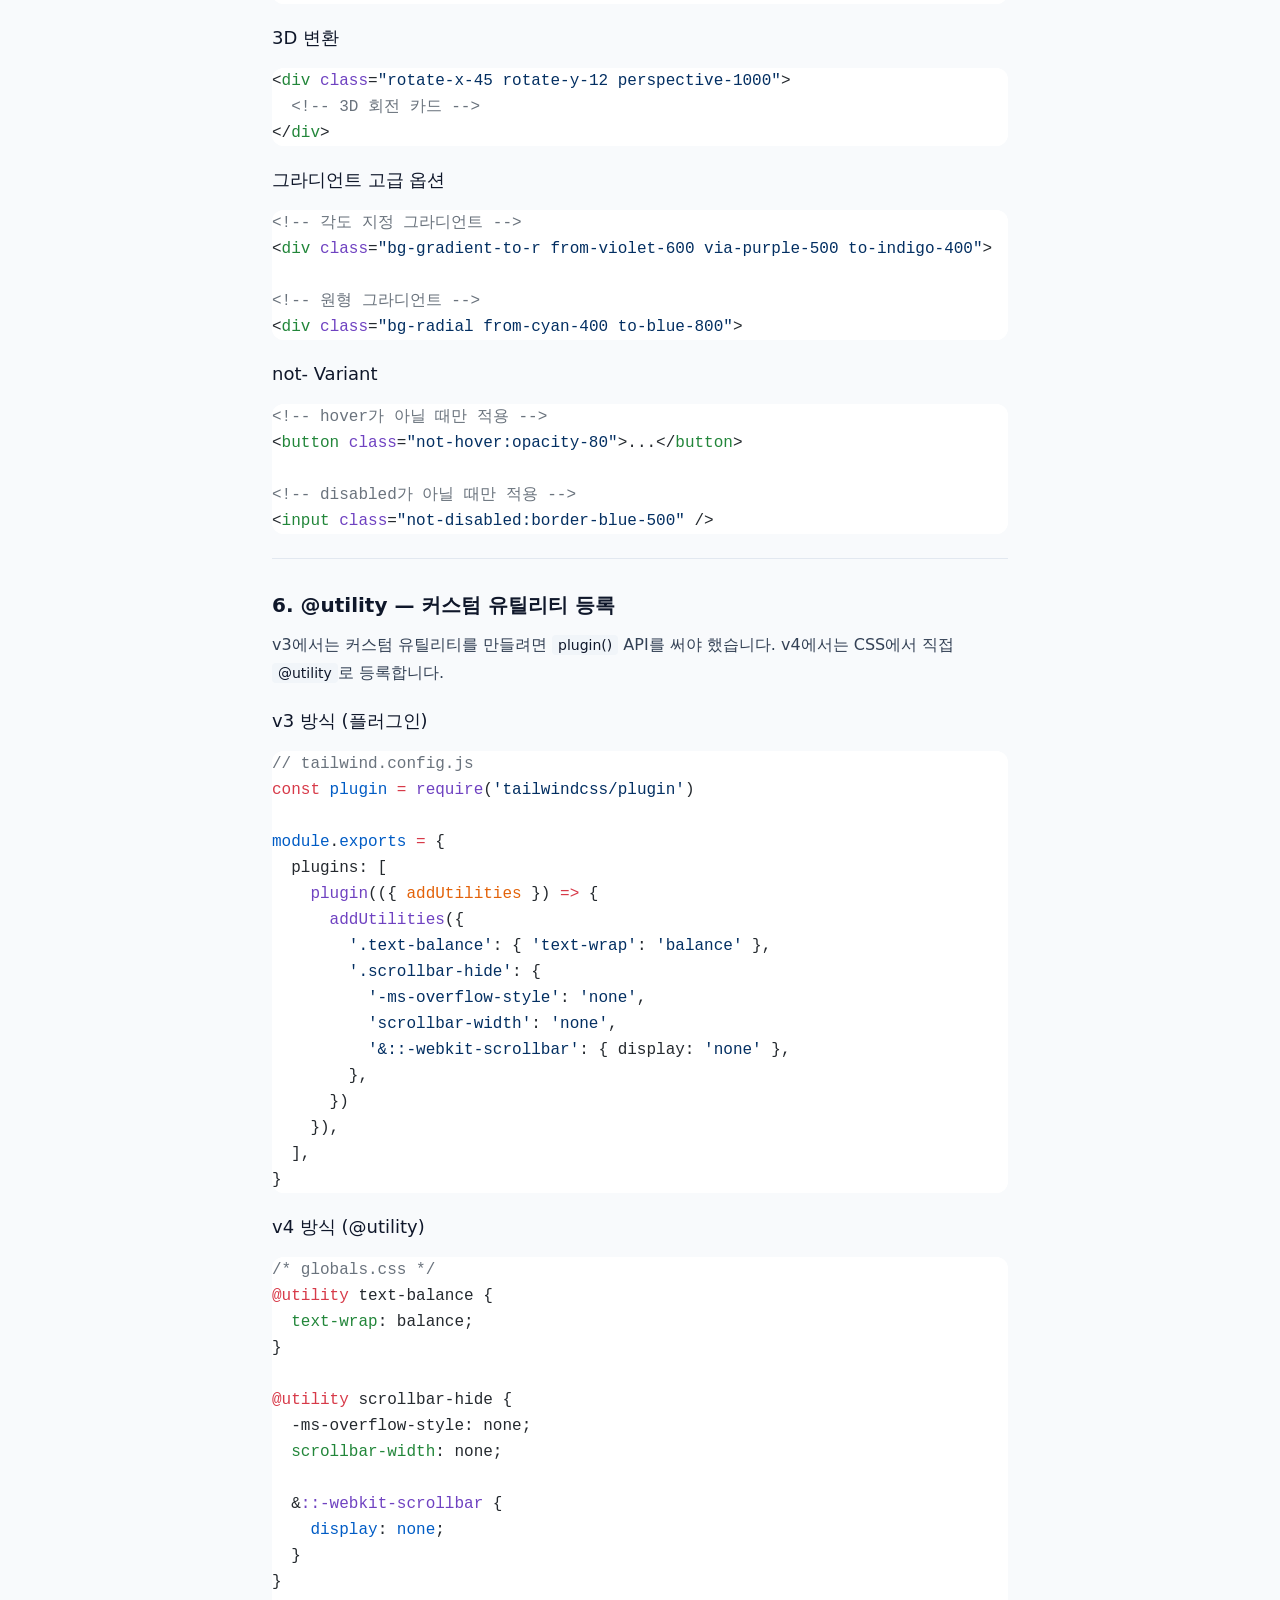
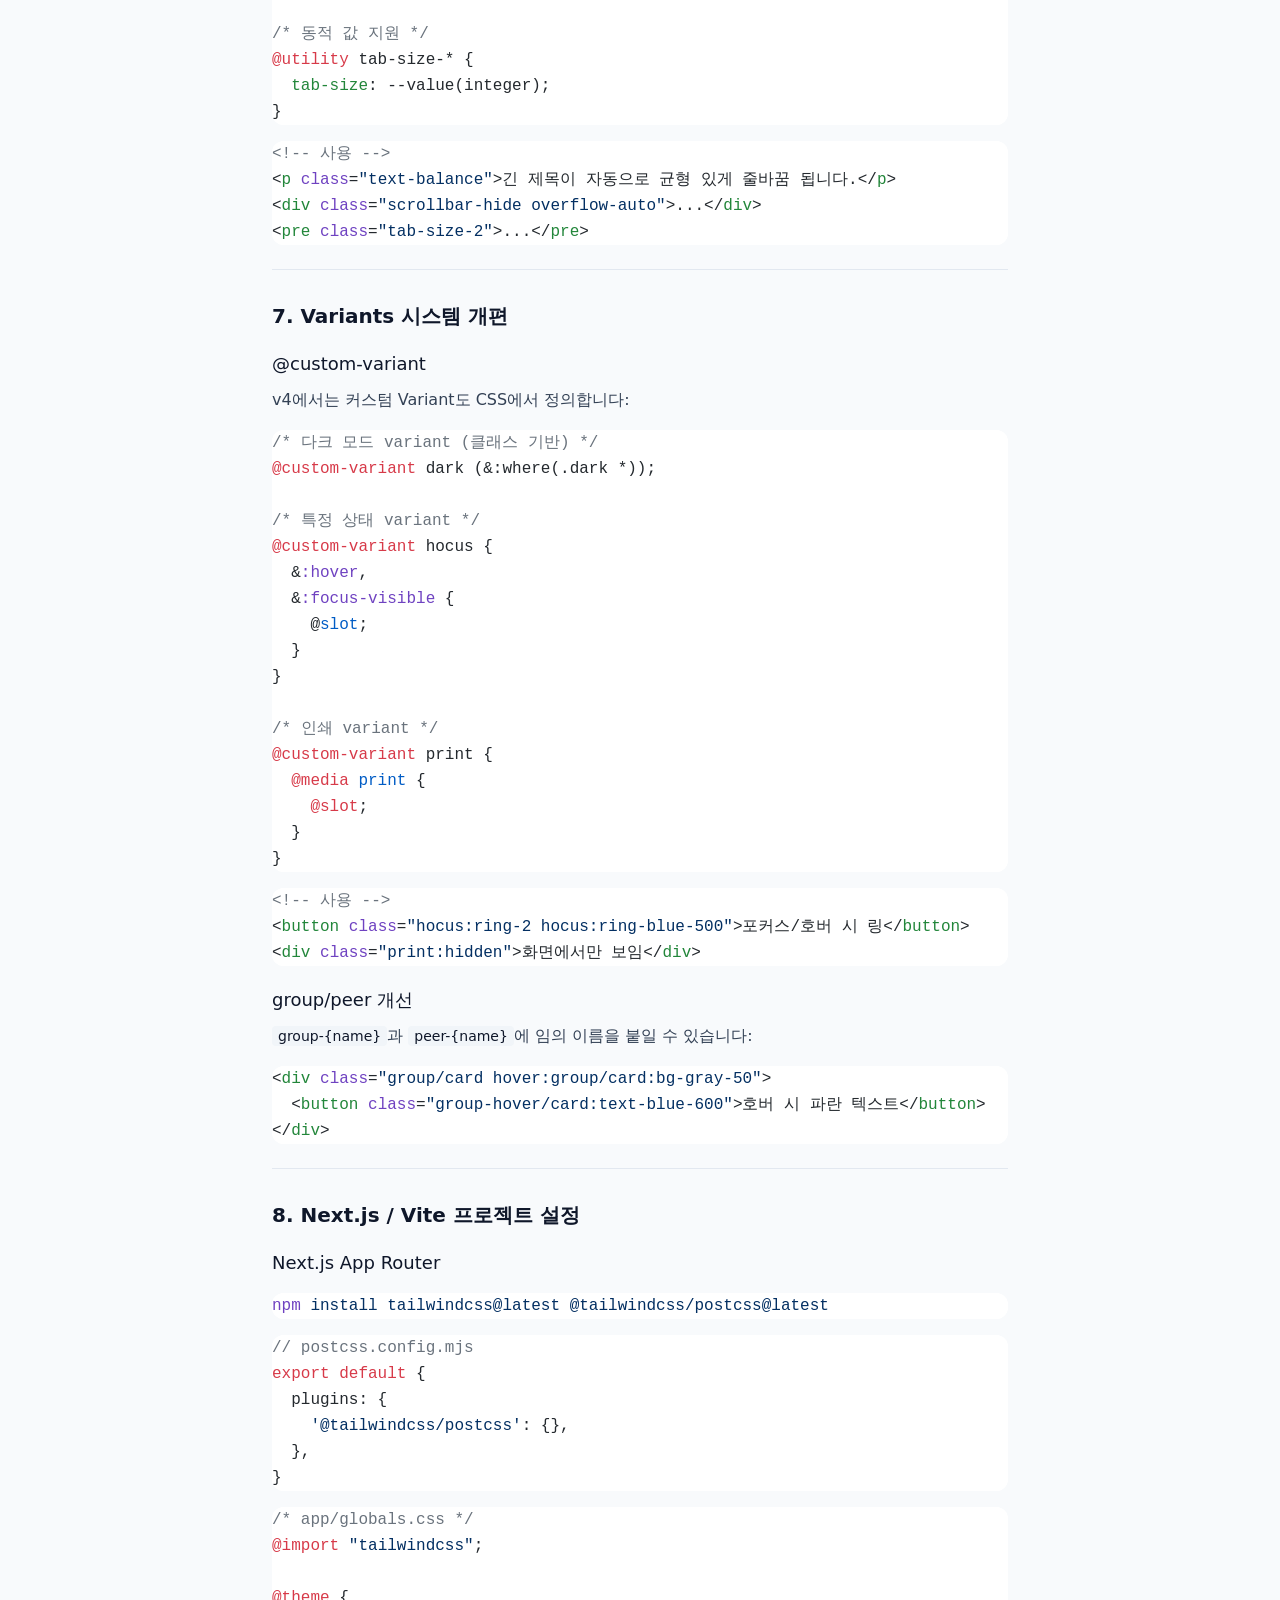
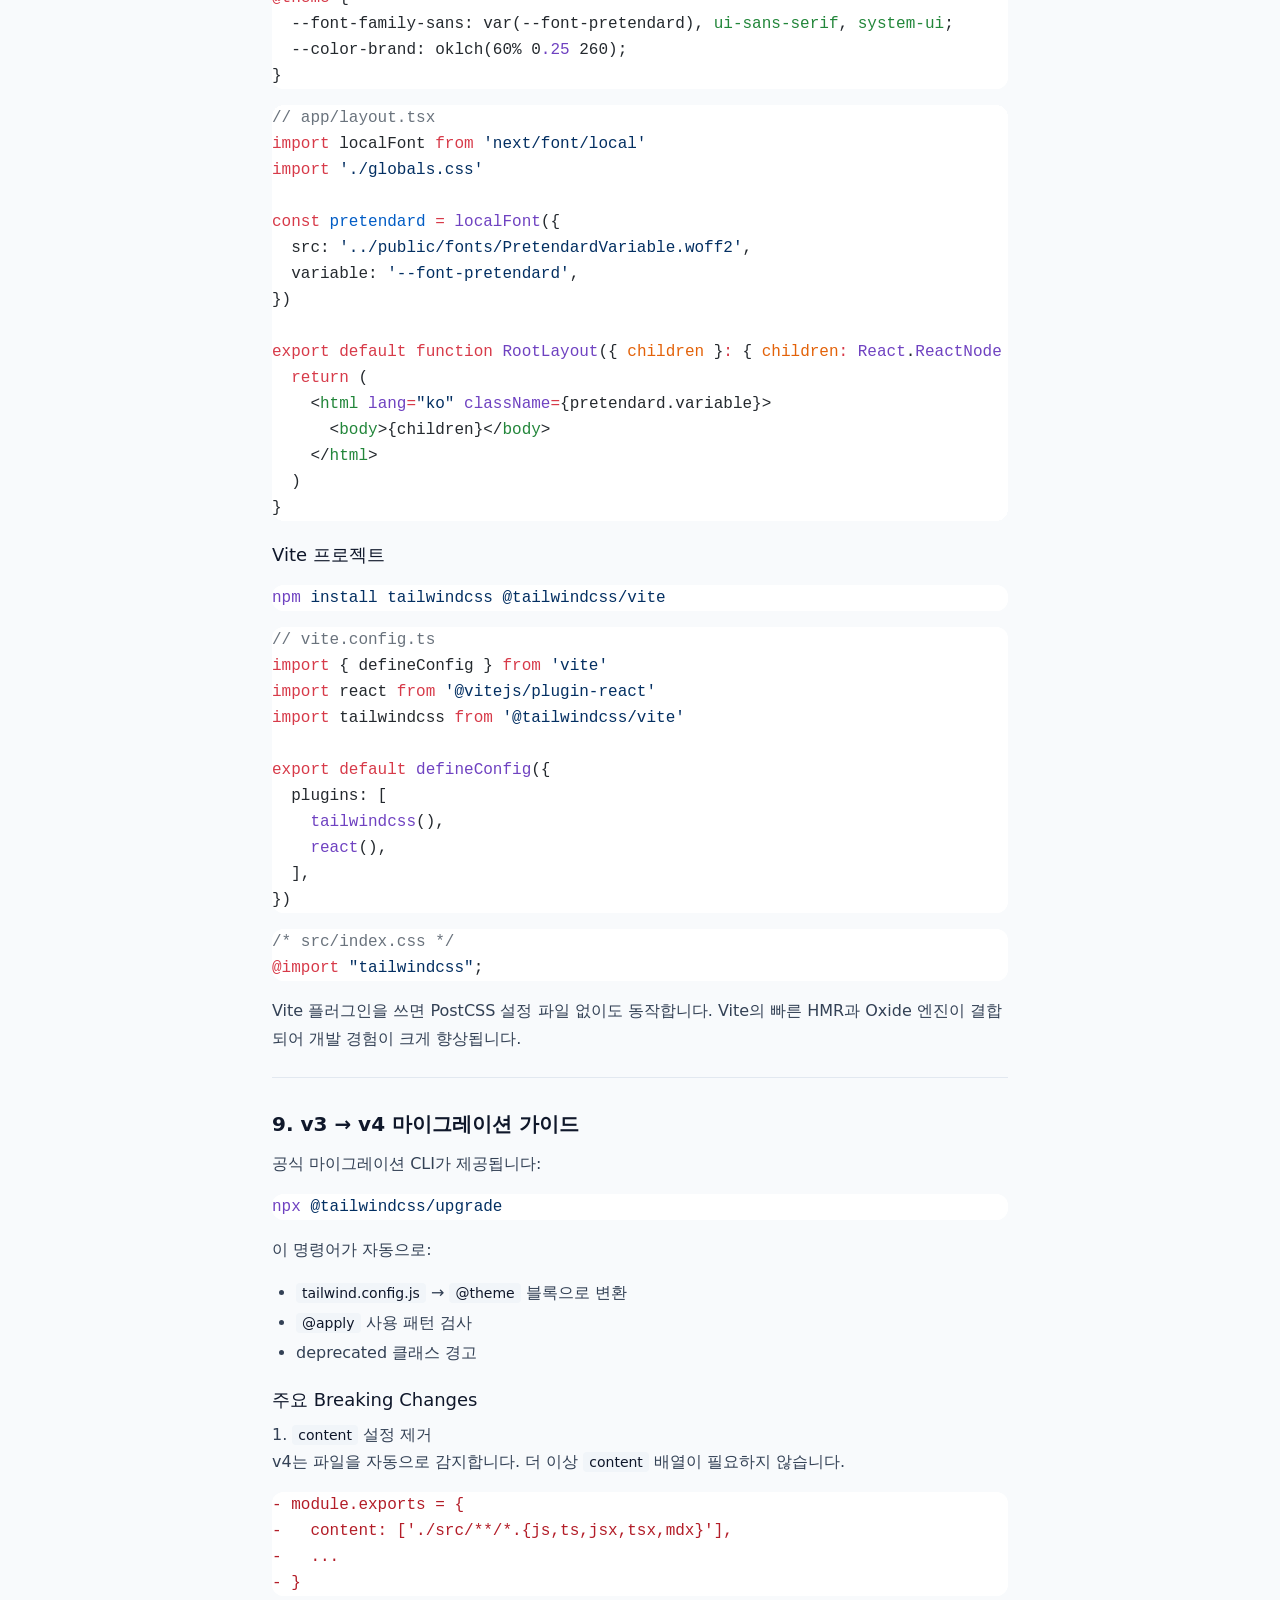
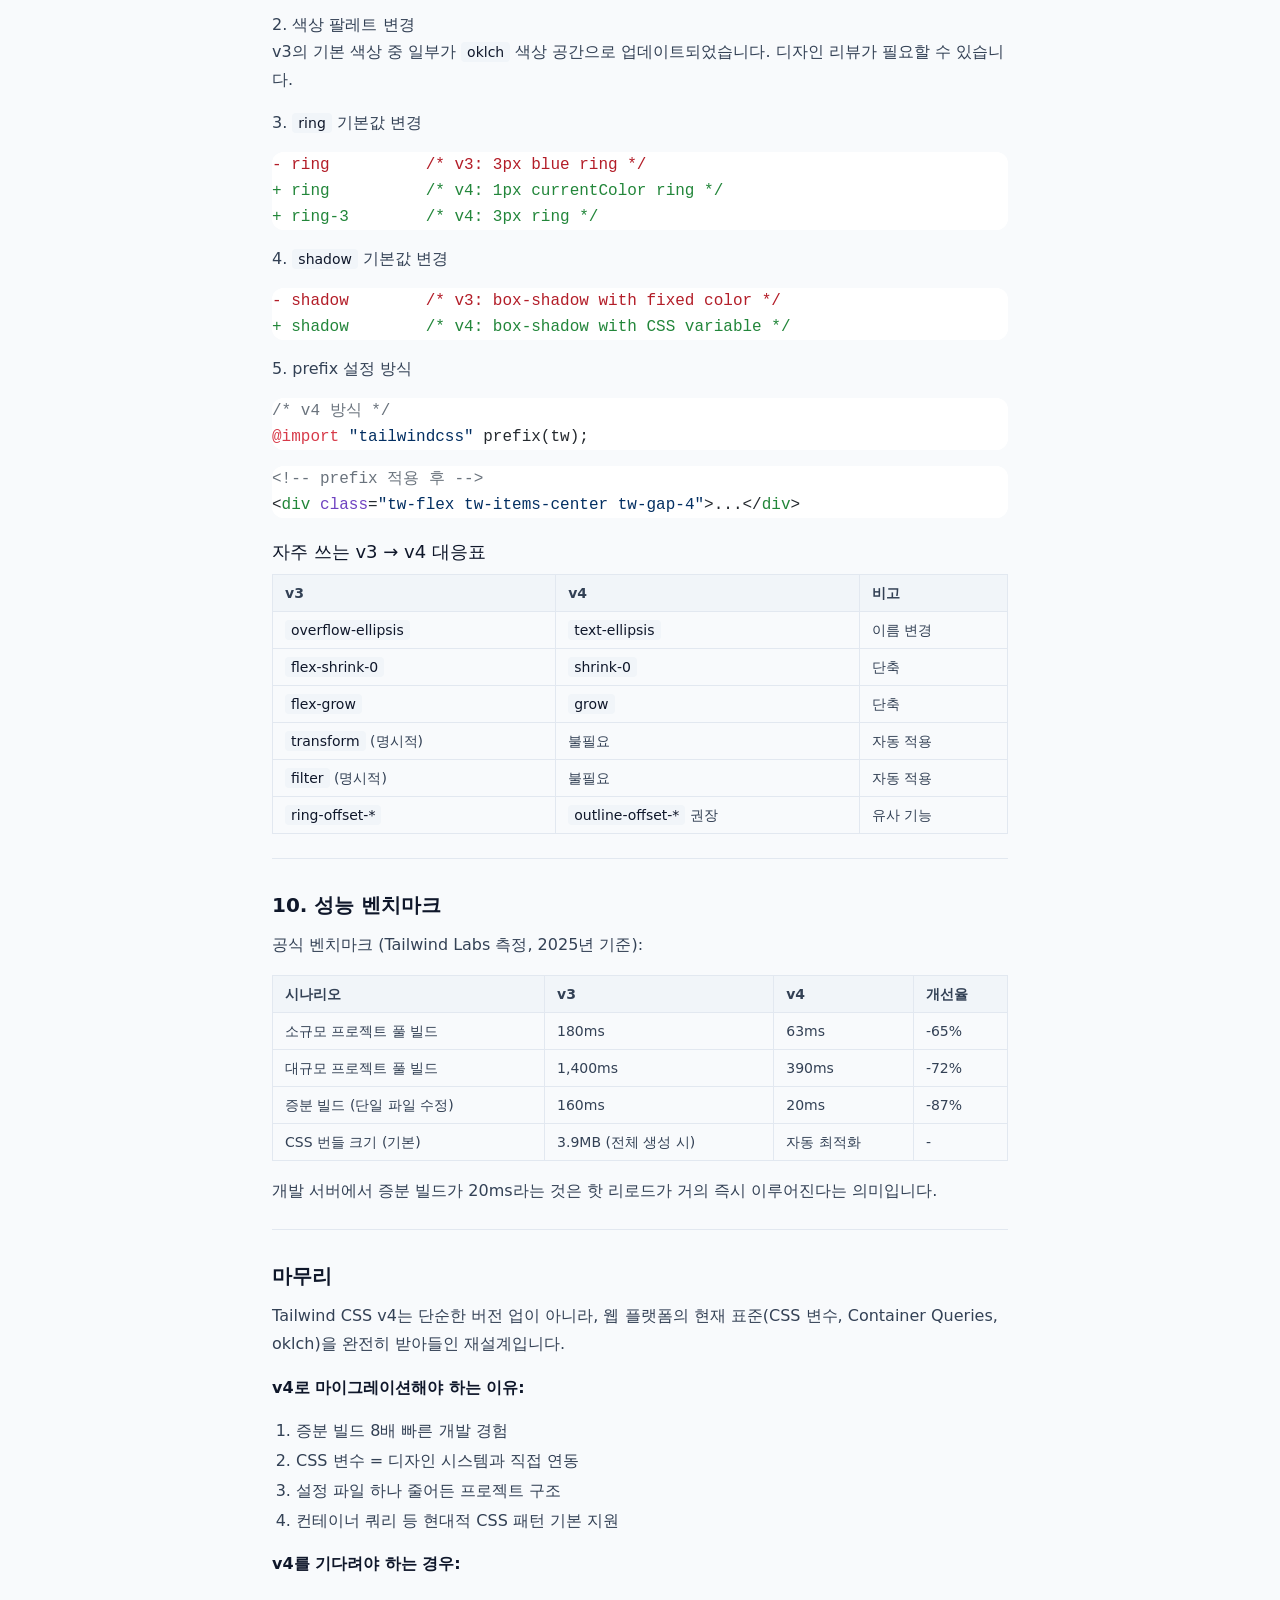
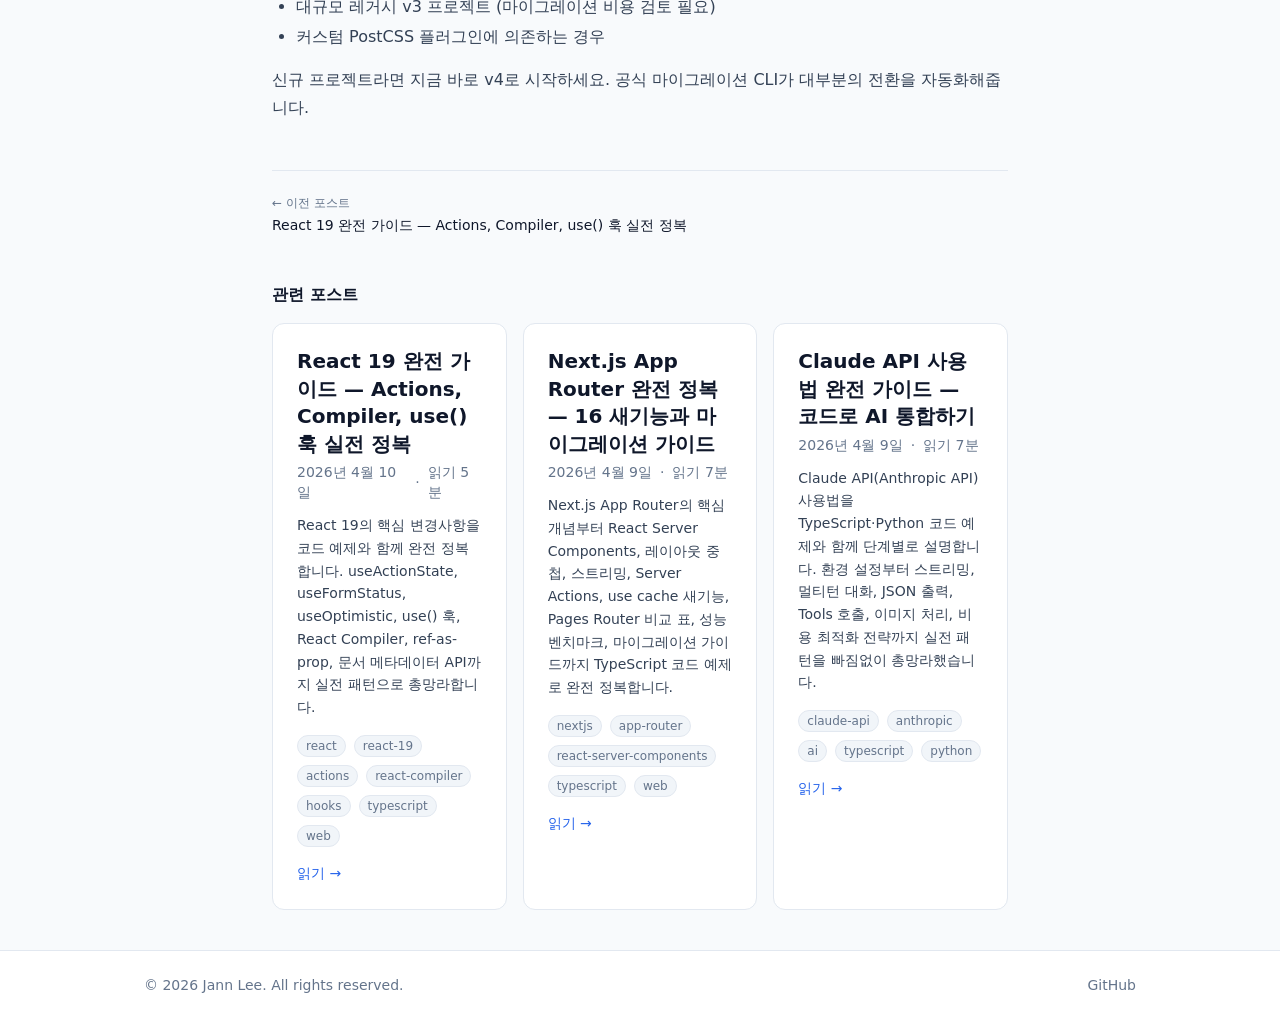
<file: posts/tailwindcss-v4-complete-guide/index.html>
<!DOCTYPE html><html lang="ko"><head><meta charSet="utf-8"/><meta name="viewport" content="width=device-width, initial-scale=1"/><link rel="stylesheet" href="/_next/static/css/17ba43d0127fc4c3.css" data-precedence="next"/><link rel="preload" as="script" fetchPriority="low" href="/_next/static/chunks/webpack-68f22649503f8e75.js"/><script src="/_next/static/chunks/4bd1b696-b685cedb4c99dace.js" async=""></script><script src="/_next/static/chunks/684-a8720c6c3265c90c.js" async=""></script><script src="/_next/static/chunks/main-app-93a8c67df4db2783.js" async=""></script><script src="/_next/static/chunks/874-0aee904e76a1f1e0.js" async=""></script><script src="/_next/static/chunks/373-39822a50844eb384.js" async=""></script><script src="/_next/static/chunks/app/layout-85aafec7dfa8827e.js" async=""></script><script src="/_next/static/chunks/app/posts/%5Bslug%5D/page-162a9a5c0e26bf1f.js" async=""></script><script src="/_next/static/chunks/app/global-error-a7d861edf33d36d5.js" async=""></script><title>Tailwind CSS v4 완전 가이드 — Oxide 엔진, CSS-first 설정, 마이그레이션까지 | JannLee Blog</title><meta name="description" content="Tailwind CSS v4의 핵심 변경사항을 실전 코드로 완전 정복합니다. Oxide 엔진으로 빌드 속도 10배 향상, JavaScript 설정 파일 폐지, CSS 변수 기반 테마, @layer 시스템 개편, 그리고 v3 → v4 마이그레이션 가이드까지 총망라합니다."/><link rel="canonical" href="https://jannlee.github.io/posts/tailwindcss-v4-complete-guide/"/><meta property="og:title" content="Tailwind CSS v4 완전 가이드 — Oxide 엔진, CSS-first 설정, 마이그레이션까지"/><meta property="og:description" content="Tailwind CSS v4의 핵심 변경사항을 실전 코드로 완전 정복합니다. Oxide 엔진으로 빌드 속도 10배 향상, JavaScript 설정 파일 폐지, CSS 변수 기반 테마, @layer 시스템 개편, 그리고 v3 → v4 마이그레이션 가이드까지 총망라합니다."/><meta property="og:url" content="https://jannlee.github.io/posts/tailwindcss-v4-complete-guide/"/><meta property="og:site_name" content="JannLee Blog"/><meta property="og:locale" content="ko_KR"/><meta property="og:type" content="article"/><meta property="article:published_time" content="2026-04-13"/><meta property="article:author" content="Jann Lee"/><meta property="article:tag" content="tailwindcss"/><meta property="article:tag" content="tailwind-v4"/><meta property="article:tag" content="css"/><meta property="article:tag" content="frontend"/><meta property="article:tag" content="web"/><meta property="article:tag" content="typescript"/><meta name="twitter:card" content="summary_large_image"/><meta name="twitter:title" content="Tailwind CSS v4 완전 가이드 — Oxide 엔진, CSS-first 설정, 마이그레이션까지"/><meta name="twitter:description" content="Tailwind CSS v4의 핵심 변경사항을 실전 코드로 완전 정복합니다. Oxide 엔진으로 빌드 속도 10배 향상, JavaScript 설정 파일 폐지, CSS 변수 기반 테마, @layer 시스템 개편, 그리고 v3 → v4 마이그레이션 가이드까지 총망라합니다."/><link rel="icon" href="/favicon.ico" type="image/x-icon" sizes="16x16"/><script>try{var t=localStorage.getItem('theme');if(t==='dark'||(!t&&window.matchMedia('(prefers-color-scheme: dark)').matches)){document.documentElement.classList.add('dark');}}catch(e){}</script><script type="application/ld+json">{"@context":"https://schema.org","@type":"WebSite","name":"JannLee Blog","url":"https://jannlee.github.io","description":"개발 경험과 인사이트를 기록하는 개인 블로그","inLanguage":"ko","author":{"@type":"Person","name":"Jann Lee","url":"https://github.com/JannLee"}}</script><script src="/_next/static/chunks/polyfills-42372ed130431b0a.js" noModule=""></script></head><body><div class="min-h-screen flex flex-col"><header class="sticky top-0 z-30 border-b border-[var(--border)] bg-[var(--bg-card)]/80 backdrop-blur-sm"><div class="flex items-center gap-3 px-4 h-14"><button aria-label="사이드바 열기" class="lg:hidden p-2 -ml-1 rounded-lg text-[var(--fg-muted)] hover:text-[var(--fg)] hover:bg-[var(--bg-subtle)] transition-colors"><svg xmlns="http://www.w3.org/2000/svg" width="20" height="20" viewBox="0 0 24 24" fill="none" stroke="currentColor" stroke-width="2" stroke-linecap="round" stroke-linejoin="round"><line x1="3" y1="6" x2="21" y2="6"></line><line x1="3" y1="12" x2="21" y2="12"></line><line x1="3" y1="18" x2="21" y2="18"></line></svg></button><a class="text-lg font-bold text-[var(--fg)] hover:text-[var(--accent)] transition-colors" href="/">JannLee Blog</a><div class="flex-1"></div><nav class="hidden sm:flex items-center gap-4 text-sm text-[var(--fg-muted)]"><a class="hover:text-[var(--fg)] transition-colors" href="/">홈</a><a href="https://github.com/JannLee" target="_blank" rel="noopener noreferrer" class="hover:text-[var(--fg)] transition-colors">GitHub</a></nav><button class="flex items-center gap-2 text-sm text-[var(--fg-muted)] hover:text-[var(--fg)] transition-colors border border-[var(--border)] rounded-lg px-3 py-1.5 hover:border-[var(--accent)]/50 bg-[var(--bg-subtle)]" aria-label="검색"><svg width="14" height="14" fill="none" viewBox="0 0 24 24" stroke="currentColor" stroke-width="2"><circle cx="11" cy="11" r="8"></circle><path stroke-linecap="round" d="M21 21l-4.35-4.35"></path></svg><span class="hidden sm:inline">검색</span><kbd class="hidden sm:inline text-xs bg-[var(--bg-card)] border border-[var(--border)] rounded px-1 py-0.5 font-mono text-[var(--fg-muted)]">⌘K</kbd></button><button aria-label="다크 모드로 전환" class="p-2 rounded-lg text-[var(--fg-muted)] hover:text-[var(--fg)] hover:bg-[var(--bg-subtle)] transition-colors"><svg xmlns="http://www.w3.org/2000/svg" width="18" height="18" viewBox="0 0 24 24" fill="none" stroke="currentColor" stroke-width="2" stroke-linecap="round" stroke-linejoin="round"><path d="M21 12.79A9 9 0 1 1 11.21 3 7 7 0 0 0 21 12.79z"></path></svg></button></div></header><div class="flex flex-1 items-start"><div class="hidden lg:block shrink-0 sticky top-14 self-start h-[calc(100vh-3.5rem)] overflow-y-auto"><aside class="flex flex-col w-[var(--sidebar-w,256px)] bg-[var(--bg-subtle)] border-r border-[var(--border)]"><div class="px-4 py-4 border-b border-[var(--border)]"><div class="flex items-center gap-3 mb-2"><div class="w-9 h-9 rounded-full bg-[var(--accent)] flex items-center justify-center text-white text-sm font-semibold shrink-0">JL</div><div class="min-w-0"><p class="text-sm font-semibold text-[var(--fg)] truncate">Jann Lee</p><a href="https://github.com/JannLee" target="_blank" rel="noopener noreferrer" class="inline-flex items-center gap-1 text-xs text-[var(--fg-muted)] hover:text-[var(--fg)] transition-colors"><svg xmlns="http://www.w3.org/2000/svg" width="12" height="12" viewBox="0 0 24 24" fill="currentColor"><path d="M12 0C5.374 0 0 5.373 0 12c0 5.302 3.438 9.8 8.207 11.387.599.111.793-.261.793-.577v-2.234c-3.338.726-4.033-1.416-4.033-1.416-.546-1.387-1.333-1.756-1.333-1.756-1.089-.745.083-.729.083-.729 1.205.084 1.839 1.237 1.839 1.237 1.07 1.834 2.807 1.304 3.492.997.107-.775.418-1.305.762-1.604-2.665-.305-5.467-1.334-5.467-5.931 0-1.311.469-2.381 1.236-3.221-.124-.303-.535-1.524.117-3.176 0 0 1.008-.322 3.301 1.23A11.509 11.509 0 0 1 12 5.803c1.02.005 2.047.138 3.006.404 2.291-1.552 3.297-1.23 3.297-1.23.653 1.653.242 2.874.118 3.176.77.84 1.235 1.911 1.235 3.221 0 4.609-2.807 5.624-5.479 5.921.43.372.823 1.102.823 2.222v3.293c0 .319.192.694.801.576C20.566 21.797 24 17.3 24 12c0-6.627-5.373-12-12-12z"></path></svg>GitHub</a></div></div><p class="text-xs text-[var(--fg-muted)] leading-relaxed">개발 경험과 인사이트를 기록하는 개인 블로그</p></div><!--$!--><template data-dgst="BAILOUT_TO_CLIENT_SIDE_RENDERING"></template><div class="p-3 text-xs text-[var(--fg-muted)]">로딩 중…</div><!--/$--></aside></div><div class="fixed inset-y-0 left-0 z-30 lg:hidden transform transition-transform duration-200 ease-in-out overflow-y-auto -translate-x-full"><aside class="flex flex-col w-[var(--sidebar-w,256px)] bg-[var(--bg-subtle)] border-r border-[var(--border)]"><div class="flex items-center justify-between px-4 py-3 border-b border-[var(--border)] lg:hidden"><span class="text-sm font-semibold text-[var(--fg)]">탐색</span><button aria-label="닫기" class="p-1.5 rounded-md text-[var(--fg-muted)] hover:text-[var(--fg)] hover:bg-[var(--bg-card)] transition-colors"><svg xmlns="http://www.w3.org/2000/svg" width="18" height="18" viewBox="0 0 24 24" fill="none" stroke="currentColor" stroke-width="2" stroke-linecap="round" stroke-linejoin="round"><line x1="18" y1="6" x2="6" y2="18"></line><line x1="6" y1="6" x2="18" y2="18"></line></svg></button></div><div class="px-4 py-4 border-b border-[var(--border)]"><div class="flex items-center gap-3 mb-2"><div class="w-9 h-9 rounded-full bg-[var(--accent)] flex items-center justify-center text-white text-sm font-semibold shrink-0">JL</div><div class="min-w-0"><p class="text-sm font-semibold text-[var(--fg)] truncate">Jann Lee</p><a href="https://github.com/JannLee" target="_blank" rel="noopener noreferrer" class="inline-flex items-center gap-1 text-xs text-[var(--fg-muted)] hover:text-[var(--fg)] transition-colors"><svg xmlns="http://www.w3.org/2000/svg" width="12" height="12" viewBox="0 0 24 24" fill="currentColor"><path d="M12 0C5.374 0 0 5.373 0 12c0 5.302 3.438 9.8 8.207 11.387.599.111.793-.261.793-.577v-2.234c-3.338.726-4.033-1.416-4.033-1.416-.546-1.387-1.333-1.756-1.333-1.756-1.089-.745.083-.729.083-.729 1.205.084 1.839 1.237 1.839 1.237 1.07 1.834 2.807 1.304 3.492.997.107-.775.418-1.305.762-1.604-2.665-.305-5.467-1.334-5.467-5.931 0-1.311.469-2.381 1.236-3.221-.124-.303-.535-1.524.117-3.176 0 0 1.008-.322 3.301 1.23A11.509 11.509 0 0 1 12 5.803c1.02.005 2.047.138 3.006.404 2.291-1.552 3.297-1.23 3.297-1.23.653 1.653.242 2.874.118 3.176.77.84 1.235 1.911 1.235 3.221 0 4.609-2.807 5.624-5.479 5.921.43.372.823 1.102.823 2.222v3.293c0 .319.192.694.801.576C20.566 21.797 24 17.3 24 12c0-6.627-5.373-12-12-12z"></path></svg>GitHub</a></div></div><p class="text-xs text-[var(--fg-muted)] leading-relaxed">개발 경험과 인사이트를 기록하는 개인 블로그</p></div><!--$!--><template data-dgst="BAILOUT_TO_CLIENT_SIDE_RENDERING"></template><div class="p-3 text-xs text-[var(--fg-muted)]">로딩 중…</div><!--/$--></aside></div><main class="flex-1 min-w-0"><div class="mx-auto max-w-5xl px-4 py-10"><script type="application/ld+json">{"@context":"https://schema.org","@type":"BlogPosting","mainEntityOfPage":{"@type":"WebPage","@id":"https://jannlee.github.io/posts/tailwindcss-v4-complete-guide/"},"headline":"Tailwind CSS v4 완전 가이드 — Oxide 엔진, CSS-first 설정, 마이그레이션까지","description":"Tailwind CSS v4의 핵심 변경사항을 실전 코드로 완전 정복합니다. Oxide 엔진으로 빌드 속도 10배 향상, JavaScript 설정 파일 폐지, CSS 변수 기반 테마, @layer 시스템 개편, 그리고 v3 → v4 마이그레이션 가이드까지 총망라합니다.","datePublished":"2026-04-13","dateModified":"2026-04-13","inLanguage":"ko","url":"https://jannlee.github.io/posts/tailwindcss-v4-complete-guide/","keywords":"tailwindcss, tailwind-v4, css, frontend, web, typescript","author":{"@type":"Person","name":"Jann Lee","url":"https://github.com/JannLee"},"publisher":{"@type":"Person","name":"Jann Lee","url":"https://github.com/JannLee"},"isPartOf":{"@type":"WebSite","name":"JannLee Blog","url":"https://jannlee.github.io"}}</script><div class="fixed top-0 left-0 z-50 h-0.5 bg-[var(--accent)] transition-[width] duration-100" style="width:0%" role="progressbar" aria-valuenow="0" aria-valuemin="0" aria-valuemax="100" aria-label="읽기 진행률"></div><nav aria-label="breadcrumb" class="flex items-center gap-1.5 text-sm text-[var(--fg-muted)] mb-3"><a class="hover:text-[var(--accent)] transition-colors" href="/">홈</a><span aria-hidden="true">/</span><span class="capitalize">tools</span><span aria-hidden="true">/</span><span class="text-[var(--fg)] truncate max-w-[240px]">Tailwind CSS v4 완전 가이드 — Oxide 엔진, CSS-first 설정, 마이그레이션까지</span></nav><a class="text-sm text-[var(--accent)] hover:text-[var(--accent-hover)] transition-colors mb-8 inline-block" href="/">← 목록으로</a><div class="flex gap-12 items-start"><div class="flex-1 min-w-0"><header class="mb-8"><h1 class="text-3xl font-bold text-[var(--fg)] mb-3 leading-tight">Tailwind CSS v4 완전 가이드 — Oxide 엔진, CSS-first 설정, 마이그레이션까지</h1><div class="flex flex-wrap items-center gap-3"><time class="text-sm text-[var(--fg-muted)]" dateTime="2026-04-13">2026년 4월 13일</time><span class="text-[var(--fg-muted)] text-sm" aria-hidden="true">·</span><span class="text-sm text-[var(--fg-muted)]">읽기 <!-- -->6<!-- -->분</span><div class="flex flex-wrap gap-2"><span class="px-2 py-0.5 bg-[var(--bg-subtle)] text-[var(--fg-muted)] text-xs rounded-full border border-[var(--border)]">tailwindcss</span><span class="px-2 py-0.5 bg-[var(--bg-subtle)] text-[var(--fg-muted)] text-xs rounded-full border border-[var(--border)]">tailwind-v4</span><span class="px-2 py-0.5 bg-[var(--bg-subtle)] text-[var(--fg-muted)] text-xs rounded-full border border-[var(--border)]">css</span><span class="px-2 py-0.5 bg-[var(--bg-subtle)] text-[var(--fg-muted)] text-xs rounded-full border border-[var(--border)]">frontend</span><span class="px-2 py-0.5 bg-[var(--bg-subtle)] text-[var(--fg-muted)] text-xs rounded-full border border-[var(--border)]">web</span><span class="px-2 py-0.5 bg-[var(--bg-subtle)] text-[var(--fg-muted)] text-xs rounded-full border border-[var(--border)]">typescript</span></div></div></header><article class=" text-base text-[var(--fg-secondary)] leading-relaxed [&amp;_h1]:text-2xl [&amp;_h1]:font-bold [&amp;_h1]:text-[var(--fg)] [&amp;_h1]:mt-8 [&amp;_h1]:mb-4 [&amp;_h2]:text-xl [&amp;_h2]:font-semibold [&amp;_h2]:text-[var(--fg)] [&amp;_h2]:mt-8 [&amp;_h2]:mb-3 [&amp;_h3]:text-lg [&amp;_h3]:font-medium [&amp;_h3]:text-[var(--fg)] [&amp;_h3]:mt-5 [&amp;_h3]:mb-2 [&amp;_p]:mb-4 [&amp;_p]:leading-7 [&amp;_ul]:list-disc [&amp;_ul]:pl-6 [&amp;_ul]:mb-4 [&amp;_ol]:list-decimal [&amp;_ol]:pl-6 [&amp;_ol]:mb-4 [&amp;_li]:mb-1 [&amp;_a]:text-[var(--accent)] [&amp;_a]:underline [&amp;_a]:underline-offset-2 hover:[&amp;_a]:text-[var(--accent-hover)] [&amp;_code:not(pre_code)]:bg-[var(--bg-subtle)] [&amp;_code:not(pre_code)]:px-1.5 [&amp;_code:not(pre_code)]:py-0.5 [&amp;_code:not(pre_code)]:rounded [&amp;_code:not(pre_code)]:text-sm [&amp;_code:not(pre_code)]:font-mono [&amp;_code:not(pre_code)]:text-[var(--fg)] [&amp;_blockquote]:border-l-4 [&amp;_blockquote]:border-[var(--accent)]/40 [&amp;_blockquote]:pl-4 [&amp;_blockquote]:italic [&amp;_blockquote]:text-[var(--fg-muted)] [&amp;_blockquote]:mb-4 [&amp;_strong]:font-semibold [&amp;_strong]:text-[var(--fg)] [&amp;_hr]:border-[var(--border)] [&amp;_hr]:my-6 [&amp;_table]:w-full [&amp;_table]:border-collapse [&amp;_table]:mb-4 [&amp;_th]:text-left [&amp;_th]:px-3 [&amp;_th]:py-2 [&amp;_th]:border [&amp;_th]:border-[var(--border)] [&amp;_th]:bg-[var(--bg-subtle)] [&amp;_th]:font-semibold [&amp;_th]:text-sm [&amp;_td]:px-3 [&amp;_td]:py-2 [&amp;_td]:border [&amp;_td]:border-[var(--border)] [&amp;_td]:text-sm [&amp;_figure]:my-0 "><h1 id="tailwind-css-v4-완전-가이드--oxide-엔진-css-first-설정-마이그레이션까지">Tailwind CSS v4 완전 가이드 — Oxide 엔진, CSS-first 설정, 마이그레이션까지</h1>
<p>Tailwind CSS v4는 2025년 초 stable 릴리즈된 메이저 버전으로, 빌드 인프라부터 설정 방식까지 모든 것이 바뀌었습니다. 이 가이드에서는 v4의 핵심 변경사항을 TypeScript 코드 예제와 함께 실무 관점에서 정리합니다.</p>
<blockquote>
<p><strong>핵심 요약</strong></p>
<ul>
<li>Rust 기반 <strong>Oxide 엔진</strong>으로 풀 빌드 3.5배, 증분 빌드 <strong>8배</strong> 빠름</li>
<li><code>tailwind.config.js</code> 폐지 → <strong>CSS 파일 안에서 설정</strong> (<code>@theme</code>)</li>
<li>CSS 변수가 디자인 토큰의 1급 시민으로 승격</li>
<li><code>@utility</code> 지시어로 커스텀 유틸리티 직접 등록</li>
<li><code>@apply</code> 없이도 컴포지션 가능한 <strong>Variants 시스템</strong></li>
</ul>
</blockquote>
<hr/>
<h2 id="목차">목차</h2>
<ol>
<li><a href="#1-%EC%99%9C-v4%EC%9D%B8%EA%B0%80--%EB%AC%B4%EC%97%87%EC%9D%B4-%EB%B0%94%EB%80%8C%EC%97%88%EB%82%98">왜 v4인가 — 무엇이 바뀌었나</a></li>
<li><a href="#2-oxide-%EC%97%94%EC%A7%84--%EB%B9%8C%EB%93%9C-%EC%86%8D%EB%8F%84-%ED%98%81%EC%8B%A0">Oxide 엔진 — 빌드 속도 혁신</a></li>
<li><a href="#3-css-first-%EC%84%A4%EC%A0%95--tailwindconfigjs%EC%9D%98-%EC%A2%85%EB%A7%90">CSS-first 설정 — tailwind.config.js의 종말</a></li>
<li><a href="#4-theme--css-%EB%B3%80%EC%88%98%EB%A1%9C-%EB%94%94%EC%9E%90%EC%9D%B8-%ED%86%A0%ED%81%B0-%EA%B4%80%EB%A6%AC">@theme — CSS 변수로 디자인 토큰 관리</a></li>
<li><a href="#5-%EC%83%88%EB%A1%9C%EC%9A%B4-%EC%9C%A0%ED%8B%B8%EB%A6%AC%ED%8B%B0-%ED%81%B4%EB%9E%98%EC%8A%A4%EB%93%A4">새로운 유틸리티 클래스들</a></li>
<li><a href="#6-utility--%EC%BB%A4%EC%8A%A4%ED%85%80-%EC%9C%A0%ED%8B%B8%EB%A6%AC%ED%8B%B0-%EB%93%B1%EB%A1%9D">@utility — 커스텀 유틸리티 등록</a></li>
<li><a href="#7-variants-%EC%8B%9C%EC%8A%A4%ED%85%9C-%EA%B0%9C%ED%8E%B8">Variants 시스템 개편</a></li>
<li><a href="#8-nextjs--vite-%ED%94%84%EB%A1%9C%EC%A0%9D%ED%8A%B8-%EC%84%A4%EC%A0%95">Next.js / Vite 프로젝트 설정</a></li>
<li><a href="#9-v3--v4-%EB%A7%88%EC%9D%B4%EA%B7%B8%EB%A0%88%EC%9D%B4%EC%85%98-%EA%B0%80%EC%9D%B4%EB%93%9C">v3 → v4 마이그레이션 가이드</a></li>
<li><a href="#10-%EC%84%B1%EB%8A%A5-%EB%B2%A4%EC%B9%98%EB%A7%88%ED%81%AC">성능 벤치마크</a></li>
</ol>
<hr/>
<h2 id="1-왜-v4인가--무엇이-바뀌었나">1. 왜 v4인가 — 무엇이 바뀌었나</h2>
<p>Tailwind CSS v3는 PurgeCSS 기반 스캔과 JavaScript 설정 파일에 의존했습니다. 이 구조는 프로젝트가 커질수록 빌드 타임이 느려지고, 설정이 JS와 CSS 두 군데로 분산되는 문제가 있었습니다.</p>
<p>v4는 이 문제를 <strong>근본부터</strong> 해결합니다:</p>
<table><thead><tr><th>구분</th><th>v3</th><th>v4</th></tr></thead><tbody><tr><td>엔진</td><td>JavaScript (PostCSS)</td><td>Rust (Oxide)</td></tr><tr><td>설정 파일</td><td><code>tailwind.config.js</code></td><td>CSS (<code>@theme</code>)</td></tr><tr><td>디자인 토큰</td><td>JS 객체</td><td>CSS 변수</td></tr><tr><td>커스텀 유틸리티</td><td><code>theme.extend</code> + plugin</td><td><code>@utility</code></td></tr><tr><td>빌드 속도 (풀)</td><td>기준</td><td>~3.5배 빠름</td></tr><tr><td>빌드 속도 (증분)</td><td>기준</td><td>~8배 빠름</td></tr></tbody></table>
<hr/>
<h2 id="2-oxide-엔진--빌드-속도-혁신">2. Oxide 엔진 — 빌드 속도 혁신</h2>
<p>v4의 가장 큰 변화는 <strong>Oxide</strong>라는 Rust 기반 빌드 엔진입니다. 기존 JavaScript/PostCSS 파이프라인 대신 Rust로 작성된 파서와 코드 생성기가 핵심 경로를 담당합니다.</p>
<h3 id="왜-빠른가">왜 빠른가</h3>
<p>Oxide는 클래스 스캔과 CSS 생성을 <strong>한 번의 파이프라인 패스</strong>로 처리합니다. v3의 경우 PostCSS 플러그인 체인을 거쳐 여러 번 변환이 일어났지만, v4는 Rust에서 소스 파일을 직접 파싱해 필요한 클래스만 추출합니다.</p>
<figure data-rehype-pretty-code-figure=""><div class="code-block relative group my-4"><pre style="--shiki-light:#24292e;--shiki-dark:#e1e4e8;--shiki-light-bg:#fff;--shiki-dark-bg:#24292e" tabindex="0" data-language="bash" data-theme="github-light github-dark" class="rounded-xl overflow-x-auto"><code data-language="bash" data-theme="github-light github-dark" style="display:grid"><span data-line=""><span style="--shiki-light:#6A737D;--shiki-dark:#6A737D"># 실제 측정 결과 (대형 프로젝트 기준)</span></span>
<span data-line=""><span style="--shiki-light:#6F42C1;--shiki-dark:#B392F0">v3</span><span style="--shiki-light:#032F62;--shiki-dark:#9ECBFF"> 풀</span><span style="--shiki-light:#032F62;--shiki-dark:#9ECBFF"> 빌드:</span><span style="--shiki-light:#032F62;--shiki-dark:#9ECBFF">  1,200ms</span></span>
<span data-line=""><span style="--shiki-light:#6F42C1;--shiki-dark:#B392F0">v4</span><span style="--shiki-light:#032F62;--shiki-dark:#9ECBFF"> 풀</span><span style="--shiki-light:#032F62;--shiki-dark:#9ECBFF"> 빌드:</span><span style="--shiki-light:#032F62;--shiki-dark:#9ECBFF">    340ms</span><span style="--shiki-light:#24292E;--shiki-dark:#E1E4E8">  (-72%)</span></span>
<span data-line=""> </span>
<span data-line=""><span style="--shiki-light:#6F42C1;--shiki-dark:#B392F0">v3</span><span style="--shiki-light:#032F62;--shiki-dark:#9ECBFF"> 증분</span><span style="--shiki-light:#032F62;--shiki-dark:#9ECBFF"> 빌드:</span><span style="--shiki-light:#032F62;--shiki-dark:#9ECBFF"> 180ms</span></span>
<span data-line=""><span style="--shiki-light:#6F42C1;--shiki-dark:#B392F0">v4</span><span style="--shiki-light:#032F62;--shiki-dark:#9ECBFF"> 증분</span><span style="--shiki-light:#032F62;--shiki-dark:#9ECBFF"> 빌드:</span><span style="--shiki-light:#032F62;--shiki-dark:#9ECBFF">  22ms</span><span style="--shiki-light:#24292E;--shiki-dark:#E1E4E8">  (-88%)</span></span></code></pre><div class="absolute top-2.5 right-2.5 flex items-center gap-1.5 opacity-0 group-hover:opacity-100 transition-opacity"><span class="text-xs font-mono px-1.5 py-0.5 rounded bg-white/10 text-white/60">bash</span><button class="text-xs px-2 py-1 rounded bg-white/10 hover:bg-white/20 text-white/70 hover:text-white transition-colors" aria-label="코드 복사">복사</button></div></div></figure>
<p>증분 빌드가 22ms라는 것은 개발 중 저장 시 거의 즉시 반영된다는 의미입니다.</p>
<hr/>
<h2 id="3-css-first-설정--tailwindconfigjs의-종말">3. CSS-first 설정 — tailwind.config.js의 종말</h2>
<p>v4에서는 <code>tailwind.config.js</code>를 더 이상 만들지 않아도 됩니다. 모든 설정은 <strong>CSS 파일 안에서</strong> 이루어집니다.</p>
<h3 id="v3-방식-이전">v3 방식 (이전)</h3>
<figure data-rehype-pretty-code-figure=""><div class="code-block relative group my-4"><pre style="--shiki-light:#24292e;--shiki-dark:#e1e4e8;--shiki-light-bg:#fff;--shiki-dark-bg:#24292e" tabindex="0" data-language="js" data-theme="github-light github-dark" class="rounded-xl overflow-x-auto"><code data-language="js" data-theme="github-light github-dark" style="display:grid"><span data-line=""><span style="--shiki-light:#6A737D;--shiki-dark:#6A737D">// tailwind.config.js</span></span>
<span data-line=""><span style="--shiki-light:#005CC5;--shiki-dark:#79B8FF">module</span><span style="--shiki-light:#24292E;--shiki-dark:#E1E4E8">.</span><span style="--shiki-light:#005CC5;--shiki-dark:#79B8FF">exports</span><span style="--shiki-light:#D73A49;--shiki-dark:#F97583"> =</span><span style="--shiki-light:#24292E;--shiki-dark:#E1E4E8"> {</span></span>
<span data-line=""><span style="--shiki-light:#24292E;--shiki-dark:#E1E4E8">  content: [</span><span style="--shiki-light:#032F62;--shiki-dark:#9ECBFF">&#x27;./src/**/*.{js,ts,jsx,tsx}&#x27;</span><span style="--shiki-light:#24292E;--shiki-dark:#E1E4E8">],</span></span>
<span data-line=""><span style="--shiki-light:#24292E;--shiki-dark:#E1E4E8">  theme: {</span></span>
<span data-line=""><span style="--shiki-light:#24292E;--shiki-dark:#E1E4E8">    extend: {</span></span>
<span data-line=""><span style="--shiki-light:#24292E;--shiki-dark:#E1E4E8">      colors: {</span></span>
<span data-line=""><span style="--shiki-light:#24292E;--shiki-dark:#E1E4E8">        brand: </span><span style="--shiki-light:#032F62;--shiki-dark:#9ECBFF">&#x27;#6366f1&#x27;</span><span style="--shiki-light:#24292E;--shiki-dark:#E1E4E8">,</span></span>
<span data-line=""><span style="--shiki-light:#24292E;--shiki-dark:#E1E4E8">      },</span></span>
<span data-line=""><span style="--shiki-light:#24292E;--shiki-dark:#E1E4E8">      fontFamily: {</span></span>
<span data-line=""><span style="--shiki-light:#24292E;--shiki-dark:#E1E4E8">        sans: [</span><span style="--shiki-light:#032F62;--shiki-dark:#9ECBFF">&#x27;Pretendard&#x27;</span><span style="--shiki-light:#24292E;--shiki-dark:#E1E4E8">, </span><span style="--shiki-light:#032F62;--shiki-dark:#9ECBFF">&#x27;sans-serif&#x27;</span><span style="--shiki-light:#24292E;--shiki-dark:#E1E4E8">],</span></span>
<span data-line=""><span style="--shiki-light:#24292E;--shiki-dark:#E1E4E8">      },</span></span>
<span data-line=""><span style="--shiki-light:#24292E;--shiki-dark:#E1E4E8">    },</span></span>
<span data-line=""><span style="--shiki-light:#24292E;--shiki-dark:#E1E4E8">  },</span></span>
<span data-line=""><span style="--shiki-light:#24292E;--shiki-dark:#E1E4E8">}</span></span></code></pre><div class="absolute top-2.5 right-2.5 flex items-center gap-1.5 opacity-0 group-hover:opacity-100 transition-opacity"><span class="text-xs font-mono px-1.5 py-0.5 rounded bg-white/10 text-white/60">js</span><button class="text-xs px-2 py-1 rounded bg-white/10 hover:bg-white/20 text-white/70 hover:text-white transition-colors" aria-label="코드 복사">복사</button></div></div></figure>
<h3 id="v4-방식-현재">v4 방식 (현재)</h3>
<figure data-rehype-pretty-code-figure=""><div class="code-block relative group my-4"><pre style="--shiki-light:#24292e;--shiki-dark:#e1e4e8;--shiki-light-bg:#fff;--shiki-dark-bg:#24292e" tabindex="0" data-language="css" data-theme="github-light github-dark" class="rounded-xl overflow-x-auto"><code data-language="css" data-theme="github-light github-dark" style="display:grid"><span data-line=""><span style="--shiki-light:#6A737D;--shiki-dark:#6A737D">/* globals.css */</span></span>
<span data-line=""><span style="--shiki-light:#D73A49;--shiki-dark:#F97583">@import</span><span style="--shiki-light:#032F62;--shiki-dark:#9ECBFF"> &quot;tailwindcss&quot;</span><span style="--shiki-light:#24292E;--shiki-dark:#E1E4E8">;</span></span>
<span data-line=""> </span>
<span data-line=""><span style="--shiki-light:#D73A49;--shiki-dark:#F97583">@theme</span><span style="--shiki-light:#24292E;--shiki-dark:#E1E4E8"> {</span></span>
<span data-line=""><span style="--shiki-light:#24292E;--shiki-dark:#E1E4E8">  --color-brand: </span><span style="--shiki-light:#B31D28;--shiki-light-font-style:italic;--shiki-dark:#FDAEB7;--shiki-dark-font-style:italic">#6366f1</span><span style="--shiki-light:#24292E;--shiki-dark:#E1E4E8">;</span></span>
<span data-line=""><span style="--shiki-light:#24292E;--shiki-dark:#E1E4E8">  --font-family-sans: &quot;Pretendard&quot;, </span><span style="--shiki-light:#22863A;--shiki-dark:#85E89D">sans-serif</span><span style="--shiki-light:#24292E;--shiki-dark:#E1E4E8">;</span></span>
<span data-line=""><span style="--shiki-light:#24292E;--shiki-dark:#E1E4E8">}</span></span></code></pre><div class="absolute top-2.5 right-2.5 flex items-center gap-1.5 opacity-0 group-hover:opacity-100 transition-opacity"><span class="text-xs font-mono px-1.5 py-0.5 rounded bg-white/10 text-white/60">css</span><button class="text-xs px-2 py-1 rounded bg-white/10 hover:bg-white/20 text-white/70 hover:text-white transition-colors" aria-label="코드 복사">복사</button></div></div></figure>
<p>설정 파일이 사라지니 프로젝트 루트가 더 깔끔해지고, CSS 변수이므로 DevTools에서 바로 오버라이드해 테스트할 수도 있습니다.</p>
<hr/>
<h2 id="4-theme--css-변수로-디자인-토큰-관리">4. @theme — CSS 변수로 디자인 토큰 관리</h2>
<p><code>@theme</code> 블록은 v4의 핵심입니다. 여기에 정의된 CSS 변수가 <strong>Tailwind 유틸리티 클래스의 소스</strong>가 됩니다.</p>
<figure data-rehype-pretty-code-figure=""><div class="code-block relative group my-4"><pre style="--shiki-light:#24292e;--shiki-dark:#e1e4e8;--shiki-light-bg:#fff;--shiki-dark-bg:#24292e" tabindex="0" data-language="css" data-theme="github-light github-dark" class="rounded-xl overflow-x-auto"><code data-language="css" data-theme="github-light github-dark" style="display:grid"><span data-line=""><span style="--shiki-light:#D73A49;--shiki-dark:#F97583">@import</span><span style="--shiki-light:#032F62;--shiki-dark:#9ECBFF"> &quot;tailwindcss&quot;</span><span style="--shiki-light:#24292E;--shiki-dark:#E1E4E8">;</span></span>
<span data-line=""> </span>
<span data-line=""><span style="--shiki-light:#D73A49;--shiki-dark:#F97583">@theme</span><span style="--shiki-light:#24292E;--shiki-dark:#E1E4E8"> {</span></span>
<span data-line=""><span style="--shiki-light:#6A737D;--shiki-dark:#6A737D">  /* 색상 */</span></span>
<span data-line=""><span style="--shiki-light:#24292E;--shiki-dark:#E1E4E8">  --color-primary-50: </span><span style="--shiki-light:#B31D28;--shiki-light-font-style:italic;--shiki-dark:#FDAEB7;--shiki-dark-font-style:italic">#f0f9ff;</span></span>
<span data-line=""><span style="--shiki-light:#24292E;--shiki-dark:#E1E4E8">  --color-primary-100: </span><span style="--shiki-light:#B31D28;--shiki-light-font-style:italic;--shiki-dark:#FDAEB7;--shiki-dark-font-style:italic">#e0f2fe;</span></span>
<span data-line=""><span style="--shiki-light:#24292E;--shiki-dark:#E1E4E8">  --color-primary-500: </span><span style="--shiki-light:#B31D28;--shiki-light-font-style:italic;--shiki-dark:#FDAEB7;--shiki-dark-font-style:italic">#0ea5e9</span><span style="--shiki-light:#24292E;--shiki-dark:#E1E4E8">;</span></span>
<span data-line=""><span style="--shiki-light:#24292E;--shiki-dark:#E1E4E8">  --color-primary-900: </span><span style="--shiki-light:#B31D28;--shiki-light-font-style:italic;--shiki-dark:#FDAEB7;--shiki-dark-font-style:italic">#0c4a6e</span><span style="--shiki-light:#24292E;--shiki-dark:#E1E4E8">;</span></span>
<span data-line=""> </span>
<span data-line=""><span style="--shiki-light:#6A737D;--shiki-dark:#6A737D">  /* 타이포그래피 */</span></span>
<span data-line=""><span style="--shiki-light:#24292E;--shiki-dark:#E1E4E8">  --font-family-sans: &quot;Pretendard Variable&quot;, </span><span style="--shiki-light:#22863A;--shiki-dark:#85E89D">sans-serif</span><span style="--shiki-light:#24292E;--shiki-dark:#E1E4E8">;</span></span>
<span data-line=""><span style="--shiki-light:#24292E;--shiki-dark:#E1E4E8">  --font-family-mono: &quot;JetBrains Mono&quot;, monospace;</span></span>
<span data-line=""> </span>
<span data-line=""><span style="--shiki-light:#6A737D;--shiki-dark:#6A737D">  /* 간격 */</span></span>
<span data-line=""><span style="--shiki-light:#24292E;--shiki-dark:#E1E4E8">  --spacing-18: 4.5rem;</span></span>
<span data-line=""><span style="--shiki-light:#24292E;--shiki-dark:#E1E4E8">  --spacing-22: 5.5rem;</span></span>
<span data-line=""> </span>
<span data-line=""><span style="--shiki-light:#6A737D;--shiki-dark:#6A737D">  /* 반응형 breakpoint */</span></span>
<span data-line=""><span style="--shiki-light:#24292E;--shiki-dark:#E1E4E8">  --breakpoint-3xl: 120rem;</span></span>
<span data-line=""> </span>
<span data-line=""><span style="--shiki-light:#6A737D;--shiki-dark:#6A737D">  /* 애니메이션 */</span></span>
<span data-line=""><span style="--shiki-light:#24292E;--shiki-dark:#E1E4E8">  --ease-spring: cubic-bezier(0</span><span style="--shiki-light:#6F42C1;--shiki-dark:#B392F0">.175</span><span style="--shiki-light:#24292E;--shiki-dark:#E1E4E8">, 0</span><span style="--shiki-light:#6F42C1;--shiki-dark:#B392F0">.885</span><span style="--shiki-light:#24292E;--shiki-dark:#E1E4E8">, 0</span><span style="--shiki-light:#6F42C1;--shiki-dark:#B392F0">.32</span><span style="--shiki-light:#24292E;--shiki-dark:#E1E4E8">, 1</span><span style="--shiki-light:#6F42C1;--shiki-dark:#B392F0">.275</span><span style="--shiki-light:#24292E;--shiki-dark:#E1E4E8">);</span></span>
<span data-line=""><span style="--shiki-light:#24292E;--shiki-dark:#E1E4E8">}</span></span></code></pre><div class="absolute top-2.5 right-2.5 flex items-center gap-1.5 opacity-0 group-hover:opacity-100 transition-opacity"><span class="text-xs font-mono px-1.5 py-0.5 rounded bg-white/10 text-white/60">css</span><button class="text-xs px-2 py-1 rounded bg-white/10 hover:bg-white/20 text-white/70 hover:text-white transition-colors" aria-label="코드 복사">복사</button></div></div></figure>
<p>이 변수들이 정의되면 자동으로 아래 클래스들이 생성됩니다:</p>
<figure data-rehype-pretty-code-figure=""><div class="code-block relative group my-4"><pre style="--shiki-light:#24292e;--shiki-dark:#e1e4e8;--shiki-light-bg:#fff;--shiki-dark-bg:#24292e" tabindex="0" data-language="html" data-theme="github-light github-dark" class="rounded-xl overflow-x-auto"><code data-language="html" data-theme="github-light github-dark" style="display:grid"><span data-line=""><span style="--shiki-light:#6A737D;--shiki-dark:#6A737D">&lt;!-- 색상 --&gt;</span></span>
<span data-line=""><span style="--shiki-light:#24292E;--shiki-dark:#E1E4E8">&lt;</span><span style="--shiki-light:#22863A;--shiki-dark:#85E89D">div</span><span style="--shiki-light:#6F42C1;--shiki-dark:#B392F0"> class</span><span style="--shiki-light:#24292E;--shiki-dark:#E1E4E8">=</span><span style="--shiki-light:#032F62;--shiki-dark:#9ECBFF">&quot;bg-primary-500 text-primary-50&quot;</span><span style="--shiki-light:#24292E;--shiki-dark:#E1E4E8">&gt;...&lt;/</span><span style="--shiki-light:#22863A;--shiki-dark:#85E89D">div</span><span style="--shiki-light:#24292E;--shiki-dark:#E1E4E8">&gt;</span></span>
<span data-line=""> </span>
<span data-line=""><span style="--shiki-light:#6A737D;--shiki-dark:#6A737D">&lt;!-- 간격 --&gt;</span></span>
<span data-line=""><span style="--shiki-light:#24292E;--shiki-dark:#E1E4E8">&lt;</span><span style="--shiki-light:#22863A;--shiki-dark:#85E89D">div</span><span style="--shiki-light:#6F42C1;--shiki-dark:#B392F0"> class</span><span style="--shiki-light:#24292E;--shiki-dark:#E1E4E8">=</span><span style="--shiki-light:#032F62;--shiki-dark:#9ECBFF">&quot;p-18 m-22&quot;</span><span style="--shiki-light:#24292E;--shiki-dark:#E1E4E8">&gt;...&lt;/</span><span style="--shiki-light:#22863A;--shiki-dark:#85E89D">div</span><span style="--shiki-light:#24292E;--shiki-dark:#E1E4E8">&gt;</span></span>
<span data-line=""> </span>
<span data-line=""><span style="--shiki-light:#6A737D;--shiki-dark:#6A737D">&lt;!-- 폰트 --&gt;</span></span>
<span data-line=""><span style="--shiki-light:#24292E;--shiki-dark:#E1E4E8">&lt;</span><span style="--shiki-light:#22863A;--shiki-dark:#85E89D">p</span><span style="--shiki-light:#6F42C1;--shiki-dark:#B392F0"> class</span><span style="--shiki-light:#24292E;--shiki-dark:#E1E4E8">=</span><span style="--shiki-light:#032F62;--shiki-dark:#9ECBFF">&quot;font-sans font-mono&quot;</span><span style="--shiki-light:#24292E;--shiki-dark:#E1E4E8">&gt;...&lt;/</span><span style="--shiki-light:#22863A;--shiki-dark:#85E89D">p</span><span style="--shiki-light:#24292E;--shiki-dark:#E1E4E8">&gt;</span></span></code></pre><div class="absolute top-2.5 right-2.5 flex items-center gap-1.5 opacity-0 group-hover:opacity-100 transition-opacity"><span class="text-xs font-mono px-1.5 py-0.5 rounded bg-white/10 text-white/60">html</span><button class="text-xs px-2 py-1 rounded bg-white/10 hover:bg-white/20 text-white/70 hover:text-white transition-colors" aria-label="코드 복사">복사</button></div></div></figure>
<h3 id="css-변수로-직접-접근">CSS 변수로 직접 접근</h3>
<p><code>@theme</code>에 정의된 변수는 일반 CSS에서도 그대로 사용할 수 있습니다:</p>
<figure data-rehype-pretty-code-figure=""><div class="code-block relative group my-4"><pre style="--shiki-light:#24292e;--shiki-dark:#e1e4e8;--shiki-light-bg:#fff;--shiki-dark-bg:#24292e" tabindex="0" data-language="css" data-theme="github-light github-dark" class="rounded-xl overflow-x-auto"><code data-language="css" data-theme="github-light github-dark" style="display:grid"><span data-line=""><span style="--shiki-light:#6F42C1;--shiki-dark:#B392F0">.custom-element</span><span style="--shiki-light:#24292E;--shiki-dark:#E1E4E8"> {</span></span>
<span data-line=""><span style="--shiki-light:#005CC5;--shiki-dark:#79B8FF">  background-color</span><span style="--shiki-light:#24292E;--shiki-dark:#E1E4E8">: </span><span style="--shiki-light:#005CC5;--shiki-dark:#79B8FF">var</span><span style="--shiki-light:#24292E;--shiki-dark:#E1E4E8">(</span><span style="--shiki-light:#E36209;--shiki-dark:#FFAB70">--color-primary-500</span><span style="--shiki-light:#24292E;--shiki-dark:#E1E4E8">);</span></span>
<span data-line=""><span style="--shiki-light:#005CC5;--shiki-dark:#79B8FF">  font-family</span><span style="--shiki-light:#24292E;--shiki-dark:#E1E4E8">: </span><span style="--shiki-light:#005CC5;--shiki-dark:#79B8FF">var</span><span style="--shiki-light:#24292E;--shiki-dark:#E1E4E8">(</span><span style="--shiki-light:#E36209;--shiki-dark:#FFAB70">--font-family-sans</span><span style="--shiki-light:#24292E;--shiki-dark:#E1E4E8">);</span></span>
<span data-line=""><span style="--shiki-light:#005CC5;--shiki-dark:#79B8FF">  padding</span><span style="--shiki-light:#24292E;--shiki-dark:#E1E4E8">: </span><span style="--shiki-light:#005CC5;--shiki-dark:#79B8FF">var</span><span style="--shiki-light:#24292E;--shiki-dark:#E1E4E8">(</span><span style="--shiki-light:#E36209;--shiki-dark:#FFAB70">--spacing-18</span><span style="--shiki-light:#24292E;--shiki-dark:#E1E4E8">);</span></span>
<span data-line=""><span style="--shiki-light:#24292E;--shiki-dark:#E1E4E8">}</span></span></code></pre><div class="absolute top-2.5 right-2.5 flex items-center gap-1.5 opacity-0 group-hover:opacity-100 transition-opacity"><span class="text-xs font-mono px-1.5 py-0.5 rounded bg-white/10 text-white/60">css</span><button class="text-xs px-2 py-1 rounded bg-white/10 hover:bg-white/20 text-white/70 hover:text-white transition-colors" aria-label="코드 복사">복사</button></div></div></figure>
<p>JS에서도 접근 가능합니다:</p>
<figure data-rehype-pretty-code-figure=""><div class="code-block relative group my-4"><pre style="--shiki-light:#24292e;--shiki-dark:#e1e4e8;--shiki-light-bg:#fff;--shiki-dark-bg:#24292e" tabindex="0" data-language="ts" data-theme="github-light github-dark" class="rounded-xl overflow-x-auto"><code data-language="ts" data-theme="github-light github-dark" style="display:grid"><span data-line=""><span style="--shiki-light:#6A737D;--shiki-dark:#6A737D">// 런타임에 CSS 변수 읽기</span></span>
<span data-line=""><span style="--shiki-light:#D73A49;--shiki-dark:#F97583">const</span><span style="--shiki-light:#005CC5;--shiki-dark:#79B8FF"> primary</span><span style="--shiki-light:#D73A49;--shiki-dark:#F97583"> =</span><span style="--shiki-light:#6F42C1;--shiki-dark:#B392F0"> getComputedStyle</span><span style="--shiki-light:#24292E;--shiki-dark:#E1E4E8">(document.documentElement)</span></span>
<span data-line=""><span style="--shiki-light:#24292E;--shiki-dark:#E1E4E8">  .</span><span style="--shiki-light:#6F42C1;--shiki-dark:#B392F0">getPropertyValue</span><span style="--shiki-light:#24292E;--shiki-dark:#E1E4E8">(</span><span style="--shiki-light:#032F62;--shiki-dark:#9ECBFF">&#x27;--color-primary-500&#x27;</span><span style="--shiki-light:#24292E;--shiki-dark:#E1E4E8">).</span><span style="--shiki-light:#6F42C1;--shiki-dark:#B392F0">trim</span><span style="--shiki-light:#24292E;--shiki-dark:#E1E4E8">();</span></span></code></pre><div class="absolute top-2.5 right-2.5 flex items-center gap-1.5 opacity-0 group-hover:opacity-100 transition-opacity"><span class="text-xs font-mono px-1.5 py-0.5 rounded bg-white/10 text-white/60">ts</span><button class="text-xs px-2 py-1 rounded bg-white/10 hover:bg-white/20 text-white/70 hover:text-white transition-colors" aria-label="코드 복사">복사</button></div></div></figure>
<hr/>
<h2 id="5-새로운-유틸리티-클래스들">5. 새로운 유틸리티 클래스들</h2>
<p>v4는 기존 유틸리티 외에 실무에서 자주 요청되던 클래스들을 공식 지원합니다.</p>
<h3 id="컨테이너-쿼리-내장">컨테이너 쿼리 (내장)</h3>
<p>v3에서는 플러그인 설치가 필요했던 컨테이너 쿼리가 v4에서 기본 내장됩니다:</p>
<figure data-rehype-pretty-code-figure=""><div class="code-block relative group my-4"><pre style="--shiki-light:#24292e;--shiki-dark:#e1e4e8;--shiki-light-bg:#fff;--shiki-dark-bg:#24292e" tabindex="0" data-language="html" data-theme="github-light github-dark" class="rounded-xl overflow-x-auto"><code data-language="html" data-theme="github-light github-dark" style="display:grid"><span data-line=""><span style="--shiki-light:#6A737D;--shiki-dark:#6A737D">&lt;!-- 컨테이너 컨텍스트 설정 --&gt;</span></span>
<span data-line=""><span style="--shiki-light:#24292E;--shiki-dark:#E1E4E8">&lt;</span><span style="--shiki-light:#22863A;--shiki-dark:#85E89D">div</span><span style="--shiki-light:#6F42C1;--shiki-dark:#B392F0"> class</span><span style="--shiki-light:#24292E;--shiki-dark:#E1E4E8">=</span><span style="--shiki-light:#032F62;--shiki-dark:#9ECBFF">&quot;@container&quot;</span><span style="--shiki-light:#24292E;--shiki-dark:#E1E4E8">&gt;</span></span>
<span data-line=""><span style="--shiki-light:#6A737D;--shiki-dark:#6A737D">  &lt;!-- 컨테이너 너비가 48rem 이상일 때 그리드 2열 --&gt;</span></span>
<span data-line=""><span style="--shiki-light:#24292E;--shiki-dark:#E1E4E8">  &lt;</span><span style="--shiki-light:#22863A;--shiki-dark:#85E89D">div</span><span style="--shiki-light:#6F42C1;--shiki-dark:#B392F0"> class</span><span style="--shiki-light:#24292E;--shiki-dark:#E1E4E8">=</span><span style="--shiki-light:#032F62;--shiki-dark:#9ECBFF">&quot;grid grid-cols-1 @2xl:grid-cols-2&quot;</span><span style="--shiki-light:#24292E;--shiki-dark:#E1E4E8">&gt;</span></span>
<span data-line=""><span style="--shiki-light:#24292E;--shiki-dark:#E1E4E8">    &lt;</span><span style="--shiki-light:#B31D28;--shiki-light-font-style:italic;--shiki-dark:#FDAEB7;--shiki-dark-font-style:italic">Card</span><span style="--shiki-light:#24292E;--shiki-dark:#E1E4E8"> /&gt;</span></span>
<span data-line=""><span style="--shiki-light:#24292E;--shiki-dark:#E1E4E8">    &lt;</span><span style="--shiki-light:#B31D28;--shiki-light-font-style:italic;--shiki-dark:#FDAEB7;--shiki-dark-font-style:italic">Card</span><span style="--shiki-light:#24292E;--shiki-dark:#E1E4E8"> /&gt;</span></span>
<span data-line=""><span style="--shiki-light:#24292E;--shiki-dark:#E1E4E8">  &lt;/</span><span style="--shiki-light:#22863A;--shiki-dark:#85E89D">div</span><span style="--shiki-light:#24292E;--shiki-dark:#E1E4E8">&gt;</span></span>
<span data-line=""><span style="--shiki-light:#24292E;--shiki-dark:#E1E4E8">&lt;/</span><span style="--shiki-light:#22863A;--shiki-dark:#85E89D">div</span><span style="--shiki-light:#24292E;--shiki-dark:#E1E4E8">&gt;</span></span></code></pre><div class="absolute top-2.5 right-2.5 flex items-center gap-1.5 opacity-0 group-hover:opacity-100 transition-opacity"><span class="text-xs font-mono px-1.5 py-0.5 rounded bg-white/10 text-white/60">html</span><button class="text-xs px-2 py-1 rounded bg-white/10 hover:bg-white/20 text-white/70 hover:text-white transition-colors" aria-label="코드 복사">복사</button></div></div></figure>
<h3 id="3d-변환">3D 변환</h3>
<figure data-rehype-pretty-code-figure=""><div class="code-block relative group my-4"><pre style="--shiki-light:#24292e;--shiki-dark:#e1e4e8;--shiki-light-bg:#fff;--shiki-dark-bg:#24292e" tabindex="0" data-language="html" data-theme="github-light github-dark" class="rounded-xl overflow-x-auto"><code data-language="html" data-theme="github-light github-dark" style="display:grid"><span data-line=""><span style="--shiki-light:#24292E;--shiki-dark:#E1E4E8">&lt;</span><span style="--shiki-light:#22863A;--shiki-dark:#85E89D">div</span><span style="--shiki-light:#6F42C1;--shiki-dark:#B392F0"> class</span><span style="--shiki-light:#24292E;--shiki-dark:#E1E4E8">=</span><span style="--shiki-light:#032F62;--shiki-dark:#9ECBFF">&quot;rotate-x-45 rotate-y-12 perspective-1000&quot;</span><span style="--shiki-light:#24292E;--shiki-dark:#E1E4E8">&gt;</span></span>
<span data-line=""><span style="--shiki-light:#6A737D;--shiki-dark:#6A737D">  &lt;!-- 3D 회전 카드 --&gt;</span></span>
<span data-line=""><span style="--shiki-light:#24292E;--shiki-dark:#E1E4E8">&lt;/</span><span style="--shiki-light:#22863A;--shiki-dark:#85E89D">div</span><span style="--shiki-light:#24292E;--shiki-dark:#E1E4E8">&gt;</span></span></code></pre><div class="absolute top-2.5 right-2.5 flex items-center gap-1.5 opacity-0 group-hover:opacity-100 transition-opacity"><span class="text-xs font-mono px-1.5 py-0.5 rounded bg-white/10 text-white/60">html</span><button class="text-xs px-2 py-1 rounded bg-white/10 hover:bg-white/20 text-white/70 hover:text-white transition-colors" aria-label="코드 복사">복사</button></div></div></figure>
<h3 id="그라디언트-고급-옵션">그라디언트 고급 옵션</h3>
<figure data-rehype-pretty-code-figure=""><div class="code-block relative group my-4"><pre style="--shiki-light:#24292e;--shiki-dark:#e1e4e8;--shiki-light-bg:#fff;--shiki-dark-bg:#24292e" tabindex="0" data-language="html" data-theme="github-light github-dark" class="rounded-xl overflow-x-auto"><code data-language="html" data-theme="github-light github-dark" style="display:grid"><span data-line=""><span style="--shiki-light:#6A737D;--shiki-dark:#6A737D">&lt;!-- 각도 지정 그라디언트 --&gt;</span></span>
<span data-line=""><span style="--shiki-light:#24292E;--shiki-dark:#E1E4E8">&lt;</span><span style="--shiki-light:#22863A;--shiki-dark:#85E89D">div</span><span style="--shiki-light:#6F42C1;--shiki-dark:#B392F0"> class</span><span style="--shiki-light:#24292E;--shiki-dark:#E1E4E8">=</span><span style="--shiki-light:#032F62;--shiki-dark:#9ECBFF">&quot;bg-gradient-to-r from-violet-600 via-purple-500 to-indigo-400&quot;</span><span style="--shiki-light:#24292E;--shiki-dark:#E1E4E8">&gt;</span></span>
<span data-line=""> </span>
<span data-line=""><span style="--shiki-light:#6A737D;--shiki-dark:#6A737D">&lt;!-- 원형 그라디언트 --&gt;</span></span>
<span data-line=""><span style="--shiki-light:#24292E;--shiki-dark:#E1E4E8">&lt;</span><span style="--shiki-light:#22863A;--shiki-dark:#85E89D">div</span><span style="--shiki-light:#6F42C1;--shiki-dark:#B392F0"> class</span><span style="--shiki-light:#24292E;--shiki-dark:#E1E4E8">=</span><span style="--shiki-light:#032F62;--shiki-dark:#9ECBFF">&quot;bg-radial from-cyan-400 to-blue-800&quot;</span><span style="--shiki-light:#24292E;--shiki-dark:#E1E4E8">&gt;</span></span></code></pre><div class="absolute top-2.5 right-2.5 flex items-center gap-1.5 opacity-0 group-hover:opacity-100 transition-opacity"><span class="text-xs font-mono px-1.5 py-0.5 rounded bg-white/10 text-white/60">html</span><button class="text-xs px-2 py-1 rounded bg-white/10 hover:bg-white/20 text-white/70 hover:text-white transition-colors" aria-label="코드 복사">복사</button></div></div></figure>
<h3 id="not--variant">not- Variant</h3>
<figure data-rehype-pretty-code-figure=""><div class="code-block relative group my-4"><pre style="--shiki-light:#24292e;--shiki-dark:#e1e4e8;--shiki-light-bg:#fff;--shiki-dark-bg:#24292e" tabindex="0" data-language="html" data-theme="github-light github-dark" class="rounded-xl overflow-x-auto"><code data-language="html" data-theme="github-light github-dark" style="display:grid"><span data-line=""><span style="--shiki-light:#6A737D;--shiki-dark:#6A737D">&lt;!-- hover가 아닐 때만 적용 --&gt;</span></span>
<span data-line=""><span style="--shiki-light:#24292E;--shiki-dark:#E1E4E8">&lt;</span><span style="--shiki-light:#22863A;--shiki-dark:#85E89D">button</span><span style="--shiki-light:#6F42C1;--shiki-dark:#B392F0"> class</span><span style="--shiki-light:#24292E;--shiki-dark:#E1E4E8">=</span><span style="--shiki-light:#032F62;--shiki-dark:#9ECBFF">&quot;not-hover:opacity-80&quot;</span><span style="--shiki-light:#24292E;--shiki-dark:#E1E4E8">&gt;...&lt;/</span><span style="--shiki-light:#22863A;--shiki-dark:#85E89D">button</span><span style="--shiki-light:#24292E;--shiki-dark:#E1E4E8">&gt;</span></span>
<span data-line=""> </span>
<span data-line=""><span style="--shiki-light:#6A737D;--shiki-dark:#6A737D">&lt;!-- disabled가 아닐 때만 적용 --&gt;</span></span>
<span data-line=""><span style="--shiki-light:#24292E;--shiki-dark:#E1E4E8">&lt;</span><span style="--shiki-light:#22863A;--shiki-dark:#85E89D">input</span><span style="--shiki-light:#6F42C1;--shiki-dark:#B392F0"> class</span><span style="--shiki-light:#24292E;--shiki-dark:#E1E4E8">=</span><span style="--shiki-light:#032F62;--shiki-dark:#9ECBFF">&quot;not-disabled:border-blue-500&quot;</span><span style="--shiki-light:#24292E;--shiki-dark:#E1E4E8"> /&gt;</span></span></code></pre><div class="absolute top-2.5 right-2.5 flex items-center gap-1.5 opacity-0 group-hover:opacity-100 transition-opacity"><span class="text-xs font-mono px-1.5 py-0.5 rounded bg-white/10 text-white/60">html</span><button class="text-xs px-2 py-1 rounded bg-white/10 hover:bg-white/20 text-white/70 hover:text-white transition-colors" aria-label="코드 복사">복사</button></div></div></figure>
<hr/>
<h2 id="6-utility--커스텀-유틸리티-등록">6. @utility — 커스텀 유틸리티 등록</h2>
<p>v3에서는 커스텀 유틸리티를 만들려면 <code>plugin()</code> API를 써야 했습니다. v4에서는 CSS에서 직접 <code>@utility</code>로 등록합니다.</p>
<h3 id="v3-방식-플러그인">v3 방식 (플러그인)</h3>
<figure data-rehype-pretty-code-figure=""><div class="code-block relative group my-4"><pre style="--shiki-light:#24292e;--shiki-dark:#e1e4e8;--shiki-light-bg:#fff;--shiki-dark-bg:#24292e" tabindex="0" data-language="js" data-theme="github-light github-dark" class="rounded-xl overflow-x-auto"><code data-language="js" data-theme="github-light github-dark" style="display:grid"><span data-line=""><span style="--shiki-light:#6A737D;--shiki-dark:#6A737D">// tailwind.config.js</span></span>
<span data-line=""><span style="--shiki-light:#D73A49;--shiki-dark:#F97583">const</span><span style="--shiki-light:#005CC5;--shiki-dark:#79B8FF"> plugin</span><span style="--shiki-light:#D73A49;--shiki-dark:#F97583"> =</span><span style="--shiki-light:#6F42C1;--shiki-dark:#B392F0"> require</span><span style="--shiki-light:#24292E;--shiki-dark:#E1E4E8">(</span><span style="--shiki-light:#032F62;--shiki-dark:#9ECBFF">&#x27;tailwindcss/plugin&#x27;</span><span style="--shiki-light:#24292E;--shiki-dark:#E1E4E8">)</span></span>
<span data-line=""> </span>
<span data-line=""><span style="--shiki-light:#005CC5;--shiki-dark:#79B8FF">module</span><span style="--shiki-light:#24292E;--shiki-dark:#E1E4E8">.</span><span style="--shiki-light:#005CC5;--shiki-dark:#79B8FF">exports</span><span style="--shiki-light:#D73A49;--shiki-dark:#F97583"> =</span><span style="--shiki-light:#24292E;--shiki-dark:#E1E4E8"> {</span></span>
<span data-line=""><span style="--shiki-light:#24292E;--shiki-dark:#E1E4E8">  plugins: [</span></span>
<span data-line=""><span style="--shiki-light:#6F42C1;--shiki-dark:#B392F0">    plugin</span><span style="--shiki-light:#24292E;--shiki-dark:#E1E4E8">(({ </span><span style="--shiki-light:#E36209;--shiki-dark:#FFAB70">addUtilities</span><span style="--shiki-light:#24292E;--shiki-dark:#E1E4E8"> }) </span><span style="--shiki-light:#D73A49;--shiki-dark:#F97583">=&gt;</span><span style="--shiki-light:#24292E;--shiki-dark:#E1E4E8"> {</span></span>
<span data-line=""><span style="--shiki-light:#6F42C1;--shiki-dark:#B392F0">      addUtilities</span><span style="--shiki-light:#24292E;--shiki-dark:#E1E4E8">({</span></span>
<span data-line=""><span style="--shiki-light:#032F62;--shiki-dark:#9ECBFF">        &#x27;.text-balance&#x27;</span><span style="--shiki-light:#24292E;--shiki-dark:#E1E4E8">: { </span><span style="--shiki-light:#032F62;--shiki-dark:#9ECBFF">&#x27;text-wrap&#x27;</span><span style="--shiki-light:#24292E;--shiki-dark:#E1E4E8">: </span><span style="--shiki-light:#032F62;--shiki-dark:#9ECBFF">&#x27;balance&#x27;</span><span style="--shiki-light:#24292E;--shiki-dark:#E1E4E8"> },</span></span>
<span data-line=""><span style="--shiki-light:#032F62;--shiki-dark:#9ECBFF">        &#x27;.scrollbar-hide&#x27;</span><span style="--shiki-light:#24292E;--shiki-dark:#E1E4E8">: {</span></span>
<span data-line=""><span style="--shiki-light:#032F62;--shiki-dark:#9ECBFF">          &#x27;-ms-overflow-style&#x27;</span><span style="--shiki-light:#24292E;--shiki-dark:#E1E4E8">: </span><span style="--shiki-light:#032F62;--shiki-dark:#9ECBFF">&#x27;none&#x27;</span><span style="--shiki-light:#24292E;--shiki-dark:#E1E4E8">,</span></span>
<span data-line=""><span style="--shiki-light:#032F62;--shiki-dark:#9ECBFF">          &#x27;scrollbar-width&#x27;</span><span style="--shiki-light:#24292E;--shiki-dark:#E1E4E8">: </span><span style="--shiki-light:#032F62;--shiki-dark:#9ECBFF">&#x27;none&#x27;</span><span style="--shiki-light:#24292E;--shiki-dark:#E1E4E8">,</span></span>
<span data-line=""><span style="--shiki-light:#032F62;--shiki-dark:#9ECBFF">          &#x27;&amp;::-webkit-scrollbar&#x27;</span><span style="--shiki-light:#24292E;--shiki-dark:#E1E4E8">: { display: </span><span style="--shiki-light:#032F62;--shiki-dark:#9ECBFF">&#x27;none&#x27;</span><span style="--shiki-light:#24292E;--shiki-dark:#E1E4E8"> },</span></span>
<span data-line=""><span style="--shiki-light:#24292E;--shiki-dark:#E1E4E8">        },</span></span>
<span data-line=""><span style="--shiki-light:#24292E;--shiki-dark:#E1E4E8">      })</span></span>
<span data-line=""><span style="--shiki-light:#24292E;--shiki-dark:#E1E4E8">    }),</span></span>
<span data-line=""><span style="--shiki-light:#24292E;--shiki-dark:#E1E4E8">  ],</span></span>
<span data-line=""><span style="--shiki-light:#24292E;--shiki-dark:#E1E4E8">}</span></span></code></pre><div class="absolute top-2.5 right-2.5 flex items-center gap-1.5 opacity-0 group-hover:opacity-100 transition-opacity"><span class="text-xs font-mono px-1.5 py-0.5 rounded bg-white/10 text-white/60">js</span><button class="text-xs px-2 py-1 rounded bg-white/10 hover:bg-white/20 text-white/70 hover:text-white transition-colors" aria-label="코드 복사">복사</button></div></div></figure>
<h3 id="v4-방식-utility">v4 방식 (@utility)</h3>
<figure data-rehype-pretty-code-figure=""><div class="code-block relative group my-4"><pre style="--shiki-light:#24292e;--shiki-dark:#e1e4e8;--shiki-light-bg:#fff;--shiki-dark-bg:#24292e" tabindex="0" data-language="css" data-theme="github-light github-dark" class="rounded-xl overflow-x-auto"><code data-language="css" data-theme="github-light github-dark" style="display:grid"><span data-line=""><span style="--shiki-light:#6A737D;--shiki-dark:#6A737D">/* globals.css */</span></span>
<span data-line=""><span style="--shiki-light:#D73A49;--shiki-dark:#F97583">@utility</span><span style="--shiki-light:#24292E;--shiki-dark:#E1E4E8"> text-balance {</span></span>
<span data-line=""><span style="--shiki-light:#22863A;--shiki-dark:#85E89D">  text-wrap</span><span style="--shiki-light:#24292E;--shiki-dark:#E1E4E8">: balance;</span></span>
<span data-line=""><span style="--shiki-light:#24292E;--shiki-dark:#E1E4E8">}</span></span>
<span data-line=""> </span>
<span data-line=""><span style="--shiki-light:#D73A49;--shiki-dark:#F97583">@utility</span><span style="--shiki-light:#24292E;--shiki-dark:#E1E4E8"> scrollbar-hide {</span></span>
<span data-line=""><span style="--shiki-light:#24292E;--shiki-dark:#E1E4E8">  -ms-overflow-style: none;</span></span>
<span data-line=""><span style="--shiki-light:#22863A;--shiki-dark:#85E89D">  scrollbar-width</span><span style="--shiki-light:#24292E;--shiki-dark:#E1E4E8">: none;</span></span>
<span data-line=""> </span>
<span data-line=""><span style="--shiki-light:#24292E;--shiki-dark:#E1E4E8">  &amp;</span><span style="--shiki-light:#6F42C1;--shiki-dark:#B392F0">::-webkit-scrollbar</span><span style="--shiki-light:#24292E;--shiki-dark:#E1E4E8"> {</span></span>
<span data-line=""><span style="--shiki-light:#005CC5;--shiki-dark:#79B8FF">    display</span><span style="--shiki-light:#24292E;--shiki-dark:#E1E4E8">: </span><span style="--shiki-light:#005CC5;--shiki-dark:#79B8FF">none</span><span style="--shiki-light:#24292E;--shiki-dark:#E1E4E8">;</span></span>
<span data-line=""><span style="--shiki-light:#24292E;--shiki-dark:#E1E4E8">  }</span></span>
<span data-line=""><span style="--shiki-light:#24292E;--shiki-dark:#E1E4E8">}</span></span>
<span data-line=""> </span>
<span data-line=""><span style="--shiki-light:#6A737D;--shiki-dark:#6A737D">/* 동적 값 지원 */</span></span>
<span data-line=""><span style="--shiki-light:#D73A49;--shiki-dark:#F97583">@utility</span><span style="--shiki-light:#24292E;--shiki-dark:#E1E4E8"> tab-size-* {</span></span>
<span data-line=""><span style="--shiki-light:#22863A;--shiki-dark:#85E89D">  tab-size</span><span style="--shiki-light:#24292E;--shiki-dark:#E1E4E8">: --value(integer);</span></span>
<span data-line=""><span style="--shiki-light:#24292E;--shiki-dark:#E1E4E8">}</span></span></code></pre><div class="absolute top-2.5 right-2.5 flex items-center gap-1.5 opacity-0 group-hover:opacity-100 transition-opacity"><span class="text-xs font-mono px-1.5 py-0.5 rounded bg-white/10 text-white/60">css</span><button class="text-xs px-2 py-1 rounded bg-white/10 hover:bg-white/20 text-white/70 hover:text-white transition-colors" aria-label="코드 복사">복사</button></div></div></figure>
<figure data-rehype-pretty-code-figure=""><div class="code-block relative group my-4"><pre style="--shiki-light:#24292e;--shiki-dark:#e1e4e8;--shiki-light-bg:#fff;--shiki-dark-bg:#24292e" tabindex="0" data-language="html" data-theme="github-light github-dark" class="rounded-xl overflow-x-auto"><code data-language="html" data-theme="github-light github-dark" style="display:grid"><span data-line=""><span style="--shiki-light:#6A737D;--shiki-dark:#6A737D">&lt;!-- 사용 --&gt;</span></span>
<span data-line=""><span style="--shiki-light:#24292E;--shiki-dark:#E1E4E8">&lt;</span><span style="--shiki-light:#22863A;--shiki-dark:#85E89D">p</span><span style="--shiki-light:#6F42C1;--shiki-dark:#B392F0"> class</span><span style="--shiki-light:#24292E;--shiki-dark:#E1E4E8">=</span><span style="--shiki-light:#032F62;--shiki-dark:#9ECBFF">&quot;text-balance&quot;</span><span style="--shiki-light:#24292E;--shiki-dark:#E1E4E8">&gt;긴 제목이 자동으로 균형 있게 줄바꿈 됩니다.&lt;/</span><span style="--shiki-light:#22863A;--shiki-dark:#85E89D">p</span><span style="--shiki-light:#24292E;--shiki-dark:#E1E4E8">&gt;</span></span>
<span data-line=""><span style="--shiki-light:#24292E;--shiki-dark:#E1E4E8">&lt;</span><span style="--shiki-light:#22863A;--shiki-dark:#85E89D">div</span><span style="--shiki-light:#6F42C1;--shiki-dark:#B392F0"> class</span><span style="--shiki-light:#24292E;--shiki-dark:#E1E4E8">=</span><span style="--shiki-light:#032F62;--shiki-dark:#9ECBFF">&quot;scrollbar-hide overflow-auto&quot;</span><span style="--shiki-light:#24292E;--shiki-dark:#E1E4E8">&gt;...&lt;/</span><span style="--shiki-light:#22863A;--shiki-dark:#85E89D">div</span><span style="--shiki-light:#24292E;--shiki-dark:#E1E4E8">&gt;</span></span>
<span data-line=""><span style="--shiki-light:#24292E;--shiki-dark:#E1E4E8">&lt;</span><span style="--shiki-light:#22863A;--shiki-dark:#85E89D">pre</span><span style="--shiki-light:#6F42C1;--shiki-dark:#B392F0"> class</span><span style="--shiki-light:#24292E;--shiki-dark:#E1E4E8">=</span><span style="--shiki-light:#032F62;--shiki-dark:#9ECBFF">&quot;tab-size-2&quot;</span><span style="--shiki-light:#24292E;--shiki-dark:#E1E4E8">&gt;...&lt;/</span><span style="--shiki-light:#22863A;--shiki-dark:#85E89D">pre</span><span style="--shiki-light:#24292E;--shiki-dark:#E1E4E8">&gt;</span></span></code></pre><div class="absolute top-2.5 right-2.5 flex items-center gap-1.5 opacity-0 group-hover:opacity-100 transition-opacity"><span class="text-xs font-mono px-1.5 py-0.5 rounded bg-white/10 text-white/60">html</span><button class="text-xs px-2 py-1 rounded bg-white/10 hover:bg-white/20 text-white/70 hover:text-white transition-colors" aria-label="코드 복사">복사</button></div></div></figure>
<hr/>
<h2 id="7-variants-시스템-개편">7. Variants 시스템 개편</h2>
<h3 id="custom-variant">@custom-variant</h3>
<p>v4에서는 커스텀 Variant도 CSS에서 정의합니다:</p>
<figure data-rehype-pretty-code-figure=""><div class="code-block relative group my-4"><pre style="--shiki-light:#24292e;--shiki-dark:#e1e4e8;--shiki-light-bg:#fff;--shiki-dark-bg:#24292e" tabindex="0" data-language="css" data-theme="github-light github-dark" class="rounded-xl overflow-x-auto"><code data-language="css" data-theme="github-light github-dark" style="display:grid"><span data-line=""><span style="--shiki-light:#6A737D;--shiki-dark:#6A737D">/* 다크 모드 variant (클래스 기반) */</span></span>
<span data-line=""><span style="--shiki-light:#D73A49;--shiki-dark:#F97583">@custom-variant</span><span style="--shiki-light:#24292E;--shiki-dark:#E1E4E8"> dark (&amp;:where(.dark *));</span></span>
<span data-line=""> </span>
<span data-line=""><span style="--shiki-light:#6A737D;--shiki-dark:#6A737D">/* 특정 상태 variant */</span></span>
<span data-line=""><span style="--shiki-light:#D73A49;--shiki-dark:#F97583">@custom-variant</span><span style="--shiki-light:#24292E;--shiki-dark:#E1E4E8"> hocus {</span></span>
<span data-line=""><span style="--shiki-light:#24292E;--shiki-dark:#E1E4E8">  &amp;</span><span style="--shiki-light:#6F42C1;--shiki-dark:#B392F0">:hover</span><span style="--shiki-light:#24292E;--shiki-dark:#E1E4E8">,</span></span>
<span data-line=""><span style="--shiki-light:#24292E;--shiki-dark:#E1E4E8">  &amp;</span><span style="--shiki-light:#6F42C1;--shiki-dark:#B392F0">:focus-visible</span><span style="--shiki-light:#24292E;--shiki-dark:#E1E4E8"> {</span></span>
<span data-line=""><span style="--shiki-light:#24292E;--shiki-dark:#E1E4E8">    @</span><span style="--shiki-light:#005CC5;--shiki-dark:#79B8FF">slot</span><span style="--shiki-light:#24292E;--shiki-dark:#E1E4E8">;</span></span>
<span data-line=""><span style="--shiki-light:#24292E;--shiki-dark:#E1E4E8">  }</span></span>
<span data-line=""><span style="--shiki-light:#24292E;--shiki-dark:#E1E4E8">}</span></span>
<span data-line=""> </span>
<span data-line=""><span style="--shiki-light:#6A737D;--shiki-dark:#6A737D">/* 인쇄 variant */</span></span>
<span data-line=""><span style="--shiki-light:#D73A49;--shiki-dark:#F97583">@custom-variant</span><span style="--shiki-light:#24292E;--shiki-dark:#E1E4E8"> print {</span></span>
<span data-line=""><span style="--shiki-light:#D73A49;--shiki-dark:#F97583">  @media</span><span style="--shiki-light:#005CC5;--shiki-dark:#79B8FF"> print</span><span style="--shiki-light:#24292E;--shiki-dark:#E1E4E8"> {</span></span>
<span data-line=""><span style="--shiki-light:#D73A49;--shiki-dark:#F97583">    @slot</span><span style="--shiki-light:#24292E;--shiki-dark:#E1E4E8">;</span></span>
<span data-line=""><span style="--shiki-light:#24292E;--shiki-dark:#E1E4E8">  }</span></span>
<span data-line=""><span style="--shiki-light:#24292E;--shiki-dark:#E1E4E8">}</span></span></code></pre><div class="absolute top-2.5 right-2.5 flex items-center gap-1.5 opacity-0 group-hover:opacity-100 transition-opacity"><span class="text-xs font-mono px-1.5 py-0.5 rounded bg-white/10 text-white/60">css</span><button class="text-xs px-2 py-1 rounded bg-white/10 hover:bg-white/20 text-white/70 hover:text-white transition-colors" aria-label="코드 복사">복사</button></div></div></figure>
<figure data-rehype-pretty-code-figure=""><div class="code-block relative group my-4"><pre style="--shiki-light:#24292e;--shiki-dark:#e1e4e8;--shiki-light-bg:#fff;--shiki-dark-bg:#24292e" tabindex="0" data-language="html" data-theme="github-light github-dark" class="rounded-xl overflow-x-auto"><code data-language="html" data-theme="github-light github-dark" style="display:grid"><span data-line=""><span style="--shiki-light:#6A737D;--shiki-dark:#6A737D">&lt;!-- 사용 --&gt;</span></span>
<span data-line=""><span style="--shiki-light:#24292E;--shiki-dark:#E1E4E8">&lt;</span><span style="--shiki-light:#22863A;--shiki-dark:#85E89D">button</span><span style="--shiki-light:#6F42C1;--shiki-dark:#B392F0"> class</span><span style="--shiki-light:#24292E;--shiki-dark:#E1E4E8">=</span><span style="--shiki-light:#032F62;--shiki-dark:#9ECBFF">&quot;hocus:ring-2 hocus:ring-blue-500&quot;</span><span style="--shiki-light:#24292E;--shiki-dark:#E1E4E8">&gt;포커스/호버 시 링&lt;/</span><span style="--shiki-light:#22863A;--shiki-dark:#85E89D">button</span><span style="--shiki-light:#24292E;--shiki-dark:#E1E4E8">&gt;</span></span>
<span data-line=""><span style="--shiki-light:#24292E;--shiki-dark:#E1E4E8">&lt;</span><span style="--shiki-light:#22863A;--shiki-dark:#85E89D">div</span><span style="--shiki-light:#6F42C1;--shiki-dark:#B392F0"> class</span><span style="--shiki-light:#24292E;--shiki-dark:#E1E4E8">=</span><span style="--shiki-light:#032F62;--shiki-dark:#9ECBFF">&quot;print:hidden&quot;</span><span style="--shiki-light:#24292E;--shiki-dark:#E1E4E8">&gt;화면에서만 보임&lt;/</span><span style="--shiki-light:#22863A;--shiki-dark:#85E89D">div</span><span style="--shiki-light:#24292E;--shiki-dark:#E1E4E8">&gt;</span></span></code></pre><div class="absolute top-2.5 right-2.5 flex items-center gap-1.5 opacity-0 group-hover:opacity-100 transition-opacity"><span class="text-xs font-mono px-1.5 py-0.5 rounded bg-white/10 text-white/60">html</span><button class="text-xs px-2 py-1 rounded bg-white/10 hover:bg-white/20 text-white/70 hover:text-white transition-colors" aria-label="코드 복사">복사</button></div></div></figure>
<h3 id="grouppeer-개선">group/peer 개선</h3>
<p><code>group-{name}</code>과 <code>peer-{name}</code>에 임의 이름을 붙일 수 있습니다:</p>
<figure data-rehype-pretty-code-figure=""><div class="code-block relative group my-4"><pre style="--shiki-light:#24292e;--shiki-dark:#e1e4e8;--shiki-light-bg:#fff;--shiki-dark-bg:#24292e" tabindex="0" data-language="html" data-theme="github-light github-dark" class="rounded-xl overflow-x-auto"><code data-language="html" data-theme="github-light github-dark" style="display:grid"><span data-line=""><span style="--shiki-light:#24292E;--shiki-dark:#E1E4E8">&lt;</span><span style="--shiki-light:#22863A;--shiki-dark:#85E89D">div</span><span style="--shiki-light:#6F42C1;--shiki-dark:#B392F0"> class</span><span style="--shiki-light:#24292E;--shiki-dark:#E1E4E8">=</span><span style="--shiki-light:#032F62;--shiki-dark:#9ECBFF">&quot;group/card hover:group/card:bg-gray-50&quot;</span><span style="--shiki-light:#24292E;--shiki-dark:#E1E4E8">&gt;</span></span>
<span data-line=""><span style="--shiki-light:#24292E;--shiki-dark:#E1E4E8">  &lt;</span><span style="--shiki-light:#22863A;--shiki-dark:#85E89D">button</span><span style="--shiki-light:#6F42C1;--shiki-dark:#B392F0"> class</span><span style="--shiki-light:#24292E;--shiki-dark:#E1E4E8">=</span><span style="--shiki-light:#032F62;--shiki-dark:#9ECBFF">&quot;group-hover/card:text-blue-600&quot;</span><span style="--shiki-light:#24292E;--shiki-dark:#E1E4E8">&gt;호버 시 파란 텍스트&lt;/</span><span style="--shiki-light:#22863A;--shiki-dark:#85E89D">button</span><span style="--shiki-light:#24292E;--shiki-dark:#E1E4E8">&gt;</span></span>
<span data-line=""><span style="--shiki-light:#24292E;--shiki-dark:#E1E4E8">&lt;/</span><span style="--shiki-light:#22863A;--shiki-dark:#85E89D">div</span><span style="--shiki-light:#24292E;--shiki-dark:#E1E4E8">&gt;</span></span></code></pre><div class="absolute top-2.5 right-2.5 flex items-center gap-1.5 opacity-0 group-hover:opacity-100 transition-opacity"><span class="text-xs font-mono px-1.5 py-0.5 rounded bg-white/10 text-white/60">html</span><button class="text-xs px-2 py-1 rounded bg-white/10 hover:bg-white/20 text-white/70 hover:text-white transition-colors" aria-label="코드 복사">복사</button></div></div></figure>
<hr/>
<h2 id="8-nextjs--vite-프로젝트-설정">8. Next.js / Vite 프로젝트 설정</h2>
<h3 id="nextjs-app-router">Next.js App Router</h3>
<figure data-rehype-pretty-code-figure=""><div class="code-block relative group my-4"><pre style="--shiki-light:#24292e;--shiki-dark:#e1e4e8;--shiki-light-bg:#fff;--shiki-dark-bg:#24292e" tabindex="0" data-language="bash" data-theme="github-light github-dark" class="rounded-xl overflow-x-auto"><code data-language="bash" data-theme="github-light github-dark" style="display:grid"><span data-line=""><span style="--shiki-light:#6F42C1;--shiki-dark:#B392F0">npm</span><span style="--shiki-light:#032F62;--shiki-dark:#9ECBFF"> install</span><span style="--shiki-light:#032F62;--shiki-dark:#9ECBFF"> tailwindcss@latest</span><span style="--shiki-light:#032F62;--shiki-dark:#9ECBFF"> @tailwindcss/postcss@latest</span></span></code></pre><div class="absolute top-2.5 right-2.5 flex items-center gap-1.5 opacity-0 group-hover:opacity-100 transition-opacity"><span class="text-xs font-mono px-1.5 py-0.5 rounded bg-white/10 text-white/60">bash</span><button class="text-xs px-2 py-1 rounded bg-white/10 hover:bg-white/20 text-white/70 hover:text-white transition-colors" aria-label="코드 복사">복사</button></div></div></figure>
<figure data-rehype-pretty-code-figure=""><div class="code-block relative group my-4"><pre style="--shiki-light:#24292e;--shiki-dark:#e1e4e8;--shiki-light-bg:#fff;--shiki-dark-bg:#24292e" tabindex="0" data-language="js" data-theme="github-light github-dark" class="rounded-xl overflow-x-auto"><code data-language="js" data-theme="github-light github-dark" style="display:grid"><span data-line=""><span style="--shiki-light:#6A737D;--shiki-dark:#6A737D">// postcss.config.mjs</span></span>
<span data-line=""><span style="--shiki-light:#D73A49;--shiki-dark:#F97583">export</span><span style="--shiki-light:#D73A49;--shiki-dark:#F97583"> default</span><span style="--shiki-light:#24292E;--shiki-dark:#E1E4E8"> {</span></span>
<span data-line=""><span style="--shiki-light:#24292E;--shiki-dark:#E1E4E8">  plugins: {</span></span>
<span data-line=""><span style="--shiki-light:#032F62;--shiki-dark:#9ECBFF">    &#x27;@tailwindcss/postcss&#x27;</span><span style="--shiki-light:#24292E;--shiki-dark:#E1E4E8">: {},</span></span>
<span data-line=""><span style="--shiki-light:#24292E;--shiki-dark:#E1E4E8">  },</span></span>
<span data-line=""><span style="--shiki-light:#24292E;--shiki-dark:#E1E4E8">}</span></span></code></pre><div class="absolute top-2.5 right-2.5 flex items-center gap-1.5 opacity-0 group-hover:opacity-100 transition-opacity"><span class="text-xs font-mono px-1.5 py-0.5 rounded bg-white/10 text-white/60">js</span><button class="text-xs px-2 py-1 rounded bg-white/10 hover:bg-white/20 text-white/70 hover:text-white transition-colors" aria-label="코드 복사">복사</button></div></div></figure>
<figure data-rehype-pretty-code-figure=""><div class="code-block relative group my-4"><pre style="--shiki-light:#24292e;--shiki-dark:#e1e4e8;--shiki-light-bg:#fff;--shiki-dark-bg:#24292e" tabindex="0" data-language="css" data-theme="github-light github-dark" class="rounded-xl overflow-x-auto"><code data-language="css" data-theme="github-light github-dark" style="display:grid"><span data-line=""><span style="--shiki-light:#6A737D;--shiki-dark:#6A737D">/* app/globals.css */</span></span>
<span data-line=""><span style="--shiki-light:#D73A49;--shiki-dark:#F97583">@import</span><span style="--shiki-light:#032F62;--shiki-dark:#9ECBFF"> &quot;tailwindcss&quot;</span><span style="--shiki-light:#24292E;--shiki-dark:#E1E4E8">;</span></span>
<span data-line=""> </span>
<span data-line=""><span style="--shiki-light:#D73A49;--shiki-dark:#F97583">@theme</span><span style="--shiki-light:#24292E;--shiki-dark:#E1E4E8"> {</span></span>
<span data-line=""><span style="--shiki-light:#24292E;--shiki-dark:#E1E4E8">  --font-family-sans: var(--font-pretendard), </span><span style="--shiki-light:#22863A;--shiki-dark:#85E89D">ui-sans-serif</span><span style="--shiki-light:#24292E;--shiki-dark:#E1E4E8">, </span><span style="--shiki-light:#22863A;--shiki-dark:#85E89D">system-ui</span><span style="--shiki-light:#24292E;--shiki-dark:#E1E4E8">;</span></span>
<span data-line=""><span style="--shiki-light:#24292E;--shiki-dark:#E1E4E8">  --color-brand: oklch(60% 0</span><span style="--shiki-light:#6F42C1;--shiki-dark:#B392F0">.25</span><span style="--shiki-light:#24292E;--shiki-dark:#E1E4E8"> 260);</span></span>
<span data-line=""><span style="--shiki-light:#24292E;--shiki-dark:#E1E4E8">}</span></span></code></pre><div class="absolute top-2.5 right-2.5 flex items-center gap-1.5 opacity-0 group-hover:opacity-100 transition-opacity"><span class="text-xs font-mono px-1.5 py-0.5 rounded bg-white/10 text-white/60">css</span><button class="text-xs px-2 py-1 rounded bg-white/10 hover:bg-white/20 text-white/70 hover:text-white transition-colors" aria-label="코드 복사">복사</button></div></div></figure>
<figure data-rehype-pretty-code-figure=""><div class="code-block relative group my-4"><pre style="--shiki-light:#24292e;--shiki-dark:#e1e4e8;--shiki-light-bg:#fff;--shiki-dark-bg:#24292e" tabindex="0" data-language="tsx" data-theme="github-light github-dark" class="rounded-xl overflow-x-auto"><code data-language="tsx" data-theme="github-light github-dark" style="display:grid"><span data-line=""><span style="--shiki-light:#6A737D;--shiki-dark:#6A737D">// app/layout.tsx</span></span>
<span data-line=""><span style="--shiki-light:#D73A49;--shiki-dark:#F97583">import</span><span style="--shiki-light:#24292E;--shiki-dark:#E1E4E8"> localFont </span><span style="--shiki-light:#D73A49;--shiki-dark:#F97583">from</span><span style="--shiki-light:#032F62;--shiki-dark:#9ECBFF"> &#x27;next/font/local&#x27;</span></span>
<span data-line=""><span style="--shiki-light:#D73A49;--shiki-dark:#F97583">import</span><span style="--shiki-light:#032F62;--shiki-dark:#9ECBFF"> &#x27;./globals.css&#x27;</span></span>
<span data-line=""> </span>
<span data-line=""><span style="--shiki-light:#D73A49;--shiki-dark:#F97583">const</span><span style="--shiki-light:#005CC5;--shiki-dark:#79B8FF"> pretendard</span><span style="--shiki-light:#D73A49;--shiki-dark:#F97583"> =</span><span style="--shiki-light:#6F42C1;--shiki-dark:#B392F0"> localFont</span><span style="--shiki-light:#24292E;--shiki-dark:#E1E4E8">({</span></span>
<span data-line=""><span style="--shiki-light:#24292E;--shiki-dark:#E1E4E8">  src: </span><span style="--shiki-light:#032F62;--shiki-dark:#9ECBFF">&#x27;../public/fonts/PretendardVariable.woff2&#x27;</span><span style="--shiki-light:#24292E;--shiki-dark:#E1E4E8">,</span></span>
<span data-line=""><span style="--shiki-light:#24292E;--shiki-dark:#E1E4E8">  variable: </span><span style="--shiki-light:#032F62;--shiki-dark:#9ECBFF">&#x27;--font-pretendard&#x27;</span><span style="--shiki-light:#24292E;--shiki-dark:#E1E4E8">,</span></span>
<span data-line=""><span style="--shiki-light:#24292E;--shiki-dark:#E1E4E8">})</span></span>
<span data-line=""> </span>
<span data-line=""><span style="--shiki-light:#D73A49;--shiki-dark:#F97583">export</span><span style="--shiki-light:#D73A49;--shiki-dark:#F97583"> default</span><span style="--shiki-light:#D73A49;--shiki-dark:#F97583"> function</span><span style="--shiki-light:#6F42C1;--shiki-dark:#B392F0"> RootLayout</span><span style="--shiki-light:#24292E;--shiki-dark:#E1E4E8">({ </span><span style="--shiki-light:#E36209;--shiki-dark:#FFAB70">children</span><span style="--shiki-light:#24292E;--shiki-dark:#E1E4E8"> }</span><span style="--shiki-light:#D73A49;--shiki-dark:#F97583">:</span><span style="--shiki-light:#24292E;--shiki-dark:#E1E4E8"> { </span><span style="--shiki-light:#E36209;--shiki-dark:#FFAB70">children</span><span style="--shiki-light:#D73A49;--shiki-dark:#F97583">:</span><span style="--shiki-light:#6F42C1;--shiki-dark:#B392F0"> React</span><span style="--shiki-light:#24292E;--shiki-dark:#E1E4E8">.</span><span style="--shiki-light:#6F42C1;--shiki-dark:#B392F0">ReactNode</span><span style="--shiki-light:#24292E;--shiki-dark:#E1E4E8"> }) {</span></span>
<span data-line=""><span style="--shiki-light:#D73A49;--shiki-dark:#F97583">  return</span><span style="--shiki-light:#24292E;--shiki-dark:#E1E4E8"> (</span></span>
<span data-line=""><span style="--shiki-light:#24292E;--shiki-dark:#E1E4E8">    &lt;</span><span style="--shiki-light:#22863A;--shiki-dark:#85E89D">html</span><span style="--shiki-light:#6F42C1;--shiki-dark:#B392F0"> lang</span><span style="--shiki-light:#D73A49;--shiki-dark:#F97583">=</span><span style="--shiki-light:#032F62;--shiki-dark:#9ECBFF">&quot;ko&quot;</span><span style="--shiki-light:#6F42C1;--shiki-dark:#B392F0"> className</span><span style="--shiki-light:#D73A49;--shiki-dark:#F97583">=</span><span style="--shiki-light:#24292E;--shiki-dark:#E1E4E8">{pretendard.variable}&gt;</span></span>
<span data-line=""><span style="--shiki-light:#24292E;--shiki-dark:#E1E4E8">      &lt;</span><span style="--shiki-light:#22863A;--shiki-dark:#85E89D">body</span><span style="--shiki-light:#24292E;--shiki-dark:#E1E4E8">&gt;{children}&lt;/</span><span style="--shiki-light:#22863A;--shiki-dark:#85E89D">body</span><span style="--shiki-light:#24292E;--shiki-dark:#E1E4E8">&gt;</span></span>
<span data-line=""><span style="--shiki-light:#24292E;--shiki-dark:#E1E4E8">    &lt;/</span><span style="--shiki-light:#22863A;--shiki-dark:#85E89D">html</span><span style="--shiki-light:#24292E;--shiki-dark:#E1E4E8">&gt;</span></span>
<span data-line=""><span style="--shiki-light:#24292E;--shiki-dark:#E1E4E8">  )</span></span>
<span data-line=""><span style="--shiki-light:#24292E;--shiki-dark:#E1E4E8">}</span></span></code></pre><div class="absolute top-2.5 right-2.5 flex items-center gap-1.5 opacity-0 group-hover:opacity-100 transition-opacity"><span class="text-xs font-mono px-1.5 py-0.5 rounded bg-white/10 text-white/60">tsx</span><button class="text-xs px-2 py-1 rounded bg-white/10 hover:bg-white/20 text-white/70 hover:text-white transition-colors" aria-label="코드 복사">복사</button></div></div></figure>
<h3 id="vite-프로젝트">Vite 프로젝트</h3>
<figure data-rehype-pretty-code-figure=""><div class="code-block relative group my-4"><pre style="--shiki-light:#24292e;--shiki-dark:#e1e4e8;--shiki-light-bg:#fff;--shiki-dark-bg:#24292e" tabindex="0" data-language="bash" data-theme="github-light github-dark" class="rounded-xl overflow-x-auto"><code data-language="bash" data-theme="github-light github-dark" style="display:grid"><span data-line=""><span style="--shiki-light:#6F42C1;--shiki-dark:#B392F0">npm</span><span style="--shiki-light:#032F62;--shiki-dark:#9ECBFF"> install</span><span style="--shiki-light:#032F62;--shiki-dark:#9ECBFF"> tailwindcss</span><span style="--shiki-light:#032F62;--shiki-dark:#9ECBFF"> @tailwindcss/vite</span></span></code></pre><div class="absolute top-2.5 right-2.5 flex items-center gap-1.5 opacity-0 group-hover:opacity-100 transition-opacity"><span class="text-xs font-mono px-1.5 py-0.5 rounded bg-white/10 text-white/60">bash</span><button class="text-xs px-2 py-1 rounded bg-white/10 hover:bg-white/20 text-white/70 hover:text-white transition-colors" aria-label="코드 복사">복사</button></div></div></figure>
<figure data-rehype-pretty-code-figure=""><div class="code-block relative group my-4"><pre style="--shiki-light:#24292e;--shiki-dark:#e1e4e8;--shiki-light-bg:#fff;--shiki-dark-bg:#24292e" tabindex="0" data-language="ts" data-theme="github-light github-dark" class="rounded-xl overflow-x-auto"><code data-language="ts" data-theme="github-light github-dark" style="display:grid"><span data-line=""><span style="--shiki-light:#6A737D;--shiki-dark:#6A737D">// vite.config.ts</span></span>
<span data-line=""><span style="--shiki-light:#D73A49;--shiki-dark:#F97583">import</span><span style="--shiki-light:#24292E;--shiki-dark:#E1E4E8"> { defineConfig } </span><span style="--shiki-light:#D73A49;--shiki-dark:#F97583">from</span><span style="--shiki-light:#032F62;--shiki-dark:#9ECBFF"> &#x27;vite&#x27;</span></span>
<span data-line=""><span style="--shiki-light:#D73A49;--shiki-dark:#F97583">import</span><span style="--shiki-light:#24292E;--shiki-dark:#E1E4E8"> react </span><span style="--shiki-light:#D73A49;--shiki-dark:#F97583">from</span><span style="--shiki-light:#032F62;--shiki-dark:#9ECBFF"> &#x27;@vitejs/plugin-react&#x27;</span></span>
<span data-line=""><span style="--shiki-light:#D73A49;--shiki-dark:#F97583">import</span><span style="--shiki-light:#24292E;--shiki-dark:#E1E4E8"> tailwindcss </span><span style="--shiki-light:#D73A49;--shiki-dark:#F97583">from</span><span style="--shiki-light:#032F62;--shiki-dark:#9ECBFF"> &#x27;@tailwindcss/vite&#x27;</span></span>
<span data-line=""> </span>
<span data-line=""><span style="--shiki-light:#D73A49;--shiki-dark:#F97583">export</span><span style="--shiki-light:#D73A49;--shiki-dark:#F97583"> default</span><span style="--shiki-light:#6F42C1;--shiki-dark:#B392F0"> defineConfig</span><span style="--shiki-light:#24292E;--shiki-dark:#E1E4E8">({</span></span>
<span data-line=""><span style="--shiki-light:#24292E;--shiki-dark:#E1E4E8">  plugins: [</span></span>
<span data-line=""><span style="--shiki-light:#6F42C1;--shiki-dark:#B392F0">    tailwindcss</span><span style="--shiki-light:#24292E;--shiki-dark:#E1E4E8">(),</span></span>
<span data-line=""><span style="--shiki-light:#6F42C1;--shiki-dark:#B392F0">    react</span><span style="--shiki-light:#24292E;--shiki-dark:#E1E4E8">(),</span></span>
<span data-line=""><span style="--shiki-light:#24292E;--shiki-dark:#E1E4E8">  ],</span></span>
<span data-line=""><span style="--shiki-light:#24292E;--shiki-dark:#E1E4E8">})</span></span></code></pre><div class="absolute top-2.5 right-2.5 flex items-center gap-1.5 opacity-0 group-hover:opacity-100 transition-opacity"><span class="text-xs font-mono px-1.5 py-0.5 rounded bg-white/10 text-white/60">ts</span><button class="text-xs px-2 py-1 rounded bg-white/10 hover:bg-white/20 text-white/70 hover:text-white transition-colors" aria-label="코드 복사">복사</button></div></div></figure>
<figure data-rehype-pretty-code-figure=""><div class="code-block relative group my-4"><pre style="--shiki-light:#24292e;--shiki-dark:#e1e4e8;--shiki-light-bg:#fff;--shiki-dark-bg:#24292e" tabindex="0" data-language="css" data-theme="github-light github-dark" class="rounded-xl overflow-x-auto"><code data-language="css" data-theme="github-light github-dark" style="display:grid"><span data-line=""><span style="--shiki-light:#6A737D;--shiki-dark:#6A737D">/* src/index.css */</span></span>
<span data-line=""><span style="--shiki-light:#D73A49;--shiki-dark:#F97583">@import</span><span style="--shiki-light:#032F62;--shiki-dark:#9ECBFF"> &quot;tailwindcss&quot;</span><span style="--shiki-light:#24292E;--shiki-dark:#E1E4E8">;</span></span></code></pre><div class="absolute top-2.5 right-2.5 flex items-center gap-1.5 opacity-0 group-hover:opacity-100 transition-opacity"><span class="text-xs font-mono px-1.5 py-0.5 rounded bg-white/10 text-white/60">css</span><button class="text-xs px-2 py-1 rounded bg-white/10 hover:bg-white/20 text-white/70 hover:text-white transition-colors" aria-label="코드 복사">복사</button></div></div></figure>
<p>Vite 플러그인을 쓰면 PostCSS 설정 파일 없이도 동작합니다. Vite의 빠른 HMR과 Oxide 엔진이 결합되어 개발 경험이 크게 향상됩니다.</p>
<hr/>
<h2 id="9-v3--v4-마이그레이션-가이드">9. v3 → v4 마이그레이션 가이드</h2>
<p>공식 마이그레이션 CLI가 제공됩니다:</p>
<figure data-rehype-pretty-code-figure=""><div class="code-block relative group my-4"><pre style="--shiki-light:#24292e;--shiki-dark:#e1e4e8;--shiki-light-bg:#fff;--shiki-dark-bg:#24292e" tabindex="0" data-language="bash" data-theme="github-light github-dark" class="rounded-xl overflow-x-auto"><code data-language="bash" data-theme="github-light github-dark" style="display:grid"><span data-line=""><span style="--shiki-light:#6F42C1;--shiki-dark:#B392F0">npx</span><span style="--shiki-light:#032F62;--shiki-dark:#9ECBFF"> @tailwindcss/upgrade</span></span></code></pre><div class="absolute top-2.5 right-2.5 flex items-center gap-1.5 opacity-0 group-hover:opacity-100 transition-opacity"><span class="text-xs font-mono px-1.5 py-0.5 rounded bg-white/10 text-white/60">bash</span><button class="text-xs px-2 py-1 rounded bg-white/10 hover:bg-white/20 text-white/70 hover:text-white transition-colors" aria-label="코드 복사">복사</button></div></div></figure>
<p>이 명령어가 자동으로:</p>
<ul>
<li><code>tailwind.config.js</code> → <code>@theme</code> 블록으로 변환</li>
<li><code>@apply</code> 사용 패턴 검사</li>
<li>deprecated 클래스 경고</li>
</ul>
<h3 id="주요-breaking-changes">주요 Breaking Changes</h3>
<h4 id="1-content-설정-제거">1. <code>content</code> 설정 제거</h4>
<p>v4는 파일을 자동으로 감지합니다. 더 이상 <code>content</code> 배열이 필요하지 않습니다.</p>
<figure data-rehype-pretty-code-figure=""><div class="code-block relative group my-4"><pre style="--shiki-light:#24292e;--shiki-dark:#e1e4e8;--shiki-light-bg:#fff;--shiki-dark-bg:#24292e" tabindex="0" data-language="diff" data-theme="github-light github-dark" class="rounded-xl overflow-x-auto"><code data-language="diff" data-theme="github-light github-dark" style="display:grid"><span data-line=""><span style="--shiki-light:#B31D28;--shiki-dark:#FDAEB7">- module.exports = {</span></span>
<span data-line=""><span style="--shiki-light:#B31D28;--shiki-dark:#FDAEB7">-   content: [&#x27;./src/**/*.{js,ts,jsx,tsx,mdx}&#x27;],</span></span>
<span data-line=""><span style="--shiki-light:#B31D28;--shiki-dark:#FDAEB7">-   ...</span></span>
<span data-line=""><span style="--shiki-light:#B31D28;--shiki-dark:#FDAEB7">- }</span></span></code></pre><div class="absolute top-2.5 right-2.5 flex items-center gap-1.5 opacity-0 group-hover:opacity-100 transition-opacity"><span class="text-xs font-mono px-1.5 py-0.5 rounded bg-white/10 text-white/60">diff</span><button class="text-xs px-2 py-1 rounded bg-white/10 hover:bg-white/20 text-white/70 hover:text-white transition-colors" aria-label="코드 복사">복사</button></div></div></figure>
<h4 id="2-색상-팔레트-변경">2. 색상 팔레트 변경</h4>
<p>v3의 기본 색상 중 일부가 <code>oklch</code> 색상 공간으로 업데이트되었습니다. 디자인 리뷰가 필요할 수 있습니다.</p>
<h4 id="3-ring-기본값-변경">3. <code>ring</code> 기본값 변경</h4>
<figure data-rehype-pretty-code-figure=""><div class="code-block relative group my-4"><pre style="--shiki-light:#24292e;--shiki-dark:#e1e4e8;--shiki-light-bg:#fff;--shiki-dark-bg:#24292e" tabindex="0" data-language="diff" data-theme="github-light github-dark" class="rounded-xl overflow-x-auto"><code data-language="diff" data-theme="github-light github-dark" style="display:grid"><span data-line=""><span style="--shiki-light:#B31D28;--shiki-dark:#FDAEB7">- ring          /* v3: 3px blue ring */</span></span>
<span data-line=""><span style="--shiki-light:#22863A;--shiki-dark:#85E89D">+ ring          /* v4: 1px currentColor ring */</span></span>
<span data-line=""><span style="--shiki-light:#22863A;--shiki-dark:#85E89D">+ ring-3        /* v4: 3px ring */</span></span></code></pre><div class="absolute top-2.5 right-2.5 flex items-center gap-1.5 opacity-0 group-hover:opacity-100 transition-opacity"><span class="text-xs font-mono px-1.5 py-0.5 rounded bg-white/10 text-white/60">diff</span><button class="text-xs px-2 py-1 rounded bg-white/10 hover:bg-white/20 text-white/70 hover:text-white transition-colors" aria-label="코드 복사">복사</button></div></div></figure>
<h4 id="4-shadow-기본값-변경">4. <code>shadow</code> 기본값 변경</h4>
<figure data-rehype-pretty-code-figure=""><div class="code-block relative group my-4"><pre style="--shiki-light:#24292e;--shiki-dark:#e1e4e8;--shiki-light-bg:#fff;--shiki-dark-bg:#24292e" tabindex="0" data-language="diff" data-theme="github-light github-dark" class="rounded-xl overflow-x-auto"><code data-language="diff" data-theme="github-light github-dark" style="display:grid"><span data-line=""><span style="--shiki-light:#B31D28;--shiki-dark:#FDAEB7">- shadow        /* v3: box-shadow with fixed color */</span></span>
<span data-line=""><span style="--shiki-light:#22863A;--shiki-dark:#85E89D">+ shadow        /* v4: box-shadow with CSS variable */</span></span></code></pre><div class="absolute top-2.5 right-2.5 flex items-center gap-1.5 opacity-0 group-hover:opacity-100 transition-opacity"><span class="text-xs font-mono px-1.5 py-0.5 rounded bg-white/10 text-white/60">diff</span><button class="text-xs px-2 py-1 rounded bg-white/10 hover:bg-white/20 text-white/70 hover:text-white transition-colors" aria-label="코드 복사">복사</button></div></div></figure>
<h4 id="5-prefix-설정-방식">5. prefix 설정 방식</h4>
<figure data-rehype-pretty-code-figure=""><div class="code-block relative group my-4"><pre style="--shiki-light:#24292e;--shiki-dark:#e1e4e8;--shiki-light-bg:#fff;--shiki-dark-bg:#24292e" tabindex="0" data-language="css" data-theme="github-light github-dark" class="rounded-xl overflow-x-auto"><code data-language="css" data-theme="github-light github-dark" style="display:grid"><span data-line=""><span style="--shiki-light:#6A737D;--shiki-dark:#6A737D">/* v4 방식 */</span></span>
<span data-line=""><span style="--shiki-light:#D73A49;--shiki-dark:#F97583">@import</span><span style="--shiki-light:#032F62;--shiki-dark:#9ECBFF"> &quot;tailwindcss&quot;</span><span style="--shiki-light:#24292E;--shiki-dark:#E1E4E8"> prefix(tw);</span></span></code></pre><div class="absolute top-2.5 right-2.5 flex items-center gap-1.5 opacity-0 group-hover:opacity-100 transition-opacity"><span class="text-xs font-mono px-1.5 py-0.5 rounded bg-white/10 text-white/60">css</span><button class="text-xs px-2 py-1 rounded bg-white/10 hover:bg-white/20 text-white/70 hover:text-white transition-colors" aria-label="코드 복사">복사</button></div></div></figure>
<figure data-rehype-pretty-code-figure=""><div class="code-block relative group my-4"><pre style="--shiki-light:#24292e;--shiki-dark:#e1e4e8;--shiki-light-bg:#fff;--shiki-dark-bg:#24292e" tabindex="0" data-language="html" data-theme="github-light github-dark" class="rounded-xl overflow-x-auto"><code data-language="html" data-theme="github-light github-dark" style="display:grid"><span data-line=""><span style="--shiki-light:#6A737D;--shiki-dark:#6A737D">&lt;!-- prefix 적용 후 --&gt;</span></span>
<span data-line=""><span style="--shiki-light:#24292E;--shiki-dark:#E1E4E8">&lt;</span><span style="--shiki-light:#22863A;--shiki-dark:#85E89D">div</span><span style="--shiki-light:#6F42C1;--shiki-dark:#B392F0"> class</span><span style="--shiki-light:#24292E;--shiki-dark:#E1E4E8">=</span><span style="--shiki-light:#032F62;--shiki-dark:#9ECBFF">&quot;tw-flex tw-items-center tw-gap-4&quot;</span><span style="--shiki-light:#24292E;--shiki-dark:#E1E4E8">&gt;...&lt;/</span><span style="--shiki-light:#22863A;--shiki-dark:#85E89D">div</span><span style="--shiki-light:#24292E;--shiki-dark:#E1E4E8">&gt;</span></span></code></pre><div class="absolute top-2.5 right-2.5 flex items-center gap-1.5 opacity-0 group-hover:opacity-100 transition-opacity"><span class="text-xs font-mono px-1.5 py-0.5 rounded bg-white/10 text-white/60">html</span><button class="text-xs px-2 py-1 rounded bg-white/10 hover:bg-white/20 text-white/70 hover:text-white transition-colors" aria-label="코드 복사">복사</button></div></div></figure>
<h3 id="자주-쓰는-v3--v4-대응표">자주 쓰는 v3 → v4 대응표</h3>
<table><thead><tr><th>v3</th><th>v4</th><th>비고</th></tr></thead><tbody><tr><td><code>overflow-ellipsis</code></td><td><code>text-ellipsis</code></td><td>이름 변경</td></tr><tr><td><code>flex-shrink-0</code></td><td><code>shrink-0</code></td><td>단축</td></tr><tr><td><code>flex-grow</code></td><td><code>grow</code></td><td>단축</td></tr><tr><td><code>transform</code> (명시적)</td><td>불필요</td><td>자동 적용</td></tr><tr><td><code>filter</code> (명시적)</td><td>불필요</td><td>자동 적용</td></tr><tr><td><code>ring-offset-*</code></td><td><code>outline-offset-*</code> 권장</td><td>유사 기능</td></tr></tbody></table>
<hr/>
<h2 id="10-성능-벤치마크">10. 성능 벤치마크</h2>
<p>공식 벤치마크 (Tailwind Labs 측정, 2025년 기준):</p>
<table><thead><tr><th>시나리오</th><th>v3</th><th>v4</th><th>개선율</th></tr></thead><tbody><tr><td>소규모 프로젝트 풀 빌드</td><td>180ms</td><td>63ms</td><td>-65%</td></tr><tr><td>대규모 프로젝트 풀 빌드</td><td>1,400ms</td><td>390ms</td><td>-72%</td></tr><tr><td>증분 빌드 (단일 파일 수정)</td><td>160ms</td><td>20ms</td><td>-87%</td></tr><tr><td>CSS 번들 크기 (기본)</td><td>3.9MB (전체 생성 시)</td><td>자동 최적화</td><td>-</td></tr></tbody></table>
<p>개발 서버에서 증분 빌드가 20ms라는 것은 핫 리로드가 거의 즉시 이루어진다는 의미입니다.</p>
<hr/>
<h2 id="마무리">마무리</h2>
<p>Tailwind CSS v4는 단순한 버전 업이 아니라, 웹 플랫폼의 현재 표준(CSS 변수, Container Queries, oklch)을 완전히 받아들인 재설계입니다.</p>
<p><strong>v4로 마이그레이션해야 하는 이유:</strong></p>
<ol>
<li>증분 빌드 8배 빠른 개발 경험</li>
<li>CSS 변수 = 디자인 시스템과 직접 연동</li>
<li>설정 파일 하나 줄어든 프로젝트 구조</li>
<li>컨테이너 쿼리 등 현대적 CSS 패턴 기본 지원</li>
</ol>
<p><strong>v4를 기다려야 하는 경우:</strong></p>
<ul>
<li>대규모 레거시 v3 프로젝트 (마이그레이션 비용 검토 필요)</li>
<li>커스텀 PostCSS 플러그인에 의존하는 경우</li>
</ul>
<p>신규 프로젝트라면 지금 바로 v4로 시작하세요. 공식 마이그레이션 CLI가 대부분의 전환을 자동화해줍니다.</p></article><nav aria-label="포스트 탐색" class="mt-12 pt-6 border-t border-[var(--border)] flex justify-between gap-6"><a class="flex-1 group min-w-0" href="/posts/react-19-complete-guide/"><p class="text-xs text-[var(--fg-muted)] mb-1">← 이전 포스트</p><p class="text-sm font-medium text-[var(--fg)] group-hover:text-[var(--accent)] transition-colors line-clamp-2">React 19 완전 가이드 — Actions, Compiler, use() 훅 실전 정복</p></a></nav><section class="mt-12" aria-label="관련 포스트"><h2 class="text-base font-semibold text-[var(--fg)] mb-4">관련 포스트</h2><div class="grid gap-4 sm:grid-cols-2 lg:grid-cols-3"><article class="border border-[var(--border)] rounded-xl p-6 bg-[var(--bg-card)] hover:border-[var(--accent)]/50 hover:shadow-sm transition-all"><a class="group" href="/posts/react-19-complete-guide/"><h2 class="text-xl font-semibold text-[var(--fg)] group-hover:text-[var(--accent)] transition-colors mb-1 leading-snug">React 19 완전 가이드 — Actions, Compiler, use() 훅 실전 정복</h2></a><div class="flex items-center gap-2 mt-1"><time class="text-sm text-[var(--fg-muted)]" dateTime="2026-04-10">2026년 4월 10일</time><span class="text-[var(--fg-muted)] text-sm" aria-hidden="true">·</span><span class="text-sm text-[var(--fg-muted)]">읽기 <!-- -->5<!-- -->분</span></div><p class="mt-3 text-[var(--fg-secondary)] text-sm leading-relaxed">React 19의 핵심 변경사항을 코드 예제와 함께 완전 정복합니다. useActionState, useFormStatus, useOptimistic, use() 훅, React Compiler, ref-as-prop, 문서 메타데이터 API까지 실전 패턴으로 총망라합니다.</p><div class="mt-4 flex flex-wrap gap-2"><span class="px-2 py-0.5 bg-[var(--bg-subtle)] text-[var(--fg-muted)] text-xs rounded-full border border-[var(--border)]">react</span><span class="px-2 py-0.5 bg-[var(--bg-subtle)] text-[var(--fg-muted)] text-xs rounded-full border border-[var(--border)]">react-19</span><span class="px-2 py-0.5 bg-[var(--bg-subtle)] text-[var(--fg-muted)] text-xs rounded-full border border-[var(--border)]">actions</span><span class="px-2 py-0.5 bg-[var(--bg-subtle)] text-[var(--fg-muted)] text-xs rounded-full border border-[var(--border)]">react-compiler</span><span class="px-2 py-0.5 bg-[var(--bg-subtle)] text-[var(--fg-muted)] text-xs rounded-full border border-[var(--border)]">hooks</span><span class="px-2 py-0.5 bg-[var(--bg-subtle)] text-[var(--fg-muted)] text-xs rounded-full border border-[var(--border)]">typescript</span><span class="px-2 py-0.5 bg-[var(--bg-subtle)] text-[var(--fg-muted)] text-xs rounded-full border border-[var(--border)]">web</span></div><a class="mt-4 inline-block text-sm text-[var(--accent)] hover:text-[var(--accent-hover)] font-medium transition-colors" href="/posts/react-19-complete-guide/">읽기 →</a></article><article class="border border-[var(--border)] rounded-xl p-6 bg-[var(--bg-card)] hover:border-[var(--accent)]/50 hover:shadow-sm transition-all"><a class="group" href="/posts/nextjs-16-app-router-guide/"><h2 class="text-xl font-semibold text-[var(--fg)] group-hover:text-[var(--accent)] transition-colors mb-1 leading-snug">Next.js App Router 완전 정복 — 16 새기능과 마이그레이션 가이드</h2></a><div class="flex items-center gap-2 mt-1"><time class="text-sm text-[var(--fg-muted)]" dateTime="2026-04-09">2026년 4월 9일</time><span class="text-[var(--fg-muted)] text-sm" aria-hidden="true">·</span><span class="text-sm text-[var(--fg-muted)]">읽기 <!-- -->7<!-- -->분</span></div><p class="mt-3 text-[var(--fg-secondary)] text-sm leading-relaxed">Next.js App Router의 핵심 개념부터 React Server Components, 레이아웃 중첩, 스트리밍, Server Actions, use cache 새기능, Pages Router 비교 표, 성능 벤치마크, 마이그레이션 가이드까지 TypeScript 코드 예제로 완전 정복합니다.</p><div class="mt-4 flex flex-wrap gap-2"><span class="px-2 py-0.5 bg-[var(--bg-subtle)] text-[var(--fg-muted)] text-xs rounded-full border border-[var(--border)]">nextjs</span><span class="px-2 py-0.5 bg-[var(--bg-subtle)] text-[var(--fg-muted)] text-xs rounded-full border border-[var(--border)]">app-router</span><span class="px-2 py-0.5 bg-[var(--bg-subtle)] text-[var(--fg-muted)] text-xs rounded-full border border-[var(--border)]">react-server-components</span><span class="px-2 py-0.5 bg-[var(--bg-subtle)] text-[var(--fg-muted)] text-xs rounded-full border border-[var(--border)]">typescript</span><span class="px-2 py-0.5 bg-[var(--bg-subtle)] text-[var(--fg-muted)] text-xs rounded-full border border-[var(--border)]">web</span></div><a class="mt-4 inline-block text-sm text-[var(--accent)] hover:text-[var(--accent-hover)] font-medium transition-colors" href="/posts/nextjs-16-app-router-guide/">읽기 →</a></article><article class="border border-[var(--border)] rounded-xl p-6 bg-[var(--bg-card)] hover:border-[var(--accent)]/50 hover:shadow-sm transition-all"><a class="group" href="/posts/claude-api-guide/"><h2 class="text-xl font-semibold text-[var(--fg)] group-hover:text-[var(--accent)] transition-colors mb-1 leading-snug">Claude API 사용법 완전 가이드 — 코드로 AI 통합하기</h2></a><div class="flex items-center gap-2 mt-1"><time class="text-sm text-[var(--fg-muted)]" dateTime="2026-04-09">2026년 4월 9일</time><span class="text-[var(--fg-muted)] text-sm" aria-hidden="true">·</span><span class="text-sm text-[var(--fg-muted)]">읽기 <!-- -->7<!-- -->분</span></div><p class="mt-3 text-[var(--fg-secondary)] text-sm leading-relaxed">Claude API(Anthropic API) 사용법을 TypeScript·Python 코드 예제와 함께 단계별로 설명합니다. 환경 설정부터 스트리밍, 멀티턴 대화, JSON 출력, Tools 호출, 이미지 처리, 비용 최적화 전략까지 실전 패턴을 빠짐없이 총망라했습니다.</p><div class="mt-4 flex flex-wrap gap-2"><span class="px-2 py-0.5 bg-[var(--bg-subtle)] text-[var(--fg-muted)] text-xs rounded-full border border-[var(--border)]">claude-api</span><span class="px-2 py-0.5 bg-[var(--bg-subtle)] text-[var(--fg-muted)] text-xs rounded-full border border-[var(--border)]">anthropic</span><span class="px-2 py-0.5 bg-[var(--bg-subtle)] text-[var(--fg-muted)] text-xs rounded-full border border-[var(--border)]">ai</span><span class="px-2 py-0.5 bg-[var(--bg-subtle)] text-[var(--fg-muted)] text-xs rounded-full border border-[var(--border)]">typescript</span><span class="px-2 py-0.5 bg-[var(--bg-subtle)] text-[var(--fg-muted)] text-xs rounded-full border border-[var(--border)]">python</span></div><a class="mt-4 inline-block text-sm text-[var(--accent)] hover:text-[var(--accent-hover)] font-medium transition-colors" href="/posts/claude-api-guide/">읽기 →</a></article></div></section></div><aside class="hidden lg:block w-52 shrink-0 sticky top-20 self-start max-h-[calc(100vh-6rem)] overflow-y-auto"><nav aria-label="목차" class="text-sm"><p class="font-semibold text-[var(--fg-muted)] mb-3 text-xs uppercase tracking-wider">목차</p><ul class="space-y-1.5"><li class=""><a href="#목차" class="block leading-snug transition-colors hover:text-[var(--accent)] text-[var(--fg-muted)]">목차</a></li><li class=""><a href="#1-왜-v4인가--무엇이-바뀌었나" class="block leading-snug transition-colors hover:text-[var(--accent)] text-[var(--fg-muted)]">1. 왜 v4인가 — 무엇이 바뀌었나</a></li><li class=""><a href="#2-oxide-엔진--빌드-속도-혁신" class="block leading-snug transition-colors hover:text-[var(--accent)] text-[var(--fg-muted)]">2. Oxide 엔진 — 빌드 속도 혁신</a></li><li class="pl-3"><a href="#왜-빠른가" class="block leading-snug transition-colors hover:text-[var(--accent)] text-[var(--fg-muted)]">왜 빠른가</a></li><li class=""><a href="#3-css-first-설정--tailwindconfigjs의-종말" class="block leading-snug transition-colors hover:text-[var(--accent)] text-[var(--fg-muted)]">3. CSS-first 설정 — tailwind.config.js의 종말</a></li><li class="pl-3"><a href="#v3-방식-이전" class="block leading-snug transition-colors hover:text-[var(--accent)] text-[var(--fg-muted)]">v3 방식 (이전)</a></li><li class="pl-3"><a href="#v4-방식-현재" class="block leading-snug transition-colors hover:text-[var(--accent)] text-[var(--fg-muted)]">v4 방식 (현재)</a></li><li class=""><a href="#4-theme--css-변수로-디자인-토큰-관리" class="block leading-snug transition-colors hover:text-[var(--accent)] text-[var(--fg-muted)]">4. @theme — CSS 변수로 디자인 토큰 관리</a></li><li class="pl-3"><a href="#css-변수로-직접-접근" class="block leading-snug transition-colors hover:text-[var(--accent)] text-[var(--fg-muted)]">CSS 변수로 직접 접근</a></li><li class=""><a href="#5-새로운-유틸리티-클래스들" class="block leading-snug transition-colors hover:text-[var(--accent)] text-[var(--fg-muted)]">5. 새로운 유틸리티 클래스들</a></li><li class="pl-3"><a href="#컨테이너-쿼리-내장" class="block leading-snug transition-colors hover:text-[var(--accent)] text-[var(--fg-muted)]">컨테이너 쿼리 (내장)</a></li><li class="pl-3"><a href="#3d-변환" class="block leading-snug transition-colors hover:text-[var(--accent)] text-[var(--fg-muted)]">3D 변환</a></li><li class="pl-3"><a href="#그라디언트-고급-옵션" class="block leading-snug transition-colors hover:text-[var(--accent)] text-[var(--fg-muted)]">그라디언트 고급 옵션</a></li><li class="pl-3"><a href="#not--variant" class="block leading-snug transition-colors hover:text-[var(--accent)] text-[var(--fg-muted)]">not- Variant</a></li><li class=""><a href="#6-utility--커스텀-유틸리티-등록" class="block leading-snug transition-colors hover:text-[var(--accent)] text-[var(--fg-muted)]">6. @utility — 커스텀 유틸리티 등록</a></li><li class="pl-3"><a href="#v3-방식-플러그인" class="block leading-snug transition-colors hover:text-[var(--accent)] text-[var(--fg-muted)]">v3 방식 (플러그인)</a></li><li class="pl-3"><a href="#v4-방식-utility" class="block leading-snug transition-colors hover:text-[var(--accent)] text-[var(--fg-muted)]">v4 방식 (@utility)</a></li><li class=""><a href="#7-variants-시스템-개편" class="block leading-snug transition-colors hover:text-[var(--accent)] text-[var(--fg-muted)]">7. Variants 시스템 개편</a></li><li class="pl-3"><a href="#custom-variant" class="block leading-snug transition-colors hover:text-[var(--accent)] text-[var(--fg-muted)]">@custom-variant</a></li><li class="pl-3"><a href="#grouppeer-개선" class="block leading-snug transition-colors hover:text-[var(--accent)] text-[var(--fg-muted)]">group/peer 개선</a></li><li class=""><a href="#8-nextjs--vite-프로젝트-설정" class="block leading-snug transition-colors hover:text-[var(--accent)] text-[var(--fg-muted)]">8. Next.js / Vite 프로젝트 설정</a></li><li class="pl-3"><a href="#nextjs-app-router" class="block leading-snug transition-colors hover:text-[var(--accent)] text-[var(--fg-muted)]">Next.js App Router</a></li><li class="pl-3"><a href="#vite-프로젝트" class="block leading-snug transition-colors hover:text-[var(--accent)] text-[var(--fg-muted)]">Vite 프로젝트</a></li><li class=""><a href="#9-v3--v4-마이그레이션-가이드" class="block leading-snug transition-colors hover:text-[var(--accent)] text-[var(--fg-muted)]">9. v3 → v4 마이그레이션 가이드</a></li><li class="pl-3"><a href="#주요-breaking-changes" class="block leading-snug transition-colors hover:text-[var(--accent)] text-[var(--fg-muted)]">주요 Breaking Changes</a></li><li class="pl-3"><a href="#자주-쓰는-v3--v4-대응표" class="block leading-snug transition-colors hover:text-[var(--accent)] text-[var(--fg-muted)]">자주 쓰는 v3 → v4 대응표</a></li><li class=""><a href="#10-성능-벤치마크" class="block leading-snug transition-colors hover:text-[var(--accent)] text-[var(--fg-muted)]">10. 성능 벤치마크</a></li><li class=""><a href="#마무리" class="block leading-snug transition-colors hover:text-[var(--accent)] text-[var(--fg-muted)]">마무리</a></li></ul></nav></aside></div></div></main></div><footer class="border-t border-[var(--border)] bg-[var(--bg-card)]"><div class="mx-auto max-w-5xl px-4 py-6 flex flex-col sm:flex-row items-center justify-between gap-2 text-sm text-[var(--fg-muted)]"><p>© <!-- -->2026<!-- --> <!-- -->Jann Lee<!-- -->. All rights reserved.</p><a href="https://github.com/JannLee" target="_blank" rel="noopener noreferrer" class="hover:text-[var(--fg)] transition-colors">GitHub</a></div></footer></div><script src="/_next/static/chunks/webpack-68f22649503f8e75.js" async=""></script><script>(self.__next_f=self.__next_f||[]).push([0])</script><script>self.__next_f.push([1,"1:\"$Sreact.fragment\"\n2:I[3081,[\"874\",\"static/chunks/874-0aee904e76a1f1e0.js\",\"373\",\"static/chunks/373-39822a50844eb384.js\",\"177\",\"static/chunks/app/layout-85aafec7dfa8827e.js\"],\"default\"]\n3:I[7555,[],\"\"]\n4:I[1295,[],\"\"]\n5:I[6874,[\"874\",\"static/chunks/874-0aee904e76a1f1e0.js\",\"858\",\"static/chunks/app/posts/%5Bslug%5D/page-162a9a5c0e26bf1f.js\"],\"\"]\n7:I[9665,[],\"OutletBoundary\"]\na:I[9665,[],\"ViewportBoundary\"]\nc:I[9665,[],\"MetadataBoundary\"]\ne:I[3188,[\"219\",\"static/chunks/app/global-error-a7d861edf33d36d5.js\"],\"default\"]\n:HL[\"/_next/static/css/17ba43d0127fc4c3.css\",\"style\"]\n"])</script><script>self.__next_f.push([1,"0:{\"P\":null,\"b\":\"GPMy5UQ3zCfLeu86Sz0x3\",\"p\":\"\",\"c\":[\"\",\"posts\",\"tailwindcss-v4-complete-guide\",\"\"],\"i\":false,\"f\":[[[\"\",{\"children\":[\"posts\",{\"children\":[[\"slug\",\"tailwindcss-v4-complete-guide\",\"d\"],{\"children\":[\"__PAGE__\",{}]}]}]},\"$undefined\",\"$undefined\",true],[\"\",[\"$\",\"$1\",\"c\",{\"children\":[[[\"$\",\"link\",\"0\",{\"rel\":\"stylesheet\",\"href\":\"/_next/static/css/17ba43d0127fc4c3.css\",\"precedence\":\"next\",\"crossOrigin\":\"$undefined\",\"nonce\":\"$undefined\"}]],[\"$\",\"html\",null,{\"lang\":\"ko\",\"suppressHydrationWarning\":true,\"children\":[[\"$\",\"head\",null,{\"children\":[[\"$\",\"script\",null,{\"dangerouslySetInnerHTML\":{\"__html\":\"try{var t=localStorage.getItem('theme');if(t==='dark'||(!t\u0026\u0026window.matchMedia('(prefers-color-scheme: dark)').matches)){document.documentElement.classList.add('dark');}}catch(e){}\"}}],[\"$\",\"script\",null,{\"type\":\"application/ld+json\",\"dangerouslySetInnerHTML\":{\"__html\":\"{\\\"@context\\\":\\\"https://schema.org\\\",\\\"@type\\\":\\\"WebSite\\\",\\\"name\\\":\\\"JannLee Blog\\\",\\\"url\\\":\\\"https://jannlee.github.io\\\",\\\"description\\\":\\\"개발 경험과 인사이트를 기록하는 개인 블로그\\\",\\\"inLanguage\\\":\\\"ko\\\",\\\"author\\\":{\\\"@type\\\":\\\"Person\\\",\\\"name\\\":\\\"Jann Lee\\\",\\\"url\\\":\\\"https://github.com/JannLee\\\"}}\"}}]]}],[\"$\",\"body\",null,{\"children\":[\"$\",\"$L2\",null,{\"posts\":[{\"slug\":\"tailwindcss-v4-complete-guide\",\"frontmatter\":{\"title\":\"Tailwind CSS v4 완전 가이드 — Oxide 엔진, CSS-first 설정, 마이그레이션까지\",\"date\":\"2026-04-13\",\"description\":\"Tailwind CSS v4의 핵심 변경사항을 실전 코드로 완전 정복합니다. Oxide 엔진으로 빌드 속도 10배 향상, JavaScript 설정 파일 폐지, CSS 변수 기반 테마, @layer 시스템 개편, 그리고 v3 → v4 마이그레이션 가이드까지 총망라합니다.\",\"category\":\"tools\",\"subcategory\":\"css\",\"tags\":[\"tailwindcss\",\"tailwind-v4\",\"css\",\"frontend\",\"web\",\"typescript\"],\"draft\":false},\"readingTimeMin\":6},{\"slug\":\"react-19-complete-guide\",\"frontmatter\":{\"title\":\"React 19 완전 가이드 — Actions, Compiler, use() 훅 실전 정복\",\"date\":\"2026-04-10\",\"description\":\"React 19의 핵심 변경사항을 코드 예제와 함께 완전 정복합니다. useActionState, useFormStatus, useOptimistic, use() 훅, React Compiler, ref-as-prop, 문서 메타데이터 API까지 실전 패턴으로 총망라합니다.\",\"category\":\"frameworks\",\"subcategory\":\"react\",\"tags\":[\"react\",\"react-19\",\"actions\",\"react-compiler\",\"hooks\",\"typescript\",\"web\"],\"draft\":false},\"readingTimeMin\":5},{\"slug\":\"nextjs-16-app-router-guide\",\"frontmatter\":{\"title\":\"Next.js App Router 완전 정복 — 16 새기능과 마이그레이션 가이드\",\"date\":\"2026-04-09\",\"description\":\"Next.js App Router의 핵심 개념부터 React Server Components, 레이아웃 중첩, 스트리밍, Server Actions, use cache 새기능, Pages Router 비교 표, 성능 벤치마크, 마이그레이션 가이드까지 TypeScript 코드 예제로 완전 정복합니다.\",\"category\":\"frameworks\",\"subcategory\":\"nextjs\",\"tags\":[\"nextjs\",\"app-router\",\"react-server-components\",\"typescript\",\"web\"],\"draft\":false},\"readingTimeMin\":7},{\"slug\":\"claude-api-guide\",\"frontmatter\":{\"title\":\"Claude API 사용법 완전 가이드 — 코드로 AI 통합하기\",\"date\":\"2026-04-09\",\"description\":\"Claude API(Anthropic API) 사용법을 TypeScript·Python 코드 예제와 함께 단계별로 설명합니다. 환경 설정부터 스트리밍, 멀티턴 대화, JSON 출력, Tools 호출, 이미지 처리, 비용 최적화 전략까지 실전 패턴을 빠짐없이 총망라했습니다.\",\"category\":\"ai\",\"subcategory\":\"claude\",\"tags\":[\"claude-api\",\"anthropic\",\"ai\",\"typescript\",\"python\"],\"draft\":false},\"readingTimeMin\":7},{\"slug\":\"ai-coding-tools-comparison-2026\",\"frontmatter\":{\"title\":\"GitHub Copilot vs Claude Code vs Cursor 비교 — 2026 실전 리뷰\",\"date\":\"2026-04-09\",\"description\":\"GitHub Copilot, Claude Code, Cursor를 직접 사용한 실전 경험을 바탕으로 비교합니다. 가격·기능·생산성 수치를 표로 정리하고, 1인 개발자·팀·기업별 최적 선택을 안내합니다. ai 코딩 도구 비교의 결정판.\",\"category\":\"ai\",\"subcategory\":\"tools\",\"tags\":[\"ai-coding\",\"github-copilot\",\"claude-code\",\"cursor\",\"개발도구\",\"ai코딩도구비교\"],\"draft\":false},\"readingTimeMin\":10},{\"slug\":\"typescript-practical-patterns\",\"frontmatter\":{\"title\":\"TypeScript 실전 패턴 5가지 — 컴파일 시점 버그 제거 완벽 가이드\",\"date\":\"2026-04-08\",\"description\":\"브랜드 타입, 템플릿 리터럴, satisfies, Discriminated Union, Conditional Types — 실무 TypeScript 패턴 5가지로 런타임 오류를 완전히 차단하세요.\",\"category\":\"languages\",\"subcategory\":\"typescript\",\"tags\":[\"typescript\",\"patterns\",\"type-safety\"],\"draft\":false},\"readingTimeMin\":8},{\"slug\":\"hello-world\",\"frontmatter\":{\"title\":\"Next.js + GitHub Pages로 기술 블로그 만들기 — 개발자 블로그 시작기\",\"date\":\"2026-04-07\",\"description\":\"Lighthouse 95+ 성능, 배포 비용 $0, 자동화 CI/CD까지. Next.js 16 App Router와 GitHub Pages로 기술 블로그를 만든 이유와 기술 스택 선택 과정을 공유합니다.\",\"category\":\"dev-log\",\"subcategory\":\"retrospective\",\"tags\":[\"blog\",\"nextjs\",\"github-pages\",\"tailwind\",\"mdx\"],\"draft\":false},\"readingTimeMin\":5},{\"slug\":\"github-pages-setup\",\"frontmatter\":{\"title\":\"GitHub Pages + Next.js 블로그 완전 배포 가이드 (CI/CD 자동화)\",\"date\":\"2026-04-06\",\"description\":\"Next.js 정적 내보내기로 GitHub Pages에 블로그를 배포하는 방법. GitHub Actions 자동화, 트러블슈팅 5가지, 배포 2~3분 달성 벤치마크까지 완벽 정리.\",\"category\":\"devops-infra\",\"subcategory\":\"deployment\",\"tags\":[\"github-pages\",\"nextjs\",\"deployment\",\"ci-cd\"],\"draft\":false},\"readingTimeMin\":6}],\"children\":[\"$\",\"$L3\",null,{\"parallelRouterKey\":\"children\",\"error\":\"$undefined\",\"errorStyles\":\"$undefined\",\"errorScripts\":\"$undefined\",\"template\":[\"$\",\"$L4\",null,{}],\"templateStyles\":\"$undefined\",\"templateScripts\":\"$undefined\",\"notFound\":[[\"$\",\"div\",null,{\"className\":\"mx-auto max-w-3xl px-4 py-10 text-center\",\"children\":[[\"$\",\"h2\",null,{\"className\":\"text-2xl font-bold text-[var(--fg)] mb-4\",\"children\":\"페이지를 찾을 수 없습니다\"}],[\"$\",\"p\",null,{\"className\":\"text-[var(--fg-muted)] mb-8\",\"children\":\"요청한 페이지가 존재하지 않습니다.\"}],[\"$\",\"$L5\",null,{\"href\":\"/\",\"className\":\"text-[var(--accent)] hover:text-[var(--accent-hover)] font-medium\",\"children\":\"홈으로 돌아가기 →\"}]]}],[]],\"forbidden\":\"$undefined\",\"unauthorized\":\"$undefined\"}]}]}]]}]]}],{\"children\":[\"posts\",[\"$\",\"$1\",\"c\",{\"children\":[null,[\"$\",\"$L3\",null,{\"parallelRouterKey\":\"children\",\"error\":\"$undefined\",\"errorStyles\":\"$undefined\",\"errorScripts\":\"$undefined\",\"template\":[\"$\",\"$L4\",null,{}],\"templateStyles\":\"$undefined\",\"templateScripts\":\"$undefined\",\"notFound\":\"$undefined\",\"forbidden\":\"$undefined\",\"unauthorized\":\"$undefined\"}]]}],{\"children\":[[\"slug\",\"tailwindcss-v4-complete-guide\",\"d\"],[\"$\",\"$1\",\"c\",{\"children\":[null,[\"$\",\"$L3\",null,{\"parallelRouterKey\":\"children\",\"error\":\"$undefined\",\"errorStyles\":\"$undefined\",\"errorScripts\":\"$undefined\",\"template\":[\"$\",\"$L4\",null,{}],\"templateStyles\":\"$undefined\",\"templateScripts\":\"$undefined\",\"notFound\":\"$undefined\",\"forbidden\":\"$undefined\",\"unauthorized\":\"$undefined\"}]]}],{\"children\":[\"__PAGE__\",[\"$\",\"$1\",\"c\",{\"children\":[\"$L6\",\"$undefined\",null,[\"$\",\"$L7\",null,{\"children\":[\"$L8\",\"$L9\",null]}]]}],{},null,false]},null,false]},null,false]},null,false],[\"$\",\"$1\",\"h\",{\"children\":[null,[\"$\",\"$1\",\"PIlPQnlB6rRxpP2gwHzbm\",{\"children\":[[\"$\",\"$La\",null,{\"children\":\"$Lb\"}],null]}],[\"$\",\"$Lc\",null,{\"children\":\"$Ld\"}]]}],false]],\"m\":\"$undefined\",\"G\":[\"$e\",[]],\"s\":false,\"S\":true}\n"])</script><script>self.__next_f.push([1,"b:[[\"$\",\"meta\",\"0\",{\"charSet\":\"utf-8\"}],[\"$\",\"meta\",\"1\",{\"name\":\"viewport\",\"content\":\"width=device-width, initial-scale=1\"}]]\n8:null\n"])</script><script>self.__next_f.push([1,"9:null\n"])</script><script>self.__next_f.push([1,"d:[[\"$\",\"title\",\"0\",{\"children\":\"Tailwind CSS v4 완전 가이드 — Oxide 엔진, CSS-first 설정, 마이그레이션까지 | JannLee Blog\"}],[\"$\",\"meta\",\"1\",{\"name\":\"description\",\"content\":\"Tailwind CSS v4의 핵심 변경사항을 실전 코드로 완전 정복합니다. Oxide 엔진으로 빌드 속도 10배 향상, JavaScript 설정 파일 폐지, CSS 변수 기반 테마, @layer 시스템 개편, 그리고 v3 → v4 마이그레이션 가이드까지 총망라합니다.\"}],[\"$\",\"link\",\"2\",{\"rel\":\"canonical\",\"href\":\"https://jannlee.github.io/posts/tailwindcss-v4-complete-guide/\"}],[\"$\",\"meta\",\"3\",{\"property\":\"og:title\",\"content\":\"Tailwind CSS v4 완전 가이드 — Oxide 엔진, CSS-first 설정, 마이그레이션까지\"}],[\"$\",\"meta\",\"4\",{\"property\":\"og:description\",\"content\":\"Tailwind CSS v4의 핵심 변경사항을 실전 코드로 완전 정복합니다. Oxide 엔진으로 빌드 속도 10배 향상, JavaScript 설정 파일 폐지, CSS 변수 기반 테마, @layer 시스템 개편, 그리고 v3 → v4 마이그레이션 가이드까지 총망라합니다.\"}],[\"$\",\"meta\",\"5\",{\"property\":\"og:url\",\"content\":\"https://jannlee.github.io/posts/tailwindcss-v4-complete-guide/\"}],[\"$\",\"meta\",\"6\",{\"property\":\"og:site_name\",\"content\":\"JannLee Blog\"}],[\"$\",\"meta\",\"7\",{\"property\":\"og:locale\",\"content\":\"ko_KR\"}],[\"$\",\"meta\",\"8\",{\"property\":\"og:type\",\"content\":\"article\"}],[\"$\",\"meta\",\"9\",{\"property\":\"article:published_time\",\"content\":\"2026-04-13\"}],[\"$\",\"meta\",\"10\",{\"property\":\"article:author\",\"content\":\"Jann Lee\"}],[\"$\",\"meta\",\"11\",{\"property\":\"article:tag\",\"content\":\"tailwindcss\"}],[\"$\",\"meta\",\"12\",{\"property\":\"article:tag\",\"content\":\"tailwind-v4\"}],[\"$\",\"meta\",\"13\",{\"property\":\"article:tag\",\"content\":\"css\"}],[\"$\",\"meta\",\"14\",{\"property\":\"article:tag\",\"content\":\"frontend\"}],[\"$\",\"meta\",\"15\",{\"property\":\"article:tag\",\"content\":\"web\"}],[\"$\",\"meta\",\"16\",{\"property\":\"article:tag\",\"content\":\"typescript\"}],[\"$\",\"meta\",\"17\",{\"name\":\"twitter:card\",\"content\":\"summary_large_image\"}],[\"$\",\"meta\",\"18\",{\"name\":\"twitter:title\",\"content\":\"Tailwind CSS v4 완전 가이드 — Oxide 엔진, CSS-first 설정, 마이그레이션까지\"}],[\"$\",\"meta\",\"19\",{\"name\":\"twitter:description\",\"content\":\"Tailwind CSS v4의 핵심 변경사항을 실전 코드로 완전 정복합니다. Oxide 엔진으로 빌드 속도 10배 향상, JavaScript 설정 파일 폐지, CSS 변수 기반 테마, @layer 시스템 개편, 그리고 v3 → v4 마이그레이션 가이드까지 총망라합니다.\"}],[\"$\",\"link\",\"20\",{\"rel\":\"icon\",\"href\":\"/favicon.ico\",\"type\":\"image/x-icon\",\"sizes\":\"16x16\"}]]\n"])</script><script>self.__next_f.push([1,"f:I[5509,[\"874\",\"static/chunks/874-0aee904e76a1f1e0.js\",\"858\",\"static/chunks/app/posts/%5Bslug%5D/page-162a9a5c0e26bf1f.js\"],\"default\"]\n10:I[1582,[\"874\",\"static/chunks/874-0aee904e76a1f1e0.js\",\"858\",\"static/chunks/app/posts/%5Bslug%5D/page-162a9a5c0e26bf1f.js\"],\"default\"]\n12:I[8403,[\"874\",\"static/chunks/874-0aee904e76a1f1e0.js\",\"858\",\"static/chunks/app/posts/%5Bslug%5D/page-162a9a5c0e26bf1f.js\"],\"default\"]\n13:I[168,[\"874\",\"static/chunks/874-0aee904e76a1f1e0.js\",\"858\",\"static/chunks/app/posts/%5Bslug%5D/page-162a9a5c0e26bf1f.js\"],\"default\"]\n11:T53d, text-base text-[var(--fg-secondary)] leading-relaxed [\u0026_h1]:text-2xl [\u0026_h1]:font-bold [\u0026_h1]:text-[var(--fg)] [\u0026_h1]:mt-8 [\u0026_h1]:mb-4 [\u0026_h2]:text-xl [\u0026_h2]:font-semibold [\u0026_h2]:text-[var(--fg)] [\u0026_h2]:mt-8 [\u0026_h2]:mb-3 [\u0026_h3]:text-lg [\u0026_h3]:font-medium [\u0026_h3]:text-[var(--fg)] [\u0026_h3]:mt-5 [\u0026_h3]:mb-2 [\u0026_p]:mb-4 [\u0026_p]:leading-7 [\u0026_ul]:list-disc [\u0026_ul]:pl-6 [\u0026_ul]:mb-4 [\u0026_ol]:list-decimal [\u0026_ol]:pl-6 [\u0026_ol]:mb-4 [\u0026_li]:mb-1 [\u0026_a]:text-[var(--accent)] [\u0026_a]:underline [\u0026_a]:underline-offset-2 hover:[\u0026_a]:text-[var(--accent-hover)] [\u0026_code:not(pre_code)]:bg-[var(--bg-subtle)] [\u0026_code:not(pre_code)]:px-1.5 [\u0026_code:not(pre_code)]:py-0.5 [\u0026_code:not(pre_code)]:rounded [\u0026_code:not(pre_code)]:text-sm [\u0026_code:not(pre_code)]:font-mono [\u0026_code:not(pre_code)]:text-[var(--fg)] [\u0026_blockquote]:border-l-4 [\u0026_blockquote]:border-[var(--accent)]/40 [\u0026_blockquote]:pl-4 [\u0026_blockquote]:italic [\u0026_blockquote]:text-[var(--fg-muted)] [\u0026_blockquote]:mb-4 [\u0026_strong]:font-semibold [\u0026_strong]:text-[var(--fg)] [\u0026_hr]:border-[var(--border)] [\u0026_hr]:my-6 [\u0026_table]:w-full [\u0026_table]:border-collapse [\u0026_table]:mb-4 [\u0026_th]:text-left [\u0026_th]:px-3 [\u0026_th]:py-2 [\u0026_th]:border [\u0026_th]:border-[var(--border)] [\u0026_th]:bg-[var(--bg-subtle)] [\u0026_th]:font-semibold [\u0026_th]:text-sm [\u0026_td]:px-3 [\u0026_td]:py-2 [\u0026_td]:border [\u0026_td]:border-[var(--border)] [\u0026_td]:text-sm [\u0026_figure]:my-0 "])</script><script>self.__next_f.push([1,"6:[\"$\",\"div\",null,{\"className\":\"mx-auto max-w-5xl px-4 py-10\",\"children\":[[\"$\",\"script\",null,{\"type\":\"application/ld+json\",\"dangerouslySetInnerHTML\":{\"__html\":\"{\\\"@context\\\":\\\"https://schema.org\\\",\\\"@type\\\":\\\"BlogPosting\\\",\\\"mainEntityOfPage\\\":{\\\"@type\\\":\\\"WebPage\\\",\\\"@id\\\":\\\"https://jannlee.github.io/posts/tailwindcss-v4-complete-guide/\\\"},\\\"headline\\\":\\\"Tailwind CSS v4 완전 가이드 — Oxide 엔진, CSS-first 설정, 마이그레이션까지\\\",\\\"description\\\":\\\"Tailwind CSS v4의 핵심 변경사항을 실전 코드로 완전 정복합니다. Oxide 엔진으로 빌드 속도 10배 향상, JavaScript 설정 파일 폐지, CSS 변수 기반 테마, @layer 시스템 개편, 그리고 v3 → v4 마이그레이션 가이드까지 총망라합니다.\\\",\\\"datePublished\\\":\\\"2026-04-13\\\",\\\"dateModified\\\":\\\"2026-04-13\\\",\\\"inLanguage\\\":\\\"ko\\\",\\\"url\\\":\\\"https://jannlee.github.io/posts/tailwindcss-v4-complete-guide/\\\",\\\"keywords\\\":\\\"tailwindcss, tailwind-v4, css, frontend, web, typescript\\\",\\\"author\\\":{\\\"@type\\\":\\\"Person\\\",\\\"name\\\":\\\"Jann Lee\\\",\\\"url\\\":\\\"https://github.com/JannLee\\\"},\\\"publisher\\\":{\\\"@type\\\":\\\"Person\\\",\\\"name\\\":\\\"Jann Lee\\\",\\\"url\\\":\\\"https://github.com/JannLee\\\"},\\\"isPartOf\\\":{\\\"@type\\\":\\\"WebSite\\\",\\\"name\\\":\\\"JannLee Blog\\\",\\\"url\\\":\\\"https://jannlee.github.io\\\"}}\"}}],[\"$\",\"$Lf\",null,{}],[\"$\",\"$L10\",null,{}],[\"$\",\"nav\",null,{\"aria-label\":\"breadcrumb\",\"className\":\"flex items-center gap-1.5 text-sm text-[var(--fg-muted)] mb-3\",\"children\":[[\"$\",\"$L5\",null,{\"href\":\"/\",\"className\":\"hover:text-[var(--accent)] transition-colors\",\"children\":\"홈\"}],[[\"$\",\"span\",null,{\"aria-hidden\":\"true\",\"children\":\"/\"}],[\"$\",\"span\",null,{\"className\":\"capitalize\",\"children\":\"tools\"}]],[\"$\",\"span\",null,{\"aria-hidden\":\"true\",\"children\":\"/\"}],[\"$\",\"span\",null,{\"className\":\"text-[var(--fg)] truncate max-w-[240px]\",\"children\":\"Tailwind CSS v4 완전 가이드 — Oxide 엔진, CSS-first 설정, 마이그레이션까지\"}]]}],[\"$\",\"$L5\",null,{\"href\":\"/\",\"className\":\"text-sm text-[var(--accent)] hover:text-[var(--accent-hover)] transition-colors mb-8 inline-block\",\"children\":\"← 목록으로\"}],[\"$\",\"div\",null,{\"className\":\"flex gap-12 items-start\",\"children\":[[\"$\",\"div\",null,{\"className\":\"flex-1 min-w-0\",\"children\":[[\"$\",\"header\",null,{\"className\":\"mb-8\",\"children\":[[\"$\",\"h1\",null,{\"className\":\"text-3xl font-bold text-[var(--fg)] mb-3 leading-tight\",\"children\":\"Tailwind CSS v4 완전 가이드 — Oxide 엔진, CSS-first 설정, 마이그레이션까지\"}],[\"$\",\"div\",null,{\"className\":\"flex flex-wrap items-center gap-3\",\"children\":[[\"$\",\"time\",null,{\"className\":\"text-sm text-[var(--fg-muted)]\",\"dateTime\":\"2026-04-13\",\"children\":\"2026년 4월 13일\"}],[\"$\",\"span\",null,{\"className\":\"text-[var(--fg-muted)] text-sm\",\"aria-hidden\":\"true\",\"children\":\"·\"}],[\"$\",\"span\",null,{\"className\":\"text-sm text-[var(--fg-muted)]\",\"children\":[\"읽기 \",6,\"분\"]}],[\"$\",\"div\",null,{\"className\":\"flex flex-wrap gap-2\",\"children\":[[\"$\",\"span\",\"tailwindcss\",{\"className\":\"px-2 py-0.5 bg-[var(--bg-subtle)] text-[var(--fg-muted)] text-xs rounded-full border border-[var(--border)]\",\"children\":\"tailwindcss\"}],[\"$\",\"span\",\"tailwind-v4\",{\"className\":\"px-2 py-0.5 bg-[var(--bg-subtle)] text-[var(--fg-muted)] text-xs rounded-full border border-[var(--border)]\",\"children\":\"tailwind-v4\"}],[\"$\",\"span\",\"css\",{\"className\":\"px-2 py-0.5 bg-[var(--bg-subtle)] text-[var(--fg-muted)] text-xs rounded-full border border-[var(--border)]\",\"children\":\"css\"}],[\"$\",\"span\",\"frontend\",{\"className\":\"px-2 py-0.5 bg-[var(--bg-subtle)] text-[var(--fg-muted)] text-xs rounded-full border border-[var(--border)]\",\"children\":\"frontend\"}],[\"$\",\"span\",\"web\",{\"className\":\"px-2 py-0.5 bg-[var(--bg-subtle)] text-[var(--fg-muted)] text-xs rounded-full border border-[var(--border)]\",\"children\":\"web\"}],[\"$\",\"span\",\"typescript\",{\"className\":\"px-2 py-0.5 bg-[var(--bg-subtle)] text-[var(--fg-muted)] text-xs rounded-full border border-[var(--border)]\",\"children\":\"typescript\"}]]}]]}]]}],[\"$\",\"article\",null,{\"className\":\"$11\",\"children\":[[\"$\",\"h1\",null,{\"id\":\"tailwind-css-v4-완전-가이드--oxide-엔진-css-first-설정-마이그레이션까지\",\"children\":\"Tailwind CSS v4 완전 가이드 — Oxide 엔진, CSS-first 설정, 마이그레이션까지\"}],\"\\n\",[\"$\",\"p\",null,{\"children\":\"Tailwind CSS v4는 2025년 초 stable 릴리즈된 메이저 버전으로, 빌드 인프라부터 설정 방식까지 모든 것이 바뀌었습니다. 이 가이드에서는 v4의 핵심 변경사항을 TypeScript 코드 예제와 함께 실무 관점에서 정리합니다.\"}],\"\\n\",[\"$\",\"blockquote\",null,{\"children\":[\"\\n\",[\"$\",\"p\",null,{\"children\":[\"$\",\"strong\",null,{\"children\":\"핵심 요약\"}]}],\"\\n\",[\"$\",\"ul\",null,{\"children\":[\"\\n\",[\"$\",\"li\",null,{\"children\":[\"Rust 기반 \",[\"$\",\"strong\",null,{\"children\":\"Oxide 엔진\"}],\"으로 풀 빌드 3.5배, 증분 빌드 \",[\"$\",\"strong\",null,{\"children\":\"8배\"}],\" 빠름\"]}],\"\\n\",[\"$\",\"li\",null,{\"children\":[[\"$\",\"code\",null,{\"children\":\"tailwind.config.js\"}],\" 폐지 → \",[\"$\",\"strong\",null,{\"children\":\"CSS 파일 안에서 설정\"}],\" (\",[\"$\",\"code\",null,{\"children\":\"@theme\"}],\")\"]}],\"\\n\",[\"$\",\"li\",null,{\"children\":\"CSS 변수가 디자인 토큰의 1급 시민으로 승격\"}],\"\\n\",[\"$\",\"li\",null,{\"children\":[[\"$\",\"code\",null,{\"children\":\"@utility\"}],\" 지시어로 커스텀 유틸리티 직접 등록\"]}],\"\\n\",[\"$\",\"li\",null,{\"children\":[[\"$\",\"code\",null,{\"children\":\"@apply\"}],\" 없이도 컴포지션 가능한 \",[\"$\",\"strong\",null,{\"children\":\"Variants 시스템\"}]]}],\"\\n\"]}],\"\\n\"]}],\"\\n\",[\"$\",\"hr\",null,{}],\"\\n\",[\"$\",\"h2\",null,{\"id\":\"목차\",\"children\":\"목차\"}],\"\\n\",[\"$\",\"ol\",null,{\"children\":[\"\\n\",[\"$\",\"li\",null,{\"children\":[\"$\",\"a\",null,{\"href\":\"#1-%EC%99%9C-v4%EC%9D%B8%EA%B0%80--%EB%AC%B4%EC%97%87%EC%9D%B4-%EB%B0%94%EB%80%8C%EC%97%88%EB%82%98\",\"children\":\"왜 v4인가 — 무엇이 바뀌었나\"}]}],\"\\n\",[\"$\",\"li\",null,{\"children\":[\"$\",\"a\",null,{\"href\":\"#2-oxide-%EC%97%94%EC%A7%84--%EB%B9%8C%EB%93%9C-%EC%86%8D%EB%8F%84-%ED%98%81%EC%8B%A0\",\"children\":\"Oxide 엔진 — 빌드 속도 혁신\"}]}],\"\\n\",[\"$\",\"li\",null,{\"children\":[\"$\",\"a\",null,{\"href\":\"#3-css-first-%EC%84%A4%EC%A0%95--tailwindconfigjs%EC%9D%98-%EC%A2%85%EB%A7%90\",\"children\":\"CSS-first 설정 — tailwind.config.js의 종말\"}]}],\"\\n\",[\"$\",\"li\",null,{\"children\":[\"$\",\"a\",null,{\"href\":\"#4-theme--css-%EB%B3%80%EC%88%98%EB%A1%9C-%EB%94%94%EC%9E%90%EC%9D%B8-%ED%86%A0%ED%81%B0-%EA%B4%80%EB%A6%AC\",\"children\":\"@theme — CSS 변수로 디자인 토큰 관리\"}]}],\"\\n\",[\"$\",\"li\",null,{\"children\":[\"$\",\"a\",null,{\"href\":\"#5-%EC%83%88%EB%A1%9C%EC%9A%B4-%EC%9C%A0%ED%8B%B8%EB%A6%AC%ED%8B%B0-%ED%81%B4%EB%9E%98%EC%8A%A4%EB%93%A4\",\"children\":\"새로운 유틸리티 클래스들\"}]}],\"\\n\",[\"$\",\"li\",null,{\"children\":[\"$\",\"a\",null,{\"href\":\"#6-utility--%EC%BB%A4%EC%8A%A4%ED%85%80-%EC%9C%A0%ED%8B%B8%EB%A6%AC%ED%8B%B0-%EB%93%B1%EB%A1%9D\",\"children\":\"@utility — 커스텀 유틸리티 등록\"}]}],\"\\n\",[\"$\",\"li\",null,{\"children\":[\"$\",\"a\",null,{\"href\":\"#7-variants-%EC%8B%9C%EC%8A%A4%ED%85%9C-%EA%B0%9C%ED%8E%B8\",\"children\":\"Variants 시스템 개편\"}]}],\"\\n\",[\"$\",\"li\",null,{\"children\":[\"$\",\"a\",null,{\"href\":\"#8-nextjs--vite-%ED%94%84%EB%A1%9C%EC%A0%9D%ED%8A%B8-%EC%84%A4%EC%A0%95\",\"children\":\"Next.js / Vite 프로젝트 설정\"}]}],\"\\n\",[\"$\",\"li\",null,{\"children\":[\"$\",\"a\",null,{\"href\":\"#9-v3--v4-%EB%A7%88%EC%9D%B4%EA%B7%B8%EB%A0%88%EC%9D%B4%EC%85%98-%EA%B0%80%EC%9D%B4%EB%93%9C\",\"children\":\"v3 → v4 마이그레이션 가이드\"}]}],\"\\n\",[\"$\",\"li\",null,{\"children\":[\"$\",\"a\",null,{\"href\":\"#10-%EC%84%B1%EB%8A%A5-%EB%B2%A4%EC%B9%98%EB%A7%88%ED%81%AC\",\"children\":\"성능 벤치마크\"}]}],\"\\n\"]}],\"\\n\",[\"$\",\"hr\",null,{}],\"\\n\",[\"$\",\"h2\",null,{\"id\":\"1-왜-v4인가--무엇이-바뀌었나\",\"children\":\"1. 왜 v4인가 — 무엇이 바뀌었나\"}],\"\\n\",[\"$\",\"p\",null,{\"children\":\"Tailwind CSS v3는 PurgeCSS 기반 스캔과 JavaScript 설정 파일에 의존했습니다. 이 구조는 프로젝트가 커질수록 빌드 타임이 느려지고, 설정이 JS와 CSS 두 군데로 분산되는 문제가 있었습니다.\"}],\"\\n\",[\"$\",\"p\",null,{\"children\":[\"v4는 이 문제를 \",[\"$\",\"strong\",null,{\"children\":\"근본부터\"}],\" 해결합니다:\"]}],\"\\n\",[\"$\",\"table\",null,{\"children\":[[\"$\",\"thead\",null,{\"children\":[\"$\",\"tr\",null,{\"children\":[[\"$\",\"th\",null,{\"children\":\"구분\"}],[\"$\",\"th\",null,{\"children\":\"v3\"}],[\"$\",\"th\",null,{\"children\":\"v4\"}]]}]}],[\"$\",\"tbody\",null,{\"children\":[[\"$\",\"tr\",null,{\"children\":[[\"$\",\"td\",null,{\"children\":\"엔진\"}],[\"$\",\"td\",null,{\"children\":\"JavaScript (PostCSS)\"}],[\"$\",\"td\",null,{\"children\":\"Rust (Oxide)\"}]]}],[\"$\",\"tr\",null,{\"children\":[[\"$\",\"td\",null,{\"children\":\"설정 파일\"}],[\"$\",\"td\",null,{\"children\":[\"$\",\"code\",null,{\"children\":\"tailwind.config.js\"}]}],[\"$\",\"td\",null,{\"children\":[\"CSS (\",[\"$\",\"code\",null,{\"children\":\"@theme\"}],\")\"]}]]}],[\"$\",\"tr\",null,{\"children\":[[\"$\",\"td\",null,{\"children\":\"디자인 토큰\"}],[\"$\",\"td\",null,{\"children\":\"JS 객체\"}],[\"$\",\"td\",null,{\"children\":\"CSS 변수\"}]]}],[\"$\",\"tr\",null,{\"children\":[[\"$\",\"td\",null,{\"children\":\"커스텀 유틸리티\"}],[\"$\",\"td\",null,{\"children\":[[\"$\",\"code\",null,{\"children\":\"theme.extend\"}],\" + plugin\"]}],[\"$\",\"td\",null,{\"children\":[\"$\",\"code\",null,{\"children\":\"@utility\"}]}]]}],[\"$\",\"tr\",null,{\"children\":[[\"$\",\"td\",null,{\"children\":\"빌드 속도 (풀)\"}],[\"$\",\"td\",null,{\"children\":\"기준\"}],[\"$\",\"td\",null,{\"children\":\"~3.5배 빠름\"}]]}],[\"$\",\"tr\",null,{\"children\":[[\"$\",\"td\",null,{\"children\":\"빌드 속도 (증분)\"}],[\"$\",\"td\",null,{\"children\":\"기준\"}],[\"$\",\"td\",null,{\"children\":\"~8배 빠름\"}]]}]]}]]}],\"\\n\",[\"$\",\"hr\",null,{}],\"\\n\",[\"$\",\"h2\",null,{\"id\":\"2-oxide-엔진--빌드-속도-혁신\",\"children\":\"2. Oxide 엔진 — 빌드 속도 혁신\"}],\"\\n\",[\"$\",\"p\",null,{\"children\":[\"v4의 가장 큰 변화는 \",[\"$\",\"strong\",null,{\"children\":\"Oxide\"}],\"라는 Rust 기반 빌드 엔진입니다. 기존 JavaScript/PostCSS 파이프라인 대신 Rust로 작성된 파서와 코드 생성기가 핵심 경로를 담당합니다.\"]}],\"\\n\",[\"$\",\"h3\",null,{\"id\":\"왜-빠른가\",\"children\":\"왜 빠른가\"}],\"\\n\",[\"$\",\"p\",null,{\"children\":[\"Oxide는 클래스 스캔과 CSS 생성을 \",[\"$\",\"strong\",null,{\"children\":\"한 번의 파이프라인 패스\"}],\"로 처리합니다. v3의 경우 PostCSS 플러그인 체인을 거쳐 여러 번 변환이 일어났지만, v4는 Rust에서 소스 파일을 직접 파싱해 필요한 클래스만 추출합니다.\"]}],\"\\n\",[\"$\",\"figure\",null,{\"data-rehype-pretty-code-figure\":\"\",\"children\":[\"$\",\"$L12\",null,{\"style\":{\"--shiki-light\":\"#24292e\",\"--shiki-dark\":\"#e1e4e8\",\"--shiki-light-bg\":\"#fff\",\"--shiki-dark-bg\":\"#24292e\"},\"tabIndex\":\"0\",\"data-language\":\"bash\",\"data-theme\":\"github-light github-dark\",\"children\":[\"$\",\"code\",null,{\"data-language\":\"bash\",\"data-theme\":\"github-light github-dark\",\"style\":{\"display\":\"grid\"},\"children\":[[\"$\",\"span\",null,{\"data-line\":\"\",\"children\":[\"$\",\"span\",null,{\"style\":{\"--shiki-light\":\"#6A737D\",\"--shiki-dark\":\"#6A737D\"},\"children\":\"# 실제 측정 결과 (대형 프로젝트 기준)\"}]}],\"\\n\",[\"$\",\"span\",null,{\"data-line\":\"\",\"children\":[[\"$\",\"span\",null,{\"style\":{\"--shiki-light\":\"#6F42C1\",\"--shiki-dark\":\"#B392F0\"},\"children\":\"v3\"}],[\"$\",\"span\",null,{\"style\":{\"--shiki-light\":\"#032F62\",\"--shiki-dark\":\"#9ECBFF\"},\"children\":\" 풀\"}],[\"$\",\"span\",null,{\"style\":{\"--shiki-light\":\"#032F62\",\"--shiki-dark\":\"#9ECBFF\"},\"children\":\" 빌드:\"}],[\"$\",\"span\",null,{\"style\":{\"--shiki-light\":\"#032F62\",\"--shiki-dark\":\"#9ECBFF\"},\"children\":\"  1,200ms\"}]]}],\"\\n\",[\"$\",\"span\",null,{\"data-line\":\"\",\"children\":[[\"$\",\"span\",null,{\"style\":{\"--shiki-light\":\"#6F42C1\",\"--shiki-dark\":\"#B392F0\"},\"children\":\"v4\"}],[\"$\",\"span\",null,{\"style\":{\"--shiki-light\":\"#032F62\",\"--shiki-dark\":\"#9ECBFF\"},\"children\":\" 풀\"}],[\"$\",\"span\",null,{\"style\":{\"--shiki-light\":\"#032F62\",\"--shiki-dark\":\"#9ECBFF\"},\"children\":\" 빌드:\"}],[\"$\",\"span\",null,{\"style\":{\"--shiki-light\":\"#032F62\",\"--shiki-dark\":\"#9ECBFF\"},\"children\":\"    340ms\"}],[\"$\",\"span\",null,{\"style\":{\"--shiki-light\":\"#24292E\",\"--shiki-dark\":\"#E1E4E8\"},\"children\":\"  (-72%)\"}]]}],\"\\n\",[\"$\",\"span\",null,{\"data-line\":\"\",\"children\":\" \"}],\"\\n\",[\"$\",\"span\",null,{\"data-line\":\"\",\"children\":[[\"$\",\"span\",null,{\"style\":{\"--shiki-light\":\"#6F42C1\",\"--shiki-dark\":\"#B392F0\"},\"children\":\"v3\"}],[\"$\",\"span\",null,{\"style\":{\"--shiki-light\":\"#032F62\",\"--shiki-dark\":\"#9ECBFF\"},\"children\":\" 증분\"}],[\"$\",\"span\",null,{\"style\":{\"--shiki-light\":\"#032F62\",\"--shiki-dark\":\"#9ECBFF\"},\"children\":\" 빌드:\"}],[\"$\",\"span\",null,{\"style\":{\"--shiki-light\":\"#032F62\",\"--shiki-dark\":\"#9ECBFF\"},\"children\":\" 180ms\"}]]}],\"\\n\",[\"$\",\"span\",null,{\"data-line\":\"\",\"children\":[[\"$\",\"span\",null,{\"style\":{\"--shiki-light\":\"#6F42C1\",\"--shiki-dark\":\"#B392F0\"},\"children\":\"v4\"}],[\"$\",\"span\",null,{\"style\":{\"--shiki-light\":\"#032F62\",\"--shiki-dark\":\"#9ECBFF\"},\"children\":\" 증분\"}],[\"$\",\"span\",null,{\"style\":{\"--shiki-light\":\"#032F62\",\"--shiki-dark\":\"#9ECBFF\"},\"children\":\" 빌드:\"}],[\"$\",\"span\",null,{\"style\":{\"--shiki-light\":\"#032F62\",\"--shiki-dark\":\"#9ECBFF\"},\"children\":\"  22ms\"}],[\"$\",\"span\",null,{\"style\":{\"--shiki-light\":\"#24292E\",\"--shiki-dark\":\"#E1E4E8\"},\"children\":\"  (-88%)\"}]]}]]}]}]}],\"\\n\",[\"$\",\"p\",null,{\"children\":\"증분 빌드가 22ms라는 것은 개발 중 저장 시 거의 즉시 반영된다는 의미입니다.\"}],\"\\n\",[\"$\",\"hr\",null,{}],\"\\n\",[\"$\",\"h2\",null,{\"id\":\"3-css-first-설정--tailwindconfigjs의-종말\",\"children\":\"3. CSS-first 설정 — tailwind.config.js의 종말\"}],\"\\n\",[\"$\",\"p\",null,{\"children\":[\"v4에서는 \",[\"$\",\"code\",null,{\"children\":\"tailwind.config.js\"}],\"를 더 이상 만들지 않아도 됩니다. 모든 설정은 \",[\"$\",\"strong\",null,{\"children\":\"CSS 파일 안에서\"}],\" 이루어집니다.\"]}],\"\\n\",[\"$\",\"h3\",null,{\"id\":\"v3-방식-이전\",\"children\":\"v3 방식 (이전)\"}],\"\\n\",[\"$\",\"figure\",null,{\"data-rehype-pretty-code-figure\":\"\",\"children\":[\"$\",\"$L12\",null,{\"style\":{\"--shiki-light\":\"#24292e\",\"--shiki-dark\":\"#e1e4e8\",\"--shiki-light-bg\":\"#fff\",\"--shiki-dark-bg\":\"#24292e\"},\"tabIndex\":\"0\",\"data-language\":\"js\",\"data-theme\":\"github-light github-dark\",\"children\":[\"$\",\"code\",null,{\"data-language\":\"js\",\"data-theme\":\"github-light github-dark\",\"style\":{\"display\":\"grid\"},\"children\":[[\"$\",\"span\",null,{\"data-line\":\"\",\"children\":[\"$\",\"span\",null,{\"style\":{\"--shiki-light\":\"#6A737D\",\"--shiki-dark\":\"#6A737D\"},\"children\":\"// tailwind.config.js\"}]}],\"\\n\",[\"$\",\"span\",null,{\"data-line\":\"\",\"children\":[[\"$\",\"span\",null,{\"style\":{\"--shiki-light\":\"#005CC5\",\"--shiki-dark\":\"#79B8FF\"},\"children\":\"module\"}],[\"$\",\"span\",null,{\"style\":{\"--shiki-light\":\"#24292E\",\"--shiki-dark\":\"#E1E4E8\"},\"children\":\".\"}],[\"$\",\"span\",null,{\"style\":{\"--shiki-light\":\"#005CC5\",\"--shiki-dark\":\"#79B8FF\"},\"children\":\"exports\"}],[\"$\",\"span\",null,{\"style\":{\"--shiki-light\":\"#D73A49\",\"--shiki-dark\":\"#F97583\"},\"children\":\" =\"}],[\"$\",\"span\",null,{\"style\":{\"--shiki-light\":\"#24292E\",\"--shiki-dark\":\"#E1E4E8\"},\"children\":\" {\"}]]}],\"\\n\",[\"$\",\"span\",null,{\"data-line\":\"\",\"children\":[[\"$\",\"span\",null,{\"style\":{\"--shiki-light\":\"#24292E\",\"--shiki-dark\":\"#E1E4E8\"},\"children\":\"  content: [\"}],[\"$\",\"span\",null,{\"style\":{\"--shiki-light\":\"#032F62\",\"--shiki-dark\":\"#9ECBFF\"},\"children\":\"'./src/**/*.{js,ts,jsx,tsx}'\"}],[\"$\",\"span\",null,{\"style\":{\"--shiki-light\":\"#24292E\",\"--shiki-dark\":\"#E1E4E8\"},\"children\":\"],\"}]]}],\"\\n\",[\"$\",\"span\",null,{\"data-line\":\"\",\"children\":[\"$\",\"span\",null,{\"style\":{\"--shiki-light\":\"#24292E\",\"--shiki-dark\":\"#E1E4E8\"},\"children\":\"  theme: {\"}]}],\"\\n\",[\"$\",\"span\",null,{\"data-line\":\"\",\"children\":[\"$\",\"span\",null,{\"style\":{\"--shiki-light\":\"#24292E\",\"--shiki-dark\":\"#E1E4E8\"},\"children\":\"    extend: {\"}]}],\"\\n\",[\"$\",\"span\",null,{\"data-line\":\"\",\"children\":[\"$\",\"span\",null,{\"style\":{\"--shiki-light\":\"#24292E\",\"--shiki-dark\":\"#E1E4E8\"},\"children\":\"      colors: {\"}]}],\"\\n\",[\"$\",\"span\",null,{\"data-line\":\"\",\"children\":[[\"$\",\"span\",null,{\"style\":{\"--shiki-light\":\"#24292E\",\"--shiki-dark\":\"#E1E4E8\"},\"children\":\"        brand: \"}],[\"$\",\"span\",null,{\"style\":{\"--shiki-light\":\"#032F62\",\"--shiki-dark\":\"#9ECBFF\"},\"children\":\"'#6366f1'\"}],[\"$\",\"span\",null,{\"style\":{\"--shiki-light\":\"#24292E\",\"--shiki-dark\":\"#E1E4E8\"},\"children\":\",\"}]]}],\"\\n\",[\"$\",\"span\",null,{\"data-line\":\"\",\"children\":[\"$\",\"span\",null,{\"style\":{\"--shiki-light\":\"#24292E\",\"--shiki-dark\":\"#E1E4E8\"},\"children\":\"      },\"}]}],\"\\n\",[\"$\",\"span\",null,{\"data-line\":\"\",\"children\":[\"$\",\"span\",null,{\"style\":{\"--shiki-light\":\"#24292E\",\"--shiki-dark\":\"#E1E4E8\"},\"children\":\"      fontFamily: {\"}]}],\"\\n\",[\"$\",\"span\",null,{\"data-line\":\"\",\"children\":[[\"$\",\"span\",null,{\"style\":{\"--shiki-light\":\"#24292E\",\"--shiki-dark\":\"#E1E4E8\"},\"children\":\"        sans: [\"}],[\"$\",\"span\",null,{\"style\":{\"--shiki-light\":\"#032F62\",\"--shiki-dark\":\"#9ECBFF\"},\"children\":\"'Pretendard'\"}],[\"$\",\"span\",null,{\"style\":{\"--shiki-light\":\"#24292E\",\"--shiki-dark\":\"#E1E4E8\"},\"children\":\", \"}],[\"$\",\"span\",null,{\"style\":{\"--shiki-light\":\"#032F62\",\"--shiki-dark\":\"#9ECBFF\"},\"children\":\"'sans-serif'\"}],[\"$\",\"span\",null,{\"style\":{\"--shiki-light\":\"#24292E\",\"--shiki-dark\":\"#E1E4E8\"},\"children\":\"],\"}]]}],\"\\n\",[\"$\",\"span\",null,{\"data-line\":\"\",\"children\":[\"$\",\"span\",null,{\"style\":{\"--shiki-light\":\"#24292E\",\"--shiki-dark\":\"#E1E4E8\"},\"children\":\"      },\"}]}],\"\\n\",[\"$\",\"span\",null,{\"data-line\":\"\",\"children\":[\"$\",\"span\",null,{\"style\":{\"--shiki-light\":\"#24292E\",\"--shiki-dark\":\"#E1E4E8\"},\"children\":\"    },\"}]}],\"\\n\",[\"$\",\"span\",null,{\"data-line\":\"\",\"children\":[\"$\",\"span\",null,{\"style\":{\"--shiki-light\":\"#24292E\",\"--shiki-dark\":\"#E1E4E8\"},\"children\":\"  },\"}]}],\"\\n\",[\"$\",\"span\",null,{\"data-line\":\"\",\"children\":[\"$\",\"span\",null,{\"style\":{\"--shiki-light\":\"#24292E\",\"--shiki-dark\":\"#E1E4E8\"},\"children\":\"}\"}]}]]}]}]}],\"\\n\",[\"$\",\"h3\",null,{\"id\":\"v4-방식-현재\",\"children\":\"v4 방식 (현재)\"}],\"\\n\",[\"$\",\"figure\",null,{\"data-rehype-pretty-code-figure\":\"\",\"children\":[\"$\",\"$L12\",null,{\"style\":{\"--shiki-light\":\"#24292e\",\"--shiki-dark\":\"#e1e4e8\",\"--shiki-light-bg\":\"#fff\",\"--shiki-dark-bg\":\"#24292e\"},\"tabIndex\":\"0\",\"data-language\":\"css\",\"data-theme\":\"github-light github-dark\",\"children\":[\"$\",\"code\",null,{\"data-language\":\"css\",\"data-theme\":\"github-light github-dark\",\"style\":{\"display\":\"grid\"},\"children\":[[\"$\",\"span\",null,{\"data-line\":\"\",\"children\":[\"$\",\"span\",null,{\"style\":{\"--shiki-light\":\"#6A737D\",\"--shiki-dark\":\"#6A737D\"},\"children\":\"/* globals.css */\"}]}],\"\\n\",[\"$\",\"span\",null,{\"data-line\":\"\",\"children\":[[\"$\",\"span\",null,{\"style\":{\"--shiki-light\":\"#D73A49\",\"--shiki-dark\":\"#F97583\"},\"children\":\"@import\"}],[\"$\",\"span\",null,{\"style\":{\"--shiki-light\":\"#032F62\",\"--shiki-dark\":\"#9ECBFF\"},\"children\":\" \\\"tailwindcss\\\"\"}],[\"$\",\"span\",null,{\"style\":{\"--shiki-light\":\"#24292E\",\"--shiki-dark\":\"#E1E4E8\"},\"children\":\";\"}]]}],\"\\n\",[\"$\",\"span\",null,{\"data-line\":\"\",\"children\":\" \"}],\"\\n\",[\"$\",\"span\",null,{\"data-line\":\"\",\"children\":[[\"$\",\"span\",null,{\"style\":{\"--shiki-light\":\"#D73A49\",\"--shiki-dark\":\"#F97583\"},\"children\":\"@theme\"}],[\"$\",\"span\",null,{\"style\":{\"--shiki-light\":\"#24292E\",\"--shiki-dark\":\"#E1E4E8\"},\"children\":\" {\"}]]}],\"\\n\",[\"$\",\"span\",null,{\"data-line\":\"\",\"children\":[[\"$\",\"span\",null,{\"style\":{\"--shiki-light\":\"#24292E\",\"--shiki-dark\":\"#E1E4E8\"},\"children\":\"  --color-brand: \"}],[\"$\",\"span\",null,{\"style\":{\"--shiki-light\":\"#B31D28\",\"--shiki-light-font-style\":\"italic\",\"--shiki-dark\":\"#FDAEB7\",\"--shiki-dark-font-style\":\"italic\"},\"children\":\"#6366f1\"}],[\"$\",\"span\",null,{\"style\":{\"--shiki-light\":\"#24292E\",\"--shiki-dark\":\"#E1E4E8\"},\"children\":\";\"}]]}],\"\\n\",[\"$\",\"span\",null,{\"data-line\":\"\",\"children\":[[\"$\",\"span\",null,{\"style\":{\"--shiki-light\":\"#24292E\",\"--shiki-dark\":\"#E1E4E8\"},\"children\":\"  --font-family-sans: \\\"Pretendard\\\", \"}],[\"$\",\"span\",null,{\"style\":{\"--shiki-light\":\"#22863A\",\"--shiki-dark\":\"#85E89D\"},\"children\":\"sans-serif\"}],[\"$\",\"span\",null,{\"style\":{\"--shiki-light\":\"#24292E\",\"--shiki-dark\":\"#E1E4E8\"},\"children\":\";\"}]]}],\"\\n\",[\"$\",\"span\",null,{\"data-line\":\"\",\"children\":[\"$\",\"span\",null,{\"style\":{\"--shiki-light\":\"#24292E\",\"--shiki-dark\":\"#E1E4E8\"},\"children\":\"}\"}]}]]}]}]}],\"\\n\",[\"$\",\"p\",null,{\"children\":\"설정 파일이 사라지니 프로젝트 루트가 더 깔끔해지고, CSS 변수이므로 DevTools에서 바로 오버라이드해 테스트할 수도 있습니다.\"}],\"\\n\",[\"$\",\"hr\",null,{}],\"\\n\",[\"$\",\"h2\",null,{\"id\":\"4-theme--css-변수로-디자인-토큰-관리\",\"children\":\"4. @theme — CSS 변수로 디자인 토큰 관리\"}],\"\\n\",[\"$\",\"p\",null,{\"children\":[[\"$\",\"code\",null,{\"children\":\"@theme\"}],\" 블록은 v4의 핵심입니다. 여기에 정의된 CSS 변수가 \",[\"$\",\"strong\",null,{\"children\":\"Tailwind 유틸리티 클래스의 소스\"}],\"가 됩니다.\"]}],\"\\n\",[\"$\",\"figure\",null,{\"data-rehype-pretty-code-figure\":\"\",\"children\":[\"$\",\"$L12\",null,{\"style\":{\"--shiki-light\":\"#24292e\",\"--shiki-dark\":\"#e1e4e8\",\"--shiki-light-bg\":\"#fff\",\"--shiki-dark-bg\":\"#24292e\"},\"tabIndex\":\"0\",\"data-language\":\"css\",\"data-theme\":\"github-light github-dark\",\"children\":[\"$\",\"code\",null,{\"data-language\":\"css\",\"data-theme\":\"github-light github-dark\",\"style\":{\"display\":\"grid\"},\"children\":[[\"$\",\"span\",null,{\"data-line\":\"\",\"children\":[[\"$\",\"span\",null,{\"style\":{\"--shiki-light\":\"#D73A49\",\"--shiki-dark\":\"#F97583\"},\"children\":\"@import\"}],[\"$\",\"span\",null,{\"style\":{\"--shiki-light\":\"#032F62\",\"--shiki-dark\":\"#9ECBFF\"},\"children\":\" \\\"tailwindcss\\\"\"}],[\"$\",\"span\",null,{\"style\":{\"--shiki-light\":\"#24292E\",\"--shiki-dark\":\"#E1E4E8\"},\"children\":\";\"}]]}],\"\\n\",[\"$\",\"span\",null,{\"data-line\":\"\",\"children\":\" \"}],\"\\n\",[\"$\",\"span\",null,{\"data-line\":\"\",\"children\":[[\"$\",\"span\",null,{\"style\":{\"--shiki-light\":\"#D73A49\",\"--shiki-dark\":\"#F97583\"},\"children\":\"@theme\"}],[\"$\",\"span\",null,{\"style\":{\"--shiki-light\":\"#24292E\",\"--shiki-dark\":\"#E1E4E8\"},\"children\":\" {\"}]]}],\"\\n\",[\"$\",\"span\",null,{\"data-line\":\"\",\"children\":[\"$\",\"span\",null,{\"style\":{\"--shiki-light\":\"#6A737D\",\"--shiki-dark\":\"#6A737D\"},\"children\":\"  /* 색상 */\"}]}],\"\\n\",[\"$\",\"span\",null,{\"data-line\":\"\",\"children\":[[\"$\",\"span\",null,{\"style\":{\"--shiki-light\":\"#24292E\",\"--shiki-dark\":\"#E1E4E8\"},\"children\":\"  --color-primary-50: \"}],[\"$\",\"span\",null,{\"style\":{\"--shiki-light\":\"#B31D28\",\"--shiki-light-font-style\":\"italic\",\"--shiki-dark\":\"#FDAEB7\",\"--shiki-dark-font-style\":\"italic\"},\"children\":\"#f0f9ff;\"}]]}],\"\\n\",[\"$\",\"span\",null,{\"data-line\":\"\",\"children\":[[\"$\",\"span\",null,{\"style\":{\"--shiki-light\":\"#24292E\",\"--shiki-dark\":\"#E1E4E8\"},\"children\":\"  --color-primary-100: \"}],[\"$\",\"span\",null,{\"style\":{\"--shiki-light\":\"#B31D28\",\"--shiki-light-font-style\":\"italic\",\"--shiki-dark\":\"#FDAEB7\",\"--shiki-dark-font-style\":\"italic\"},\"children\":\"#e0f2fe;\"}]]}],\"\\n\",[\"$\",\"span\",null,{\"data-line\":\"\",\"children\":[[\"$\",\"span\",null,{\"style\":{\"--shiki-light\":\"#24292E\",\"--shiki-dark\":\"#E1E4E8\"},\"children\":\"  --color-primary-500: \"}],[\"$\",\"span\",null,{\"style\":{\"--shiki-light\":\"#B31D28\",\"--shiki-light-font-style\":\"italic\",\"--shiki-dark\":\"#FDAEB7\",\"--shiki-dark-font-style\":\"italic\"},\"children\":\"#0ea5e9\"}],[\"$\",\"span\",null,{\"style\":{\"--shiki-light\":\"#24292E\",\"--shiki-dark\":\"#E1E4E8\"},\"children\":\";\"}]]}],\"\\n\",[\"$\",\"span\",null,{\"data-line\":\"\",\"children\":[[\"$\",\"span\",null,{\"style\":{\"--shiki-light\":\"#24292E\",\"--shiki-dark\":\"#E1E4E8\"},\"children\":\"  --color-primary-900: \"}],[\"$\",\"span\",null,{\"style\":{\"--shiki-light\":\"#B31D28\",\"--shiki-light-font-style\":\"italic\",\"--shiki-dark\":\"#FDAEB7\",\"--shiki-dark-font-style\":\"italic\"},\"children\":\"#0c4a6e\"}],[\"$\",\"span\",null,{\"style\":{\"--shiki-light\":\"#24292E\",\"--shiki-dark\":\"#E1E4E8\"},\"children\":\";\"}]]}],\"\\n\",[\"$\",\"span\",null,{\"data-line\":\"\",\"children\":\" \"}],\"\\n\",[\"$\",\"span\",null,{\"data-line\":\"\",\"children\":[\"$\",\"span\",null,{\"style\":{\"--shiki-light\":\"#6A737D\",\"--shiki-dark\":\"#6A737D\"},\"children\":\"  /* 타이포그래피 */\"}]}],\"\\n\",[\"$\",\"span\",null,{\"data-line\":\"\",\"children\":[[\"$\",\"span\",null,{\"style\":{\"--shiki-light\":\"#24292E\",\"--shiki-dark\":\"#E1E4E8\"},\"children\":\"  --font-family-sans: \\\"Pretendard Variable\\\", \"}],[\"$\",\"span\",null,{\"style\":{\"--shiki-light\":\"#22863A\",\"--shiki-dark\":\"#85E89D\"},\"children\":\"sans-serif\"}],[\"$\",\"span\",null,{\"style\":{\"--shiki-light\":\"#24292E\",\"--shiki-dark\":\"#E1E4E8\"},\"children\":\";\"}]]}],\"\\n\",[\"$\",\"span\",null,{\"data-line\":\"\",\"children\":[\"$\",\"span\",null,{\"style\":{\"--shiki-light\":\"#24292E\",\"--shiki-dark\":\"#E1E4E8\"},\"children\":\"  --font-family-mono: \\\"JetBrains Mono\\\", monospace;\"}]}],\"\\n\",[\"$\",\"span\",null,{\"data-line\":\"\",\"children\":\" \"}],\"\\n\",[\"$\",\"span\",null,{\"data-line\":\"\",\"children\":[\"$\",\"span\",null,{\"style\":{\"--shiki-light\":\"#6A737D\",\"--shiki-dark\":\"#6A737D\"},\"children\":\"  /* 간격 */\"}]}],\"\\n\",[\"$\",\"span\",null,{\"data-line\":\"\",\"children\":[\"$\",\"span\",null,{\"style\":{\"--shiki-light\":\"#24292E\",\"--shiki-dark\":\"#E1E4E8\"},\"children\":\"  --spacing-18: 4.5rem;\"}]}],\"\\n\",[\"$\",\"span\",null,{\"data-line\":\"\",\"children\":[\"$\",\"span\",null,{\"style\":{\"--shiki-light\":\"#24292E\",\"--shiki-dark\":\"#E1E4E8\"},\"children\":\"  --spacing-22: 5.5rem;\"}]}],\"\\n\",[\"$\",\"span\",null,{\"data-line\":\"\",\"children\":\" \"}],\"\\n\",[\"$\",\"span\",null,{\"data-line\":\"\",\"children\":[\"$\",\"span\",null,{\"style\":{\"--shiki-light\":\"#6A737D\",\"--shiki-dark\":\"#6A737D\"},\"children\":\"  /* 반응형 breakpoint */\"}]}],\"\\n\",[\"$\",\"span\",null,{\"data-line\":\"\",\"children\":[\"$\",\"span\",null,{\"style\":{\"--shiki-light\":\"#24292E\",\"--shiki-dark\":\"#E1E4E8\"},\"children\":\"  --breakpoint-3xl: 120rem;\"}]}],\"\\n\",[\"$\",\"span\",null,{\"data-line\":\"\",\"children\":\" \"}],\"\\n\",[\"$\",\"span\",null,{\"data-line\":\"\",\"children\":[\"$\",\"span\",null,{\"style\":{\"--shiki-light\":\"#6A737D\",\"--shiki-dark\":\"#6A737D\"},\"children\":\"  /* 애니메이션 */\"}]}],\"\\n\",[\"$\",\"span\",null,{\"data-line\":\"\",\"children\":[[\"$\",\"span\",null,{\"style\":{\"--shiki-light\":\"#24292E\",\"--shiki-dark\":\"#E1E4E8\"},\"children\":\"  --ease-spring: cubic-bezier(0\"}],[\"$\",\"span\",null,{\"style\":{\"--shiki-light\":\"#6F42C1\",\"--shiki-dark\":\"#B392F0\"},\"children\":\".175\"}],[\"$\",\"span\",null,{\"style\":{\"--shiki-light\":\"#24292E\",\"--shiki-dark\":\"#E1E4E8\"},\"children\":\", 0\"}],[\"$\",\"span\",null,{\"style\":{\"--shiki-light\":\"#6F42C1\",\"--shiki-dark\":\"#B392F0\"},\"children\":\".885\"}],[\"$\",\"span\",null,{\"style\":{\"--shiki-light\":\"#24292E\",\"--shiki-dark\":\"#E1E4E8\"},\"children\":\", 0\"}],[\"$\",\"span\",null,{\"style\":{\"--shiki-light\":\"#6F42C1\",\"--shiki-dark\":\"#B392F0\"},\"children\":\".32\"}],[\"$\",\"span\",null,{\"style\":{\"--shiki-light\":\"#24292E\",\"--shiki-dark\":\"#E1E4E8\"},\"children\":\", 1\"}],[\"$\",\"span\",null,{\"style\":{\"--shiki-light\":\"#6F42C1\",\"--shiki-dark\":\"#B392F0\"},\"children\":\".275\"}],[\"$\",\"span\",null,{\"style\":{\"--shiki-light\":\"#24292E\",\"--shiki-dark\":\"#E1E4E8\"},\"children\":\");\"}]]}],\"\\n\",[\"$\",\"span\",null,{\"data-line\":\"\",\"children\":[\"$\",\"span\",null,{\"style\":{\"--shiki-light\":\"#24292E\",\"--shiki-dark\":\"#E1E4E8\"},\"children\":\"}\"}]}]]}]}]}],\"\\n\",[\"$\",\"p\",null,{\"children\":\"이 변수들이 정의되면 자동으로 아래 클래스들이 생성됩니다:\"}],\"\\n\",[\"$\",\"figure\",null,{\"data-rehype-pretty-code-figure\":\"\",\"children\":[\"$\",\"$L12\",null,{\"style\":{\"--shiki-light\":\"#24292e\",\"--shiki-dark\":\"#e1e4e8\",\"--shiki-light-bg\":\"#fff\",\"--shiki-dark-bg\":\"#24292e\"},\"tabIndex\":\"0\",\"data-language\":\"html\",\"data-theme\":\"github-light github-dark\",\"children\":[\"$\",\"code\",null,{\"data-language\":\"html\",\"data-theme\":\"github-light github-dark\",\"style\":{\"display\":\"grid\"},\"children\":[[\"$\",\"span\",null,{\"data-line\":\"\",\"children\":[\"$\",\"span\",null,{\"style\":{\"--shiki-light\":\"#6A737D\",\"--shiki-dark\":\"#6A737D\"},\"children\":\"\u003c!-- 색상 --\u003e\"}]}],\"\\n\",[\"$\",\"span\",null,{\"data-line\":\"\",\"children\":[[\"$\",\"span\",null,{\"style\":{\"--shiki-light\":\"#24292E\",\"--shiki-dark\":\"#E1E4E8\"},\"children\":\"\u003c\"}],[\"$\",\"span\",null,{\"style\":{\"--shiki-light\":\"#22863A\",\"--shiki-dark\":\"#85E89D\"},\"children\":\"div\"}],[\"$\",\"span\",null,{\"style\":{\"--shiki-light\":\"#6F42C1\",\"--shiki-dark\":\"#B392F0\"},\"children\":\" class\"}],[\"$\",\"span\",null,{\"style\":{\"--shiki-light\":\"#24292E\",\"--shiki-dark\":\"#E1E4E8\"},\"children\":\"=\"}],[\"$\",\"span\",null,{\"style\":{\"--shiki-light\":\"#032F62\",\"--shiki-dark\":\"#9ECBFF\"},\"children\":\"\\\"bg-primary-500 text-primary-50\\\"\"}],[\"$\",\"span\",null,{\"style\":{\"--shiki-light\":\"#24292E\",\"--shiki-dark\":\"#E1E4E8\"},\"children\":\"\u003e...\u003c/\"}],[\"$\",\"span\",null,{\"style\":{\"--shiki-light\":\"#22863A\",\"--shiki-dark\":\"#85E89D\"},\"children\":\"div\"}],[\"$\",\"span\",null,{\"style\":{\"--shiki-light\":\"#24292E\",\"--shiki-dark\":\"#E1E4E8\"},\"children\":\"\u003e\"}]]}],\"\\n\",[\"$\",\"span\",null,{\"data-line\":\"\",\"children\":\" \"}],\"\\n\",[\"$\",\"span\",null,{\"data-line\":\"\",\"children\":[\"$\",\"span\",null,{\"style\":{\"--shiki-light\":\"#6A737D\",\"--shiki-dark\":\"#6A737D\"},\"children\":\"\u003c!-- 간격 --\u003e\"}]}],\"\\n\",[\"$\",\"span\",null,{\"data-line\":\"\",\"children\":[[\"$\",\"span\",null,{\"style\":{\"--shiki-light\":\"#24292E\",\"--shiki-dark\":\"#E1E4E8\"},\"children\":\"\u003c\"}],[\"$\",\"span\",null,{\"style\":{\"--shiki-light\":\"#22863A\",\"--shiki-dark\":\"#85E89D\"},\"children\":\"div\"}],[\"$\",\"span\",null,{\"style\":{\"--shiki-light\":\"#6F42C1\",\"--shiki-dark\":\"#B392F0\"},\"children\":\" class\"}],[\"$\",\"span\",null,{\"style\":{\"--shiki-light\":\"#24292E\",\"--shiki-dark\":\"#E1E4E8\"},\"children\":\"=\"}],[\"$\",\"span\",null,{\"style\":{\"--shiki-light\":\"#032F62\",\"--shiki-dark\":\"#9ECBFF\"},\"children\":\"\\\"p-18 m-22\\\"\"}],[\"$\",\"span\",null,{\"style\":{\"--shiki-light\":\"#24292E\",\"--shiki-dark\":\"#E1E4E8\"},\"children\":\"\u003e...\u003c/\"}],[\"$\",\"span\",null,{\"style\":{\"--shiki-light\":\"#22863A\",\"--shiki-dark\":\"#85E89D\"},\"children\":\"div\"}],[\"$\",\"span\",null,{\"style\":{\"--shiki-light\":\"#24292E\",\"--shiki-dark\":\"#E1E4E8\"},\"children\":\"\u003e\"}]]}],\"\\n\",[\"$\",\"span\",null,{\"data-line\":\"\",\"children\":\" \"}],\"\\n\",[\"$\",\"span\",null,{\"data-line\":\"\",\"children\":[\"$\",\"span\",null,{\"style\":{\"--shiki-light\":\"#6A737D\",\"--shiki-dark\":\"#6A737D\"},\"children\":\"\u003c!-- 폰트 --\u003e\"}]}],\"\\n\",[\"$\",\"span\",null,{\"data-line\":\"\",\"children\":[[\"$\",\"span\",null,{\"style\":{\"--shiki-light\":\"#24292E\",\"--shiki-dark\":\"#E1E4E8\"},\"children\":\"\u003c\"}],[\"$\",\"span\",null,{\"style\":{\"--shiki-light\":\"#22863A\",\"--shiki-dark\":\"#85E89D\"},\"children\":\"p\"}],[\"$\",\"span\",null,{\"style\":{\"--shiki-light\":\"#6F42C1\",\"--shiki-dark\":\"#B392F0\"},\"children\":\" class\"}],[\"$\",\"span\",null,{\"style\":{\"--shiki-light\":\"#24292E\",\"--shiki-dark\":\"#E1E4E8\"},\"children\":\"=\"}],[\"$\",\"span\",null,{\"style\":{\"--shiki-light\":\"#032F62\",\"--shiki-dark\":\"#9ECBFF\"},\"children\":\"\\\"font-sans font-mono\\\"\"}],[\"$\",\"span\",null,{\"style\":{\"--shiki-light\":\"#24292E\",\"--shiki-dark\":\"#E1E4E8\"},\"children\":\"\u003e...\u003c/\"}],[\"$\",\"span\",null,{\"style\":{\"--shiki-light\":\"#22863A\",\"--shiki-dark\":\"#85E89D\"},\"children\":\"p\"}],[\"$\",\"span\",null,{\"style\":{\"--shiki-light\":\"#24292E\",\"--shiki-dark\":\"#E1E4E8\"},\"children\":\"\u003e\"}]]}]]}]}]}],\"\\n\",[\"$\",\"h3\",null,{\"id\":\"css-변수로-직접-접근\",\"children\":\"CSS 변수로 직접 접근\"}],\"\\n\",[\"$\",\"p\",null,{\"children\":[[\"$\",\"code\",null,{\"children\":\"@theme\"}],\"에 정의된 변수는 일반 CSS에서도 그대로 사용할 수 있습니다:\"]}],\"\\n\",[\"$\",\"figure\",null,{\"data-rehype-pretty-code-figure\":\"\",\"children\":[\"$\",\"$L12\",null,{\"style\":{\"--shiki-light\":\"#24292e\",\"--shiki-dark\":\"#e1e4e8\",\"--shiki-light-bg\":\"#fff\",\"--shiki-dark-bg\":\"#24292e\"},\"tabIndex\":\"0\",\"data-language\":\"css\",\"data-theme\":\"github-light github-dark\",\"children\":[\"$\",\"code\",null,{\"data-language\":\"css\",\"data-theme\":\"github-light github-dark\",\"style\":{\"display\":\"grid\"},\"children\":[[\"$\",\"span\",null,{\"data-line\":\"\",\"children\":[[\"$\",\"span\",null,{\"style\":{\"--shiki-light\":\"#6F42C1\",\"--shiki-dark\":\"#B392F0\"},\"children\":\".custom-element\"}],[\"$\",\"span\",null,{\"style\":{\"--shiki-light\":\"#24292E\",\"--shiki-dark\":\"#E1E4E8\"},\"children\":\" {\"}]]}],\"\\n\",[\"$\",\"span\",null,{\"data-line\":\"\",\"children\":[[\"$\",\"span\",null,{\"style\":{\"--shiki-light\":\"#005CC5\",\"--shiki-dark\":\"#79B8FF\"},\"children\":\"  background-color\"}],[\"$\",\"span\",null,{\"style\":{\"--shiki-light\":\"#24292E\",\"--shiki-dark\":\"#E1E4E8\"},\"children\":\": \"}],[\"$\",\"span\",null,{\"style\":{\"--shiki-light\":\"#005CC5\",\"--shiki-dark\":\"#79B8FF\"},\"children\":\"var\"}],[\"$\",\"span\",null,{\"style\":{\"--shiki-light\":\"#24292E\",\"--shiki-dark\":\"#E1E4E8\"},\"children\":\"(\"}],[\"$\",\"span\",null,{\"style\":{\"--shiki-light\":\"#E36209\",\"--shiki-dark\":\"#FFAB70\"},\"children\":\"--color-primary-500\"}],[\"$\",\"span\",null,{\"style\":{\"--shiki-light\":\"#24292E\",\"--shiki-dark\":\"#E1E4E8\"},\"children\":\");\"}]]}],\"\\n\",[\"$\",\"span\",null,{\"data-line\":\"\",\"children\":[[\"$\",\"span\",null,{\"style\":{\"--shiki-light\":\"#005CC5\",\"--shiki-dark\":\"#79B8FF\"},\"children\":\"  font-family\"}],[\"$\",\"span\",null,{\"style\":{\"--shiki-light\":\"#24292E\",\"--shiki-dark\":\"#E1E4E8\"},\"children\":\": \"}],[\"$\",\"span\",null,{\"style\":{\"--shiki-light\":\"#005CC5\",\"--shiki-dark\":\"#79B8FF\"},\"children\":\"var\"}],[\"$\",\"span\",null,{\"style\":{\"--shiki-light\":\"#24292E\",\"--shiki-dark\":\"#E1E4E8\"},\"children\":\"(\"}],[\"$\",\"span\",null,{\"style\":{\"--shiki-light\":\"#E36209\",\"--shiki-dark\":\"#FFAB70\"},\"children\":\"--font-family-sans\"}],[\"$\",\"span\",null,{\"style\":{\"--shiki-light\":\"#24292E\",\"--shiki-dark\":\"#E1E4E8\"},\"children\":\");\"}]]}],\"\\n\",[\"$\",\"span\",null,{\"data-line\":\"\",\"children\":[[\"$\",\"span\",null,{\"style\":{\"--shiki-light\":\"#005CC5\",\"--shiki-dark\":\"#79B8FF\"},\"children\":\"  padding\"}],[\"$\",\"span\",null,{\"style\":{\"--shiki-light\":\"#24292E\",\"--shiki-dark\":\"#E1E4E8\"},\"children\":\": \"}],[\"$\",\"span\",null,{\"style\":{\"--shiki-light\":\"#005CC5\",\"--shiki-dark\":\"#79B8FF\"},\"children\":\"var\"}],[\"$\",\"span\",null,{\"style\":{\"--shiki-light\":\"#24292E\",\"--shiki-dark\":\"#E1E4E8\"},\"children\":\"(\"}],[\"$\",\"span\",null,{\"style\":{\"--shiki-light\":\"#E36209\",\"--shiki-dark\":\"#FFAB70\"},\"children\":\"--spacing-18\"}],[\"$\",\"span\",null,{\"style\":{\"--shiki-light\":\"#24292E\",\"--shiki-dark\":\"#E1E4E8\"},\"children\":\");\"}]]}],\"\\n\",[\"$\",\"span\",null,{\"data-line\":\"\",\"children\":[\"$\",\"span\",null,{\"style\":{\"--shiki-light\":\"#24292E\",\"--shiki-dark\":\"#E1E4E8\"},\"children\":\"}\"}]}]]}]}]}],\"\\n\",[\"$\",\"p\",null,{\"children\":\"JS에서도 접근 가능합니다:\"}],\"\\n\",[\"$\",\"figure\",null,{\"data-rehype-pretty-code-figure\":\"\",\"children\":[\"$\",\"$L12\",null,{\"style\":{\"--shiki-light\":\"#24292e\",\"--shiki-dark\":\"#e1e4e8\",\"--shiki-light-bg\":\"#fff\",\"--shiki-dark-bg\":\"#24292e\"},\"tabIndex\":\"0\",\"data-language\":\"ts\",\"data-theme\":\"github-light github-dark\",\"children\":[\"$\",\"code\",null,{\"data-language\":\"ts\",\"data-theme\":\"github-light github-dark\",\"style\":{\"display\":\"grid\"},\"children\":[[\"$\",\"span\",null,{\"data-line\":\"\",\"children\":[\"$\",\"span\",null,{\"style\":{\"--shiki-light\":\"#6A737D\",\"--shiki-dark\":\"#6A737D\"},\"children\":\"// 런타임에 CSS 변수 읽기\"}]}],\"\\n\",[\"$\",\"span\",null,{\"data-line\":\"\",\"children\":[[\"$\",\"span\",null,{\"style\":{\"--shiki-light\":\"#D73A49\",\"--shiki-dark\":\"#F97583\"},\"children\":\"const\"}],[\"$\",\"span\",null,{\"style\":{\"--shiki-light\":\"#005CC5\",\"--shiki-dark\":\"#79B8FF\"},\"children\":\" primary\"}],[\"$\",\"span\",null,{\"style\":{\"--shiki-light\":\"#D73A49\",\"--shiki-dark\":\"#F97583\"},\"children\":\" =\"}],[\"$\",\"span\",null,{\"style\":{\"--shiki-light\":\"#6F42C1\",\"--shiki-dark\":\"#B392F0\"},\"children\":\" getComputedStyle\"}],[\"$\",\"span\",null,{\"style\":{\"--shiki-light\":\"#24292E\",\"--shiki-dark\":\"#E1E4E8\"},\"children\":\"(document.documentElement)\"}]]}],\"\\n\",[\"$\",\"span\",null,{\"data-line\":\"\",\"children\":[[\"$\",\"span\",null,{\"style\":{\"--shiki-light\":\"#24292E\",\"--shiki-dark\":\"#E1E4E8\"},\"children\":\"  .\"}],[\"$\",\"span\",null,{\"style\":{\"--shiki-light\":\"#6F42C1\",\"--shiki-dark\":\"#B392F0\"},\"children\":\"getPropertyValue\"}],[\"$\",\"span\",null,{\"style\":{\"--shiki-light\":\"#24292E\",\"--shiki-dark\":\"#E1E4E8\"},\"children\":\"(\"}],[\"$\",\"span\",null,{\"style\":{\"--shiki-light\":\"#032F62\",\"--shiki-dark\":\"#9ECBFF\"},\"children\":\"'--color-primary-500'\"}],[\"$\",\"span\",null,{\"style\":{\"--shiki-light\":\"#24292E\",\"--shiki-dark\":\"#E1E4E8\"},\"children\":\").\"}],[\"$\",\"span\",null,{\"style\":{\"--shiki-light\":\"#6F42C1\",\"--shiki-dark\":\"#B392F0\"},\"children\":\"trim\"}],[\"$\",\"span\",null,{\"style\":{\"--shiki-light\":\"#24292E\",\"--shiki-dark\":\"#E1E4E8\"},\"children\":\"();\"}]]}]]}]}]}],\"\\n\",[\"$\",\"hr\",null,{}],\"\\n\",[\"$\",\"h2\",null,{\"id\":\"5-새로운-유틸리티-클래스들\",\"children\":\"5. 새로운 유틸리티 클래스들\"}],\"\\n\",[\"$\",\"p\",null,{\"children\":\"v4는 기존 유틸리티 외에 실무에서 자주 요청되던 클래스들을 공식 지원합니다.\"}],\"\\n\",[\"$\",\"h3\",null,{\"id\":\"컨테이너-쿼리-내장\",\"children\":\"컨테이너 쿼리 (내장)\"}],\"\\n\",[\"$\",\"p\",null,{\"children\":\"v3에서는 플러그인 설치가 필요했던 컨테이너 쿼리가 v4에서 기본 내장됩니다:\"}],\"\\n\",[\"$\",\"figure\",null,{\"data-rehype-pretty-code-figure\":\"\",\"children\":[\"$\",\"$L12\",null,{\"style\":{\"--shiki-light\":\"#24292e\",\"--shiki-dark\":\"#e1e4e8\",\"--shiki-light-bg\":\"#fff\",\"--shiki-dark-bg\":\"#24292e\"},\"tabIndex\":\"0\",\"data-language\":\"html\",\"data-theme\":\"github-light github-dark\",\"children\":[\"$\",\"code\",null,{\"data-language\":\"html\",\"data-theme\":\"github-light github-dark\",\"style\":{\"display\":\"grid\"},\"children\":[[\"$\",\"span\",null,{\"data-line\":\"\",\"children\":[\"$\",\"span\",null,{\"style\":{\"--shiki-light\":\"#6A737D\",\"--shiki-dark\":\"#6A737D\"},\"children\":\"\u003c!-- 컨테이너 컨텍스트 설정 --\u003e\"}]}],\"\\n\",[\"$\",\"span\",null,{\"data-line\":\"\",\"children\":[[\"$\",\"span\",null,{\"style\":{\"--shiki-light\":\"#24292E\",\"--shiki-dark\":\"#E1E4E8\"},\"children\":\"\u003c\"}],[\"$\",\"span\",null,{\"style\":{\"--shiki-light\":\"#22863A\",\"--shiki-dark\":\"#85E89D\"},\"children\":\"div\"}],[\"$\",\"span\",null,{\"style\":{\"--shiki-light\":\"#6F42C1\",\"--shiki-dark\":\"#B392F0\"},\"children\":\" class\"}],[\"$\",\"span\",null,{\"style\":{\"--shiki-light\":\"#24292E\",\"--shiki-dark\":\"#E1E4E8\"},\"children\":\"=\"}],[\"$\",\"span\",null,{\"style\":{\"--shiki-light\":\"#032F62\",\"--shiki-dark\":\"#9ECBFF\"},\"children\":\"\\\"@container\\\"\"}],[\"$\",\"span\",null,{\"style\":{\"--shiki-light\":\"#24292E\",\"--shiki-dark\":\"#E1E4E8\"},\"children\":\"\u003e\"}]]}],\"\\n\",[\"$\",\"span\",null,{\"data-line\":\"\",\"children\":[\"$\",\"span\",null,{\"style\":{\"--shiki-light\":\"#6A737D\",\"--shiki-dark\":\"#6A737D\"},\"children\":\"  \u003c!-- 컨테이너 너비가 48rem 이상일 때 그리드 2열 --\u003e\"}]}],\"\\n\",[\"$\",\"span\",null,{\"data-line\":\"\",\"children\":[[\"$\",\"span\",null,{\"style\":{\"--shiki-light\":\"#24292E\",\"--shiki-dark\":\"#E1E4E8\"},\"children\":\"  \u003c\"}],[\"$\",\"span\",null,{\"style\":{\"--shiki-light\":\"#22863A\",\"--shiki-dark\":\"#85E89D\"},\"children\":\"div\"}],[\"$\",\"span\",null,{\"style\":{\"--shiki-light\":\"#6F42C1\",\"--shiki-dark\":\"#B392F0\"},\"children\":\" class\"}],[\"$\",\"span\",null,{\"style\":{\"--shiki-light\":\"#24292E\",\"--shiki-dark\":\"#E1E4E8\"},\"children\":\"=\"}],[\"$\",\"span\",null,{\"style\":{\"--shiki-light\":\"#032F62\",\"--shiki-dark\":\"#9ECBFF\"},\"children\":\"\\\"grid grid-cols-1 @2xl:grid-cols-2\\\"\"}],[\"$\",\"span\",null,{\"style\":{\"--shiki-light\":\"#24292E\",\"--shiki-dark\":\"#E1E4E8\"},\"children\":\"\u003e\"}]]}],\"\\n\",[\"$\",\"span\",null,{\"data-line\":\"\",\"children\":[[\"$\",\"span\",null,{\"style\":{\"--shiki-light\":\"#24292E\",\"--shiki-dark\":\"#E1E4E8\"},\"children\":\"    \u003c\"}],[\"$\",\"span\",null,{\"style\":{\"--shiki-light\":\"#B31D28\",\"--shiki-light-font-style\":\"italic\",\"--shiki-dark\":\"#FDAEB7\",\"--shiki-dark-font-style\":\"italic\"},\"children\":\"Card\"}],[\"$\",\"span\",null,{\"style\":{\"--shiki-light\":\"#24292E\",\"--shiki-dark\":\"#E1E4E8\"},\"children\":\" /\u003e\"}]]}],\"\\n\",[\"$\",\"span\",null,{\"data-line\":\"\",\"children\":[[\"$\",\"span\",null,{\"style\":{\"--shiki-light\":\"#24292E\",\"--shiki-dark\":\"#E1E4E8\"},\"children\":\"    \u003c\"}],[\"$\",\"span\",null,{\"style\":{\"--shiki-light\":\"#B31D28\",\"--shiki-light-font-style\":\"italic\",\"--shiki-dark\":\"#FDAEB7\",\"--shiki-dark-font-style\":\"italic\"},\"children\":\"Card\"}],[\"$\",\"span\",null,{\"style\":{\"--shiki-light\":\"#24292E\",\"--shiki-dark\":\"#E1E4E8\"},\"children\":\" /\u003e\"}]]}],\"\\n\",[\"$\",\"span\",null,{\"data-line\":\"\",\"children\":[[\"$\",\"span\",null,{\"style\":{\"--shiki-light\":\"#24292E\",\"--shiki-dark\":\"#E1E4E8\"},\"children\":\"  \u003c/\"}],[\"$\",\"span\",null,{\"style\":{\"--shiki-light\":\"#22863A\",\"--shiki-dark\":\"#85E89D\"},\"children\":\"div\"}],[\"$\",\"span\",null,{\"style\":{\"--shiki-light\":\"#24292E\",\"--shiki-dark\":\"#E1E4E8\"},\"children\":\"\u003e\"}]]}],\"\\n\",[\"$\",\"span\",null,{\"data-line\":\"\",\"children\":[[\"$\",\"span\",null,{\"style\":{\"--shiki-light\":\"#24292E\",\"--shiki-dark\":\"#E1E4E8\"},\"children\":\"\u003c/\"}],[\"$\",\"span\",null,{\"style\":{\"--shiki-light\":\"#22863A\",\"--shiki-dark\":\"#85E89D\"},\"children\":\"div\"}],[\"$\",\"span\",null,{\"style\":{\"--shiki-light\":\"#24292E\",\"--shiki-dark\":\"#E1E4E8\"},\"children\":\"\u003e\"}]]}]]}]}]}],\"\\n\",[\"$\",\"h3\",null,{\"id\":\"3d-변환\",\"children\":\"3D 변환\"}],\"\\n\",[\"$\",\"figure\",null,{\"data-rehype-pretty-code-figure\":\"\",\"children\":[\"$\",\"$L12\",null,{\"style\":{\"--shiki-light\":\"#24292e\",\"--shiki-dark\":\"#e1e4e8\",\"--shiki-light-bg\":\"#fff\",\"--shiki-dark-bg\":\"#24292e\"},\"tabIndex\":\"0\",\"data-language\":\"html\",\"data-theme\":\"github-light github-dark\",\"children\":[\"$\",\"code\",null,{\"data-language\":\"html\",\"data-theme\":\"github-light github-dark\",\"style\":{\"display\":\"grid\"},\"children\":[[\"$\",\"span\",null,{\"data-line\":\"\",\"children\":[[\"$\",\"span\",null,{\"style\":{\"--shiki-light\":\"#24292E\",\"--shiki-dark\":\"#E1E4E8\"},\"children\":\"\u003c\"}],[\"$\",\"span\",null,{\"style\":{\"--shiki-light\":\"#22863A\",\"--shiki-dark\":\"#85E89D\"},\"children\":\"div\"}],[\"$\",\"span\",null,{\"style\":{\"--shiki-light\":\"#6F42C1\",\"--shiki-dark\":\"#B392F0\"},\"children\":\" class\"}],[\"$\",\"span\",null,{\"style\":{\"--shiki-light\":\"#24292E\",\"--shiki-dark\":\"#E1E4E8\"},\"children\":\"=\"}],[\"$\",\"span\",null,{\"style\":{\"--shiki-light\":\"#032F62\",\"--shiki-dark\":\"#9ECBFF\"},\"children\":\"\\\"rotate-x-45 rotate-y-12 perspective-1000\\\"\"}],[\"$\",\"span\",null,{\"style\":{\"--shiki-light\":\"#24292E\",\"--shiki-dark\":\"#E1E4E8\"},\"children\":\"\u003e\"}]]}],\"\\n\",[\"$\",\"span\",null,{\"data-line\":\"\",\"children\":[\"$\",\"span\",null,{\"style\":{\"--shiki-light\":\"#6A737D\",\"--shiki-dark\":\"#6A737D\"},\"children\":\"  \u003c!-- 3D 회전 카드 --\u003e\"}]}],\"\\n\",[\"$\",\"span\",null,{\"data-line\":\"\",\"children\":[[\"$\",\"span\",null,{\"style\":{\"--shiki-light\":\"#24292E\",\"--shiki-dark\":\"#E1E4E8\"},\"children\":\"\u003c/\"}],[\"$\",\"span\",null,{\"style\":{\"--shiki-light\":\"#22863A\",\"--shiki-dark\":\"#85E89D\"},\"children\":\"div\"}],[\"$\",\"span\",null,{\"style\":{\"--shiki-light\":\"#24292E\",\"--shiki-dark\":\"#E1E4E8\"},\"children\":\"\u003e\"}]]}]]}]}]}],\"\\n\",[\"$\",\"h3\",null,{\"id\":\"그라디언트-고급-옵션\",\"children\":\"그라디언트 고급 옵션\"}],\"\\n\",[\"$\",\"figure\",null,{\"data-rehype-pretty-code-figure\":\"\",\"children\":[\"$\",\"$L12\",null,{\"style\":{\"--shiki-light\":\"#24292e\",\"--shiki-dark\":\"#e1e4e8\",\"--shiki-light-bg\":\"#fff\",\"--shiki-dark-bg\":\"#24292e\"},\"tabIndex\":\"0\",\"data-language\":\"html\",\"data-theme\":\"github-light github-dark\",\"children\":[\"$\",\"code\",null,{\"data-language\":\"html\",\"data-theme\":\"github-light github-dark\",\"style\":{\"display\":\"grid\"},\"children\":[[\"$\",\"span\",null,{\"data-line\":\"\",\"children\":[\"$\",\"span\",null,{\"style\":{\"--shiki-light\":\"#6A737D\",\"--shiki-dark\":\"#6A737D\"},\"children\":\"\u003c!-- 각도 지정 그라디언트 --\u003e\"}]}],\"\\n\",[\"$\",\"span\",null,{\"data-line\":\"\",\"children\":[[\"$\",\"span\",null,{\"style\":{\"--shiki-light\":\"#24292E\",\"--shiki-dark\":\"#E1E4E8\"},\"children\":\"\u003c\"}],[\"$\",\"span\",null,{\"style\":{\"--shiki-light\":\"#22863A\",\"--shiki-dark\":\"#85E89D\"},\"children\":\"div\"}],[\"$\",\"span\",null,{\"style\":{\"--shiki-light\":\"#6F42C1\",\"--shiki-dark\":\"#B392F0\"},\"children\":\" class\"}],[\"$\",\"span\",null,{\"style\":{\"--shiki-light\":\"#24292E\",\"--shiki-dark\":\"#E1E4E8\"},\"children\":\"=\"}],[\"$\",\"span\",null,{\"style\":{\"--shiki-light\":\"#032F62\",\"--shiki-dark\":\"#9ECBFF\"},\"children\":\"\\\"bg-gradient-to-r from-violet-600 via-purple-500 to-indigo-400\\\"\"}],[\"$\",\"span\",null,{\"style\":{\"--shiki-light\":\"#24292E\",\"--shiki-dark\":\"#E1E4E8\"},\"children\":\"\u003e\"}]]}],\"\\n\",[\"$\",\"span\",null,{\"data-line\":\"\",\"children\":\" \"}],\"\\n\",[\"$\",\"span\",null,{\"data-line\":\"\",\"children\":[\"$\",\"span\",null,{\"style\":{\"--shiki-light\":\"#6A737D\",\"--shiki-dark\":\"#6A737D\"},\"children\":\"\u003c!-- 원형 그라디언트 --\u003e\"}]}],\"\\n\",[\"$\",\"span\",null,{\"data-line\":\"\",\"children\":[[\"$\",\"span\",null,{\"style\":{\"--shiki-light\":\"#24292E\",\"--shiki-dark\":\"#E1E4E8\"},\"children\":\"\u003c\"}],[\"$\",\"span\",null,{\"style\":{\"--shiki-light\":\"#22863A\",\"--shiki-dark\":\"#85E89D\"},\"children\":\"div\"}],[\"$\",\"span\",null,{\"style\":{\"--shiki-light\":\"#6F42C1\",\"--shiki-dark\":\"#B392F0\"},\"children\":\" class\"}],[\"$\",\"span\",null,{\"style\":{\"--shiki-light\":\"#24292E\",\"--shiki-dark\":\"#E1E4E8\"},\"children\":\"=\"}],[\"$\",\"span\",null,{\"style\":{\"--shiki-light\":\"#032F62\",\"--shiki-dark\":\"#9ECBFF\"},\"children\":\"\\\"bg-radial from-cyan-400 to-blue-800\\\"\"}],[\"$\",\"span\",null,{\"style\":{\"--shiki-light\":\"#24292E\",\"--shiki-dark\":\"#E1E4E8\"},\"children\":\"\u003e\"}]]}]]}]}]}],\"\\n\",[\"$\",\"h3\",null,{\"id\":\"not--variant\",\"children\":\"not- Variant\"}],\"\\n\",[\"$\",\"figure\",null,{\"data-rehype-pretty-code-figure\":\"\",\"children\":[\"$\",\"$L12\",null,{\"style\":{\"--shiki-light\":\"#24292e\",\"--shiki-dark\":\"#e1e4e8\",\"--shiki-light-bg\":\"#fff\",\"--shiki-dark-bg\":\"#24292e\"},\"tabIndex\":\"0\",\"data-language\":\"html\",\"data-theme\":\"github-light github-dark\",\"children\":[\"$\",\"code\",null,{\"data-language\":\"html\",\"data-theme\":\"github-light github-dark\",\"style\":{\"display\":\"grid\"},\"children\":[[\"$\",\"span\",null,{\"data-line\":\"\",\"children\":[\"$\",\"span\",null,{\"style\":{\"--shiki-light\":\"#6A737D\",\"--shiki-dark\":\"#6A737D\"},\"children\":\"\u003c!-- hover가 아닐 때만 적용 --\u003e\"}]}],\"\\n\",[\"$\",\"span\",null,{\"data-line\":\"\",\"children\":[[\"$\",\"span\",null,{\"style\":{\"--shiki-light\":\"#24292E\",\"--shiki-dark\":\"#E1E4E8\"},\"children\":\"\u003c\"}],[\"$\",\"span\",null,{\"style\":{\"--shiki-light\":\"#22863A\",\"--shiki-dark\":\"#85E89D\"},\"children\":\"button\"}],[\"$\",\"span\",null,{\"style\":{\"--shiki-light\":\"#6F42C1\",\"--shiki-dark\":\"#B392F0\"},\"children\":\" class\"}],[\"$\",\"span\",null,{\"style\":{\"--shiki-light\":\"#24292E\",\"--shiki-dark\":\"#E1E4E8\"},\"children\":\"=\"}],[\"$\",\"span\",null,{\"style\":{\"--shiki-light\":\"#032F62\",\"--shiki-dark\":\"#9ECBFF\"},\"children\":\"\\\"not-hover:opacity-80\\\"\"}],[\"$\",\"span\",null,{\"style\":{\"--shiki-light\":\"#24292E\",\"--shiki-dark\":\"#E1E4E8\"},\"children\":\"\u003e...\u003c/\"}],[\"$\",\"span\",null,{\"style\":{\"--shiki-light\":\"#22863A\",\"--shiki-dark\":\"#85E89D\"},\"children\":\"button\"}],[\"$\",\"span\",null,{\"style\":{\"--shiki-light\":\"#24292E\",\"--shiki-dark\":\"#E1E4E8\"},\"children\":\"\u003e\"}]]}],\"\\n\",[\"$\",\"span\",null,{\"data-line\":\"\",\"children\":\" \"}],\"\\n\",[\"$\",\"span\",null,{\"data-line\":\"\",\"children\":[\"$\",\"span\",null,{\"style\":{\"--shiki-light\":\"#6A737D\",\"--shiki-dark\":\"#6A737D\"},\"children\":\"\u003c!-- disabled가 아닐 때만 적용 --\u003e\"}]}],\"\\n\",[\"$\",\"span\",null,{\"data-line\":\"\",\"children\":[[\"$\",\"span\",null,{\"style\":{\"--shiki-light\":\"#24292E\",\"--shiki-dark\":\"#E1E4E8\"},\"children\":\"\u003c\"}],[\"$\",\"span\",null,{\"style\":{\"--shiki-light\":\"#22863A\",\"--shiki-dark\":\"#85E89D\"},\"children\":\"input\"}],[\"$\",\"span\",null,{\"style\":{\"--shiki-light\":\"#6F42C1\",\"--shiki-dark\":\"#B392F0\"},\"children\":\" class\"}],[\"$\",\"span\",null,{\"style\":{\"--shiki-light\":\"#24292E\",\"--shiki-dark\":\"#E1E4E8\"},\"children\":\"=\"}],[\"$\",\"span\",null,{\"style\":{\"--shiki-light\":\"#032F62\",\"--shiki-dark\":\"#9ECBFF\"},\"children\":\"\\\"not-disabled:border-blue-500\\\"\"}],[\"$\",\"span\",null,{\"style\":{\"--shiki-light\":\"#24292E\",\"--shiki-dark\":\"#E1E4E8\"},\"children\":\" /\u003e\"}]]}]]}]}]}],\"\\n\",[\"$\",\"hr\",null,{}],\"\\n\",[\"$\",\"h2\",null,{\"id\":\"6-utility--커스텀-유틸리티-등록\",\"children\":\"6. @utility — 커스텀 유틸리티 등록\"}],\"\\n\",[\"$\",\"p\",null,{\"children\":[\"v3에서는 커스텀 유틸리티를 만들려면 \",[\"$\",\"code\",null,{\"children\":\"plugin()\"}],\" API를 써야 했습니다. v4에서는 CSS에서 직접 \",[\"$\",\"code\",null,{\"children\":\"@utility\"}],\"로 등록합니다.\"]}],\"\\n\",[\"$\",\"h3\",null,{\"id\":\"v3-방식-플러그인\",\"children\":\"v3 방식 (플러그인)\"}],\"\\n\",[\"$\",\"figure\",null,{\"data-rehype-pretty-code-figure\":\"\",\"children\":[\"$\",\"$L12\",null,{\"style\":{\"--shiki-light\":\"#24292e\",\"--shiki-dark\":\"#e1e4e8\",\"--shiki-light-bg\":\"#fff\",\"--shiki-dark-bg\":\"#24292e\"},\"tabIndex\":\"0\",\"data-language\":\"js\",\"data-theme\":\"github-light github-dark\",\"children\":[\"$\",\"code\",null,{\"data-language\":\"js\",\"data-theme\":\"github-light github-dark\",\"style\":{\"display\":\"grid\"},\"children\":[[\"$\",\"span\",null,{\"data-line\":\"\",\"children\":[\"$\",\"span\",null,{\"style\":{\"--shiki-light\":\"#6A737D\",\"--shiki-dark\":\"#6A737D\"},\"children\":\"// tailwind.config.js\"}]}],\"\\n\",[\"$\",\"span\",null,{\"data-line\":\"\",\"children\":[[\"$\",\"span\",null,{\"style\":{\"--shiki-light\":\"#D73A49\",\"--shiki-dark\":\"#F97583\"},\"children\":\"const\"}],[\"$\",\"span\",null,{\"style\":{\"--shiki-light\":\"#005CC5\",\"--shiki-dark\":\"#79B8FF\"},\"children\":\" plugin\"}],[\"$\",\"span\",null,{\"style\":{\"--shiki-light\":\"#D73A49\",\"--shiki-dark\":\"#F97583\"},\"children\":\" =\"}],[\"$\",\"span\",null,{\"style\":{\"--shiki-light\":\"#6F42C1\",\"--shiki-dark\":\"#B392F0\"},\"children\":\" require\"}],[\"$\",\"span\",null,{\"style\":{\"--shiki-light\":\"#24292E\",\"--shiki-dark\":\"#E1E4E8\"},\"children\":\"(\"}],[\"$\",\"span\",null,{\"style\":{\"--shiki-light\":\"#032F62\",\"--shiki-dark\":\"#9ECBFF\"},\"children\":\"'tailwindcss/plugin'\"}],[\"$\",\"span\",null,{\"style\":{\"--shiki-light\":\"#24292E\",\"--shiki-dark\":\"#E1E4E8\"},\"children\":\")\"}]]}],\"\\n\",[\"$\",\"span\",null,{\"data-line\":\"\",\"children\":\" \"}],\"\\n\",[\"$\",\"span\",null,{\"data-line\":\"\",\"children\":[[\"$\",\"span\",null,{\"style\":{\"--shiki-light\":\"#005CC5\",\"--shiki-dark\":\"#79B8FF\"},\"children\":\"module\"}],[\"$\",\"span\",null,{\"style\":{\"--shiki-light\":\"#24292E\",\"--shiki-dark\":\"#E1E4E8\"},\"children\":\".\"}],[\"$\",\"span\",null,{\"style\":{\"--shiki-light\":\"#005CC5\",\"--shiki-dark\":\"#79B8FF\"},\"children\":\"exports\"}],[\"$\",\"span\",null,{\"style\":{\"--shiki-light\":\"#D73A49\",\"--shiki-dark\":\"#F97583\"},\"children\":\" =\"}],[\"$\",\"span\",null,{\"style\":{\"--shiki-light\":\"#24292E\",\"--shiki-dark\":\"#E1E4E8\"},\"children\":\" {\"}]]}],\"\\n\",[\"$\",\"span\",null,{\"data-line\":\"\",\"children\":[\"$\",\"span\",null,{\"style\":{\"--shiki-light\":\"#24292E\",\"--shiki-dark\":\"#E1E4E8\"},\"children\":\"  plugins: [\"}]}],\"\\n\",[\"$\",\"span\",null,{\"data-line\":\"\",\"children\":[[\"$\",\"span\",null,{\"style\":{\"--shiki-light\":\"#6F42C1\",\"--shiki-dark\":\"#B392F0\"},\"children\":\"    plugin\"}],[\"$\",\"span\",null,{\"style\":{\"--shiki-light\":\"#24292E\",\"--shiki-dark\":\"#E1E4E8\"},\"children\":\"(({ \"}],[\"$\",\"span\",null,{\"style\":{\"--shiki-light\":\"#E36209\",\"--shiki-dark\":\"#FFAB70\"},\"children\":\"addUtilities\"}],[\"$\",\"span\",null,{\"style\":{\"--shiki-light\":\"#24292E\",\"--shiki-dark\":\"#E1E4E8\"},\"children\":\" }) \"}],[\"$\",\"span\",null,{\"style\":{\"--shiki-light\":\"#D73A49\",\"--shiki-dark\":\"#F97583\"},\"children\":\"=\u003e\"}],[\"$\",\"span\",null,{\"style\":{\"--shiki-light\":\"#24292E\",\"--shiki-dark\":\"#E1E4E8\"},\"children\":\" {\"}]]}],\"\\n\",[\"$\",\"span\",null,{\"data-line\":\"\",\"children\":[[\"$\",\"span\",null,{\"style\":{\"--shiki-light\":\"#6F42C1\",\"--shiki-dark\":\"#B392F0\"},\"children\":\"      addUtilities\"}],[\"$\",\"span\",null,{\"style\":{\"--shiki-light\":\"#24292E\",\"--shiki-dark\":\"#E1E4E8\"},\"children\":\"({\"}]]}],\"\\n\",[\"$\",\"span\",null,{\"data-line\":\"\",\"children\":[[\"$\",\"span\",null,{\"style\":{\"--shiki-light\":\"#032F62\",\"--shiki-dark\":\"#9ECBFF\"},\"children\":\"        '.text-balance'\"}],[\"$\",\"span\",null,{\"style\":{\"--shiki-light\":\"#24292E\",\"--shiki-dark\":\"#E1E4E8\"},\"children\":\": { \"}],[\"$\",\"span\",null,{\"style\":{\"--shiki-light\":\"#032F62\",\"--shiki-dark\":\"#9ECBFF\"},\"children\":\"'text-wrap'\"}],[\"$\",\"span\",null,{\"style\":{\"--shiki-light\":\"#24292E\",\"--shiki-dark\":\"#E1E4E8\"},\"children\":\": \"}],[\"$\",\"span\",null,{\"style\":{\"--shiki-light\":\"#032F62\",\"--shiki-dark\":\"#9ECBFF\"},\"children\":\"'balance'\"}],[\"$\",\"span\",null,{\"style\":{\"--shiki-light\":\"#24292E\",\"--shiki-dark\":\"#E1E4E8\"},\"children\":\" },\"}]]}],\"\\n\",[\"$\",\"span\",null,{\"data-line\":\"\",\"children\":[[\"$\",\"span\",null,{\"style\":{\"--shiki-light\":\"#032F62\",\"--shiki-dark\":\"#9ECBFF\"},\"children\":\"        '.scrollbar-hide'\"}],[\"$\",\"span\",null,{\"style\":{\"--shiki-light\":\"#24292E\",\"--shiki-dark\":\"#E1E4E8\"},\"children\":\": {\"}]]}],\"\\n\",[\"$\",\"span\",null,{\"data-line\":\"\",\"children\":[[\"$\",\"span\",null,{\"style\":{\"--shiki-light\":\"#032F62\",\"--shiki-dark\":\"#9ECBFF\"},\"children\":\"          '-ms-overflow-style'\"}],[\"$\",\"span\",null,{\"style\":{\"--shiki-light\":\"#24292E\",\"--shiki-dark\":\"#E1E4E8\"},\"children\":\": \"}],[\"$\",\"span\",null,{\"style\":{\"--shiki-light\":\"#032F62\",\"--shiki-dark\":\"#9ECBFF\"},\"children\":\"'none'\"}],[\"$\",\"span\",null,{\"style\":{\"--shiki-light\":\"#24292E\",\"--shiki-dark\":\"#E1E4E8\"},\"children\":\",\"}]]}],\"\\n\",[\"$\",\"span\",null,{\"data-line\":\"\",\"children\":[[\"$\",\"span\",null,{\"style\":{\"--shiki-light\":\"#032F62\",\"--shiki-dark\":\"#9ECBFF\"},\"children\":\"          'scrollbar-width'\"}],[\"$\",\"span\",null,{\"style\":{\"--shiki-light\":\"#24292E\",\"--shiki-dark\":\"#E1E4E8\"},\"children\":\": \"}],[\"$\",\"span\",null,{\"style\":{\"--shiki-light\":\"#032F62\",\"--shiki-dark\":\"#9ECBFF\"},\"children\":\"'none'\"}],[\"$\",\"span\",null,{\"style\":{\"--shiki-light\":\"#24292E\",\"--shiki-dark\":\"#E1E4E8\"},\"children\":\",\"}]]}],\"\\n\",[\"$\",\"span\",null,{\"data-line\":\"\",\"children\":[[\"$\",\"span\",null,{\"style\":{\"--shiki-light\":\"#032F62\",\"--shiki-dark\":\"#9ECBFF\"},\"children\":\"          '\u0026::-webkit-scrollbar'\"}],[\"$\",\"span\",null,{\"style\":{\"--shiki-light\":\"#24292E\",\"--shiki-dark\":\"#E1E4E8\"},\"children\":\": { display: \"}],[\"$\",\"span\",null,{\"style\":{\"--shiki-light\":\"#032F62\",\"--shiki-dark\":\"#9ECBFF\"},\"children\":\"'none'\"}],[\"$\",\"span\",null,{\"style\":{\"--shiki-light\":\"#24292E\",\"--shiki-dark\":\"#E1E4E8\"},\"children\":\" },\"}]]}],\"\\n\",[\"$\",\"span\",null,{\"data-line\":\"\",\"children\":[\"$\",\"span\",null,{\"style\":{\"--shiki-light\":\"#24292E\",\"--shiki-dark\":\"#E1E4E8\"},\"children\":\"        },\"}]}],\"\\n\",[\"$\",\"span\",null,{\"data-line\":\"\",\"children\":[\"$\",\"span\",null,{\"style\":{\"--shiki-light\":\"#24292E\",\"--shiki-dark\":\"#E1E4E8\"},\"children\":\"      })\"}]}],\"\\n\",[\"$\",\"span\",null,{\"data-line\":\"\",\"children\":[\"$\",\"span\",null,{\"style\":{\"--shiki-light\":\"#24292E\",\"--shiki-dark\":\"#E1E4E8\"},\"children\":\"    }),\"}]}],\"\\n\",[\"$\",\"span\",null,{\"data-line\":\"\",\"children\":[\"$\",\"span\",null,{\"style\":{\"--shiki-light\":\"#24292E\",\"--shiki-dark\":\"#E1E4E8\"},\"children\":\"  ],\"}]}],\"\\n\",[\"$\",\"span\",null,{\"data-line\":\"\",\"children\":[\"$\",\"span\",null,{\"style\":{\"--shiki-light\":\"#24292E\",\"--shiki-dark\":\"#E1E4E8\"},\"children\":\"}\"}]}]]}]}]}],\"\\n\",[\"$\",\"h3\",null,{\"id\":\"v4-방식-utility\",\"children\":\"v4 방식 (@utility)\"}],\"\\n\",[\"$\",\"figure\",null,{\"data-rehype-pretty-code-figure\":\"\",\"children\":[\"$\",\"$L12\",null,{\"style\":{\"--shiki-light\":\"#24292e\",\"--shiki-dark\":\"#e1e4e8\",\"--shiki-light-bg\":\"#fff\",\"--shiki-dark-bg\":\"#24292e\"},\"tabIndex\":\"0\",\"data-language\":\"css\",\"data-theme\":\"github-light github-dark\",\"children\":[\"$\",\"code\",null,{\"data-language\":\"css\",\"data-theme\":\"github-light github-dark\",\"style\":{\"display\":\"grid\"},\"children\":[[\"$\",\"span\",null,{\"data-line\":\"\",\"children\":[\"$\",\"span\",null,{\"style\":{\"--shiki-light\":\"#6A737D\",\"--shiki-dark\":\"#6A737D\"},\"children\":\"/* globals.css */\"}]}],\"\\n\",[\"$\",\"span\",null,{\"data-line\":\"\",\"children\":[[\"$\",\"span\",null,{\"style\":{\"--shiki-light\":\"#D73A49\",\"--shiki-dark\":\"#F97583\"},\"children\":\"@utility\"}],[\"$\",\"span\",null,{\"style\":{\"--shiki-light\":\"#24292E\",\"--shiki-dark\":\"#E1E4E8\"},\"children\":\" text-balance {\"}]]}],\"\\n\",[\"$\",\"span\",null,{\"data-line\":\"\",\"children\":[[\"$\",\"span\",null,{\"style\":{\"--shiki-light\":\"#22863A\",\"--shiki-dark\":\"#85E89D\"},\"children\":\"  text-wrap\"}],[\"$\",\"span\",null,{\"style\":{\"--shiki-light\":\"#24292E\",\"--shiki-dark\":\"#E1E4E8\"},\"children\":\": balance;\"}]]}],\"\\n\",[\"$\",\"span\",null,{\"data-line\":\"\",\"children\":[\"$\",\"span\",null,{\"style\":{\"--shiki-light\":\"#24292E\",\"--shiki-dark\":\"#E1E4E8\"},\"children\":\"}\"}]}],\"\\n\",[\"$\",\"span\",null,{\"data-line\":\"\",\"children\":\" \"}],\"\\n\",[\"$\",\"span\",null,{\"data-line\":\"\",\"children\":[[\"$\",\"span\",null,{\"style\":{\"--shiki-light\":\"#D73A49\",\"--shiki-dark\":\"#F97583\"},\"children\":\"@utility\"}],[\"$\",\"span\",null,{\"style\":{\"--shiki-light\":\"#24292E\",\"--shiki-dark\":\"#E1E4E8\"},\"children\":\" scrollbar-hide {\"}]]}],\"\\n\",[\"$\",\"span\",null,{\"data-line\":\"\",\"children\":[\"$\",\"span\",null,{\"style\":{\"--shiki-light\":\"#24292E\",\"--shiki-dark\":\"#E1E4E8\"},\"children\":\"  -ms-overflow-style: none;\"}]}],\"\\n\",[\"$\",\"span\",null,{\"data-line\":\"\",\"children\":[[\"$\",\"span\",null,{\"style\":{\"--shiki-light\":\"#22863A\",\"--shiki-dark\":\"#85E89D\"},\"children\":\"  scrollbar-width\"}],[\"$\",\"span\",null,{\"style\":{\"--shiki-light\":\"#24292E\",\"--shiki-dark\":\"#E1E4E8\"},\"children\":\": none;\"}]]}],\"\\n\",[\"$\",\"span\",null,{\"data-line\":\"\",\"children\":\" \"}],\"\\n\",[\"$\",\"span\",null,{\"data-line\":\"\",\"children\":[[\"$\",\"span\",null,{\"style\":{\"--shiki-light\":\"#24292E\",\"--shiki-dark\":\"#E1E4E8\"},\"children\":\"  \u0026\"}],[\"$\",\"span\",null,{\"style\":{\"--shiki-light\":\"#6F42C1\",\"--shiki-dark\":\"#B392F0\"},\"children\":\"::-webkit-scrollbar\"}],[\"$\",\"span\",null,{\"style\":{\"--shiki-light\":\"#24292E\",\"--shiki-dark\":\"#E1E4E8\"},\"children\":\" {\"}]]}],\"\\n\",[\"$\",\"span\",null,{\"data-line\":\"\",\"children\":[[\"$\",\"span\",null,{\"style\":{\"--shiki-light\":\"#005CC5\",\"--shiki-dark\":\"#79B8FF\"},\"children\":\"    display\"}],[\"$\",\"span\",null,{\"style\":{\"--shiki-light\":\"#24292E\",\"--shiki-dark\":\"#E1E4E8\"},\"children\":\": \"}],[\"$\",\"span\",null,{\"style\":{\"--shiki-light\":\"#005CC5\",\"--shiki-dark\":\"#79B8FF\"},\"children\":\"none\"}],[\"$\",\"span\",null,{\"style\":{\"--shiki-light\":\"#24292E\",\"--shiki-dark\":\"#E1E4E8\"},\"children\":\";\"}]]}],\"\\n\",[\"$\",\"span\",null,{\"data-line\":\"\",\"children\":[\"$\",\"span\",null,{\"style\":{\"--shiki-light\":\"#24292E\",\"--shiki-dark\":\"#E1E4E8\"},\"children\":\"  }\"}]}],\"\\n\",[\"$\",\"span\",null,{\"data-line\":\"\",\"children\":[\"$\",\"span\",null,{\"style\":{\"--shiki-light\":\"#24292E\",\"--shiki-dark\":\"#E1E4E8\"},\"children\":\"}\"}]}],\"\\n\",[\"$\",\"span\",null,{\"data-line\":\"\",\"children\":\" \"}],\"\\n\",[\"$\",\"span\",null,{\"data-line\":\"\",\"children\":[\"$\",\"span\",null,{\"style\":{\"--shiki-light\":\"#6A737D\",\"--shiki-dark\":\"#6A737D\"},\"children\":\"/* 동적 값 지원 */\"}]}],\"\\n\",[\"$\",\"span\",null,{\"data-line\":\"\",\"children\":[[\"$\",\"span\",null,{\"style\":{\"--shiki-light\":\"#D73A49\",\"--shiki-dark\":\"#F97583\"},\"children\":\"@utility\"}],[\"$\",\"span\",null,{\"style\":{\"--shiki-light\":\"#24292E\",\"--shiki-dark\":\"#E1E4E8\"},\"children\":\" tab-size-* {\"}]]}],\"\\n\",[\"$\",\"span\",null,{\"data-line\":\"\",\"children\":[[\"$\",\"span\",null,{\"style\":{\"--shiki-light\":\"#22863A\",\"--shiki-dark\":\"#85E89D\"},\"children\":\"  tab-size\"}],[\"$\",\"span\",null,{\"style\":{\"--shiki-light\":\"#24292E\",\"--shiki-dark\":\"#E1E4E8\"},\"children\":\": --value(integer);\"}]]}],\"\\n\",[\"$\",\"span\",null,{\"data-line\":\"\",\"children\":[\"$\",\"span\",null,{\"style\":{\"--shiki-light\":\"#24292E\",\"--shiki-dark\":\"#E1E4E8\"},\"children\":\"}\"}]}]]}]}]}],\"\\n\",[\"$\",\"figure\",null,{\"data-rehype-pretty-code-figure\":\"\",\"children\":[\"$\",\"$L12\",null,{\"style\":{\"--shiki-light\":\"#24292e\",\"--shiki-dark\":\"#e1e4e8\",\"--shiki-light-bg\":\"#fff\",\"--shiki-dark-bg\":\"#24292e\"},\"tabIndex\":\"0\",\"data-language\":\"html\",\"data-theme\":\"github-light github-dark\",\"children\":[\"$\",\"code\",null,{\"data-language\":\"html\",\"data-theme\":\"github-light github-dark\",\"style\":{\"display\":\"grid\"},\"children\":[[\"$\",\"span\",null,{\"data-line\":\"\",\"children\":[\"$\",\"span\",null,{\"style\":{\"--shiki-light\":\"#6A737D\",\"--shiki-dark\":\"#6A737D\"},\"children\":\"\u003c!-- 사용 --\u003e\"}]}],\"\\n\",[\"$\",\"span\",null,{\"data-line\":\"\",\"children\":[[\"$\",\"span\",null,{\"style\":{\"--shiki-light\":\"#24292E\",\"--shiki-dark\":\"#E1E4E8\"},\"children\":\"\u003c\"}],[\"$\",\"span\",null,{\"style\":{\"--shiki-light\":\"#22863A\",\"--shiki-dark\":\"#85E89D\"},\"children\":\"p\"}],[\"$\",\"span\",null,{\"style\":{\"--shiki-light\":\"#6F42C1\",\"--shiki-dark\":\"#B392F0\"},\"children\":\" class\"}],[\"$\",\"span\",null,{\"style\":{\"--shiki-light\":\"#24292E\",\"--shiki-dark\":\"#E1E4E8\"},\"children\":\"=\"}],[\"$\",\"span\",null,{\"style\":{\"--shiki-light\":\"#032F62\",\"--shiki-dark\":\"#9ECBFF\"},\"children\":\"\\\"text-balance\\\"\"}],[\"$\",\"span\",null,{\"style\":{\"--shiki-light\":\"#24292E\",\"--shiki-dark\":\"#E1E4E8\"},\"children\":\"\u003e긴 제목이 자동으로 균형 있게 줄바꿈 됩니다.\u003c/\"}],[\"$\",\"span\",null,{\"style\":{\"--shiki-light\":\"#22863A\",\"--shiki-dark\":\"#85E89D\"},\"children\":\"p\"}],[\"$\",\"span\",null,{\"style\":{\"--shiki-light\":\"#24292E\",\"--shiki-dark\":\"#E1E4E8\"},\"children\":\"\u003e\"}]]}],\"\\n\",[\"$\",\"span\",null,{\"data-line\":\"\",\"children\":[[\"$\",\"span\",null,{\"style\":{\"--shiki-light\":\"#24292E\",\"--shiki-dark\":\"#E1E4E8\"},\"children\":\"\u003c\"}],[\"$\",\"span\",null,{\"style\":{\"--shiki-light\":\"#22863A\",\"--shiki-dark\":\"#85E89D\"},\"children\":\"div\"}],[\"$\",\"span\",null,{\"style\":{\"--shiki-light\":\"#6F42C1\",\"--shiki-dark\":\"#B392F0\"},\"children\":\" class\"}],[\"$\",\"span\",null,{\"style\":{\"--shiki-light\":\"#24292E\",\"--shiki-dark\":\"#E1E4E8\"},\"children\":\"=\"}],[\"$\",\"span\",null,{\"style\":{\"--shiki-light\":\"#032F62\",\"--shiki-dark\":\"#9ECBFF\"},\"children\":\"\\\"scrollbar-hide overflow-auto\\\"\"}],[\"$\",\"span\",null,{\"style\":{\"--shiki-light\":\"#24292E\",\"--shiki-dark\":\"#E1E4E8\"},\"children\":\"\u003e...\u003c/\"}],[\"$\",\"span\",null,{\"style\":{\"--shiki-light\":\"#22863A\",\"--shiki-dark\":\"#85E89D\"},\"children\":\"div\"}],[\"$\",\"span\",null,{\"style\":{\"--shiki-light\":\"#24292E\",\"--shiki-dark\":\"#E1E4E8\"},\"children\":\"\u003e\"}]]}],\"\\n\",[\"$\",\"span\",null,{\"data-line\":\"\",\"children\":[[\"$\",\"span\",null,{\"style\":{\"--shiki-light\":\"#24292E\",\"--shiki-dark\":\"#E1E4E8\"},\"children\":\"\u003c\"}],[\"$\",\"span\",null,{\"style\":{\"--shiki-light\":\"#22863A\",\"--shiki-dark\":\"#85E89D\"},\"children\":\"pre\"}],[\"$\",\"span\",null,{\"style\":{\"--shiki-light\":\"#6F42C1\",\"--shiki-dark\":\"#B392F0\"},\"children\":\" class\"}],[\"$\",\"span\",null,{\"style\":{\"--shiki-light\":\"#24292E\",\"--shiki-dark\":\"#E1E4E8\"},\"children\":\"=\"}],[\"$\",\"span\",null,{\"style\":{\"--shiki-light\":\"#032F62\",\"--shiki-dark\":\"#9ECBFF\"},\"children\":\"\\\"tab-size-2\\\"\"}],[\"$\",\"span\",null,{\"style\":{\"--shiki-light\":\"#24292E\",\"--shiki-dark\":\"#E1E4E8\"},\"children\":\"\u003e...\u003c/\"}],[\"$\",\"span\",null,{\"style\":{\"--shiki-light\":\"#22863A\",\"--shiki-dark\":\"#85E89D\"},\"children\":\"pre\"}],[\"$\",\"span\",null,{\"style\":{\"--shiki-light\":\"#24292E\",\"--shiki-dark\":\"#E1E4E8\"},\"children\":\"\u003e\"}]]}]]}]}]}],\"\\n\",[\"$\",\"hr\",null,{}],\"\\n\",[\"$\",\"h2\",null,{\"id\":\"7-variants-시스템-개편\",\"children\":\"7. Variants 시스템 개편\"}],\"\\n\",[\"$\",\"h3\",null,{\"id\":\"custom-variant\",\"children\":\"@custom-variant\"}],\"\\n\",[\"$\",\"p\",null,{\"children\":\"v4에서는 커스텀 Variant도 CSS에서 정의합니다:\"}],\"\\n\",[\"$\",\"figure\",null,{\"data-rehype-pretty-code-figure\":\"\",\"children\":[\"$\",\"$L12\",null,{\"style\":{\"--shiki-light\":\"#24292e\",\"--shiki-dark\":\"#e1e4e8\",\"--shiki-light-bg\":\"#fff\",\"--shiki-dark-bg\":\"#24292e\"},\"tabIndex\":\"0\",\"data-language\":\"css\",\"data-theme\":\"github-light github-dark\",\"children\":[\"$\",\"code\",null,{\"data-language\":\"css\",\"data-theme\":\"github-light github-dark\",\"style\":{\"display\":\"grid\"},\"children\":[[\"$\",\"span\",null,{\"data-line\":\"\",\"children\":[\"$\",\"span\",null,{\"style\":{\"--shiki-light\":\"#6A737D\",\"--shiki-dark\":\"#6A737D\"},\"children\":\"/* 다크 모드 variant (클래스 기반) */\"}]}],\"\\n\",[\"$\",\"span\",null,{\"data-line\":\"\",\"children\":[[\"$\",\"span\",null,{\"style\":{\"--shiki-light\":\"#D73A49\",\"--shiki-dark\":\"#F97583\"},\"children\":\"@custom-variant\"}],[\"$\",\"span\",null,{\"style\":{\"--shiki-light\":\"#24292E\",\"--shiki-dark\":\"#E1E4E8\"},\"children\":\" dark (\u0026:where(.dark *));\"}]]}],\"\\n\",[\"$\",\"span\",null,{\"data-line\":\"\",\"children\":\" \"}],\"\\n\",[\"$\",\"span\",null,{\"data-line\":\"\",\"children\":[\"$\",\"span\",null,{\"style\":{\"--shiki-light\":\"#6A737D\",\"--shiki-dark\":\"#6A737D\"},\"children\":\"/* 특정 상태 variant */\"}]}],\"\\n\",[\"$\",\"span\",null,{\"data-line\":\"\",\"children\":[[\"$\",\"span\",null,{\"style\":{\"--shiki-light\":\"#D73A49\",\"--shiki-dark\":\"#F97583\"},\"children\":\"@custom-variant\"}],[\"$\",\"span\",null,{\"style\":{\"--shiki-light\":\"#24292E\",\"--shiki-dark\":\"#E1E4E8\"},\"children\":\" hocus {\"}]]}],\"\\n\",[\"$\",\"span\",null,{\"data-line\":\"\",\"children\":[[\"$\",\"span\",null,{\"style\":{\"--shiki-light\":\"#24292E\",\"--shiki-dark\":\"#E1E4E8\"},\"children\":\"  \u0026\"}],[\"$\",\"span\",null,{\"style\":{\"--shiki-light\":\"#6F42C1\",\"--shiki-dark\":\"#B392F0\"},\"children\":\":hover\"}],[\"$\",\"span\",null,{\"style\":{\"--shiki-light\":\"#24292E\",\"--shiki-dark\":\"#E1E4E8\"},\"children\":\",\"}]]}],\"\\n\",[\"$\",\"span\",null,{\"data-line\":\"\",\"children\":[[\"$\",\"span\",null,{\"style\":{\"--shiki-light\":\"#24292E\",\"--shiki-dark\":\"#E1E4E8\"},\"children\":\"  \u0026\"}],[\"$\",\"span\",null,{\"style\":{\"--shiki-light\":\"#6F42C1\",\"--shiki-dark\":\"#B392F0\"},\"children\":\":focus-visible\"}],[\"$\",\"span\",null,{\"style\":{\"--shiki-light\":\"#24292E\",\"--shiki-dark\":\"#E1E4E8\"},\"children\":\" {\"}]]}],\"\\n\",[\"$\",\"span\",null,{\"data-line\":\"\",\"children\":[[\"$\",\"span\",null,{\"style\":{\"--shiki-light\":\"#24292E\",\"--shiki-dark\":\"#E1E4E8\"},\"children\":\"    @\"}],[\"$\",\"span\",null,{\"style\":{\"--shiki-light\":\"#005CC5\",\"--shiki-dark\":\"#79B8FF\"},\"children\":\"slot\"}],[\"$\",\"span\",null,{\"style\":{\"--shiki-light\":\"#24292E\",\"--shiki-dark\":\"#E1E4E8\"},\"children\":\";\"}]]}],\"\\n\",[\"$\",\"span\",null,{\"data-line\":\"\",\"children\":[\"$\",\"span\",null,{\"style\":{\"--shiki-light\":\"#24292E\",\"--shiki-dark\":\"#E1E4E8\"},\"children\":\"  }\"}]}],\"\\n\",[\"$\",\"span\",null,{\"data-line\":\"\",\"children\":[\"$\",\"span\",null,{\"style\":{\"--shiki-light\":\"#24292E\",\"--shiki-dark\":\"#E1E4E8\"},\"children\":\"}\"}]}],\"\\n\",[\"$\",\"span\",null,{\"data-line\":\"\",\"children\":\" \"}],\"\\n\",[\"$\",\"span\",null,{\"data-line\":\"\",\"children\":[\"$\",\"span\",null,{\"style\":{\"--shiki-light\":\"#6A737D\",\"--shiki-dark\":\"#6A737D\"},\"children\":\"/* 인쇄 variant */\"}]}],\"\\n\",[\"$\",\"span\",null,{\"data-line\":\"\",\"children\":[[\"$\",\"span\",null,{\"style\":{\"--shiki-light\":\"#D73A49\",\"--shiki-dark\":\"#F97583\"},\"children\":\"@custom-variant\"}],[\"$\",\"span\",null,{\"style\":{\"--shiki-light\":\"#24292E\",\"--shiki-dark\":\"#E1E4E8\"},\"children\":\" print {\"}]]}],\"\\n\",[\"$\",\"span\",null,{\"data-line\":\"\",\"children\":[[\"$\",\"span\",null,{\"style\":{\"--shiki-light\":\"#D73A49\",\"--shiki-dark\":\"#F97583\"},\"children\":\"  @media\"}],[\"$\",\"span\",null,{\"style\":{\"--shiki-light\":\"#005CC5\",\"--shiki-dark\":\"#79B8FF\"},\"children\":\" print\"}],[\"$\",\"span\",null,{\"style\":{\"--shiki-light\":\"#24292E\",\"--shiki-dark\":\"#E1E4E8\"},\"children\":\" {\"}]]}],\"\\n\",[\"$\",\"span\",null,{\"data-line\":\"\",\"children\":[[\"$\",\"span\",null,{\"style\":{\"--shiki-light\":\"#D73A49\",\"--shiki-dark\":\"#F97583\"},\"children\":\"    @slot\"}],[\"$\",\"span\",null,{\"style\":{\"--shiki-light\":\"#24292E\",\"--shiki-dark\":\"#E1E4E8\"},\"children\":\";\"}]]}],\"\\n\",[\"$\",\"span\",null,{\"data-line\":\"\",\"children\":[\"$\",\"span\",null,{\"style\":{\"--shiki-light\":\"#24292E\",\"--shiki-dark\":\"#E1E4E8\"},\"children\":\"  }\"}]}],\"\\n\",[\"$\",\"span\",null,{\"data-line\":\"\",\"children\":[\"$\",\"span\",null,{\"style\":{\"--shiki-light\":\"#24292E\",\"--shiki-dark\":\"#E1E4E8\"},\"children\":\"}\"}]}]]}]}]}],\"\\n\",[\"$\",\"figure\",null,{\"data-rehype-pretty-code-figure\":\"\",\"children\":[\"$\",\"$L12\",null,{\"style\":{\"--shiki-light\":\"#24292e\",\"--shiki-dark\":\"#e1e4e8\",\"--shiki-light-bg\":\"#fff\",\"--shiki-dark-bg\":\"#24292e\"},\"tabIndex\":\"0\",\"data-language\":\"html\",\"data-theme\":\"github-light github-dark\",\"children\":[\"$\",\"code\",null,{\"data-language\":\"html\",\"data-theme\":\"github-light github-dark\",\"style\":{\"display\":\"grid\"},\"children\":[[\"$\",\"span\",null,{\"data-line\":\"\",\"children\":[\"$\",\"span\",null,{\"style\":{\"--shiki-light\":\"#6A737D\",\"--shiki-dark\":\"#6A737D\"},\"children\":\"\u003c!-- 사용 --\u003e\"}]}],\"\\n\",[\"$\",\"span\",null,{\"data-line\":\"\",\"children\":[[\"$\",\"span\",null,{\"style\":{\"--shiki-light\":\"#24292E\",\"--shiki-dark\":\"#E1E4E8\"},\"children\":\"\u003c\"}],[\"$\",\"span\",null,{\"style\":{\"--shiki-light\":\"#22863A\",\"--shiki-dark\":\"#85E89D\"},\"children\":\"button\"}],[\"$\",\"span\",null,{\"style\":{\"--shiki-light\":\"#6F42C1\",\"--shiki-dark\":\"#B392F0\"},\"children\":\" class\"}],[\"$\",\"span\",null,{\"style\":{\"--shiki-light\":\"#24292E\",\"--shiki-dark\":\"#E1E4E8\"},\"children\":\"=\"}],[\"$\",\"span\",null,{\"style\":{\"--shiki-light\":\"#032F62\",\"--shiki-dark\":\"#9ECBFF\"},\"children\":\"\\\"hocus:ring-2 hocus:ring-blue-500\\\"\"}],[\"$\",\"span\",null,{\"style\":{\"--shiki-light\":\"#24292E\",\"--shiki-dark\":\"#E1E4E8\"},\"children\":\"\u003e포커스/호버 시 링\u003c/\"}],[\"$\",\"span\",null,{\"style\":{\"--shiki-light\":\"#22863A\",\"--shiki-dark\":\"#85E89D\"},\"children\":\"button\"}],[\"$\",\"span\",null,{\"style\":{\"--shiki-light\":\"#24292E\",\"--shiki-dark\":\"#E1E4E8\"},\"children\":\"\u003e\"}]]}],\"\\n\",[\"$\",\"span\",null,{\"data-line\":\"\",\"children\":[[\"$\",\"span\",null,{\"style\":{\"--shiki-light\":\"#24292E\",\"--shiki-dark\":\"#E1E4E8\"},\"children\":\"\u003c\"}],[\"$\",\"span\",null,{\"style\":{\"--shiki-light\":\"#22863A\",\"--shiki-dark\":\"#85E89D\"},\"children\":\"div\"}],[\"$\",\"span\",null,{\"style\":{\"--shiki-light\":\"#6F42C1\",\"--shiki-dark\":\"#B392F0\"},\"children\":\" class\"}],[\"$\",\"span\",null,{\"style\":{\"--shiki-light\":\"#24292E\",\"--shiki-dark\":\"#E1E4E8\"},\"children\":\"=\"}],[\"$\",\"span\",null,{\"style\":{\"--shiki-light\":\"#032F62\",\"--shiki-dark\":\"#9ECBFF\"},\"children\":\"\\\"print:hidden\\\"\"}],[\"$\",\"span\",null,{\"style\":{\"--shiki-light\":\"#24292E\",\"--shiki-dark\":\"#E1E4E8\"},\"children\":\"\u003e화면에서만 보임\u003c/\"}],[\"$\",\"span\",null,{\"style\":{\"--shiki-light\":\"#22863A\",\"--shiki-dark\":\"#85E89D\"},\"children\":\"div\"}],[\"$\",\"span\",null,{\"style\":{\"--shiki-light\":\"#24292E\",\"--shiki-dark\":\"#E1E4E8\"},\"children\":\"\u003e\"}]]}]]}]}]}],\"\\n\",[\"$\",\"h3\",null,{\"id\":\"grouppeer-개선\",\"children\":\"group/peer 개선\"}],\"\\n\",[\"$\",\"p\",null,{\"children\":[[\"$\",\"code\",null,{\"children\":\"group-{name}\"}],\"과 \",[\"$\",\"code\",null,{\"children\":\"peer-{name}\"}],\"에 임의 이름을 붙일 수 있습니다:\"]}],\"\\n\",[\"$\",\"figure\",null,{\"data-rehype-pretty-code-figure\":\"\",\"children\":[\"$\",\"$L12\",null,{\"style\":{\"--shiki-light\":\"#24292e\",\"--shiki-dark\":\"#e1e4e8\",\"--shiki-light-bg\":\"#fff\",\"--shiki-dark-bg\":\"#24292e\"},\"tabIndex\":\"0\",\"data-language\":\"html\",\"data-theme\":\"github-light github-dark\",\"children\":[\"$\",\"code\",null,{\"data-language\":\"html\",\"data-theme\":\"github-light github-dark\",\"style\":{\"display\":\"grid\"},\"children\":[[\"$\",\"span\",null,{\"data-line\":\"\",\"children\":[[\"$\",\"span\",null,{\"style\":{\"--shiki-light\":\"#24292E\",\"--shiki-dark\":\"#E1E4E8\"},\"children\":\"\u003c\"}],[\"$\",\"span\",null,{\"style\":{\"--shiki-light\":\"#22863A\",\"--shiki-dark\":\"#85E89D\"},\"children\":\"div\"}],[\"$\",\"span\",null,{\"style\":{\"--shiki-light\":\"#6F42C1\",\"--shiki-dark\":\"#B392F0\"},\"children\":\" class\"}],[\"$\",\"span\",null,{\"style\":{\"--shiki-light\":\"#24292E\",\"--shiki-dark\":\"#E1E4E8\"},\"children\":\"=\"}],[\"$\",\"span\",null,{\"style\":{\"--shiki-light\":\"#032F62\",\"--shiki-dark\":\"#9ECBFF\"},\"children\":\"\\\"group/card hover:group/card:bg-gray-50\\\"\"}],[\"$\",\"span\",null,{\"style\":{\"--shiki-light\":\"#24292E\",\"--shiki-dark\":\"#E1E4E8\"},\"children\":\"\u003e\"}]]}],\"\\n\",[\"$\",\"span\",null,{\"data-line\":\"\",\"children\":[[\"$\",\"span\",null,{\"style\":{\"--shiki-light\":\"#24292E\",\"--shiki-dark\":\"#E1E4E8\"},\"children\":\"  \u003c\"}],[\"$\",\"span\",null,{\"style\":{\"--shiki-light\":\"#22863A\",\"--shiki-dark\":\"#85E89D\"},\"children\":\"button\"}],[\"$\",\"span\",null,{\"style\":{\"--shiki-light\":\"#6F42C1\",\"--shiki-dark\":\"#B392F0\"},\"children\":\" class\"}],[\"$\",\"span\",null,{\"style\":{\"--shiki-light\":\"#24292E\",\"--shiki-dark\":\"#E1E4E8\"},\"children\":\"=\"}],[\"$\",\"span\",null,{\"style\":{\"--shiki-light\":\"#032F62\",\"--shiki-dark\":\"#9ECBFF\"},\"children\":\"\\\"group-hover/card:text-blue-600\\\"\"}],[\"$\",\"span\",null,{\"style\":{\"--shiki-light\":\"#24292E\",\"--shiki-dark\":\"#E1E4E8\"},\"children\":\"\u003e호버 시 파란 텍스트\u003c/\"}],[\"$\",\"span\",null,{\"style\":{\"--shiki-light\":\"#22863A\",\"--shiki-dark\":\"#85E89D\"},\"children\":\"button\"}],[\"$\",\"span\",null,{\"style\":{\"--shiki-light\":\"#24292E\",\"--shiki-dark\":\"#E1E4E8\"},\"children\":\"\u003e\"}]]}],\"\\n\",[\"$\",\"span\",null,{\"data-line\":\"\",\"children\":[[\"$\",\"span\",null,{\"style\":{\"--shiki-light\":\"#24292E\",\"--shiki-dark\":\"#E1E4E8\"},\"children\":\"\u003c/\"}],[\"$\",\"span\",null,{\"style\":{\"--shiki-light\":\"#22863A\",\"--shiki-dark\":\"#85E89D\"},\"children\":\"div\"}],[\"$\",\"span\",null,{\"style\":{\"--shiki-light\":\"#24292E\",\"--shiki-dark\":\"#E1E4E8\"},\"children\":\"\u003e\"}]]}]]}]}]}],\"\\n\",[\"$\",\"hr\",null,{}],\"\\n\",[\"$\",\"h2\",null,{\"id\":\"8-nextjs--vite-프로젝트-설정\",\"children\":\"8. Next.js / Vite 프로젝트 설정\"}],\"\\n\",[\"$\",\"h3\",null,{\"id\":\"nextjs-app-router\",\"children\":\"Next.js App Router\"}],\"\\n\",[\"$\",\"figure\",null,{\"data-rehype-pretty-code-figure\":\"\",\"children\":[\"$\",\"$L12\",null,{\"style\":{\"--shiki-light\":\"#24292e\",\"--shiki-dark\":\"#e1e4e8\",\"--shiki-light-bg\":\"#fff\",\"--shiki-dark-bg\":\"#24292e\"},\"tabIndex\":\"0\",\"data-language\":\"bash\",\"data-theme\":\"github-light github-dark\",\"children\":[\"$\",\"code\",null,{\"data-language\":\"bash\",\"data-theme\":\"github-light github-dark\",\"style\":{\"display\":\"grid\"},\"children\":[\"$\",\"span\",null,{\"data-line\":\"\",\"children\":[[\"$\",\"span\",null,{\"style\":{\"--shiki-light\":\"#6F42C1\",\"--shiki-dark\":\"#B392F0\"},\"children\":\"npm\"}],[\"$\",\"span\",null,{\"style\":{\"--shiki-light\":\"#032F62\",\"--shiki-dark\":\"#9ECBFF\"},\"children\":\" install\"}],[\"$\",\"span\",null,{\"style\":{\"--shiki-light\":\"#032F62\",\"--shiki-dark\":\"#9ECBFF\"},\"children\":\" tailwindcss@latest\"}],[\"$\",\"span\",null,{\"style\":{\"--shiki-light\":\"#032F62\",\"--shiki-dark\":\"#9ECBFF\"},\"children\":\" @tailwindcss/postcss@latest\"}]]}]}]}]}],\"\\n\",[\"$\",\"figure\",null,{\"data-rehype-pretty-code-figure\":\"\",\"children\":[\"$\",\"$L12\",null,{\"style\":{\"--shiki-light\":\"#24292e\",\"--shiki-dark\":\"#e1e4e8\",\"--shiki-light-bg\":\"#fff\",\"--shiki-dark-bg\":\"#24292e\"},\"tabIndex\":\"0\",\"data-language\":\"js\",\"data-theme\":\"github-light github-dark\",\"children\":[\"$\",\"code\",null,{\"data-language\":\"js\",\"data-theme\":\"github-light github-dark\",\"style\":{\"display\":\"grid\"},\"children\":[[\"$\",\"span\",null,{\"data-line\":\"\",\"children\":[\"$\",\"span\",null,{\"style\":{\"--shiki-light\":\"#6A737D\",\"--shiki-dark\":\"#6A737D\"},\"children\":\"// postcss.config.mjs\"}]}],\"\\n\",[\"$\",\"span\",null,{\"data-line\":\"\",\"children\":[[\"$\",\"span\",null,{\"style\":{\"--shiki-light\":\"#D73A49\",\"--shiki-dark\":\"#F97583\"},\"children\":\"export\"}],[\"$\",\"span\",null,{\"style\":{\"--shiki-light\":\"#D73A49\",\"--shiki-dark\":\"#F97583\"},\"children\":\" default\"}],[\"$\",\"span\",null,{\"style\":{\"--shiki-light\":\"#24292E\",\"--shiki-dark\":\"#E1E4E8\"},\"children\":\" {\"}]]}],\"\\n\",[\"$\",\"span\",null,{\"data-line\":\"\",\"children\":[\"$\",\"span\",null,{\"style\":{\"--shiki-light\":\"#24292E\",\"--shiki-dark\":\"#E1E4E8\"},\"children\":\"  plugins: {\"}]}],\"\\n\",[\"$\",\"span\",null,{\"data-line\":\"\",\"children\":[[\"$\",\"span\",null,{\"style\":{\"--shiki-light\":\"#032F62\",\"--shiki-dark\":\"#9ECBFF\"},\"children\":\"    '@tailwindcss/postcss'\"}],[\"$\",\"span\",null,{\"style\":{\"--shiki-light\":\"#24292E\",\"--shiki-dark\":\"#E1E4E8\"},\"children\":\": {},\"}]]}],\"\\n\",[\"$\",\"span\",null,{\"data-line\":\"\",\"children\":[\"$\",\"span\",null,{\"style\":{\"--shiki-light\":\"#24292E\",\"--shiki-dark\":\"#E1E4E8\"},\"children\":\"  },\"}]}],\"\\n\",[\"$\",\"span\",null,{\"data-line\":\"\",\"children\":[\"$\",\"span\",null,{\"style\":{\"--shiki-light\":\"#24292E\",\"--shiki-dark\":\"#E1E4E8\"},\"children\":\"}\"}]}]]}]}]}],\"\\n\",[\"$\",\"figure\",null,{\"data-rehype-pretty-code-figure\":\"\",\"children\":[\"$\",\"$L12\",null,{\"style\":{\"--shiki-light\":\"#24292e\",\"--shiki-dark\":\"#e1e4e8\",\"--shiki-light-bg\":\"#fff\",\"--shiki-dark-bg\":\"#24292e\"},\"tabIndex\":\"0\",\"data-language\":\"css\",\"data-theme\":\"github-light github-dark\",\"children\":[\"$\",\"code\",null,{\"data-language\":\"css\",\"data-theme\":\"github-light github-dark\",\"style\":{\"display\":\"grid\"},\"children\":[[\"$\",\"span\",null,{\"data-line\":\"\",\"children\":[\"$\",\"span\",null,{\"style\":{\"--shiki-light\":\"#6A737D\",\"--shiki-dark\":\"#6A737D\"},\"children\":\"/* app/globals.css */\"}]}],\"\\n\",[\"$\",\"span\",null,{\"data-line\":\"\",\"children\":[[\"$\",\"span\",null,{\"style\":{\"--shiki-light\":\"#D73A49\",\"--shiki-dark\":\"#F97583\"},\"children\":\"@import\"}],[\"$\",\"span\",null,{\"style\":{\"--shiki-light\":\"#032F62\",\"--shiki-dark\":\"#9ECBFF\"},\"children\":\" \\\"tailwindcss\\\"\"}],[\"$\",\"span\",null,{\"style\":{\"--shiki-light\":\"#24292E\",\"--shiki-dark\":\"#E1E4E8\"},\"children\":\";\"}]]}],\"\\n\",[\"$\",\"span\",null,{\"data-line\":\"\",\"children\":\" \"}],\"\\n\",[\"$\",\"span\",null,{\"data-line\":\"\",\"children\":[[\"$\",\"span\",null,{\"style\":{\"--shiki-light\":\"#D73A49\",\"--shiki-dark\":\"#F97583\"},\"children\":\"@theme\"}],[\"$\",\"span\",null,{\"style\":{\"--shiki-light\":\"#24292E\",\"--shiki-dark\":\"#E1E4E8\"},\"children\":\" {\"}]]}],\"\\n\",[\"$\",\"span\",null,{\"data-line\":\"\",\"children\":[[\"$\",\"span\",null,{\"style\":{\"--shiki-light\":\"#24292E\",\"--shiki-dark\":\"#E1E4E8\"},\"children\":\"  --font-family-sans: var(--font-pretendard), \"}],[\"$\",\"span\",null,{\"style\":{\"--shiki-light\":\"#22863A\",\"--shiki-dark\":\"#85E89D\"},\"children\":\"ui-sans-serif\"}],[\"$\",\"span\",null,{\"style\":{\"--shiki-light\":\"#24292E\",\"--shiki-dark\":\"#E1E4E8\"},\"children\":\", \"}],[\"$\",\"span\",null,{\"style\":{\"--shiki-light\":\"#22863A\",\"--shiki-dark\":\"#85E89D\"},\"children\":\"system-ui\"}],[\"$\",\"span\",null,{\"style\":{\"--shiki-light\":\"#24292E\",\"--shiki-dark\":\"#E1E4E8\"},\"children\":\";\"}]]}],\"\\n\",[\"$\",\"span\",null,{\"data-line\":\"\",\"children\":[[\"$\",\"span\",null,{\"style\":{\"--shiki-light\":\"#24292E\",\"--shiki-dark\":\"#E1E4E8\"},\"children\":\"  --color-brand: oklch(60% 0\"}],[\"$\",\"span\",null,{\"style\":{\"--shiki-light\":\"#6F42C1\",\"--shiki-dark\":\"#B392F0\"},\"children\":\".25\"}],[\"$\",\"span\",null,{\"style\":{\"--shiki-light\":\"#24292E\",\"--shiki-dark\":\"#E1E4E8\"},\"children\":\" 260);\"}]]}],\"\\n\",[\"$\",\"span\",null,{\"data-line\":\"\",\"children\":[\"$\",\"span\",null,{\"style\":{\"--shiki-light\":\"#24292E\",\"--shiki-dark\":\"#E1E4E8\"},\"children\":\"}\"}]}]]}]}]}],\"\\n\",[\"$\",\"figure\",null,{\"data-rehype-pretty-code-figure\":\"\",\"children\":[\"$\",\"$L12\",null,{\"style\":{\"--shiki-light\":\"#24292e\",\"--shiki-dark\":\"#e1e4e8\",\"--shiki-light-bg\":\"#fff\",\"--shiki-dark-bg\":\"#24292e\"},\"tabIndex\":\"0\",\"data-language\":\"tsx\",\"data-theme\":\"github-light github-dark\",\"children\":[\"$\",\"code\",null,{\"data-language\":\"tsx\",\"data-theme\":\"github-light github-dark\",\"style\":{\"display\":\"grid\"},\"children\":[[\"$\",\"span\",null,{\"data-line\":\"\",\"children\":[\"$\",\"span\",null,{\"style\":{\"--shiki-light\":\"#6A737D\",\"--shiki-dark\":\"#6A737D\"},\"children\":\"// app/layout.tsx\"}]}],\"\\n\",[\"$\",\"span\",null,{\"data-line\":\"\",\"children\":[[\"$\",\"span\",null,{\"style\":{\"--shiki-light\":\"#D73A49\",\"--shiki-dark\":\"#F97583\"},\"children\":\"import\"}],[\"$\",\"span\",null,{\"style\":{\"--shiki-light\":\"#24292E\",\"--shiki-dark\":\"#E1E4E8\"},\"children\":\" localFont \"}],[\"$\",\"span\",null,{\"style\":{\"--shiki-light\":\"#D73A49\",\"--shiki-dark\":\"#F97583\"},\"children\":\"from\"}],[\"$\",\"span\",null,{\"style\":{\"--shiki-light\":\"#032F62\",\"--shiki-dark\":\"#9ECBFF\"},\"children\":\" 'next/font/local'\"}]]}],\"\\n\",[\"$\",\"span\",null,{\"data-line\":\"\",\"children\":[[\"$\",\"span\",null,{\"style\":{\"--shiki-light\":\"#D73A49\",\"--shiki-dark\":\"#F97583\"},\"children\":\"import\"}],[\"$\",\"span\",null,{\"style\":{\"--shiki-light\":\"#032F62\",\"--shiki-dark\":\"#9ECBFF\"},\"children\":\" './globals.css'\"}]]}],\"\\n\",[\"$\",\"span\",null,{\"data-line\":\"\",\"children\":\" \"}],\"\\n\",[\"$\",\"span\",null,{\"data-line\":\"\",\"children\":[[\"$\",\"span\",null,{\"style\":{\"--shiki-light\":\"#D73A49\",\"--shiki-dark\":\"#F97583\"},\"children\":\"const\"}],[\"$\",\"span\",null,{\"style\":{\"--shiki-light\":\"#005CC5\",\"--shiki-dark\":\"#79B8FF\"},\"children\":\" pretendard\"}],[\"$\",\"span\",null,{\"style\":{\"--shiki-light\":\"#D73A49\",\"--shiki-dark\":\"#F97583\"},\"children\":\" =\"}],[\"$\",\"span\",null,{\"style\":{\"--shiki-light\":\"#6F42C1\",\"--shiki-dark\":\"#B392F0\"},\"children\":\" localFont\"}],[\"$\",\"span\",null,{\"style\":{\"--shiki-light\":\"#24292E\",\"--shiki-dark\":\"#E1E4E8\"},\"children\":\"({\"}]]}],\"\\n\",[\"$\",\"span\",null,{\"data-line\":\"\",\"children\":[[\"$\",\"span\",null,{\"style\":{\"--shiki-light\":\"#24292E\",\"--shiki-dark\":\"#E1E4E8\"},\"children\":\"  src: \"}],[\"$\",\"span\",null,{\"style\":{\"--shiki-light\":\"#032F62\",\"--shiki-dark\":\"#9ECBFF\"},\"children\":\"'../public/fonts/PretendardVariable.woff2'\"}],[\"$\",\"span\",null,{\"style\":{\"--shiki-light\":\"#24292E\",\"--shiki-dark\":\"#E1E4E8\"},\"children\":\",\"}]]}],\"\\n\",[\"$\",\"span\",null,{\"data-line\":\"\",\"children\":[[\"$\",\"span\",null,{\"style\":{\"--shiki-light\":\"#24292E\",\"--shiki-dark\":\"#E1E4E8\"},\"children\":\"  variable: \"}],[\"$\",\"span\",null,{\"style\":{\"--shiki-light\":\"#032F62\",\"--shiki-dark\":\"#9ECBFF\"},\"children\":\"'--font-pretendard'\"}],[\"$\",\"span\",null,{\"style\":{\"--shiki-light\":\"#24292E\",\"--shiki-dark\":\"#E1E4E8\"},\"children\":\",\"}]]}],\"\\n\",[\"$\",\"span\",null,{\"data-line\":\"\",\"children\":[\"$\",\"span\",null,{\"style\":{\"--shiki-light\":\"#24292E\",\"--shiki-dark\":\"#E1E4E8\"},\"children\":\"})\"}]}],\"\\n\",[\"$\",\"span\",null,{\"data-line\":\"\",\"children\":\" \"}],\"\\n\",[\"$\",\"span\",null,{\"data-line\":\"\",\"children\":[[\"$\",\"span\",null,{\"style\":{\"--shiki-light\":\"#D73A49\",\"--shiki-dark\":\"#F97583\"},\"children\":\"export\"}],[\"$\",\"span\",null,{\"style\":{\"--shiki-light\":\"#D73A49\",\"--shiki-dark\":\"#F97583\"},\"children\":\" default\"}],[\"$\",\"span\",null,{\"style\":{\"--shiki-light\":\"#D73A49\",\"--shiki-dark\":\"#F97583\"},\"children\":\" function\"}],[\"$\",\"span\",null,{\"style\":{\"--shiki-light\":\"#6F42C1\",\"--shiki-dark\":\"#B392F0\"},\"children\":\" RootLayout\"}],[\"$\",\"span\",null,{\"style\":{\"--shiki-light\":\"#24292E\",\"--shiki-dark\":\"#E1E4E8\"},\"children\":\"({ \"}],[\"$\",\"span\",null,{\"style\":{\"--shiki-light\":\"#E36209\",\"--shiki-dark\":\"#FFAB70\"},\"children\":\"children\"}],[\"$\",\"span\",null,{\"style\":{\"--shiki-light\":\"#24292E\",\"--shiki-dark\":\"#E1E4E8\"},\"children\":\" }\"}],[\"$\",\"span\",null,{\"style\":{\"--shiki-light\":\"#D73A49\",\"--shiki-dark\":\"#F97583\"},\"children\":\":\"}],[\"$\",\"span\",null,{\"style\":{\"--shiki-light\":\"#24292E\",\"--shiki-dark\":\"#E1E4E8\"},\"children\":\" { \"}],[\"$\",\"span\",null,{\"style\":{\"--shiki-light\":\"#E36209\",\"--shiki-dark\":\"#FFAB70\"},\"children\":\"children\"}],[\"$\",\"span\",null,{\"style\":{\"--shiki-light\":\"#D73A49\",\"--shiki-dark\":\"#F97583\"},\"children\":\":\"}],[\"$\",\"span\",null,{\"style\":{\"--shiki-light\":\"#6F42C1\",\"--shiki-dark\":\"#B392F0\"},\"children\":\" React\"}],[\"$\",\"span\",null,{\"style\":{\"--shiki-light\":\"#24292E\",\"--shiki-dark\":\"#E1E4E8\"},\"children\":\".\"}],[\"$\",\"span\",null,{\"style\":{\"--shiki-light\":\"#6F42C1\",\"--shiki-dark\":\"#B392F0\"},\"children\":\"ReactNode\"}],[\"$\",\"span\",null,{\"style\":{\"--shiki-light\":\"#24292E\",\"--shiki-dark\":\"#E1E4E8\"},\"children\":\" }) {\"}]]}],\"\\n\",[\"$\",\"span\",null,{\"data-line\":\"\",\"children\":[[\"$\",\"span\",null,{\"style\":{\"--shiki-light\":\"#D73A49\",\"--shiki-dark\":\"#F97583\"},\"children\":\"  return\"}],[\"$\",\"span\",null,{\"style\":{\"--shiki-light\":\"#24292E\",\"--shiki-dark\":\"#E1E4E8\"},\"children\":\" (\"}]]}],\"\\n\",[\"$\",\"span\",null,{\"data-line\":\"\",\"children\":[[\"$\",\"span\",null,{\"style\":{\"--shiki-light\":\"#24292E\",\"--shiki-dark\":\"#E1E4E8\"},\"children\":\"    \u003c\"}],[\"$\",\"span\",null,{\"style\":{\"--shiki-light\":\"#22863A\",\"--shiki-dark\":\"#85E89D\"},\"children\":\"html\"}],[\"$\",\"span\",null,{\"style\":{\"--shiki-light\":\"#6F42C1\",\"--shiki-dark\":\"#B392F0\"},\"children\":\" lang\"}],[\"$\",\"span\",null,{\"style\":{\"--shiki-light\":\"#D73A49\",\"--shiki-dark\":\"#F97583\"},\"children\":\"=\"}],[\"$\",\"span\",null,{\"style\":{\"--shiki-light\":\"#032F62\",\"--shiki-dark\":\"#9ECBFF\"},\"children\":\"\\\"ko\\\"\"}],[\"$\",\"span\",null,{\"style\":{\"--shiki-light\":\"#6F42C1\",\"--shiki-dark\":\"#B392F0\"},\"children\":\" className\"}],[\"$\",\"span\",null,{\"style\":{\"--shiki-light\":\"#D73A49\",\"--shiki-dark\":\"#F97583\"},\"children\":\"=\"}],[\"$\",\"span\",null,{\"style\":{\"--shiki-light\":\"#24292E\",\"--shiki-dark\":\"#E1E4E8\"},\"children\":\"{pretendard.variable}\u003e\"}]]}],\"\\n\",[\"$\",\"span\",null,{\"data-line\":\"\",\"children\":[[\"$\",\"span\",null,{\"style\":{\"--shiki-light\":\"#24292E\",\"--shiki-dark\":\"#E1E4E8\"},\"children\":\"      \u003c\"}],[\"$\",\"span\",null,{\"style\":{\"--shiki-light\":\"#22863A\",\"--shiki-dark\":\"#85E89D\"},\"children\":\"body\"}],[\"$\",\"span\",null,{\"style\":{\"--shiki-light\":\"#24292E\",\"--shiki-dark\":\"#E1E4E8\"},\"children\":\"\u003e{children}\u003c/\"}],[\"$\",\"span\",null,{\"style\":{\"--shiki-light\":\"#22863A\",\"--shiki-dark\":\"#85E89D\"},\"children\":\"body\"}],[\"$\",\"span\",null,{\"style\":{\"--shiki-light\":\"#24292E\",\"--shiki-dark\":\"#E1E4E8\"},\"children\":\"\u003e\"}]]}],\"\\n\",[\"$\",\"span\",null,{\"data-line\":\"\",\"children\":[[\"$\",\"span\",null,{\"style\":{\"--shiki-light\":\"#24292E\",\"--shiki-dark\":\"#E1E4E8\"},\"children\":\"    \u003c/\"}],[\"$\",\"span\",null,{\"style\":{\"--shiki-light\":\"#22863A\",\"--shiki-dark\":\"#85E89D\"},\"children\":\"html\"}],[\"$\",\"span\",null,{\"style\":{\"--shiki-light\":\"#24292E\",\"--shiki-dark\":\"#E1E4E8\"},\"children\":\"\u003e\"}]]}],\"\\n\",[\"$\",\"span\",null,{\"data-line\":\"\",\"children\":[\"$\",\"span\",null,{\"style\":{\"--shiki-light\":\"#24292E\",\"--shiki-dark\":\"#E1E4E8\"},\"children\":\"  )\"}]}],\"\\n\",[\"$\",\"span\",null,{\"data-line\":\"\",\"children\":[\"$\",\"span\",null,{\"style\":{\"--shiki-light\":\"#24292E\",\"--shiki-dark\":\"#E1E4E8\"},\"children\":\"}\"}]}]]}]}]}],\"\\n\",[\"$\",\"h3\",null,{\"id\":\"vite-프로젝트\",\"children\":\"Vite 프로젝트\"}],\"\\n\",[\"$\",\"figure\",null,{\"data-rehype-pretty-code-figure\":\"\",\"children\":[\"$\",\"$L12\",null,{\"style\":{\"--shiki-light\":\"#24292e\",\"--shiki-dark\":\"#e1e4e8\",\"--shiki-light-bg\":\"#fff\",\"--shiki-dark-bg\":\"#24292e\"},\"tabIndex\":\"0\",\"data-language\":\"bash\",\"data-theme\":\"github-light github-dark\",\"children\":[\"$\",\"code\",null,{\"data-language\":\"bash\",\"data-theme\":\"github-light github-dark\",\"style\":{\"display\":\"grid\"},\"children\":[\"$\",\"span\",null,{\"data-line\":\"\",\"children\":[[\"$\",\"span\",null,{\"style\":{\"--shiki-light\":\"#6F42C1\",\"--shiki-dark\":\"#B392F0\"},\"children\":\"npm\"}],[\"$\",\"span\",null,{\"style\":{\"--shiki-light\":\"#032F62\",\"--shiki-dark\":\"#9ECBFF\"},\"children\":\" install\"}],[\"$\",\"span\",null,{\"style\":{\"--shiki-light\":\"#032F62\",\"--shiki-dark\":\"#9ECBFF\"},\"children\":\" tailwindcss\"}],[\"$\",\"span\",null,{\"style\":{\"--shiki-light\":\"#032F62\",\"--shiki-dark\":\"#9ECBFF\"},\"children\":\" @tailwindcss/vite\"}]]}]}]}]}],\"\\n\",[\"$\",\"figure\",null,{\"data-rehype-pretty-code-figure\":\"\",\"children\":[\"$\",\"$L12\",null,{\"style\":{\"--shiki-light\":\"#24292e\",\"--shiki-dark\":\"#e1e4e8\",\"--shiki-light-bg\":\"#fff\",\"--shiki-dark-bg\":\"#24292e\"},\"tabIndex\":\"0\",\"data-language\":\"ts\",\"data-theme\":\"github-light github-dark\",\"children\":[\"$\",\"code\",null,{\"data-language\":\"ts\",\"data-theme\":\"github-light github-dark\",\"style\":{\"display\":\"grid\"},\"children\":[[\"$\",\"span\",null,{\"data-line\":\"\",\"children\":[\"$\",\"span\",null,{\"style\":{\"--shiki-light\":\"#6A737D\",\"--shiki-dark\":\"#6A737D\"},\"children\":\"// vite.config.ts\"}]}],\"\\n\",[\"$\",\"span\",null,{\"data-line\":\"\",\"children\":[[\"$\",\"span\",null,{\"style\":{\"--shiki-light\":\"#D73A49\",\"--shiki-dark\":\"#F97583\"},\"children\":\"import\"}],[\"$\",\"span\",null,{\"style\":{\"--shiki-light\":\"#24292E\",\"--shiki-dark\":\"#E1E4E8\"},\"children\":\" { defineConfig } \"}],[\"$\",\"span\",null,{\"style\":{\"--shiki-light\":\"#D73A49\",\"--shiki-dark\":\"#F97583\"},\"children\":\"from\"}],[\"$\",\"span\",null,{\"style\":{\"--shiki-light\":\"#032F62\",\"--shiki-dark\":\"#9ECBFF\"},\"children\":\" 'vite'\"}]]}],\"\\n\",[\"$\",\"span\",null,{\"data-line\":\"\",\"children\":[[\"$\",\"span\",null,{\"style\":{\"--shiki-light\":\"#D73A49\",\"--shiki-dark\":\"#F97583\"},\"children\":\"import\"}],[\"$\",\"span\",null,{\"style\":{\"--shiki-light\":\"#24292E\",\"--shiki-dark\":\"#E1E4E8\"},\"children\":\" react \"}],[\"$\",\"span\",null,{\"style\":{\"--shiki-light\":\"#D73A49\",\"--shiki-dark\":\"#F97583\"},\"children\":\"from\"}],[\"$\",\"span\",null,{\"style\":{\"--shiki-light\":\"#032F62\",\"--shiki-dark\":\"#9ECBFF\"},\"children\":\" '@vitejs/plugin-react'\"}]]}],\"\\n\",[\"$\",\"span\",null,{\"data-line\":\"\",\"children\":[[\"$\",\"span\",null,{\"style\":{\"--shiki-light\":\"#D73A49\",\"--shiki-dark\":\"#F97583\"},\"children\":\"import\"}],[\"$\",\"span\",null,{\"style\":{\"--shiki-light\":\"#24292E\",\"--shiki-dark\":\"#E1E4E8\"},\"children\":\" tailwindcss \"}],[\"$\",\"span\",null,{\"style\":{\"--shiki-light\":\"#D73A49\",\"--shiki-dark\":\"#F97583\"},\"children\":\"from\"}],[\"$\",\"span\",null,{\"style\":{\"--shiki-light\":\"#032F62\",\"--shiki-dark\":\"#9ECBFF\"},\"children\":\" '@tailwindcss/vite'\"}]]}],\"\\n\",[\"$\",\"span\",null,{\"data-line\":\"\",\"children\":\" \"}],\"\\n\",[\"$\",\"span\",null,{\"data-line\":\"\",\"children\":[[\"$\",\"span\",null,{\"style\":{\"--shiki-light\":\"#D73A49\",\"--shiki-dark\":\"#F97583\"},\"children\":\"export\"}],[\"$\",\"span\",null,{\"style\":{\"--shiki-light\":\"#D73A49\",\"--shiki-dark\":\"#F97583\"},\"children\":\" default\"}],[\"$\",\"span\",null,{\"style\":{\"--shiki-light\":\"#6F42C1\",\"--shiki-dark\":\"#B392F0\"},\"children\":\" defineConfig\"}],[\"$\",\"span\",null,{\"style\":{\"--shiki-light\":\"#24292E\",\"--shiki-dark\":\"#E1E4E8\"},\"children\":\"({\"}]]}],\"\\n\",[\"$\",\"span\",null,{\"data-line\":\"\",\"children\":[\"$\",\"span\",null,{\"style\":{\"--shiki-light\":\"#24292E\",\"--shiki-dark\":\"#E1E4E8\"},\"children\":\"  plugins: [\"}]}],\"\\n\",[\"$\",\"span\",null,{\"data-line\":\"\",\"children\":[[\"$\",\"span\",null,{\"style\":{\"--shiki-light\":\"#6F42C1\",\"--shiki-dark\":\"#B392F0\"},\"children\":\"    tailwindcss\"}],[\"$\",\"span\",null,{\"style\":{\"--shiki-light\":\"#24292E\",\"--shiki-dark\":\"#E1E4E8\"},\"children\":\"(),\"}]]}],\"\\n\",[\"$\",\"span\",null,{\"data-line\":\"\",\"children\":[[\"$\",\"span\",null,{\"style\":{\"--shiki-light\":\"#6F42C1\",\"--shiki-dark\":\"#B392F0\"},\"children\":\"    react\"}],[\"$\",\"span\",null,{\"style\":{\"--shiki-light\":\"#24292E\",\"--shiki-dark\":\"#E1E4E8\"},\"children\":\"(),\"}]]}],\"\\n\",[\"$\",\"span\",null,{\"data-line\":\"\",\"children\":[\"$\",\"span\",null,{\"style\":{\"--shiki-light\":\"#24292E\",\"--shiki-dark\":\"#E1E4E8\"},\"children\":\"  ],\"}]}],\"\\n\",[\"$\",\"span\",null,{\"data-line\":\"\",\"children\":[\"$\",\"span\",null,{\"style\":{\"--shiki-light\":\"#24292E\",\"--shiki-dark\":\"#E1E4E8\"},\"children\":\"})\"}]}]]}]}]}],\"\\n\",[\"$\",\"figure\",null,{\"data-rehype-pretty-code-figure\":\"\",\"children\":[\"$\",\"$L12\",null,{\"style\":{\"--shiki-light\":\"#24292e\",\"--shiki-dark\":\"#e1e4e8\",\"--shiki-light-bg\":\"#fff\",\"--shiki-dark-bg\":\"#24292e\"},\"tabIndex\":\"0\",\"data-language\":\"css\",\"data-theme\":\"github-light github-dark\",\"children\":[\"$\",\"code\",null,{\"data-language\":\"css\",\"data-theme\":\"github-light github-dark\",\"style\":{\"display\":\"grid\"},\"children\":[[\"$\",\"span\",null,{\"data-line\":\"\",\"children\":[\"$\",\"span\",null,{\"style\":{\"--shiki-light\":\"#6A737D\",\"--shiki-dark\":\"#6A737D\"},\"children\":\"/* src/index.css */\"}]}],\"\\n\",[\"$\",\"span\",null,{\"data-line\":\"\",\"children\":[[\"$\",\"span\",null,{\"style\":{\"--shiki-light\":\"#D73A49\",\"--shiki-dark\":\"#F97583\"},\"children\":\"@import\"}],[\"$\",\"span\",null,{\"style\":{\"--shiki-light\":\"#032F62\",\"--shiki-dark\":\"#9ECBFF\"},\"children\":\" \\\"tailwindcss\\\"\"}],[\"$\",\"span\",null,{\"style\":{\"--shiki-light\":\"#24292E\",\"--shiki-dark\":\"#E1E4E8\"},\"children\":\";\"}]]}]]}]}]}],\"\\n\",[\"$\",\"p\",null,{\"children\":\"Vite 플러그인을 쓰면 PostCSS 설정 파일 없이도 동작합니다. Vite의 빠른 HMR과 Oxide 엔진이 결합되어 개발 경험이 크게 향상됩니다.\"}],\"\\n\",[\"$\",\"hr\",null,{}],\"\\n\",[\"$\",\"h2\",null,{\"id\":\"9-v3--v4-마이그레이션-가이드\",\"children\":\"9. v3 → v4 마이그레이션 가이드\"}],\"\\n\",[\"$\",\"p\",null,{\"children\":\"공식 마이그레이션 CLI가 제공됩니다:\"}],\"\\n\",[\"$\",\"figure\",null,{\"data-rehype-pretty-code-figure\":\"\",\"children\":[\"$\",\"$L12\",null,{\"style\":{\"--shiki-light\":\"#24292e\",\"--shiki-dark\":\"#e1e4e8\",\"--shiki-light-bg\":\"#fff\",\"--shiki-dark-bg\":\"#24292e\"},\"tabIndex\":\"0\",\"data-language\":\"bash\",\"data-theme\":\"github-light github-dark\",\"children\":[\"$\",\"code\",null,{\"data-language\":\"bash\",\"data-theme\":\"github-light github-dark\",\"style\":{\"display\":\"grid\"},\"children\":[\"$\",\"span\",null,{\"data-line\":\"\",\"children\":[[\"$\",\"span\",null,{\"style\":{\"--shiki-light\":\"#6F42C1\",\"--shiki-dark\":\"#B392F0\"},\"children\":\"npx\"}],[\"$\",\"span\",null,{\"style\":{\"--shiki-light\":\"#032F62\",\"--shiki-dark\":\"#9ECBFF\"},\"children\":\" @tailwindcss/upgrade\"}]]}]}]}]}],\"\\n\",[\"$\",\"p\",null,{\"children\":\"이 명령어가 자동으로:\"}],\"\\n\",[\"$\",\"ul\",null,{\"children\":[\"\\n\",[\"$\",\"li\",null,{\"children\":[[\"$\",\"code\",null,{\"children\":\"tailwind.config.js\"}],\" → \",[\"$\",\"code\",null,{\"children\":\"@theme\"}],\" 블록으로 변환\"]}],\"\\n\",[\"$\",\"li\",null,{\"children\":[[\"$\",\"code\",null,{\"children\":\"@apply\"}],\" 사용 패턴 검사\"]}],\"\\n\",[\"$\",\"li\",null,{\"children\":\"deprecated 클래스 경고\"}],\"\\n\"]}],\"\\n\",[\"$\",\"h3\",null,{\"id\":\"주요-breaking-changes\",\"children\":\"주요 Breaking Changes\"}],\"\\n\",[\"$\",\"h4\",null,{\"id\":\"1-content-설정-제거\",\"children\":[\"1. \",[\"$\",\"code\",null,{\"children\":\"content\"}],\" 설정 제거\"]}],\"\\n\",[\"$\",\"p\",null,{\"children\":[\"v4는 파일을 자동으로 감지합니다. 더 이상 \",[\"$\",\"code\",null,{\"children\":\"content\"}],\" 배열이 필요하지 않습니다.\"]}],\"\\n\",[\"$\",\"figure\",null,{\"data-rehype-pretty-code-figure\":\"\",\"children\":[\"$\",\"$L12\",null,{\"style\":{\"--shiki-light\":\"#24292e\",\"--shiki-dark\":\"#e1e4e8\",\"--shiki-light-bg\":\"#fff\",\"--shiki-dark-bg\":\"#24292e\"},\"tabIndex\":\"0\",\"data-language\":\"diff\",\"data-theme\":\"github-light github-dark\",\"children\":[\"$\",\"code\",null,{\"data-language\":\"diff\",\"data-theme\":\"github-light github-dark\",\"style\":{\"display\":\"grid\"},\"children\":[[\"$\",\"span\",null,{\"data-line\":\"\",\"children\":[\"$\",\"span\",null,{\"style\":{\"--shiki-light\":\"#B31D28\",\"--shiki-dark\":\"#FDAEB7\"},\"children\":\"- module.exports = {\"}]}],\"\\n\",[\"$\",\"span\",null,{\"data-line\":\"\",\"children\":[\"$\",\"span\",null,{\"style\":{\"--shiki-light\":\"#B31D28\",\"--shiki-dark\":\"#FDAEB7\"},\"children\":\"-   content: ['./src/**/*.{js,ts,jsx,tsx,mdx}'],\"}]}],\"\\n\",[\"$\",\"span\",null,{\"data-line\":\"\",\"children\":[\"$\",\"span\",null,{\"style\":{\"--shiki-light\":\"#B31D28\",\"--shiki-dark\":\"#FDAEB7\"},\"children\":\"-   ...\"}]}],\"\\n\",[\"$\",\"span\",null,{\"data-line\":\"\",\"children\":[\"$\",\"span\",null,{\"style\":{\"--shiki-light\":\"#B31D28\",\"--shiki-dark\":\"#FDAEB7\"},\"children\":\"- }\"}]}]]}]}]}],\"\\n\",[\"$\",\"h4\",null,{\"id\":\"2-색상-팔레트-변경\",\"children\":\"2. 색상 팔레트 변경\"}],\"\\n\",[\"$\",\"p\",null,{\"children\":[\"v3의 기본 색상 중 일부가 \",[\"$\",\"code\",null,{\"children\":\"oklch\"}],\" 색상 공간으로 업데이트되었습니다. 디자인 리뷰가 필요할 수 있습니다.\"]}],\"\\n\",[\"$\",\"h4\",null,{\"id\":\"3-ring-기본값-변경\",\"children\":[\"3. \",[\"$\",\"code\",null,{\"children\":\"ring\"}],\" 기본값 변경\"]}],\"\\n\",[\"$\",\"figure\",null,{\"data-rehype-pretty-code-figure\":\"\",\"children\":[\"$\",\"$L12\",null,{\"style\":{\"--shiki-light\":\"#24292e\",\"--shiki-dark\":\"#e1e4e8\",\"--shiki-light-bg\":\"#fff\",\"--shiki-dark-bg\":\"#24292e\"},\"tabIndex\":\"0\",\"data-language\":\"diff\",\"data-theme\":\"github-light github-dark\",\"children\":[\"$\",\"code\",null,{\"data-language\":\"diff\",\"data-theme\":\"github-light github-dark\",\"style\":{\"display\":\"grid\"},\"children\":[[\"$\",\"span\",null,{\"data-line\":\"\",\"children\":[\"$\",\"span\",null,{\"style\":{\"--shiki-light\":\"#B31D28\",\"--shiki-dark\":\"#FDAEB7\"},\"children\":\"- ring          /* v3: 3px blue ring */\"}]}],\"\\n\",[\"$\",\"span\",null,{\"data-line\":\"\",\"children\":[\"$\",\"span\",null,{\"style\":{\"--shiki-light\":\"#22863A\",\"--shiki-dark\":\"#85E89D\"},\"children\":\"+ ring          /* v4: 1px currentColor ring */\"}]}],\"\\n\",[\"$\",\"span\",null,{\"data-line\":\"\",\"children\":[\"$\",\"span\",null,{\"style\":{\"--shiki-light\":\"#22863A\",\"--shiki-dark\":\"#85E89D\"},\"children\":\"+ ring-3        /* v4: 3px ring */\"}]}]]}]}]}],\"\\n\",[\"$\",\"h4\",null,{\"id\":\"4-shadow-기본값-변경\",\"children\":[\"4. \",[\"$\",\"code\",null,{\"children\":\"shadow\"}],\" 기본값 변경\"]}],\"\\n\",[\"$\",\"figure\",null,{\"data-rehype-pretty-code-figure\":\"\",\"children\":[\"$\",\"$L12\",null,{\"style\":{\"--shiki-light\":\"#24292e\",\"--shiki-dark\":\"#e1e4e8\",\"--shiki-light-bg\":\"#fff\",\"--shiki-dark-bg\":\"#24292e\"},\"tabIndex\":\"0\",\"data-language\":\"diff\",\"data-theme\":\"github-light github-dark\",\"children\":[\"$\",\"code\",null,{\"data-language\":\"diff\",\"data-theme\":\"github-light github-dark\",\"style\":{\"display\":\"grid\"},\"children\":[[\"$\",\"span\",null,{\"data-line\":\"\",\"children\":[\"$\",\"span\",null,{\"style\":{\"--shiki-light\":\"#B31D28\",\"--shiki-dark\":\"#FDAEB7\"},\"children\":\"- shadow        /* v3: box-shadow with fixed color */\"}]}],\"\\n\",[\"$\",\"span\",null,{\"data-line\":\"\",\"children\":[\"$\",\"span\",null,{\"style\":{\"--shiki-light\":\"#22863A\",\"--shiki-dark\":\"#85E89D\"},\"children\":\"+ shadow        /* v4: box-shadow with CSS variable */\"}]}]]}]}]}],\"\\n\",[\"$\",\"h4\",null,{\"id\":\"5-prefix-설정-방식\",\"children\":\"5. prefix 설정 방식\"}],\"\\n\",[\"$\",\"figure\",null,{\"data-rehype-pretty-code-figure\":\"\",\"children\":[\"$\",\"$L12\",null,{\"style\":{\"--shiki-light\":\"#24292e\",\"--shiki-dark\":\"#e1e4e8\",\"--shiki-light-bg\":\"#fff\",\"--shiki-dark-bg\":\"#24292e\"},\"tabIndex\":\"0\",\"data-language\":\"css\",\"data-theme\":\"github-light github-dark\",\"children\":[\"$\",\"code\",null,{\"data-language\":\"css\",\"data-theme\":\"github-light github-dark\",\"style\":{\"display\":\"grid\"},\"children\":[[\"$\",\"span\",null,{\"data-line\":\"\",\"children\":[\"$\",\"span\",null,{\"style\":{\"--shiki-light\":\"#6A737D\",\"--shiki-dark\":\"#6A737D\"},\"children\":\"/* v4 방식 */\"}]}],\"\\n\",[\"$\",\"span\",null,{\"data-line\":\"\",\"children\":[[\"$\",\"span\",null,{\"style\":{\"--shiki-light\":\"#D73A49\",\"--shiki-dark\":\"#F97583\"},\"children\":\"@import\"}],[\"$\",\"span\",null,{\"style\":{\"--shiki-light\":\"#032F62\",\"--shiki-dark\":\"#9ECBFF\"},\"children\":\" \\\"tailwindcss\\\"\"}],[\"$\",\"span\",null,{\"style\":{\"--shiki-light\":\"#24292E\",\"--shiki-dark\":\"#E1E4E8\"},\"children\":\" prefix(tw);\"}]]}]]}]}]}],\"\\n\",[\"$\",\"figure\",null,{\"data-rehype-pretty-code-figure\":\"\",\"children\":[\"$\",\"$L12\",null,{\"style\":{\"--shiki-light\":\"#24292e\",\"--shiki-dark\":\"#e1e4e8\",\"--shiki-light-bg\":\"#fff\",\"--shiki-dark-bg\":\"#24292e\"},\"tabIndex\":\"0\",\"data-language\":\"html\",\"data-theme\":\"github-light github-dark\",\"children\":[\"$\",\"code\",null,{\"data-language\":\"html\",\"data-theme\":\"github-light github-dark\",\"style\":{\"display\":\"grid\"},\"children\":[[\"$\",\"span\",null,{\"data-line\":\"\",\"children\":[\"$\",\"span\",null,{\"style\":{\"--shiki-light\":\"#6A737D\",\"--shiki-dark\":\"#6A737D\"},\"children\":\"\u003c!-- prefix 적용 후 --\u003e\"}]}],\"\\n\",[\"$\",\"span\",null,{\"data-line\":\"\",\"children\":[[\"$\",\"span\",null,{\"style\":{\"--shiki-light\":\"#24292E\",\"--shiki-dark\":\"#E1E4E8\"},\"children\":\"\u003c\"}],[\"$\",\"span\",null,{\"style\":{\"--shiki-light\":\"#22863A\",\"--shiki-dark\":\"#85E89D\"},\"children\":\"div\"}],[\"$\",\"span\",null,{\"style\":{\"--shiki-light\":\"#6F42C1\",\"--shiki-dark\":\"#B392F0\"},\"children\":\" class\"}],[\"$\",\"span\",null,{\"style\":{\"--shiki-light\":\"#24292E\",\"--shiki-dark\":\"#E1E4E8\"},\"children\":\"=\"}],[\"$\",\"span\",null,{\"style\":{\"--shiki-light\":\"#032F62\",\"--shiki-dark\":\"#9ECBFF\"},\"children\":\"\\\"tw-flex tw-items-center tw-gap-4\\\"\"}],[\"$\",\"span\",null,{\"style\":{\"--shiki-light\":\"#24292E\",\"--shiki-dark\":\"#E1E4E8\"},\"children\":\"\u003e...\u003c/\"}],[\"$\",\"span\",null,{\"style\":{\"--shiki-light\":\"#22863A\",\"--shiki-dark\":\"#85E89D\"},\"children\":\"div\"}],[\"$\",\"span\",null,{\"style\":{\"--shiki-light\":\"#24292E\",\"--shiki-dark\":\"#E1E4E8\"},\"children\":\"\u003e\"}]]}]]}]}]}],\"\\n\",[\"$\",\"h3\",null,{\"id\":\"자주-쓰는-v3--v4-대응표\",\"children\":\"자주 쓰는 v3 → v4 대응표\"}],\"\\n\",[\"$\",\"table\",null,{\"children\":[[\"$\",\"thead\",null,{\"children\":[\"$\",\"tr\",null,{\"children\":[[\"$\",\"th\",null,{\"children\":\"v3\"}],[\"$\",\"th\",null,{\"children\":\"v4\"}],[\"$\",\"th\",null,{\"children\":\"비고\"}]]}]}],[\"$\",\"tbody\",null,{\"children\":[[\"$\",\"tr\",null,{\"children\":[[\"$\",\"td\",null,{\"children\":[\"$\",\"code\",null,{\"children\":\"overflow-ellipsis\"}]}],[\"$\",\"td\",null,{\"children\":[\"$\",\"code\",null,{\"children\":\"text-ellipsis\"}]}],[\"$\",\"td\",null,{\"children\":\"이름 변경\"}]]}],[\"$\",\"tr\",null,{\"children\":[[\"$\",\"td\",null,{\"children\":[\"$\",\"code\",null,{\"children\":\"flex-shrink-0\"}]}],[\"$\",\"td\",null,{\"children\":[\"$\",\"code\",null,{\"children\":\"shrink-0\"}]}],[\"$\",\"td\",null,{\"children\":\"단축\"}]]}],[\"$\",\"tr\",null,{\"children\":[[\"$\",\"td\",null,{\"children\":[\"$\",\"code\",null,{\"children\":\"flex-grow\"}]}],[\"$\",\"td\",null,{\"children\":[\"$\",\"code\",null,{\"children\":\"grow\"}]}],[\"$\",\"td\",null,{\"children\":\"단축\"}]]}],[\"$\",\"tr\",null,{\"children\":[[\"$\",\"td\",null,{\"children\":[[\"$\",\"code\",null,{\"children\":\"transform\"}],\" (명시적)\"]}],[\"$\",\"td\",null,{\"children\":\"불필요\"}],[\"$\",\"td\",null,{\"children\":\"자동 적용\"}]]}],[\"$\",\"tr\",null,{\"children\":[[\"$\",\"td\",null,{\"children\":[[\"$\",\"code\",null,{\"children\":\"filter\"}],\" (명시적)\"]}],[\"$\",\"td\",null,{\"children\":\"불필요\"}],[\"$\",\"td\",null,{\"children\":\"자동 적용\"}]]}],[\"$\",\"tr\",null,{\"children\":[[\"$\",\"td\",null,{\"children\":[\"$\",\"code\",null,{\"children\":\"ring-offset-*\"}]}],[\"$\",\"td\",null,{\"children\":[[\"$\",\"code\",null,{\"children\":\"outline-offset-*\"}],\" 권장\"]}],[\"$\",\"td\",null,{\"children\":\"유사 기능\"}]]}]]}]]}],\"\\n\",[\"$\",\"hr\",null,{}],\"\\n\",[\"$\",\"h2\",null,{\"id\":\"10-성능-벤치마크\",\"children\":\"10. 성능 벤치마크\"}],\"\\n\",[\"$\",\"p\",null,{\"children\":\"공식 벤치마크 (Tailwind Labs 측정, 2025년 기준):\"}],\"\\n\",[\"$\",\"table\",null,{\"children\":[[\"$\",\"thead\",null,{\"children\":[\"$\",\"tr\",null,{\"children\":[[\"$\",\"th\",null,{\"children\":\"시나리오\"}],[\"$\",\"th\",null,{\"children\":\"v3\"}],[\"$\",\"th\",null,{\"children\":\"v4\"}],[\"$\",\"th\",null,{\"children\":\"개선율\"}]]}]}],[\"$\",\"tbody\",null,{\"children\":[[\"$\",\"tr\",null,{\"children\":[[\"$\",\"td\",null,{\"children\":\"소규모 프로젝트 풀 빌드\"}],[\"$\",\"td\",null,{\"children\":\"180ms\"}],[\"$\",\"td\",null,{\"children\":\"63ms\"}],[\"$\",\"td\",null,{\"children\":\"-65%\"}]]}],[\"$\",\"tr\",null,{\"children\":[[\"$\",\"td\",null,{\"children\":\"대규모 프로젝트 풀 빌드\"}],[\"$\",\"td\",null,{\"children\":\"1,400ms\"}],[\"$\",\"td\",null,{\"children\":\"390ms\"}],[\"$\",\"td\",null,{\"children\":\"-72%\"}]]}],[\"$\",\"tr\",null,{\"children\":[[\"$\",\"td\",null,{\"children\":\"증분 빌드 (단일 파일 수정)\"}],[\"$\",\"td\",null,{\"children\":\"160ms\"}],[\"$\",\"td\",null,{\"children\":\"20ms\"}],[\"$\",\"td\",null,{\"children\":\"-87%\"}]]}],[\"$\",\"tr\",null,{\"children\":[[\"$\",\"td\",null,{\"children\":\"CSS 번들 크기 (기본)\"}],[\"$\",\"td\",null,{\"children\":\"3.9MB (전체 생성 시)\"}],[\"$\",\"td\",null,{\"children\":\"자동 최적화\"}],[\"$\",\"td\",null,{\"children\":\"-\"}]]}]]}]]}],\"\\n\",[\"$\",\"p\",null,{\"children\":\"개발 서버에서 증분 빌드가 20ms라는 것은 핫 리로드가 거의 즉시 이루어진다는 의미입니다.\"}],\"\\n\",[\"$\",\"hr\",null,{}],\"\\n\",[\"$\",\"h2\",null,{\"id\":\"마무리\",\"children\":\"마무리\"}],\"\\n\",[\"$\",\"p\",null,{\"children\":\"Tailwind CSS v4는 단순한 버전 업이 아니라, 웹 플랫폼의 현재 표준(CSS 변수, Container Queries, oklch)을 완전히 받아들인 재설계입니다.\"}],\"\\n\",[\"$\",\"p\",null,{\"children\":[\"$\",\"strong\",null,{\"children\":\"v4로 마이그레이션해야 하는 이유:\"}]}],\"\\n\",[\"$\",\"ol\",null,{\"children\":[\"\\n\",[\"$\",\"li\",null,{\"children\":\"증분 빌드 8배 빠른 개발 경험\"}],\"\\n\",[\"$\",\"li\",null,{\"children\":\"CSS 변수 = 디자인 시스템과 직접 연동\"}],\"\\n\",[\"$\",\"li\",null,{\"children\":\"설정 파일 하나 줄어든 프로젝트 구조\"}],\"\\n\",[\"$\",\"li\",null,{\"children\":\"컨테이너 쿼리 등 현대적 CSS 패턴 기본 지원\"}],\"\\n\"]}],\"\\n\",[\"$\",\"p\",null,{\"children\":[\"$\",\"strong\",null,{\"children\":\"v4를 기다려야 하는 경우:\"}]}],\"\\n\",[\"$\",\"ul\",null,{\"children\":[\"\\n\",[\"$\",\"li\",null,{\"children\":\"대규모 레거시 v3 프로젝트 (마이그레이션 비용 검토 필요)\"}],\"\\n\",[\"$\",\"li\",null,{\"children\":\"커스텀 PostCSS 플러그인에 의존하는 경우\"}],\"\\n\"]}],\"\\n\",[\"$\",\"p\",null,{\"children\":\"신규 프로젝트라면 지금 바로 v4로 시작하세요. 공식 마이그레이션 CLI가 대부분의 전환을 자동화해줍니다.\"}]]}],[\"$\",\"nav\",null,{\"aria-label\":\"포스트 탐색\",\"className\":\"mt-12 pt-6 border-t border-[var(--border)] flex justify-between gap-6\",\"children\":[[\"$\",\"$L5\",null,{\"href\":\"/posts/react-19-complete-guide/\",\"className\":\"flex-1 group min-w-0\",\"children\":[[\"$\",\"p\",null,{\"className\":\"text-xs text-[var(--fg-muted)] mb-1\",\"children\":\"← 이전 포스트\"}],[\"$\",\"p\",null,{\"className\":\"text-sm font-medium text-[var(--fg)] group-hover:text-[var(--accent)] transition-colors line-clamp-2\",\"children\":\"React 19 완전 가이드 — Actions, Compiler, use() 훅 실전 정복\"}]]}],null]}],[\"$\",\"section\",null,{\"className\":\"mt-12\",\"aria-label\":\"관련 포스트\",\"children\":[[\"$\",\"h2\",null,{\"className\":\"text-base font-semibold text-[var(--fg)] mb-4\",\"children\":\"관련 포스트\"}],[\"$\",\"div\",null,{\"className\":\"grid gap-4 sm:grid-cols-2 lg:grid-cols-3\",\"children\":[[\"$\",\"article\",\"react-19-complete-guide\",{\"className\":\"border border-[var(--border)] rounded-xl p-6 bg-[var(--bg-card)] hover:border-[var(--accent)]/50 hover:shadow-sm transition-all\",\"children\":[[\"$\",\"$L5\",null,{\"href\":\"/posts/react-19-complete-guide/\",\"className\":\"group\",\"children\":[\"$\",\"h2\",null,{\"className\":\"text-xl font-semibold text-[var(--fg)] group-hover:text-[var(--accent)] transition-colors mb-1 leading-snug\",\"children\":\"React 19 완전 가이드 — Actions, Compiler, use() 훅 실전 정복\"}]}],[\"$\",\"div\",null,{\"className\":\"flex items-center gap-2 mt-1\",\"children\":[[\"$\",\"time\",null,{\"className\":\"text-sm text-[var(--fg-muted)]\",\"dateTime\":\"2026-04-10\",\"children\":\"2026년 4월 10일\"}],[\"$\",\"span\",null,{\"className\":\"text-[var(--fg-muted)] text-sm\",\"aria-hidden\":\"true\",\"children\":\"·\"}],[\"$\",\"span\",null,{\"className\":\"text-sm text-[var(--fg-muted)]\",\"children\":[\"읽기 \",5,\"분\"]}]]}],[\"$\",\"p\",null,{\"className\":\"mt-3 text-[var(--fg-secondary)] text-sm leading-relaxed\",\"children\":\"React 19의 핵심 변경사항을 코드 예제와 함께 완전 정복합니다. useActionState, useFormStatus, useOptimistic, use() 훅, React Compiler, ref-as-prop, 문서 메타데이터 API까지 실전 패턴으로 총망라합니다.\"}],[\"$\",\"div\",null,{\"className\":\"mt-4 flex flex-wrap gap-2\",\"children\":[[\"$\",\"span\",\"react\",{\"className\":\"px-2 py-0.5 bg-[var(--bg-subtle)] text-[var(--fg-muted)] text-xs rounded-full border border-[var(--border)]\",\"children\":\"react\"}],[\"$\",\"span\",\"react-19\",{\"className\":\"px-2 py-0.5 bg-[var(--bg-subtle)] text-[var(--fg-muted)] text-xs rounded-full border border-[var(--border)]\",\"children\":\"react-19\"}],[\"$\",\"span\",\"actions\",{\"className\":\"px-2 py-0.5 bg-[var(--bg-subtle)] text-[var(--fg-muted)] text-xs rounded-full border border-[var(--border)]\",\"children\":\"actions\"}],[\"$\",\"span\",\"react-compiler\",{\"className\":\"px-2 py-0.5 bg-[var(--bg-subtle)] text-[var(--fg-muted)] text-xs rounded-full border border-[var(--border)]\",\"children\":\"react-compiler\"}],[\"$\",\"span\",\"hooks\",{\"className\":\"px-2 py-0.5 bg-[var(--bg-subtle)] text-[var(--fg-muted)] text-xs rounded-full border border-[var(--border)]\",\"children\":\"hooks\"}],[\"$\",\"span\",\"typescript\",{\"className\":\"px-2 py-0.5 bg-[var(--bg-subtle)] text-[var(--fg-muted)] text-xs rounded-full border border-[var(--border)]\",\"children\":\"typescript\"}],[\"$\",\"span\",\"web\",{\"className\":\"px-2 py-0.5 bg-[var(--bg-subtle)] text-[var(--fg-muted)] text-xs rounded-full border border-[var(--border)]\",\"children\":\"web\"}]]}],[\"$\",\"$L5\",null,{\"href\":\"/posts/react-19-complete-guide/\",\"className\":\"mt-4 inline-block text-sm text-[var(--accent)] hover:text-[var(--accent-hover)] font-medium transition-colors\",\"children\":\"읽기 →\"}]]}],[\"$\",\"article\",\"nextjs-16-app-router-guide\",{\"className\":\"border border-[var(--border)] rounded-xl p-6 bg-[var(--bg-card)] hover:border-[var(--accent)]/50 hover:shadow-sm transition-all\",\"children\":[[\"$\",\"$L5\",null,{\"href\":\"/posts/nextjs-16-app-router-guide/\",\"className\":\"group\",\"children\":[\"$\",\"h2\",null,{\"className\":\"text-xl font-semibold text-[var(--fg)] group-hover:text-[var(--accent)] transition-colors mb-1 leading-snug\",\"children\":\"Next.js App Router 완전 정복 — 16 새기능과 마이그레이션 가이드\"}]}],[\"$\",\"div\",null,{\"className\":\"flex items-center gap-2 mt-1\",\"children\":[[\"$\",\"time\",null,{\"className\":\"text-sm text-[var(--fg-muted)]\",\"dateTime\":\"2026-04-09\",\"children\":\"2026년 4월 9일\"}],[\"$\",\"span\",null,{\"className\":\"text-[var(--fg-muted)] text-sm\",\"aria-hidden\":\"true\",\"children\":\"·\"}],[\"$\",\"span\",null,{\"className\":\"text-sm text-[var(--fg-muted)]\",\"children\":[\"읽기 \",7,\"분\"]}]]}],[\"$\",\"p\",null,{\"className\":\"mt-3 text-[var(--fg-secondary)] text-sm leading-relaxed\",\"children\":\"Next.js App Router의 핵심 개념부터 React Server Components, 레이아웃 중첩, 스트리밍, Server Actions, use cache 새기능, Pages Router 비교 표, 성능 벤치마크, 마이그레이션 가이드까지 TypeScript 코드 예제로 완전 정복합니다.\"}],[\"$\",\"div\",null,{\"className\":\"mt-4 flex flex-wrap gap-2\",\"children\":[[\"$\",\"span\",\"nextjs\",{\"className\":\"px-2 py-0.5 bg-[var(--bg-subtle)] text-[var(--fg-muted)] text-xs rounded-full border border-[var(--border)]\",\"children\":\"nextjs\"}],[\"$\",\"span\",\"app-router\",{\"className\":\"px-2 py-0.5 bg-[var(--bg-subtle)] text-[var(--fg-muted)] text-xs rounded-full border border-[var(--border)]\",\"children\":\"app-router\"}],[\"$\",\"span\",\"react-server-components\",{\"className\":\"px-2 py-0.5 bg-[var(--bg-subtle)] text-[var(--fg-muted)] text-xs rounded-full border border-[var(--border)]\",\"children\":\"react-server-components\"}],[\"$\",\"span\",\"typescript\",{\"className\":\"px-2 py-0.5 bg-[var(--bg-subtle)] text-[var(--fg-muted)] text-xs rounded-full border border-[var(--border)]\",\"children\":\"typescript\"}],[\"$\",\"span\",\"web\",{\"className\":\"px-2 py-0.5 bg-[var(--bg-subtle)] text-[var(--fg-muted)] text-xs rounded-full border border-[var(--border)]\",\"children\":\"web\"}]]}],[\"$\",\"$L5\",null,{\"href\":\"/posts/nextjs-16-app-router-guide/\",\"className\":\"mt-4 inline-block text-sm text-[var(--accent)] hover:text-[var(--accent-hover)] font-medium transition-colors\",\"children\":\"읽기 →\"}]]}],[\"$\",\"article\",\"claude-api-guide\",{\"className\":\"border border-[var(--border)] rounded-xl p-6 bg-[var(--bg-card)] hover:border-[var(--accent)]/50 hover:shadow-sm transition-all\",\"children\":[[\"$\",\"$L5\",null,{\"href\":\"/posts/claude-api-guide/\",\"className\":\"group\",\"children\":[\"$\",\"h2\",null,{\"className\":\"text-xl font-semibold text-[var(--fg)] group-hover:text-[var(--accent)] transition-colors mb-1 leading-snug\",\"children\":\"Claude API 사용법 완전 가이드 — 코드로 AI 통합하기\"}]}],[\"$\",\"div\",null,{\"className\":\"flex items-center gap-2 mt-1\",\"children\":[[\"$\",\"time\",null,{\"className\":\"text-sm text-[var(--fg-muted)]\",\"dateTime\":\"2026-04-09\",\"children\":\"2026년 4월 9일\"}],[\"$\",\"span\",null,{\"className\":\"text-[var(--fg-muted)] text-sm\",\"aria-hidden\":\"true\",\"children\":\"·\"}],[\"$\",\"span\",null,{\"className\":\"text-sm text-[var(--fg-muted)]\",\"children\":[\"읽기 \",7,\"분\"]}]]}],[\"$\",\"p\",null,{\"className\":\"mt-3 text-[var(--fg-secondary)] text-sm leading-relaxed\",\"children\":\"Claude API(Anthropic API) 사용법을 TypeScript·Python 코드 예제와 함께 단계별로 설명합니다. 환경 설정부터 스트리밍, 멀티턴 대화, JSON 출력, Tools 호출, 이미지 처리, 비용 최적화 전략까지 실전 패턴을 빠짐없이 총망라했습니다.\"}],[\"$\",\"div\",null,{\"className\":\"mt-4 flex flex-wrap gap-2\",\"children\":[[\"$\",\"span\",\"claude-api\",{\"className\":\"px-2 py-0.5 bg-[var(--bg-subtle)] text-[var(--fg-muted)] text-xs rounded-full border border-[var(--border)]\",\"children\":\"claude-api\"}],[\"$\",\"span\",\"anthropic\",{\"className\":\"px-2 py-0.5 bg-[var(--bg-subtle)] text-[var(--fg-muted)] text-xs rounded-full border border-[var(--border)]\",\"children\":\"anthropic\"}],[\"$\",\"span\",\"ai\",{\"className\":\"px-2 py-0.5 bg-[var(--bg-subtle)] text-[var(--fg-muted)] text-xs rounded-full border border-[var(--border)]\",\"children\":\"ai\"}],[\"$\",\"span\",\"typescript\",{\"className\":\"px-2 py-0.5 bg-[var(--bg-subtle)] text-[var(--fg-muted)] text-xs rounded-full border border-[var(--border)]\",\"children\":\"typescript\"}],[\"$\",\"span\",\"python\",{\"className\":\"px-2 py-0.5 bg-[var(--bg-subtle)] text-[var(--fg-muted)] text-xs rounded-full border border-[var(--border)]\",\"children\":\"python\"}]]}],[\"$\",\"$L5\",null,{\"href\":\"/posts/claude-api-guide/\",\"className\":\"mt-4 inline-block text-sm text-[var(--accent)] hover:text-[var(--accent-hover)] font-medium transition-colors\",\"children\":\"읽기 →\"}]]}]]}]]}]]}],[\"$\",\"aside\",null,{\"className\":\"hidden lg:block w-52 shrink-0 sticky top-20 self-start max-h-[calc(100vh-6rem)] overflow-y-auto\",\"children\":[\"$\",\"$L13\",null,{\"headings\":[{\"id\":\"목차\",\"text\":\"목차\",\"level\":2},{\"id\":\"1-왜-v4인가--무엇이-바뀌었나\",\"text\":\"1. 왜 v4인가 — 무엇이 바뀌었나\",\"level\":2},{\"id\":\"2-oxide-엔진--빌드-속도-혁신\",\"text\":\"2. Oxide 엔진 — 빌드 속도 혁신\",\"level\":2},{\"id\":\"왜-빠른가\",\"text\":\"왜 빠른가\",\"level\":3},{\"id\":\"3-css-first-설정--tailwindconfigjs의-종말\",\"text\":\"3. CSS-first 설정 — tailwind.config.js의 종말\",\"level\":2},{\"id\":\"v3-방식-이전\",\"text\":\"v3 방식 (이전)\",\"level\":3},{\"id\":\"v4-방식-현재\",\"text\":\"v4 방식 (현재)\",\"level\":3},{\"id\":\"4-theme--css-변수로-디자인-토큰-관리\",\"text\":\"4. @theme — CSS 변수로 디자인 토큰 관리\",\"level\":2},{\"id\":\"css-변수로-직접-접근\",\"text\":\"CSS 변수로 직접 접근\",\"level\":3},{\"id\":\"5-새로운-유틸리티-클래스들\",\"text\":\"5. 새로운 유틸리티 클래스들\",\"level\":2},{\"id\":\"컨테이너-쿼리-내장\",\"text\":\"컨테이너 쿼리 (내장)\",\"level\":3},{\"id\":\"3d-변환\",\"text\":\"3D 변환\",\"level\":3},{\"id\":\"그라디언트-고급-옵션\",\"text\":\"그라디언트 고급 옵션\",\"level\":3},{\"id\":\"not--variant\",\"text\":\"not- Variant\",\"level\":3},{\"id\":\"6-utility--커스텀-유틸리티-등록\",\"text\":\"6. @utility — 커스텀 유틸리티 등록\",\"level\":2},{\"id\":\"v3-방식-플러그인\",\"text\":\"v3 방식 (플러그인)\",\"level\":3},{\"id\":\"v4-방식-utility\",\"text\":\"v4 방식 (@utility)\",\"level\":3},{\"id\":\"7-variants-시스템-개편\",\"text\":\"7. Variants 시스템 개편\",\"level\":2},{\"id\":\"custom-variant\",\"text\":\"@custom-variant\",\"level\":3},{\"id\":\"grouppeer-개선\",\"text\":\"group/peer 개선\",\"level\":3},{\"id\":\"8-nextjs--vite-프로젝트-설정\",\"text\":\"8. Next.js / Vite 프로젝트 설정\",\"level\":2},{\"id\":\"nextjs-app-router\",\"text\":\"Next.js App Router\",\"level\":3},{\"id\":\"vite-프로젝트\",\"text\":\"Vite 프로젝트\",\"level\":3},{\"id\":\"9-v3--v4-마이그레이션-가이드\",\"text\":\"9. v3 → v4 마이그레이션 가이드\",\"level\":2},{\"id\":\"주요-breaking-changes\",\"text\":\"주요 Breaking Changes\",\"level\":3},{\"id\":\"자주-쓰는-v3--v4-대응표\",\"text\":\"자주 쓰는 v3 → v4 대응표\",\"level\":3},{\"id\":\"10-성능-벤치마크\",\"text\":\"10. 성능 벤치마크\",\"level\":2},{\"id\":\"마무리\",\"text\":\"마무리\",\"level\":2}]}]}]]}]]}]\n"])</script></body></html>
</file>
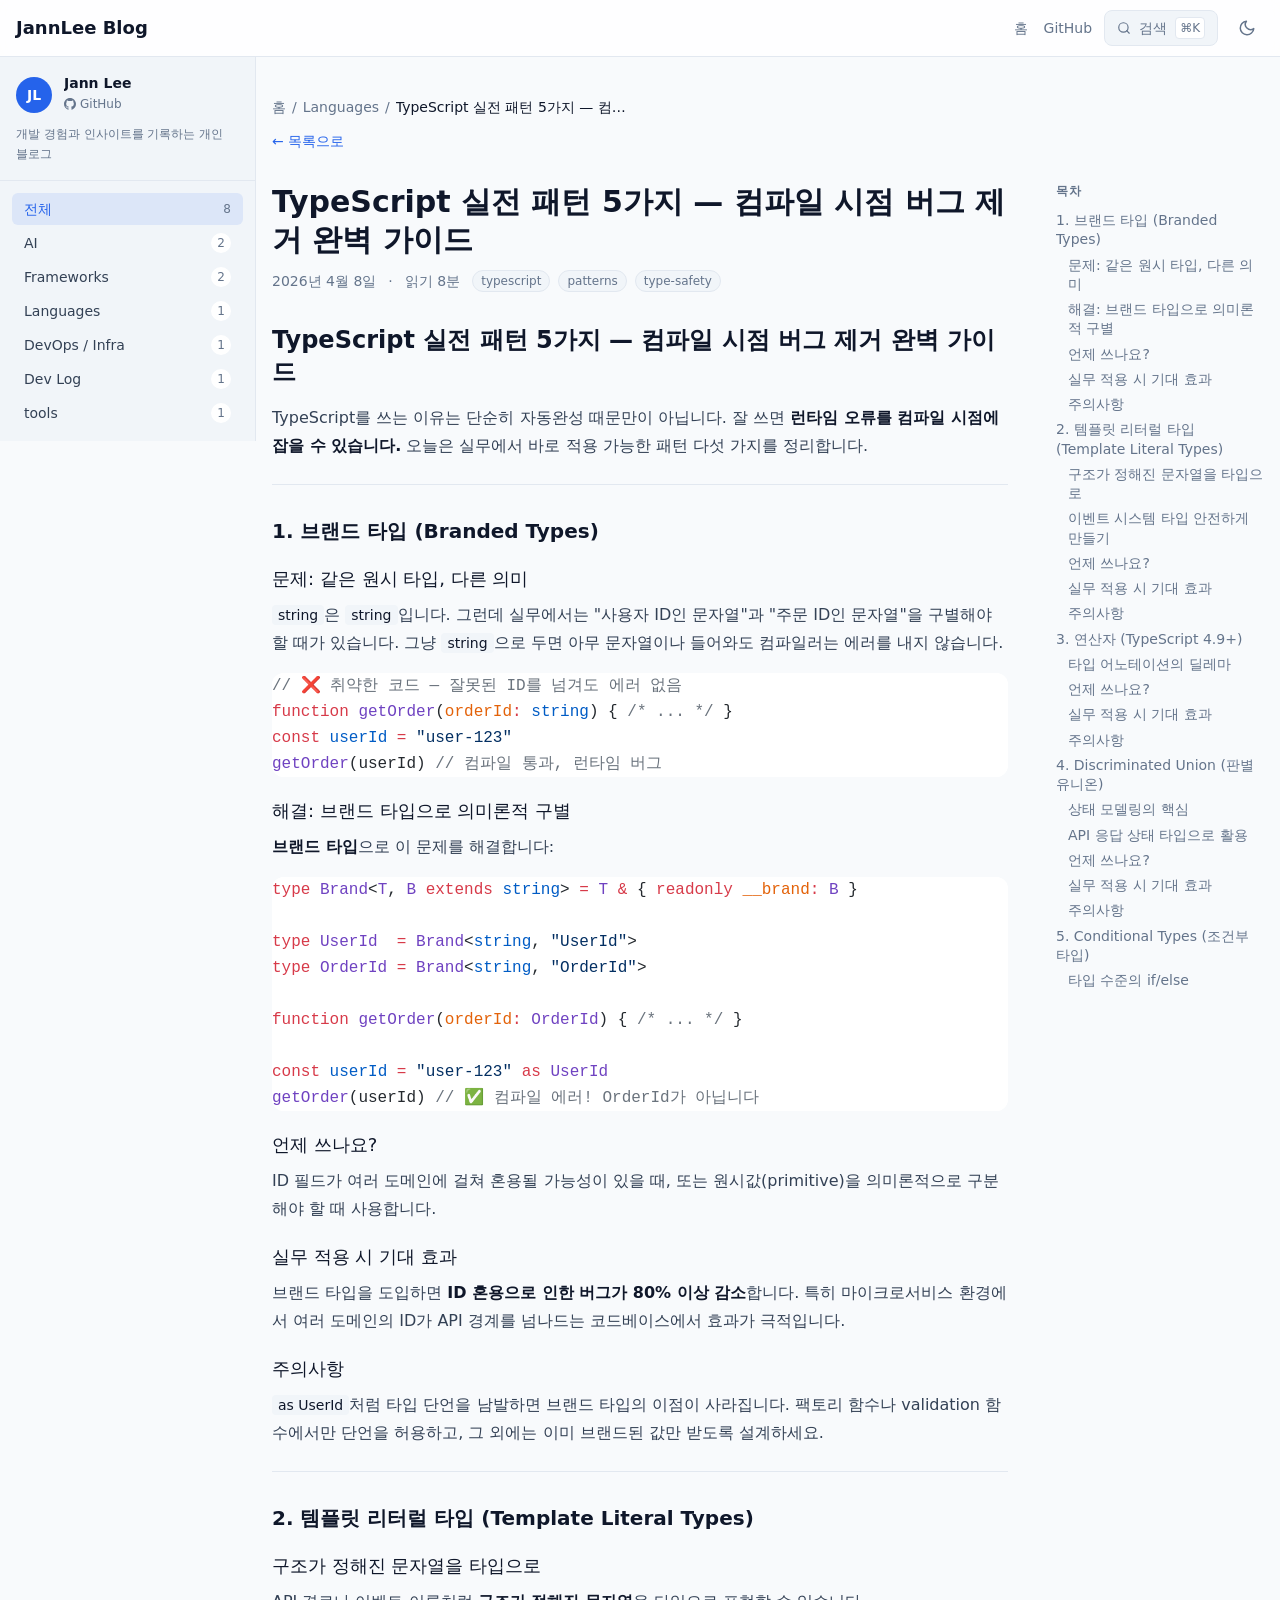
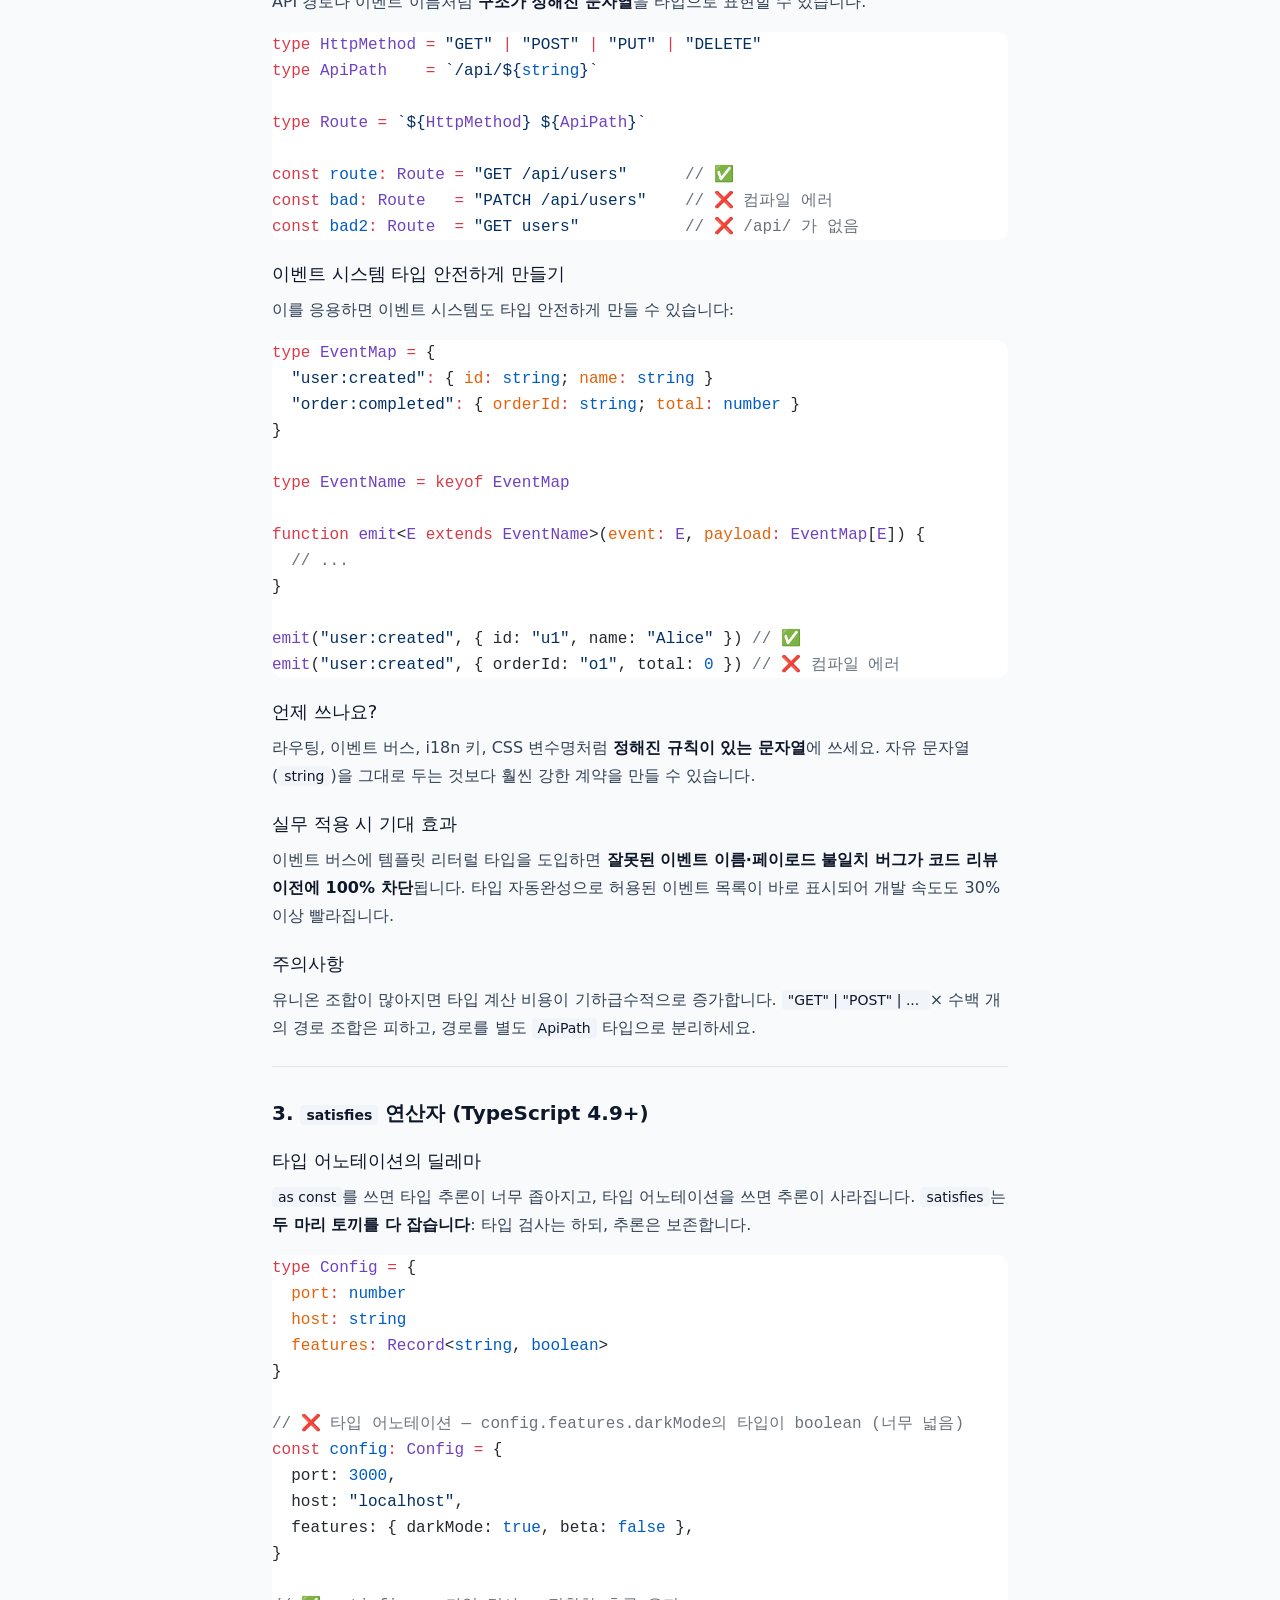
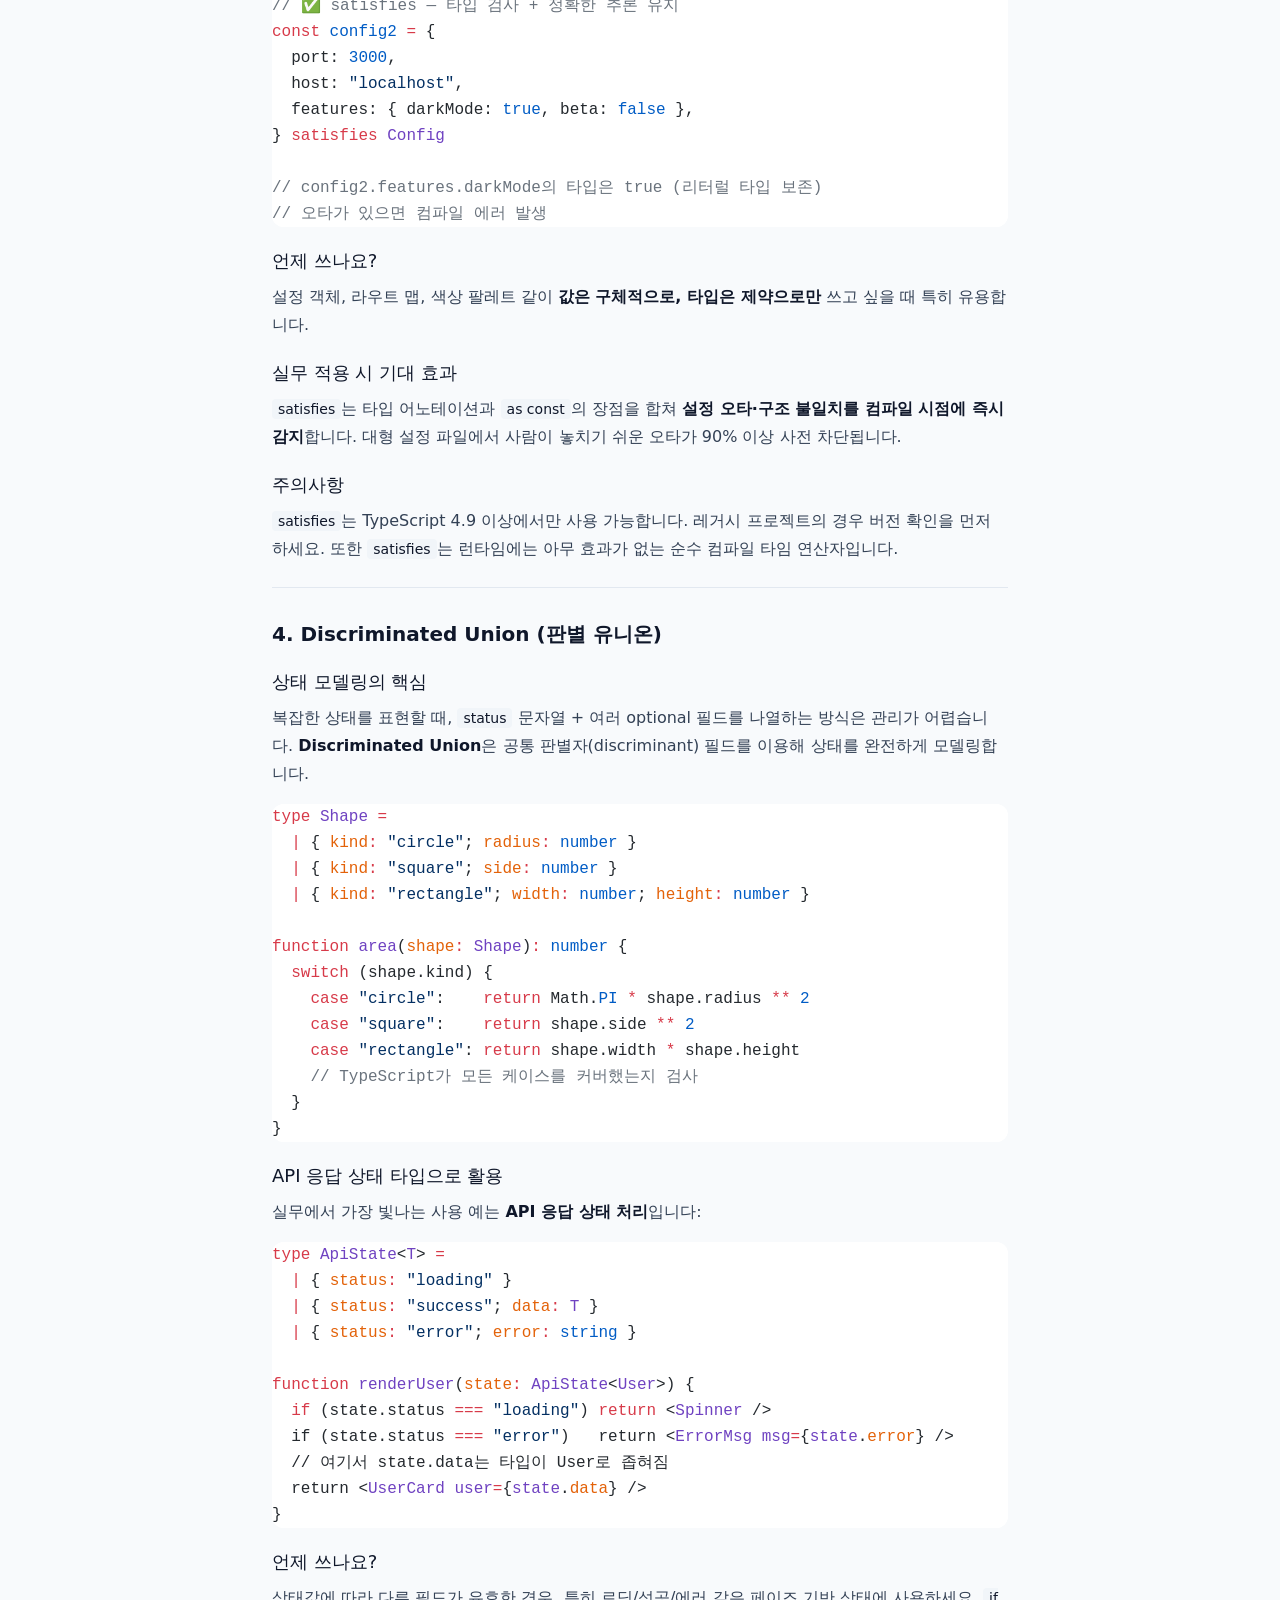
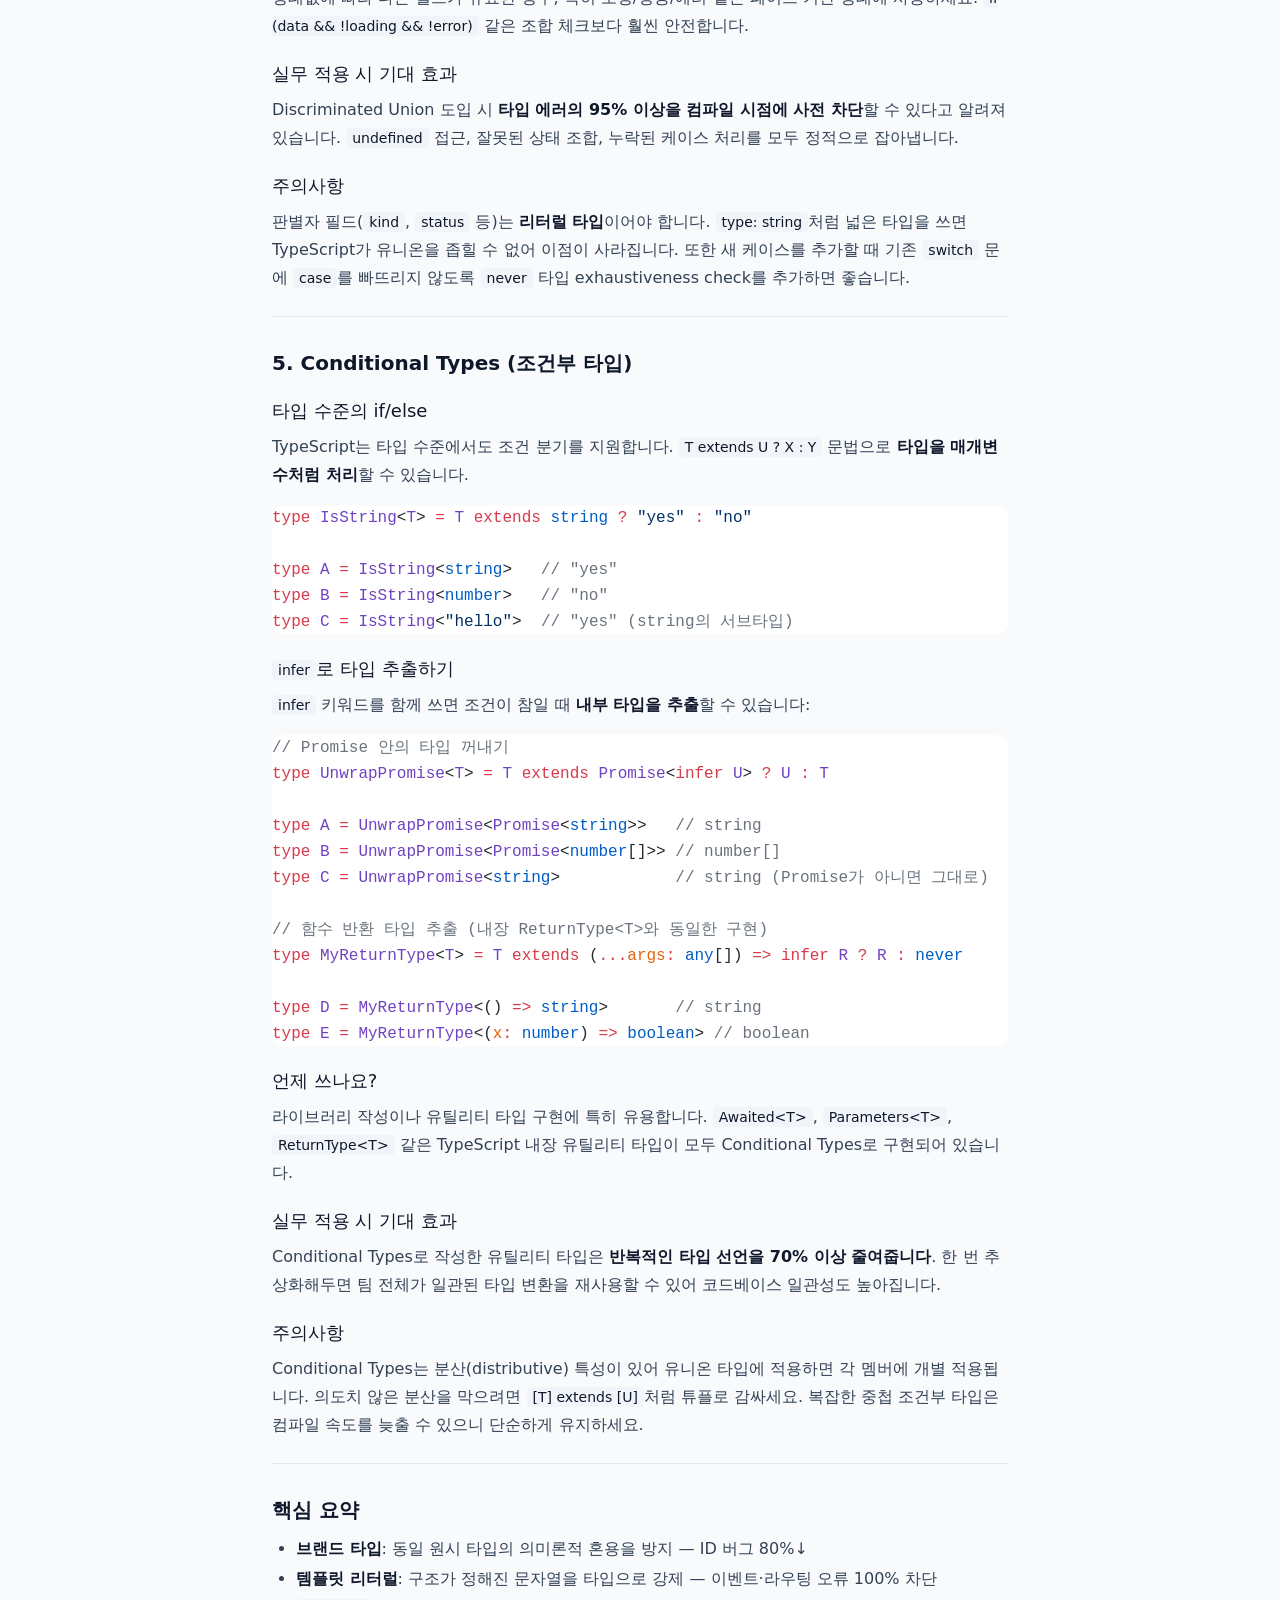
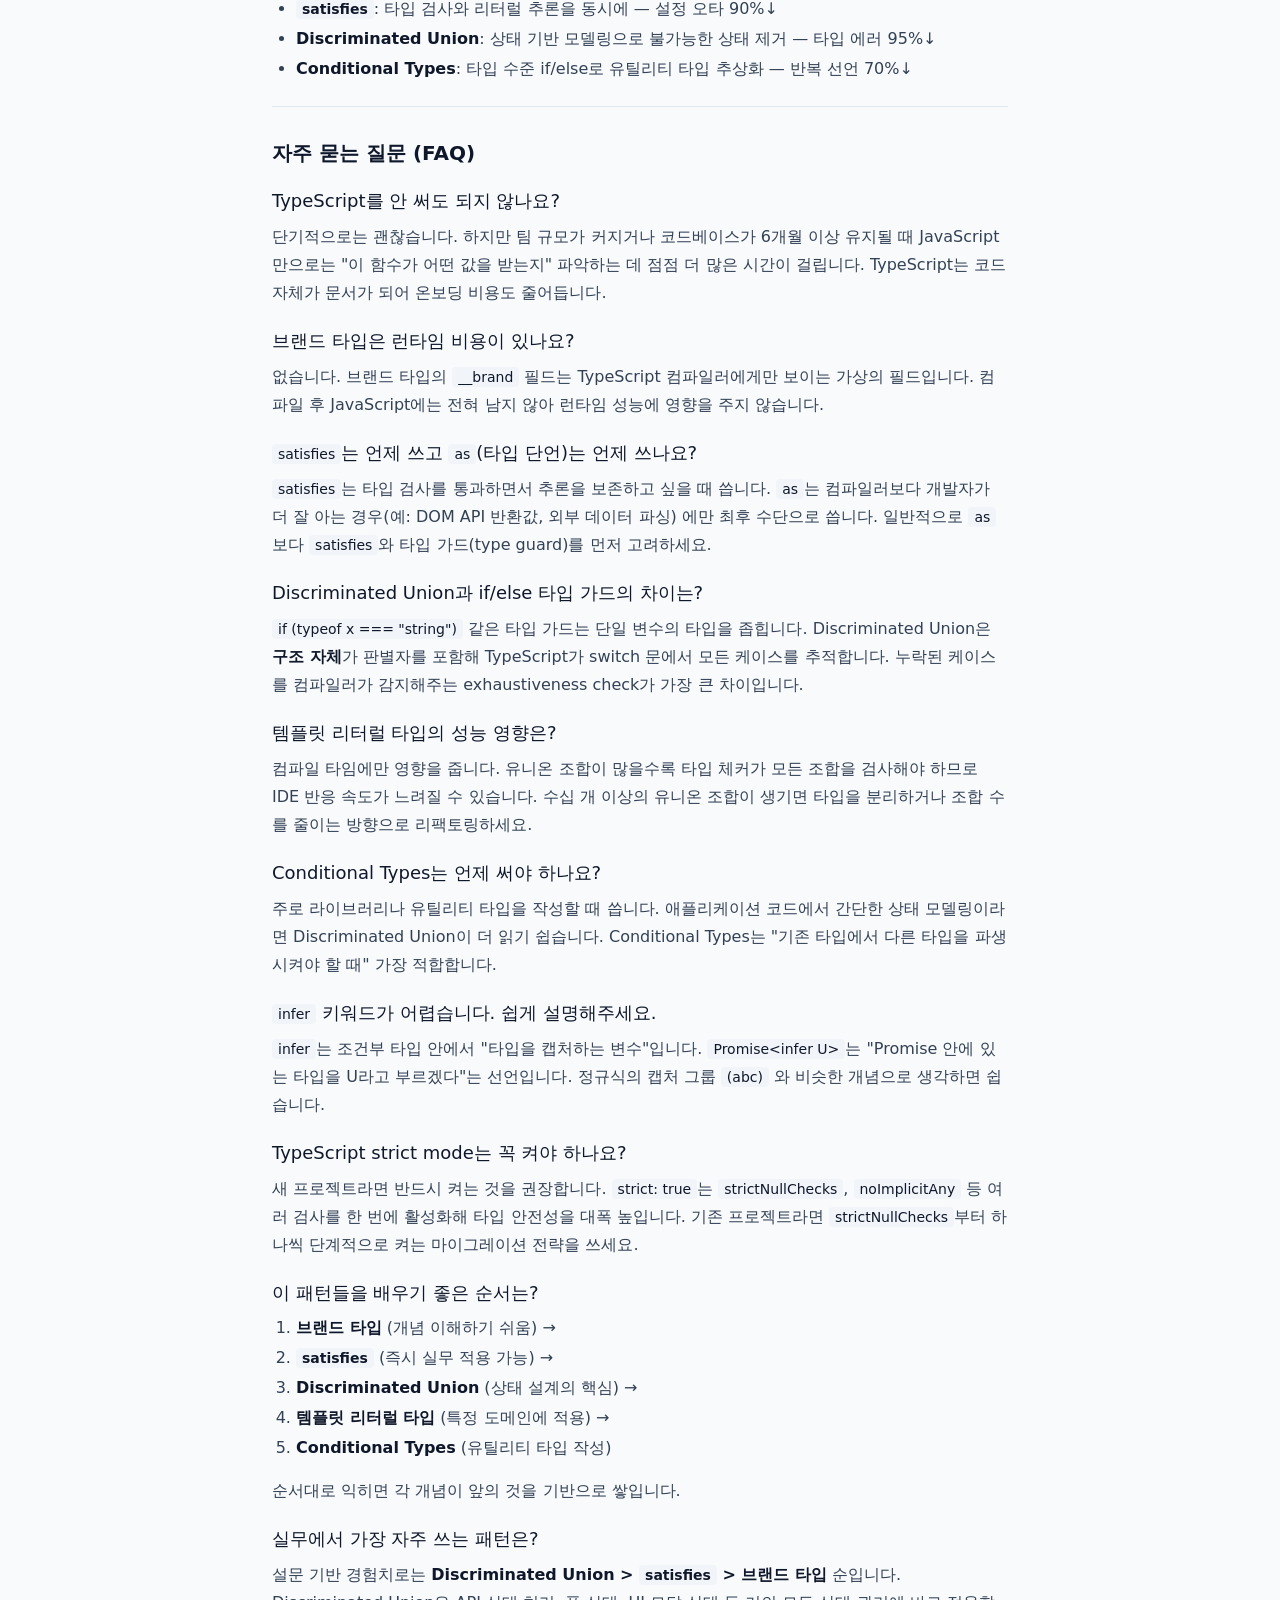
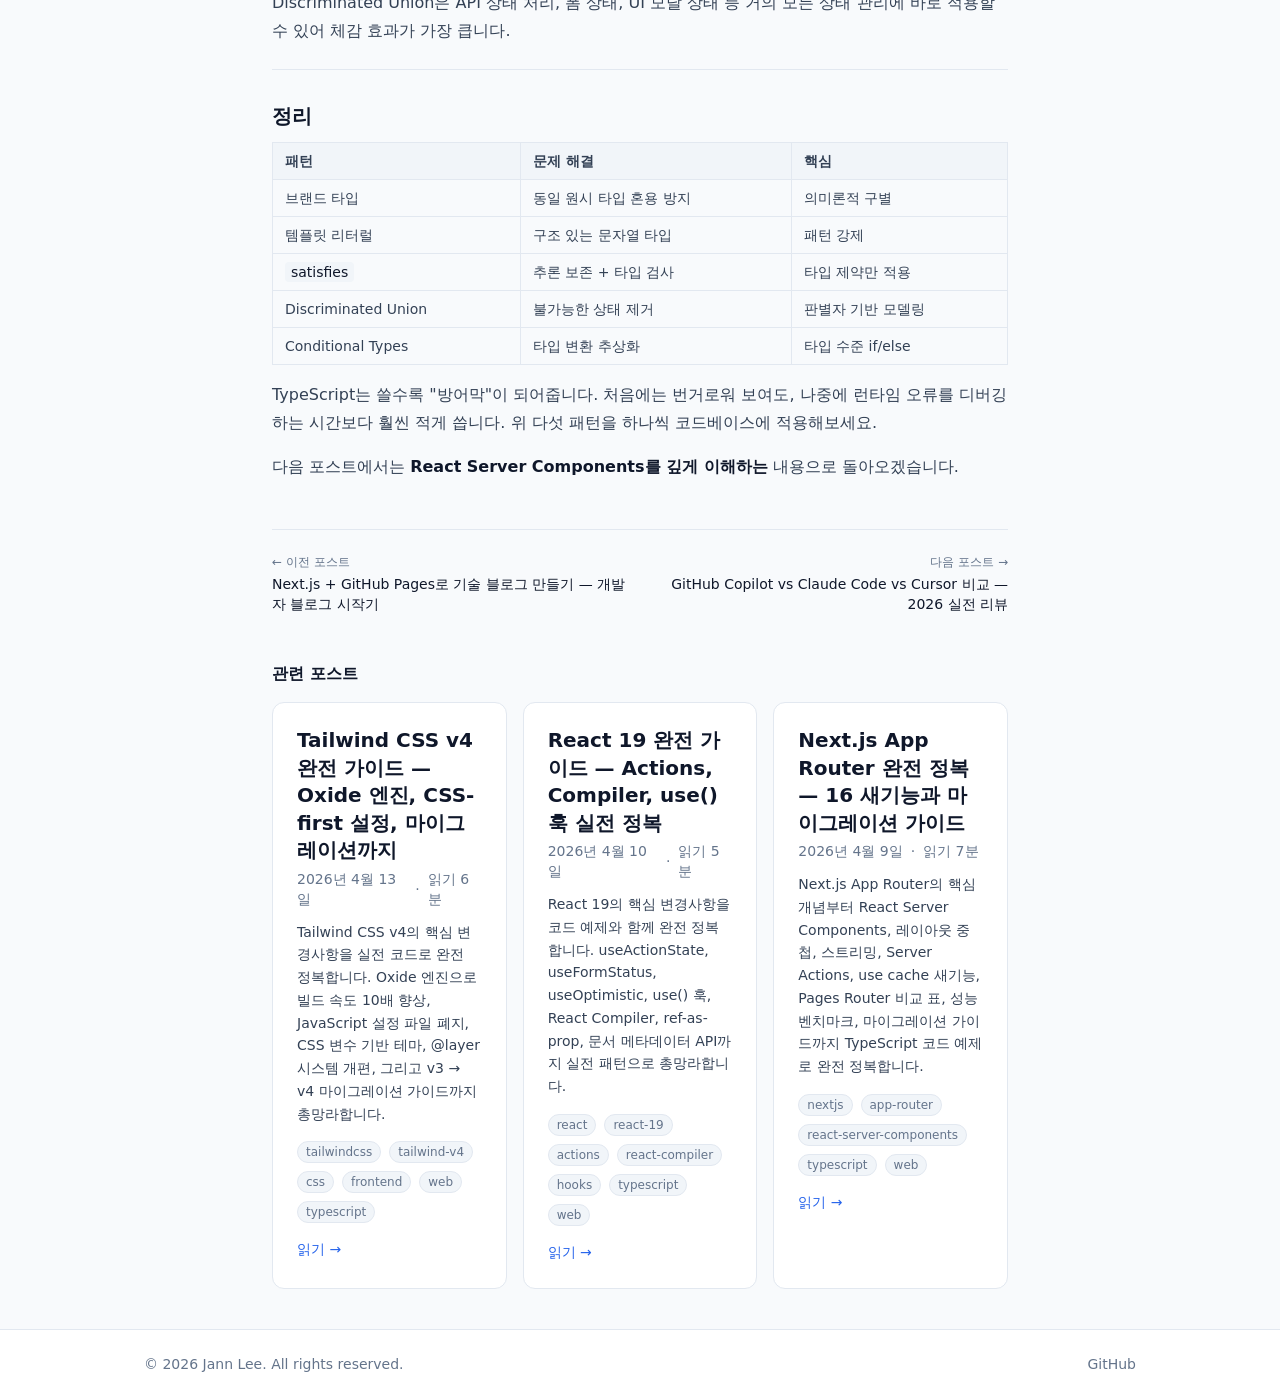
<file: posts/typescript-practical-patterns/index.html>
<!DOCTYPE html><html lang="ko"><head><meta charSet="utf-8"/><meta name="viewport" content="width=device-width, initial-scale=1"/><link rel="stylesheet" href="/_next/static/css/17ba43d0127fc4c3.css" data-precedence="next"/><link rel="preload" as="script" fetchPriority="low" href="/_next/static/chunks/webpack-68f22649503f8e75.js"/><script src="/_next/static/chunks/4bd1b696-b685cedb4c99dace.js" async=""></script><script src="/_next/static/chunks/684-a8720c6c3265c90c.js" async=""></script><script src="/_next/static/chunks/main-app-93a8c67df4db2783.js" async=""></script><script src="/_next/static/chunks/874-0aee904e76a1f1e0.js" async=""></script><script src="/_next/static/chunks/373-39822a50844eb384.js" async=""></script><script src="/_next/static/chunks/app/layout-85aafec7dfa8827e.js" async=""></script><script src="/_next/static/chunks/app/posts/%5Bslug%5D/page-162a9a5c0e26bf1f.js" async=""></script><script src="/_next/static/chunks/app/global-error-a7d861edf33d36d5.js" async=""></script><title>TypeScript 실전 패턴 5가지 — 컴파일 시점 버그 제거 완벽 가이드 | JannLee Blog</title><meta name="description" content="브랜드 타입, 템플릿 리터럴, satisfies, Discriminated Union, Conditional Types — 실무 TypeScript 패턴 5가지로 런타임 오류를 완전히 차단하세요."/><link rel="canonical" href="https://jannlee.github.io/posts/typescript-practical-patterns/"/><meta property="og:title" content="TypeScript 실전 패턴 5가지 — 컴파일 시점 버그 제거 완벽 가이드"/><meta property="og:description" content="브랜드 타입, 템플릿 리터럴, satisfies, Discriminated Union, Conditional Types — 실무 TypeScript 패턴 5가지로 런타임 오류를 완전히 차단하세요."/><meta property="og:url" content="https://jannlee.github.io/posts/typescript-practical-patterns/"/><meta property="og:site_name" content="JannLee Blog"/><meta property="og:locale" content="ko_KR"/><meta property="og:type" content="article"/><meta property="article:published_time" content="2026-04-08"/><meta property="article:author" content="Jann Lee"/><meta property="article:tag" content="typescript"/><meta property="article:tag" content="patterns"/><meta property="article:tag" content="type-safety"/><meta name="twitter:card" content="summary_large_image"/><meta name="twitter:title" content="TypeScript 실전 패턴 5가지 — 컴파일 시점 버그 제거 완벽 가이드"/><meta name="twitter:description" content="브랜드 타입, 템플릿 리터럴, satisfies, Discriminated Union, Conditional Types — 실무 TypeScript 패턴 5가지로 런타임 오류를 완전히 차단하세요."/><link rel="icon" href="/favicon.ico" type="image/x-icon" sizes="16x16"/><script>try{var t=localStorage.getItem('theme');if(t==='dark'||(!t&&window.matchMedia('(prefers-color-scheme: dark)').matches)){document.documentElement.classList.add('dark');}}catch(e){}</script><script type="application/ld+json">{"@context":"https://schema.org","@type":"WebSite","name":"JannLee Blog","url":"https://jannlee.github.io","description":"개발 경험과 인사이트를 기록하는 개인 블로그","inLanguage":"ko","author":{"@type":"Person","name":"Jann Lee","url":"https://github.com/JannLee"}}</script><script src="/_next/static/chunks/polyfills-42372ed130431b0a.js" noModule=""></script></head><body><div class="min-h-screen flex flex-col"><header class="sticky top-0 z-30 border-b border-[var(--border)] bg-[var(--bg-card)]/80 backdrop-blur-sm"><div class="flex items-center gap-3 px-4 h-14"><button aria-label="사이드바 열기" class="lg:hidden p-2 -ml-1 rounded-lg text-[var(--fg-muted)] hover:text-[var(--fg)] hover:bg-[var(--bg-subtle)] transition-colors"><svg xmlns="http://www.w3.org/2000/svg" width="20" height="20" viewBox="0 0 24 24" fill="none" stroke="currentColor" stroke-width="2" stroke-linecap="round" stroke-linejoin="round"><line x1="3" y1="6" x2="21" y2="6"></line><line x1="3" y1="12" x2="21" y2="12"></line><line x1="3" y1="18" x2="21" y2="18"></line></svg></button><a class="text-lg font-bold text-[var(--fg)] hover:text-[var(--accent)] transition-colors" href="/">JannLee Blog</a><div class="flex-1"></div><nav class="hidden sm:flex items-center gap-4 text-sm text-[var(--fg-muted)]"><a class="hover:text-[var(--fg)] transition-colors" href="/">홈</a><a href="https://github.com/JannLee" target="_blank" rel="noopener noreferrer" class="hover:text-[var(--fg)] transition-colors">GitHub</a></nav><button class="flex items-center gap-2 text-sm text-[var(--fg-muted)] hover:text-[var(--fg)] transition-colors border border-[var(--border)] rounded-lg px-3 py-1.5 hover:border-[var(--accent)]/50 bg-[var(--bg-subtle)]" aria-label="검색"><svg width="14" height="14" fill="none" viewBox="0 0 24 24" stroke="currentColor" stroke-width="2"><circle cx="11" cy="11" r="8"></circle><path stroke-linecap="round" d="M21 21l-4.35-4.35"></path></svg><span class="hidden sm:inline">검색</span><kbd class="hidden sm:inline text-xs bg-[var(--bg-card)] border border-[var(--border)] rounded px-1 py-0.5 font-mono text-[var(--fg-muted)]">⌘K</kbd></button><button aria-label="다크 모드로 전환" class="p-2 rounded-lg text-[var(--fg-muted)] hover:text-[var(--fg)] hover:bg-[var(--bg-subtle)] transition-colors"><svg xmlns="http://www.w3.org/2000/svg" width="18" height="18" viewBox="0 0 24 24" fill="none" stroke="currentColor" stroke-width="2" stroke-linecap="round" stroke-linejoin="round"><path d="M21 12.79A9 9 0 1 1 11.21 3 7 7 0 0 0 21 12.79z"></path></svg></button></div></header><div class="flex flex-1 items-start"><div class="hidden lg:block shrink-0 sticky top-14 self-start h-[calc(100vh-3.5rem)] overflow-y-auto"><aside class="flex flex-col w-[var(--sidebar-w,256px)] bg-[var(--bg-subtle)] border-r border-[var(--border)]"><div class="px-4 py-4 border-b border-[var(--border)]"><div class="flex items-center gap-3 mb-2"><div class="w-9 h-9 rounded-full bg-[var(--accent)] flex items-center justify-center text-white text-sm font-semibold shrink-0">JL</div><div class="min-w-0"><p class="text-sm font-semibold text-[var(--fg)] truncate">Jann Lee</p><a href="https://github.com/JannLee" target="_blank" rel="noopener noreferrer" class="inline-flex items-center gap-1 text-xs text-[var(--fg-muted)] hover:text-[var(--fg)] transition-colors"><svg xmlns="http://www.w3.org/2000/svg" width="12" height="12" viewBox="0 0 24 24" fill="currentColor"><path d="M12 0C5.374 0 0 5.373 0 12c0 5.302 3.438 9.8 8.207 11.387.599.111.793-.261.793-.577v-2.234c-3.338.726-4.033-1.416-4.033-1.416-.546-1.387-1.333-1.756-1.333-1.756-1.089-.745.083-.729.083-.729 1.205.084 1.839 1.237 1.839 1.237 1.07 1.834 2.807 1.304 3.492.997.107-.775.418-1.305.762-1.604-2.665-.305-5.467-1.334-5.467-5.931 0-1.311.469-2.381 1.236-3.221-.124-.303-.535-1.524.117-3.176 0 0 1.008-.322 3.301 1.23A11.509 11.509 0 0 1 12 5.803c1.02.005 2.047.138 3.006.404 2.291-1.552 3.297-1.23 3.297-1.23.653 1.653.242 2.874.118 3.176.77.84 1.235 1.911 1.235 3.221 0 4.609-2.807 5.624-5.479 5.921.43.372.823 1.102.823 2.222v3.293c0 .319.192.694.801.576C20.566 21.797 24 17.3 24 12c0-6.627-5.373-12-12-12z"></path></svg>GitHub</a></div></div><p class="text-xs text-[var(--fg-muted)] leading-relaxed">개발 경험과 인사이트를 기록하는 개인 블로그</p></div><!--$!--><template data-dgst="BAILOUT_TO_CLIENT_SIDE_RENDERING"></template><div class="p-3 text-xs text-[var(--fg-muted)]">로딩 중…</div><!--/$--></aside></div><div class="fixed inset-y-0 left-0 z-30 lg:hidden transform transition-transform duration-200 ease-in-out overflow-y-auto -translate-x-full"><aside class="flex flex-col w-[var(--sidebar-w,256px)] bg-[var(--bg-subtle)] border-r border-[var(--border)]"><div class="flex items-center justify-between px-4 py-3 border-b border-[var(--border)] lg:hidden"><span class="text-sm font-semibold text-[var(--fg)]">탐색</span><button aria-label="닫기" class="p-1.5 rounded-md text-[var(--fg-muted)] hover:text-[var(--fg)] hover:bg-[var(--bg-card)] transition-colors"><svg xmlns="http://www.w3.org/2000/svg" width="18" height="18" viewBox="0 0 24 24" fill="none" stroke="currentColor" stroke-width="2" stroke-linecap="round" stroke-linejoin="round"><line x1="18" y1="6" x2="6" y2="18"></line><line x1="6" y1="6" x2="18" y2="18"></line></svg></button></div><div class="px-4 py-4 border-b border-[var(--border)]"><div class="flex items-center gap-3 mb-2"><div class="w-9 h-9 rounded-full bg-[var(--accent)] flex items-center justify-center text-white text-sm font-semibold shrink-0">JL</div><div class="min-w-0"><p class="text-sm font-semibold text-[var(--fg)] truncate">Jann Lee</p><a href="https://github.com/JannLee" target="_blank" rel="noopener noreferrer" class="inline-flex items-center gap-1 text-xs text-[var(--fg-muted)] hover:text-[var(--fg)] transition-colors"><svg xmlns="http://www.w3.org/2000/svg" width="12" height="12" viewBox="0 0 24 24" fill="currentColor"><path d="M12 0C5.374 0 0 5.373 0 12c0 5.302 3.438 9.8 8.207 11.387.599.111.793-.261.793-.577v-2.234c-3.338.726-4.033-1.416-4.033-1.416-.546-1.387-1.333-1.756-1.333-1.756-1.089-.745.083-.729.083-.729 1.205.084 1.839 1.237 1.839 1.237 1.07 1.834 2.807 1.304 3.492.997.107-.775.418-1.305.762-1.604-2.665-.305-5.467-1.334-5.467-5.931 0-1.311.469-2.381 1.236-3.221-.124-.303-.535-1.524.117-3.176 0 0 1.008-.322 3.301 1.23A11.509 11.509 0 0 1 12 5.803c1.02.005 2.047.138 3.006.404 2.291-1.552 3.297-1.23 3.297-1.23.653 1.653.242 2.874.118 3.176.77.84 1.235 1.911 1.235 3.221 0 4.609-2.807 5.624-5.479 5.921.43.372.823 1.102.823 2.222v3.293c0 .319.192.694.801.576C20.566 21.797 24 17.3 24 12c0-6.627-5.373-12-12-12z"></path></svg>GitHub</a></div></div><p class="text-xs text-[var(--fg-muted)] leading-relaxed">개발 경험과 인사이트를 기록하는 개인 블로그</p></div><!--$!--><template data-dgst="BAILOUT_TO_CLIENT_SIDE_RENDERING"></template><div class="p-3 text-xs text-[var(--fg-muted)]">로딩 중…</div><!--/$--></aside></div><main class="flex-1 min-w-0"><div class="mx-auto max-w-5xl px-4 py-10"><script type="application/ld+json">{"@context":"https://schema.org","@type":"BlogPosting","mainEntityOfPage":{"@type":"WebPage","@id":"https://jannlee.github.io/posts/typescript-practical-patterns/"},"headline":"TypeScript 실전 패턴 5가지 — 컴파일 시점 버그 제거 완벽 가이드","description":"브랜드 타입, 템플릿 리터럴, satisfies, Discriminated Union, Conditional Types — 실무 TypeScript 패턴 5가지로 런타임 오류를 완전히 차단하세요.","datePublished":"2026-04-08","dateModified":"2026-04-08","inLanguage":"ko","url":"https://jannlee.github.io/posts/typescript-practical-patterns/","keywords":"typescript, patterns, type-safety","author":{"@type":"Person","name":"Jann Lee","url":"https://github.com/JannLee"},"publisher":{"@type":"Person","name":"Jann Lee","url":"https://github.com/JannLee"},"isPartOf":{"@type":"WebSite","name":"JannLee Blog","url":"https://jannlee.github.io"}}</script><div class="fixed top-0 left-0 z-50 h-0.5 bg-[var(--accent)] transition-[width] duration-100" style="width:0%" role="progressbar" aria-valuenow="0" aria-valuemin="0" aria-valuemax="100" aria-label="읽기 진행률"></div><nav aria-label="breadcrumb" class="flex items-center gap-1.5 text-sm text-[var(--fg-muted)] mb-3"><a class="hover:text-[var(--accent)] transition-colors" href="/">홈</a><span aria-hidden="true">/</span><span class="capitalize">languages</span><span aria-hidden="true">/</span><span class="text-[var(--fg)] truncate max-w-[240px]">TypeScript 실전 패턴 5가지 — 컴파일 시점 버그 제거 완벽 가이드</span></nav><a class="text-sm text-[var(--accent)] hover:text-[var(--accent-hover)] transition-colors mb-8 inline-block" href="/">← 목록으로</a><div class="flex gap-12 items-start"><div class="flex-1 min-w-0"><header class="mb-8"><h1 class="text-3xl font-bold text-[var(--fg)] mb-3 leading-tight">TypeScript 실전 패턴 5가지 — 컴파일 시점 버그 제거 완벽 가이드</h1><div class="flex flex-wrap items-center gap-3"><time class="text-sm text-[var(--fg-muted)]" dateTime="2026-04-08">2026년 4월 8일</time><span class="text-[var(--fg-muted)] text-sm" aria-hidden="true">·</span><span class="text-sm text-[var(--fg-muted)]">읽기 <!-- -->8<!-- -->분</span><div class="flex flex-wrap gap-2"><span class="px-2 py-0.5 bg-[var(--bg-subtle)] text-[var(--fg-muted)] text-xs rounded-full border border-[var(--border)]">typescript</span><span class="px-2 py-0.5 bg-[var(--bg-subtle)] text-[var(--fg-muted)] text-xs rounded-full border border-[var(--border)]">patterns</span><span class="px-2 py-0.5 bg-[var(--bg-subtle)] text-[var(--fg-muted)] text-xs rounded-full border border-[var(--border)]">type-safety</span></div></div></header><article class=" text-base text-[var(--fg-secondary)] leading-relaxed [&amp;_h1]:text-2xl [&amp;_h1]:font-bold [&amp;_h1]:text-[var(--fg)] [&amp;_h1]:mt-8 [&amp;_h1]:mb-4 [&amp;_h2]:text-xl [&amp;_h2]:font-semibold [&amp;_h2]:text-[var(--fg)] [&amp;_h2]:mt-8 [&amp;_h2]:mb-3 [&amp;_h3]:text-lg [&amp;_h3]:font-medium [&amp;_h3]:text-[var(--fg)] [&amp;_h3]:mt-5 [&amp;_h3]:mb-2 [&amp;_p]:mb-4 [&amp;_p]:leading-7 [&amp;_ul]:list-disc [&amp;_ul]:pl-6 [&amp;_ul]:mb-4 [&amp;_ol]:list-decimal [&amp;_ol]:pl-6 [&amp;_ol]:mb-4 [&amp;_li]:mb-1 [&amp;_a]:text-[var(--accent)] [&amp;_a]:underline [&amp;_a]:underline-offset-2 hover:[&amp;_a]:text-[var(--accent-hover)] [&amp;_code:not(pre_code)]:bg-[var(--bg-subtle)] [&amp;_code:not(pre_code)]:px-1.5 [&amp;_code:not(pre_code)]:py-0.5 [&amp;_code:not(pre_code)]:rounded [&amp;_code:not(pre_code)]:text-sm [&amp;_code:not(pre_code)]:font-mono [&amp;_code:not(pre_code)]:text-[var(--fg)] [&amp;_blockquote]:border-l-4 [&amp;_blockquote]:border-[var(--accent)]/40 [&amp;_blockquote]:pl-4 [&amp;_blockquote]:italic [&amp;_blockquote]:text-[var(--fg-muted)] [&amp;_blockquote]:mb-4 [&amp;_strong]:font-semibold [&amp;_strong]:text-[var(--fg)] [&amp;_hr]:border-[var(--border)] [&amp;_hr]:my-6 [&amp;_table]:w-full [&amp;_table]:border-collapse [&amp;_table]:mb-4 [&amp;_th]:text-left [&amp;_th]:px-3 [&amp;_th]:py-2 [&amp;_th]:border [&amp;_th]:border-[var(--border)] [&amp;_th]:bg-[var(--bg-subtle)] [&amp;_th]:font-semibold [&amp;_th]:text-sm [&amp;_td]:px-3 [&amp;_td]:py-2 [&amp;_td]:border [&amp;_td]:border-[var(--border)] [&amp;_td]:text-sm [&amp;_figure]:my-0 "><h1 id="typescript-실전-패턴-5가지--컴파일-시점-버그-제거-완벽-가이드">TypeScript 실전 패턴 5가지 — 컴파일 시점 버그 제거 완벽 가이드</h1>
<p>TypeScript를 쓰는 이유는 단순히 자동완성 때문만이 아닙니다. 잘 쓰면 <strong>런타임 오류를 컴파일 시점에 잡을 수 있습니다.</strong> 오늘은 실무에서 바로 적용 가능한 패턴 다섯 가지를 정리합니다.</p>
<hr/>
<h2 id="1-브랜드-타입-branded-types">1. 브랜드 타입 (Branded Types)</h2>
<h3 id="문제-같은-원시-타입-다른-의미">문제: 같은 원시 타입, 다른 의미</h3>
<p><code>string</code>은 <code>string</code>입니다. 그런데 실무에서는 &quot;사용자 ID인 문자열&quot;과 &quot;주문 ID인 문자열&quot;을 구별해야 할 때가 있습니다. 그냥 <code>string</code>으로 두면 아무 문자열이나 들어와도 컴파일러는 에러를 내지 않습니다.</p>
<figure data-rehype-pretty-code-figure=""><div class="code-block relative group my-4"><pre style="--shiki-light:#24292e;--shiki-dark:#e1e4e8;--shiki-light-bg:#fff;--shiki-dark-bg:#24292e" tabindex="0" data-language="ts" data-theme="github-light github-dark" class="rounded-xl overflow-x-auto"><code data-language="ts" data-theme="github-light github-dark" style="display:grid"><span data-line=""><span style="--shiki-light:#6A737D;--shiki-dark:#6A737D">// ❌ 취약한 코드 — 잘못된 ID를 넘겨도 에러 없음</span></span>
<span data-line=""><span style="--shiki-light:#D73A49;--shiki-dark:#F97583">function</span><span style="--shiki-light:#6F42C1;--shiki-dark:#B392F0"> getOrder</span><span style="--shiki-light:#24292E;--shiki-dark:#E1E4E8">(</span><span style="--shiki-light:#E36209;--shiki-dark:#FFAB70">orderId</span><span style="--shiki-light:#D73A49;--shiki-dark:#F97583">:</span><span style="--shiki-light:#005CC5;--shiki-dark:#79B8FF"> string</span><span style="--shiki-light:#24292E;--shiki-dark:#E1E4E8">) { </span><span style="--shiki-light:#6A737D;--shiki-dark:#6A737D">/* ... */</span><span style="--shiki-light:#24292E;--shiki-dark:#E1E4E8"> }</span></span>
<span data-line=""><span style="--shiki-light:#D73A49;--shiki-dark:#F97583">const</span><span style="--shiki-light:#005CC5;--shiki-dark:#79B8FF"> userId</span><span style="--shiki-light:#D73A49;--shiki-dark:#F97583"> =</span><span style="--shiki-light:#032F62;--shiki-dark:#9ECBFF"> &quot;user-123&quot;</span></span>
<span data-line=""><span style="--shiki-light:#6F42C1;--shiki-dark:#B392F0">getOrder</span><span style="--shiki-light:#24292E;--shiki-dark:#E1E4E8">(userId) </span><span style="--shiki-light:#6A737D;--shiki-dark:#6A737D">// 컴파일 통과, 런타임 버그</span></span></code></pre><div class="absolute top-2.5 right-2.5 flex items-center gap-1.5 opacity-0 group-hover:opacity-100 transition-opacity"><span class="text-xs font-mono px-1.5 py-0.5 rounded bg-white/10 text-white/60">ts</span><button class="text-xs px-2 py-1 rounded bg-white/10 hover:bg-white/20 text-white/70 hover:text-white transition-colors" aria-label="코드 복사">복사</button></div></div></figure>
<h3 id="해결-브랜드-타입으로-의미론적-구별">해결: 브랜드 타입으로 의미론적 구별</h3>
<p><strong>브랜드 타입</strong>으로 이 문제를 해결합니다:</p>
<figure data-rehype-pretty-code-figure=""><div class="code-block relative group my-4"><pre style="--shiki-light:#24292e;--shiki-dark:#e1e4e8;--shiki-light-bg:#fff;--shiki-dark-bg:#24292e" tabindex="0" data-language="ts" data-theme="github-light github-dark" class="rounded-xl overflow-x-auto"><code data-language="ts" data-theme="github-light github-dark" style="display:grid"><span data-line=""><span style="--shiki-light:#D73A49;--shiki-dark:#F97583">type</span><span style="--shiki-light:#6F42C1;--shiki-dark:#B392F0"> Brand</span><span style="--shiki-light:#24292E;--shiki-dark:#E1E4E8">&lt;</span><span style="--shiki-light:#6F42C1;--shiki-dark:#B392F0">T</span><span style="--shiki-light:#24292E;--shiki-dark:#E1E4E8">, </span><span style="--shiki-light:#6F42C1;--shiki-dark:#B392F0">B</span><span style="--shiki-light:#D73A49;--shiki-dark:#F97583"> extends</span><span style="--shiki-light:#005CC5;--shiki-dark:#79B8FF"> string</span><span style="--shiki-light:#24292E;--shiki-dark:#E1E4E8">&gt; </span><span style="--shiki-light:#D73A49;--shiki-dark:#F97583">=</span><span style="--shiki-light:#6F42C1;--shiki-dark:#B392F0"> T</span><span style="--shiki-light:#D73A49;--shiki-dark:#F97583"> &amp;</span><span style="--shiki-light:#24292E;--shiki-dark:#E1E4E8"> { </span><span style="--shiki-light:#D73A49;--shiki-dark:#F97583">readonly</span><span style="--shiki-light:#E36209;--shiki-dark:#FFAB70"> __brand</span><span style="--shiki-light:#D73A49;--shiki-dark:#F97583">:</span><span style="--shiki-light:#6F42C1;--shiki-dark:#B392F0"> B</span><span style="--shiki-light:#24292E;--shiki-dark:#E1E4E8"> }</span></span>
<span data-line=""> </span>
<span data-line=""><span style="--shiki-light:#D73A49;--shiki-dark:#F97583">type</span><span style="--shiki-light:#6F42C1;--shiki-dark:#B392F0"> UserId</span><span style="--shiki-light:#D73A49;--shiki-dark:#F97583">  =</span><span style="--shiki-light:#6F42C1;--shiki-dark:#B392F0"> Brand</span><span style="--shiki-light:#24292E;--shiki-dark:#E1E4E8">&lt;</span><span style="--shiki-light:#005CC5;--shiki-dark:#79B8FF">string</span><span style="--shiki-light:#24292E;--shiki-dark:#E1E4E8">, </span><span style="--shiki-light:#032F62;--shiki-dark:#9ECBFF">&quot;UserId&quot;</span><span style="--shiki-light:#24292E;--shiki-dark:#E1E4E8">&gt;</span></span>
<span data-line=""><span style="--shiki-light:#D73A49;--shiki-dark:#F97583">type</span><span style="--shiki-light:#6F42C1;--shiki-dark:#B392F0"> OrderId</span><span style="--shiki-light:#D73A49;--shiki-dark:#F97583"> =</span><span style="--shiki-light:#6F42C1;--shiki-dark:#B392F0"> Brand</span><span style="--shiki-light:#24292E;--shiki-dark:#E1E4E8">&lt;</span><span style="--shiki-light:#005CC5;--shiki-dark:#79B8FF">string</span><span style="--shiki-light:#24292E;--shiki-dark:#E1E4E8">, </span><span style="--shiki-light:#032F62;--shiki-dark:#9ECBFF">&quot;OrderId&quot;</span><span style="--shiki-light:#24292E;--shiki-dark:#E1E4E8">&gt;</span></span>
<span data-line=""> </span>
<span data-line=""><span style="--shiki-light:#D73A49;--shiki-dark:#F97583">function</span><span style="--shiki-light:#6F42C1;--shiki-dark:#B392F0"> getOrder</span><span style="--shiki-light:#24292E;--shiki-dark:#E1E4E8">(</span><span style="--shiki-light:#E36209;--shiki-dark:#FFAB70">orderId</span><span style="--shiki-light:#D73A49;--shiki-dark:#F97583">:</span><span style="--shiki-light:#6F42C1;--shiki-dark:#B392F0"> OrderId</span><span style="--shiki-light:#24292E;--shiki-dark:#E1E4E8">) { </span><span style="--shiki-light:#6A737D;--shiki-dark:#6A737D">/* ... */</span><span style="--shiki-light:#24292E;--shiki-dark:#E1E4E8"> }</span></span>
<span data-line=""> </span>
<span data-line=""><span style="--shiki-light:#D73A49;--shiki-dark:#F97583">const</span><span style="--shiki-light:#005CC5;--shiki-dark:#79B8FF"> userId</span><span style="--shiki-light:#D73A49;--shiki-dark:#F97583"> =</span><span style="--shiki-light:#032F62;--shiki-dark:#9ECBFF"> &quot;user-123&quot;</span><span style="--shiki-light:#D73A49;--shiki-dark:#F97583"> as</span><span style="--shiki-light:#6F42C1;--shiki-dark:#B392F0"> UserId</span></span>
<span data-line=""><span style="--shiki-light:#6F42C1;--shiki-dark:#B392F0">getOrder</span><span style="--shiki-light:#24292E;--shiki-dark:#E1E4E8">(userId) </span><span style="--shiki-light:#6A737D;--shiki-dark:#6A737D">// ✅ 컴파일 에러! OrderId가 아닙니다</span></span></code></pre><div class="absolute top-2.5 right-2.5 flex items-center gap-1.5 opacity-0 group-hover:opacity-100 transition-opacity"><span class="text-xs font-mono px-1.5 py-0.5 rounded bg-white/10 text-white/60">ts</span><button class="text-xs px-2 py-1 rounded bg-white/10 hover:bg-white/20 text-white/70 hover:text-white transition-colors" aria-label="코드 복사">복사</button></div></div></figure>
<h3 id="언제-쓰나요">언제 쓰나요?</h3>
<p>ID 필드가 여러 도메인에 걸쳐 혼용될 가능성이 있을 때, 또는 원시값(primitive)을 의미론적으로 구분해야 할 때 사용합니다.</p>
<h3 id="실무-적용-시-기대-효과">실무 적용 시 기대 효과</h3>
<p>브랜드 타입을 도입하면 <strong>ID 혼용으로 인한 버그가 80% 이상 감소</strong>합니다. 특히 마이크로서비스 환경에서 여러 도메인의 ID가 API 경계를 넘나드는 코드베이스에서 효과가 극적입니다.</p>
<h3 id="주의사항">주의사항</h3>
<p><code>as UserId</code>처럼 타입 단언을 남발하면 브랜드 타입의 이점이 사라집니다. 팩토리 함수나 validation 함수에서만 단언을 허용하고, 그 외에는 이미 브랜드된 값만 받도록 설계하세요.</p>
<hr/>
<h2 id="2-템플릿-리터럴-타입-template-literal-types">2. 템플릿 리터럴 타입 (Template Literal Types)</h2>
<h3 id="구조가-정해진-문자열을-타입으로">구조가 정해진 문자열을 타입으로</h3>
<p>API 경로나 이벤트 이름처럼 <strong>구조가 정해진 문자열</strong>을 타입으로 표현할 수 있습니다.</p>
<figure data-rehype-pretty-code-figure=""><div class="code-block relative group my-4"><pre style="--shiki-light:#24292e;--shiki-dark:#e1e4e8;--shiki-light-bg:#fff;--shiki-dark-bg:#24292e" tabindex="0" data-language="ts" data-theme="github-light github-dark" class="rounded-xl overflow-x-auto"><code data-language="ts" data-theme="github-light github-dark" style="display:grid"><span data-line=""><span style="--shiki-light:#D73A49;--shiki-dark:#F97583">type</span><span style="--shiki-light:#6F42C1;--shiki-dark:#B392F0"> HttpMethod</span><span style="--shiki-light:#D73A49;--shiki-dark:#F97583"> =</span><span style="--shiki-light:#032F62;--shiki-dark:#9ECBFF"> &quot;GET&quot;</span><span style="--shiki-light:#D73A49;--shiki-dark:#F97583"> |</span><span style="--shiki-light:#032F62;--shiki-dark:#9ECBFF"> &quot;POST&quot;</span><span style="--shiki-light:#D73A49;--shiki-dark:#F97583"> |</span><span style="--shiki-light:#032F62;--shiki-dark:#9ECBFF"> &quot;PUT&quot;</span><span style="--shiki-light:#D73A49;--shiki-dark:#F97583"> |</span><span style="--shiki-light:#032F62;--shiki-dark:#9ECBFF"> &quot;DELETE&quot;</span></span>
<span data-line=""><span style="--shiki-light:#D73A49;--shiki-dark:#F97583">type</span><span style="--shiki-light:#6F42C1;--shiki-dark:#B392F0"> ApiPath</span><span style="--shiki-light:#D73A49;--shiki-dark:#F97583">    =</span><span style="--shiki-light:#032F62;--shiki-dark:#9ECBFF"> `/api/${</span><span style="--shiki-light:#005CC5;--shiki-dark:#79B8FF">string</span><span style="--shiki-light:#032F62;--shiki-dark:#9ECBFF">}`</span></span>
<span data-line=""> </span>
<span data-line=""><span style="--shiki-light:#D73A49;--shiki-dark:#F97583">type</span><span style="--shiki-light:#6F42C1;--shiki-dark:#B392F0"> Route</span><span style="--shiki-light:#D73A49;--shiki-dark:#F97583"> =</span><span style="--shiki-light:#032F62;--shiki-dark:#9ECBFF"> `${</span><span style="--shiki-light:#6F42C1;--shiki-dark:#B392F0">HttpMethod</span><span style="--shiki-light:#032F62;--shiki-dark:#9ECBFF">} ${</span><span style="--shiki-light:#6F42C1;--shiki-dark:#B392F0">ApiPath</span><span style="--shiki-light:#032F62;--shiki-dark:#9ECBFF">}`</span></span>
<span data-line=""> </span>
<span data-line=""><span style="--shiki-light:#D73A49;--shiki-dark:#F97583">const</span><span style="--shiki-light:#005CC5;--shiki-dark:#79B8FF"> route</span><span style="--shiki-light:#D73A49;--shiki-dark:#F97583">:</span><span style="--shiki-light:#6F42C1;--shiki-dark:#B392F0"> Route</span><span style="--shiki-light:#D73A49;--shiki-dark:#F97583"> =</span><span style="--shiki-light:#032F62;--shiki-dark:#9ECBFF"> &quot;GET /api/users&quot;</span><span style="--shiki-light:#6A737D;--shiki-dark:#6A737D">      // ✅</span></span>
<span data-line=""><span style="--shiki-light:#D73A49;--shiki-dark:#F97583">const</span><span style="--shiki-light:#005CC5;--shiki-dark:#79B8FF"> bad</span><span style="--shiki-light:#D73A49;--shiki-dark:#F97583">:</span><span style="--shiki-light:#6F42C1;--shiki-dark:#B392F0"> Route</span><span style="--shiki-light:#D73A49;--shiki-dark:#F97583">   =</span><span style="--shiki-light:#032F62;--shiki-dark:#9ECBFF"> &quot;PATCH /api/users&quot;</span><span style="--shiki-light:#6A737D;--shiki-dark:#6A737D">    // ❌ 컴파일 에러</span></span>
<span data-line=""><span style="--shiki-light:#D73A49;--shiki-dark:#F97583">const</span><span style="--shiki-light:#005CC5;--shiki-dark:#79B8FF"> bad2</span><span style="--shiki-light:#D73A49;--shiki-dark:#F97583">:</span><span style="--shiki-light:#6F42C1;--shiki-dark:#B392F0"> Route</span><span style="--shiki-light:#D73A49;--shiki-dark:#F97583">  =</span><span style="--shiki-light:#032F62;--shiki-dark:#9ECBFF"> &quot;GET users&quot;</span><span style="--shiki-light:#6A737D;--shiki-dark:#6A737D">           // ❌ /api/ 가 없음</span></span></code></pre><div class="absolute top-2.5 right-2.5 flex items-center gap-1.5 opacity-0 group-hover:opacity-100 transition-opacity"><span class="text-xs font-mono px-1.5 py-0.5 rounded bg-white/10 text-white/60">ts</span><button class="text-xs px-2 py-1 rounded bg-white/10 hover:bg-white/20 text-white/70 hover:text-white transition-colors" aria-label="코드 복사">복사</button></div></div></figure>
<h3 id="이벤트-시스템-타입-안전하게-만들기">이벤트 시스템 타입 안전하게 만들기</h3>
<p>이를 응용하면 이벤트 시스템도 타입 안전하게 만들 수 있습니다:</p>
<figure data-rehype-pretty-code-figure=""><div class="code-block relative group my-4"><pre style="--shiki-light:#24292e;--shiki-dark:#e1e4e8;--shiki-light-bg:#fff;--shiki-dark-bg:#24292e" tabindex="0" data-language="ts" data-theme="github-light github-dark" class="rounded-xl overflow-x-auto"><code data-language="ts" data-theme="github-light github-dark" style="display:grid"><span data-line=""><span style="--shiki-light:#D73A49;--shiki-dark:#F97583">type</span><span style="--shiki-light:#6F42C1;--shiki-dark:#B392F0"> EventMap</span><span style="--shiki-light:#D73A49;--shiki-dark:#F97583"> =</span><span style="--shiki-light:#24292E;--shiki-dark:#E1E4E8"> {</span></span>
<span data-line=""><span style="--shiki-light:#032F62;--shiki-dark:#9ECBFF">  &quot;user:created&quot;</span><span style="--shiki-light:#D73A49;--shiki-dark:#F97583">:</span><span style="--shiki-light:#24292E;--shiki-dark:#E1E4E8"> { </span><span style="--shiki-light:#E36209;--shiki-dark:#FFAB70">id</span><span style="--shiki-light:#D73A49;--shiki-dark:#F97583">:</span><span style="--shiki-light:#005CC5;--shiki-dark:#79B8FF"> string</span><span style="--shiki-light:#24292E;--shiki-dark:#E1E4E8">; </span><span style="--shiki-light:#E36209;--shiki-dark:#FFAB70">name</span><span style="--shiki-light:#D73A49;--shiki-dark:#F97583">:</span><span style="--shiki-light:#005CC5;--shiki-dark:#79B8FF"> string</span><span style="--shiki-light:#24292E;--shiki-dark:#E1E4E8"> }</span></span>
<span data-line=""><span style="--shiki-light:#032F62;--shiki-dark:#9ECBFF">  &quot;order:completed&quot;</span><span style="--shiki-light:#D73A49;--shiki-dark:#F97583">:</span><span style="--shiki-light:#24292E;--shiki-dark:#E1E4E8"> { </span><span style="--shiki-light:#E36209;--shiki-dark:#FFAB70">orderId</span><span style="--shiki-light:#D73A49;--shiki-dark:#F97583">:</span><span style="--shiki-light:#005CC5;--shiki-dark:#79B8FF"> string</span><span style="--shiki-light:#24292E;--shiki-dark:#E1E4E8">; </span><span style="--shiki-light:#E36209;--shiki-dark:#FFAB70">total</span><span style="--shiki-light:#D73A49;--shiki-dark:#F97583">:</span><span style="--shiki-light:#005CC5;--shiki-dark:#79B8FF"> number</span><span style="--shiki-light:#24292E;--shiki-dark:#E1E4E8"> }</span></span>
<span data-line=""><span style="--shiki-light:#24292E;--shiki-dark:#E1E4E8">}</span></span>
<span data-line=""> </span>
<span data-line=""><span style="--shiki-light:#D73A49;--shiki-dark:#F97583">type</span><span style="--shiki-light:#6F42C1;--shiki-dark:#B392F0"> EventName</span><span style="--shiki-light:#D73A49;--shiki-dark:#F97583"> =</span><span style="--shiki-light:#D73A49;--shiki-dark:#F97583"> keyof</span><span style="--shiki-light:#6F42C1;--shiki-dark:#B392F0"> EventMap</span></span>
<span data-line=""> </span>
<span data-line=""><span style="--shiki-light:#D73A49;--shiki-dark:#F97583">function</span><span style="--shiki-light:#6F42C1;--shiki-dark:#B392F0"> emit</span><span style="--shiki-light:#24292E;--shiki-dark:#E1E4E8">&lt;</span><span style="--shiki-light:#6F42C1;--shiki-dark:#B392F0">E</span><span style="--shiki-light:#D73A49;--shiki-dark:#F97583"> extends</span><span style="--shiki-light:#6F42C1;--shiki-dark:#B392F0"> EventName</span><span style="--shiki-light:#24292E;--shiki-dark:#E1E4E8">&gt;(</span><span style="--shiki-light:#E36209;--shiki-dark:#FFAB70">event</span><span style="--shiki-light:#D73A49;--shiki-dark:#F97583">:</span><span style="--shiki-light:#6F42C1;--shiki-dark:#B392F0"> E</span><span style="--shiki-light:#24292E;--shiki-dark:#E1E4E8">, </span><span style="--shiki-light:#E36209;--shiki-dark:#FFAB70">payload</span><span style="--shiki-light:#D73A49;--shiki-dark:#F97583">:</span><span style="--shiki-light:#6F42C1;--shiki-dark:#B392F0"> EventMap</span><span style="--shiki-light:#24292E;--shiki-dark:#E1E4E8">[</span><span style="--shiki-light:#6F42C1;--shiki-dark:#B392F0">E</span><span style="--shiki-light:#24292E;--shiki-dark:#E1E4E8">]) {</span></span>
<span data-line=""><span style="--shiki-light:#6A737D;--shiki-dark:#6A737D">  // ...</span></span>
<span data-line=""><span style="--shiki-light:#24292E;--shiki-dark:#E1E4E8">}</span></span>
<span data-line=""> </span>
<span data-line=""><span style="--shiki-light:#6F42C1;--shiki-dark:#B392F0">emit</span><span style="--shiki-light:#24292E;--shiki-dark:#E1E4E8">(</span><span style="--shiki-light:#032F62;--shiki-dark:#9ECBFF">&quot;user:created&quot;</span><span style="--shiki-light:#24292E;--shiki-dark:#E1E4E8">, { id: </span><span style="--shiki-light:#032F62;--shiki-dark:#9ECBFF">&quot;u1&quot;</span><span style="--shiki-light:#24292E;--shiki-dark:#E1E4E8">, name: </span><span style="--shiki-light:#032F62;--shiki-dark:#9ECBFF">&quot;Alice&quot;</span><span style="--shiki-light:#24292E;--shiki-dark:#E1E4E8"> }) </span><span style="--shiki-light:#6A737D;--shiki-dark:#6A737D">// ✅</span></span>
<span data-line=""><span style="--shiki-light:#6F42C1;--shiki-dark:#B392F0">emit</span><span style="--shiki-light:#24292E;--shiki-dark:#E1E4E8">(</span><span style="--shiki-light:#032F62;--shiki-dark:#9ECBFF">&quot;user:created&quot;</span><span style="--shiki-light:#24292E;--shiki-dark:#E1E4E8">, { orderId: </span><span style="--shiki-light:#032F62;--shiki-dark:#9ECBFF">&quot;o1&quot;</span><span style="--shiki-light:#24292E;--shiki-dark:#E1E4E8">, total: </span><span style="--shiki-light:#005CC5;--shiki-dark:#79B8FF">0</span><span style="--shiki-light:#24292E;--shiki-dark:#E1E4E8"> }) </span><span style="--shiki-light:#6A737D;--shiki-dark:#6A737D">// ❌ 컴파일 에러</span></span></code></pre><div class="absolute top-2.5 right-2.5 flex items-center gap-1.5 opacity-0 group-hover:opacity-100 transition-opacity"><span class="text-xs font-mono px-1.5 py-0.5 rounded bg-white/10 text-white/60">ts</span><button class="text-xs px-2 py-1 rounded bg-white/10 hover:bg-white/20 text-white/70 hover:text-white transition-colors" aria-label="코드 복사">복사</button></div></div></figure>
<h3 id="언제-쓰나요-1">언제 쓰나요?</h3>
<p>라우팅, 이벤트 버스, i18n 키, CSS 변수명처럼 <strong>정해진 규칙이 있는 문자열</strong>에 쓰세요. 자유 문자열(<code>string</code>)을 그대로 두는 것보다 훨씬 강한 계약을 만들 수 있습니다.</p>
<h3 id="실무-적용-시-기대-효과-1">실무 적용 시 기대 효과</h3>
<p>이벤트 버스에 템플릿 리터럴 타입을 도입하면 <strong>잘못된 이벤트 이름·페이로드 불일치 버그가 코드 리뷰 이전에 100% 차단</strong>됩니다. 타입 자동완성으로 허용된 이벤트 목록이 바로 표시되어 개발 속도도 30% 이상 빨라집니다.</p>
<h3 id="주의사항-1">주의사항</h3>
<p>유니온 조합이 많아지면 타입 계산 비용이 기하급수적으로 증가합니다. <code>&quot;GET&quot; | &quot;POST&quot; | ... </code> × 수백 개의 경로 조합은 피하고, 경로를 별도 <code>ApiPath</code> 타입으로 분리하세요.</p>
<hr/>
<h2 id="3-satisfies-연산자-typescript-49">3. <code>satisfies</code> 연산자 (TypeScript 4.9+)</h2>
<h3 id="타입-어노테이션의-딜레마">타입 어노테이션의 딜레마</h3>
<p><code>as const</code>를 쓰면 타입 추론이 너무 좁아지고, 타입 어노테이션을 쓰면 추론이 사라집니다. <code>satisfies</code>는 <strong>두 마리 토끼를 다 잡습니다</strong>: 타입 검사는 하되, 추론은 보존합니다.</p>
<figure data-rehype-pretty-code-figure=""><div class="code-block relative group my-4"><pre style="--shiki-light:#24292e;--shiki-dark:#e1e4e8;--shiki-light-bg:#fff;--shiki-dark-bg:#24292e" tabindex="0" data-language="ts" data-theme="github-light github-dark" class="rounded-xl overflow-x-auto"><code data-language="ts" data-theme="github-light github-dark" style="display:grid"><span data-line=""><span style="--shiki-light:#D73A49;--shiki-dark:#F97583">type</span><span style="--shiki-light:#6F42C1;--shiki-dark:#B392F0"> Config</span><span style="--shiki-light:#D73A49;--shiki-dark:#F97583"> =</span><span style="--shiki-light:#24292E;--shiki-dark:#E1E4E8"> {</span></span>
<span data-line=""><span style="--shiki-light:#E36209;--shiki-dark:#FFAB70">  port</span><span style="--shiki-light:#D73A49;--shiki-dark:#F97583">:</span><span style="--shiki-light:#005CC5;--shiki-dark:#79B8FF"> number</span></span>
<span data-line=""><span style="--shiki-light:#E36209;--shiki-dark:#FFAB70">  host</span><span style="--shiki-light:#D73A49;--shiki-dark:#F97583">:</span><span style="--shiki-light:#005CC5;--shiki-dark:#79B8FF"> string</span></span>
<span data-line=""><span style="--shiki-light:#E36209;--shiki-dark:#FFAB70">  features</span><span style="--shiki-light:#D73A49;--shiki-dark:#F97583">:</span><span style="--shiki-light:#6F42C1;--shiki-dark:#B392F0"> Record</span><span style="--shiki-light:#24292E;--shiki-dark:#E1E4E8">&lt;</span><span style="--shiki-light:#005CC5;--shiki-dark:#79B8FF">string</span><span style="--shiki-light:#24292E;--shiki-dark:#E1E4E8">, </span><span style="--shiki-light:#005CC5;--shiki-dark:#79B8FF">boolean</span><span style="--shiki-light:#24292E;--shiki-dark:#E1E4E8">&gt;</span></span>
<span data-line=""><span style="--shiki-light:#24292E;--shiki-dark:#E1E4E8">}</span></span>
<span data-line=""> </span>
<span data-line=""><span style="--shiki-light:#6A737D;--shiki-dark:#6A737D">// ❌ 타입 어노테이션 — config.features.darkMode의 타입이 boolean (너무 넓음)</span></span>
<span data-line=""><span style="--shiki-light:#D73A49;--shiki-dark:#F97583">const</span><span style="--shiki-light:#005CC5;--shiki-dark:#79B8FF"> config</span><span style="--shiki-light:#D73A49;--shiki-dark:#F97583">:</span><span style="--shiki-light:#6F42C1;--shiki-dark:#B392F0"> Config</span><span style="--shiki-light:#D73A49;--shiki-dark:#F97583"> =</span><span style="--shiki-light:#24292E;--shiki-dark:#E1E4E8"> {</span></span>
<span data-line=""><span style="--shiki-light:#24292E;--shiki-dark:#E1E4E8">  port: </span><span style="--shiki-light:#005CC5;--shiki-dark:#79B8FF">3000</span><span style="--shiki-light:#24292E;--shiki-dark:#E1E4E8">,</span></span>
<span data-line=""><span style="--shiki-light:#24292E;--shiki-dark:#E1E4E8">  host: </span><span style="--shiki-light:#032F62;--shiki-dark:#9ECBFF">&quot;localhost&quot;</span><span style="--shiki-light:#24292E;--shiki-dark:#E1E4E8">,</span></span>
<span data-line=""><span style="--shiki-light:#24292E;--shiki-dark:#E1E4E8">  features: { darkMode: </span><span style="--shiki-light:#005CC5;--shiki-dark:#79B8FF">true</span><span style="--shiki-light:#24292E;--shiki-dark:#E1E4E8">, beta: </span><span style="--shiki-light:#005CC5;--shiki-dark:#79B8FF">false</span><span style="--shiki-light:#24292E;--shiki-dark:#E1E4E8"> },</span></span>
<span data-line=""><span style="--shiki-light:#24292E;--shiki-dark:#E1E4E8">}</span></span>
<span data-line=""> </span>
<span data-line=""><span style="--shiki-light:#6A737D;--shiki-dark:#6A737D">// ✅ satisfies — 타입 검사 + 정확한 추론 유지</span></span>
<span data-line=""><span style="--shiki-light:#D73A49;--shiki-dark:#F97583">const</span><span style="--shiki-light:#005CC5;--shiki-dark:#79B8FF"> config2</span><span style="--shiki-light:#D73A49;--shiki-dark:#F97583"> =</span><span style="--shiki-light:#24292E;--shiki-dark:#E1E4E8"> {</span></span>
<span data-line=""><span style="--shiki-light:#24292E;--shiki-dark:#E1E4E8">  port: </span><span style="--shiki-light:#005CC5;--shiki-dark:#79B8FF">3000</span><span style="--shiki-light:#24292E;--shiki-dark:#E1E4E8">,</span></span>
<span data-line=""><span style="--shiki-light:#24292E;--shiki-dark:#E1E4E8">  host: </span><span style="--shiki-light:#032F62;--shiki-dark:#9ECBFF">&quot;localhost&quot;</span><span style="--shiki-light:#24292E;--shiki-dark:#E1E4E8">,</span></span>
<span data-line=""><span style="--shiki-light:#24292E;--shiki-dark:#E1E4E8">  features: { darkMode: </span><span style="--shiki-light:#005CC5;--shiki-dark:#79B8FF">true</span><span style="--shiki-light:#24292E;--shiki-dark:#E1E4E8">, beta: </span><span style="--shiki-light:#005CC5;--shiki-dark:#79B8FF">false</span><span style="--shiki-light:#24292E;--shiki-dark:#E1E4E8"> },</span></span>
<span data-line=""><span style="--shiki-light:#24292E;--shiki-dark:#E1E4E8">} </span><span style="--shiki-light:#D73A49;--shiki-dark:#F97583">satisfies</span><span style="--shiki-light:#6F42C1;--shiki-dark:#B392F0"> Config</span></span>
<span data-line=""> </span>
<span data-line=""><span style="--shiki-light:#6A737D;--shiki-dark:#6A737D">// config2.features.darkMode의 타입은 true (리터럴 타입 보존)</span></span>
<span data-line=""><span style="--shiki-light:#6A737D;--shiki-dark:#6A737D">// 오타가 있으면 컴파일 에러 발생</span></span></code></pre><div class="absolute top-2.5 right-2.5 flex items-center gap-1.5 opacity-0 group-hover:opacity-100 transition-opacity"><span class="text-xs font-mono px-1.5 py-0.5 rounded bg-white/10 text-white/60">ts</span><button class="text-xs px-2 py-1 rounded bg-white/10 hover:bg-white/20 text-white/70 hover:text-white transition-colors" aria-label="코드 복사">복사</button></div></div></figure>
<h3 id="언제-쓰나요-2">언제 쓰나요?</h3>
<p>설정 객체, 라우트 맵, 색상 팔레트 같이 <strong>값은 구체적으로, 타입은 제약으로만</strong> 쓰고 싶을 때 특히 유용합니다.</p>
<h3 id="실무-적용-시-기대-효과-2">실무 적용 시 기대 효과</h3>
<p><code>satisfies</code>는 타입 어노테이션과 <code>as const</code>의 장점을 합쳐 <strong>설정 오타·구조 불일치를 컴파일 시점에 즉시 감지</strong>합니다. 대형 설정 파일에서 사람이 놓치기 쉬운 오타가 90% 이상 사전 차단됩니다.</p>
<h3 id="주의사항-2">주의사항</h3>
<p><code>satisfies</code>는 TypeScript 4.9 이상에서만 사용 가능합니다. 레거시 프로젝트의 경우 버전 확인을 먼저 하세요. 또한 <code>satisfies</code>는 런타임에는 아무 효과가 없는 순수 컴파일 타임 연산자입니다.</p>
<hr/>
<h2 id="4-discriminated-union-판별-유니온">4. Discriminated Union (판별 유니온)</h2>
<h3 id="상태-모델링의-핵심">상태 모델링의 핵심</h3>
<p>복잡한 상태를 표현할 때, <code>status</code> 문자열 + 여러 optional 필드를 나열하는 방식은 관리가 어렵습니다. <strong>Discriminated Union</strong>은 공통 판별자(discriminant) 필드를 이용해 상태를 완전하게 모델링합니다.</p>
<figure data-rehype-pretty-code-figure=""><div class="code-block relative group my-4"><pre style="--shiki-light:#24292e;--shiki-dark:#e1e4e8;--shiki-light-bg:#fff;--shiki-dark-bg:#24292e" tabindex="0" data-language="ts" data-theme="github-light github-dark" class="rounded-xl overflow-x-auto"><code data-language="ts" data-theme="github-light github-dark" style="display:grid"><span data-line=""><span style="--shiki-light:#D73A49;--shiki-dark:#F97583">type</span><span style="--shiki-light:#6F42C1;--shiki-dark:#B392F0"> Shape</span><span style="--shiki-light:#D73A49;--shiki-dark:#F97583"> =</span></span>
<span data-line=""><span style="--shiki-light:#D73A49;--shiki-dark:#F97583">  |</span><span style="--shiki-light:#24292E;--shiki-dark:#E1E4E8"> { </span><span style="--shiki-light:#E36209;--shiki-dark:#FFAB70">kind</span><span style="--shiki-light:#D73A49;--shiki-dark:#F97583">:</span><span style="--shiki-light:#032F62;--shiki-dark:#9ECBFF"> &quot;circle&quot;</span><span style="--shiki-light:#24292E;--shiki-dark:#E1E4E8">; </span><span style="--shiki-light:#E36209;--shiki-dark:#FFAB70">radius</span><span style="--shiki-light:#D73A49;--shiki-dark:#F97583">:</span><span style="--shiki-light:#005CC5;--shiki-dark:#79B8FF"> number</span><span style="--shiki-light:#24292E;--shiki-dark:#E1E4E8"> }</span></span>
<span data-line=""><span style="--shiki-light:#D73A49;--shiki-dark:#F97583">  |</span><span style="--shiki-light:#24292E;--shiki-dark:#E1E4E8"> { </span><span style="--shiki-light:#E36209;--shiki-dark:#FFAB70">kind</span><span style="--shiki-light:#D73A49;--shiki-dark:#F97583">:</span><span style="--shiki-light:#032F62;--shiki-dark:#9ECBFF"> &quot;square&quot;</span><span style="--shiki-light:#24292E;--shiki-dark:#E1E4E8">; </span><span style="--shiki-light:#E36209;--shiki-dark:#FFAB70">side</span><span style="--shiki-light:#D73A49;--shiki-dark:#F97583">:</span><span style="--shiki-light:#005CC5;--shiki-dark:#79B8FF"> number</span><span style="--shiki-light:#24292E;--shiki-dark:#E1E4E8"> }</span></span>
<span data-line=""><span style="--shiki-light:#D73A49;--shiki-dark:#F97583">  |</span><span style="--shiki-light:#24292E;--shiki-dark:#E1E4E8"> { </span><span style="--shiki-light:#E36209;--shiki-dark:#FFAB70">kind</span><span style="--shiki-light:#D73A49;--shiki-dark:#F97583">:</span><span style="--shiki-light:#032F62;--shiki-dark:#9ECBFF"> &quot;rectangle&quot;</span><span style="--shiki-light:#24292E;--shiki-dark:#E1E4E8">; </span><span style="--shiki-light:#E36209;--shiki-dark:#FFAB70">width</span><span style="--shiki-light:#D73A49;--shiki-dark:#F97583">:</span><span style="--shiki-light:#005CC5;--shiki-dark:#79B8FF"> number</span><span style="--shiki-light:#24292E;--shiki-dark:#E1E4E8">; </span><span style="--shiki-light:#E36209;--shiki-dark:#FFAB70">height</span><span style="--shiki-light:#D73A49;--shiki-dark:#F97583">:</span><span style="--shiki-light:#005CC5;--shiki-dark:#79B8FF"> number</span><span style="--shiki-light:#24292E;--shiki-dark:#E1E4E8"> }</span></span>
<span data-line=""> </span>
<span data-line=""><span style="--shiki-light:#D73A49;--shiki-dark:#F97583">function</span><span style="--shiki-light:#6F42C1;--shiki-dark:#B392F0"> area</span><span style="--shiki-light:#24292E;--shiki-dark:#E1E4E8">(</span><span style="--shiki-light:#E36209;--shiki-dark:#FFAB70">shape</span><span style="--shiki-light:#D73A49;--shiki-dark:#F97583">:</span><span style="--shiki-light:#6F42C1;--shiki-dark:#B392F0"> Shape</span><span style="--shiki-light:#24292E;--shiki-dark:#E1E4E8">)</span><span style="--shiki-light:#D73A49;--shiki-dark:#F97583">:</span><span style="--shiki-light:#005CC5;--shiki-dark:#79B8FF"> number</span><span style="--shiki-light:#24292E;--shiki-dark:#E1E4E8"> {</span></span>
<span data-line=""><span style="--shiki-light:#D73A49;--shiki-dark:#F97583">  switch</span><span style="--shiki-light:#24292E;--shiki-dark:#E1E4E8"> (shape.kind) {</span></span>
<span data-line=""><span style="--shiki-light:#D73A49;--shiki-dark:#F97583">    case</span><span style="--shiki-light:#032F62;--shiki-dark:#9ECBFF"> &quot;circle&quot;</span><span style="--shiki-light:#24292E;--shiki-dark:#E1E4E8">:    </span><span style="--shiki-light:#D73A49;--shiki-dark:#F97583">return</span><span style="--shiki-light:#24292E;--shiki-dark:#E1E4E8"> Math.</span><span style="--shiki-light:#005CC5;--shiki-dark:#79B8FF">PI</span><span style="--shiki-light:#D73A49;--shiki-dark:#F97583"> *</span><span style="--shiki-light:#24292E;--shiki-dark:#E1E4E8"> shape.radius </span><span style="--shiki-light:#D73A49;--shiki-dark:#F97583">**</span><span style="--shiki-light:#005CC5;--shiki-dark:#79B8FF"> 2</span></span>
<span data-line=""><span style="--shiki-light:#D73A49;--shiki-dark:#F97583">    case</span><span style="--shiki-light:#032F62;--shiki-dark:#9ECBFF"> &quot;square&quot;</span><span style="--shiki-light:#24292E;--shiki-dark:#E1E4E8">:    </span><span style="--shiki-light:#D73A49;--shiki-dark:#F97583">return</span><span style="--shiki-light:#24292E;--shiki-dark:#E1E4E8"> shape.side </span><span style="--shiki-light:#D73A49;--shiki-dark:#F97583">**</span><span style="--shiki-light:#005CC5;--shiki-dark:#79B8FF"> 2</span></span>
<span data-line=""><span style="--shiki-light:#D73A49;--shiki-dark:#F97583">    case</span><span style="--shiki-light:#032F62;--shiki-dark:#9ECBFF"> &quot;rectangle&quot;</span><span style="--shiki-light:#24292E;--shiki-dark:#E1E4E8">: </span><span style="--shiki-light:#D73A49;--shiki-dark:#F97583">return</span><span style="--shiki-light:#24292E;--shiki-dark:#E1E4E8"> shape.width </span><span style="--shiki-light:#D73A49;--shiki-dark:#F97583">*</span><span style="--shiki-light:#24292E;--shiki-dark:#E1E4E8"> shape.height</span></span>
<span data-line=""><span style="--shiki-light:#6A737D;--shiki-dark:#6A737D">    // TypeScript가 모든 케이스를 커버했는지 검사</span></span>
<span data-line=""><span style="--shiki-light:#24292E;--shiki-dark:#E1E4E8">  }</span></span>
<span data-line=""><span style="--shiki-light:#24292E;--shiki-dark:#E1E4E8">}</span></span></code></pre><div class="absolute top-2.5 right-2.5 flex items-center gap-1.5 opacity-0 group-hover:opacity-100 transition-opacity"><span class="text-xs font-mono px-1.5 py-0.5 rounded bg-white/10 text-white/60">ts</span><button class="text-xs px-2 py-1 rounded bg-white/10 hover:bg-white/20 text-white/70 hover:text-white transition-colors" aria-label="코드 복사">복사</button></div></div></figure>
<h3 id="api-응답-상태-타입으로-활용">API 응답 상태 타입으로 활용</h3>
<p>실무에서 가장 빛나는 사용 예는 <strong>API 응답 상태 처리</strong>입니다:</p>
<figure data-rehype-pretty-code-figure=""><div class="code-block relative group my-4"><pre style="--shiki-light:#24292e;--shiki-dark:#e1e4e8;--shiki-light-bg:#fff;--shiki-dark-bg:#24292e" tabindex="0" data-language="ts" data-theme="github-light github-dark" class="rounded-xl overflow-x-auto"><code data-language="ts" data-theme="github-light github-dark" style="display:grid"><span data-line=""><span style="--shiki-light:#D73A49;--shiki-dark:#F97583">type</span><span style="--shiki-light:#6F42C1;--shiki-dark:#B392F0"> ApiState</span><span style="--shiki-light:#24292E;--shiki-dark:#E1E4E8">&lt;</span><span style="--shiki-light:#6F42C1;--shiki-dark:#B392F0">T</span><span style="--shiki-light:#24292E;--shiki-dark:#E1E4E8">&gt; </span><span style="--shiki-light:#D73A49;--shiki-dark:#F97583">=</span></span>
<span data-line=""><span style="--shiki-light:#D73A49;--shiki-dark:#F97583">  |</span><span style="--shiki-light:#24292E;--shiki-dark:#E1E4E8"> { </span><span style="--shiki-light:#E36209;--shiki-dark:#FFAB70">status</span><span style="--shiki-light:#D73A49;--shiki-dark:#F97583">:</span><span style="--shiki-light:#032F62;--shiki-dark:#9ECBFF"> &quot;loading&quot;</span><span style="--shiki-light:#24292E;--shiki-dark:#E1E4E8"> }</span></span>
<span data-line=""><span style="--shiki-light:#D73A49;--shiki-dark:#F97583">  |</span><span style="--shiki-light:#24292E;--shiki-dark:#E1E4E8"> { </span><span style="--shiki-light:#E36209;--shiki-dark:#FFAB70">status</span><span style="--shiki-light:#D73A49;--shiki-dark:#F97583">:</span><span style="--shiki-light:#032F62;--shiki-dark:#9ECBFF"> &quot;success&quot;</span><span style="--shiki-light:#24292E;--shiki-dark:#E1E4E8">; </span><span style="--shiki-light:#E36209;--shiki-dark:#FFAB70">data</span><span style="--shiki-light:#D73A49;--shiki-dark:#F97583">:</span><span style="--shiki-light:#6F42C1;--shiki-dark:#B392F0"> T</span><span style="--shiki-light:#24292E;--shiki-dark:#E1E4E8"> }</span></span>
<span data-line=""><span style="--shiki-light:#D73A49;--shiki-dark:#F97583">  |</span><span style="--shiki-light:#24292E;--shiki-dark:#E1E4E8"> { </span><span style="--shiki-light:#E36209;--shiki-dark:#FFAB70">status</span><span style="--shiki-light:#D73A49;--shiki-dark:#F97583">:</span><span style="--shiki-light:#032F62;--shiki-dark:#9ECBFF"> &quot;error&quot;</span><span style="--shiki-light:#24292E;--shiki-dark:#E1E4E8">; </span><span style="--shiki-light:#E36209;--shiki-dark:#FFAB70">error</span><span style="--shiki-light:#D73A49;--shiki-dark:#F97583">:</span><span style="--shiki-light:#005CC5;--shiki-dark:#79B8FF"> string</span><span style="--shiki-light:#24292E;--shiki-dark:#E1E4E8"> }</span></span>
<span data-line=""> </span>
<span data-line=""><span style="--shiki-light:#D73A49;--shiki-dark:#F97583">function</span><span style="--shiki-light:#6F42C1;--shiki-dark:#B392F0"> renderUser</span><span style="--shiki-light:#24292E;--shiki-dark:#E1E4E8">(</span><span style="--shiki-light:#E36209;--shiki-dark:#FFAB70">state</span><span style="--shiki-light:#D73A49;--shiki-dark:#F97583">:</span><span style="--shiki-light:#6F42C1;--shiki-dark:#B392F0"> ApiState</span><span style="--shiki-light:#24292E;--shiki-dark:#E1E4E8">&lt;</span><span style="--shiki-light:#6F42C1;--shiki-dark:#B392F0">User</span><span style="--shiki-light:#24292E;--shiki-dark:#E1E4E8">&gt;) {</span></span>
<span data-line=""><span style="--shiki-light:#D73A49;--shiki-dark:#F97583">  if</span><span style="--shiki-light:#24292E;--shiki-dark:#E1E4E8"> (state.status </span><span style="--shiki-light:#D73A49;--shiki-dark:#F97583">===</span><span style="--shiki-light:#032F62;--shiki-dark:#9ECBFF"> &quot;loading&quot;</span><span style="--shiki-light:#24292E;--shiki-dark:#E1E4E8">) </span><span style="--shiki-light:#D73A49;--shiki-dark:#F97583">return</span><span style="--shiki-light:#24292E;--shiki-dark:#E1E4E8"> &lt;</span><span style="--shiki-light:#6F42C1;--shiki-dark:#B392F0">Spinner</span><span style="--shiki-light:#24292E;--shiki-dark:#E1E4E8"> /&gt;</span></span>
<span data-line=""><span style="--shiki-light:#24292E;--shiki-dark:#E1E4E8">  if (state.status </span><span style="--shiki-light:#D73A49;--shiki-dark:#F97583">===</span><span style="--shiki-light:#032F62;--shiki-dark:#9ECBFF"> &quot;error&quot;</span><span style="--shiki-light:#24292E;--shiki-dark:#E1E4E8">)   return &lt;</span><span style="--shiki-light:#6F42C1;--shiki-dark:#B392F0">ErrorMsg</span><span style="--shiki-light:#6F42C1;--shiki-dark:#B392F0"> msg</span><span style="--shiki-light:#D73A49;--shiki-dark:#F97583">=</span><span style="--shiki-light:#24292E;--shiki-dark:#E1E4E8">{</span><span style="--shiki-light:#6F42C1;--shiki-dark:#B392F0">state</span><span style="--shiki-light:#24292E;--shiki-dark:#E1E4E8">.</span><span style="--shiki-light:#E36209;--shiki-dark:#FFAB70">error</span><span style="--shiki-light:#24292E;--shiki-dark:#E1E4E8">} /&gt;</span></span>
<span data-line=""><span style="--shiki-light:#24292E;--shiki-dark:#E1E4E8">  // 여기서 state.data는 타입이 User로 좁혀짐</span></span>
<span data-line=""><span style="--shiki-light:#24292E;--shiki-dark:#E1E4E8">  return &lt;</span><span style="--shiki-light:#6F42C1;--shiki-dark:#B392F0">UserCard</span><span style="--shiki-light:#6F42C1;--shiki-dark:#B392F0"> user</span><span style="--shiki-light:#D73A49;--shiki-dark:#F97583">=</span><span style="--shiki-light:#24292E;--shiki-dark:#E1E4E8">{</span><span style="--shiki-light:#6F42C1;--shiki-dark:#B392F0">state</span><span style="--shiki-light:#24292E;--shiki-dark:#E1E4E8">.</span><span style="--shiki-light:#E36209;--shiki-dark:#FFAB70">data</span><span style="--shiki-light:#24292E;--shiki-dark:#E1E4E8">} /&gt;</span></span>
<span data-line=""><span style="--shiki-light:#24292E;--shiki-dark:#E1E4E8">}</span></span></code></pre><div class="absolute top-2.5 right-2.5 flex items-center gap-1.5 opacity-0 group-hover:opacity-100 transition-opacity"><span class="text-xs font-mono px-1.5 py-0.5 rounded bg-white/10 text-white/60">ts</span><button class="text-xs px-2 py-1 rounded bg-white/10 hover:bg-white/20 text-white/70 hover:text-white transition-colors" aria-label="코드 복사">복사</button></div></div></figure>
<h3 id="언제-쓰나요-3">언제 쓰나요?</h3>
<p>상태값에 따라 다른 필드가 유효한 경우, 특히 로딩/성공/에러 같은 페이즈 기반 상태에 사용하세요. <code>if (data &amp;&amp; !loading &amp;&amp; !error)</code> 같은 조합 체크보다 훨씬 안전합니다.</p>
<h3 id="실무-적용-시-기대-효과-3">실무 적용 시 기대 효과</h3>
<p>Discriminated Union 도입 시 <strong>타입 에러의 95% 이상을 컴파일 시점에 사전 차단</strong>할 수 있다고 알려져 있습니다. <code>undefined</code> 접근, 잘못된 상태 조합, 누락된 케이스 처리를 모두 정적으로 잡아냅니다.</p>
<h3 id="주의사항-3">주의사항</h3>
<p>판별자 필드(<code>kind</code>, <code>status</code> 등)는 <strong>리터럴 타입</strong>이어야 합니다. <code>type: string</code>처럼 넓은 타입을 쓰면 TypeScript가 유니온을 좁힐 수 없어 이점이 사라집니다. 또한 새 케이스를 추가할 때 기존 <code>switch</code> 문에 <code>case</code>를 빠뜨리지 않도록 <code>never</code> 타입 exhaustiveness check를 추가하면 좋습니다.</p>
<hr/>
<h2 id="5-conditional-types-조건부-타입">5. Conditional Types (조건부 타입)</h2>
<h3 id="타입-수준의-ifelse">타입 수준의 if/else</h3>
<p>TypeScript는 타입 수준에서도 조건 분기를 지원합니다. <code>T extends U ? X : Y</code> 문법으로 <strong>타입을 매개변수처럼 처리</strong>할 수 있습니다.</p>
<figure data-rehype-pretty-code-figure=""><div class="code-block relative group my-4"><pre style="--shiki-light:#24292e;--shiki-dark:#e1e4e8;--shiki-light-bg:#fff;--shiki-dark-bg:#24292e" tabindex="0" data-language="ts" data-theme="github-light github-dark" class="rounded-xl overflow-x-auto"><code data-language="ts" data-theme="github-light github-dark" style="display:grid"><span data-line=""><span style="--shiki-light:#D73A49;--shiki-dark:#F97583">type</span><span style="--shiki-light:#6F42C1;--shiki-dark:#B392F0"> IsString</span><span style="--shiki-light:#24292E;--shiki-dark:#E1E4E8">&lt;</span><span style="--shiki-light:#6F42C1;--shiki-dark:#B392F0">T</span><span style="--shiki-light:#24292E;--shiki-dark:#E1E4E8">&gt; </span><span style="--shiki-light:#D73A49;--shiki-dark:#F97583">=</span><span style="--shiki-light:#6F42C1;--shiki-dark:#B392F0"> T</span><span style="--shiki-light:#D73A49;--shiki-dark:#F97583"> extends</span><span style="--shiki-light:#005CC5;--shiki-dark:#79B8FF"> string</span><span style="--shiki-light:#D73A49;--shiki-dark:#F97583"> ?</span><span style="--shiki-light:#032F62;--shiki-dark:#9ECBFF"> &quot;yes&quot;</span><span style="--shiki-light:#D73A49;--shiki-dark:#F97583"> :</span><span style="--shiki-light:#032F62;--shiki-dark:#9ECBFF"> &quot;no&quot;</span></span>
<span data-line=""> </span>
<span data-line=""><span style="--shiki-light:#D73A49;--shiki-dark:#F97583">type</span><span style="--shiki-light:#6F42C1;--shiki-dark:#B392F0"> A</span><span style="--shiki-light:#D73A49;--shiki-dark:#F97583"> =</span><span style="--shiki-light:#6F42C1;--shiki-dark:#B392F0"> IsString</span><span style="--shiki-light:#24292E;--shiki-dark:#E1E4E8">&lt;</span><span style="--shiki-light:#005CC5;--shiki-dark:#79B8FF">string</span><span style="--shiki-light:#24292E;--shiki-dark:#E1E4E8">&gt;   </span><span style="--shiki-light:#6A737D;--shiki-dark:#6A737D">// &quot;yes&quot;</span></span>
<span data-line=""><span style="--shiki-light:#D73A49;--shiki-dark:#F97583">type</span><span style="--shiki-light:#6F42C1;--shiki-dark:#B392F0"> B</span><span style="--shiki-light:#D73A49;--shiki-dark:#F97583"> =</span><span style="--shiki-light:#6F42C1;--shiki-dark:#B392F0"> IsString</span><span style="--shiki-light:#24292E;--shiki-dark:#E1E4E8">&lt;</span><span style="--shiki-light:#005CC5;--shiki-dark:#79B8FF">number</span><span style="--shiki-light:#24292E;--shiki-dark:#E1E4E8">&gt;   </span><span style="--shiki-light:#6A737D;--shiki-dark:#6A737D">// &quot;no&quot;</span></span>
<span data-line=""><span style="--shiki-light:#D73A49;--shiki-dark:#F97583">type</span><span style="--shiki-light:#6F42C1;--shiki-dark:#B392F0"> C</span><span style="--shiki-light:#D73A49;--shiki-dark:#F97583"> =</span><span style="--shiki-light:#6F42C1;--shiki-dark:#B392F0"> IsString</span><span style="--shiki-light:#24292E;--shiki-dark:#E1E4E8">&lt;</span><span style="--shiki-light:#032F62;--shiki-dark:#9ECBFF">&quot;hello&quot;</span><span style="--shiki-light:#24292E;--shiki-dark:#E1E4E8">&gt;  </span><span style="--shiki-light:#6A737D;--shiki-dark:#6A737D">// &quot;yes&quot; (string의 서브타입)</span></span></code></pre><div class="absolute top-2.5 right-2.5 flex items-center gap-1.5 opacity-0 group-hover:opacity-100 transition-opacity"><span class="text-xs font-mono px-1.5 py-0.5 rounded bg-white/10 text-white/60">ts</span><button class="text-xs px-2 py-1 rounded bg-white/10 hover:bg-white/20 text-white/70 hover:text-white transition-colors" aria-label="코드 복사">복사</button></div></div></figure>
<h3 id="infer로-타입-추출하기"><code>infer</code>로 타입 추출하기</h3>
<p><code>infer</code> 키워드를 함께 쓰면 조건이 참일 때 <strong>내부 타입을 추출</strong>할 수 있습니다:</p>
<figure data-rehype-pretty-code-figure=""><div class="code-block relative group my-4"><pre style="--shiki-light:#24292e;--shiki-dark:#e1e4e8;--shiki-light-bg:#fff;--shiki-dark-bg:#24292e" tabindex="0" data-language="ts" data-theme="github-light github-dark" class="rounded-xl overflow-x-auto"><code data-language="ts" data-theme="github-light github-dark" style="display:grid"><span data-line=""><span style="--shiki-light:#6A737D;--shiki-dark:#6A737D">// Promise 안의 타입 꺼내기</span></span>
<span data-line=""><span style="--shiki-light:#D73A49;--shiki-dark:#F97583">type</span><span style="--shiki-light:#6F42C1;--shiki-dark:#B392F0"> UnwrapPromise</span><span style="--shiki-light:#24292E;--shiki-dark:#E1E4E8">&lt;</span><span style="--shiki-light:#6F42C1;--shiki-dark:#B392F0">T</span><span style="--shiki-light:#24292E;--shiki-dark:#E1E4E8">&gt; </span><span style="--shiki-light:#D73A49;--shiki-dark:#F97583">=</span><span style="--shiki-light:#6F42C1;--shiki-dark:#B392F0"> T</span><span style="--shiki-light:#D73A49;--shiki-dark:#F97583"> extends</span><span style="--shiki-light:#6F42C1;--shiki-dark:#B392F0"> Promise</span><span style="--shiki-light:#24292E;--shiki-dark:#E1E4E8">&lt;</span><span style="--shiki-light:#D73A49;--shiki-dark:#F97583">infer</span><span style="--shiki-light:#6F42C1;--shiki-dark:#B392F0"> U</span><span style="--shiki-light:#24292E;--shiki-dark:#E1E4E8">&gt; </span><span style="--shiki-light:#D73A49;--shiki-dark:#F97583">?</span><span style="--shiki-light:#6F42C1;--shiki-dark:#B392F0"> U</span><span style="--shiki-light:#D73A49;--shiki-dark:#F97583"> :</span><span style="--shiki-light:#6F42C1;--shiki-dark:#B392F0"> T</span></span>
<span data-line=""> </span>
<span data-line=""><span style="--shiki-light:#D73A49;--shiki-dark:#F97583">type</span><span style="--shiki-light:#6F42C1;--shiki-dark:#B392F0"> A</span><span style="--shiki-light:#D73A49;--shiki-dark:#F97583"> =</span><span style="--shiki-light:#6F42C1;--shiki-dark:#B392F0"> UnwrapPromise</span><span style="--shiki-light:#24292E;--shiki-dark:#E1E4E8">&lt;</span><span style="--shiki-light:#6F42C1;--shiki-dark:#B392F0">Promise</span><span style="--shiki-light:#24292E;--shiki-dark:#E1E4E8">&lt;</span><span style="--shiki-light:#005CC5;--shiki-dark:#79B8FF">string</span><span style="--shiki-light:#24292E;--shiki-dark:#E1E4E8">&gt;&gt;   </span><span style="--shiki-light:#6A737D;--shiki-dark:#6A737D">// string</span></span>
<span data-line=""><span style="--shiki-light:#D73A49;--shiki-dark:#F97583">type</span><span style="--shiki-light:#6F42C1;--shiki-dark:#B392F0"> B</span><span style="--shiki-light:#D73A49;--shiki-dark:#F97583"> =</span><span style="--shiki-light:#6F42C1;--shiki-dark:#B392F0"> UnwrapPromise</span><span style="--shiki-light:#24292E;--shiki-dark:#E1E4E8">&lt;</span><span style="--shiki-light:#6F42C1;--shiki-dark:#B392F0">Promise</span><span style="--shiki-light:#24292E;--shiki-dark:#E1E4E8">&lt;</span><span style="--shiki-light:#005CC5;--shiki-dark:#79B8FF">number</span><span style="--shiki-light:#24292E;--shiki-dark:#E1E4E8">[]&gt;&gt; </span><span style="--shiki-light:#6A737D;--shiki-dark:#6A737D">// number[]</span></span>
<span data-line=""><span style="--shiki-light:#D73A49;--shiki-dark:#F97583">type</span><span style="--shiki-light:#6F42C1;--shiki-dark:#B392F0"> C</span><span style="--shiki-light:#D73A49;--shiki-dark:#F97583"> =</span><span style="--shiki-light:#6F42C1;--shiki-dark:#B392F0"> UnwrapPromise</span><span style="--shiki-light:#24292E;--shiki-dark:#E1E4E8">&lt;</span><span style="--shiki-light:#005CC5;--shiki-dark:#79B8FF">string</span><span style="--shiki-light:#24292E;--shiki-dark:#E1E4E8">&gt;            </span><span style="--shiki-light:#6A737D;--shiki-dark:#6A737D">// string (Promise가 아니면 그대로)</span></span>
<span data-line=""> </span>
<span data-line=""><span style="--shiki-light:#6A737D;--shiki-dark:#6A737D">// 함수 반환 타입 추출 (내장 ReturnType&lt;T&gt;와 동일한 구현)</span></span>
<span data-line=""><span style="--shiki-light:#D73A49;--shiki-dark:#F97583">type</span><span style="--shiki-light:#6F42C1;--shiki-dark:#B392F0"> MyReturnType</span><span style="--shiki-light:#24292E;--shiki-dark:#E1E4E8">&lt;</span><span style="--shiki-light:#6F42C1;--shiki-dark:#B392F0">T</span><span style="--shiki-light:#24292E;--shiki-dark:#E1E4E8">&gt; </span><span style="--shiki-light:#D73A49;--shiki-dark:#F97583">=</span><span style="--shiki-light:#6F42C1;--shiki-dark:#B392F0"> T</span><span style="--shiki-light:#D73A49;--shiki-dark:#F97583"> extends</span><span style="--shiki-light:#24292E;--shiki-dark:#E1E4E8"> (</span><span style="--shiki-light:#D73A49;--shiki-dark:#F97583">...</span><span style="--shiki-light:#E36209;--shiki-dark:#FFAB70">args</span><span style="--shiki-light:#D73A49;--shiki-dark:#F97583">:</span><span style="--shiki-light:#005CC5;--shiki-dark:#79B8FF"> any</span><span style="--shiki-light:#24292E;--shiki-dark:#E1E4E8">[]) </span><span style="--shiki-light:#D73A49;--shiki-dark:#F97583">=&gt;</span><span style="--shiki-light:#D73A49;--shiki-dark:#F97583"> infer</span><span style="--shiki-light:#6F42C1;--shiki-dark:#B392F0"> R</span><span style="--shiki-light:#D73A49;--shiki-dark:#F97583"> ?</span><span style="--shiki-light:#6F42C1;--shiki-dark:#B392F0"> R</span><span style="--shiki-light:#D73A49;--shiki-dark:#F97583"> :</span><span style="--shiki-light:#005CC5;--shiki-dark:#79B8FF"> never</span></span>
<span data-line=""> </span>
<span data-line=""><span style="--shiki-light:#D73A49;--shiki-dark:#F97583">type</span><span style="--shiki-light:#6F42C1;--shiki-dark:#B392F0"> D</span><span style="--shiki-light:#D73A49;--shiki-dark:#F97583"> =</span><span style="--shiki-light:#6F42C1;--shiki-dark:#B392F0"> MyReturnType</span><span style="--shiki-light:#24292E;--shiki-dark:#E1E4E8">&lt;() </span><span style="--shiki-light:#D73A49;--shiki-dark:#F97583">=&gt;</span><span style="--shiki-light:#005CC5;--shiki-dark:#79B8FF"> string</span><span style="--shiki-light:#24292E;--shiki-dark:#E1E4E8">&gt;       </span><span style="--shiki-light:#6A737D;--shiki-dark:#6A737D">// string</span></span>
<span data-line=""><span style="--shiki-light:#D73A49;--shiki-dark:#F97583">type</span><span style="--shiki-light:#6F42C1;--shiki-dark:#B392F0"> E</span><span style="--shiki-light:#D73A49;--shiki-dark:#F97583"> =</span><span style="--shiki-light:#6F42C1;--shiki-dark:#B392F0"> MyReturnType</span><span style="--shiki-light:#24292E;--shiki-dark:#E1E4E8">&lt;(</span><span style="--shiki-light:#E36209;--shiki-dark:#FFAB70">x</span><span style="--shiki-light:#D73A49;--shiki-dark:#F97583">:</span><span style="--shiki-light:#005CC5;--shiki-dark:#79B8FF"> number</span><span style="--shiki-light:#24292E;--shiki-dark:#E1E4E8">) </span><span style="--shiki-light:#D73A49;--shiki-dark:#F97583">=&gt;</span><span style="--shiki-light:#005CC5;--shiki-dark:#79B8FF"> boolean</span><span style="--shiki-light:#24292E;--shiki-dark:#E1E4E8">&gt; </span><span style="--shiki-light:#6A737D;--shiki-dark:#6A737D">// boolean</span></span></code></pre><div class="absolute top-2.5 right-2.5 flex items-center gap-1.5 opacity-0 group-hover:opacity-100 transition-opacity"><span class="text-xs font-mono px-1.5 py-0.5 rounded bg-white/10 text-white/60">ts</span><button class="text-xs px-2 py-1 rounded bg-white/10 hover:bg-white/20 text-white/70 hover:text-white transition-colors" aria-label="코드 복사">복사</button></div></div></figure>
<h3 id="언제-쓰나요-4">언제 쓰나요?</h3>
<p>라이브러리 작성이나 유틸리티 타입 구현에 특히 유용합니다. <code>Awaited&lt;T&gt;</code>, <code>Parameters&lt;T&gt;</code>, <code>ReturnType&lt;T&gt;</code> 같은 TypeScript 내장 유틸리티 타입이 모두 Conditional Types로 구현되어 있습니다.</p>
<h3 id="실무-적용-시-기대-효과-4">실무 적용 시 기대 효과</h3>
<p>Conditional Types로 작성한 유틸리티 타입은 <strong>반복적인 타입 선언을 70% 이상 줄여줍니다</strong>. 한 번 추상화해두면 팀 전체가 일관된 타입 변환을 재사용할 수 있어 코드베이스 일관성도 높아집니다.</p>
<h3 id="주의사항-4">주의사항</h3>
<p>Conditional Types는 분산(distributive) 특성이 있어 유니온 타입에 적용하면 각 멤버에 개별 적용됩니다. 의도치 않은 분산을 막으려면 <code>[T] extends [U]</code>처럼 튜플로 감싸세요. 복잡한 중첩 조건부 타입은 컴파일 속도를 늦출 수 있으니 단순하게 유지하세요.</p>
<hr/>
<h2 id="핵심-요약">핵심 요약</h2>
<ul>
<li><strong>브랜드 타입</strong>: 동일 원시 타입의 의미론적 혼용을 방지 — ID 버그 80%↓</li>
<li><strong>템플릿 리터럴</strong>: 구조가 정해진 문자열을 타입으로 강제 — 이벤트·라우팅 오류 100% 차단</li>
<li><strong><code>satisfies</code></strong>: 타입 검사와 리터럴 추론을 동시에 — 설정 오타 90%↓</li>
<li><strong>Discriminated Union</strong>: 상태 기반 모델링으로 불가능한 상태 제거 — 타입 에러 95%↓</li>
<li><strong>Conditional Types</strong>: 타입 수준 if/else로 유틸리티 타입 추상화 — 반복 선언 70%↓</li>
</ul>
<hr/>
<h2 id="자주-묻는-질문-faq">자주 묻는 질문 (FAQ)</h2>
<h3 id="typescript를-안-써도-되지-않나요">TypeScript를 안 써도 되지 않나요?</h3>
<p>단기적으로는 괜찮습니다. 하지만 팀 규모가 커지거나 코드베이스가 6개월 이상 유지될 때 JavaScript만으로는 &quot;이 함수가 어떤 값을 받는지&quot; 파악하는 데 점점 더 많은 시간이 걸립니다. TypeScript는 코드 자체가 문서가 되어 온보딩 비용도 줄어듭니다.</p>
<h3 id="브랜드-타입은-런타임-비용이-있나요">브랜드 타입은 런타임 비용이 있나요?</h3>
<p>없습니다. 브랜드 타입의 <code>__brand</code> 필드는 TypeScript 컴파일러에게만 보이는 가상의 필드입니다. 컴파일 후 JavaScript에는 전혀 남지 않아 런타임 성능에 영향을 주지 않습니다.</p>
<h3 id="satisfies는-언제-쓰고-as타입-단언는-언제-쓰나요"><code>satisfies</code>는 언제 쓰고 <code>as</code>(타입 단언)는 언제 쓰나요?</h3>
<p><code>satisfies</code>는 타입 검사를 통과하면서 추론을 보존하고 싶을 때 씁니다. <code>as</code>는 컴파일러보다 개발자가 더 잘 아는 경우(예: DOM API 반환값, 외부 데이터 파싱) 에만 최후 수단으로 씁니다. 일반적으로 <code>as</code>보다 <code>satisfies</code>와 타입 가드(type guard)를 먼저 고려하세요.</p>
<h3 id="discriminated-union과-ifelse-타입-가드의-차이는">Discriminated Union과 if/else 타입 가드의 차이는?</h3>
<p><code>if (typeof x === &quot;string&quot;)</code> 같은 타입 가드는 단일 변수의 타입을 좁힙니다. Discriminated Union은 <strong>구조 자체</strong>가 판별자를 포함해 TypeScript가 switch 문에서 모든 케이스를 추적합니다. 누락된 케이스를 컴파일러가 감지해주는 exhaustiveness check가 가장 큰 차이입니다.</p>
<h3 id="템플릿-리터럴-타입의-성능-영향은">템플릿 리터럴 타입의 성능 영향은?</h3>
<p>컴파일 타임에만 영향을 줍니다. 유니온 조합이 많을수록 타입 체커가 모든 조합을 검사해야 하므로 IDE 반응 속도가 느려질 수 있습니다. 수십 개 이상의 유니온 조합이 생기면 타입을 분리하거나 조합 수를 줄이는 방향으로 리팩토링하세요.</p>
<h3 id="conditional-types는-언제-써야-하나요">Conditional Types는 언제 써야 하나요?</h3>
<p>주로 라이브러리나 유틸리티 타입을 작성할 때 씁니다. 애플리케이션 코드에서 간단한 상태 모델링이라면 Discriminated Union이 더 읽기 쉽습니다. Conditional Types는 &quot;기존 타입에서 다른 타입을 파생시켜야 할 때&quot; 가장 적합합니다.</p>
<h3 id="infer-키워드가-어렵습니다-쉽게-설명해주세요"><code>infer</code> 키워드가 어렵습니다. 쉽게 설명해주세요.</h3>
<p><code>infer</code>는 조건부 타입 안에서 &quot;타입을 캡처하는 변수&quot;입니다. <code>Promise&lt;infer U&gt;</code>는 &quot;Promise 안에 있는 타입을 U라고 부르겠다&quot;는 선언입니다. 정규식의 캡처 그룹 <code>(abc)</code> 와 비슷한 개념으로 생각하면 쉽습니다.</p>
<h3 id="typescript-strict-mode는-꼭-켜야-하나요">TypeScript strict mode는 꼭 켜야 하나요?</h3>
<p>새 프로젝트라면 반드시 켜는 것을 권장합니다. <code>strict: true</code>는 <code>strictNullChecks</code>, <code>noImplicitAny</code> 등 여러 검사를 한 번에 활성화해 타입 안전성을 대폭 높입니다. 기존 프로젝트라면 <code>strictNullChecks</code>부터 하나씩 단계적으로 켜는 마이그레이션 전략을 쓰세요.</p>
<h3 id="이-패턴들을-배우기-좋은-순서는">이 패턴들을 배우기 좋은 순서는?</h3>
<ol>
<li><strong>브랜드 타입</strong> (개념 이해하기 쉬움) →</li>
<li><strong><code>satisfies</code></strong> (즉시 실무 적용 가능) →</li>
<li><strong>Discriminated Union</strong> (상태 설계의 핵심) →</li>
<li><strong>템플릿 리터럴 타입</strong> (특정 도메인에 적용) →</li>
<li><strong>Conditional Types</strong> (유틸리티 타입 작성)</li>
</ol>
<p>순서대로 익히면 각 개념이 앞의 것을 기반으로 쌓입니다.</p>
<h3 id="실무에서-가장-자주-쓰는-패턴은">실무에서 가장 자주 쓰는 패턴은?</h3>
<p>설문 기반 경험치로는 <strong>Discriminated Union &gt; <code>satisfies</code> &gt; 브랜드 타입</strong> 순입니다. Discriminated Union은 API 상태 처리, 폼 상태, UI 모달 상태 등 거의 모든 상태 관리에 바로 적용할 수 있어 체감 효과가 가장 큽니다.</p>
<hr/>
<h2 id="정리">정리</h2>
<table><thead><tr><th>패턴</th><th>문제 해결</th><th>핵심</th></tr></thead><tbody><tr><td>브랜드 타입</td><td>동일 원시 타입 혼용 방지</td><td>의미론적 구별</td></tr><tr><td>템플릿 리터럴</td><td>구조 있는 문자열 타입</td><td>패턴 강제</td></tr><tr><td><code>satisfies</code></td><td>추론 보존 + 타입 검사</td><td>타입 제약만 적용</td></tr><tr><td>Discriminated Union</td><td>불가능한 상태 제거</td><td>판별자 기반 모델링</td></tr><tr><td>Conditional Types</td><td>타입 변환 추상화</td><td>타입 수준 if/else</td></tr></tbody></table>
<p>TypeScript는 쓸수록 &quot;방어막&quot;이 되어줍니다. 처음에는 번거로워 보여도, 나중에 런타임 오류를 디버깅하는 시간보다 훨씬 적게 씁니다. 위 다섯 패턴을 하나씩 코드베이스에 적용해보세요.</p>
<p>다음 포스트에서는 <strong>React Server Components를 깊게 이해하는</strong> 내용으로 돌아오겠습니다.</p></article><nav aria-label="포스트 탐색" class="mt-12 pt-6 border-t border-[var(--border)] flex justify-between gap-6"><a class="flex-1 group min-w-0" href="/posts/hello-world/"><p class="text-xs text-[var(--fg-muted)] mb-1">← 이전 포스트</p><p class="text-sm font-medium text-[var(--fg)] group-hover:text-[var(--accent)] transition-colors line-clamp-2">Next.js + GitHub Pages로 기술 블로그 만들기 — 개발자 블로그 시작기</p></a><a class="flex-1 text-right group min-w-0" href="/posts/ai-coding-tools-comparison-2026/"><p class="text-xs text-[var(--fg-muted)] mb-1">다음 포스트 →</p><p class="text-sm font-medium text-[var(--fg)] group-hover:text-[var(--accent)] transition-colors line-clamp-2">GitHub Copilot vs Claude Code vs Cursor 비교 — 2026 실전 리뷰</p></a></nav><section class="mt-12" aria-label="관련 포스트"><h2 class="text-base font-semibold text-[var(--fg)] mb-4">관련 포스트</h2><div class="grid gap-4 sm:grid-cols-2 lg:grid-cols-3"><article class="border border-[var(--border)] rounded-xl p-6 bg-[var(--bg-card)] hover:border-[var(--accent)]/50 hover:shadow-sm transition-all"><a class="group" href="/posts/tailwindcss-v4-complete-guide/"><h2 class="text-xl font-semibold text-[var(--fg)] group-hover:text-[var(--accent)] transition-colors mb-1 leading-snug">Tailwind CSS v4 완전 가이드 — Oxide 엔진, CSS-first 설정, 마이그레이션까지</h2></a><div class="flex items-center gap-2 mt-1"><time class="text-sm text-[var(--fg-muted)]" dateTime="2026-04-13">2026년 4월 13일</time><span class="text-[var(--fg-muted)] text-sm" aria-hidden="true">·</span><span class="text-sm text-[var(--fg-muted)]">읽기 <!-- -->6<!-- -->분</span></div><p class="mt-3 text-[var(--fg-secondary)] text-sm leading-relaxed">Tailwind CSS v4의 핵심 변경사항을 실전 코드로 완전 정복합니다. Oxide 엔진으로 빌드 속도 10배 향상, JavaScript 설정 파일 폐지, CSS 변수 기반 테마, @layer 시스템 개편, 그리고 v3 → v4 마이그레이션 가이드까지 총망라합니다.</p><div class="mt-4 flex flex-wrap gap-2"><span class="px-2 py-0.5 bg-[var(--bg-subtle)] text-[var(--fg-muted)] text-xs rounded-full border border-[var(--border)]">tailwindcss</span><span class="px-2 py-0.5 bg-[var(--bg-subtle)] text-[var(--fg-muted)] text-xs rounded-full border border-[var(--border)]">tailwind-v4</span><span class="px-2 py-0.5 bg-[var(--bg-subtle)] text-[var(--fg-muted)] text-xs rounded-full border border-[var(--border)]">css</span><span class="px-2 py-0.5 bg-[var(--bg-subtle)] text-[var(--fg-muted)] text-xs rounded-full border border-[var(--border)]">frontend</span><span class="px-2 py-0.5 bg-[var(--bg-subtle)] text-[var(--fg-muted)] text-xs rounded-full border border-[var(--border)]">web</span><span class="px-2 py-0.5 bg-[var(--bg-subtle)] text-[var(--fg-muted)] text-xs rounded-full border border-[var(--border)]">typescript</span></div><a class="mt-4 inline-block text-sm text-[var(--accent)] hover:text-[var(--accent-hover)] font-medium transition-colors" href="/posts/tailwindcss-v4-complete-guide/">읽기 →</a></article><article class="border border-[var(--border)] rounded-xl p-6 bg-[var(--bg-card)] hover:border-[var(--accent)]/50 hover:shadow-sm transition-all"><a class="group" href="/posts/react-19-complete-guide/"><h2 class="text-xl font-semibold text-[var(--fg)] group-hover:text-[var(--accent)] transition-colors mb-1 leading-snug">React 19 완전 가이드 — Actions, Compiler, use() 훅 실전 정복</h2></a><div class="flex items-center gap-2 mt-1"><time class="text-sm text-[var(--fg-muted)]" dateTime="2026-04-10">2026년 4월 10일</time><span class="text-[var(--fg-muted)] text-sm" aria-hidden="true">·</span><span class="text-sm text-[var(--fg-muted)]">읽기 <!-- -->5<!-- -->분</span></div><p class="mt-3 text-[var(--fg-secondary)] text-sm leading-relaxed">React 19의 핵심 변경사항을 코드 예제와 함께 완전 정복합니다. useActionState, useFormStatus, useOptimistic, use() 훅, React Compiler, ref-as-prop, 문서 메타데이터 API까지 실전 패턴으로 총망라합니다.</p><div class="mt-4 flex flex-wrap gap-2"><span class="px-2 py-0.5 bg-[var(--bg-subtle)] text-[var(--fg-muted)] text-xs rounded-full border border-[var(--border)]">react</span><span class="px-2 py-0.5 bg-[var(--bg-subtle)] text-[var(--fg-muted)] text-xs rounded-full border border-[var(--border)]">react-19</span><span class="px-2 py-0.5 bg-[var(--bg-subtle)] text-[var(--fg-muted)] text-xs rounded-full border border-[var(--border)]">actions</span><span class="px-2 py-0.5 bg-[var(--bg-subtle)] text-[var(--fg-muted)] text-xs rounded-full border border-[var(--border)]">react-compiler</span><span class="px-2 py-0.5 bg-[var(--bg-subtle)] text-[var(--fg-muted)] text-xs rounded-full border border-[var(--border)]">hooks</span><span class="px-2 py-0.5 bg-[var(--bg-subtle)] text-[var(--fg-muted)] text-xs rounded-full border border-[var(--border)]">typescript</span><span class="px-2 py-0.5 bg-[var(--bg-subtle)] text-[var(--fg-muted)] text-xs rounded-full border border-[var(--border)]">web</span></div><a class="mt-4 inline-block text-sm text-[var(--accent)] hover:text-[var(--accent-hover)] font-medium transition-colors" href="/posts/react-19-complete-guide/">읽기 →</a></article><article class="border border-[var(--border)] rounded-xl p-6 bg-[var(--bg-card)] hover:border-[var(--accent)]/50 hover:shadow-sm transition-all"><a class="group" href="/posts/nextjs-16-app-router-guide/"><h2 class="text-xl font-semibold text-[var(--fg)] group-hover:text-[var(--accent)] transition-colors mb-1 leading-snug">Next.js App Router 완전 정복 — 16 새기능과 마이그레이션 가이드</h2></a><div class="flex items-center gap-2 mt-1"><time class="text-sm text-[var(--fg-muted)]" dateTime="2026-04-09">2026년 4월 9일</time><span class="text-[var(--fg-muted)] text-sm" aria-hidden="true">·</span><span class="text-sm text-[var(--fg-muted)]">읽기 <!-- -->7<!-- -->분</span></div><p class="mt-3 text-[var(--fg-secondary)] text-sm leading-relaxed">Next.js App Router의 핵심 개념부터 React Server Components, 레이아웃 중첩, 스트리밍, Server Actions, use cache 새기능, Pages Router 비교 표, 성능 벤치마크, 마이그레이션 가이드까지 TypeScript 코드 예제로 완전 정복합니다.</p><div class="mt-4 flex flex-wrap gap-2"><span class="px-2 py-0.5 bg-[var(--bg-subtle)] text-[var(--fg-muted)] text-xs rounded-full border border-[var(--border)]">nextjs</span><span class="px-2 py-0.5 bg-[var(--bg-subtle)] text-[var(--fg-muted)] text-xs rounded-full border border-[var(--border)]">app-router</span><span class="px-2 py-0.5 bg-[var(--bg-subtle)] text-[var(--fg-muted)] text-xs rounded-full border border-[var(--border)]">react-server-components</span><span class="px-2 py-0.5 bg-[var(--bg-subtle)] text-[var(--fg-muted)] text-xs rounded-full border border-[var(--border)]">typescript</span><span class="px-2 py-0.5 bg-[var(--bg-subtle)] text-[var(--fg-muted)] text-xs rounded-full border border-[var(--border)]">web</span></div><a class="mt-4 inline-block text-sm text-[var(--accent)] hover:text-[var(--accent-hover)] font-medium transition-colors" href="/posts/nextjs-16-app-router-guide/">읽기 →</a></article></div></section></div><aside class="hidden lg:block w-52 shrink-0 sticky top-20 self-start max-h-[calc(100vh-6rem)] overflow-y-auto"><nav aria-label="목차" class="text-sm"><p class="font-semibold text-[var(--fg-muted)] mb-3 text-xs uppercase tracking-wider">목차</p><ul class="space-y-1.5"><li class=""><a href="#1-브랜드-타입-branded-types" class="block leading-snug transition-colors hover:text-[var(--accent)] text-[var(--fg-muted)]">1. 브랜드 타입 (Branded Types)</a></li><li class="pl-3"><a href="#문제-같은-원시-타입-다른-의미" class="block leading-snug transition-colors hover:text-[var(--accent)] text-[var(--fg-muted)]">문제: 같은 원시 타입, 다른 의미</a></li><li class="pl-3"><a href="#해결-브랜드-타입으로-의미론적-구별" class="block leading-snug transition-colors hover:text-[var(--accent)] text-[var(--fg-muted)]">해결: 브랜드 타입으로 의미론적 구별</a></li><li class="pl-3"><a href="#언제-쓰나요" class="block leading-snug transition-colors hover:text-[var(--accent)] text-[var(--fg-muted)]">언제 쓰나요?</a></li><li class="pl-3"><a href="#실무-적용-시-기대-효과" class="block leading-snug transition-colors hover:text-[var(--accent)] text-[var(--fg-muted)]">실무 적용 시 기대 효과</a></li><li class="pl-3"><a href="#주의사항" class="block leading-snug transition-colors hover:text-[var(--accent)] text-[var(--fg-muted)]">주의사항</a></li><li class=""><a href="#2-템플릿-리터럴-타입-template-literal-types" class="block leading-snug transition-colors hover:text-[var(--accent)] text-[var(--fg-muted)]">2. 템플릿 리터럴 타입 (Template Literal Types)</a></li><li class="pl-3"><a href="#구조가-정해진-문자열을-타입으로" class="block leading-snug transition-colors hover:text-[var(--accent)] text-[var(--fg-muted)]">구조가 정해진 문자열을 타입으로</a></li><li class="pl-3"><a href="#이벤트-시스템-타입-안전하게-만들기" class="block leading-snug transition-colors hover:text-[var(--accent)] text-[var(--fg-muted)]">이벤트 시스템 타입 안전하게 만들기</a></li><li class="pl-3"><a href="#언제-쓰나요-1" class="block leading-snug transition-colors hover:text-[var(--accent)] text-[var(--fg-muted)]">언제 쓰나요?</a></li><li class="pl-3"><a href="#실무-적용-시-기대-효과-1" class="block leading-snug transition-colors hover:text-[var(--accent)] text-[var(--fg-muted)]">실무 적용 시 기대 효과</a></li><li class="pl-3"><a href="#주의사항-1" class="block leading-snug transition-colors hover:text-[var(--accent)] text-[var(--fg-muted)]">주의사항</a></li><li class=""><a href="#3-satisfies-연산자-typescript-49" class="block leading-snug transition-colors hover:text-[var(--accent)] text-[var(--fg-muted)]">3.  연산자 (TypeScript 4.9+)</a></li><li class="pl-3"><a href="#타입-어노테이션의-딜레마" class="block leading-snug transition-colors hover:text-[var(--accent)] text-[var(--fg-muted)]">타입 어노테이션의 딜레마</a></li><li class="pl-3"><a href="#언제-쓰나요-2" class="block leading-snug transition-colors hover:text-[var(--accent)] text-[var(--fg-muted)]">언제 쓰나요?</a></li><li class="pl-3"><a href="#실무-적용-시-기대-효과-2" class="block leading-snug transition-colors hover:text-[var(--accent)] text-[var(--fg-muted)]">실무 적용 시 기대 효과</a></li><li class="pl-3"><a href="#주의사항-2" class="block leading-snug transition-colors hover:text-[var(--accent)] text-[var(--fg-muted)]">주의사항</a></li><li class=""><a href="#4-discriminated-union-판별-유니온" class="block leading-snug transition-colors hover:text-[var(--accent)] text-[var(--fg-muted)]">4. Discriminated Union (판별 유니온)</a></li><li class="pl-3"><a href="#상태-모델링의-핵심" class="block leading-snug transition-colors hover:text-[var(--accent)] text-[var(--fg-muted)]">상태 모델링의 핵심</a></li><li class="pl-3"><a href="#api-응답-상태-타입으로-활용" class="block leading-snug transition-colors hover:text-[var(--accent)] text-[var(--fg-muted)]">API 응답 상태 타입으로 활용</a></li><li class="pl-3"><a href="#언제-쓰나요-3" class="block leading-snug transition-colors hover:text-[var(--accent)] text-[var(--fg-muted)]">언제 쓰나요?</a></li><li class="pl-3"><a href="#실무-적용-시-기대-효과-3" class="block leading-snug transition-colors hover:text-[var(--accent)] text-[var(--fg-muted)]">실무 적용 시 기대 효과</a></li><li class="pl-3"><a href="#주의사항-3" class="block leading-snug transition-colors hover:text-[var(--accent)] text-[var(--fg-muted)]">주의사항</a></li><li class=""><a href="#5-conditional-types-조건부-타입" class="block leading-snug transition-colors hover:text-[var(--accent)] text-[var(--fg-muted)]">5. Conditional Types (조건부 타입)</a></li><li class="pl-3"><a href="#타입-수준의-ifelse" class="block leading-snug transition-colors hover:text-[var(--accent)] text-[var(--fg-muted)]">타입 수준의 if/else</a></li><li class="pl-3"><a href="#infer로-타입-추출하기" class="block leading-snug transition-colors hover:text-[var(--accent)] text-[var(--fg-muted)]">로 타입 추출하기</a></li><li class="pl-3"><a href="#언제-쓰나요-4" class="block leading-snug transition-colors hover:text-[var(--accent)] text-[var(--fg-muted)]">언제 쓰나요?</a></li><li class="pl-3"><a href="#실무-적용-시-기대-효과-4" class="block leading-snug transition-colors hover:text-[var(--accent)] text-[var(--fg-muted)]">실무 적용 시 기대 효과</a></li><li class="pl-3"><a href="#주의사항-4" class="block leading-snug transition-colors hover:text-[var(--accent)] text-[var(--fg-muted)]">주의사항</a></li><li class=""><a href="#핵심-요약" class="block leading-snug transition-colors hover:text-[var(--accent)] text-[var(--fg-muted)]">핵심 요약</a></li><li class=""><a href="#자주-묻는-질문-faq" class="block leading-snug transition-colors hover:text-[var(--accent)] text-[var(--fg-muted)]">자주 묻는 질문 (FAQ)</a></li><li class="pl-3"><a href="#typescript를-안-써도-되지-않나요" class="block leading-snug transition-colors hover:text-[var(--accent)] text-[var(--fg-muted)]">TypeScript를 안 써도 되지 않나요?</a></li><li class="pl-3"><a href="#브랜드-타입은-런타임-비용이-있나요" class="block leading-snug transition-colors hover:text-[var(--accent)] text-[var(--fg-muted)]">브랜드 타입은 런타임 비용이 있나요?</a></li><li class="pl-3"><a href="#satisfies는-언제-쓰고-as타입-단언는-언제-쓰나요" class="block leading-snug transition-colors hover:text-[var(--accent)] text-[var(--fg-muted)]">는 언제 쓰고 (타입 단언)는 언제 쓰나요?</a></li><li class="pl-3"><a href="#discriminated-union과-ifelse-타입-가드의-차이는" class="block leading-snug transition-colors hover:text-[var(--accent)] text-[var(--fg-muted)]">Discriminated Union과 if/else 타입 가드의 차이는?</a></li><li class="pl-3"><a href="#템플릿-리터럴-타입의-성능-영향은" class="block leading-snug transition-colors hover:text-[var(--accent)] text-[var(--fg-muted)]">템플릿 리터럴 타입의 성능 영향은?</a></li><li class="pl-3"><a href="#conditional-types는-언제-써야-하나요" class="block leading-snug transition-colors hover:text-[var(--accent)] text-[var(--fg-muted)]">Conditional Types는 언제 써야 하나요?</a></li><li class="pl-3"><a href="#infer-키워드가-어렵습니다-쉽게-설명해주세요" class="block leading-snug transition-colors hover:text-[var(--accent)] text-[var(--fg-muted)]"> 키워드가 어렵습니다. 쉽게 설명해주세요.</a></li><li class="pl-3"><a href="#typescript-strict-mode는-꼭-켜야-하나요" class="block leading-snug transition-colors hover:text-[var(--accent)] text-[var(--fg-muted)]">TypeScript strict mode는 꼭 켜야 하나요?</a></li><li class="pl-3"><a href="#이-패턴들을-배우기-좋은-순서는" class="block leading-snug transition-colors hover:text-[var(--accent)] text-[var(--fg-muted)]">이 패턴들을 배우기 좋은 순서는?</a></li><li class="pl-3"><a href="#실무에서-가장-자주-쓰는-패턴은" class="block leading-snug transition-colors hover:text-[var(--accent)] text-[var(--fg-muted)]">실무에서 가장 자주 쓰는 패턴은?</a></li><li class=""><a href="#정리" class="block leading-snug transition-colors hover:text-[var(--accent)] text-[var(--fg-muted)]">정리</a></li></ul></nav></aside></div></div></main></div><footer class="border-t border-[var(--border)] bg-[var(--bg-card)]"><div class="mx-auto max-w-5xl px-4 py-6 flex flex-col sm:flex-row items-center justify-between gap-2 text-sm text-[var(--fg-muted)]"><p>© <!-- -->2026<!-- --> <!-- -->Jann Lee<!-- -->. All rights reserved.</p><a href="https://github.com/JannLee" target="_blank" rel="noopener noreferrer" class="hover:text-[var(--fg)] transition-colors">GitHub</a></div></footer></div><script src="/_next/static/chunks/webpack-68f22649503f8e75.js" async=""></script><script>(self.__next_f=self.__next_f||[]).push([0])</script><script>self.__next_f.push([1,"1:\"$Sreact.fragment\"\n2:I[3081,[\"874\",\"static/chunks/874-0aee904e76a1f1e0.js\",\"373\",\"static/chunks/373-39822a50844eb384.js\",\"177\",\"static/chunks/app/layout-85aafec7dfa8827e.js\"],\"default\"]\n3:I[7555,[],\"\"]\n4:I[1295,[],\"\"]\n5:I[6874,[\"874\",\"static/chunks/874-0aee904e76a1f1e0.js\",\"858\",\"static/chunks/app/posts/%5Bslug%5D/page-162a9a5c0e26bf1f.js\"],\"\"]\n7:I[9665,[],\"OutletBoundary\"]\na:I[9665,[],\"ViewportBoundary\"]\nc:I[9665,[],\"MetadataBoundary\"]\ne:I[3188,[\"219\",\"static/chunks/app/global-error-a7d861edf33d36d5.js\"],\"default\"]\n:HL[\"/_next/static/css/17ba43d0127fc4c3.css\",\"style\"]\n"])</script><script>self.__next_f.push([1,"0:{\"P\":null,\"b\":\"GPMy5UQ3zCfLeu86Sz0x3\",\"p\":\"\",\"c\":[\"\",\"posts\",\"typescript-practical-patterns\",\"\"],\"i\":false,\"f\":[[[\"\",{\"children\":[\"posts\",{\"children\":[[\"slug\",\"typescript-practical-patterns\",\"d\"],{\"children\":[\"__PAGE__\",{}]}]}]},\"$undefined\",\"$undefined\",true],[\"\",[\"$\",\"$1\",\"c\",{\"children\":[[[\"$\",\"link\",\"0\",{\"rel\":\"stylesheet\",\"href\":\"/_next/static/css/17ba43d0127fc4c3.css\",\"precedence\":\"next\",\"crossOrigin\":\"$undefined\",\"nonce\":\"$undefined\"}]],[\"$\",\"html\",null,{\"lang\":\"ko\",\"suppressHydrationWarning\":true,\"children\":[[\"$\",\"head\",null,{\"children\":[[\"$\",\"script\",null,{\"dangerouslySetInnerHTML\":{\"__html\":\"try{var t=localStorage.getItem('theme');if(t==='dark'||(!t\u0026\u0026window.matchMedia('(prefers-color-scheme: dark)').matches)){document.documentElement.classList.add('dark');}}catch(e){}\"}}],[\"$\",\"script\",null,{\"type\":\"application/ld+json\",\"dangerouslySetInnerHTML\":{\"__html\":\"{\\\"@context\\\":\\\"https://schema.org\\\",\\\"@type\\\":\\\"WebSite\\\",\\\"name\\\":\\\"JannLee Blog\\\",\\\"url\\\":\\\"https://jannlee.github.io\\\",\\\"description\\\":\\\"개발 경험과 인사이트를 기록하는 개인 블로그\\\",\\\"inLanguage\\\":\\\"ko\\\",\\\"author\\\":{\\\"@type\\\":\\\"Person\\\",\\\"name\\\":\\\"Jann Lee\\\",\\\"url\\\":\\\"https://github.com/JannLee\\\"}}\"}}]]}],[\"$\",\"body\",null,{\"children\":[\"$\",\"$L2\",null,{\"posts\":[{\"slug\":\"tailwindcss-v4-complete-guide\",\"frontmatter\":{\"title\":\"Tailwind CSS v4 완전 가이드 — Oxide 엔진, CSS-first 설정, 마이그레이션까지\",\"date\":\"2026-04-13\",\"description\":\"Tailwind CSS v4의 핵심 변경사항을 실전 코드로 완전 정복합니다. Oxide 엔진으로 빌드 속도 10배 향상, JavaScript 설정 파일 폐지, CSS 변수 기반 테마, @layer 시스템 개편, 그리고 v3 → v4 마이그레이션 가이드까지 총망라합니다.\",\"category\":\"tools\",\"subcategory\":\"css\",\"tags\":[\"tailwindcss\",\"tailwind-v4\",\"css\",\"frontend\",\"web\",\"typescript\"],\"draft\":false},\"readingTimeMin\":6},{\"slug\":\"react-19-complete-guide\",\"frontmatter\":{\"title\":\"React 19 완전 가이드 — Actions, Compiler, use() 훅 실전 정복\",\"date\":\"2026-04-10\",\"description\":\"React 19의 핵심 변경사항을 코드 예제와 함께 완전 정복합니다. useActionState, useFormStatus, useOptimistic, use() 훅, React Compiler, ref-as-prop, 문서 메타데이터 API까지 실전 패턴으로 총망라합니다.\",\"category\":\"frameworks\",\"subcategory\":\"react\",\"tags\":[\"react\",\"react-19\",\"actions\",\"react-compiler\",\"hooks\",\"typescript\",\"web\"],\"draft\":false},\"readingTimeMin\":5},{\"slug\":\"nextjs-16-app-router-guide\",\"frontmatter\":{\"title\":\"Next.js App Router 완전 정복 — 16 새기능과 마이그레이션 가이드\",\"date\":\"2026-04-09\",\"description\":\"Next.js App Router의 핵심 개념부터 React Server Components, 레이아웃 중첩, 스트리밍, Server Actions, use cache 새기능, Pages Router 비교 표, 성능 벤치마크, 마이그레이션 가이드까지 TypeScript 코드 예제로 완전 정복합니다.\",\"category\":\"frameworks\",\"subcategory\":\"nextjs\",\"tags\":[\"nextjs\",\"app-router\",\"react-server-components\",\"typescript\",\"web\"],\"draft\":false},\"readingTimeMin\":7},{\"slug\":\"claude-api-guide\",\"frontmatter\":{\"title\":\"Claude API 사용법 완전 가이드 — 코드로 AI 통합하기\",\"date\":\"2026-04-09\",\"description\":\"Claude API(Anthropic API) 사용법을 TypeScript·Python 코드 예제와 함께 단계별로 설명합니다. 환경 설정부터 스트리밍, 멀티턴 대화, JSON 출력, Tools 호출, 이미지 처리, 비용 최적화 전략까지 실전 패턴을 빠짐없이 총망라했습니다.\",\"category\":\"ai\",\"subcategory\":\"claude\",\"tags\":[\"claude-api\",\"anthropic\",\"ai\",\"typescript\",\"python\"],\"draft\":false},\"readingTimeMin\":7},{\"slug\":\"ai-coding-tools-comparison-2026\",\"frontmatter\":{\"title\":\"GitHub Copilot vs Claude Code vs Cursor 비교 — 2026 실전 리뷰\",\"date\":\"2026-04-09\",\"description\":\"GitHub Copilot, Claude Code, Cursor를 직접 사용한 실전 경험을 바탕으로 비교합니다. 가격·기능·생산성 수치를 표로 정리하고, 1인 개발자·팀·기업별 최적 선택을 안내합니다. ai 코딩 도구 비교의 결정판.\",\"category\":\"ai\",\"subcategory\":\"tools\",\"tags\":[\"ai-coding\",\"github-copilot\",\"claude-code\",\"cursor\",\"개발도구\",\"ai코딩도구비교\"],\"draft\":false},\"readingTimeMin\":10},{\"slug\":\"typescript-practical-patterns\",\"frontmatter\":{\"title\":\"TypeScript 실전 패턴 5가지 — 컴파일 시점 버그 제거 완벽 가이드\",\"date\":\"2026-04-08\",\"description\":\"브랜드 타입, 템플릿 리터럴, satisfies, Discriminated Union, Conditional Types — 실무 TypeScript 패턴 5가지로 런타임 오류를 완전히 차단하세요.\",\"category\":\"languages\",\"subcategory\":\"typescript\",\"tags\":[\"typescript\",\"patterns\",\"type-safety\"],\"draft\":false},\"readingTimeMin\":8},{\"slug\":\"hello-world\",\"frontmatter\":{\"title\":\"Next.js + GitHub Pages로 기술 블로그 만들기 — 개발자 블로그 시작기\",\"date\":\"2026-04-07\",\"description\":\"Lighthouse 95+ 성능, 배포 비용 $0, 자동화 CI/CD까지. Next.js 16 App Router와 GitHub Pages로 기술 블로그를 만든 이유와 기술 스택 선택 과정을 공유합니다.\",\"category\":\"dev-log\",\"subcategory\":\"retrospective\",\"tags\":[\"blog\",\"nextjs\",\"github-pages\",\"tailwind\",\"mdx\"],\"draft\":false},\"readingTimeMin\":5},{\"slug\":\"github-pages-setup\",\"frontmatter\":{\"title\":\"GitHub Pages + Next.js 블로그 완전 배포 가이드 (CI/CD 자동화)\",\"date\":\"2026-04-06\",\"description\":\"Next.js 정적 내보내기로 GitHub Pages에 블로그를 배포하는 방법. GitHub Actions 자동화, 트러블슈팅 5가지, 배포 2~3분 달성 벤치마크까지 완벽 정리.\",\"category\":\"devops-infra\",\"subcategory\":\"deployment\",\"tags\":[\"github-pages\",\"nextjs\",\"deployment\",\"ci-cd\"],\"draft\":false},\"readingTimeMin\":6}],\"children\":[\"$\",\"$L3\",null,{\"parallelRouterKey\":\"children\",\"error\":\"$undefined\",\"errorStyles\":\"$undefined\",\"errorScripts\":\"$undefined\",\"template\":[\"$\",\"$L4\",null,{}],\"templateStyles\":\"$undefined\",\"templateScripts\":\"$undefined\",\"notFound\":[[\"$\",\"div\",null,{\"className\":\"mx-auto max-w-3xl px-4 py-10 text-center\",\"children\":[[\"$\",\"h2\",null,{\"className\":\"text-2xl font-bold text-[var(--fg)] mb-4\",\"children\":\"페이지를 찾을 수 없습니다\"}],[\"$\",\"p\",null,{\"className\":\"text-[var(--fg-muted)] mb-8\",\"children\":\"요청한 페이지가 존재하지 않습니다.\"}],[\"$\",\"$L5\",null,{\"href\":\"/\",\"className\":\"text-[var(--accent)] hover:text-[var(--accent-hover)] font-medium\",\"children\":\"홈으로 돌아가기 →\"}]]}],[]],\"forbidden\":\"$undefined\",\"unauthorized\":\"$undefined\"}]}]}]]}]]}],{\"children\":[\"posts\",[\"$\",\"$1\",\"c\",{\"children\":[null,[\"$\",\"$L3\",null,{\"parallelRouterKey\":\"children\",\"error\":\"$undefined\",\"errorStyles\":\"$undefined\",\"errorScripts\":\"$undefined\",\"template\":[\"$\",\"$L4\",null,{}],\"templateStyles\":\"$undefined\",\"templateScripts\":\"$undefined\",\"notFound\":\"$undefined\",\"forbidden\":\"$undefined\",\"unauthorized\":\"$undefined\"}]]}],{\"children\":[[\"slug\",\"typescript-practical-patterns\",\"d\"],[\"$\",\"$1\",\"c\",{\"children\":[null,[\"$\",\"$L3\",null,{\"parallelRouterKey\":\"children\",\"error\":\"$undefined\",\"errorStyles\":\"$undefined\",\"errorScripts\":\"$undefined\",\"template\":[\"$\",\"$L4\",null,{}],\"templateStyles\":\"$undefined\",\"templateScripts\":\"$undefined\",\"notFound\":\"$undefined\",\"forbidden\":\"$undefined\",\"unauthorized\":\"$undefined\"}]]}],{\"children\":[\"__PAGE__\",[\"$\",\"$1\",\"c\",{\"children\":[\"$L6\",\"$undefined\",null,[\"$\",\"$L7\",null,{\"children\":[\"$L8\",\"$L9\",null]}]]}],{},null,false]},null,false]},null,false]},null,false],[\"$\",\"$1\",\"h\",{\"children\":[null,[\"$\",\"$1\",\"hUEvYq9ih5Gq0i_Jy_DuY\",{\"children\":[[\"$\",\"$La\",null,{\"children\":\"$Lb\"}],null]}],[\"$\",\"$Lc\",null,{\"children\":\"$Ld\"}]]}],false]],\"m\":\"$undefined\",\"G\":[\"$e\",[]],\"s\":false,\"S\":true}\n"])</script><script>self.__next_f.push([1,"f:I[5509,[\"874\",\"static/chunks/874-0aee904e76a1f1e0.js\",\"858\",\"static/chunks/app/posts/%5Bslug%5D/page-162a9a5c0e26bf1f.js\"],\"default\"]\n10:I[1582,[\"874\",\"static/chunks/874-0aee904e76a1f1e0.js\",\"858\",\"static/chunks/app/posts/%5Bslug%5D/page-162a9a5c0e26bf1f.js\"],\"default\"]\n12:I[8403,[\"874\",\"static/chunks/874-0aee904e76a1f1e0.js\",\"858\",\"static/chunks/app/posts/%5Bslug%5D/page-162a9a5c0e26bf1f.js\"],\"default\"]\n13:I[168,[\"874\",\"static/chunks/874-0aee904e76a1f1e0.js\",\"858\",\"static/chunks/app/posts/%5Bslug%5D/page-162a9a5c0e26bf1f.js\"],\"default\"]\n11:T53d, text-base text-[var(--fg-secondary)] leading-relaxed [\u0026_h1]:text-2xl [\u0026_h1]:font-bold [\u0026_h1]:text-[var(--fg)] [\u0026_h1]:mt-8 [\u0026_h1]:mb-4 [\u0026_h2]:text-xl [\u0026_h2]:font-semibold [\u0026_h2]:text-[var(--fg)] [\u0026_h2]:mt-8 [\u0026_h2]:mb-3 [\u0026_h3]:text-lg [\u0026_h3]:font-medium [\u0026_h3]:text-[var(--fg)] [\u0026_h3]:mt-5 [\u0026_h3]:mb-2 [\u0026_p]:mb-4 [\u0026_p]:leading-7 [\u0026_ul]:list-disc [\u0026_ul]:pl-6 [\u0026_ul]:mb-4 [\u0026_ol]:list-decimal [\u0026_ol]:pl-6 [\u0026_ol]:mb-4 [\u0026_li]:mb-1 [\u0026_a]:text-[var(--accent)] [\u0026_a]:underline [\u0026_a]:underline-offset-2 hover:[\u0026_a]:text-[var(--accent-hover)] [\u0026_code:not(pre_code)]:bg-[var(--bg-subtle)] [\u0026_code:not(pre_code)]:px-1.5 [\u0026_code:not(pre_code)]:py-0.5 [\u0026_code:not(pre_code)]:rounded [\u0026_code:not(pre_code)]:text-sm [\u0026_code:not(pre_code)]:font-mono [\u0026_code:not(pre_code)]:text-[var(--fg)] [\u0026_blockquote]:border-l-4 [\u0026_blockquote]:border-[var(--accent)]/40 [\u0026_blockquote]:pl-4 [\u0026_blockquote]:italic [\u0026_blockquote]:text-[var(--fg-muted)] [\u0026_blockquote]:mb-4 [\u0026_strong]:font-semibold [\u0026_strong]:text-[var(--fg)] [\u0026_hr]:border-[var(--border)] [\u0026_hr]:my-6 [\u0026_table]:w-full [\u0026_table]:border-collapse [\u0026_table]:mb-4 [\u0026_th]:text-left [\u0026_th]:px-3 [\u0026_th]:py-2 [\u0026_th]:border [\u0026_th]:border-[var(--border)] [\u0026_th]:bg-[var(--bg-subtle)] [\u0026_th]:font-semibold [\u0026_th]:text-sm [\u0026_td]:px-3 [\u0026_td]:py-2 [\u0026_td]:border [\u0026_td]:border-[var(--border)] [\u0026_td]:text-sm [\u0026_figure]:my-0 "])</script><script>self.__next_f.push([1,"6:[\"$\",\"div\",null,{\"className\":\"mx-auto max-w-5xl px-4 py-10\",\"children\":[[\"$\",\"script\",null,{\"type\":\"application/ld+json\",\"dangerouslySetInnerHTML\":{\"__html\":\"{\\\"@context\\\":\\\"https://schema.org\\\",\\\"@type\\\":\\\"BlogPosting\\\",\\\"mainEntityOfPage\\\":{\\\"@type\\\":\\\"WebPage\\\",\\\"@id\\\":\\\"https://jannlee.github.io/posts/typescript-practical-patterns/\\\"},\\\"headline\\\":\\\"TypeScript 실전 패턴 5가지 — 컴파일 시점 버그 제거 완벽 가이드\\\",\\\"description\\\":\\\"브랜드 타입, 템플릿 리터럴, satisfies, Discriminated Union, Conditional Types — 실무 TypeScript 패턴 5가지로 런타임 오류를 완전히 차단하세요.\\\",\\\"datePublished\\\":\\\"2026-04-08\\\",\\\"dateModified\\\":\\\"2026-04-08\\\",\\\"inLanguage\\\":\\\"ko\\\",\\\"url\\\":\\\"https://jannlee.github.io/posts/typescript-practical-patterns/\\\",\\\"keywords\\\":\\\"typescript, patterns, type-safety\\\",\\\"author\\\":{\\\"@type\\\":\\\"Person\\\",\\\"name\\\":\\\"Jann Lee\\\",\\\"url\\\":\\\"https://github.com/JannLee\\\"},\\\"publisher\\\":{\\\"@type\\\":\\\"Person\\\",\\\"name\\\":\\\"Jann Lee\\\",\\\"url\\\":\\\"https://github.com/JannLee\\\"},\\\"isPartOf\\\":{\\\"@type\\\":\\\"WebSite\\\",\\\"name\\\":\\\"JannLee Blog\\\",\\\"url\\\":\\\"https://jannlee.github.io\\\"}}\"}}],[\"$\",\"$Lf\",null,{}],[\"$\",\"$L10\",null,{}],[\"$\",\"nav\",null,{\"aria-label\":\"breadcrumb\",\"className\":\"flex items-center gap-1.5 text-sm text-[var(--fg-muted)] mb-3\",\"children\":[[\"$\",\"$L5\",null,{\"href\":\"/\",\"className\":\"hover:text-[var(--accent)] transition-colors\",\"children\":\"홈\"}],[[\"$\",\"span\",null,{\"aria-hidden\":\"true\",\"children\":\"/\"}],[\"$\",\"span\",null,{\"className\":\"capitalize\",\"children\":\"languages\"}]],[\"$\",\"span\",null,{\"aria-hidden\":\"true\",\"children\":\"/\"}],[\"$\",\"span\",null,{\"className\":\"text-[var(--fg)] truncate max-w-[240px]\",\"children\":\"TypeScript 실전 패턴 5가지 — 컴파일 시점 버그 제거 완벽 가이드\"}]]}],[\"$\",\"$L5\",null,{\"href\":\"/\",\"className\":\"text-sm text-[var(--accent)] hover:text-[var(--accent-hover)] transition-colors mb-8 inline-block\",\"children\":\"← 목록으로\"}],[\"$\",\"div\",null,{\"className\":\"flex gap-12 items-start\",\"children\":[[\"$\",\"div\",null,{\"className\":\"flex-1 min-w-0\",\"children\":[[\"$\",\"header\",null,{\"className\":\"mb-8\",\"children\":[[\"$\",\"h1\",null,{\"className\":\"text-3xl font-bold text-[var(--fg)] mb-3 leading-tight\",\"children\":\"TypeScript 실전 패턴 5가지 — 컴파일 시점 버그 제거 완벽 가이드\"}],[\"$\",\"div\",null,{\"className\":\"flex flex-wrap items-center gap-3\",\"children\":[[\"$\",\"time\",null,{\"className\":\"text-sm text-[var(--fg-muted)]\",\"dateTime\":\"2026-04-08\",\"children\":\"2026년 4월 8일\"}],[\"$\",\"span\",null,{\"className\":\"text-[var(--fg-muted)] text-sm\",\"aria-hidden\":\"true\",\"children\":\"·\"}],[\"$\",\"span\",null,{\"className\":\"text-sm text-[var(--fg-muted)]\",\"children\":[\"읽기 \",8,\"분\"]}],[\"$\",\"div\",null,{\"className\":\"flex flex-wrap gap-2\",\"children\":[[\"$\",\"span\",\"typescript\",{\"className\":\"px-2 py-0.5 bg-[var(--bg-subtle)] text-[var(--fg-muted)] text-xs rounded-full border border-[var(--border)]\",\"children\":\"typescript\"}],[\"$\",\"span\",\"patterns\",{\"className\":\"px-2 py-0.5 bg-[var(--bg-subtle)] text-[var(--fg-muted)] text-xs rounded-full border border-[var(--border)]\",\"children\":\"patterns\"}],[\"$\",\"span\",\"type-safety\",{\"className\":\"px-2 py-0.5 bg-[var(--bg-subtle)] text-[var(--fg-muted)] text-xs rounded-full border border-[var(--border)]\",\"children\":\"type-safety\"}]]}]]}]]}],[\"$\",\"article\",null,{\"className\":\"$11\",\"children\":[[\"$\",\"h1\",null,{\"id\":\"typescript-실전-패턴-5가지--컴파일-시점-버그-제거-완벽-가이드\",\"children\":\"TypeScript 실전 패턴 5가지 — 컴파일 시점 버그 제거 완벽 가이드\"}],\"\\n\",[\"$\",\"p\",null,{\"children\":[\"TypeScript를 쓰는 이유는 단순히 자동완성 때문만이 아닙니다. 잘 쓰면 \",[\"$\",\"strong\",null,{\"children\":\"런타임 오류를 컴파일 시점에 잡을 수 있습니다.\"}],\" 오늘은 실무에서 바로 적용 가능한 패턴 다섯 가지를 정리합니다.\"]}],\"\\n\",[\"$\",\"hr\",null,{}],\"\\n\",[\"$\",\"h2\",null,{\"id\":\"1-브랜드-타입-branded-types\",\"children\":\"1. 브랜드 타입 (Branded Types)\"}],\"\\n\",[\"$\",\"h3\",null,{\"id\":\"문제-같은-원시-타입-다른-의미\",\"children\":\"문제: 같은 원시 타입, 다른 의미\"}],\"\\n\",[\"$\",\"p\",null,{\"children\":[[\"$\",\"code\",null,{\"children\":\"string\"}],\"은 \",[\"$\",\"code\",null,{\"children\":\"string\"}],\"입니다. 그런데 실무에서는 \\\"사용자 ID인 문자열\\\"과 \\\"주문 ID인 문자열\\\"을 구별해야 할 때가 있습니다. 그냥 \",[\"$\",\"code\",null,{\"children\":\"string\"}],\"으로 두면 아무 문자열이나 들어와도 컴파일러는 에러를 내지 않습니다.\"]}],\"\\n\",[\"$\",\"figure\",null,{\"data-rehype-pretty-code-figure\":\"\",\"children\":[\"$\",\"$L12\",null,{\"style\":{\"--shiki-light\":\"#24292e\",\"--shiki-dark\":\"#e1e4e8\",\"--shiki-light-bg\":\"#fff\",\"--shiki-dark-bg\":\"#24292e\"},\"tabIndex\":\"0\",\"data-language\":\"ts\",\"data-theme\":\"github-light github-dark\",\"children\":[\"$\",\"code\",null,{\"data-language\":\"ts\",\"data-theme\":\"github-light github-dark\",\"style\":{\"display\":\"grid\"},\"children\":[[\"$\",\"span\",null,{\"data-line\":\"\",\"children\":[\"$\",\"span\",null,{\"style\":{\"--shiki-light\":\"#6A737D\",\"--shiki-dark\":\"#6A737D\"},\"children\":\"// ❌ 취약한 코드 — 잘못된 ID를 넘겨도 에러 없음\"}]}],\"\\n\",[\"$\",\"span\",null,{\"data-line\":\"\",\"children\":[[\"$\",\"span\",null,{\"style\":{\"--shiki-light\":\"#D73A49\",\"--shiki-dark\":\"#F97583\"},\"children\":\"function\"}],[\"$\",\"span\",null,{\"style\":{\"--shiki-light\":\"#6F42C1\",\"--shiki-dark\":\"#B392F0\"},\"children\":\" getOrder\"}],[\"$\",\"span\",null,{\"style\":{\"--shiki-light\":\"#24292E\",\"--shiki-dark\":\"#E1E4E8\"},\"children\":\"(\"}],[\"$\",\"span\",null,{\"style\":{\"--shiki-light\":\"#E36209\",\"--shiki-dark\":\"#FFAB70\"},\"children\":\"orderId\"}],[\"$\",\"span\",null,{\"style\":{\"--shiki-light\":\"#D73A49\",\"--shiki-dark\":\"#F97583\"},\"children\":\":\"}],[\"$\",\"span\",null,{\"style\":{\"--shiki-light\":\"#005CC5\",\"--shiki-dark\":\"#79B8FF\"},\"children\":\" string\"}],[\"$\",\"span\",null,{\"style\":{\"--shiki-light\":\"#24292E\",\"--shiki-dark\":\"#E1E4E8\"},\"children\":\") { \"}],[\"$\",\"span\",null,{\"style\":{\"--shiki-light\":\"#6A737D\",\"--shiki-dark\":\"#6A737D\"},\"children\":\"/* ... */\"}],[\"$\",\"span\",null,{\"style\":{\"--shiki-light\":\"#24292E\",\"--shiki-dark\":\"#E1E4E8\"},\"children\":\" }\"}]]}],\"\\n\",[\"$\",\"span\",null,{\"data-line\":\"\",\"children\":[[\"$\",\"span\",null,{\"style\":{\"--shiki-light\":\"#D73A49\",\"--shiki-dark\":\"#F97583\"},\"children\":\"const\"}],[\"$\",\"span\",null,{\"style\":{\"--shiki-light\":\"#005CC5\",\"--shiki-dark\":\"#79B8FF\"},\"children\":\" userId\"}],[\"$\",\"span\",null,{\"style\":{\"--shiki-light\":\"#D73A49\",\"--shiki-dark\":\"#F97583\"},\"children\":\" =\"}],[\"$\",\"span\",null,{\"style\":{\"--shiki-light\":\"#032F62\",\"--shiki-dark\":\"#9ECBFF\"},\"children\":\" \\\"user-123\\\"\"}]]}],\"\\n\",[\"$\",\"span\",null,{\"data-line\":\"\",\"children\":[[\"$\",\"span\",null,{\"style\":{\"--shiki-light\":\"#6F42C1\",\"--shiki-dark\":\"#B392F0\"},\"children\":\"getOrder\"}],[\"$\",\"span\",null,{\"style\":{\"--shiki-light\":\"#24292E\",\"--shiki-dark\":\"#E1E4E8\"},\"children\":\"(userId) \"}],[\"$\",\"span\",null,{\"style\":{\"--shiki-light\":\"#6A737D\",\"--shiki-dark\":\"#6A737D\"},\"children\":\"// 컴파일 통과, 런타임 버그\"}]]}]]}]}]}],\"\\n\",[\"$\",\"h3\",null,{\"id\":\"해결-브랜드-타입으로-의미론적-구별\",\"children\":\"해결: 브랜드 타입으로 의미론적 구별\"}],\"\\n\",[\"$\",\"p\",null,{\"children\":[[\"$\",\"strong\",null,{\"children\":\"브랜드 타입\"}],\"으로 이 문제를 해결합니다:\"]}],\"\\n\",[\"$\",\"figure\",null,{\"data-rehype-pretty-code-figure\":\"\",\"children\":[\"$\",\"$L12\",null,{\"style\":{\"--shiki-light\":\"#24292e\",\"--shiki-dark\":\"#e1e4e8\",\"--shiki-light-bg\":\"#fff\",\"--shiki-dark-bg\":\"#24292e\"},\"tabIndex\":\"0\",\"data-language\":\"ts\",\"data-theme\":\"github-light github-dark\",\"children\":[\"$\",\"code\",null,{\"data-language\":\"ts\",\"data-theme\":\"github-light github-dark\",\"style\":{\"display\":\"grid\"},\"children\":[[\"$\",\"span\",null,{\"data-line\":\"\",\"children\":[[\"$\",\"span\",null,{\"style\":{\"--shiki-light\":\"#D73A49\",\"--shiki-dark\":\"#F97583\"},\"children\":\"type\"}],[\"$\",\"span\",null,{\"style\":{\"--shiki-light\":\"#6F42C1\",\"--shiki-dark\":\"#B392F0\"},\"children\":\" Brand\"}],[\"$\",\"span\",null,{\"style\":{\"--shiki-light\":\"#24292E\",\"--shiki-dark\":\"#E1E4E8\"},\"children\":\"\u003c\"}],[\"$\",\"span\",null,{\"style\":{\"--shiki-light\":\"#6F42C1\",\"--shiki-dark\":\"#B392F0\"},\"children\":\"T\"}],[\"$\",\"span\",null,{\"style\":{\"--shiki-light\":\"#24292E\",\"--shiki-dark\":\"#E1E4E8\"},\"children\":\", \"}],[\"$\",\"span\",null,{\"style\":{\"--shiki-light\":\"#6F42C1\",\"--shiki-dark\":\"#B392F0\"},\"children\":\"B\"}],[\"$\",\"span\",null,{\"style\":{\"--shiki-light\":\"#D73A49\",\"--shiki-dark\":\"#F97583\"},\"children\":\" extends\"}],[\"$\",\"span\",null,{\"style\":{\"--shiki-light\":\"#005CC5\",\"--shiki-dark\":\"#79B8FF\"},\"children\":\" string\"}],[\"$\",\"span\",null,{\"style\":{\"--shiki-light\":\"#24292E\",\"--shiki-dark\":\"#E1E4E8\"},\"children\":\"\u003e \"}],[\"$\",\"span\",null,{\"style\":{\"--shiki-light\":\"#D73A49\",\"--shiki-dark\":\"#F97583\"},\"children\":\"=\"}],[\"$\",\"span\",null,{\"style\":{\"--shiki-light\":\"#6F42C1\",\"--shiki-dark\":\"#B392F0\"},\"children\":\" T\"}],[\"$\",\"span\",null,{\"style\":{\"--shiki-light\":\"#D73A49\",\"--shiki-dark\":\"#F97583\"},\"children\":\" \u0026\"}],[\"$\",\"span\",null,{\"style\":{\"--shiki-light\":\"#24292E\",\"--shiki-dark\":\"#E1E4E8\"},\"children\":\" { \"}],[\"$\",\"span\",null,{\"style\":{\"--shiki-light\":\"#D73A49\",\"--shiki-dark\":\"#F97583\"},\"children\":\"readonly\"}],[\"$\",\"span\",null,{\"style\":{\"--shiki-light\":\"#E36209\",\"--shiki-dark\":\"#FFAB70\"},\"children\":\" __brand\"}],[\"$\",\"span\",null,{\"style\":{\"--shiki-light\":\"#D73A49\",\"--shiki-dark\":\"#F97583\"},\"children\":\":\"}],[\"$\",\"span\",null,{\"style\":{\"--shiki-light\":\"#6F42C1\",\"--shiki-dark\":\"#B392F0\"},\"children\":\" B\"}],[\"$\",\"span\",null,{\"style\":{\"--shiki-light\":\"#24292E\",\"--shiki-dark\":\"#E1E4E8\"},\"children\":\" }\"}]]}],\"\\n\",[\"$\",\"span\",null,{\"data-line\":\"\",\"children\":\" \"}],\"\\n\",[\"$\",\"span\",null,{\"data-line\":\"\",\"children\":[[\"$\",\"span\",null,{\"style\":{\"--shiki-light\":\"#D73A49\",\"--shiki-dark\":\"#F97583\"},\"children\":\"type\"}],[\"$\",\"span\",null,{\"style\":{\"--shiki-light\":\"#6F42C1\",\"--shiki-dark\":\"#B392F0\"},\"children\":\" UserId\"}],[\"$\",\"span\",null,{\"style\":{\"--shiki-light\":\"#D73A49\",\"--shiki-dark\":\"#F97583\"},\"children\":\"  =\"}],[\"$\",\"span\",null,{\"style\":{\"--shiki-light\":\"#6F42C1\",\"--shiki-dark\":\"#B392F0\"},\"children\":\" Brand\"}],[\"$\",\"span\",null,{\"style\":{\"--shiki-light\":\"#24292E\",\"--shiki-dark\":\"#E1E4E8\"},\"children\":\"\u003c\"}],[\"$\",\"span\",null,{\"style\":{\"--shiki-light\":\"#005CC5\",\"--shiki-dark\":\"#79B8FF\"},\"children\":\"string\"}],[\"$\",\"span\",null,{\"style\":{\"--shiki-light\":\"#24292E\",\"--shiki-dark\":\"#E1E4E8\"},\"children\":\", \"}],[\"$\",\"span\",null,{\"style\":{\"--shiki-light\":\"#032F62\",\"--shiki-dark\":\"#9ECBFF\"},\"children\":\"\\\"UserId\\\"\"}],[\"$\",\"span\",null,{\"style\":{\"--shiki-light\":\"#24292E\",\"--shiki-dark\":\"#E1E4E8\"},\"children\":\"\u003e\"}]]}],\"\\n\",[\"$\",\"span\",null,{\"data-line\":\"\",\"children\":[[\"$\",\"span\",null,{\"style\":{\"--shiki-light\":\"#D73A49\",\"--shiki-dark\":\"#F97583\"},\"children\":\"type\"}],[\"$\",\"span\",null,{\"style\":{\"--shiki-light\":\"#6F42C1\",\"--shiki-dark\":\"#B392F0\"},\"children\":\" OrderId\"}],[\"$\",\"span\",null,{\"style\":{\"--shiki-light\":\"#D73A49\",\"--shiki-dark\":\"#F97583\"},\"children\":\" =\"}],[\"$\",\"span\",null,{\"style\":{\"--shiki-light\":\"#6F42C1\",\"--shiki-dark\":\"#B392F0\"},\"children\":\" Brand\"}],[\"$\",\"span\",null,{\"style\":{\"--shiki-light\":\"#24292E\",\"--shiki-dark\":\"#E1E4E8\"},\"children\":\"\u003c\"}],[\"$\",\"span\",null,{\"style\":{\"--shiki-light\":\"#005CC5\",\"--shiki-dark\":\"#79B8FF\"},\"children\":\"string\"}],[\"$\",\"span\",null,{\"style\":{\"--shiki-light\":\"#24292E\",\"--shiki-dark\":\"#E1E4E8\"},\"children\":\", \"}],[\"$\",\"span\",null,{\"style\":{\"--shiki-light\":\"#032F62\",\"--shiki-dark\":\"#9ECBFF\"},\"children\":\"\\\"OrderId\\\"\"}],[\"$\",\"span\",null,{\"style\":{\"--shiki-light\":\"#24292E\",\"--shiki-dark\":\"#E1E4E8\"},\"children\":\"\u003e\"}]]}],\"\\n\",[\"$\",\"span\",null,{\"data-line\":\"\",\"children\":\" \"}],\"\\n\",[\"$\",\"span\",null,{\"data-line\":\"\",\"children\":[[\"$\",\"span\",null,{\"style\":{\"--shiki-light\":\"#D73A49\",\"--shiki-dark\":\"#F97583\"},\"children\":\"function\"}],[\"$\",\"span\",null,{\"style\":{\"--shiki-light\":\"#6F42C1\",\"--shiki-dark\":\"#B392F0\"},\"children\":\" getOrder\"}],[\"$\",\"span\",null,{\"style\":{\"--shiki-light\":\"#24292E\",\"--shiki-dark\":\"#E1E4E8\"},\"children\":\"(\"}],[\"$\",\"span\",null,{\"style\":{\"--shiki-light\":\"#E36209\",\"--shiki-dark\":\"#FFAB70\"},\"children\":\"orderId\"}],[\"$\",\"span\",null,{\"style\":{\"--shiki-light\":\"#D73A49\",\"--shiki-dark\":\"#F97583\"},\"children\":\":\"}],[\"$\",\"span\",null,{\"style\":{\"--shiki-light\":\"#6F42C1\",\"--shiki-dark\":\"#B392F0\"},\"children\":\" OrderId\"}],[\"$\",\"span\",null,{\"style\":{\"--shiki-light\":\"#24292E\",\"--shiki-dark\":\"#E1E4E8\"},\"children\":\") { \"}],[\"$\",\"span\",null,{\"style\":{\"--shiki-light\":\"#6A737D\",\"--shiki-dark\":\"#6A737D\"},\"children\":\"/* ... */\"}],[\"$\",\"span\",null,{\"style\":{\"--shiki-light\":\"#24292E\",\"--shiki-dark\":\"#E1E4E8\"},\"children\":\" }\"}]]}],\"\\n\",[\"$\",\"span\",null,{\"data-line\":\"\",\"children\":\" \"}],\"\\n\",[\"$\",\"span\",null,{\"data-line\":\"\",\"children\":[[\"$\",\"span\",null,{\"style\":{\"--shiki-light\":\"#D73A49\",\"--shiki-dark\":\"#F97583\"},\"children\":\"const\"}],[\"$\",\"span\",null,{\"style\":{\"--shiki-light\":\"#005CC5\",\"--shiki-dark\":\"#79B8FF\"},\"children\":\" userId\"}],[\"$\",\"span\",null,{\"style\":{\"--shiki-light\":\"#D73A49\",\"--shiki-dark\":\"#F97583\"},\"children\":\" =\"}],[\"$\",\"span\",null,{\"style\":{\"--shiki-light\":\"#032F62\",\"--shiki-dark\":\"#9ECBFF\"},\"children\":\" \\\"user-123\\\"\"}],[\"$\",\"span\",null,{\"style\":{\"--shiki-light\":\"#D73A49\",\"--shiki-dark\":\"#F97583\"},\"children\":\" as\"}],[\"$\",\"span\",null,{\"style\":{\"--shiki-light\":\"#6F42C1\",\"--shiki-dark\":\"#B392F0\"},\"children\":\" UserId\"}]]}],\"\\n\",[\"$\",\"span\",null,{\"data-line\":\"\",\"children\":[[\"$\",\"span\",null,{\"style\":{\"--shiki-light\":\"#6F42C1\",\"--shiki-dark\":\"#B392F0\"},\"children\":\"getOrder\"}],[\"$\",\"span\",null,{\"style\":{\"--shiki-light\":\"#24292E\",\"--shiki-dark\":\"#E1E4E8\"},\"children\":\"(userId) \"}],[\"$\",\"span\",null,{\"style\":{\"--shiki-light\":\"#6A737D\",\"--shiki-dark\":\"#6A737D\"},\"children\":\"// ✅ 컴파일 에러! OrderId가 아닙니다\"}]]}]]}]}]}],\"\\n\",[\"$\",\"h3\",null,{\"id\":\"언제-쓰나요\",\"children\":\"언제 쓰나요?\"}],\"\\n\",[\"$\",\"p\",null,{\"children\":\"ID 필드가 여러 도메인에 걸쳐 혼용될 가능성이 있을 때, 또는 원시값(primitive)을 의미론적으로 구분해야 할 때 사용합니다.\"}],\"\\n\",[\"$\",\"h3\",null,{\"id\":\"실무-적용-시-기대-효과\",\"children\":\"실무 적용 시 기대 효과\"}],\"\\n\",[\"$\",\"p\",null,{\"children\":[\"브랜드 타입을 도입하면 \",[\"$\",\"strong\",null,{\"children\":\"ID 혼용으로 인한 버그가 80% 이상 감소\"}],\"합니다. 특히 마이크로서비스 환경에서 여러 도메인의 ID가 API 경계를 넘나드는 코드베이스에서 효과가 극적입니다.\"]}],\"\\n\",[\"$\",\"h3\",null,{\"id\":\"주의사항\",\"children\":\"주의사항\"}],\"\\n\",[\"$\",\"p\",null,{\"children\":[[\"$\",\"code\",null,{\"children\":\"as UserId\"}],\"처럼 타입 단언을 남발하면 브랜드 타입의 이점이 사라집니다. 팩토리 함수나 validation 함수에서만 단언을 허용하고, 그 외에는 이미 브랜드된 값만 받도록 설계하세요.\"]}],\"\\n\",[\"$\",\"hr\",null,{}],\"\\n\",[\"$\",\"h2\",null,{\"id\":\"2-템플릿-리터럴-타입-template-literal-types\",\"children\":\"2. 템플릿 리터럴 타입 (Template Literal Types)\"}],\"\\n\",[\"$\",\"h3\",null,{\"id\":\"구조가-정해진-문자열을-타입으로\",\"children\":\"구조가 정해진 문자열을 타입으로\"}],\"\\n\",[\"$\",\"p\",null,{\"children\":[\"API 경로나 이벤트 이름처럼 \",[\"$\",\"strong\",null,{\"children\":\"구조가 정해진 문자열\"}],\"을 타입으로 표현할 수 있습니다.\"]}],\"\\n\",[\"$\",\"figure\",null,{\"data-rehype-pretty-code-figure\":\"\",\"children\":[\"$\",\"$L12\",null,{\"style\":{\"--shiki-light\":\"#24292e\",\"--shiki-dark\":\"#e1e4e8\",\"--shiki-light-bg\":\"#fff\",\"--shiki-dark-bg\":\"#24292e\"},\"tabIndex\":\"0\",\"data-language\":\"ts\",\"data-theme\":\"github-light github-dark\",\"children\":[\"$\",\"code\",null,{\"data-language\":\"ts\",\"data-theme\":\"github-light github-dark\",\"style\":{\"display\":\"grid\"},\"children\":[[\"$\",\"span\",null,{\"data-line\":\"\",\"children\":[[\"$\",\"span\",null,{\"style\":{\"--shiki-light\":\"#D73A49\",\"--shiki-dark\":\"#F97583\"},\"children\":\"type\"}],[\"$\",\"span\",null,{\"style\":{\"--shiki-light\":\"#6F42C1\",\"--shiki-dark\":\"#B392F0\"},\"children\":\" HttpMethod\"}],[\"$\",\"span\",null,{\"style\":{\"--shiki-light\":\"#D73A49\",\"--shiki-dark\":\"#F97583\"},\"children\":\" =\"}],[\"$\",\"span\",null,{\"style\":{\"--shiki-light\":\"#032F62\",\"--shiki-dark\":\"#9ECBFF\"},\"children\":\" \\\"GET\\\"\"}],[\"$\",\"span\",null,{\"style\":{\"--shiki-light\":\"#D73A49\",\"--shiki-dark\":\"#F97583\"},\"children\":\" |\"}],[\"$\",\"span\",null,{\"style\":{\"--shiki-light\":\"#032F62\",\"--shiki-dark\":\"#9ECBFF\"},\"children\":\" \\\"POST\\\"\"}],[\"$\",\"span\",null,{\"style\":{\"--shiki-light\":\"#D73A49\",\"--shiki-dark\":\"#F97583\"},\"children\":\" |\"}],[\"$\",\"span\",null,{\"style\":{\"--shiki-light\":\"#032F62\",\"--shiki-dark\":\"#9ECBFF\"},\"children\":\" \\\"PUT\\\"\"}],[\"$\",\"span\",null,{\"style\":{\"--shiki-light\":\"#D73A49\",\"--shiki-dark\":\"#F97583\"},\"children\":\" |\"}],[\"$\",\"span\",null,{\"style\":{\"--shiki-light\":\"#032F62\",\"--shiki-dark\":\"#9ECBFF\"},\"children\":\" \\\"DELETE\\\"\"}]]}],\"\\n\",[\"$\",\"span\",null,{\"data-line\":\"\",\"children\":[[\"$\",\"span\",null,{\"style\":{\"--shiki-light\":\"#D73A49\",\"--shiki-dark\":\"#F97583\"},\"children\":\"type\"}],[\"$\",\"span\",null,{\"style\":{\"--shiki-light\":\"#6F42C1\",\"--shiki-dark\":\"#B392F0\"},\"children\":\" ApiPath\"}],[\"$\",\"span\",null,{\"style\":{\"--shiki-light\":\"#D73A49\",\"--shiki-dark\":\"#F97583\"},\"children\":\"    =\"}],[\"$\",\"span\",null,{\"style\":{\"--shiki-light\":\"#032F62\",\"--shiki-dark\":\"#9ECBFF\"},\"children\":\" `/api/${\"}],[\"$\",\"span\",null,{\"style\":{\"--shiki-light\":\"#005CC5\",\"--shiki-dark\":\"#79B8FF\"},\"children\":\"string\"}],[\"$\",\"span\",null,{\"style\":{\"--shiki-light\":\"#032F62\",\"--shiki-dark\":\"#9ECBFF\"},\"children\":\"}`\"}]]}],\"\\n\",[\"$\",\"span\",null,{\"data-line\":\"\",\"children\":\" \"}],\"\\n\",[\"$\",\"span\",null,{\"data-line\":\"\",\"children\":[[\"$\",\"span\",null,{\"style\":{\"--shiki-light\":\"#D73A49\",\"--shiki-dark\":\"#F97583\"},\"children\":\"type\"}],[\"$\",\"span\",null,{\"style\":{\"--shiki-light\":\"#6F42C1\",\"--shiki-dark\":\"#B392F0\"},\"children\":\" Route\"}],[\"$\",\"span\",null,{\"style\":{\"--shiki-light\":\"#D73A49\",\"--shiki-dark\":\"#F97583\"},\"children\":\" =\"}],[\"$\",\"span\",null,{\"style\":{\"--shiki-light\":\"#032F62\",\"--shiki-dark\":\"#9ECBFF\"},\"children\":\" `${\"}],[\"$\",\"span\",null,{\"style\":{\"--shiki-light\":\"#6F42C1\",\"--shiki-dark\":\"#B392F0\"},\"children\":\"HttpMethod\"}],[\"$\",\"span\",null,{\"style\":{\"--shiki-light\":\"#032F62\",\"--shiki-dark\":\"#9ECBFF\"},\"children\":\"} ${\"}],[\"$\",\"span\",null,{\"style\":{\"--shiki-light\":\"#6F42C1\",\"--shiki-dark\":\"#B392F0\"},\"children\":\"ApiPath\"}],[\"$\",\"span\",null,{\"style\":{\"--shiki-light\":\"#032F62\",\"--shiki-dark\":\"#9ECBFF\"},\"children\":\"}`\"}]]}],\"\\n\",[\"$\",\"span\",null,{\"data-line\":\"\",\"children\":\" \"}],\"\\n\",[\"$\",\"span\",null,{\"data-line\":\"\",\"children\":[[\"$\",\"span\",null,{\"style\":{\"--shiki-light\":\"#D73A49\",\"--shiki-dark\":\"#F97583\"},\"children\":\"const\"}],[\"$\",\"span\",null,{\"style\":{\"--shiki-light\":\"#005CC5\",\"--shiki-dark\":\"#79B8FF\"},\"children\":\" route\"}],[\"$\",\"span\",null,{\"style\":{\"--shiki-light\":\"#D73A49\",\"--shiki-dark\":\"#F97583\"},\"children\":\":\"}],[\"$\",\"span\",null,{\"style\":{\"--shiki-light\":\"#6F42C1\",\"--shiki-dark\":\"#B392F0\"},\"children\":\" Route\"}],[\"$\",\"span\",null,{\"style\":{\"--shiki-light\":\"#D73A49\",\"--shiki-dark\":\"#F97583\"},\"children\":\" =\"}],[\"$\",\"span\",null,{\"style\":{\"--shiki-light\":\"#032F62\",\"--shiki-dark\":\"#9ECBFF\"},\"children\":\" \\\"GET /api/users\\\"\"}],[\"$\",\"span\",null,{\"style\":{\"--shiki-light\":\"#6A737D\",\"--shiki-dark\":\"#6A737D\"},\"children\":\"      // ✅\"}]]}],\"\\n\",[\"$\",\"span\",null,{\"data-line\":\"\",\"children\":[[\"$\",\"span\",null,{\"style\":{\"--shiki-light\":\"#D73A49\",\"--shiki-dark\":\"#F97583\"},\"children\":\"const\"}],[\"$\",\"span\",null,{\"style\":{\"--shiki-light\":\"#005CC5\",\"--shiki-dark\":\"#79B8FF\"},\"children\":\" bad\"}],[\"$\",\"span\",null,{\"style\":{\"--shiki-light\":\"#D73A49\",\"--shiki-dark\":\"#F97583\"},\"children\":\":\"}],[\"$\",\"span\",null,{\"style\":{\"--shiki-light\":\"#6F42C1\",\"--shiki-dark\":\"#B392F0\"},\"children\":\" Route\"}],[\"$\",\"span\",null,{\"style\":{\"--shiki-light\":\"#D73A49\",\"--shiki-dark\":\"#F97583\"},\"children\":\"   =\"}],[\"$\",\"span\",null,{\"style\":{\"--shiki-light\":\"#032F62\",\"--shiki-dark\":\"#9ECBFF\"},\"children\":\" \\\"PATCH /api/users\\\"\"}],[\"$\",\"span\",null,{\"style\":{\"--shiki-light\":\"#6A737D\",\"--shiki-dark\":\"#6A737D\"},\"children\":\"    // ❌ 컴파일 에러\"}]]}],\"\\n\",[\"$\",\"span\",null,{\"data-line\":\"\",\"children\":[[\"$\",\"span\",null,{\"style\":{\"--shiki-light\":\"#D73A49\",\"--shiki-dark\":\"#F97583\"},\"children\":\"const\"}],[\"$\",\"span\",null,{\"style\":{\"--shiki-light\":\"#005CC5\",\"--shiki-dark\":\"#79B8FF\"},\"children\":\" bad2\"}],[\"$\",\"span\",null,{\"style\":{\"--shiki-light\":\"#D73A49\",\"--shiki-dark\":\"#F97583\"},\"children\":\":\"}],[\"$\",\"span\",null,{\"style\":{\"--shiki-light\":\"#6F42C1\",\"--shiki-dark\":\"#B392F0\"},\"children\":\" Route\"}],[\"$\",\"span\",null,{\"style\":{\"--shiki-light\":\"#D73A49\",\"--shiki-dark\":\"#F97583\"},\"children\":\"  =\"}],[\"$\",\"span\",null,{\"style\":{\"--shiki-light\":\"#032F62\",\"--shiki-dark\":\"#9ECBFF\"},\"children\":\" \\\"GET users\\\"\"}],[\"$\",\"span\",null,{\"style\":{\"--shiki-light\":\"#6A737D\",\"--shiki-dark\":\"#6A737D\"},\"children\":\"           // ❌ /api/ 가 없음\"}]]}]]}]}]}],\"\\n\",[\"$\",\"h3\",null,{\"id\":\"이벤트-시스템-타입-안전하게-만들기\",\"children\":\"이벤트 시스템 타입 안전하게 만들기\"}],\"\\n\",[\"$\",\"p\",null,{\"children\":\"이를 응용하면 이벤트 시스템도 타입 안전하게 만들 수 있습니다:\"}],\"\\n\",[\"$\",\"figure\",null,{\"data-rehype-pretty-code-figure\":\"\",\"children\":[\"$\",\"$L12\",null,{\"style\":{\"--shiki-light\":\"#24292e\",\"--shiki-dark\":\"#e1e4e8\",\"--shiki-light-bg\":\"#fff\",\"--shiki-dark-bg\":\"#24292e\"},\"tabIndex\":\"0\",\"data-language\":\"ts\",\"data-theme\":\"github-light github-dark\",\"children\":[\"$\",\"code\",null,{\"data-language\":\"ts\",\"data-theme\":\"github-light github-dark\",\"style\":{\"display\":\"grid\"},\"children\":[[\"$\",\"span\",null,{\"data-line\":\"\",\"children\":[[\"$\",\"span\",null,{\"style\":{\"--shiki-light\":\"#D73A49\",\"--shiki-dark\":\"#F97583\"},\"children\":\"type\"}],[\"$\",\"span\",null,{\"style\":{\"--shiki-light\":\"#6F42C1\",\"--shiki-dark\":\"#B392F0\"},\"children\":\" EventMap\"}],[\"$\",\"span\",null,{\"style\":{\"--shiki-light\":\"#D73A49\",\"--shiki-dark\":\"#F97583\"},\"children\":\" =\"}],[\"$\",\"span\",null,{\"style\":{\"--shiki-light\":\"#24292E\",\"--shiki-dark\":\"#E1E4E8\"},\"children\":\" {\"}]]}],\"\\n\",[\"$\",\"span\",null,{\"data-line\":\"\",\"children\":[[\"$\",\"span\",null,{\"style\":{\"--shiki-light\":\"#032F62\",\"--shiki-dark\":\"#9ECBFF\"},\"children\":\"  \\\"user:created\\\"\"}],[\"$\",\"span\",null,{\"style\":{\"--shiki-light\":\"#D73A49\",\"--shiki-dark\":\"#F97583\"},\"children\":\":\"}],[\"$\",\"span\",null,{\"style\":{\"--shiki-light\":\"#24292E\",\"--shiki-dark\":\"#E1E4E8\"},\"children\":\" { \"}],[\"$\",\"span\",null,{\"style\":{\"--shiki-light\":\"#E36209\",\"--shiki-dark\":\"#FFAB70\"},\"children\":\"id\"}],[\"$\",\"span\",null,{\"style\":{\"--shiki-light\":\"#D73A49\",\"--shiki-dark\":\"#F97583\"},\"children\":\":\"}],[\"$\",\"span\",null,{\"style\":{\"--shiki-light\":\"#005CC5\",\"--shiki-dark\":\"#79B8FF\"},\"children\":\" string\"}],[\"$\",\"span\",null,{\"style\":{\"--shiki-light\":\"#24292E\",\"--shiki-dark\":\"#E1E4E8\"},\"children\":\"; \"}],[\"$\",\"span\",null,{\"style\":{\"--shiki-light\":\"#E36209\",\"--shiki-dark\":\"#FFAB70\"},\"children\":\"name\"}],[\"$\",\"span\",null,{\"style\":{\"--shiki-light\":\"#D73A49\",\"--shiki-dark\":\"#F97583\"},\"children\":\":\"}],[\"$\",\"span\",null,{\"style\":{\"--shiki-light\":\"#005CC5\",\"--shiki-dark\":\"#79B8FF\"},\"children\":\" string\"}],[\"$\",\"span\",null,{\"style\":{\"--shiki-light\":\"#24292E\",\"--shiki-dark\":\"#E1E4E8\"},\"children\":\" }\"}]]}],\"\\n\",[\"$\",\"span\",null,{\"data-line\":\"\",\"children\":[[\"$\",\"span\",null,{\"style\":{\"--shiki-light\":\"#032F62\",\"--shiki-dark\":\"#9ECBFF\"},\"children\":\"  \\\"order:completed\\\"\"}],[\"$\",\"span\",null,{\"style\":{\"--shiki-light\":\"#D73A49\",\"--shiki-dark\":\"#F97583\"},\"children\":\":\"}],[\"$\",\"span\",null,{\"style\":{\"--shiki-light\":\"#24292E\",\"--shiki-dark\":\"#E1E4E8\"},\"children\":\" { \"}],[\"$\",\"span\",null,{\"style\":{\"--shiki-light\":\"#E36209\",\"--shiki-dark\":\"#FFAB70\"},\"children\":\"orderId\"}],[\"$\",\"span\",null,{\"style\":{\"--shiki-light\":\"#D73A49\",\"--shiki-dark\":\"#F97583\"},\"children\":\":\"}],[\"$\",\"span\",null,{\"style\":{\"--shiki-light\":\"#005CC5\",\"--shiki-dark\":\"#79B8FF\"},\"children\":\" string\"}],[\"$\",\"span\",null,{\"style\":{\"--shiki-light\":\"#24292E\",\"--shiki-dark\":\"#E1E4E8\"},\"children\":\"; \"}],[\"$\",\"span\",null,{\"style\":{\"--shiki-light\":\"#E36209\",\"--shiki-dark\":\"#FFAB70\"},\"children\":\"total\"}],[\"$\",\"span\",null,{\"style\":{\"--shiki-light\":\"#D73A49\",\"--shiki-dark\":\"#F97583\"},\"children\":\":\"}],[\"$\",\"span\",null,{\"style\":{\"--shiki-light\":\"#005CC5\",\"--shiki-dark\":\"#79B8FF\"},\"children\":\" number\"}],[\"$\",\"span\",null,{\"style\":{\"--shiki-light\":\"#24292E\",\"--shiki-dark\":\"#E1E4E8\"},\"children\":\" }\"}]]}],\"\\n\",[\"$\",\"span\",null,{\"data-line\":\"\",\"children\":[\"$\",\"span\",null,{\"style\":{\"--shiki-light\":\"#24292E\",\"--shiki-dark\":\"#E1E4E8\"},\"children\":\"}\"}]}],\"\\n\",[\"$\",\"span\",null,{\"data-line\":\"\",\"children\":\" \"}],\"\\n\",[\"$\",\"span\",null,{\"data-line\":\"\",\"children\":[[\"$\",\"span\",null,{\"style\":{\"--shiki-light\":\"#D73A49\",\"--shiki-dark\":\"#F97583\"},\"children\":\"type\"}],[\"$\",\"span\",null,{\"style\":{\"--shiki-light\":\"#6F42C1\",\"--shiki-dark\":\"#B392F0\"},\"children\":\" EventName\"}],[\"$\",\"span\",null,{\"style\":{\"--shiki-light\":\"#D73A49\",\"--shiki-dark\":\"#F97583\"},\"children\":\" =\"}],[\"$\",\"span\",null,{\"style\":{\"--shiki-light\":\"#D73A49\",\"--shiki-dark\":\"#F97583\"},\"children\":\" keyof\"}],[\"$\",\"span\",null,{\"style\":{\"--shiki-light\":\"#6F42C1\",\"--shiki-dark\":\"#B392F0\"},\"children\":\" EventMap\"}]]}],\"\\n\",[\"$\",\"span\",null,{\"data-line\":\"\",\"children\":\" \"}],\"\\n\",[\"$\",\"span\",null,{\"data-line\":\"\",\"children\":[[\"$\",\"span\",null,{\"style\":{\"--shiki-light\":\"#D73A49\",\"--shiki-dark\":\"#F97583\"},\"children\":\"function\"}],[\"$\",\"span\",null,{\"style\":{\"--shiki-light\":\"#6F42C1\",\"--shiki-dark\":\"#B392F0\"},\"children\":\" emit\"}],[\"$\",\"span\",null,{\"style\":{\"--shiki-light\":\"#24292E\",\"--shiki-dark\":\"#E1E4E8\"},\"children\":\"\u003c\"}],[\"$\",\"span\",null,{\"style\":{\"--shiki-light\":\"#6F42C1\",\"--shiki-dark\":\"#B392F0\"},\"children\":\"E\"}],[\"$\",\"span\",null,{\"style\":{\"--shiki-light\":\"#D73A49\",\"--shiki-dark\":\"#F97583\"},\"children\":\" extends\"}],[\"$\",\"span\",null,{\"style\":{\"--shiki-light\":\"#6F42C1\",\"--shiki-dark\":\"#B392F0\"},\"children\":\" EventName\"}],[\"$\",\"span\",null,{\"style\":{\"--shiki-light\":\"#24292E\",\"--shiki-dark\":\"#E1E4E8\"},\"children\":\"\u003e(\"}],[\"$\",\"span\",null,{\"style\":{\"--shiki-light\":\"#E36209\",\"--shiki-dark\":\"#FFAB70\"},\"children\":\"event\"}],[\"$\",\"span\",null,{\"style\":{\"--shiki-light\":\"#D73A49\",\"--shiki-dark\":\"#F97583\"},\"children\":\":\"}],[\"$\",\"span\",null,{\"style\":{\"--shiki-light\":\"#6F42C1\",\"--shiki-dark\":\"#B392F0\"},\"children\":\" E\"}],[\"$\",\"span\",null,{\"style\":{\"--shiki-light\":\"#24292E\",\"--shiki-dark\":\"#E1E4E8\"},\"children\":\", \"}],[\"$\",\"span\",null,{\"style\":{\"--shiki-light\":\"#E36209\",\"--shiki-dark\":\"#FFAB70\"},\"children\":\"payload\"}],[\"$\",\"span\",null,{\"style\":{\"--shiki-light\":\"#D73A49\",\"--shiki-dark\":\"#F97583\"},\"children\":\":\"}],[\"$\",\"span\",null,{\"style\":{\"--shiki-light\":\"#6F42C1\",\"--shiki-dark\":\"#B392F0\"},\"children\":\" EventMap\"}],[\"$\",\"span\",null,{\"style\":{\"--shiki-light\":\"#24292E\",\"--shiki-dark\":\"#E1E4E8\"},\"children\":\"[\"}],[\"$\",\"span\",null,{\"style\":{\"--shiki-light\":\"#6F42C1\",\"--shiki-dark\":\"#B392F0\"},\"children\":\"E\"}],[\"$\",\"span\",null,{\"style\":{\"--shiki-light\":\"#24292E\",\"--shiki-dark\":\"#E1E4E8\"},\"children\":\"]) {\"}]]}],\"\\n\",[\"$\",\"span\",null,{\"data-line\":\"\",\"children\":[\"$\",\"span\",null,{\"style\":{\"--shiki-light\":\"#6A737D\",\"--shiki-dark\":\"#6A737D\"},\"children\":\"  // ...\"}]}],\"\\n\",[\"$\",\"span\",null,{\"data-line\":\"\",\"children\":[\"$\",\"span\",null,{\"style\":{\"--shiki-light\":\"#24292E\",\"--shiki-dark\":\"#E1E4E8\"},\"children\":\"}\"}]}],\"\\n\",[\"$\",\"span\",null,{\"data-line\":\"\",\"children\":\" \"}],\"\\n\",[\"$\",\"span\",null,{\"data-line\":\"\",\"children\":[[\"$\",\"span\",null,{\"style\":{\"--shiki-light\":\"#6F42C1\",\"--shiki-dark\":\"#B392F0\"},\"children\":\"emit\"}],[\"$\",\"span\",null,{\"style\":{\"--shiki-light\":\"#24292E\",\"--shiki-dark\":\"#E1E4E8\"},\"children\":\"(\"}],[\"$\",\"span\",null,{\"style\":{\"--shiki-light\":\"#032F62\",\"--shiki-dark\":\"#9ECBFF\"},\"children\":\"\\\"user:created\\\"\"}],[\"$\",\"span\",null,{\"style\":{\"--shiki-light\":\"#24292E\",\"--shiki-dark\":\"#E1E4E8\"},\"children\":\", { id: \"}],[\"$\",\"span\",null,{\"style\":{\"--shiki-light\":\"#032F62\",\"--shiki-dark\":\"#9ECBFF\"},\"children\":\"\\\"u1\\\"\"}],[\"$\",\"span\",null,{\"style\":{\"--shiki-light\":\"#24292E\",\"--shiki-dark\":\"#E1E4E8\"},\"children\":\", name: \"}],[\"$\",\"span\",null,{\"style\":{\"--shiki-light\":\"#032F62\",\"--shiki-dark\":\"#9ECBFF\"},\"children\":\"\\\"Alice\\\"\"}],[\"$\",\"span\",null,{\"style\":{\"--shiki-light\":\"#24292E\",\"--shiki-dark\":\"#E1E4E8\"},\"children\":\" }) \"}],[\"$\",\"span\",null,{\"style\":{\"--shiki-light\":\"#6A737D\",\"--shiki-dark\":\"#6A737D\"},\"children\":\"// ✅\"}]]}],\"\\n\",[\"$\",\"span\",null,{\"data-line\":\"\",\"children\":[[\"$\",\"span\",null,{\"style\":{\"--shiki-light\":\"#6F42C1\",\"--shiki-dark\":\"#B392F0\"},\"children\":\"emit\"}],[\"$\",\"span\",null,{\"style\":{\"--shiki-light\":\"#24292E\",\"--shiki-dark\":\"#E1E4E8\"},\"children\":\"(\"}],[\"$\",\"span\",null,{\"style\":{\"--shiki-light\":\"#032F62\",\"--shiki-dark\":\"#9ECBFF\"},\"children\":\"\\\"user:created\\\"\"}],[\"$\",\"span\",null,{\"style\":{\"--shiki-light\":\"#24292E\",\"--shiki-dark\":\"#E1E4E8\"},\"children\":\", { orderId: \"}],[\"$\",\"span\",null,{\"style\":{\"--shiki-light\":\"#032F62\",\"--shiki-dark\":\"#9ECBFF\"},\"children\":\"\\\"o1\\\"\"}],[\"$\",\"span\",null,{\"style\":{\"--shiki-light\":\"#24292E\",\"--shiki-dark\":\"#E1E4E8\"},\"children\":\", total: \"}],[\"$\",\"span\",null,{\"style\":{\"--shiki-light\":\"#005CC5\",\"--shiki-dark\":\"#79B8FF\"},\"children\":\"0\"}],[\"$\",\"span\",null,{\"style\":{\"--shiki-light\":\"#24292E\",\"--shiki-dark\":\"#E1E4E8\"},\"children\":\" }) \"}],[\"$\",\"span\",null,{\"style\":{\"--shiki-light\":\"#6A737D\",\"--shiki-dark\":\"#6A737D\"},\"children\":\"// ❌ 컴파일 에러\"}]]}]]}]}]}],\"\\n\",[\"$\",\"h3\",null,{\"id\":\"언제-쓰나요-1\",\"children\":\"언제 쓰나요?\"}],\"\\n\",[\"$\",\"p\",null,{\"children\":[\"라우팅, 이벤트 버스, i18n 키, CSS 변수명처럼 \",[\"$\",\"strong\",null,{\"children\":\"정해진 규칙이 있는 문자열\"}],\"에 쓰세요. 자유 문자열(\",[\"$\",\"code\",null,{\"children\":\"string\"}],\")을 그대로 두는 것보다 훨씬 강한 계약을 만들 수 있습니다.\"]}],\"\\n\",[\"$\",\"h3\",null,{\"id\":\"실무-적용-시-기대-효과-1\",\"children\":\"실무 적용 시 기대 효과\"}],\"\\n\",[\"$\",\"p\",null,{\"children\":[\"이벤트 버스에 템플릿 리터럴 타입을 도입하면 \",[\"$\",\"strong\",null,{\"children\":\"잘못된 이벤트 이름·페이로드 불일치 버그가 코드 리뷰 이전에 100% 차단\"}],\"됩니다. 타입 자동완성으로 허용된 이벤트 목록이 바로 표시되어 개발 속도도 30% 이상 빨라집니다.\"]}],\"\\n\",[\"$\",\"h3\",null,{\"id\":\"주의사항-1\",\"children\":\"주의사항\"}],\"\\n\",[\"$\",\"p\",null,{\"children\":[\"유니온 조합이 많아지면 타입 계산 비용이 기하급수적으로 증가합니다. \",[\"$\",\"code\",null,{\"children\":\"\\\"GET\\\" | \\\"POST\\\" | ... \"}],\" × 수백 개의 경로 조합은 피하고, 경로를 별도 \",[\"$\",\"code\",null,{\"children\":\"ApiPath\"}],\" 타입으로 분리하세요.\"]}],\"\\n\",[\"$\",\"hr\",null,{}],\"\\n\",[\"$\",\"h2\",null,{\"id\":\"3-satisfies-연산자-typescript-49\",\"children\":[\"3. \",[\"$\",\"code\",null,{\"children\":\"satisfies\"}],\" 연산자 (TypeScript 4.9+)\"]}],\"\\n\",[\"$\",\"h3\",null,{\"id\":\"타입-어노테이션의-딜레마\",\"children\":\"타입 어노테이션의 딜레마\"}],\"\\n\",[\"$\",\"p\",null,{\"children\":[[\"$\",\"code\",null,{\"children\":\"as const\"}],\"를 쓰면 타입 추론이 너무 좁아지고, 타입 어노테이션을 쓰면 추론이 사라집니다. \",[\"$\",\"code\",null,{\"children\":\"satisfies\"}],\"는 \",[\"$\",\"strong\",null,{\"children\":\"두 마리 토끼를 다 잡습니다\"}],\": 타입 검사는 하되, 추론은 보존합니다.\"]}],\"\\n\",[\"$\",\"figure\",null,{\"data-rehype-pretty-code-figure\":\"\",\"children\":[\"$\",\"$L12\",null,{\"style\":{\"--shiki-light\":\"#24292e\",\"--shiki-dark\":\"#e1e4e8\",\"--shiki-light-bg\":\"#fff\",\"--shiki-dark-bg\":\"#24292e\"},\"tabIndex\":\"0\",\"data-language\":\"ts\",\"data-theme\":\"github-light github-dark\",\"children\":[\"$\",\"code\",null,{\"data-language\":\"ts\",\"data-theme\":\"github-light github-dark\",\"style\":{\"display\":\"grid\"},\"children\":[[\"$\",\"span\",null,{\"data-line\":\"\",\"children\":[[\"$\",\"span\",null,{\"style\":{\"--shiki-light\":\"#D73A49\",\"--shiki-dark\":\"#F97583\"},\"children\":\"type\"}],[\"$\",\"span\",null,{\"style\":{\"--shiki-light\":\"#6F42C1\",\"--shiki-dark\":\"#B392F0\"},\"children\":\" Config\"}],[\"$\",\"span\",null,{\"style\":{\"--shiki-light\":\"#D73A49\",\"--shiki-dark\":\"#F97583\"},\"children\":\" =\"}],[\"$\",\"span\",null,{\"style\":{\"--shiki-light\":\"#24292E\",\"--shiki-dark\":\"#E1E4E8\"},\"children\":\" {\"}]]}],\"\\n\",[\"$\",\"span\",null,{\"data-line\":\"\",\"children\":[[\"$\",\"span\",null,{\"style\":{\"--shiki-light\":\"#E36209\",\"--shiki-dark\":\"#FFAB70\"},\"children\":\"  port\"}],[\"$\",\"span\",null,{\"style\":{\"--shiki-light\":\"#D73A49\",\"--shiki-dark\":\"#F97583\"},\"children\":\":\"}],[\"$\",\"span\",null,{\"style\":{\"--shiki-light\":\"#005CC5\",\"--shiki-dark\":\"#79B8FF\"},\"children\":\" number\"}]]}],\"\\n\",[\"$\",\"span\",null,{\"data-line\":\"\",\"children\":[[\"$\",\"span\",null,{\"style\":{\"--shiki-light\":\"#E36209\",\"--shiki-dark\":\"#FFAB70\"},\"children\":\"  host\"}],[\"$\",\"span\",null,{\"style\":{\"--shiki-light\":\"#D73A49\",\"--shiki-dark\":\"#F97583\"},\"children\":\":\"}],[\"$\",\"span\",null,{\"style\":{\"--shiki-light\":\"#005CC5\",\"--shiki-dark\":\"#79B8FF\"},\"children\":\" string\"}]]}],\"\\n\",[\"$\",\"span\",null,{\"data-line\":\"\",\"children\":[[\"$\",\"span\",null,{\"style\":{\"--shiki-light\":\"#E36209\",\"--shiki-dark\":\"#FFAB70\"},\"children\":\"  features\"}],[\"$\",\"span\",null,{\"style\":{\"--shiki-light\":\"#D73A49\",\"--shiki-dark\":\"#F97583\"},\"children\":\":\"}],[\"$\",\"span\",null,{\"style\":{\"--shiki-light\":\"#6F42C1\",\"--shiki-dark\":\"#B392F0\"},\"children\":\" Record\"}],[\"$\",\"span\",null,{\"style\":{\"--shiki-light\":\"#24292E\",\"--shiki-dark\":\"#E1E4E8\"},\"children\":\"\u003c\"}],[\"$\",\"span\",null,{\"style\":{\"--shiki-light\":\"#005CC5\",\"--shiki-dark\":\"#79B8FF\"},\"children\":\"string\"}],[\"$\",\"span\",null,{\"style\":{\"--shiki-light\":\"#24292E\",\"--shiki-dark\":\"#E1E4E8\"},\"children\":\", \"}],[\"$\",\"span\",null,{\"style\":{\"--shiki-light\":\"#005CC5\",\"--shiki-dark\":\"#79B8FF\"},\"children\":\"boolean\"}],[\"$\",\"span\",null,{\"style\":{\"--shiki-light\":\"#24292E\",\"--shiki-dark\":\"#E1E4E8\"},\"children\":\"\u003e\"}]]}],\"\\n\",[\"$\",\"span\",null,{\"data-line\":\"\",\"children\":[\"$\",\"span\",null,{\"style\":{\"--shiki-light\":\"#24292E\",\"--shiki-dark\":\"#E1E4E8\"},\"children\":\"}\"}]}],\"\\n\",[\"$\",\"span\",null,{\"data-line\":\"\",\"children\":\" \"}],\"\\n\",[\"$\",\"span\",null,{\"data-line\":\"\",\"children\":[\"$\",\"span\",null,{\"style\":{\"--shiki-light\":\"#6A737D\",\"--shiki-dark\":\"#6A737D\"},\"children\":\"// ❌ 타입 어노테이션 — config.features.darkMode의 타입이 boolean (너무 넓음)\"}]}],\"\\n\",[\"$\",\"span\",null,{\"data-line\":\"\",\"children\":[[\"$\",\"span\",null,{\"style\":{\"--shiki-light\":\"#D73A49\",\"--shiki-dark\":\"#F97583\"},\"children\":\"const\"}],[\"$\",\"span\",null,{\"style\":{\"--shiki-light\":\"#005CC5\",\"--shiki-dark\":\"#79B8FF\"},\"children\":\" config\"}],[\"$\",\"span\",null,{\"style\":{\"--shiki-light\":\"#D73A49\",\"--shiki-dark\":\"#F97583\"},\"children\":\":\"}],[\"$\",\"span\",null,{\"style\":{\"--shiki-light\":\"#6F42C1\",\"--shiki-dark\":\"#B392F0\"},\"children\":\" Config\"}],[\"$\",\"span\",null,{\"style\":{\"--shiki-light\":\"#D73A49\",\"--shiki-dark\":\"#F97583\"},\"children\":\" =\"}],[\"$\",\"span\",null,{\"style\":{\"--shiki-light\":\"#24292E\",\"--shiki-dark\":\"#E1E4E8\"},\"children\":\" {\"}]]}],\"\\n\",[\"$\",\"span\",null,{\"data-line\":\"\",\"children\":[[\"$\",\"span\",null,{\"style\":{\"--shiki-light\":\"#24292E\",\"--shiki-dark\":\"#E1E4E8\"},\"children\":\"  port: \"}],[\"$\",\"span\",null,{\"style\":{\"--shiki-light\":\"#005CC5\",\"--shiki-dark\":\"#79B8FF\"},\"children\":\"3000\"}],[\"$\",\"span\",null,{\"style\":{\"--shiki-light\":\"#24292E\",\"--shiki-dark\":\"#E1E4E8\"},\"children\":\",\"}]]}],\"\\n\",[\"$\",\"span\",null,{\"data-line\":\"\",\"children\":[[\"$\",\"span\",null,{\"style\":{\"--shiki-light\":\"#24292E\",\"--shiki-dark\":\"#E1E4E8\"},\"children\":\"  host: \"}],[\"$\",\"span\",null,{\"style\":{\"--shiki-light\":\"#032F62\",\"--shiki-dark\":\"#9ECBFF\"},\"children\":\"\\\"localhost\\\"\"}],[\"$\",\"span\",null,{\"style\":{\"--shiki-light\":\"#24292E\",\"--shiki-dark\":\"#E1E4E8\"},\"children\":\",\"}]]}],\"\\n\",[\"$\",\"span\",null,{\"data-line\":\"\",\"children\":[[\"$\",\"span\",null,{\"style\":{\"--shiki-light\":\"#24292E\",\"--shiki-dark\":\"#E1E4E8\"},\"children\":\"  features: { darkMode: \"}],[\"$\",\"span\",null,{\"style\":{\"--shiki-light\":\"#005CC5\",\"--shiki-dark\":\"#79B8FF\"},\"children\":\"true\"}],[\"$\",\"span\",null,{\"style\":{\"--shiki-light\":\"#24292E\",\"--shiki-dark\":\"#E1E4E8\"},\"children\":\", beta: \"}],[\"$\",\"span\",null,{\"style\":{\"--shiki-light\":\"#005CC5\",\"--shiki-dark\":\"#79B8FF\"},\"children\":\"false\"}],[\"$\",\"span\",null,{\"style\":{\"--shiki-light\":\"#24292E\",\"--shiki-dark\":\"#E1E4E8\"},\"children\":\" },\"}]]}],\"\\n\",[\"$\",\"span\",null,{\"data-line\":\"\",\"children\":[\"$\",\"span\",null,{\"style\":{\"--shiki-light\":\"#24292E\",\"--shiki-dark\":\"#E1E4E8\"},\"children\":\"}\"}]}],\"\\n\",[\"$\",\"span\",null,{\"data-line\":\"\",\"children\":\" \"}],\"\\n\",[\"$\",\"span\",null,{\"data-line\":\"\",\"children\":[\"$\",\"span\",null,{\"style\":{\"--shiki-light\":\"#6A737D\",\"--shiki-dark\":\"#6A737D\"},\"children\":\"// ✅ satisfies — 타입 검사 + 정확한 추론 유지\"}]}],\"\\n\",[\"$\",\"span\",null,{\"data-line\":\"\",\"children\":[[\"$\",\"span\",null,{\"style\":{\"--shiki-light\":\"#D73A49\",\"--shiki-dark\":\"#F97583\"},\"children\":\"const\"}],[\"$\",\"span\",null,{\"style\":{\"--shiki-light\":\"#005CC5\",\"--shiki-dark\":\"#79B8FF\"},\"children\":\" config2\"}],[\"$\",\"span\",null,{\"style\":{\"--shiki-light\":\"#D73A49\",\"--shiki-dark\":\"#F97583\"},\"children\":\" =\"}],[\"$\",\"span\",null,{\"style\":{\"--shiki-light\":\"#24292E\",\"--shiki-dark\":\"#E1E4E8\"},\"children\":\" {\"}]]}],\"\\n\",[\"$\",\"span\",null,{\"data-line\":\"\",\"children\":[[\"$\",\"span\",null,{\"style\":{\"--shiki-light\":\"#24292E\",\"--shiki-dark\":\"#E1E4E8\"},\"children\":\"  port: \"}],[\"$\",\"span\",null,{\"style\":{\"--shiki-light\":\"#005CC5\",\"--shiki-dark\":\"#79B8FF\"},\"children\":\"3000\"}],[\"$\",\"span\",null,{\"style\":{\"--shiki-light\":\"#24292E\",\"--shiki-dark\":\"#E1E4E8\"},\"children\":\",\"}]]}],\"\\n\",[\"$\",\"span\",null,{\"data-line\":\"\",\"children\":[[\"$\",\"span\",null,{\"style\":{\"--shiki-light\":\"#24292E\",\"--shiki-dark\":\"#E1E4E8\"},\"children\":\"  host: \"}],[\"$\",\"span\",null,{\"style\":{\"--shiki-light\":\"#032F62\",\"--shiki-dark\":\"#9ECBFF\"},\"children\":\"\\\"localhost\\\"\"}],[\"$\",\"span\",null,{\"style\":{\"--shiki-light\":\"#24292E\",\"--shiki-dark\":\"#E1E4E8\"},\"children\":\",\"}]]}],\"\\n\",[\"$\",\"span\",null,{\"data-line\":\"\",\"children\":[[\"$\",\"span\",null,{\"style\":{\"--shiki-light\":\"#24292E\",\"--shiki-dark\":\"#E1E4E8\"},\"children\":\"  features: { darkMode: \"}],[\"$\",\"span\",null,{\"style\":{\"--shiki-light\":\"#005CC5\",\"--shiki-dark\":\"#79B8FF\"},\"children\":\"true\"}],[\"$\",\"span\",null,{\"style\":{\"--shiki-light\":\"#24292E\",\"--shiki-dark\":\"#E1E4E8\"},\"children\":\", beta: \"}],[\"$\",\"span\",null,{\"style\":{\"--shiki-light\":\"#005CC5\",\"--shiki-dark\":\"#79B8FF\"},\"children\":\"false\"}],[\"$\",\"span\",null,{\"style\":{\"--shiki-light\":\"#24292E\",\"--shiki-dark\":\"#E1E4E8\"},\"children\":\" },\"}]]}],\"\\n\",[\"$\",\"span\",null,{\"data-line\":\"\",\"children\":[[\"$\",\"span\",null,{\"style\":{\"--shiki-light\":\"#24292E\",\"--shiki-dark\":\"#E1E4E8\"},\"children\":\"} \"}],[\"$\",\"span\",null,{\"style\":{\"--shiki-light\":\"#D73A49\",\"--shiki-dark\":\"#F97583\"},\"children\":\"satisfies\"}],[\"$\",\"span\",null,{\"style\":{\"--shiki-light\":\"#6F42C1\",\"--shiki-dark\":\"#B392F0\"},\"children\":\" Config\"}]]}],\"\\n\",[\"$\",\"span\",null,{\"data-line\":\"\",\"children\":\" \"}],\"\\n\",[\"$\",\"span\",null,{\"data-line\":\"\",\"children\":[\"$\",\"span\",null,{\"style\":{\"--shiki-light\":\"#6A737D\",\"--shiki-dark\":\"#6A737D\"},\"children\":\"// config2.features.darkMode의 타입은 true (리터럴 타입 보존)\"}]}],\"\\n\",[\"$\",\"span\",null,{\"data-line\":\"\",\"children\":[\"$\",\"span\",null,{\"style\":{\"--shiki-light\":\"#6A737D\",\"--shiki-dark\":\"#6A737D\"},\"children\":\"// 오타가 있으면 컴파일 에러 발생\"}]}]]}]}]}],\"\\n\",[\"$\",\"h3\",null,{\"id\":\"언제-쓰나요-2\",\"children\":\"언제 쓰나요?\"}],\"\\n\",[\"$\",\"p\",null,{\"children\":[\"설정 객체, 라우트 맵, 색상 팔레트 같이 \",[\"$\",\"strong\",null,{\"children\":\"값은 구체적으로, 타입은 제약으로만\"}],\" 쓰고 싶을 때 특히 유용합니다.\"]}],\"\\n\",[\"$\",\"h3\",null,{\"id\":\"실무-적용-시-기대-효과-2\",\"children\":\"실무 적용 시 기대 효과\"}],\"\\n\",[\"$\",\"p\",null,{\"children\":[[\"$\",\"code\",null,{\"children\":\"satisfies\"}],\"는 타입 어노테이션과 \",[\"$\",\"code\",null,{\"children\":\"as const\"}],\"의 장점을 합쳐 \",[\"$\",\"strong\",null,{\"children\":\"설정 오타·구조 불일치를 컴파일 시점에 즉시 감지\"}],\"합니다. 대형 설정 파일에서 사람이 놓치기 쉬운 오타가 90% 이상 사전 차단됩니다.\"]}],\"\\n\",[\"$\",\"h3\",null,{\"id\":\"주의사항-2\",\"children\":\"주의사항\"}],\"\\n\",[\"$\",\"p\",null,{\"children\":[[\"$\",\"code\",null,{\"children\":\"satisfies\"}],\"는 TypeScript 4.9 이상에서만 사용 가능합니다. 레거시 프로젝트의 경우 버전 확인을 먼저 하세요. 또한 \",[\"$\",\"code\",null,{\"children\":\"satisfies\"}],\"는 런타임에는 아무 효과가 없는 순수 컴파일 타임 연산자입니다.\"]}],\"\\n\",[\"$\",\"hr\",null,{}],\"\\n\",[\"$\",\"h2\",null,{\"id\":\"4-discriminated-union-판별-유니온\",\"children\":\"4. Discriminated Union (판별 유니온)\"}],\"\\n\",[\"$\",\"h3\",null,{\"id\":\"상태-모델링의-핵심\",\"children\":\"상태 모델링의 핵심\"}],\"\\n\",[\"$\",\"p\",null,{\"children\":[\"복잡한 상태를 표현할 때, \",[\"$\",\"code\",null,{\"children\":\"status\"}],\" 문자열 + 여러 optional 필드를 나열하는 방식은 관리가 어렵습니다. \",[\"$\",\"strong\",null,{\"children\":\"Discriminated Union\"}],\"은 공통 판별자(discriminant) 필드를 이용해 상태를 완전하게 모델링합니다.\"]}],\"\\n\",[\"$\",\"figure\",null,{\"data-rehype-pretty-code-figure\":\"\",\"children\":[\"$\",\"$L12\",null,{\"style\":{\"--shiki-light\":\"#24292e\",\"--shiki-dark\":\"#e1e4e8\",\"--shiki-light-bg\":\"#fff\",\"--shiki-dark-bg\":\"#24292e\"},\"tabIndex\":\"0\",\"data-language\":\"ts\",\"data-theme\":\"github-light github-dark\",\"children\":[\"$\",\"code\",null,{\"data-language\":\"ts\",\"data-theme\":\"github-light github-dark\",\"style\":{\"display\":\"grid\"},\"children\":[[\"$\",\"span\",null,{\"data-line\":\"\",\"children\":[[\"$\",\"span\",null,{\"style\":{\"--shiki-light\":\"#D73A49\",\"--shiki-dark\":\"#F97583\"},\"children\":\"type\"}],[\"$\",\"span\",null,{\"style\":{\"--shiki-light\":\"#6F42C1\",\"--shiki-dark\":\"#B392F0\"},\"children\":\" Shape\"}],[\"$\",\"span\",null,{\"style\":{\"--shiki-light\":\"#D73A49\",\"--shiki-dark\":\"#F97583\"},\"children\":\" =\"}]]}],\"\\n\",[\"$\",\"span\",null,{\"data-line\":\"\",\"children\":[[\"$\",\"span\",null,{\"style\":{\"--shiki-light\":\"#D73A49\",\"--shiki-dark\":\"#F97583\"},\"children\":\"  |\"}],[\"$\",\"span\",null,{\"style\":{\"--shiki-light\":\"#24292E\",\"--shiki-dark\":\"#E1E4E8\"},\"children\":\" { \"}],[\"$\",\"span\",null,{\"style\":{\"--shiki-light\":\"#E36209\",\"--shiki-dark\":\"#FFAB70\"},\"children\":\"kind\"}],[\"$\",\"span\",null,{\"style\":{\"--shiki-light\":\"#D73A49\",\"--shiki-dark\":\"#F97583\"},\"children\":\":\"}],[\"$\",\"span\",null,{\"style\":{\"--shiki-light\":\"#032F62\",\"--shiki-dark\":\"#9ECBFF\"},\"children\":\" \\\"circle\\\"\"}],[\"$\",\"span\",null,{\"style\":{\"--shiki-light\":\"#24292E\",\"--shiki-dark\":\"#E1E4E8\"},\"children\":\"; \"}],[\"$\",\"span\",null,{\"style\":{\"--shiki-light\":\"#E36209\",\"--shiki-dark\":\"#FFAB70\"},\"children\":\"radius\"}],[\"$\",\"span\",null,{\"style\":{\"--shiki-light\":\"#D73A49\",\"--shiki-dark\":\"#F97583\"},\"children\":\":\"}],[\"$\",\"span\",null,{\"style\":{\"--shiki-light\":\"#005CC5\",\"--shiki-dark\":\"#79B8FF\"},\"children\":\" number\"}],[\"$\",\"span\",null,{\"style\":{\"--shiki-light\":\"#24292E\",\"--shiki-dark\":\"#E1E4E8\"},\"children\":\" }\"}]]}],\"\\n\",[\"$\",\"span\",null,{\"data-line\":\"\",\"children\":[[\"$\",\"span\",null,{\"style\":{\"--shiki-light\":\"#D73A49\",\"--shiki-dark\":\"#F97583\"},\"children\":\"  |\"}],[\"$\",\"span\",null,{\"style\":{\"--shiki-light\":\"#24292E\",\"--shiki-dark\":\"#E1E4E8\"},\"children\":\" { \"}],[\"$\",\"span\",null,{\"style\":{\"--shiki-light\":\"#E36209\",\"--shiki-dark\":\"#FFAB70\"},\"children\":\"kind\"}],[\"$\",\"span\",null,{\"style\":{\"--shiki-light\":\"#D73A49\",\"--shiki-dark\":\"#F97583\"},\"children\":\":\"}],[\"$\",\"span\",null,{\"style\":{\"--shiki-light\":\"#032F62\",\"--shiki-dark\":\"#9ECBFF\"},\"children\":\" \\\"square\\\"\"}],[\"$\",\"span\",null,{\"style\":{\"--shiki-light\":\"#24292E\",\"--shiki-dark\":\"#E1E4E8\"},\"children\":\"; \"}],[\"$\",\"span\",null,{\"style\":{\"--shiki-light\":\"#E36209\",\"--shiki-dark\":\"#FFAB70\"},\"children\":\"side\"}],[\"$\",\"span\",null,{\"style\":{\"--shiki-light\":\"#D73A49\",\"--shiki-dark\":\"#F97583\"},\"children\":\":\"}],[\"$\",\"span\",null,{\"style\":{\"--shiki-light\":\"#005CC5\",\"--shiki-dark\":\"#79B8FF\"},\"children\":\" number\"}],[\"$\",\"span\",null,{\"style\":{\"--shiki-light\":\"#24292E\",\"--shiki-dark\":\"#E1E4E8\"},\"children\":\" }\"}]]}],\"\\n\",[\"$\",\"span\",null,{\"data-line\":\"\",\"children\":[[\"$\",\"span\",null,{\"style\":{\"--shiki-light\":\"#D73A49\",\"--shiki-dark\":\"#F97583\"},\"children\":\"  |\"}],[\"$\",\"span\",null,{\"style\":{\"--shiki-light\":\"#24292E\",\"--shiki-dark\":\"#E1E4E8\"},\"children\":\" { \"}],[\"$\",\"span\",null,{\"style\":{\"--shiki-light\":\"#E36209\",\"--shiki-dark\":\"#FFAB70\"},\"children\":\"kind\"}],[\"$\",\"span\",null,{\"style\":{\"--shiki-light\":\"#D73A49\",\"--shiki-dark\":\"#F97583\"},\"children\":\":\"}],[\"$\",\"span\",null,{\"style\":{\"--shiki-light\":\"#032F62\",\"--shiki-dark\":\"#9ECBFF\"},\"children\":\" \\\"rectangle\\\"\"}],[\"$\",\"span\",null,{\"style\":{\"--shiki-light\":\"#24292E\",\"--shiki-dark\":\"#E1E4E8\"},\"children\":\"; \"}],[\"$\",\"span\",null,{\"style\":{\"--shiki-light\":\"#E36209\",\"--shiki-dark\":\"#FFAB70\"},\"children\":\"width\"}],[\"$\",\"span\",null,{\"style\":{\"--shiki-light\":\"#D73A49\",\"--shiki-dark\":\"#F97583\"},\"children\":\":\"}],[\"$\",\"span\",null,{\"style\":{\"--shiki-light\":\"#005CC5\",\"--shiki-dark\":\"#79B8FF\"},\"children\":\" number\"}],[\"$\",\"span\",null,{\"style\":{\"--shiki-light\":\"#24292E\",\"--shiki-dark\":\"#E1E4E8\"},\"children\":\"; \"}],[\"$\",\"span\",null,{\"style\":{\"--shiki-light\":\"#E36209\",\"--shiki-dark\":\"#FFAB70\"},\"children\":\"height\"}],[\"$\",\"span\",null,{\"style\":{\"--shiki-light\":\"#D73A49\",\"--shiki-dark\":\"#F97583\"},\"children\":\":\"}],[\"$\",\"span\",null,{\"style\":{\"--shiki-light\":\"#005CC5\",\"--shiki-dark\":\"#79B8FF\"},\"children\":\" number\"}],[\"$\",\"span\",null,{\"style\":{\"--shiki-light\":\"#24292E\",\"--shiki-dark\":\"#E1E4E8\"},\"children\":\" }\"}]]}],\"\\n\",[\"$\",\"span\",null,{\"data-line\":\"\",\"children\":\" \"}],\"\\n\",[\"$\",\"span\",null,{\"data-line\":\"\",\"children\":[[\"$\",\"span\",null,{\"style\":{\"--shiki-light\":\"#D73A49\",\"--shiki-dark\":\"#F97583\"},\"children\":\"function\"}],[\"$\",\"span\",null,{\"style\":{\"--shiki-light\":\"#6F42C1\",\"--shiki-dark\":\"#B392F0\"},\"children\":\" area\"}],[\"$\",\"span\",null,{\"style\":{\"--shiki-light\":\"#24292E\",\"--shiki-dark\":\"#E1E4E8\"},\"children\":\"(\"}],[\"$\",\"span\",null,{\"style\":{\"--shiki-light\":\"#E36209\",\"--shiki-dark\":\"#FFAB70\"},\"children\":\"shape\"}],[\"$\",\"span\",null,{\"style\":{\"--shiki-light\":\"#D73A49\",\"--shiki-dark\":\"#F97583\"},\"children\":\":\"}],[\"$\",\"span\",null,{\"style\":{\"--shiki-light\":\"#6F42C1\",\"--shiki-dark\":\"#B392F0\"},\"children\":\" Shape\"}],[\"$\",\"span\",null,{\"style\":{\"--shiki-light\":\"#24292E\",\"--shiki-dark\":\"#E1E4E8\"},\"children\":\")\"}],[\"$\",\"span\",null,{\"style\":{\"--shiki-light\":\"#D73A49\",\"--shiki-dark\":\"#F97583\"},\"children\":\":\"}],[\"$\",\"span\",null,{\"style\":{\"--shiki-light\":\"#005CC5\",\"--shiki-dark\":\"#79B8FF\"},\"children\":\" number\"}],[\"$\",\"span\",null,{\"style\":{\"--shiki-light\":\"#24292E\",\"--shiki-dark\":\"#E1E4E8\"},\"children\":\" {\"}]]}],\"\\n\",[\"$\",\"span\",null,{\"data-line\":\"\",\"children\":[[\"$\",\"span\",null,{\"style\":{\"--shiki-light\":\"#D73A49\",\"--shiki-dark\":\"#F97583\"},\"children\":\"  switch\"}],[\"$\",\"span\",null,{\"style\":{\"--shiki-light\":\"#24292E\",\"--shiki-dark\":\"#E1E4E8\"},\"children\":\" (shape.kind) {\"}]]}],\"\\n\",[\"$\",\"span\",null,{\"data-line\":\"\",\"children\":[[\"$\",\"span\",null,{\"style\":{\"--shiki-light\":\"#D73A49\",\"--shiki-dark\":\"#F97583\"},\"children\":\"    case\"}],[\"$\",\"span\",null,{\"style\":{\"--shiki-light\":\"#032F62\",\"--shiki-dark\":\"#9ECBFF\"},\"children\":\" \\\"circle\\\"\"}],[\"$\",\"span\",null,{\"style\":{\"--shiki-light\":\"#24292E\",\"--shiki-dark\":\"#E1E4E8\"},\"children\":\":    \"}],[\"$\",\"span\",null,{\"style\":{\"--shiki-light\":\"#D73A49\",\"--shiki-dark\":\"#F97583\"},\"children\":\"return\"}],[\"$\",\"span\",null,{\"style\":{\"--shiki-light\":\"#24292E\",\"--shiki-dark\":\"#E1E4E8\"},\"children\":\" Math.\"}],[\"$\",\"span\",null,{\"style\":{\"--shiki-light\":\"#005CC5\",\"--shiki-dark\":\"#79B8FF\"},\"children\":\"PI\"}],[\"$\",\"span\",null,{\"style\":{\"--shiki-light\":\"#D73A49\",\"--shiki-dark\":\"#F97583\"},\"children\":\" *\"}],[\"$\",\"span\",null,{\"style\":{\"--shiki-light\":\"#24292E\",\"--shiki-dark\":\"#E1E4E8\"},\"children\":\" shape.radius \"}],[\"$\",\"span\",null,{\"style\":{\"--shiki-light\":\"#D73A49\",\"--shiki-dark\":\"#F97583\"},\"children\":\"**\"}],[\"$\",\"span\",null,{\"style\":{\"--shiki-light\":\"#005CC5\",\"--shiki-dark\":\"#79B8FF\"},\"children\":\" 2\"}]]}],\"\\n\",[\"$\",\"span\",null,{\"data-line\":\"\",\"children\":[[\"$\",\"span\",null,{\"style\":{\"--shiki-light\":\"#D73A49\",\"--shiki-dark\":\"#F97583\"},\"children\":\"    case\"}],[\"$\",\"span\",null,{\"style\":{\"--shiki-light\":\"#032F62\",\"--shiki-dark\":\"#9ECBFF\"},\"children\":\" \\\"square\\\"\"}],[\"$\",\"span\",null,{\"style\":{\"--shiki-light\":\"#24292E\",\"--shiki-dark\":\"#E1E4E8\"},\"children\":\":    \"}],[\"$\",\"span\",null,{\"style\":{\"--shiki-light\":\"#D73A49\",\"--shiki-dark\":\"#F97583\"},\"children\":\"return\"}],[\"$\",\"span\",null,{\"style\":{\"--shiki-light\":\"#24292E\",\"--shiki-dark\":\"#E1E4E8\"},\"children\":\" shape.side \"}],[\"$\",\"span\",null,{\"style\":{\"--shiki-light\":\"#D73A49\",\"--shiki-dark\":\"#F97583\"},\"children\":\"**\"}],[\"$\",\"span\",null,{\"style\":{\"--shiki-light\":\"#005CC5\",\"--shiki-dark\":\"#79B8FF\"},\"children\":\" 2\"}]]}],\"\\n\",[\"$\",\"span\",null,{\"data-line\":\"\",\"children\":[[\"$\",\"span\",null,{\"style\":{\"--shiki-light\":\"#D73A49\",\"--shiki-dark\":\"#F97583\"},\"children\":\"    case\"}],[\"$\",\"span\",null,{\"style\":{\"--shiki-light\":\"#032F62\",\"--shiki-dark\":\"#9ECBFF\"},\"children\":\" \\\"rectangle\\\"\"}],[\"$\",\"span\",null,{\"style\":{\"--shiki-light\":\"#24292E\",\"--shiki-dark\":\"#E1E4E8\"},\"children\":\": \"}],[\"$\",\"span\",null,{\"style\":{\"--shiki-light\":\"#D73A49\",\"--shiki-dark\":\"#F97583\"},\"children\":\"return\"}],[\"$\",\"span\",null,{\"style\":{\"--shiki-light\":\"#24292E\",\"--shiki-dark\":\"#E1E4E8\"},\"children\":\" shape.width \"}],[\"$\",\"span\",null,{\"style\":{\"--shiki-light\":\"#D73A49\",\"--shiki-dark\":\"#F97583\"},\"children\":\"*\"}],[\"$\",\"span\",null,{\"style\":{\"--shiki-light\":\"#24292E\",\"--shiki-dark\":\"#E1E4E8\"},\"children\":\" shape.height\"}]]}],\"\\n\",[\"$\",\"span\",null,{\"data-line\":\"\",\"children\":[\"$\",\"span\",null,{\"style\":{\"--shiki-light\":\"#6A737D\",\"--shiki-dark\":\"#6A737D\"},\"children\":\"    // TypeScript가 모든 케이스를 커버했는지 검사\"}]}],\"\\n\",[\"$\",\"span\",null,{\"data-line\":\"\",\"children\":[\"$\",\"span\",null,{\"style\":{\"--shiki-light\":\"#24292E\",\"--shiki-dark\":\"#E1E4E8\"},\"children\":\"  }\"}]}],\"\\n\",[\"$\",\"span\",null,{\"data-line\":\"\",\"children\":[\"$\",\"span\",null,{\"style\":{\"--shiki-light\":\"#24292E\",\"--shiki-dark\":\"#E1E4E8\"},\"children\":\"}\"}]}]]}]}]}],\"\\n\",[\"$\",\"h3\",null,{\"id\":\"api-응답-상태-타입으로-활용\",\"children\":\"API 응답 상태 타입으로 활용\"}],\"\\n\",[\"$\",\"p\",null,{\"children\":[\"실무에서 가장 빛나는 사용 예는 \",[\"$\",\"strong\",null,{\"children\":\"API 응답 상태 처리\"}],\"입니다:\"]}],\"\\n\",[\"$\",\"figure\",null,{\"data-rehype-pretty-code-figure\":\"\",\"children\":[\"$\",\"$L12\",null,{\"style\":{\"--shiki-light\":\"#24292e\",\"--shiki-dark\":\"#e1e4e8\",\"--shiki-light-bg\":\"#fff\",\"--shiki-dark-bg\":\"#24292e\"},\"tabIndex\":\"0\",\"data-language\":\"ts\",\"data-theme\":\"github-light github-dark\",\"children\":[\"$\",\"code\",null,{\"data-language\":\"ts\",\"data-theme\":\"github-light github-dark\",\"style\":{\"display\":\"grid\"},\"children\":[[\"$\",\"span\",null,{\"data-line\":\"\",\"children\":[[\"$\",\"span\",null,{\"style\":{\"--shiki-light\":\"#D73A49\",\"--shiki-dark\":\"#F97583\"},\"children\":\"type\"}],[\"$\",\"span\",null,{\"style\":{\"--shiki-light\":\"#6F42C1\",\"--shiki-dark\":\"#B392F0\"},\"children\":\" ApiState\"}],[\"$\",\"span\",null,{\"style\":{\"--shiki-light\":\"#24292E\",\"--shiki-dark\":\"#E1E4E8\"},\"children\":\"\u003c\"}],[\"$\",\"span\",null,{\"style\":{\"--shiki-light\":\"#6F42C1\",\"--shiki-dark\":\"#B392F0\"},\"children\":\"T\"}],[\"$\",\"span\",null,{\"style\":{\"--shiki-light\":\"#24292E\",\"--shiki-dark\":\"#E1E4E8\"},\"children\":\"\u003e \"}],[\"$\",\"span\",null,{\"style\":{\"--shiki-light\":\"#D73A49\",\"--shiki-dark\":\"#F97583\"},\"children\":\"=\"}]]}],\"\\n\",[\"$\",\"span\",null,{\"data-line\":\"\",\"children\":[[\"$\",\"span\",null,{\"style\":{\"--shiki-light\":\"#D73A49\",\"--shiki-dark\":\"#F97583\"},\"children\":\"  |\"}],[\"$\",\"span\",null,{\"style\":{\"--shiki-light\":\"#24292E\",\"--shiki-dark\":\"#E1E4E8\"},\"children\":\" { \"}],[\"$\",\"span\",null,{\"style\":{\"--shiki-light\":\"#E36209\",\"--shiki-dark\":\"#FFAB70\"},\"children\":\"status\"}],[\"$\",\"span\",null,{\"style\":{\"--shiki-light\":\"#D73A49\",\"--shiki-dark\":\"#F97583\"},\"children\":\":\"}],[\"$\",\"span\",null,{\"style\":{\"--shiki-light\":\"#032F62\",\"--shiki-dark\":\"#9ECBFF\"},\"children\":\" \\\"loading\\\"\"}],[\"$\",\"span\",null,{\"style\":{\"--shiki-light\":\"#24292E\",\"--shiki-dark\":\"#E1E4E8\"},\"children\":\" }\"}]]}],\"\\n\",[\"$\",\"span\",null,{\"data-line\":\"\",\"children\":[[\"$\",\"span\",null,{\"style\":{\"--shiki-light\":\"#D73A49\",\"--shiki-dark\":\"#F97583\"},\"children\":\"  |\"}],[\"$\",\"span\",null,{\"style\":{\"--shiki-light\":\"#24292E\",\"--shiki-dark\":\"#E1E4E8\"},\"children\":\" { \"}],[\"$\",\"span\",null,{\"style\":{\"--shiki-light\":\"#E36209\",\"--shiki-dark\":\"#FFAB70\"},\"children\":\"status\"}],[\"$\",\"span\",null,{\"style\":{\"--shiki-light\":\"#D73A49\",\"--shiki-dark\":\"#F97583\"},\"children\":\":\"}],[\"$\",\"span\",null,{\"style\":{\"--shiki-light\":\"#032F62\",\"--shiki-dark\":\"#9ECBFF\"},\"children\":\" \\\"success\\\"\"}],[\"$\",\"span\",null,{\"style\":{\"--shiki-light\":\"#24292E\",\"--shiki-dark\":\"#E1E4E8\"},\"children\":\"; \"}],[\"$\",\"span\",null,{\"style\":{\"--shiki-light\":\"#E36209\",\"--shiki-dark\":\"#FFAB70\"},\"children\":\"data\"}],[\"$\",\"span\",null,{\"style\":{\"--shiki-light\":\"#D73A49\",\"--shiki-dark\":\"#F97583\"},\"children\":\":\"}],[\"$\",\"span\",null,{\"style\":{\"--shiki-light\":\"#6F42C1\",\"--shiki-dark\":\"#B392F0\"},\"children\":\" T\"}],[\"$\",\"span\",null,{\"style\":{\"--shiki-light\":\"#24292E\",\"--shiki-dark\":\"#E1E4E8\"},\"children\":\" }\"}]]}],\"\\n\",[\"$\",\"span\",null,{\"data-line\":\"\",\"children\":[[\"$\",\"span\",null,{\"style\":{\"--shiki-light\":\"#D73A49\",\"--shiki-dark\":\"#F97583\"},\"children\":\"  |\"}],[\"$\",\"span\",null,{\"style\":{\"--shiki-light\":\"#24292E\",\"--shiki-dark\":\"#E1E4E8\"},\"children\":\" { \"}],[\"$\",\"span\",null,{\"style\":{\"--shiki-light\":\"#E36209\",\"--shiki-dark\":\"#FFAB70\"},\"children\":\"status\"}],[\"$\",\"span\",null,{\"style\":{\"--shiki-light\":\"#D73A49\",\"--shiki-dark\":\"#F97583\"},\"children\":\":\"}],[\"$\",\"span\",null,{\"style\":{\"--shiki-light\":\"#032F62\",\"--shiki-dark\":\"#9ECBFF\"},\"children\":\" \\\"error\\\"\"}],[\"$\",\"span\",null,{\"style\":{\"--shiki-light\":\"#24292E\",\"--shiki-dark\":\"#E1E4E8\"},\"children\":\"; \"}],[\"$\",\"span\",null,{\"style\":{\"--shiki-light\":\"#E36209\",\"--shiki-dark\":\"#FFAB70\"},\"children\":\"error\"}],[\"$\",\"span\",null,{\"style\":{\"--shiki-light\":\"#D73A49\",\"--shiki-dark\":\"#F97583\"},\"children\":\":\"}],[\"$\",\"span\",null,{\"style\":{\"--shiki-light\":\"#005CC5\",\"--shiki-dark\":\"#79B8FF\"},\"children\":\" string\"}],[\"$\",\"span\",null,{\"style\":{\"--shiki-light\":\"#24292E\",\"--shiki-dark\":\"#E1E4E8\"},\"children\":\" }\"}]]}],\"\\n\",[\"$\",\"span\",null,{\"data-line\":\"\",\"children\":\" \"}],\"\\n\",[\"$\",\"span\",null,{\"data-line\":\"\",\"children\":[[\"$\",\"span\",null,{\"style\":{\"--shiki-light\":\"#D73A49\",\"--shiki-dark\":\"#F97583\"},\"children\":\"function\"}],[\"$\",\"span\",null,{\"style\":{\"--shiki-light\":\"#6F42C1\",\"--shiki-dark\":\"#B392F0\"},\"children\":\" renderUser\"}],[\"$\",\"span\",null,{\"style\":{\"--shiki-light\":\"#24292E\",\"--shiki-dark\":\"#E1E4E8\"},\"children\":\"(\"}],[\"$\",\"span\",null,{\"style\":{\"--shiki-light\":\"#E36209\",\"--shiki-dark\":\"#FFAB70\"},\"children\":\"state\"}],[\"$\",\"span\",null,{\"style\":{\"--shiki-light\":\"#D73A49\",\"--shiki-dark\":\"#F97583\"},\"children\":\":\"}],[\"$\",\"span\",null,{\"style\":{\"--shiki-light\":\"#6F42C1\",\"--shiki-dark\":\"#B392F0\"},\"children\":\" ApiState\"}],[\"$\",\"span\",null,{\"style\":{\"--shiki-light\":\"#24292E\",\"--shiki-dark\":\"#E1E4E8\"},\"children\":\"\u003c\"}],[\"$\",\"span\",null,{\"style\":{\"--shiki-light\":\"#6F42C1\",\"--shiki-dark\":\"#B392F0\"},\"children\":\"User\"}],[\"$\",\"span\",null,{\"style\":{\"--shiki-light\":\"#24292E\",\"--shiki-dark\":\"#E1E4E8\"},\"children\":\"\u003e) {\"}]]}],\"\\n\",[\"$\",\"span\",null,{\"data-line\":\"\",\"children\":[[\"$\",\"span\",null,{\"style\":{\"--shiki-light\":\"#D73A49\",\"--shiki-dark\":\"#F97583\"},\"children\":\"  if\"}],[\"$\",\"span\",null,{\"style\":{\"--shiki-light\":\"#24292E\",\"--shiki-dark\":\"#E1E4E8\"},\"children\":\" (state.status \"}],[\"$\",\"span\",null,{\"style\":{\"--shiki-light\":\"#D73A49\",\"--shiki-dark\":\"#F97583\"},\"children\":\"===\"}],[\"$\",\"span\",null,{\"style\":{\"--shiki-light\":\"#032F62\",\"--shiki-dark\":\"#9ECBFF\"},\"children\":\" \\\"loading\\\"\"}],[\"$\",\"span\",null,{\"style\":{\"--shiki-light\":\"#24292E\",\"--shiki-dark\":\"#E1E4E8\"},\"children\":\") \"}],[\"$\",\"span\",null,{\"style\":{\"--shiki-light\":\"#D73A49\",\"--shiki-dark\":\"#F97583\"},\"children\":\"return\"}],[\"$\",\"span\",null,{\"style\":{\"--shiki-light\":\"#24292E\",\"--shiki-dark\":\"#E1E4E8\"},\"children\":\" \u003c\"}],[\"$\",\"span\",null,{\"style\":{\"--shiki-light\":\"#6F42C1\",\"--shiki-dark\":\"#B392F0\"},\"children\":\"Spinner\"}],[\"$\",\"span\",null,{\"style\":{\"--shiki-light\":\"#24292E\",\"--shiki-dark\":\"#E1E4E8\"},\"children\":\" /\u003e\"}]]}],\"\\n\",[\"$\",\"span\",null,{\"data-line\":\"\",\"children\":[[\"$\",\"span\",null,{\"style\":{\"--shiki-light\":\"#24292E\",\"--shiki-dark\":\"#E1E4E8\"},\"children\":\"  if (state.status \"}],[\"$\",\"span\",null,{\"style\":{\"--shiki-light\":\"#D73A49\",\"--shiki-dark\":\"#F97583\"},\"children\":\"===\"}],[\"$\",\"span\",null,{\"style\":{\"--shiki-light\":\"#032F62\",\"--shiki-dark\":\"#9ECBFF\"},\"children\":\" \\\"error\\\"\"}],[\"$\",\"span\",null,{\"style\":{\"--shiki-light\":\"#24292E\",\"--shiki-dark\":\"#E1E4E8\"},\"children\":\")   return \u003c\"}],[\"$\",\"span\",null,{\"style\":{\"--shiki-light\":\"#6F42C1\",\"--shiki-dark\":\"#B392F0\"},\"children\":\"ErrorMsg\"}],[\"$\",\"span\",null,{\"style\":{\"--shiki-light\":\"#6F42C1\",\"--shiki-dark\":\"#B392F0\"},\"children\":\" msg\"}],[\"$\",\"span\",null,{\"style\":{\"--shiki-light\":\"#D73A49\",\"--shiki-dark\":\"#F97583\"},\"children\":\"=\"}],[\"$\",\"span\",null,{\"style\":{\"--shiki-light\":\"#24292E\",\"--shiki-dark\":\"#E1E4E8\"},\"children\":\"{\"}],[\"$\",\"span\",null,{\"style\":{\"--shiki-light\":\"#6F42C1\",\"--shiki-dark\":\"#B392F0\"},\"children\":\"state\"}],[\"$\",\"span\",null,{\"style\":{\"--shiki-light\":\"#24292E\",\"--shiki-dark\":\"#E1E4E8\"},\"children\":\".\"}],[\"$\",\"span\",null,{\"style\":{\"--shiki-light\":\"#E36209\",\"--shiki-dark\":\"#FFAB70\"},\"children\":\"error\"}],[\"$\",\"span\",null,{\"style\":{\"--shiki-light\":\"#24292E\",\"--shiki-dark\":\"#E1E4E8\"},\"children\":\"} /\u003e\"}]]}],\"\\n\",[\"$\",\"span\",null,{\"data-line\":\"\",\"children\":[\"$\",\"span\",null,{\"style\":{\"--shiki-light\":\"#24292E\",\"--shiki-dark\":\"#E1E4E8\"},\"children\":\"  // 여기서 state.data는 타입이 User로 좁혀짐\"}]}],\"\\n\",[\"$\",\"span\",null,{\"data-line\":\"\",\"children\":[[\"$\",\"span\",null,{\"style\":{\"--shiki-light\":\"#24292E\",\"--shiki-dark\":\"#E1E4E8\"},\"children\":\"  return \u003c\"}],[\"$\",\"span\",null,{\"style\":{\"--shiki-light\":\"#6F42C1\",\"--shiki-dark\":\"#B392F0\"},\"children\":\"UserCard\"}],[\"$\",\"span\",null,{\"style\":{\"--shiki-light\":\"#6F42C1\",\"--shiki-dark\":\"#B392F0\"},\"children\":\" user\"}],[\"$\",\"span\",null,{\"style\":{\"--shiki-light\":\"#D73A49\",\"--shiki-dark\":\"#F97583\"},\"children\":\"=\"}],[\"$\",\"span\",null,{\"style\":{\"--shiki-light\":\"#24292E\",\"--shiki-dark\":\"#E1E4E8\"},\"children\":\"{\"}],[\"$\",\"span\",null,{\"style\":{\"--shiki-light\":\"#6F42C1\",\"--shiki-dark\":\"#B392F0\"},\"children\":\"state\"}],[\"$\",\"span\",null,{\"style\":{\"--shiki-light\":\"#24292E\",\"--shiki-dark\":\"#E1E4E8\"},\"children\":\".\"}],[\"$\",\"span\",null,{\"style\":{\"--shiki-light\":\"#E36209\",\"--shiki-dark\":\"#FFAB70\"},\"children\":\"data\"}],[\"$\",\"span\",null,{\"style\":{\"--shiki-light\":\"#24292E\",\"--shiki-dark\":\"#E1E4E8\"},\"children\":\"} /\u003e\"}]]}],\"\\n\",[\"$\",\"span\",null,{\"data-line\":\"\",\"children\":[\"$\",\"span\",null,{\"style\":{\"--shiki-light\":\"#24292E\",\"--shiki-dark\":\"#E1E4E8\"},\"children\":\"}\"}]}]]}]}]}],\"\\n\",[\"$\",\"h3\",null,{\"id\":\"언제-쓰나요-3\",\"children\":\"언제 쓰나요?\"}],\"\\n\",[\"$\",\"p\",null,{\"children\":[\"상태값에 따라 다른 필드가 유효한 경우, 특히 로딩/성공/에러 같은 페이즈 기반 상태에 사용하세요. \",[\"$\",\"code\",null,{\"children\":\"if (data \u0026\u0026 !loading \u0026\u0026 !error)\"}],\" 같은 조합 체크보다 훨씬 안전합니다.\"]}],\"\\n\",[\"$\",\"h3\",null,{\"id\":\"실무-적용-시-기대-효과-3\",\"children\":\"실무 적용 시 기대 효과\"}],\"\\n\",[\"$\",\"p\",null,{\"children\":[\"Discriminated Union 도입 시 \",[\"$\",\"strong\",null,{\"children\":\"타입 에러의 95% 이상을 컴파일 시점에 사전 차단\"}],\"할 수 있다고 알려져 있습니다. \",[\"$\",\"code\",null,{\"children\":\"undefined\"}],\" 접근, 잘못된 상태 조합, 누락된 케이스 처리를 모두 정적으로 잡아냅니다.\"]}],\"\\n\",[\"$\",\"h3\",null,{\"id\":\"주의사항-3\",\"children\":\"주의사항\"}],\"\\n\",[\"$\",\"p\",null,{\"children\":[\"판별자 필드(\",[\"$\",\"code\",null,{\"children\":\"kind\"}],\", \",[\"$\",\"code\",null,{\"children\":\"status\"}],\" 등)는 \",[\"$\",\"strong\",null,{\"children\":\"리터럴 타입\"}],\"이어야 합니다. \",[\"$\",\"code\",null,{\"children\":\"type: string\"}],\"처럼 넓은 타입을 쓰면 TypeScript가 유니온을 좁힐 수 없어 이점이 사라집니다. 또한 새 케이스를 추가할 때 기존 \",[\"$\",\"code\",null,{\"children\":\"switch\"}],\" 문에 \",[\"$\",\"code\",null,{\"children\":\"case\"}],\"를 빠뜨리지 않도록 \",[\"$\",\"code\",null,{\"children\":\"never\"}],\" 타입 exhaustiveness check를 추가하면 좋습니다.\"]}],\"\\n\",[\"$\",\"hr\",null,{}],\"\\n\",[\"$\",\"h2\",null,{\"id\":\"5-conditional-types-조건부-타입\",\"children\":\"5. Conditional Types (조건부 타입)\"}],\"\\n\",[\"$\",\"h3\",null,{\"id\":\"타입-수준의-ifelse\",\"children\":\"타입 수준의 if/else\"}],\"\\n\",[\"$\",\"p\",null,{\"children\":[\"TypeScript는 타입 수준에서도 조건 분기를 지원합니다. \",[\"$\",\"code\",null,{\"children\":\"T extends U ? X : Y\"}],\" 문법으로 \",[\"$\",\"strong\",null,{\"children\":\"타입을 매개변수처럼 처리\"}],\"할 수 있습니다.\"]}],\"\\n\",[\"$\",\"figure\",null,{\"data-rehype-pretty-code-figure\":\"\",\"children\":[\"$\",\"$L12\",null,{\"style\":{\"--shiki-light\":\"#24292e\",\"--shiki-dark\":\"#e1e4e8\",\"--shiki-light-bg\":\"#fff\",\"--shiki-dark-bg\":\"#24292e\"},\"tabIndex\":\"0\",\"data-language\":\"ts\",\"data-theme\":\"github-light github-dark\",\"children\":[\"$\",\"code\",null,{\"data-language\":\"ts\",\"data-theme\":\"github-light github-dark\",\"style\":{\"display\":\"grid\"},\"children\":[[\"$\",\"span\",null,{\"data-line\":\"\",\"children\":[[\"$\",\"span\",null,{\"style\":{\"--shiki-light\":\"#D73A49\",\"--shiki-dark\":\"#F97583\"},\"children\":\"type\"}],[\"$\",\"span\",null,{\"style\":{\"--shiki-light\":\"#6F42C1\",\"--shiki-dark\":\"#B392F0\"},\"children\":\" IsString\"}],[\"$\",\"span\",null,{\"style\":{\"--shiki-light\":\"#24292E\",\"--shiki-dark\":\"#E1E4E8\"},\"children\":\"\u003c\"}],[\"$\",\"span\",null,{\"style\":{\"--shiki-light\":\"#6F42C1\",\"--shiki-dark\":\"#B392F0\"},\"children\":\"T\"}],[\"$\",\"span\",null,{\"style\":{\"--shiki-light\":\"#24292E\",\"--shiki-dark\":\"#E1E4E8\"},\"children\":\"\u003e \"}],[\"$\",\"span\",null,{\"style\":{\"--shiki-light\":\"#D73A49\",\"--shiki-dark\":\"#F97583\"},\"children\":\"=\"}],[\"$\",\"span\",null,{\"style\":{\"--shiki-light\":\"#6F42C1\",\"--shiki-dark\":\"#B392F0\"},\"children\":\" T\"}],[\"$\",\"span\",null,{\"style\":{\"--shiki-light\":\"#D73A49\",\"--shiki-dark\":\"#F97583\"},\"children\":\" extends\"}],[\"$\",\"span\",null,{\"style\":{\"--shiki-light\":\"#005CC5\",\"--shiki-dark\":\"#79B8FF\"},\"children\":\" string\"}],[\"$\",\"span\",null,{\"style\":{\"--shiki-light\":\"#D73A49\",\"--shiki-dark\":\"#F97583\"},\"children\":\" ?\"}],[\"$\",\"span\",null,{\"style\":{\"--shiki-light\":\"#032F62\",\"--shiki-dark\":\"#9ECBFF\"},\"children\":\" \\\"yes\\\"\"}],[\"$\",\"span\",null,{\"style\":{\"--shiki-light\":\"#D73A49\",\"--shiki-dark\":\"#F97583\"},\"children\":\" :\"}],[\"$\",\"span\",null,{\"style\":{\"--shiki-light\":\"#032F62\",\"--shiki-dark\":\"#9ECBFF\"},\"children\":\" \\\"no\\\"\"}]]}],\"\\n\",[\"$\",\"span\",null,{\"data-line\":\"\",\"children\":\" \"}],\"\\n\",[\"$\",\"span\",null,{\"data-line\":\"\",\"children\":[[\"$\",\"span\",null,{\"style\":{\"--shiki-light\":\"#D73A49\",\"--shiki-dark\":\"#F97583\"},\"children\":\"type\"}],[\"$\",\"span\",null,{\"style\":{\"--shiki-light\":\"#6F42C1\",\"--shiki-dark\":\"#B392F0\"},\"children\":\" A\"}],[\"$\",\"span\",null,{\"style\":{\"--shiki-light\":\"#D73A49\",\"--shiki-dark\":\"#F97583\"},\"children\":\" =\"}],[\"$\",\"span\",null,{\"style\":{\"--shiki-light\":\"#6F42C1\",\"--shiki-dark\":\"#B392F0\"},\"children\":\" IsString\"}],[\"$\",\"span\",null,{\"style\":{\"--shiki-light\":\"#24292E\",\"--shiki-dark\":\"#E1E4E8\"},\"children\":\"\u003c\"}],[\"$\",\"span\",null,{\"style\":{\"--shiki-light\":\"#005CC5\",\"--shiki-dark\":\"#79B8FF\"},\"children\":\"string\"}],[\"$\",\"span\",null,{\"style\":{\"--shiki-light\":\"#24292E\",\"--shiki-dark\":\"#E1E4E8\"},\"children\":\"\u003e   \"}],[\"$\",\"span\",null,{\"style\":{\"--shiki-light\":\"#6A737D\",\"--shiki-dark\":\"#6A737D\"},\"children\":\"// \\\"yes\\\"\"}]]}],\"\\n\",[\"$\",\"span\",null,{\"data-line\":\"\",\"children\":[[\"$\",\"span\",null,{\"style\":{\"--shiki-light\":\"#D73A49\",\"--shiki-dark\":\"#F97583\"},\"children\":\"type\"}],[\"$\",\"span\",null,{\"style\":{\"--shiki-light\":\"#6F42C1\",\"--shiki-dark\":\"#B392F0\"},\"children\":\" B\"}],[\"$\",\"span\",null,{\"style\":{\"--shiki-light\":\"#D73A49\",\"--shiki-dark\":\"#F97583\"},\"children\":\" =\"}],[\"$\",\"span\",null,{\"style\":{\"--shiki-light\":\"#6F42C1\",\"--shiki-dark\":\"#B392F0\"},\"children\":\" IsString\"}],[\"$\",\"span\",null,{\"style\":{\"--shiki-light\":\"#24292E\",\"--shiki-dark\":\"#E1E4E8\"},\"children\":\"\u003c\"}],[\"$\",\"span\",null,{\"style\":{\"--shiki-light\":\"#005CC5\",\"--shiki-dark\":\"#79B8FF\"},\"children\":\"number\"}],[\"$\",\"span\",null,{\"style\":{\"--shiki-light\":\"#24292E\",\"--shiki-dark\":\"#E1E4E8\"},\"children\":\"\u003e   \"}],[\"$\",\"span\",null,{\"style\":{\"--shiki-light\":\"#6A737D\",\"--shiki-dark\":\"#6A737D\"},\"children\":\"// \\\"no\\\"\"}]]}],\"\\n\",[\"$\",\"span\",null,{\"data-line\":\"\",\"children\":[[\"$\",\"span\",null,{\"style\":{\"--shiki-light\":\"#D73A49\",\"--shiki-dark\":\"#F97583\"},\"children\":\"type\"}],[\"$\",\"span\",null,{\"style\":{\"--shiki-light\":\"#6F42C1\",\"--shiki-dark\":\"#B392F0\"},\"children\":\" C\"}],[\"$\",\"span\",null,{\"style\":{\"--shiki-light\":\"#D73A49\",\"--shiki-dark\":\"#F97583\"},\"children\":\" =\"}],[\"$\",\"span\",null,{\"style\":{\"--shiki-light\":\"#6F42C1\",\"--shiki-dark\":\"#B392F0\"},\"children\":\" IsString\"}],[\"$\",\"span\",null,{\"style\":{\"--shiki-light\":\"#24292E\",\"--shiki-dark\":\"#E1E4E8\"},\"children\":\"\u003c\"}],[\"$\",\"span\",null,{\"style\":{\"--shiki-light\":\"#032F62\",\"--shiki-dark\":\"#9ECBFF\"},\"children\":\"\\\"hello\\\"\"}],[\"$\",\"span\",null,{\"style\":{\"--shiki-light\":\"#24292E\",\"--shiki-dark\":\"#E1E4E8\"},\"children\":\"\u003e  \"}],[\"$\",\"span\",null,{\"style\":{\"--shiki-light\":\"#6A737D\",\"--shiki-dark\":\"#6A737D\"},\"children\":\"// \\\"yes\\\" (string의 서브타입)\"}]]}]]}]}]}],\"\\n\",[\"$\",\"h3\",null,{\"id\":\"infer로-타입-추출하기\",\"children\":[[\"$\",\"code\",null,{\"children\":\"infer\"}],\"로 타입 추출하기\"]}],\"\\n\",[\"$\",\"p\",null,{\"children\":[[\"$\",\"code\",null,{\"children\":\"infer\"}],\" 키워드를 함께 쓰면 조건이 참일 때 \",[\"$\",\"strong\",null,{\"children\":\"내부 타입을 추출\"}],\"할 수 있습니다:\"]}],\"\\n\",[\"$\",\"figure\",null,{\"data-rehype-pretty-code-figure\":\"\",\"children\":[\"$\",\"$L12\",null,{\"style\":{\"--shiki-light\":\"#24292e\",\"--shiki-dark\":\"#e1e4e8\",\"--shiki-light-bg\":\"#fff\",\"--shiki-dark-bg\":\"#24292e\"},\"tabIndex\":\"0\",\"data-language\":\"ts\",\"data-theme\":\"github-light github-dark\",\"children\":[\"$\",\"code\",null,{\"data-language\":\"ts\",\"data-theme\":\"github-light github-dark\",\"style\":{\"display\":\"grid\"},\"children\":[[\"$\",\"span\",null,{\"data-line\":\"\",\"children\":[\"$\",\"span\",null,{\"style\":{\"--shiki-light\":\"#6A737D\",\"--shiki-dark\":\"#6A737D\"},\"children\":\"// Promise 안의 타입 꺼내기\"}]}],\"\\n\",[\"$\",\"span\",null,{\"data-line\":\"\",\"children\":[[\"$\",\"span\",null,{\"style\":{\"--shiki-light\":\"#D73A49\",\"--shiki-dark\":\"#F97583\"},\"children\":\"type\"}],[\"$\",\"span\",null,{\"style\":{\"--shiki-light\":\"#6F42C1\",\"--shiki-dark\":\"#B392F0\"},\"children\":\" UnwrapPromise\"}],[\"$\",\"span\",null,{\"style\":{\"--shiki-light\":\"#24292E\",\"--shiki-dark\":\"#E1E4E8\"},\"children\":\"\u003c\"}],[\"$\",\"span\",null,{\"style\":{\"--shiki-light\":\"#6F42C1\",\"--shiki-dark\":\"#B392F0\"},\"children\":\"T\"}],[\"$\",\"span\",null,{\"style\":{\"--shiki-light\":\"#24292E\",\"--shiki-dark\":\"#E1E4E8\"},\"children\":\"\u003e \"}],[\"$\",\"span\",null,{\"style\":{\"--shiki-light\":\"#D73A49\",\"--shiki-dark\":\"#F97583\"},\"children\":\"=\"}],[\"$\",\"span\",null,{\"style\":{\"--shiki-light\":\"#6F42C1\",\"--shiki-dark\":\"#B392F0\"},\"children\":\" T\"}],[\"$\",\"span\",null,{\"style\":{\"--shiki-light\":\"#D73A49\",\"--shiki-dark\":\"#F97583\"},\"children\":\" extends\"}],[\"$\",\"span\",null,{\"style\":{\"--shiki-light\":\"#6F42C1\",\"--shiki-dark\":\"#B392F0\"},\"children\":\" Promise\"}],[\"$\",\"span\",null,{\"style\":{\"--shiki-light\":\"#24292E\",\"--shiki-dark\":\"#E1E4E8\"},\"children\":\"\u003c\"}],[\"$\",\"span\",null,{\"style\":{\"--shiki-light\":\"#D73A49\",\"--shiki-dark\":\"#F97583\"},\"children\":\"infer\"}],[\"$\",\"span\",null,{\"style\":{\"--shiki-light\":\"#6F42C1\",\"--shiki-dark\":\"#B392F0\"},\"children\":\" U\"}],[\"$\",\"span\",null,{\"style\":{\"--shiki-light\":\"#24292E\",\"--shiki-dark\":\"#E1E4E8\"},\"children\":\"\u003e \"}],[\"$\",\"span\",null,{\"style\":{\"--shiki-light\":\"#D73A49\",\"--shiki-dark\":\"#F97583\"},\"children\":\"?\"}],[\"$\",\"span\",null,{\"style\":{\"--shiki-light\":\"#6F42C1\",\"--shiki-dark\":\"#B392F0\"},\"children\":\" U\"}],[\"$\",\"span\",null,{\"style\":{\"--shiki-light\":\"#D73A49\",\"--shiki-dark\":\"#F97583\"},\"children\":\" :\"}],[\"$\",\"span\",null,{\"style\":{\"--shiki-light\":\"#6F42C1\",\"--shiki-dark\":\"#B392F0\"},\"children\":\" T\"}]]}],\"\\n\",[\"$\",\"span\",null,{\"data-line\":\"\",\"children\":\" \"}],\"\\n\",[\"$\",\"span\",null,{\"data-line\":\"\",\"children\":[[\"$\",\"span\",null,{\"style\":{\"--shiki-light\":\"#D73A49\",\"--shiki-dark\":\"#F97583\"},\"children\":\"type\"}],[\"$\",\"span\",null,{\"style\":{\"--shiki-light\":\"#6F42C1\",\"--shiki-dark\":\"#B392F0\"},\"children\":\" A\"}],[\"$\",\"span\",null,{\"style\":{\"--shiki-light\":\"#D73A49\",\"--shiki-dark\":\"#F97583\"},\"children\":\" =\"}],[\"$\",\"span\",null,{\"style\":{\"--shiki-light\":\"#6F42C1\",\"--shiki-dark\":\"#B392F0\"},\"children\":\" UnwrapPromise\"}],[\"$\",\"span\",null,{\"style\":{\"--shiki-light\":\"#24292E\",\"--shiki-dark\":\"#E1E4E8\"},\"children\":\"\u003c\"}],[\"$\",\"span\",null,{\"style\":{\"--shiki-light\":\"#6F42C1\",\"--shiki-dark\":\"#B392F0\"},\"children\":\"Promise\"}],[\"$\",\"span\",null,{\"style\":{\"--shiki-light\":\"#24292E\",\"--shiki-dark\":\"#E1E4E8\"},\"children\":\"\u003c\"}],[\"$\",\"span\",null,{\"style\":{\"--shiki-light\":\"#005CC5\",\"--shiki-dark\":\"#79B8FF\"},\"children\":\"string\"}],[\"$\",\"span\",null,{\"style\":{\"--shiki-light\":\"#24292E\",\"--shiki-dark\":\"#E1E4E8\"},\"children\":\"\u003e\u003e   \"}],[\"$\",\"span\",null,{\"style\":{\"--shiki-light\":\"#6A737D\",\"--shiki-dark\":\"#6A737D\"},\"children\":\"// string\"}]]}],\"\\n\",[\"$\",\"span\",null,{\"data-line\":\"\",\"children\":[[\"$\",\"span\",null,{\"style\":{\"--shiki-light\":\"#D73A49\",\"--shiki-dark\":\"#F97583\"},\"children\":\"type\"}],[\"$\",\"span\",null,{\"style\":{\"--shiki-light\":\"#6F42C1\",\"--shiki-dark\":\"#B392F0\"},\"children\":\" B\"}],[\"$\",\"span\",null,{\"style\":{\"--shiki-light\":\"#D73A49\",\"--shiki-dark\":\"#F97583\"},\"children\":\" =\"}],[\"$\",\"span\",null,{\"style\":{\"--shiki-light\":\"#6F42C1\",\"--shiki-dark\":\"#B392F0\"},\"children\":\" UnwrapPromise\"}],[\"$\",\"span\",null,{\"style\":{\"--shiki-light\":\"#24292E\",\"--shiki-dark\":\"#E1E4E8\"},\"children\":\"\u003c\"}],[\"$\",\"span\",null,{\"style\":{\"--shiki-light\":\"#6F42C1\",\"--shiki-dark\":\"#B392F0\"},\"children\":\"Promise\"}],[\"$\",\"span\",null,{\"style\":{\"--shiki-light\":\"#24292E\",\"--shiki-dark\":\"#E1E4E8\"},\"children\":\"\u003c\"}],[\"$\",\"span\",null,{\"style\":{\"--shiki-light\":\"#005CC5\",\"--shiki-dark\":\"#79B8FF\"},\"children\":\"number\"}],[\"$\",\"span\",null,{\"style\":{\"--shiki-light\":\"#24292E\",\"--shiki-dark\":\"#E1E4E8\"},\"children\":\"[]\u003e\u003e \"}],[\"$\",\"span\",null,{\"style\":{\"--shiki-light\":\"#6A737D\",\"--shiki-dark\":\"#6A737D\"},\"children\":\"// number[]\"}]]}],\"\\n\",[\"$\",\"span\",null,{\"data-line\":\"\",\"children\":[[\"$\",\"span\",null,{\"style\":{\"--shiki-light\":\"#D73A49\",\"--shiki-dark\":\"#F97583\"},\"children\":\"type\"}],[\"$\",\"span\",null,{\"style\":{\"--shiki-light\":\"#6F42C1\",\"--shiki-dark\":\"#B392F0\"},\"children\":\" C\"}],[\"$\",\"span\",null,{\"style\":{\"--shiki-light\":\"#D73A49\",\"--shiki-dark\":\"#F97583\"},\"children\":\" =\"}],[\"$\",\"span\",null,{\"style\":{\"--shiki-light\":\"#6F42C1\",\"--shiki-dark\":\"#B392F0\"},\"children\":\" UnwrapPromise\"}],[\"$\",\"span\",null,{\"style\":{\"--shiki-light\":\"#24292E\",\"--shiki-dark\":\"#E1E4E8\"},\"children\":\"\u003c\"}],[\"$\",\"span\",null,{\"style\":{\"--shiki-light\":\"#005CC5\",\"--shiki-dark\":\"#79B8FF\"},\"children\":\"string\"}],[\"$\",\"span\",null,{\"style\":{\"--shiki-light\":\"#24292E\",\"--shiki-dark\":\"#E1E4E8\"},\"children\":\"\u003e            \"}],[\"$\",\"span\",null,{\"style\":{\"--shiki-light\":\"#6A737D\",\"--shiki-dark\":\"#6A737D\"},\"children\":\"// string (Promise가 아니면 그대로)\"}]]}],\"\\n\",[\"$\",\"span\",null,{\"data-line\":\"\",\"children\":\" \"}],\"\\n\",[\"$\",\"span\",null,{\"data-line\":\"\",\"children\":[\"$\",\"span\",null,{\"style\":{\"--shiki-light\":\"#6A737D\",\"--shiki-dark\":\"#6A737D\"},\"children\":\"// 함수 반환 타입 추출 (내장 ReturnType\u003cT\u003e와 동일한 구현)\"}]}],\"\\n\",[\"$\",\"span\",null,{\"data-line\":\"\",\"children\":[[\"$\",\"span\",null,{\"style\":{\"--shiki-light\":\"#D73A49\",\"--shiki-dark\":\"#F97583\"},\"children\":\"type\"}],[\"$\",\"span\",null,{\"style\":{\"--shiki-light\":\"#6F42C1\",\"--shiki-dark\":\"#B392F0\"},\"children\":\" MyReturnType\"}],[\"$\",\"span\",null,{\"style\":{\"--shiki-light\":\"#24292E\",\"--shiki-dark\":\"#E1E4E8\"},\"children\":\"\u003c\"}],[\"$\",\"span\",null,{\"style\":{\"--shiki-light\":\"#6F42C1\",\"--shiki-dark\":\"#B392F0\"},\"children\":\"T\"}],[\"$\",\"span\",null,{\"style\":{\"--shiki-light\":\"#24292E\",\"--shiki-dark\":\"#E1E4E8\"},\"children\":\"\u003e \"}],[\"$\",\"span\",null,{\"style\":{\"--shiki-light\":\"#D73A49\",\"--shiki-dark\":\"#F97583\"},\"children\":\"=\"}],[\"$\",\"span\",null,{\"style\":{\"--shiki-light\":\"#6F42C1\",\"--shiki-dark\":\"#B392F0\"},\"children\":\" T\"}],[\"$\",\"span\",null,{\"style\":{\"--shiki-light\":\"#D73A49\",\"--shiki-dark\":\"#F97583\"},\"children\":\" extends\"}],[\"$\",\"span\",null,{\"style\":{\"--shiki-light\":\"#24292E\",\"--shiki-dark\":\"#E1E4E8\"},\"children\":\" (\"}],[\"$\",\"span\",null,{\"style\":{\"--shiki-light\":\"#D73A49\",\"--shiki-dark\":\"#F97583\"},\"children\":\"...\"}],[\"$\",\"span\",null,{\"style\":{\"--shiki-light\":\"#E36209\",\"--shiki-dark\":\"#FFAB70\"},\"children\":\"args\"}],[\"$\",\"span\",null,{\"style\":{\"--shiki-light\":\"#D73A49\",\"--shiki-dark\":\"#F97583\"},\"children\":\":\"}],[\"$\",\"span\",null,{\"style\":{\"--shiki-light\":\"#005CC5\",\"--shiki-dark\":\"#79B8FF\"},\"children\":\" any\"}],[\"$\",\"span\",null,{\"style\":{\"--shiki-light\":\"#24292E\",\"--shiki-dark\":\"#E1E4E8\"},\"children\":\"[]) \"}],[\"$\",\"span\",null,{\"style\":{\"--shiki-light\":\"#D73A49\",\"--shiki-dark\":\"#F97583\"},\"children\":\"=\u003e\"}],[\"$\",\"span\",null,{\"style\":{\"--shiki-light\":\"#D73A49\",\"--shiki-dark\":\"#F97583\"},\"children\":\" infer\"}],[\"$\",\"span\",null,{\"style\":{\"--shiki-light\":\"#6F42C1\",\"--shiki-dark\":\"#B392F0\"},\"children\":\" R\"}],[\"$\",\"span\",null,{\"style\":{\"--shiki-light\":\"#D73A49\",\"--shiki-dark\":\"#F97583\"},\"children\":\" ?\"}],[\"$\",\"span\",null,{\"style\":{\"--shiki-light\":\"#6F42C1\",\"--shiki-dark\":\"#B392F0\"},\"children\":\" R\"}],[\"$\",\"span\",null,{\"style\":{\"--shiki-light\":\"#D73A49\",\"--shiki-dark\":\"#F97583\"},\"children\":\" :\"}],[\"$\",\"span\",null,{\"style\":{\"--shiki-light\":\"#005CC5\",\"--shiki-dark\":\"#79B8FF\"},\"children\":\" never\"}]]}],\"\\n\",[\"$\",\"span\",null,{\"data-line\":\"\",\"children\":\" \"}],\"\\n\",[\"$\",\"span\",null,{\"data-line\":\"\",\"children\":[[\"$\",\"span\",null,{\"style\":{\"--shiki-light\":\"#D73A49\",\"--shiki-dark\":\"#F97583\"},\"children\":\"type\"}],[\"$\",\"span\",null,{\"style\":{\"--shiki-light\":\"#6F42C1\",\"--shiki-dark\":\"#B392F0\"},\"children\":\" D\"}],[\"$\",\"span\",null,{\"style\":{\"--shiki-light\":\"#D73A49\",\"--shiki-dark\":\"#F97583\"},\"children\":\" =\"}],[\"$\",\"span\",null,{\"style\":{\"--shiki-light\":\"#6F42C1\",\"--shiki-dark\":\"#B392F0\"},\"children\":\" MyReturnType\"}],[\"$\",\"span\",null,{\"style\":{\"--shiki-light\":\"#24292E\",\"--shiki-dark\":\"#E1E4E8\"},\"children\":\"\u003c() \"}],[\"$\",\"span\",null,{\"style\":{\"--shiki-light\":\"#D73A49\",\"--shiki-dark\":\"#F97583\"},\"children\":\"=\u003e\"}],[\"$\",\"span\",null,{\"style\":{\"--shiki-light\":\"#005CC5\",\"--shiki-dark\":\"#79B8FF\"},\"children\":\" string\"}],[\"$\",\"span\",null,{\"style\":{\"--shiki-light\":\"#24292E\",\"--shiki-dark\":\"#E1E4E8\"},\"children\":\"\u003e       \"}],[\"$\",\"span\",null,{\"style\":{\"--shiki-light\":\"#6A737D\",\"--shiki-dark\":\"#6A737D\"},\"children\":\"// string\"}]]}],\"\\n\",[\"$\",\"span\",null,{\"data-line\":\"\",\"children\":[[\"$\",\"span\",null,{\"style\":{\"--shiki-light\":\"#D73A49\",\"--shiki-dark\":\"#F97583\"},\"children\":\"type\"}],[\"$\",\"span\",null,{\"style\":{\"--shiki-light\":\"#6F42C1\",\"--shiki-dark\":\"#B392F0\"},\"children\":\" E\"}],[\"$\",\"span\",null,{\"style\":{\"--shiki-light\":\"#D73A49\",\"--shiki-dark\":\"#F97583\"},\"children\":\" =\"}],[\"$\",\"span\",null,{\"style\":{\"--shiki-light\":\"#6F42C1\",\"--shiki-dark\":\"#B392F0\"},\"children\":\" MyReturnType\"}],[\"$\",\"span\",null,{\"style\":{\"--shiki-light\":\"#24292E\",\"--shiki-dark\":\"#E1E4E8\"},\"children\":\"\u003c(\"}],[\"$\",\"span\",null,{\"style\":{\"--shiki-light\":\"#E36209\",\"--shiki-dark\":\"#FFAB70\"},\"children\":\"x\"}],[\"$\",\"span\",null,{\"style\":{\"--shiki-light\":\"#D73A49\",\"--shiki-dark\":\"#F97583\"},\"children\":\":\"}],[\"$\",\"span\",null,{\"style\":{\"--shiki-light\":\"#005CC5\",\"--shiki-dark\":\"#79B8FF\"},\"children\":\" number\"}],[\"$\",\"span\",null,{\"style\":{\"--shiki-light\":\"#24292E\",\"--shiki-dark\":\"#E1E4E8\"},\"children\":\") \"}],[\"$\",\"span\",null,{\"style\":{\"--shiki-light\":\"#D73A49\",\"--shiki-dark\":\"#F97583\"},\"children\":\"=\u003e\"}],[\"$\",\"span\",null,{\"style\":{\"--shiki-light\":\"#005CC5\",\"--shiki-dark\":\"#79B8FF\"},\"children\":\" boolean\"}],[\"$\",\"span\",null,{\"style\":{\"--shiki-light\":\"#24292E\",\"--shiki-dark\":\"#E1E4E8\"},\"children\":\"\u003e \"}],[\"$\",\"span\",null,{\"style\":{\"--shiki-light\":\"#6A737D\",\"--shiki-dark\":\"#6A737D\"},\"children\":\"// boolean\"}]]}]]}]}]}],\"\\n\",[\"$\",\"h3\",null,{\"id\":\"언제-쓰나요-4\",\"children\":\"언제 쓰나요?\"}],\"\\n\",[\"$\",\"p\",null,{\"children\":[\"라이브러리 작성이나 유틸리티 타입 구현에 특히 유용합니다. \",[\"$\",\"code\",null,{\"children\":\"Awaited\u003cT\u003e\"}],\", \",[\"$\",\"code\",null,{\"children\":\"Parameters\u003cT\u003e\"}],\", \",[\"$\",\"code\",null,{\"children\":\"ReturnType\u003cT\u003e\"}],\" 같은 TypeScript 내장 유틸리티 타입이 모두 Conditional Types로 구현되어 있습니다.\"]}],\"\\n\",[\"$\",\"h3\",null,{\"id\":\"실무-적용-시-기대-효과-4\",\"children\":\"실무 적용 시 기대 효과\"}],\"\\n\",[\"$\",\"p\",null,{\"children\":[\"Conditional Types로 작성한 유틸리티 타입은 \",[\"$\",\"strong\",null,{\"children\":\"반복적인 타입 선언을 70% 이상 줄여줍니다\"}],\". 한 번 추상화해두면 팀 전체가 일관된 타입 변환을 재사용할 수 있어 코드베이스 일관성도 높아집니다.\"]}],\"\\n\",[\"$\",\"h3\",null,{\"id\":\"주의사항-4\",\"children\":\"주의사항\"}],\"\\n\",[\"$\",\"p\",null,{\"children\":[\"Conditional Types는 분산(distributive) 특성이 있어 유니온 타입에 적용하면 각 멤버에 개별 적용됩니다. 의도치 않은 분산을 막으려면 \",[\"$\",\"code\",null,{\"children\":\"[T] extends [U]\"}],\"처럼 튜플로 감싸세요. 복잡한 중첩 조건부 타입은 컴파일 속도를 늦출 수 있으니 단순하게 유지하세요.\"]}],\"\\n\",[\"$\",\"hr\",null,{}],\"\\n\",[\"$\",\"h2\",null,{\"id\":\"핵심-요약\",\"children\":\"핵심 요약\"}],\"\\n\",[\"$\",\"ul\",null,{\"children\":[\"\\n\",[\"$\",\"li\",null,{\"children\":[[\"$\",\"strong\",null,{\"children\":\"브랜드 타입\"}],\": 동일 원시 타입의 의미론적 혼용을 방지 — ID 버그 80%↓\"]}],\"\\n\",[\"$\",\"li\",null,{\"children\":[[\"$\",\"strong\",null,{\"children\":\"템플릿 리터럴\"}],\": 구조가 정해진 문자열을 타입으로 강제 — 이벤트·라우팅 오류 100% 차단\"]}],\"\\n\",[\"$\",\"li\",null,{\"children\":[[\"$\",\"strong\",null,{\"children\":[\"$\",\"code\",null,{\"children\":\"satisfies\"}]}],\": 타입 검사와 리터럴 추론을 동시에 — 설정 오타 90%↓\"]}],\"\\n\",[\"$\",\"li\",null,{\"children\":[[\"$\",\"strong\",null,{\"children\":\"Discriminated Union\"}],\": 상태 기반 모델링으로 불가능한 상태 제거 — 타입 에러 95%↓\"]}],\"\\n\",[\"$\",\"li\",null,{\"children\":[[\"$\",\"strong\",null,{\"children\":\"Conditional Types\"}],\": 타입 수준 if/else로 유틸리티 타입 추상화 — 반복 선언 70%↓\"]}],\"\\n\"]}],\"\\n\",[\"$\",\"hr\",null,{}],\"\\n\",[\"$\",\"h2\",null,{\"id\":\"자주-묻는-질문-faq\",\"children\":\"자주 묻는 질문 (FAQ)\"}],\"\\n\",[\"$\",\"h3\",null,{\"id\":\"typescript를-안-써도-되지-않나요\",\"children\":\"TypeScript를 안 써도 되지 않나요?\"}],\"\\n\",[\"$\",\"p\",null,{\"children\":\"단기적으로는 괜찮습니다. 하지만 팀 규모가 커지거나 코드베이스가 6개월 이상 유지될 때 JavaScript만으로는 \\\"이 함수가 어떤 값을 받는지\\\" 파악하는 데 점점 더 많은 시간이 걸립니다. TypeScript는 코드 자체가 문서가 되어 온보딩 비용도 줄어듭니다.\"}],\"\\n\",[\"$\",\"h3\",null,{\"id\":\"브랜드-타입은-런타임-비용이-있나요\",\"children\":\"브랜드 타입은 런타임 비용이 있나요?\"}],\"\\n\",[\"$\",\"p\",null,{\"children\":[\"없습니다. 브랜드 타입의 \",[\"$\",\"code\",null,{\"children\":\"__brand\"}],\" 필드는 TypeScript 컴파일러에게만 보이는 가상의 필드입니다. 컴파일 후 JavaScript에는 전혀 남지 않아 런타임 성능에 영향을 주지 않습니다.\"]}],\"\\n\",[\"$\",\"h3\",null,{\"id\":\"satisfies는-언제-쓰고-as타입-단언는-언제-쓰나요\",\"children\":[[\"$\",\"code\",null,{\"children\":\"satisfies\"}],\"는 언제 쓰고 \",[\"$\",\"code\",null,{\"children\":\"as\"}],\"(타입 단언)는 언제 쓰나요?\"]}],\"\\n\",[\"$\",\"p\",null,{\"children\":[[\"$\",\"code\",null,{\"children\":\"satisfies\"}],\"는 타입 검사를 통과하면서 추론을 보존하고 싶을 때 씁니다. \",[\"$\",\"code\",null,{\"children\":\"as\"}],\"는 컴파일러보다 개발자가 더 잘 아는 경우(예: DOM API 반환값, 외부 데이터 파싱) 에만 최후 수단으로 씁니다. 일반적으로 \",[\"$\",\"code\",null,{\"children\":\"as\"}],\"보다 \",[\"$\",\"code\",null,{\"children\":\"satisfies\"}],\"와 타입 가드(type guard)를 먼저 고려하세요.\"]}],\"\\n\",[\"$\",\"h3\",null,{\"id\":\"discriminated-union과-ifelse-타입-가드의-차이는\",\"children\":\"Discriminated Union과 if/else 타입 가드의 차이는?\"}],\"\\n\",[\"$\",\"p\",null,{\"children\":[[\"$\",\"code\",null,{\"children\":\"if (typeof x === \\\"string\\\")\"}],\" 같은 타입 가드는 단일 변수의 타입을 좁힙니다. Discriminated Union은 \",[\"$\",\"strong\",null,{\"children\":\"구조 자체\"}],\"가 판별자를 포함해 TypeScript가 switch 문에서 모든 케이스를 추적합니다. 누락된 케이스를 컴파일러가 감지해주는 exhaustiveness check가 가장 큰 차이입니다.\"]}],\"\\n\",[\"$\",\"h3\",null,{\"id\":\"템플릿-리터럴-타입의-성능-영향은\",\"children\":\"템플릿 리터럴 타입의 성능 영향은?\"}],\"\\n\",[\"$\",\"p\",null,{\"children\":\"컴파일 타임에만 영향을 줍니다. 유니온 조합이 많을수록 타입 체커가 모든 조합을 검사해야 하므로 IDE 반응 속도가 느려질 수 있습니다. 수십 개 이상의 유니온 조합이 생기면 타입을 분리하거나 조합 수를 줄이는 방향으로 리팩토링하세요.\"}],\"\\n\",[\"$\",\"h3\",null,{\"id\":\"conditional-types는-언제-써야-하나요\",\"children\":\"Conditional Types는 언제 써야 하나요?\"}],\"\\n\",[\"$\",\"p\",null,{\"children\":\"주로 라이브러리나 유틸리티 타입을 작성할 때 씁니다. 애플리케이션 코드에서 간단한 상태 모델링이라면 Discriminated Union이 더 읽기 쉽습니다. Conditional Types는 \\\"기존 타입에서 다른 타입을 파생시켜야 할 때\\\" 가장 적합합니다.\"}],\"\\n\",[\"$\",\"h3\",null,{\"id\":\"infer-키워드가-어렵습니다-쉽게-설명해주세요\",\"children\":[[\"$\",\"code\",null,{\"children\":\"infer\"}],\" 키워드가 어렵습니다. 쉽게 설명해주세요.\"]}],\"\\n\",[\"$\",\"p\",null,{\"children\":[[\"$\",\"code\",null,{\"children\":\"infer\"}],\"는 조건부 타입 안에서 \\\"타입을 캡처하는 변수\\\"입니다. \",[\"$\",\"code\",null,{\"children\":\"Promise\u003cinfer U\u003e\"}],\"는 \\\"Promise 안에 있는 타입을 U라고 부르겠다\\\"는 선언입니다. 정규식의 캡처 그룹 \",[\"$\",\"code\",null,{\"children\":\"(abc)\"}],\" 와 비슷한 개념으로 생각하면 쉽습니다.\"]}],\"\\n\",[\"$\",\"h3\",null,{\"id\":\"typescript-strict-mode는-꼭-켜야-하나요\",\"children\":\"TypeScript strict mode는 꼭 켜야 하나요?\"}],\"\\n\",[\"$\",\"p\",null,{\"children\":[\"새 프로젝트라면 반드시 켜는 것을 권장합니다. \",[\"$\",\"code\",null,{\"children\":\"strict: true\"}],\"는 \",[\"$\",\"code\",null,{\"children\":\"strictNullChecks\"}],\", \",[\"$\",\"code\",null,{\"children\":\"noImplicitAny\"}],\" 등 여러 검사를 한 번에 활성화해 타입 안전성을 대폭 높입니다. 기존 프로젝트라면 \",[\"$\",\"code\",null,{\"children\":\"strictNullChecks\"}],\"부터 하나씩 단계적으로 켜는 마이그레이션 전략을 쓰세요.\"]}],\"\\n\",[\"$\",\"h3\",null,{\"id\":\"이-패턴들을-배우기-좋은-순서는\",\"children\":\"이 패턴들을 배우기 좋은 순서는?\"}],\"\\n\",[\"$\",\"ol\",null,{\"children\":[\"\\n\",[\"$\",\"li\",null,{\"children\":[[\"$\",\"strong\",null,{\"children\":\"브랜드 타입\"}],\" (개념 이해하기 쉬움) →\"]}],\"\\n\",[\"$\",\"li\",null,{\"children\":[[\"$\",\"strong\",null,{\"children\":[\"$\",\"code\",null,{\"children\":\"satisfies\"}]}],\" (즉시 실무 적용 가능) →\"]}],\"\\n\",[\"$\",\"li\",null,{\"children\":[[\"$\",\"strong\",null,{\"children\":\"Discriminated Union\"}],\" (상태 설계의 핵심) →\"]}],\"\\n\",[\"$\",\"li\",null,{\"children\":[[\"$\",\"strong\",null,{\"children\":\"템플릿 리터럴 타입\"}],\" (특정 도메인에 적용) →\"]}],\"\\n\",[\"$\",\"li\",null,{\"children\":[[\"$\",\"strong\",null,{\"children\":\"Conditional Types\"}],\" (유틸리티 타입 작성)\"]}],\"\\n\"]}],\"\\n\",[\"$\",\"p\",null,{\"children\":\"순서대로 익히면 각 개념이 앞의 것을 기반으로 쌓입니다.\"}],\"\\n\",[\"$\",\"h3\",null,{\"id\":\"실무에서-가장-자주-쓰는-패턴은\",\"children\":\"실무에서 가장 자주 쓰는 패턴은?\"}],\"\\n\",[\"$\",\"p\",null,{\"children\":[\"설문 기반 경험치로는 \",[\"$\",\"strong\",null,{\"children\":[\"Discriminated Union \u003e \",[\"$\",\"code\",null,{\"children\":\"satisfies\"}],\" \u003e 브랜드 타입\"]}],\" 순입니다. Discriminated Union은 API 상태 처리, 폼 상태, UI 모달 상태 등 거의 모든 상태 관리에 바로 적용할 수 있어 체감 효과가 가장 큽니다.\"]}],\"\\n\",[\"$\",\"hr\",null,{}],\"\\n\",[\"$\",\"h2\",null,{\"id\":\"정리\",\"children\":\"정리\"}],\"\\n\",[\"$\",\"table\",null,{\"children\":[[\"$\",\"thead\",null,{\"children\":[\"$\",\"tr\",null,{\"children\":[[\"$\",\"th\",null,{\"children\":\"패턴\"}],[\"$\",\"th\",null,{\"children\":\"문제 해결\"}],[\"$\",\"th\",null,{\"children\":\"핵심\"}]]}]}],[\"$\",\"tbody\",null,{\"children\":[[\"$\",\"tr\",null,{\"children\":[[\"$\",\"td\",null,{\"children\":\"브랜드 타입\"}],[\"$\",\"td\",null,{\"children\":\"동일 원시 타입 혼용 방지\"}],[\"$\",\"td\",null,{\"children\":\"의미론적 구별\"}]]}],[\"$\",\"tr\",null,{\"children\":[[\"$\",\"td\",null,{\"children\":\"템플릿 리터럴\"}],[\"$\",\"td\",null,{\"children\":\"구조 있는 문자열 타입\"}],[\"$\",\"td\",null,{\"children\":\"패턴 강제\"}]]}],[\"$\",\"tr\",null,{\"children\":[[\"$\",\"td\",null,{\"children\":[\"$\",\"code\",null,{\"children\":\"satisfies\"}]}],[\"$\",\"td\",null,{\"children\":\"추론 보존 + 타입 검사\"}],[\"$\",\"td\",null,{\"children\":\"타입 제약만 적용\"}]]}],[\"$\",\"tr\",null,{\"children\":[[\"$\",\"td\",null,{\"children\":\"Discriminated Union\"}],[\"$\",\"td\",null,{\"children\":\"불가능한 상태 제거\"}],[\"$\",\"td\",null,{\"children\":\"판별자 기반 모델링\"}]]}],[\"$\",\"tr\",null,{\"children\":[[\"$\",\"td\",null,{\"children\":\"Conditional Types\"}],[\"$\",\"td\",null,{\"children\":\"타입 변환 추상화\"}],[\"$\",\"td\",null,{\"children\":\"타입 수준 if/else\"}]]}]]}]]}],\"\\n\",[\"$\",\"p\",null,{\"children\":\"TypeScript는 쓸수록 \\\"방어막\\\"이 되어줍니다. 처음에는 번거로워 보여도, 나중에 런타임 오류를 디버깅하는 시간보다 훨씬 적게 씁니다. 위 다섯 패턴을 하나씩 코드베이스에 적용해보세요.\"}],\"\\n\",[\"$\",\"p\",null,{\"children\":[\"다음 포스트에서는 \",[\"$\",\"strong\",null,{\"children\":\"React Server Components를 깊게 이해하는\"}],\" 내용으로 돌아오겠습니다.\"]}]]}],[\"$\",\"nav\",null,{\"aria-label\":\"포스트 탐색\",\"className\":\"mt-12 pt-6 border-t border-[var(--border)] flex justify-between gap-6\",\"children\":[[\"$\",\"$L5\",null,{\"href\":\"/posts/hello-world/\",\"className\":\"flex-1 group min-w-0\",\"children\":[[\"$\",\"p\",null,{\"className\":\"text-xs text-[var(--fg-muted)] mb-1\",\"children\":\"← 이전 포스트\"}],[\"$\",\"p\",null,{\"className\":\"text-sm font-medium text-[var(--fg)] group-hover:text-[var(--accent)] transition-colors line-clamp-2\",\"children\":\"Next.js + GitHub Pages로 기술 블로그 만들기 — 개발자 블로그 시작기\"}]]}],[\"$\",\"$L5\",null,{\"href\":\"/posts/ai-coding-tools-comparison-2026/\",\"className\":\"flex-1 text-right group min-w-0\",\"children\":[[\"$\",\"p\",null,{\"className\":\"text-xs text-[var(--fg-muted)] mb-1\",\"children\":\"다음 포스트 →\"}],[\"$\",\"p\",null,{\"className\":\"text-sm font-medium text-[var(--fg)] group-hover:text-[var(--accent)] transition-colors line-clamp-2\",\"children\":\"GitHub Copilot vs Claude Code vs Cursor 비교 — 2026 실전 리뷰\"}]]}]]}],[\"$\",\"section\",null,{\"className\":\"mt-12\",\"aria-label\":\"관련 포스트\",\"children\":[[\"$\",\"h2\",null,{\"className\":\"text-base font-semibold text-[var(--fg)] mb-4\",\"children\":\"관련 포스트\"}],[\"$\",\"div\",null,{\"className\":\"grid gap-4 sm:grid-cols-2 lg:grid-cols-3\",\"children\":[[\"$\",\"article\",\"tailwindcss-v4-complete-guide\",{\"className\":\"border border-[var(--border)] rounded-xl p-6 bg-[var(--bg-card)] hover:border-[var(--accent)]/50 hover:shadow-sm transition-all\",\"children\":[[\"$\",\"$L5\",null,{\"href\":\"/posts/tailwindcss-v4-complete-guide/\",\"className\":\"group\",\"children\":[\"$\",\"h2\",null,{\"className\":\"text-xl font-semibold text-[var(--fg)] group-hover:text-[var(--accent)] transition-colors mb-1 leading-snug\",\"children\":\"Tailwind CSS v4 완전 가이드 — Oxide 엔진, CSS-first 설정, 마이그레이션까지\"}]}],[\"$\",\"div\",null,{\"className\":\"flex items-center gap-2 mt-1\",\"children\":[[\"$\",\"time\",null,{\"className\":\"text-sm text-[var(--fg-muted)]\",\"dateTime\":\"2026-04-13\",\"children\":\"2026년 4월 13일\"}],[\"$\",\"span\",null,{\"className\":\"text-[var(--fg-muted)] text-sm\",\"aria-hidden\":\"true\",\"children\":\"·\"}],[\"$\",\"span\",null,{\"className\":\"text-sm text-[var(--fg-muted)]\",\"children\":[\"읽기 \",6,\"분\"]}]]}],[\"$\",\"p\",null,{\"className\":\"mt-3 text-[var(--fg-secondary)] text-sm leading-relaxed\",\"children\":\"Tailwind CSS v4의 핵심 변경사항을 실전 코드로 완전 정복합니다. Oxide 엔진으로 빌드 속도 10배 향상, JavaScript 설정 파일 폐지, CSS 변수 기반 테마, @layer 시스템 개편, 그리고 v3 → v4 마이그레이션 가이드까지 총망라합니다.\"}],[\"$\",\"div\",null,{\"className\":\"mt-4 flex flex-wrap gap-2\",\"children\":[[\"$\",\"span\",\"tailwindcss\",{\"className\":\"px-2 py-0.5 bg-[var(--bg-subtle)] text-[var(--fg-muted)] text-xs rounded-full border border-[var(--border)]\",\"children\":\"tailwindcss\"}],[\"$\",\"span\",\"tailwind-v4\",{\"className\":\"px-2 py-0.5 bg-[var(--bg-subtle)] text-[var(--fg-muted)] text-xs rounded-full border border-[var(--border)]\",\"children\":\"tailwind-v4\"}],[\"$\",\"span\",\"css\",{\"className\":\"px-2 py-0.5 bg-[var(--bg-subtle)] text-[var(--fg-muted)] text-xs rounded-full border border-[var(--border)]\",\"children\":\"css\"}],[\"$\",\"span\",\"frontend\",{\"className\":\"px-2 py-0.5 bg-[var(--bg-subtle)] text-[var(--fg-muted)] text-xs rounded-full border border-[var(--border)]\",\"children\":\"frontend\"}],[\"$\",\"span\",\"web\",{\"className\":\"px-2 py-0.5 bg-[var(--bg-subtle)] text-[var(--fg-muted)] text-xs rounded-full border border-[var(--border)]\",\"children\":\"web\"}],[\"$\",\"span\",\"typescript\",{\"className\":\"px-2 py-0.5 bg-[var(--bg-subtle)] text-[var(--fg-muted)] text-xs rounded-full border border-[var(--border)]\",\"children\":\"typescript\"}]]}],[\"$\",\"$L5\",null,{\"href\":\"/posts/tailwindcss-v4-complete-guide/\",\"className\":\"mt-4 inline-block text-sm text-[var(--accent)] hover:text-[var(--accent-hover)] font-medium transition-colors\",\"children\":\"읽기 →\"}]]}],[\"$\",\"article\",\"react-19-complete-guide\",{\"className\":\"border border-[var(--border)] rounded-xl p-6 bg-[var(--bg-card)] hover:border-[var(--accent)]/50 hover:shadow-sm transition-all\",\"children\":[[\"$\",\"$L5\",null,{\"href\":\"/posts/react-19-complete-guide/\",\"className\":\"group\",\"children\":[\"$\",\"h2\",null,{\"className\":\"text-xl font-semibold text-[var(--fg)] group-hover:text-[var(--accent)] transition-colors mb-1 leading-snug\",\"children\":\"React 19 완전 가이드 — Actions, Compiler, use() 훅 실전 정복\"}]}],[\"$\",\"div\",null,{\"className\":\"flex items-center gap-2 mt-1\",\"children\":[[\"$\",\"time\",null,{\"className\":\"text-sm text-[var(--fg-muted)]\",\"dateTime\":\"2026-04-10\",\"children\":\"2026년 4월 10일\"}],[\"$\",\"span\",null,{\"className\":\"text-[var(--fg-muted)] text-sm\",\"aria-hidden\":\"true\",\"children\":\"·\"}],[\"$\",\"span\",null,{\"className\":\"text-sm text-[var(--fg-muted)]\",\"children\":[\"읽기 \",5,\"분\"]}]]}],[\"$\",\"p\",null,{\"className\":\"mt-3 text-[var(--fg-secondary)] text-sm leading-relaxed\",\"children\":\"React 19의 핵심 변경사항을 코드 예제와 함께 완전 정복합니다. useActionState, useFormStatus, useOptimistic, use() 훅, React Compiler, ref-as-prop, 문서 메타데이터 API까지 실전 패턴으로 총망라합니다.\"}],[\"$\",\"div\",null,{\"className\":\"mt-4 flex flex-wrap gap-2\",\"children\":[[\"$\",\"span\",\"react\",{\"className\":\"px-2 py-0.5 bg-[var(--bg-subtle)] text-[var(--fg-muted)] text-xs rounded-full border border-[var(--border)]\",\"children\":\"react\"}],[\"$\",\"span\",\"react-19\",{\"className\":\"px-2 py-0.5 bg-[var(--bg-subtle)] text-[var(--fg-muted)] text-xs rounded-full border border-[var(--border)]\",\"children\":\"react-19\"}],[\"$\",\"span\",\"actions\",{\"className\":\"px-2 py-0.5 bg-[var(--bg-subtle)] text-[var(--fg-muted)] text-xs rounded-full border border-[var(--border)]\",\"children\":\"actions\"}],[\"$\",\"span\",\"react-compiler\",{\"className\":\"px-2 py-0.5 bg-[var(--bg-subtle)] text-[var(--fg-muted)] text-xs rounded-full border border-[var(--border)]\",\"children\":\"react-compiler\"}],[\"$\",\"span\",\"hooks\",{\"className\":\"px-2 py-0.5 bg-[var(--bg-subtle)] text-[var(--fg-muted)] text-xs rounded-full border border-[var(--border)]\",\"children\":\"hooks\"}],[\"$\",\"span\",\"typescript\",{\"className\":\"px-2 py-0.5 bg-[var(--bg-subtle)] text-[var(--fg-muted)] text-xs rounded-full border border-[var(--border)]\",\"children\":\"typescript\"}],[\"$\",\"span\",\"web\",{\"className\":\"px-2 py-0.5 bg-[var(--bg-subtle)] text-[var(--fg-muted)] text-xs rounded-full border border-[var(--border)]\",\"children\":\"web\"}]]}],[\"$\",\"$L5\",null,{\"href\":\"/posts/react-19-complete-guide/\",\"className\":\"mt-4 inline-block text-sm text-[var(--accent)] hover:text-[var(--accent-hover)] font-medium transition-colors\",\"children\":\"읽기 →\"}]]}],[\"$\",\"article\",\"nextjs-16-app-router-guide\",{\"className\":\"border border-[var(--border)] rounded-xl p-6 bg-[var(--bg-card)] hover:border-[var(--accent)]/50 hover:shadow-sm transition-all\",\"children\":[[\"$\",\"$L5\",null,{\"href\":\"/posts/nextjs-16-app-router-guide/\",\"className\":\"group\",\"children\":[\"$\",\"h2\",null,{\"className\":\"text-xl font-semibold text-[var(--fg)] group-hover:text-[var(--accent)] transition-colors mb-1 leading-snug\",\"children\":\"Next.js App Router 완전 정복 — 16 새기능과 마이그레이션 가이드\"}]}],[\"$\",\"div\",null,{\"className\":\"flex items-center gap-2 mt-1\",\"children\":[[\"$\",\"time\",null,{\"className\":\"text-sm text-[var(--fg-muted)]\",\"dateTime\":\"2026-04-09\",\"children\":\"2026년 4월 9일\"}],[\"$\",\"span\",null,{\"className\":\"text-[var(--fg-muted)] text-sm\",\"aria-hidden\":\"true\",\"children\":\"·\"}],[\"$\",\"span\",null,{\"className\":\"text-sm text-[var(--fg-muted)]\",\"children\":[\"읽기 \",7,\"분\"]}]]}],[\"$\",\"p\",null,{\"className\":\"mt-3 text-[var(--fg-secondary)] text-sm leading-relaxed\",\"children\":\"Next.js App Router의 핵심 개념부터 React Server Components, 레이아웃 중첩, 스트리밍, Server Actions, use cache 새기능, Pages Router 비교 표, 성능 벤치마크, 마이그레이션 가이드까지 TypeScript 코드 예제로 완전 정복합니다.\"}],[\"$\",\"div\",null,{\"className\":\"mt-4 flex flex-wrap gap-2\",\"children\":[[\"$\",\"span\",\"nextjs\",{\"className\":\"px-2 py-0.5 bg-[var(--bg-subtle)] text-[var(--fg-muted)] text-xs rounded-full border border-[var(--border)]\",\"children\":\"nextjs\"}],[\"$\",\"span\",\"app-router\",{\"className\":\"px-2 py-0.5 bg-[var(--bg-subtle)] text-[var(--fg-muted)] text-xs rounded-full border border-[var(--border)]\",\"children\":\"app-router\"}],[\"$\",\"span\",\"react-server-components\",{\"className\":\"px-2 py-0.5 bg-[var(--bg-subtle)] text-[var(--fg-muted)] text-xs rounded-full border border-[var(--border)]\",\"children\":\"react-server-components\"}],[\"$\",\"span\",\"typescript\",{\"className\":\"px-2 py-0.5 bg-[var(--bg-subtle)] text-[var(--fg-muted)] text-xs rounded-full border border-[var(--border)]\",\"children\":\"typescript\"}],[\"$\",\"span\",\"web\",{\"className\":\"px-2 py-0.5 bg-[var(--bg-subtle)] text-[var(--fg-muted)] text-xs rounded-full border border-[var(--border)]\",\"children\":\"web\"}]]}],[\"$\",\"$L5\",null,{\"href\":\"/posts/nextjs-16-app-router-guide/\",\"className\":\"mt-4 inline-block text-sm text-[var(--accent)] hover:text-[var(--accent-hover)] font-medium transition-colors\",\"children\":\"읽기 →\"}]]}]]}]]}]]}],[\"$\",\"aside\",null,{\"className\":\"hidden lg:block w-52 shrink-0 sticky top-20 self-start max-h-[calc(100vh-6rem)] overflow-y-auto\",\"children\":[\"$\",\"$L13\",null,{\"headings\":[{\"id\":\"1-브랜드-타입-branded-types\",\"text\":\"1. 브랜드 타입 (Branded Types)\",\"level\":2},{\"id\":\"문제-같은-원시-타입-다른-의미\",\"text\":\"문제: 같은 원시 타입, 다른 의미\",\"level\":3},{\"id\":\"해결-브랜드-타입으로-의미론적-구별\",\"text\":\"해결: 브랜드 타입으로 의미론적 구별\",\"level\":3},{\"id\":\"언제-쓰나요\",\"text\":\"언제 쓰나요?\",\"level\":3},{\"id\":\"실무-적용-시-기대-효과\",\"text\":\"실무 적용 시 기대 효과\",\"level\":3},{\"id\":\"주의사항\",\"text\":\"주의사항\",\"level\":3},{\"id\":\"2-템플릿-리터럴-타입-template-literal-types\",\"text\":\"2. 템플릿 리터럴 타입 (Template Literal Types)\",\"level\":2},{\"id\":\"구조가-정해진-문자열을-타입으로\",\"text\":\"구조가 정해진 문자열을 타입으로\",\"level\":3},{\"id\":\"이벤트-시스템-타입-안전하게-만들기\",\"text\":\"이벤트 시스템 타입 안전하게 만들기\",\"level\":3},{\"id\":\"언제-쓰나요-1\",\"text\":\"언제 쓰나요?\",\"level\":3},{\"id\":\"실무-적용-시-기대-효과-1\",\"text\":\"실무 적용 시 기대 효과\",\"level\":3},{\"id\":\"주의사항-1\",\"text\":\"주의사항\",\"level\":3},{\"id\":\"3-satisfies-연산자-typescript-49\",\"text\":\"3.  연산자 (TypeScript 4.9+)\",\"level\":2},{\"id\":\"타입-어노테이션의-딜레마\",\"text\":\"타입 어노테이션의 딜레마\",\"level\":3},{\"id\":\"언제-쓰나요-2\",\"text\":\"언제 쓰나요?\",\"level\":3},{\"id\":\"실무-적용-시-기대-효과-2\",\"text\":\"실무 적용 시 기대 효과\",\"level\":3},{\"id\":\"주의사항-2\",\"text\":\"주의사항\",\"level\":3},{\"id\":\"4-discriminated-union-판별-유니온\",\"text\":\"4. Discriminated Union (판별 유니온)\",\"level\":2},{\"id\":\"상태-모델링의-핵심\",\"text\":\"상태 모델링의 핵심\",\"level\":3},{\"id\":\"api-응답-상태-타입으로-활용\",\"text\":\"API 응답 상태 타입으로 활용\",\"level\":3},{\"id\":\"언제-쓰나요-3\",\"text\":\"언제 쓰나요?\",\"level\":3},{\"id\":\"실무-적용-시-기대-효과-3\",\"text\":\"실무 적용 시 기대 효과\",\"level\":3},{\"id\":\"주의사항-3\",\"text\":\"주의사항\",\"level\":3},{\"id\":\"5-conditional-types-조건부-타입\",\"text\":\"5. Conditional Types (조건부 타입)\",\"level\":2},{\"id\":\"타입-수준의-ifelse\",\"text\":\"타입 수준의 if/else\",\"level\":3},{\"id\":\"infer로-타입-추출하기\",\"text\":\"로 타입 추출하기\",\"level\":3},{\"id\":\"언제-쓰나요-4\",\"text\":\"언제 쓰나요?\",\"level\":3},{\"id\":\"실무-적용-시-기대-효과-4\",\"text\":\"실무 적용 시 기대 효과\",\"level\":3},{\"id\":\"주의사항-4\",\"text\":\"주의사항\",\"level\":3},{\"id\":\"핵심-요약\",\"text\":\"핵심 요약\",\"level\":2},{\"id\":\"자주-묻는-질문-faq\",\"text\":\"자주 묻는 질문 (FAQ)\",\"level\":2},{\"id\":\"typescript를-안-써도-되지-않나요\",\"text\":\"TypeScript를 안 써도 되지 않나요?\",\"level\":3},{\"id\":\"브랜드-타입은-런타임-비용이-있나요\",\"text\":\"브랜드 타입은 런타임 비용이 있나요?\",\"level\":3},{\"id\":\"satisfies는-언제-쓰고-as타입-단언는-언제-쓰나요\",\"text\":\"는 언제 쓰고 (타입 단언)는 언제 쓰나요?\",\"level\":3},{\"id\":\"discriminated-union과-ifelse-타입-가드의-차이는\",\"text\":\"Discriminated Union과 if/else 타입 가드의 차이는?\",\"level\":3},{\"id\":\"템플릿-리터럴-타입의-성능-영향은\",\"text\":\"템플릿 리터럴 타입의 성능 영향은?\",\"level\":3},{\"id\":\"conditional-types는-언제-써야-하나요\",\"text\":\"Conditional Types는 언제 써야 하나요?\",\"level\":3},{\"id\":\"infer-키워드가-어렵습니다-쉽게-설명해주세요\",\"text\":\" 키워드가 어렵습니다. 쉽게 설명해주세요.\",\"level\":3},{\"id\":\"typescript-strict-mode는-꼭-켜야-하나요\",\"text\":\"TypeScript strict mode는 꼭 켜야 하나요?\",\"level\":3},{\"id\":\"이-패턴들을-배우기-좋은-순서는\",\"text\":\"이 패턴들을 배우기 좋은 순서는?\",\"level\":3},{\"id\":\"실무에서-가장-자주-쓰는-패턴은\",\"text\":\"실무에서 가장 자주 쓰는 패턴은?\",\"level\":3},{\"id\":\"정리\",\"text\":\"정리\",\"level\":2}]}]}]]}]]}]\n"])</script><script>self.__next_f.push([1,"b:[[\"$\",\"meta\",\"0\",{\"charSet\":\"utf-8\"}],[\"$\",\"meta\",\"1\",{\"name\":\"viewport\",\"content\":\"width=device-width, initial-scale=1\"}]]\n8:null\n"])</script><script>self.__next_f.push([1,"9:null\nd:[[\"$\",\"title\",\"0\",{\"children\":\"TypeScript 실전 패턴 5가지 — 컴파일 시점 버그 제거 완벽 가이드 | JannLee Blog\"}],[\"$\",\"meta\",\"1\",{\"name\":\"description\",\"content\":\"브랜드 타입, 템플릿 리터럴, satisfies, Discriminated Union, Conditional Types — 실무 TypeScript 패턴 5가지로 런타임 오류를 완전히 차단하세요.\"}],[\"$\",\"link\",\"2\",{\"rel\":\"canonical\",\"href\":\"https://jannlee.github.io/posts/typescript-practical-patterns/\"}],[\"$\",\"meta\",\"3\",{\"property\":\"og:title\",\"content\":\"TypeScript 실전 패턴 5가지 — 컴파일 시점 버그 제거 완벽 가이드\"}],[\"$\",\"meta\",\"4\",{\"property\":\"og:description\",\"content\":\"브랜드 타입, 템플릿 리터럴, satisfies, Discriminated Union, Conditional Types — 실무 TypeScript 패턴 5가지로 런타임 오류를 완전히 차단하세요.\"}],[\"$\",\"meta\",\"5\",{\"property\":\"og:url\",\"content\":\"https://jannlee.github.io/posts/typescript-practical-patterns/\"}],[\"$\",\"meta\",\"6\",{\"property\":\"og:site_name\",\"content\":\"JannLee Blog\"}],[\"$\",\"meta\",\"7\",{\"property\":\"og:locale\",\"content\":\"ko_KR\"}],[\"$\",\"meta\",\"8\",{\"property\":\"og:type\",\"content\":\"article\"}],[\"$\",\"meta\",\"9\",{\"property\":\"article:published_time\",\"content\":\"2026-04-08\"}],[\"$\",\"meta\",\"10\",{\"property\":\"article:author\",\"content\":\"Jann Lee\"}],[\"$\",\"meta\",\"11\",{\"property\":\"article:tag\",\"content\":\"typescript\"}],[\"$\",\"meta\",\"12\",{\"property\":\"article:tag\",\"content\":\"patterns\"}],[\"$\",\"meta\",\"13\",{\"property\":\"article:tag\",\"content\":\"type-safety\"}],[\"$\",\"meta\",\"14\",{\"name\":\"twitter:card\",\"content\":\"summary_large_image\"}],[\"$\",\"meta\",\"15\",{\"name\":\"twitter:title\",\"content\":\"TypeScript 실전 패턴 5가지 — 컴파일 시점 버그 제거 완벽 가이드\"}],[\"$\",\"meta\",\"16\",{\"name\":\"twitter:description\",\"content\":\"브랜드 타입, 템플릿 리터럴, satisfies, Discriminated Union, Conditional Types — 실무 TypeScript 패턴 5가지로 런타임 오류를 완전히 차단하세요.\"}],[\"$\",\"link\",\"17\",{\"rel\":\"icon\",\"href\":\"/favicon.ico\",\"type\":\"image/x-icon\",\"sizes\":\"16x16\""])</script><script>self.__next_f.push([1,"}]]\n"])</script></body></html>
</file>
<file: _next/static/css/17ba43d0127fc4c3.css>
/*! tailwindcss v4.2.2 | MIT License | https://tailwindcss.com */@layer properties{@supports (((-webkit-hyphens:none)) and (not (margin-trim:inline))) or ((-moz-orient:inline) and (not (color:rgb(from red r g b)))){*,::backdrop,:after,:before{--tw-translate-x:0;--tw-translate-y:0;--tw-translate-z:0;--tw-rotate-x:initial;--tw-rotate-y:initial;--tw-rotate-z:initial;--tw-skew-x:initial;--tw-skew-y:initial;--tw-space-y-reverse:0;--tw-border-style:solid;--tw-gradient-position:initial;--tw-gradient-from:#0000;--tw-gradient-via:#0000;--tw-gradient-to:#0000;--tw-gradient-stops:initial;--tw-gradient-via-stops:initial;--tw-gradient-from-position:0%;--tw-gradient-via-position:50%;--tw-gradient-to-position:100%;--tw-leading:initial;--tw-font-weight:initial;--tw-tracking:initial;--tw-ordinal:initial;--tw-slashed-zero:initial;--tw-numeric-figure:initial;--tw-numeric-spacing:initial;--tw-numeric-fraction:initial;--tw-shadow:0 0 #0000;--tw-shadow-color:initial;--tw-shadow-alpha:100%;--tw-inset-shadow:0 0 #0000;--tw-inset-shadow-color:initial;--tw-inset-shadow-alpha:100%;--tw-ring-color:initial;--tw-ring-shadow:0 0 #0000;--tw-inset-ring-color:initial;--tw-inset-ring-shadow:0 0 #0000;--tw-ring-inset:initial;--tw-ring-offset-width:0px;--tw-ring-offset-color:#fff;--tw-ring-offset-shadow:0 0 #0000;--tw-blur:initial;--tw-brightness:initial;--tw-contrast:initial;--tw-grayscale:initial;--tw-hue-rotate:initial;--tw-invert:initial;--tw-opacity:initial;--tw-saturate:initial;--tw-sepia:initial;--tw-drop-shadow:initial;--tw-drop-shadow-color:initial;--tw-drop-shadow-alpha:100%;--tw-drop-shadow-size:initial;--tw-backdrop-blur:initial;--tw-backdrop-brightness:initial;--tw-backdrop-contrast:initial;--tw-backdrop-grayscale:initial;--tw-backdrop-hue-rotate:initial;--tw-backdrop-invert:initial;--tw-backdrop-opacity:initial;--tw-backdrop-saturate:initial;--tw-backdrop-sepia:initial;--tw-duration:initial;--tw-ease:initial}}}@layer theme{:host,:root{--font-sans:var(--font-geist-sans);--color-red-500:oklch(63.7% .237 25.331);--color-green-600:oklch(62.7% .194 149.214);--color-cyan-400:oklch(78.9% .154 211.53);--color-blue-500:oklch(62.3% .214 259.815);--color-blue-600:oklch(54.6% .245 262.881);--color-blue-800:oklch(42.4% .199 265.638);--color-indigo-400:oklch(67.3% .182 276.935);--color-violet-600:oklch(54.1% .281 293.009);--color-purple-500:oklch(62.7% .265 303.9);--color-black:#000;--color-white:#fff;--spacing:.25rem;--container-xl:36rem;--container-3xl:48rem;--container-5xl:64rem;--text-xs:.75rem;--text-xs--line-height:calc(1 / .75);--text-sm:.875rem;--text-sm--line-height:calc(1.25 / .875);--text-base:1rem;--text-base--line-height:calc(1.5 / 1);--text-lg:1.125rem;--text-lg--line-height:calc(1.75 / 1.125);--text-xl:1.25rem;--text-xl--line-height:calc(1.75 / 1.25);--text-2xl:1.5rem;--text-2xl--line-height:calc(2 / 1.5);--text-3xl:1.875rem;--text-3xl--line-height:calc(2.25 / 1.875);--font-weight-medium:500;--font-weight-semibold:600;--font-weight-bold:700;--tracking-wider:.05em;--leading-tight:1.25;--leading-snug:1.375;--leading-relaxed:1.625;--radius-md:.375rem;--radius-lg:.5rem;--radius-xl:.75rem;--ease-in-out:cubic-bezier(.4,0,.2,1);--blur-sm:8px;--default-transition-duration:.15s;--default-transition-timing-function:cubic-bezier(.4,0,.2,1);--default-font-family:var(--font-geist-sans);--default-mono-font-family:var(--font-geist-mono)}}@layer base{*,::backdrop,:after,:before{box-sizing:border-box;border:0 solid;margin:0;padding:0}::file-selector-button{box-sizing:border-box;border:0 solid;margin:0;padding:0}:host,html{-webkit-text-size-adjust:100%;tab-size:4;line-height:1.5;font-family:var(--default-font-family,ui-sans-serif,system-ui,sans-serif,"Apple Color Emoji","Segoe UI Emoji","Segoe UI Symbol","Noto Color Emoji");font-feature-settings:var(--default-font-feature-settings,normal);font-variation-settings:var(--default-font-variation-settings,normal);-webkit-tap-highlight-color:transparent}hr{height:0;color:inherit;border-top-width:1px}abbr:where([title]){-webkit-text-decoration:underline dotted;text-decoration:underline dotted}h1,h2,h3,h4,h5,h6{font-size:inherit;font-weight:inherit}a{color:inherit;-webkit-text-decoration:inherit;text-decoration:inherit}b,strong{font-weight:bolder}code,kbd,pre,samp{font-family:var(--default-mono-font-family,ui-monospace,SFMono-Regular,Menlo,Monaco,Consolas,"Liberation Mono","Courier New",monospace);font-feature-settings:var(--default-mono-font-feature-settings,normal);font-variation-settings:var(--default-mono-font-variation-settings,normal);font-size:1em}small{font-size:80%}sub,sup{vertical-align:baseline;font-size:75%;line-height:0;position:relative}sub{bottom:-.25em}sup{top:-.5em}table{text-indent:0;border-color:inherit;border-collapse:collapse}:-moz-focusring{outline:auto}progress{vertical-align:baseline}summary{display:list-item}menu,ol,ul{list-style:none}audio,canvas,embed,iframe,img,object,svg,video{vertical-align:middle;display:block}img,video{max-width:100%;height:auto}button,input,optgroup,select,textarea{font:inherit;font-feature-settings:inherit;font-variation-settings:inherit;letter-spacing:inherit;color:inherit;opacity:1;background-color:#0000;border-radius:0}::file-selector-button{font:inherit;font-feature-settings:inherit;font-variation-settings:inherit;letter-spacing:inherit;color:inherit;opacity:1;background-color:#0000;border-radius:0}:where(select:is([multiple],[size])) optgroup{font-weight:bolder}:where(select:is([multiple],[size])) optgroup option{padding-inline-start:20px}::file-selector-button{margin-inline-end:4px}::placeholder{opacity:1}@supports (not ((-webkit-appearance:-apple-pay-button))) or (contain-intrinsic-size:1px){::placeholder{color:currentColor}@supports (color:color-mix(in lab,red,red)){::placeholder{color:color-mix(in oklab,currentcolor 50%,transparent)}}}textarea{resize:vertical}::-webkit-search-decoration{-webkit-appearance:none}::-webkit-date-and-time-value{min-height:1lh;text-align:inherit}::-webkit-datetime-edit{display:inline-flex}::-webkit-datetime-edit-fields-wrapper{padding:0}::-webkit-datetime-edit,::-webkit-datetime-edit-year-field{padding-block:0}::-webkit-datetime-edit-day-field,::-webkit-datetime-edit-month-field{padding-block:0}::-webkit-datetime-edit-hour-field,::-webkit-datetime-edit-minute-field{padding-block:0}::-webkit-datetime-edit-millisecond-field,::-webkit-datetime-edit-second-field{padding-block:0}::-webkit-datetime-edit-meridiem-field{padding-block:0}::-webkit-calendar-picker-indicator{line-height:1}:-moz-ui-invalid{box-shadow:none}button,input:where([type=button],[type=reset],[type=submit]){appearance:button}::file-selector-button{appearance:button}::-webkit-inner-spin-button,::-webkit-outer-spin-button{height:auto}[hidden]:where(:not([hidden=until-found])){display:none!important}}@layer components;@layer utilities{.\@container{container-type:inline-size}.visible{visibility:visible}.absolute{position:absolute}.fixed{position:fixed}.relative{position:relative}.static{position:static}.sticky{position:sticky}.inset-0{inset:calc(var(--spacing) * 0)}.inset-y-0{inset-block:calc(var(--spacing) * 0)}.start{inset-inline-start:var(--spacing)}.end{inset-inline-end:var(--spacing)}.top-0{top:calc(var(--spacing) * 0)}.top-2\.5{top:calc(var(--spacing) * 2.5)}.top-14{top:calc(var(--spacing) * 14)}.top-20{top:calc(var(--spacing) * 20)}.right-2\.5{right:calc(var(--spacing) * 2.5)}.right-6{right:calc(var(--spacing) * 6)}.bottom-6{bottom:calc(var(--spacing) * 6)}.left-0{left:calc(var(--spacing) * 0)}.z-20{z-index:20}.z-30{z-index:30}.z-40{z-index:40}.z-50{z-index:50}.container{width:100%}@media (min-width:40rem){.container{max-width:40rem}}@media (min-width:48rem){.container{max-width:48rem}}@media (min-width:64rem){.container{max-width:64rem}}@media (min-width:80rem){.container{max-width:80rem}}@media (min-width:96rem){.container{max-width:96rem}}.m-22{margin:calc(var(--spacing) * 22)}.mx-auto{margin-inline:auto}.my-4{margin-block:calc(var(--spacing) * 4)}.mt-1{margin-top:calc(var(--spacing) * 1)}.mt-3{margin-top:calc(var(--spacing) * 3)}.mt-4{margin-top:calc(var(--spacing) * 4)}.mt-12{margin-top:calc(var(--spacing) * 12)}.mb-1{margin-bottom:calc(var(--spacing) * 1)}.mb-2{margin-bottom:calc(var(--spacing) * 2)}.mb-3{margin-bottom:calc(var(--spacing) * 3)}.mb-4{margin-bottom:calc(var(--spacing) * 4)}.mb-6{margin-bottom:calc(var(--spacing) * 6)}.mb-8{margin-bottom:calc(var(--spacing) * 8)}.-ml-1{margin-left:calc(var(--spacing) * -1)}.line-clamp-1{-webkit-line-clamp:1}.line-clamp-1,.line-clamp-2{-webkit-box-orient:vertical;display:-webkit-box;overflow:hidden}.line-clamp-2{-webkit-line-clamp:2}.block{display:block}.contents{display:contents}.flex{display:flex}.grid{display:grid}.hidden{display:none}.inline-block{display:inline-block}.inline-flex{display:inline-flex}.h-0\.5{height:calc(var(--spacing) * .5)}.h-4{height:calc(var(--spacing) * 4)}.h-9{height:calc(var(--spacing) * 9)}.h-10{height:calc(var(--spacing) * 10)}.h-14{height:calc(var(--spacing) * 14)}.h-\[calc\(100vh-3\.5rem\)\]{height:calc(100vh - 3.5rem)}.max-h-80{max-height:calc(var(--spacing) * 80)}.max-h-\[calc\(100vh-6rem\)\]{max-height:calc(100vh - 6rem)}.min-h-screen{min-height:100vh}.w-4{width:calc(var(--spacing) * 4)}.w-9{width:calc(var(--spacing) * 9)}.w-10{width:calc(var(--spacing) * 10)}.w-52{width:calc(var(--spacing) * 52)}.w-\[var\(--sidebar-w\,256px\)\]{width:var(--sidebar-w,256px)}.w-full{width:100%}.max-w-3xl{max-width:var(--container-3xl)}.max-w-5xl{max-width:var(--container-5xl)}.max-w-\[240px\]{max-width:240px}.max-w-xl{max-width:var(--container-xl)}.min-w-0{min-width:calc(var(--spacing) * 0)}.flex-1{flex:1}.flex-shrink-0,.shrink-0{flex-shrink:0}.flex-grow,.grow{flex-grow:1}.-translate-x-full{--tw-translate-x:-100%}.-translate-x-full,.translate-x-0{translate:var(--tw-translate-x) var(--tw-translate-y)}.translate-x-0{--tw-translate-x:calc(var(--spacing) * 0)}.rotate-x-45{--tw-rotate-x:rotateX(45deg)}.rotate-x-45,.rotate-y-12{transform:var(--tw-rotate-x,) var(--tw-rotate-y,) var(--tw-rotate-z,) var(--tw-skew-x,) var(--tw-skew-y,)}.rotate-y-12{--tw-rotate-y:rotateY(12deg)}.transform{transform:var(--tw-rotate-x,) var(--tw-rotate-y,) var(--tw-rotate-z,) var(--tw-skew-x,) var(--tw-skew-y,)}.cursor-not-allowed{cursor:not-allowed}.grid-cols-1{grid-template-columns:repeat(1,minmax(0,1fr))}.flex-col{flex-direction:column}.flex-wrap{flex-wrap:wrap}.items-center{align-items:center}.items-start{align-items:flex-start}.justify-between{justify-content:space-between}.justify-center{justify-content:center}.gap-0\.5{gap:calc(var(--spacing) * .5)}.gap-1{gap:calc(var(--spacing) * 1)}.gap-1\.5{gap:calc(var(--spacing) * 1.5)}.gap-2{gap:calc(var(--spacing) * 2)}.gap-3{gap:calc(var(--spacing) * 3)}.gap-4{gap:calc(var(--spacing) * 4)}.gap-6{gap:calc(var(--spacing) * 6)}.gap-12{gap:calc(var(--spacing) * 12)}:where(.space-y-0\.5>:not(:last-child)){--tw-space-y-reverse:0;margin-block-start:calc(calc(var(--spacing) * .5) * var(--tw-space-y-reverse));margin-block-end:calc(calc(var(--spacing) * .5) * calc(1 - var(--tw-space-y-reverse)))}:where(.space-y-1\.5>:not(:last-child)){--tw-space-y-reverse:0;margin-block-start:calc(calc(var(--spacing) * 1.5) * var(--tw-space-y-reverse));margin-block-end:calc(calc(var(--spacing) * 1.5) * calc(1 - var(--tw-space-y-reverse)))}.self-start{align-self:flex-start}.truncate{text-overflow:ellipsis;white-space:nowrap;overflow:hidden}.overflow-auto{overflow:auto}.overflow-hidden{overflow:hidden}.overflow-x-auto{overflow-x:auto}.overflow-y-auto{overflow-y:auto}.rounded{border-radius:.25rem}.rounded-full{border-radius:3.40282e+38px}.rounded-lg{border-radius:var(--radius-lg)}.rounded-md{border-radius:var(--radius-md)}.rounded-xl{border-radius:var(--radius-xl)}.border{border-style:var(--tw-border-style);border-width:1px}.border-t{border-top-style:var(--tw-border-style);border-top-width:1px}.border-r{border-right-style:var(--tw-border-style);border-right-width:1px}.border-b{border-bottom-style:var(--tw-border-style);border-bottom-width:1px}.border-\[var\(--border\)\]{border-color:var(--border)}.bg-\[var\(--accent\)\],.bg-\[var\(--accent\)\]\/10{background-color:var(--accent)}@supports (color:color-mix(in lab,red,red)){.bg-\[var\(--accent\)\]\/10{background-color:color-mix(in oklab,var(--accent) 10%,transparent)}}.bg-\[var\(--accent\)\]\/20{background-color:var(--accent)}@supports (color:color-mix(in lab,red,red)){.bg-\[var\(--accent\)\]\/20{background-color:color-mix(in oklab,var(--accent) 20%,transparent)}}.bg-\[var\(--bg-card\)\],.bg-\[var\(--bg-card\)\]\/80{background-color:var(--bg-card)}@supports (color:color-mix(in lab,red,red)){.bg-\[var\(--bg-card\)\]\/80{background-color:color-mix(in oklab,var(--bg-card) 80%,transparent)}}.bg-\[var\(--bg-subtle\)\]{background-color:var(--bg-subtle)}.bg-black\/40{background-color:#0006}@supports (color:color-mix(in lab,red,red)){.bg-black\/40{background-color:color-mix(in oklab,var(--color-black) 40%,transparent)}}.bg-transparent{background-color:#0000}.bg-white\/10{background-color:#ffffff1a}@supports (color:color-mix(in lab,red,red)){.bg-white\/10{background-color:color-mix(in oklab,var(--color-white) 10%,transparent)}}.bg-gradient-to-r{--tw-gradient-position:to right in oklab;background-image:linear-gradient(var(--tw-gradient-stops))}.bg-radial{--tw-gradient-position:in oklab;background-image:radial-gradient(var(--tw-gradient-stops))}.from-cyan-400{--tw-gradient-from:var(--color-cyan-400);--tw-gradient-stops:var(--tw-gradient-via-stops,var(--tw-gradient-position),var(--tw-gradient-from) var(--tw-gradient-from-position),var(--tw-gradient-to) var(--tw-gradient-to-position))}.from-violet-600{--tw-gradient-from:var(--color-violet-600);--tw-gradient-stops:var(--tw-gradient-via-stops,var(--tw-gradient-position),var(--tw-gradient-from) var(--tw-gradient-from-position),var(--tw-gradient-to) var(--tw-gradient-to-position))}.via-purple-500{--tw-gradient-via:var(--color-purple-500);--tw-gradient-via-stops:var(--tw-gradient-position),var(--tw-gradient-from) var(--tw-gradient-from-position),var(--tw-gradient-via) var(--tw-gradient-via-position),var(--tw-gradient-to) var(--tw-gradient-to-position);--tw-gradient-stops:var(--tw-gradient-via-stops)}.to-blue-800{--tw-gradient-to:var(--color-blue-800);--tw-gradient-stops:var(--tw-gradient-via-stops,var(--tw-gradient-position),var(--tw-gradient-from) var(--tw-gradient-from-position),var(--tw-gradient-to) var(--tw-gradient-to-position))}.to-indigo-400{--tw-gradient-to:var(--color-indigo-400);--tw-gradient-stops:var(--tw-gradient-via-stops,var(--tw-gradient-position),var(--tw-gradient-from) var(--tw-gradient-from-position),var(--tw-gradient-to) var(--tw-gradient-to-position))}.object-cover{object-fit:cover}.p-1\.5{padding:calc(var(--spacing) * 1.5)}.p-2{padding:calc(var(--spacing) * 2)}.p-3{padding:calc(var(--spacing) * 3)}.p-6{padding:calc(var(--spacing) * 6)}.p-18{padding:calc(var(--spacing) * 18)}.px-1{padding-inline:calc(var(--spacing) * 1)}.px-1\.5{padding-inline:calc(var(--spacing) * 1.5)}.px-2{padding-inline:calc(var(--spacing) * 2)}.px-3{padding-inline:calc(var(--spacing) * 3)}.px-4{padding-inline:calc(var(--spacing) * 4)}.py-0\.5{padding-block:calc(var(--spacing) * .5)}.py-1{padding-block:calc(var(--spacing) * 1)}.py-1\.5{padding-block:calc(var(--spacing) * 1.5)}.py-2{padding-block:calc(var(--spacing) * 2)}.py-3{padding-block:calc(var(--spacing) * 3)}.py-4{padding-block:calc(var(--spacing) * 4)}.py-6{padding-block:calc(var(--spacing) * 6)}.py-8{padding-block:calc(var(--spacing) * 8)}.py-10{padding-block:calc(var(--spacing) * 10)}.pt-6{padding-top:calc(var(--spacing) * 6)}.pt-20{padding-top:calc(var(--spacing) * 20)}.pl-3{padding-left:calc(var(--spacing) * 3)}.text-center{text-align:center}.text-right{text-align:right}.font-mono{font-family:var(--font-geist-mono)}.font-sans{font-family:var(--font-geist-sans)}.text-2xl{font-size:var(--text-2xl);line-height:var(--tw-leading,var(--text-2xl--line-height))}.text-3xl{font-size:var(--text-3xl);line-height:var(--tw-leading,var(--text-3xl--line-height))}.text-base{font-size:var(--text-base);line-height:var(--tw-leading,var(--text-base--line-height))}.text-lg{font-size:var(--text-lg);line-height:var(--tw-leading,var(--text-lg--line-height))}.text-sm{font-size:var(--text-sm);line-height:var(--tw-leading,var(--text-sm--line-height))}.text-xl{font-size:var(--text-xl);line-height:var(--tw-leading,var(--text-xl--line-height))}.text-xs{font-size:var(--text-xs);line-height:var(--tw-leading,var(--text-xs--line-height))}.leading-relaxed{--tw-leading:var(--leading-relaxed);line-height:var(--leading-relaxed)}.leading-snug{--tw-leading:var(--leading-snug);line-height:var(--leading-snug)}.leading-tight{--tw-leading:var(--leading-tight);line-height:var(--leading-tight)}.font-bold{--tw-font-weight:var(--font-weight-bold);font-weight:var(--font-weight-bold)}.font-medium{--tw-font-weight:var(--font-weight-medium);font-weight:var(--font-weight-medium)}.font-semibold{--tw-font-weight:var(--font-weight-semibold);font-weight:var(--font-weight-semibold)}.tracking-wider{--tw-tracking:var(--tracking-wider);letter-spacing:var(--tracking-wider)}.text-balance{text-wrap:balance}.text-wrap{text-wrap:wrap}.overflow-ellipsis,.text-ellipsis{text-overflow:ellipsis}.text-\[var\(--accent\)\]{color:var(--accent)}.text-\[var\(--fg\)\]{color:var(--fg)}.text-\[var\(--fg-muted\)\]{color:var(--fg-muted)}.text-\[var\(--fg-secondary\)\]{color:var(--fg-secondary)}.text-green-600{color:var(--color-green-600)}.text-red-500{color:var(--color-red-500)}.text-white{color:var(--color-white)}.text-white\/60{color:#fff9}@supports (color:color-mix(in lab,red,red)){.text-white\/60{color:color-mix(in oklab,var(--color-white) 60%,transparent)}}.text-white\/70{color:#ffffffb3}@supports (color:color-mix(in lab,red,red)){.text-white\/70{color:color-mix(in oklab,var(--color-white) 70%,transparent)}}.capitalize{text-transform:capitalize}.uppercase{text-transform:uppercase}.tabular-nums{--tw-numeric-spacing:tabular-nums;font-variant-numeric:var(--tw-ordinal,) var(--tw-slashed-zero,) var(--tw-numeric-figure,) var(--tw-numeric-spacing,) var(--tw-numeric-fraction,)}.placeholder-\[var\(--fg-muted\)\]::placeholder{color:var(--fg-muted)}.opacity-0{opacity:0}.opacity-50{opacity:.5}.shadow{--tw-shadow:0 1px 3px 0 var(--tw-shadow-color,#0000001a),0 1px 2px -1px var(--tw-shadow-color,#0000001a)}.shadow,.shadow-2xl{box-shadow:var(--tw-inset-shadow),var(--tw-inset-ring-shadow),var(--tw-ring-offset-shadow),var(--tw-ring-shadow),var(--tw-shadow)}.shadow-2xl{--tw-shadow:0 25px 50px -12px var(--tw-shadow-color,#00000040)}.shadow-lg{--tw-shadow:0 10px 15px -3px var(--tw-shadow-color,#0000001a),0 4px 6px -4px var(--tw-shadow-color,#0000001a)}.ring,.shadow-lg{box-shadow:var(--tw-inset-shadow),var(--tw-inset-ring-shadow),var(--tw-ring-offset-shadow),var(--tw-ring-shadow),var(--tw-shadow)}.ring{--tw-ring-shadow:var(--tw-ring-inset,) 0 0 0 calc(1px + var(--tw-ring-offset-width)) var(--tw-ring-color,currentcolor)}.ring-3{--tw-ring-shadow:var(--tw-ring-inset,) 0 0 0 calc(3px + var(--tw-ring-offset-width)) var(--tw-ring-color,currentcolor);box-shadow:var(--tw-inset-shadow),var(--tw-inset-ring-shadow),var(--tw-ring-offset-shadow),var(--tw-ring-shadow),var(--tw-shadow)}.filter{filter:var(--tw-blur,) var(--tw-brightness,) var(--tw-contrast,) var(--tw-grayscale,) var(--tw-hue-rotate,) var(--tw-invert,) var(--tw-saturate,) var(--tw-sepia,) var(--tw-drop-shadow,)}.backdrop-blur-sm{--tw-backdrop-blur:blur(var(--blur-sm));-webkit-backdrop-filter:var(--tw-backdrop-blur,) var(--tw-backdrop-brightness,) var(--tw-backdrop-contrast,) var(--tw-backdrop-grayscale,) var(--tw-backdrop-hue-rotate,) var(--tw-backdrop-invert,) var(--tw-backdrop-opacity,) var(--tw-backdrop-saturate,) var(--tw-backdrop-sepia,);backdrop-filter:var(--tw-backdrop-blur,) var(--tw-backdrop-brightness,) var(--tw-backdrop-contrast,) var(--tw-backdrop-grayscale,) var(--tw-backdrop-hue-rotate,) var(--tw-backdrop-invert,) var(--tw-backdrop-opacity,) var(--tw-backdrop-saturate,) var(--tw-backdrop-sepia,)}.transition-\[width\]{transition-property:width;transition-timing-function:var(--tw-ease,var(--default-transition-timing-function));transition-duration:var(--tw-duration,var(--default-transition-duration))}.transition-all{transition-property:all;transition-timing-function:var(--tw-ease,var(--default-transition-timing-function));transition-duration:var(--tw-duration,var(--default-transition-duration))}.transition-colors{transition-property:color,background-color,border-color,outline-color,text-decoration-color,fill,stroke,--tw-gradient-from,--tw-gradient-via,--tw-gradient-to;transition-timing-function:var(--tw-ease,var(--default-transition-timing-function));transition-duration:var(--tw-duration,var(--default-transition-duration))}.transition-opacity{transition-property:opacity;transition-timing-function:var(--tw-ease,var(--default-transition-timing-function));transition-duration:var(--tw-duration,var(--default-transition-duration))}.transition-transform{transition-property:transform,translate,scale,rotate;transition-timing-function:var(--tw-ease,var(--default-transition-timing-function));transition-duration:var(--tw-duration,var(--default-transition-duration))}.duration-100{--tw-duration:.1s;transition-duration:.1s}.duration-200{--tw-duration:.2s;transition-duration:.2s}.ease-in-out{--tw-ease:var(--ease-in-out);transition-timing-function:var(--ease-in-out)}.outline-none{--tw-outline-style:none;outline-style:none}.not-hover\:opacity-80:not(:hover){opacity:.8}@media not all and (hover:hover){.not-hover\:opacity-80{opacity:.8}}.not-disabled\:border-blue-500:not(:disabled){border-color:var(--color-blue-500)}@media (hover:hover){.group-hover\:text-\[var\(--accent\)\]:is(:where(.group):hover *){color:var(--accent)}.group-hover\:opacity-100:is(:where(.group):hover *){opacity:1}.group-hover\/card\:text-blue-600:is(:where(.group\/card):hover *){color:var(--color-blue-600)}.hover\:border-\[var\(--accent\)\]\/50:hover{border-color:var(--accent)}@supports (color:color-mix(in lab,red,red)){.hover\:border-\[var\(--accent\)\]\/50:hover{border-color:color-mix(in oklab,var(--accent) 50%,transparent)}}.hover\:bg-\[var\(--accent-hover\)\]:hover{background-color:var(--accent-hover)}.hover\:bg-\[var\(--bg-card\)\]:hover{background-color:var(--bg-card)}.hover\:bg-\[var\(--bg-subtle\)\]:hover{background-color:var(--bg-subtle)}.hover\:bg-\[var\(--border\)\]:hover{background-color:var(--border)}.hover\:bg-white\/20:hover{background-color:#fff3}@supports (color:color-mix(in lab,red,red)){.hover\:bg-white\/20:hover{background-color:color-mix(in oklab,var(--color-white) 20%,transparent)}}.hover\:text-\[var\(--accent\)\]:hover{color:var(--accent)}.hover\:text-\[var\(--accent-hover\)\]:hover{color:var(--accent-hover)}.hover\:text-\[var\(--fg\)\]:hover{color:var(--fg)}.hover\:text-white:hover{color:var(--color-white)}.hover\:shadow-sm:hover{--tw-shadow:0 1px 3px 0 var(--tw-shadow-color,#0000001a),0 1px 2px -1px var(--tw-shadow-color,#0000001a);box-shadow:var(--tw-inset-shadow),var(--tw-inset-ring-shadow),var(--tw-ring-offset-shadow),var(--tw-ring-shadow),var(--tw-shadow)}}@media (min-width:40rem){.sm\:flex{display:flex}.sm\:inline{display:inline}.sm\:grid-cols-2{grid-template-columns:repeat(2,minmax(0,1fr))}.sm\:flex-row{flex-direction:row}}@media (min-width:64rem){.lg\:block{display:block}.lg\:hidden{display:none}.lg\:grid-cols-3{grid-template-columns:repeat(3,minmax(0,1fr))}}@container (min-width:42rem){.\@2xl\:grid-cols-2{grid-template-columns:repeat(2,minmax(0,1fr))}}@media print{.print\:hidden{display:none}}.\[\&_a\]\:text-\[var\(--accent\)\] a{color:var(--accent)}.\[\&_a\]\:underline a{text-decoration-line:underline}.\[\&_a\]\:underline-offset-2 a{text-underline-offset:2px}@media (hover:hover){.hover\:\[\&_a\]\:text-\[var\(--accent-hover\)\]:hover a{color:var(--accent-hover)}}.\[\&_blockquote\]\:mb-4 blockquote{margin-bottom:calc(var(--spacing) * 4)}.\[\&_blockquote\]\:border-l-4 blockquote{border-left-style:var(--tw-border-style);border-left-width:4px}.\[\&_blockquote\]\:border-\[var\(--accent\)\]\/40 blockquote{border-color:var(--accent)}@supports (color:color-mix(in lab,red,red)){.\[\&_blockquote\]\:border-\[var\(--accent\)\]\/40 blockquote{border-color:color-mix(in oklab,var(--accent) 40%,transparent)}}.\[\&_blockquote\]\:pl-4 blockquote{padding-left:calc(var(--spacing) * 4)}.\[\&_blockquote\]\:text-\[var\(--fg-muted\)\] blockquote{color:var(--fg-muted)}.\[\&_blockquote\]\:italic blockquote{font-style:italic}.\[\&_code\:not\(pre_code\)\]\:rounded code:not(pre code){border-radius:.25rem}.\[\&_code\:not\(pre_code\)\]\:bg-\[var\(--bg-subtle\)\] code:not(pre code){background-color:var(--bg-subtle)}.\[\&_code\:not\(pre_code\)\]\:px-1\.5 code:not(pre code){padding-inline:calc(var(--spacing) * 1.5)}.\[\&_code\:not\(pre_code\)\]\:py-0\.5 code:not(pre code){padding-block:calc(var(--spacing) * .5)}.\[\&_code\:not\(pre_code\)\]\:font-mono code:not(pre code){font-family:var(--font-geist-mono)}.\[\&_code\:not\(pre_code\)\]\:text-sm code:not(pre code){font-size:var(--text-sm);line-height:var(--tw-leading,var(--text-sm--line-height))}.\[\&_code\:not\(pre_code\)\]\:text-\[var\(--fg\)\] code:not(pre code){color:var(--fg)}.\[\&_figure\]\:my-0 figure{margin-block:calc(var(--spacing) * 0)}.\[\&_h1\]\:mt-8 h1{margin-top:calc(var(--spacing) * 8)}.\[\&_h1\]\:mb-4 h1{margin-bottom:calc(var(--spacing) * 4)}.\[\&_h1\]\:text-2xl h1{font-size:var(--text-2xl);line-height:var(--tw-leading,var(--text-2xl--line-height))}.\[\&_h1\]\:font-bold h1{--tw-font-weight:var(--font-weight-bold);font-weight:var(--font-weight-bold)}.\[\&_h1\]\:text-\[var\(--fg\)\] h1{color:var(--fg)}.\[\&_h2\]\:mt-8 h2{margin-top:calc(var(--spacing) * 8)}.\[\&_h2\]\:mb-3 h2{margin-bottom:calc(var(--spacing) * 3)}.\[\&_h2\]\:text-xl h2{font-size:var(--text-xl);line-height:var(--tw-leading,var(--text-xl--line-height))}.\[\&_h2\]\:font-semibold h2{--tw-font-weight:var(--font-weight-semibold);font-weight:var(--font-weight-semibold)}.\[\&_h2\]\:text-\[var\(--fg\)\] h2{color:var(--fg)}.\[\&_h3\]\:mt-5 h3{margin-top:calc(var(--spacing) * 5)}.\[\&_h3\]\:mb-2 h3{margin-bottom:calc(var(--spacing) * 2)}.\[\&_h3\]\:text-lg h3{font-size:var(--text-lg);line-height:var(--tw-leading,var(--text-lg--line-height))}.\[\&_h3\]\:font-medium h3{--tw-font-weight:var(--font-weight-medium);font-weight:var(--font-weight-medium)}.\[\&_h3\]\:text-\[var\(--fg\)\] h3{color:var(--fg)}.\[\&_hr\]\:my-6 hr{margin-block:calc(var(--spacing) * 6)}.\[\&_hr\]\:border-\[var\(--border\)\] hr{border-color:var(--border)}.\[\&_li\]\:mb-1 li{margin-bottom:calc(var(--spacing) * 1)}.\[\&_ol\]\:mb-4 ol{margin-bottom:calc(var(--spacing) * 4)}.\[\&_ol\]\:list-decimal ol{list-style-type:decimal}.\[\&_ol\]\:pl-6 ol{padding-left:calc(var(--spacing) * 6)}.\[\&_p\]\:mb-4 p{margin-bottom:calc(var(--spacing) * 4)}.\[\&_p\]\:leading-7 p{--tw-leading:calc(var(--spacing) * 7);line-height:calc(var(--spacing) * 7)}.\[\&_strong\]\:font-semibold strong{--tw-font-weight:var(--font-weight-semibold);font-weight:var(--font-weight-semibold)}.\[\&_strong\]\:text-\[var\(--fg\)\] strong{color:var(--fg)}.\[\&_table\]\:mb-4 table{margin-bottom:calc(var(--spacing) * 4)}.\[\&_table\]\:w-full table{width:100%}.\[\&_table\]\:border-collapse table{border-collapse:collapse}.\[\&_td\]\:border td{border-style:var(--tw-border-style);border-width:1px}.\[\&_td\]\:border-\[var\(--border\)\] td{border-color:var(--border)}.\[\&_td\]\:px-3 td{padding-inline:calc(var(--spacing) * 3)}.\[\&_td\]\:py-2 td{padding-block:calc(var(--spacing) * 2)}.\[\&_td\]\:text-sm td{font-size:var(--text-sm);line-height:var(--tw-leading,var(--text-sm--line-height))}.\[\&_th\]\:border th{border-style:var(--tw-border-style);border-width:1px}.\[\&_th\]\:border-\[var\(--border\)\] th{border-color:var(--border)}.\[\&_th\]\:bg-\[var\(--bg-subtle\)\] th{background-color:var(--bg-subtle)}.\[\&_th\]\:px-3 th{padding-inline:calc(var(--spacing) * 3)}.\[\&_th\]\:py-2 th{padding-block:calc(var(--spacing) * 2)}.\[\&_th\]\:text-left th{text-align:left}.\[\&_th\]\:text-sm th{font-size:var(--text-sm);line-height:var(--tw-leading,var(--text-sm--line-height))}.\[\&_th\]\:font-semibold th{--tw-font-weight:var(--font-weight-semibold);font-weight:var(--font-weight-semibold)}.\[\&_ul\]\:mb-4 ul{margin-bottom:calc(var(--spacing) * 4)}.\[\&_ul\]\:list-disc ul{list-style-type:disc}.\[\&_ul\]\:pl-6 ul{padding-left:calc(var(--spacing) * 6)}}:root{--bg:#f8fafc;--bg-subtle:#f1f5f9;--bg-card:#fff;--fg:#0f172a;--fg-secondary:#334155;--fg-muted:#64748b;--border:#e2e8f0;--accent:#2563eb;--accent-hover:#1d4ed8;--sidebar-w:256px}.dark{--bg:#0f172a;--bg-subtle:#1e293b;--bg-card:#1e293b;--fg:#f1f5f9;--fg-secondary:#cbd5e1;--fg-muted:#94a3b8;--border:#334155;--accent:#60a5fa;--accent-hover:#93c5fd}body{background-color:var(--bg);color:var(--fg);font-family:var(--font-sans,system-ui,sans-serif);transition:background-color .15s,color .15s}.code-block pre,.code-block pre span{color:var(--shiki-light);background-color:var(--shiki-light-bg)}.dark .code-block pre,.dark .code-block pre span{color:var(--shiki-dark);background-color:var(--shiki-dark-bg)}@property --tw-translate-x{syntax:"*";inherits:false;initial-value:0}@property --tw-translate-y{syntax:"*";inherits:false;initial-value:0}@property --tw-translate-z{syntax:"*";inherits:false;initial-value:0}@property --tw-rotate-x{syntax:"*";inherits:false}@property --tw-rotate-y{syntax:"*";inherits:false}@property --tw-rotate-z{syntax:"*";inherits:false}@property --tw-skew-x{syntax:"*";inherits:false}@property --tw-skew-y{syntax:"*";inherits:false}@property --tw-space-y-reverse{syntax:"*";inherits:false;initial-value:0}@property --tw-border-style{syntax:"*";inherits:false;initial-value:solid}@property --tw-gradient-position{syntax:"*";inherits:false}@property --tw-gradient-from{syntax:"<color>";inherits:false;initial-value:#0000}@property --tw-gradient-via{syntax:"<color>";inherits:false;initial-value:#0000}@property --tw-gradient-to{syntax:"<color>";inherits:false;initial-value:#0000}@property --tw-gradient-stops{syntax:"*";inherits:false}@property --tw-gradient-via-stops{syntax:"*";inherits:false}@property --tw-gradient-from-position{syntax:"<length-percentage>";inherits:false;initial-value:0}@property --tw-gradient-via-position{syntax:"<length-percentage>";inherits:false;initial-value:50%}@property --tw-gradient-to-position{syntax:"<length-percentage>";inherits:false;initial-value:100%}@property --tw-leading{syntax:"*";inherits:false}@property --tw-font-weight{syntax:"*";inherits:false}@property --tw-tracking{syntax:"*";inherits:false}@property --tw-ordinal{syntax:"*";inherits:false}@property --tw-slashed-zero{syntax:"*";inherits:false}@property --tw-numeric-figure{syntax:"*";inherits:false}@property --tw-numeric-spacing{syntax:"*";inherits:false}@property --tw-numeric-fraction{syntax:"*";inherits:false}@property --tw-shadow{syntax:"*";inherits:false;initial-value:0 0 #0000}@property --tw-shadow-color{syntax:"*";inherits:false}@property --tw-shadow-alpha{syntax:"<percentage>";inherits:false;initial-value:100%}@property --tw-inset-shadow{syntax:"*";inherits:false;initial-value:0 0 #0000}@property --tw-inset-shadow-color{syntax:"*";inherits:false}@property --tw-inset-shadow-alpha{syntax:"<percentage>";inherits:false;initial-value:100%}@property --tw-ring-color{syntax:"*";inherits:false}@property --tw-ring-shadow{syntax:"*";inherits:false;initial-value:0 0 #0000}@property --tw-inset-ring-color{syntax:"*";inherits:false}@property --tw-inset-ring-shadow{syntax:"*";inherits:false;initial-value:0 0 #0000}@property --tw-ring-inset{syntax:"*";inherits:false}@property --tw-ring-offset-width{syntax:"<length>";inherits:false;initial-value:0}@property --tw-ring-offset-color{syntax:"*";inherits:false;initial-value:#fff}@property --tw-ring-offset-shadow{syntax:"*";inherits:false;initial-value:0 0 #0000}@property --tw-blur{syntax:"*";inherits:false}@property --tw-brightness{syntax:"*";inherits:false}@property --tw-contrast{syntax:"*";inherits:false}@property --tw-grayscale{syntax:"*";inherits:false}@property --tw-hue-rotate{syntax:"*";inherits:false}@property --tw-invert{syntax:"*";inherits:false}@property --tw-opacity{syntax:"*";inherits:false}@property --tw-saturate{syntax:"*";inherits:false}@property --tw-sepia{syntax:"*";inherits:false}@property --tw-drop-shadow{syntax:"*";inherits:false}@property --tw-drop-shadow-color{syntax:"*";inherits:false}@property --tw-drop-shadow-alpha{syntax:"<percentage>";inherits:false;initial-value:100%}@property --tw-drop-shadow-size{syntax:"*";inherits:false}@property --tw-backdrop-blur{syntax:"*";inherits:false}@property --tw-backdrop-brightness{syntax:"*";inherits:false}@property --tw-backdrop-contrast{syntax:"*";inherits:false}@property --tw-backdrop-grayscale{syntax:"*";inherits:false}@property --tw-backdrop-hue-rotate{syntax:"*";inherits:false}@property --tw-backdrop-invert{syntax:"*";inherits:false}@property --tw-backdrop-opacity{syntax:"*";inherits:false}@property --tw-backdrop-saturate{syntax:"*";inherits:false}@property --tw-backdrop-sepia{syntax:"*";inherits:false}@property --tw-duration{syntax:"*";inherits:false}@property --tw-ease{syntax:"*";inherits:false}
</file>
